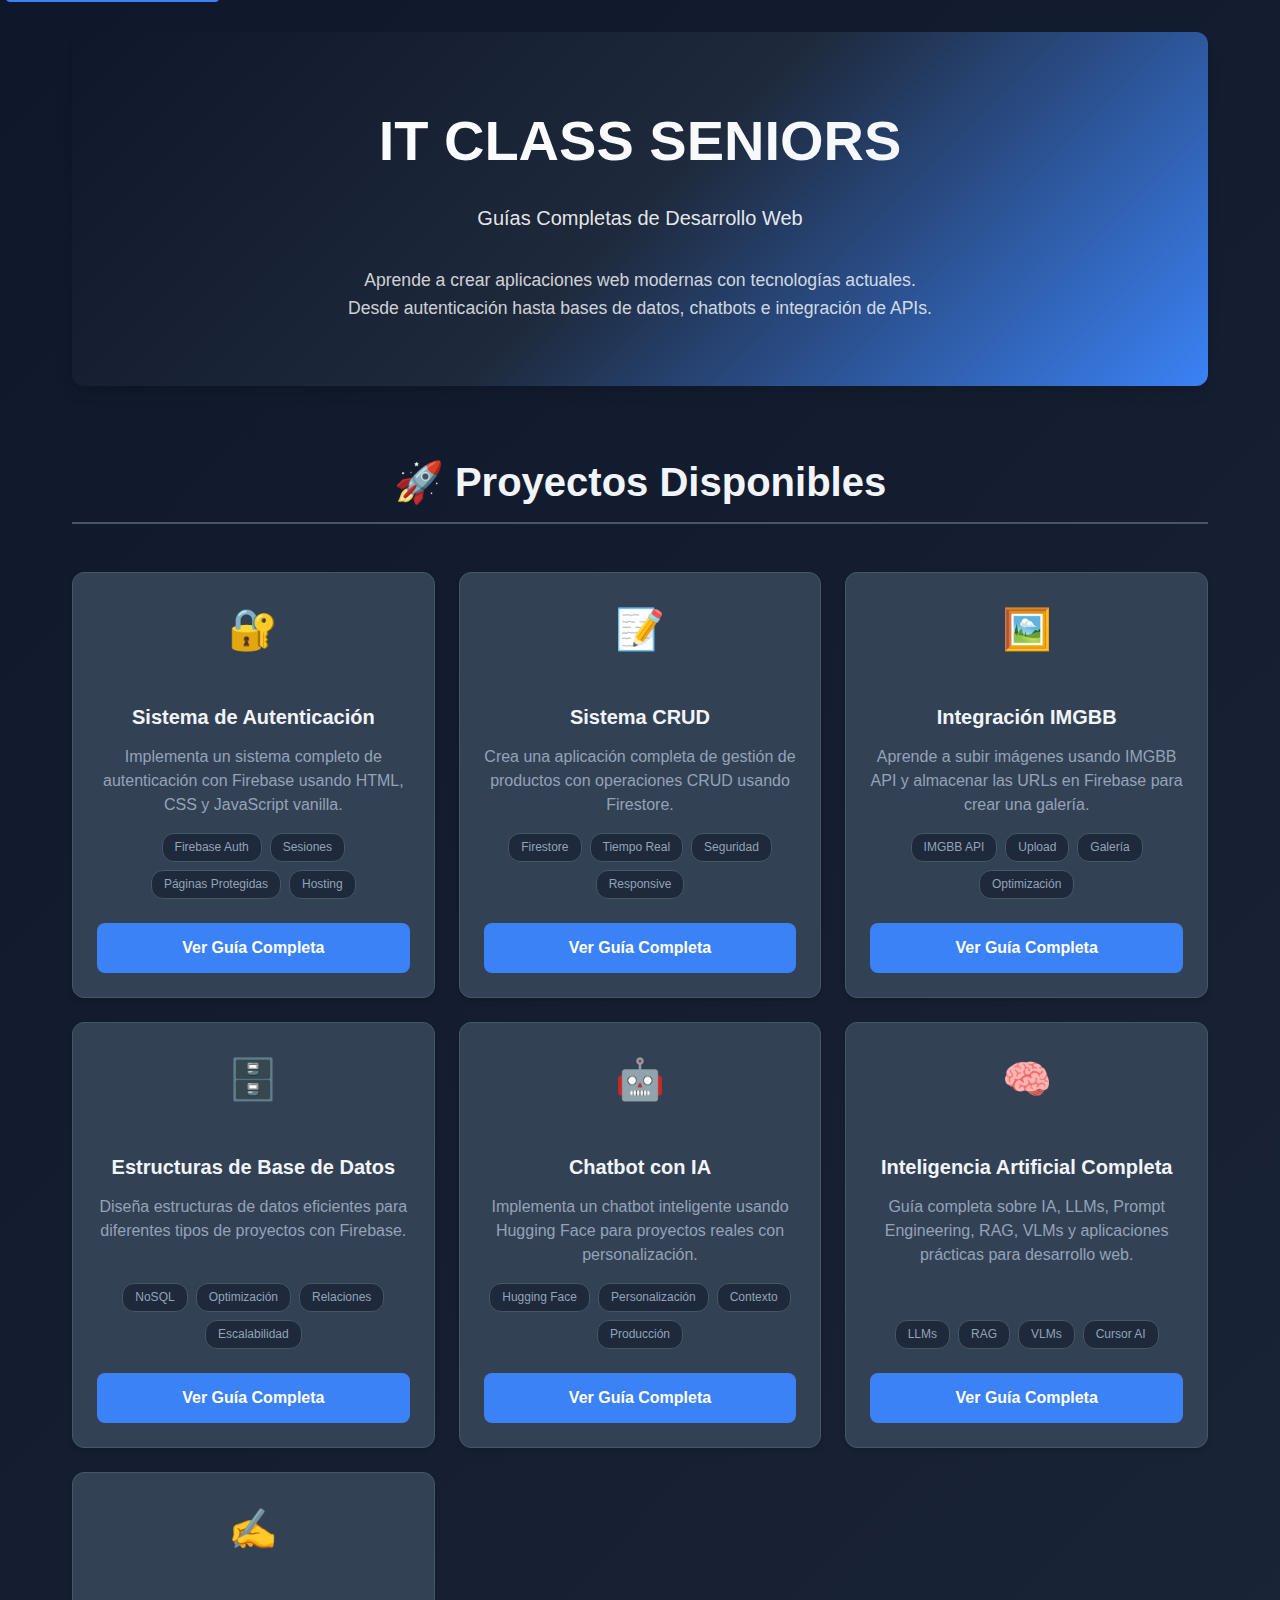
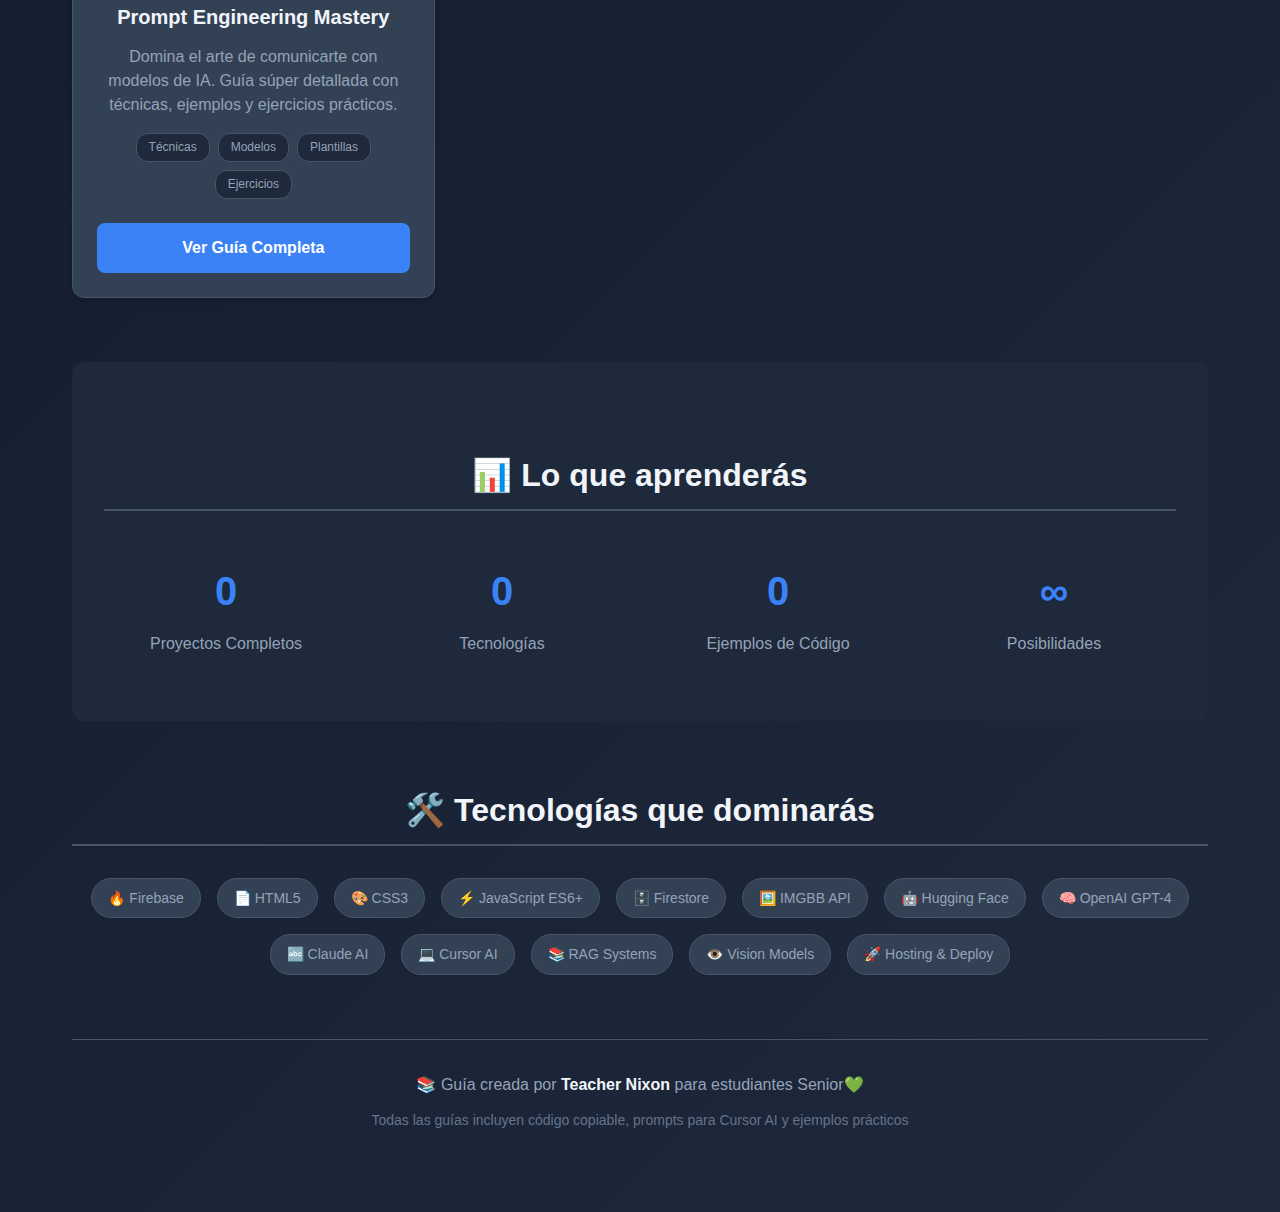
<file: index.html>
<!DOCTYPE html>
<html lang="es">
<head>
    <meta charset="UTF-8">
    <meta name="viewport" content="width=device-width, initial-scale=1.0">
    <title>IT CLASS SENIORS - Guías de Desarrollo</title>
    <!-- CSS Base -->
    <link href="css/variables.css" rel="stylesheet">
    <link href="css/typography.css" rel="stylesheet">
    
    <!-- CSS Específico -->
    <link href="css/index.css" rel="stylesheet">
</head>
<body>
    <!-- Mobile Header -->
    <header class="mobile-header">
        <div class="mobile-header-content">
            <button class="mobile-menu-btn" onclick="toggleMobileSidebar()">
                ☰
            </button>
            <h1 class="mobile-title">IT CLASS SENIORS</h1>
        </div>
    </header>

    <!-- Mobile Sidebar -->
    <nav class="mobile-sidebar" id="mobileSidebar">
        <div class="mobile-sidebar-header">
            <h2>📚 Guías Disponibles</h2>
            <button class="close-btn" onclick="closeMobileSidebar()">×</button>
        </div>
        <div class="mobile-sidebar-content">
            <a href="auth-guide.html" class="mobile-nav-link" onclick="closeMobileSidebar()">
                <span class="nav-icon">🔐</span>
                <span class="nav-text">Sistema de Autenticación</span>
            </a>
            <a href="crud-guide.html" class="mobile-nav-link" onclick="closeMobileSidebar()">
                <span class="nav-icon">📝</span>
                <span class="nav-text">Sistema CRUD</span>
            </a>
            <a href="imgbb-guide.html" class="mobile-nav-link" onclick="closeMobileSidebar()">
                <span class="nav-icon">🖼️</span>
                <span class="nav-text">Integración IMGBB</span>
            </a>
            <a href="database-guide.html" class="mobile-nav-link" onclick="closeMobileSidebar()">
                <span class="nav-icon">🗄️</span>
                <span class="nav-text">Estructuras de Base de Datos</span>
            </a>
            <a href="chatbot-guide.html" class="mobile-nav-link" onclick="closeMobileSidebar()">
                <span class="nav-icon">🤖</span>
                <span class="nav-text">Chatbot con IA</span>
            </a>
            <a href="ai-guide.html" class="mobile-nav-link" onclick="closeMobileSidebar()">
                <span class="nav-icon">🧠</span>
                <span class="nav-text">Inteligencia Artificial Completa</span>
            </a>
            <a href="prompt-engineering-guide.html" class="mobile-nav-link" onclick="closeMobileSidebar()">
                <span class="nav-icon">✍️</span>
                <span class="nav-text">Prompt Engineering Mastery</span>
            </a>
        </div>
    </nav>

    <!-- Mobile Sidebar Overlay -->
    <div class="mobile-sidebar-overlay" id="mobileSidebarOverlay" onclick="closeMobileSidebar()"></div>

    <!-- Scroll to Top Button -->
    <button class="scroll-to-top" id="scrollToTop" onclick="scrollToTop()" title="Volver arriba">
        ↑
    </button>

    <div class="homepage-container">
        <main class="homepage-main">
            <div class="homepage-content">
                <!-- Hero Section -->
                <section class="hero-section">
                    <h1 class="hero-title">IT CLASS SENIORS</h1>
                    <p style="font-size: 1.25rem; color: rgba(255, 255, 255, 0.9); margin-bottom: 2rem;">Guías Completas de Desarrollo Web</p>
                    <p style="font-size: 1.1rem; color: rgba(255, 255, 255, 0.8); max-width: 600px; margin: 0 auto; line-height: 1.6;">
                        Aprende a crear aplicaciones web modernas con tecnologías actuales. 
                        Desde autenticación hasta bases de datos, chatbots e integración de APIs.
                    </p>
                </section>
                
                <!-- Projects Grid -->
                <section class="projects-section">
                    <h2 style="text-align: center; margin-bottom: 3rem; font-size: 2.5rem;">🚀 Proyectos Disponibles</h2>
                    
                    <div class="projects-grid">
                        <!-- Auth System Card -->
                        <div class="project-card">
                            <div class="card-icon">🔐</div>
                            <h3 class="card-title">Sistema de Autenticación</h3>
                            <p class="card-description">
                                Implementa un sistema completo de autenticación con Firebase usando HTML, CSS y JavaScript vanilla.
                            </p>
                            <div class="card-tags">
                                <span class="tag">Firebase Auth</span>
                                <span class="tag">Sesiones</span>
                                <span class="tag">Páginas Protegidas</span>
                                <span class="tag">Hosting</span>
                            </div>
                            <a href="auth-guide.html" class="project-button">Ver Guía Completa</a>
                        </div>

                        <!-- CRUD System Card -->
                        <div class="project-card">
                            <div class="card-icon">📝</div>
                            <h3 class="card-title">Sistema CRUD</h3>
                            <p class="card-description">
                                Crea una aplicación completa de gestión de productos con operaciones CRUD usando Firestore.
                            </p>
                            <div class="card-tags">
                                <span class="tag">Firestore</span>
                                <span class="tag">Tiempo Real</span>
                                <span class="tag">Seguridad</span>
                                <span class="tag">Responsive</span>
                            </div>
                            <a href="crud-guide.html" class="project-button">Ver Guía Completa</a>
                        </div>

                        <!-- IMGBB Integration Card -->
                        <div class="project-card">
                            <div class="card-icon">🖼️</div>
                            <h3 class="card-title">Integración IMGBB</h3>
                            <p class="card-description">
                                Aprende a subir imágenes usando IMGBB API y almacenar las URLs en Firebase para crear una galería.
                            </p>
                            <div class="card-tags">
                                <span class="tag">IMGBB API</span>
                                <span class="tag">Upload</span>
                                <span class="tag">Galería</span>
                                <span class="tag">Optimización</span>
                            </div>
                            <a href="imgbb-guide.html" class="project-button">Ver Guía Completa</a>
                        </div>

                        <!-- Database Structure Card -->
                        <div class="project-card">
                            <div class="card-icon">🗄️</div>
                            <h3 class="card-title">Estructuras de Base de Datos</h3>
                            <p class="card-description">
                                Diseña estructuras de datos eficientes para diferentes tipos de proyectos con Firebase.
                            </p>
                            <div class="card-tags">
                                <span class="tag">NoSQL</span>
                                <span class="tag">Optimización</span>
                                <span class="tag">Relaciones</span>
                                <span class="tag">Escalabilidad</span>
                            </div>
                            <a href="database-guide.html" class="project-button">Ver Guía Completa</a>
                        </div>

                        <!-- Chatbot Card -->
                        <div class="project-card">
                            <div class="card-icon">🤖</div>
                            <h3 class="card-title">Chatbot con IA</h3>
                            <p class="card-description">
                                Implementa un chatbot inteligente usando Hugging Face para proyectos reales con personalización.
                            </p>
                            <div class="card-tags">
                                <span class="tag">Hugging Face</span>
                                <span class="tag">Personalización</span>
                                <span class="tag">Contexto</span>
                                <span class="tag">Producción</span>
                            </div>
                            <a href="chatbot-guide.html" class="project-button">Ver Guía Completa</a>
                        </div>

                        <!-- AI Guide Card -->
                        <div class="project-card">
                            <div class="card-icon">🧠</div>
                            <h3 class="card-title">Inteligencia Artificial Completa</h3>
                            <p class="card-description">
                                Guía completa sobre IA, LLMs, Prompt Engineering, RAG, VLMs y aplicaciones prácticas para desarrollo web.
                            </p>
                            <div class="card-tags">
                                <span class="tag">LLMs</span>
                                <span class="tag">RAG</span>
                                <span class="tag">VLMs</span>
                                <span class="tag">Cursor AI</span>
                            </div>
                            <a href="ai-guide.html" class="project-button">Ver Guía Completa</a>
                        </div>

                        <!-- Prompt Engineering Guide Card -->
                        <div class="project-card">
                            <div class="card-icon">✍️</div>
                            <h3 class="card-title">Prompt Engineering Mastery</h3>
                            <p class="card-description">
                                Domina el arte de comunicarte con modelos de IA. Guía súper detallada con técnicas, ejemplos y ejercicios prácticos.
                            </p>
                            <div class="card-tags">
                                <span class="tag">Técnicas</span>
                                <span class="tag">Modelos</span>
                                <span class="tag">Plantillas</span>
                                <span class="tag">Ejercicios</span>
                            </div>
                            <a href="prompt-engineering-guide.html" class="project-button">Ver Guía Completa</a>
                        </div>
                    </div>
                </section>

                <!-- Stats Section -->
                <section class="stats-section">
                    <h2>📊 Lo que aprenderás</h2>
                    <div class="stats-grid">
                        <div class="stat-item">
                            <div class="stat-number" id="projectsCount">0</div>
                            <div class="stat-label">Proyectos Completos</div>
                        </div>
                        <div class="stat-item">
                            <div class="stat-number" id="technologiesCount">0</div>
                            <div class="stat-label">Tecnologías</div>
                        </div>
                        <div class="stat-item">
                            <div class="stat-number" id="examplesCount">0</div>
                            <div class="stat-label">Ejemplos de Código</div>
                        </div>
                        <div class="stat-item">
                            <div class="stat-number" id="possibilitiesCount">∞</div>
                            <div class="stat-label">Posibilidades</div>
                        </div>
                    </div>
                </section>

                <!-- Technologies Section -->
                <section class="technologies-section">
                    <h2>🛠️ Tecnologías que dominarás</h2>
                    <div class="tech-badges">
                        <span class="tech-badge">🔥 Firebase</span>
                        <span class="tech-badge">📄 HTML5</span>
                        <span class="tech-badge">🎨 CSS3</span>
                        <span class="tech-badge">⚡ JavaScript ES6+</span>
                        <span class="tech-badge">🗄️ Firestore</span>
                        <span class="tech-badge">🖼️ IMGBB API</span>
                        <span class="tech-badge">🤖 Hugging Face</span>
                        <span class="tech-badge">🧠 OpenAI GPT-4</span>
                        <span class="tech-badge">🔤 Claude AI</span>
                        <span class="tech-badge">💻 Cursor AI</span>
                        <span class="tech-badge">📚 RAG Systems</span>
                        <span class="tech-badge">👁️ Vision Models</span>
                        <span class="tech-badge">🚀 Hosting & Deploy</span>
                    </div>
                </section>

                <!-- Footer -->
                <footer class="homepage-footer">
                    <p class="footer-main-text">
                        📚 Guía creada por <strong>Teacher Nixon</strong> para estudiantes Senior💚
                    </p>
                    <p class="footer-sub-text">
                        Todas las guías incluyen código copiable, prompts para Cursor AI y ejemplos prácticos
                    </p>
                </footer>
        </div>
        </main>
    </div>

    <!-- Scripts -->
    <script src="assets/script.js"></script>
    <script>
        // Mobile Sidebar Functions
        function toggleMobileSidebar() {
            const sidebar = document.getElementById('mobileSidebar');
            const overlay = document.getElementById('mobileSidebarOverlay');
            
            sidebar.classList.toggle('open');
            overlay.classList.toggle('active');
        }

        function closeMobileSidebar() {
            const sidebar = document.getElementById('mobileSidebar');
            const overlay = document.getElementById('mobileSidebarOverlay');
            
            sidebar.classList.remove('open');
            overlay.classList.remove('active');
        }

        // Close sidebar when pressing Escape key
        document.addEventListener('keydown', function(e) {
            if (e.key === 'Escape') {
                closeMobileSidebar();
            }
        });

        // Animated Counter Function
        function animateCounter(element, target, duration = 2000) {
            let start = 0;
            const increment = target / (duration / 16);
            
            function updateCounter() {
                start += increment;
                if (start < target) {
                    element.textContent = Math.floor(start);
                    requestAnimationFrame(updateCounter);
                } else {
                    element.textContent = target;
                }
            }
            
            updateCounter();
        }

        // Intersection Observer for animations
        const observerOptions = {
            threshold: 0.5,
            rootMargin: '0px 0px -100px 0px'
        };

        const observer = new IntersectionObserver((entries) => {
            entries.forEach(entry => {
                if (entry.isIntersecting) {
                    const target = entry.target;
                    
                    if (target.id === 'projectsCount') {
                        animateCounter(target, 7);
                    } else if (target.id === 'technologiesCount') {
                        animateCounter(target, 15);
                    } else if (target.id === 'examplesCount') {
                        animateCounter(target, 100);
                    }
                    
                    observer.unobserve(target);
                }
            });
        }, observerOptions);

        // Start observing when DOM is loaded
        document.addEventListener('DOMContentLoaded', function() {
            const projectsCount = document.getElementById('projectsCount');
            const technologiesCount = document.getElementById('technologiesCount');
            const examplesCount = document.getElementById('examplesCount');
            
            if (projectsCount) observer.observe(projectsCount);
            if (technologiesCount) observer.observe(technologiesCount);
            if (examplesCount) observer.observe(examplesCount);
        });

        // Scroll to Top Function
        function scrollToTop() {
            window.scrollTo({
                top: 0,
                behavior: 'smooth'
            });
        }

        // Show/Hide Scroll to Top Button
        window.addEventListener('scroll', function() {
            const scrollToTopBtn = document.getElementById('scrollToTop');
            if (window.pageYOffset > 300) {
                scrollToTopBtn.classList.add('show');
            } else {
                scrollToTopBtn.classList.remove('show');
            }
        });
    </script>
</body>
</html>
</file>
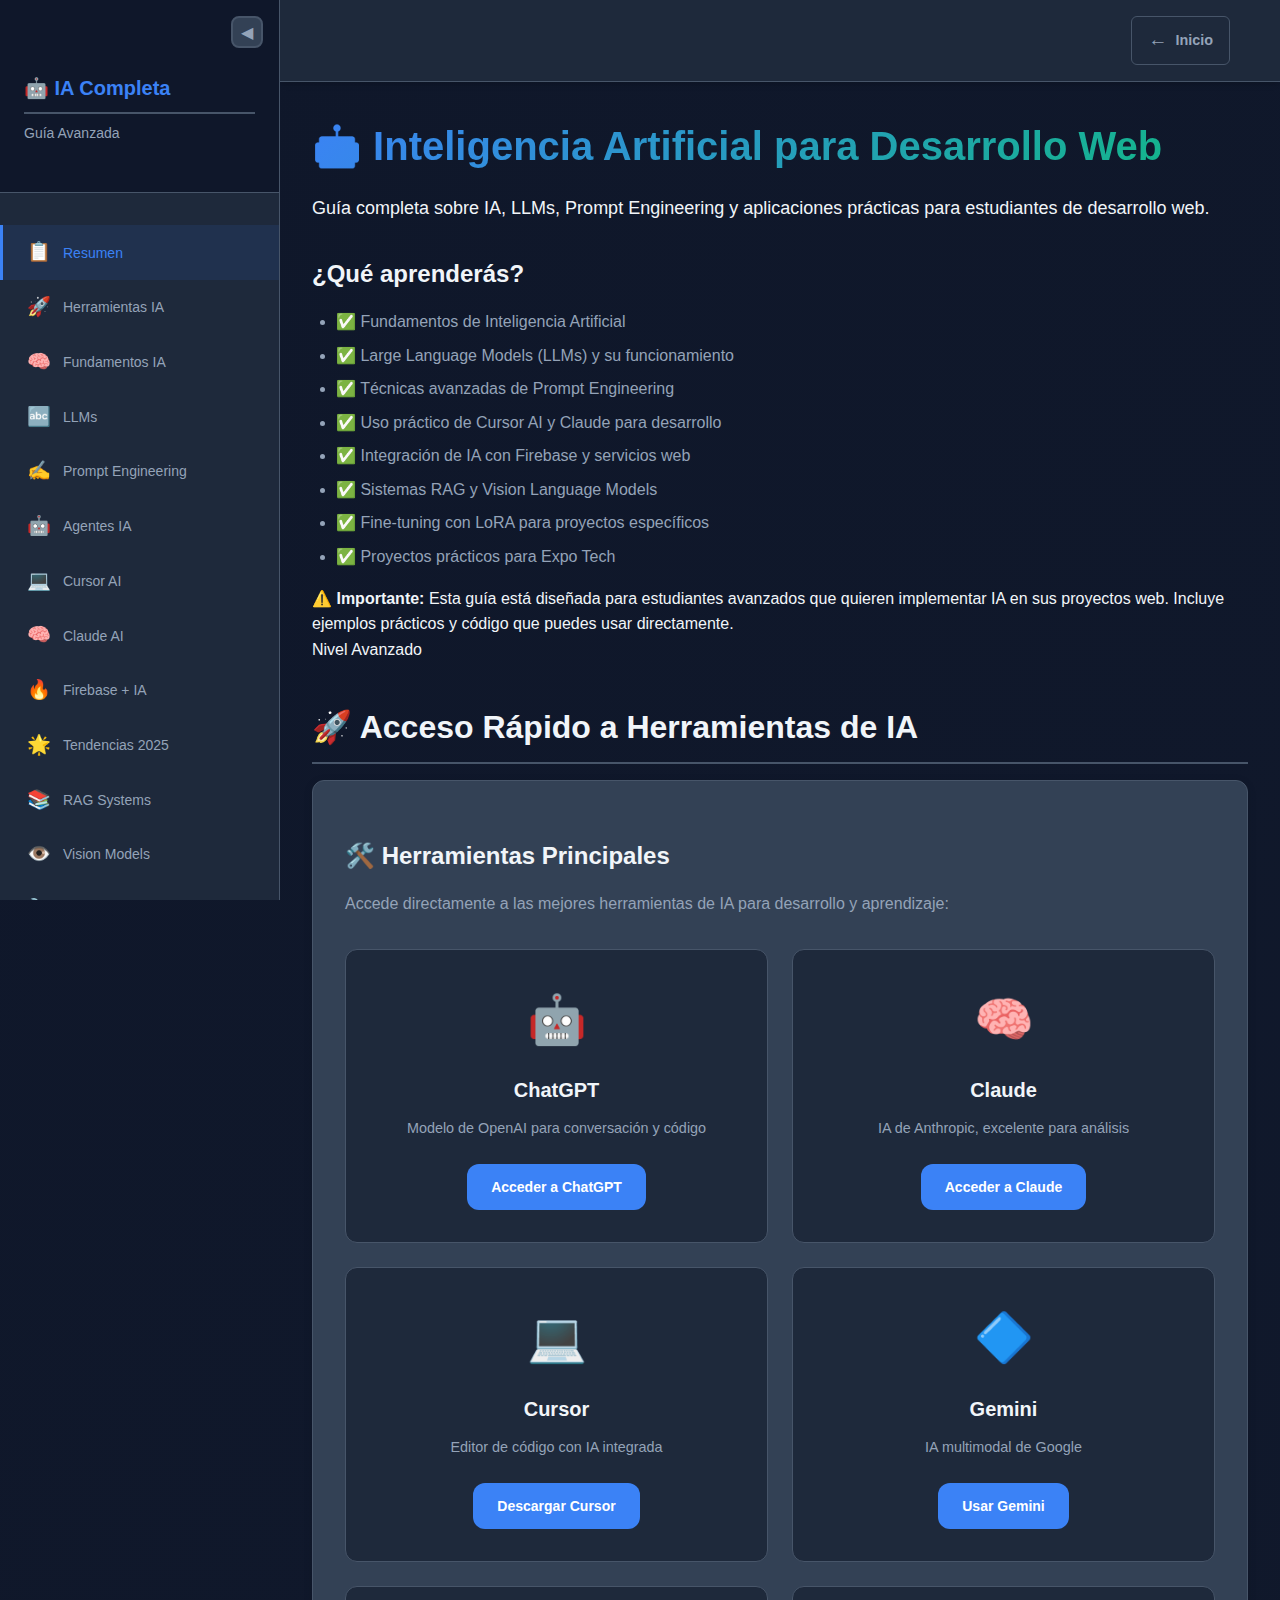
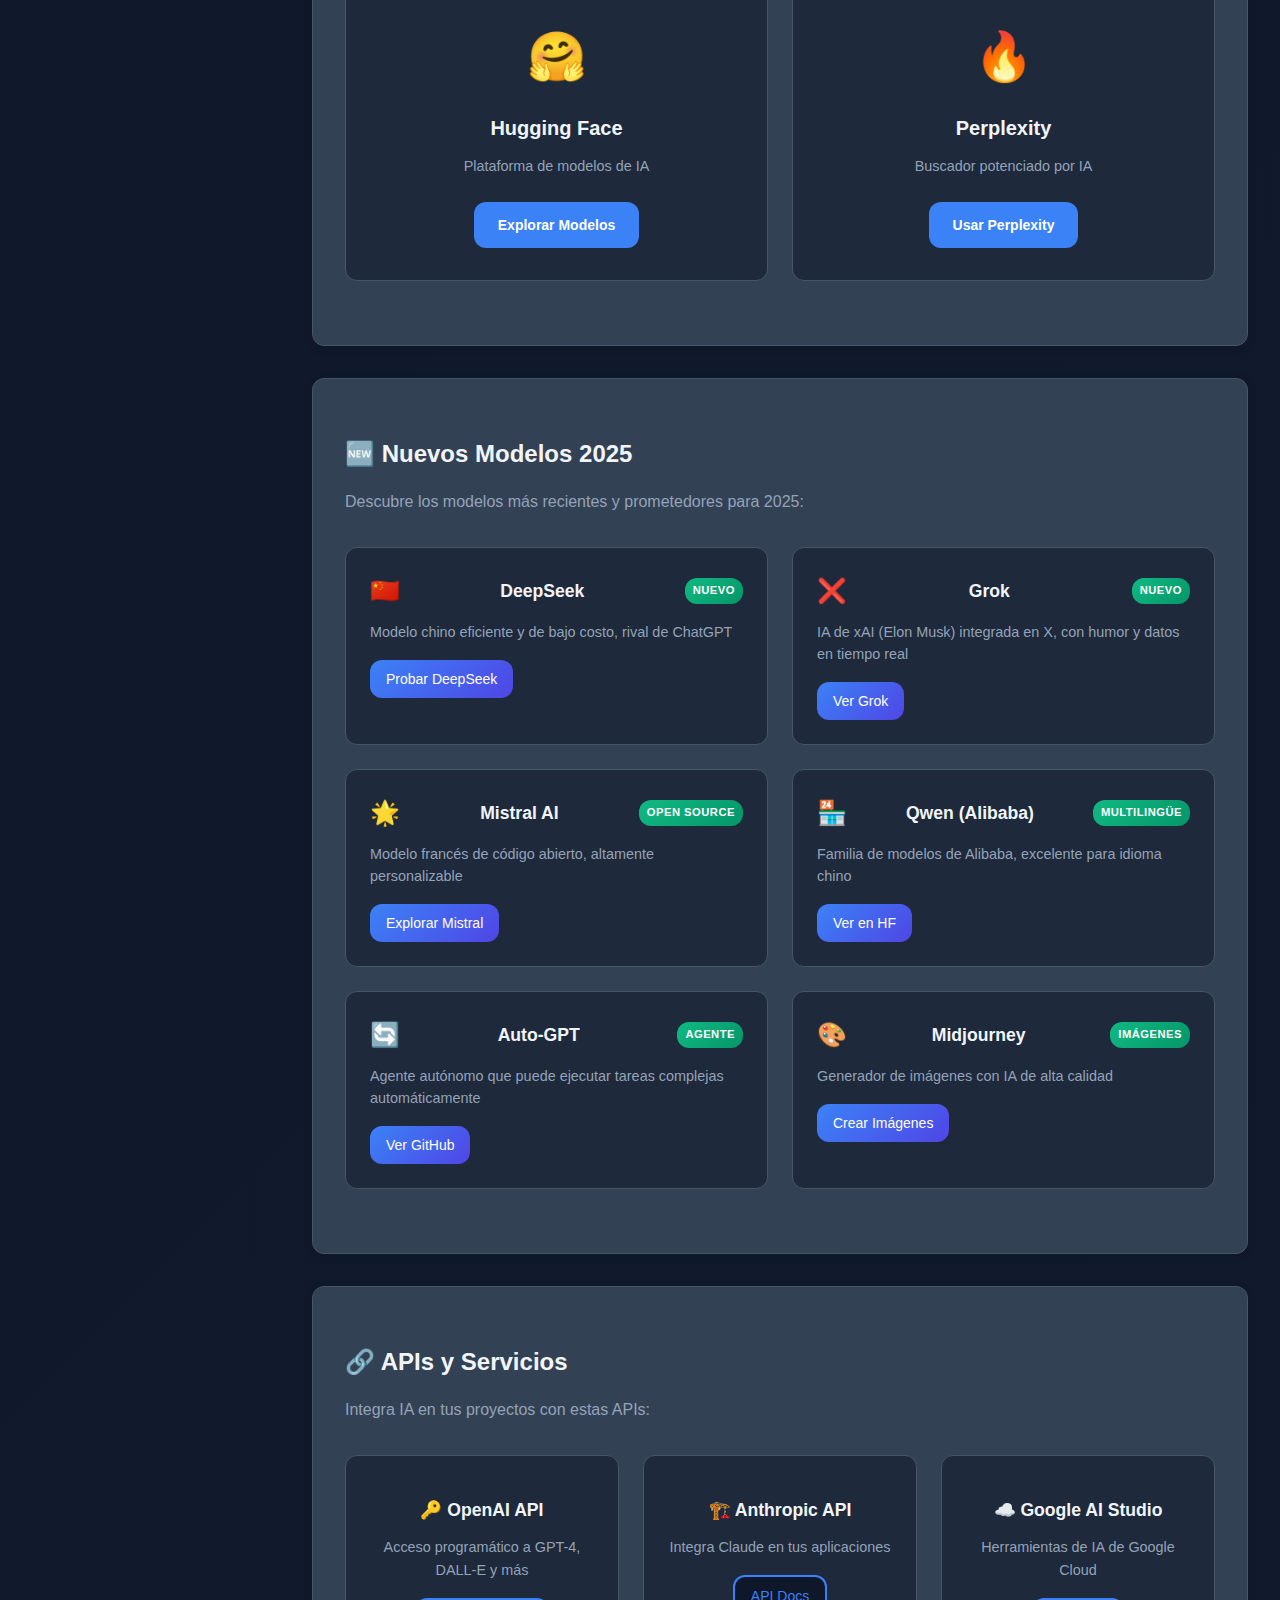
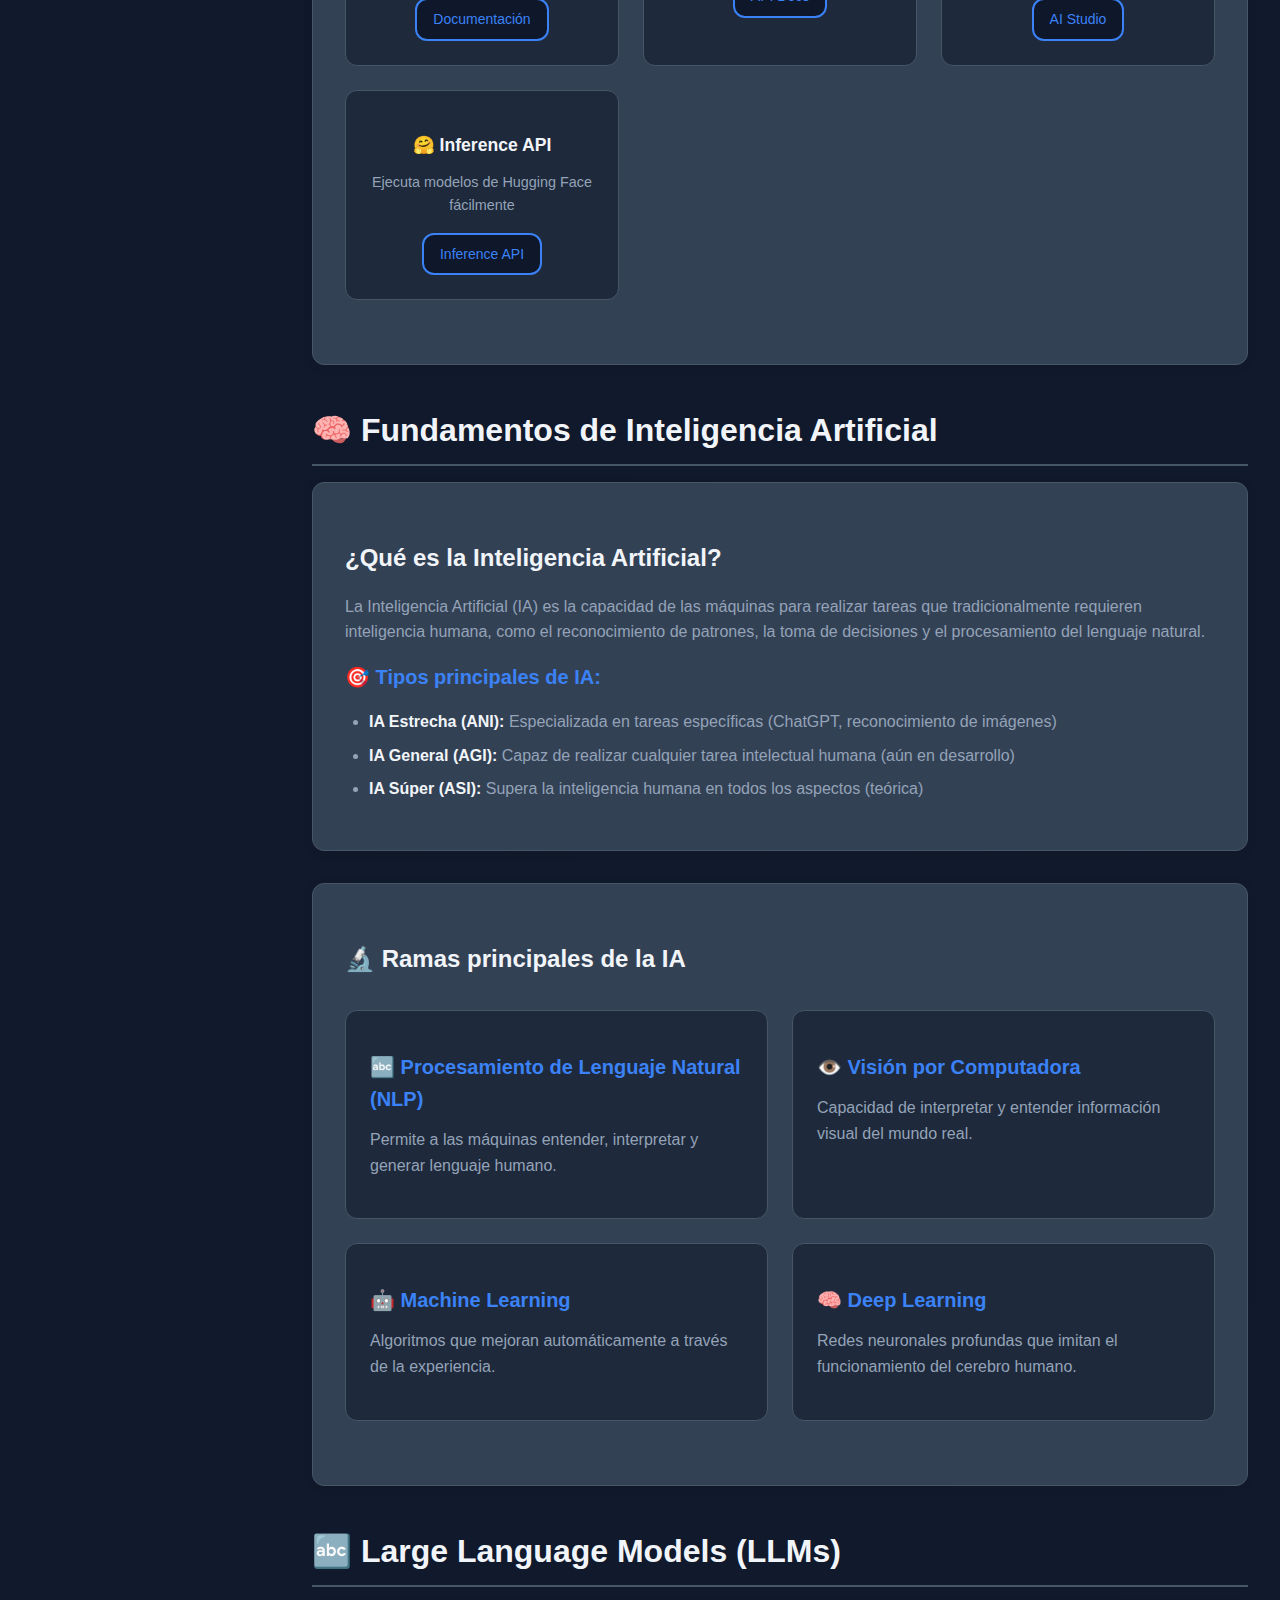
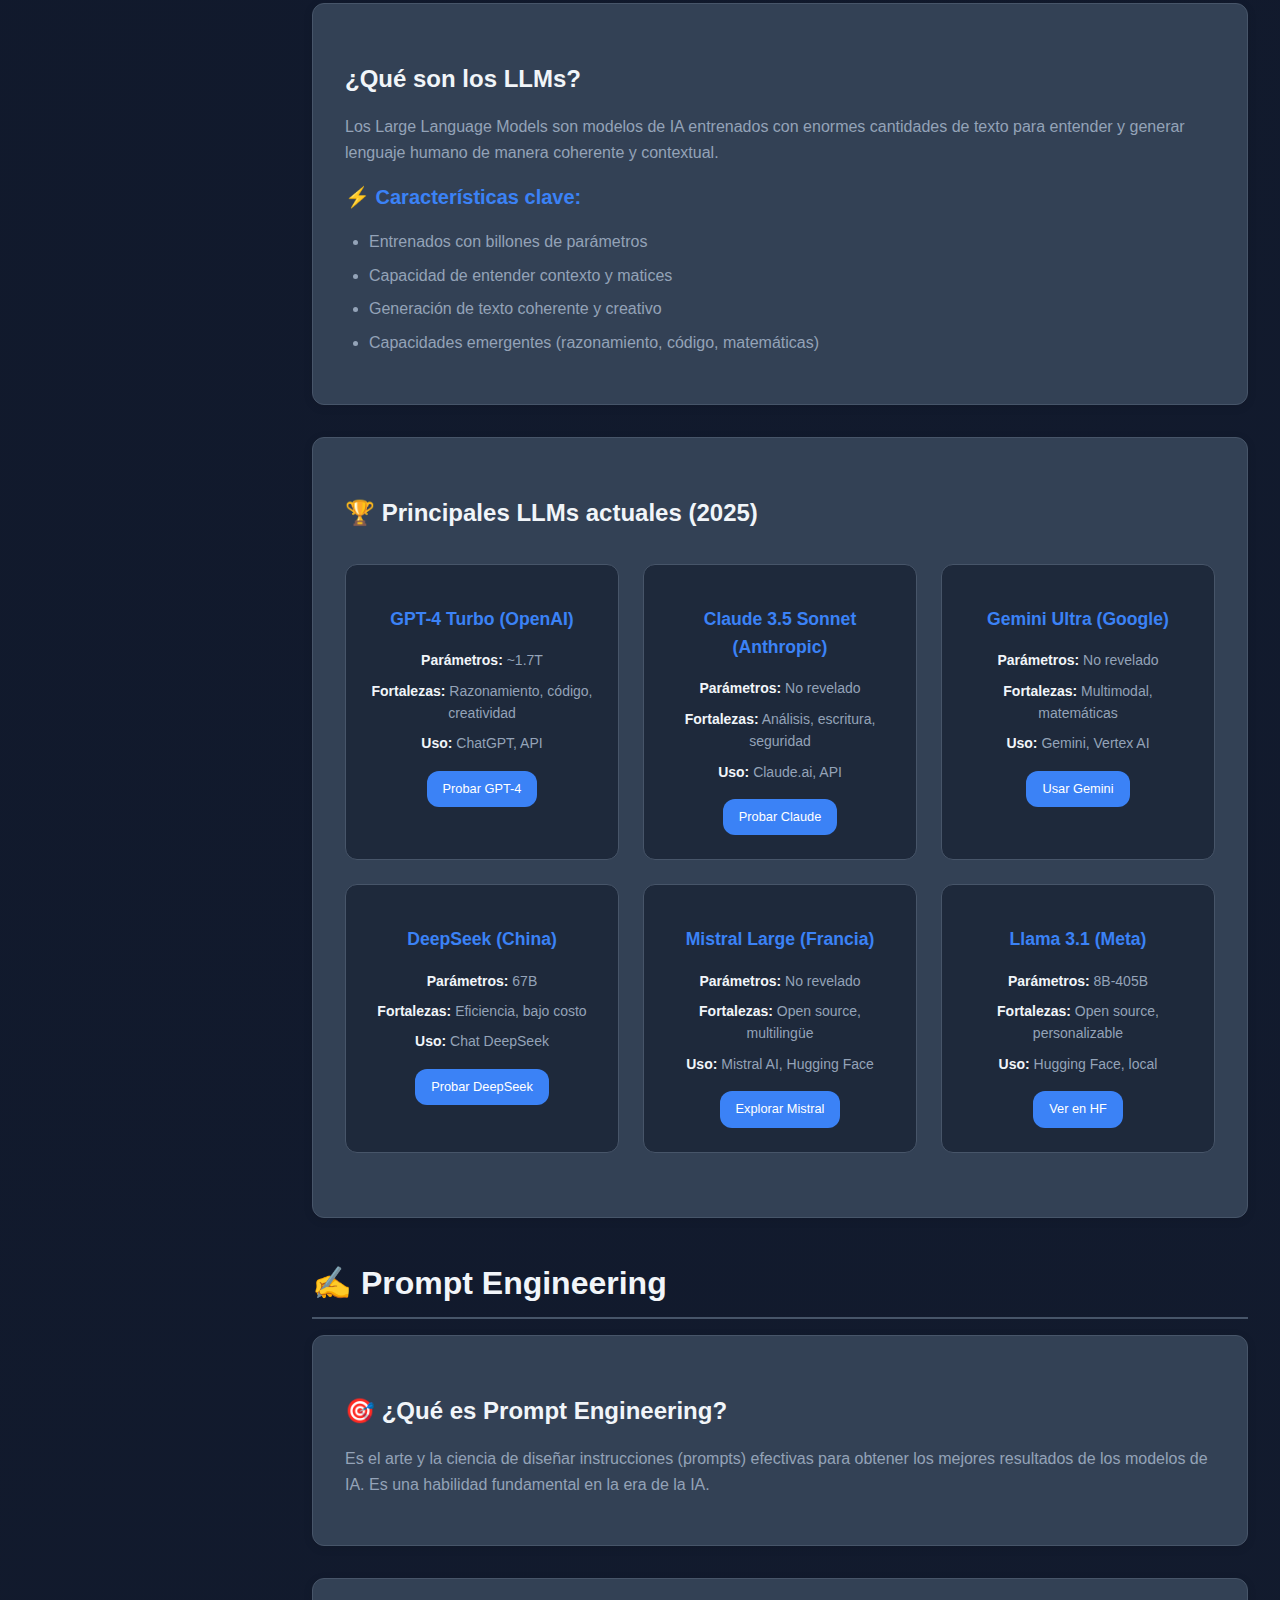
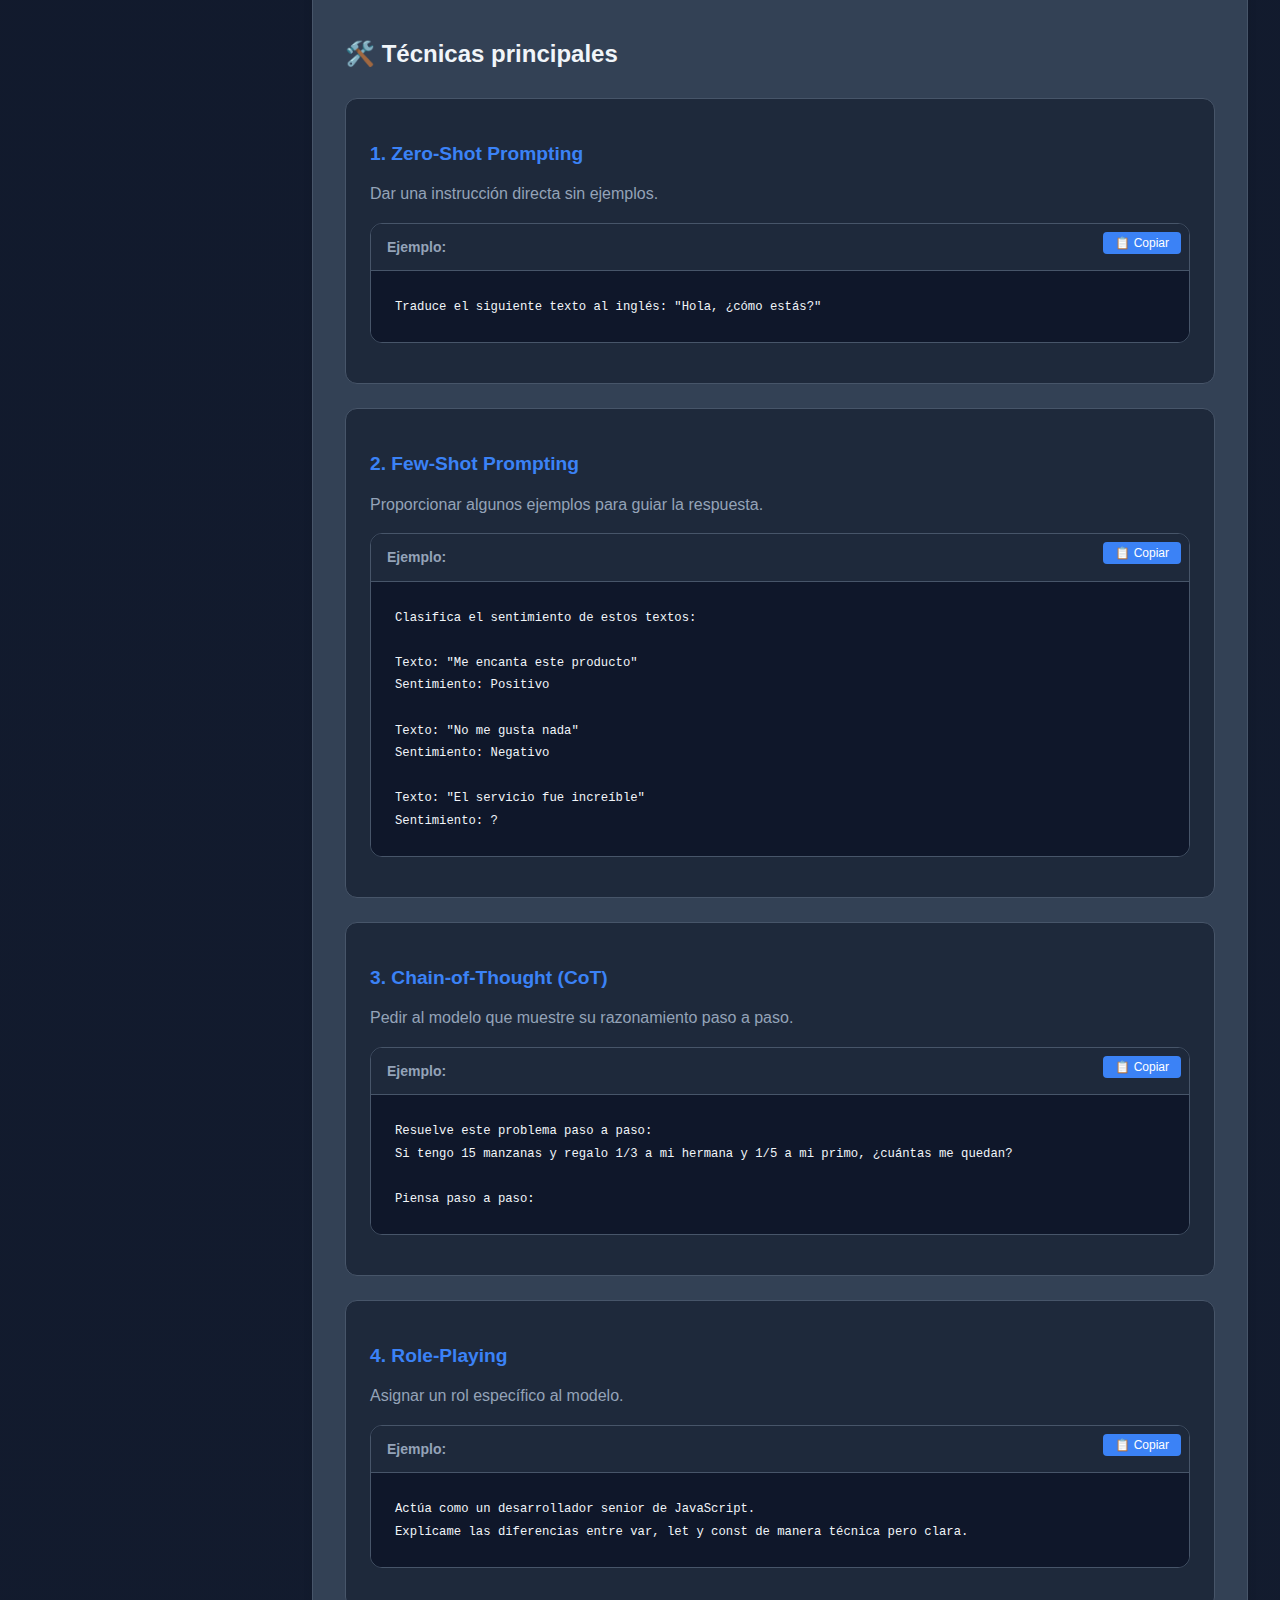
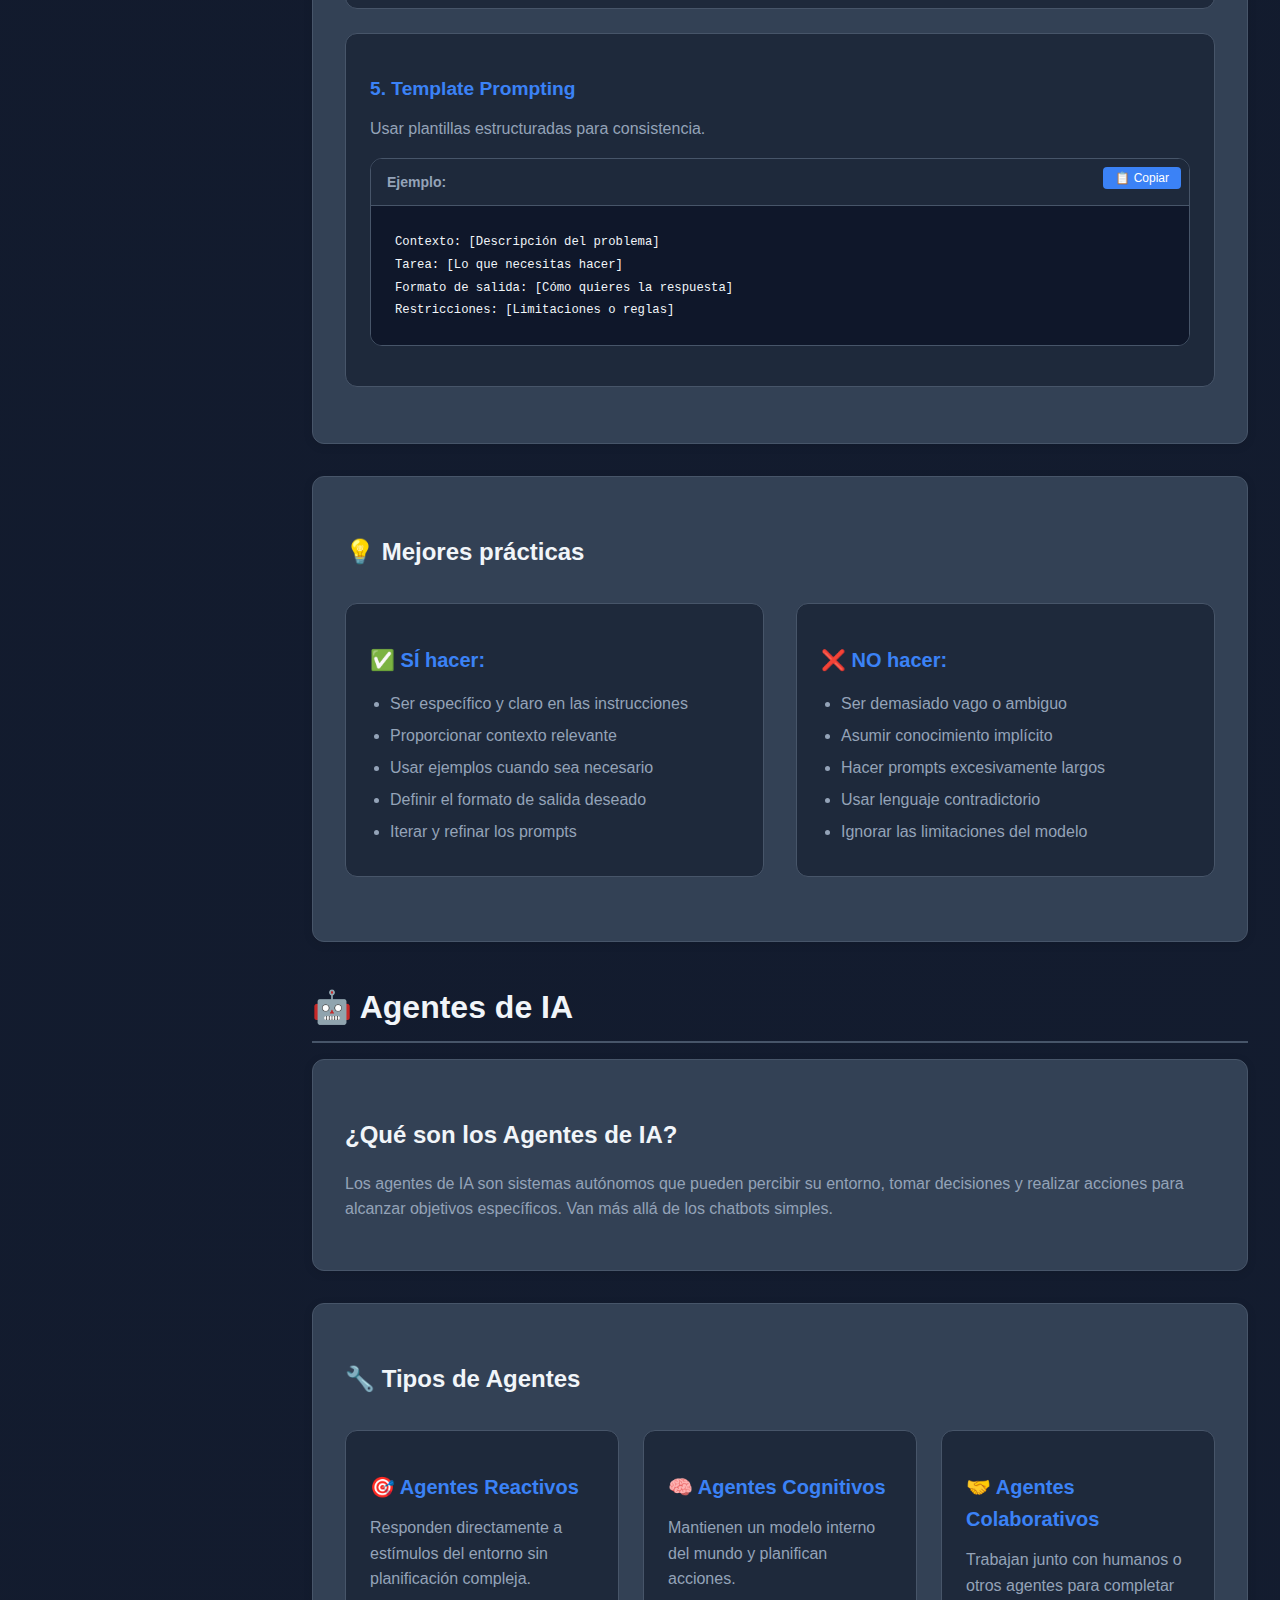
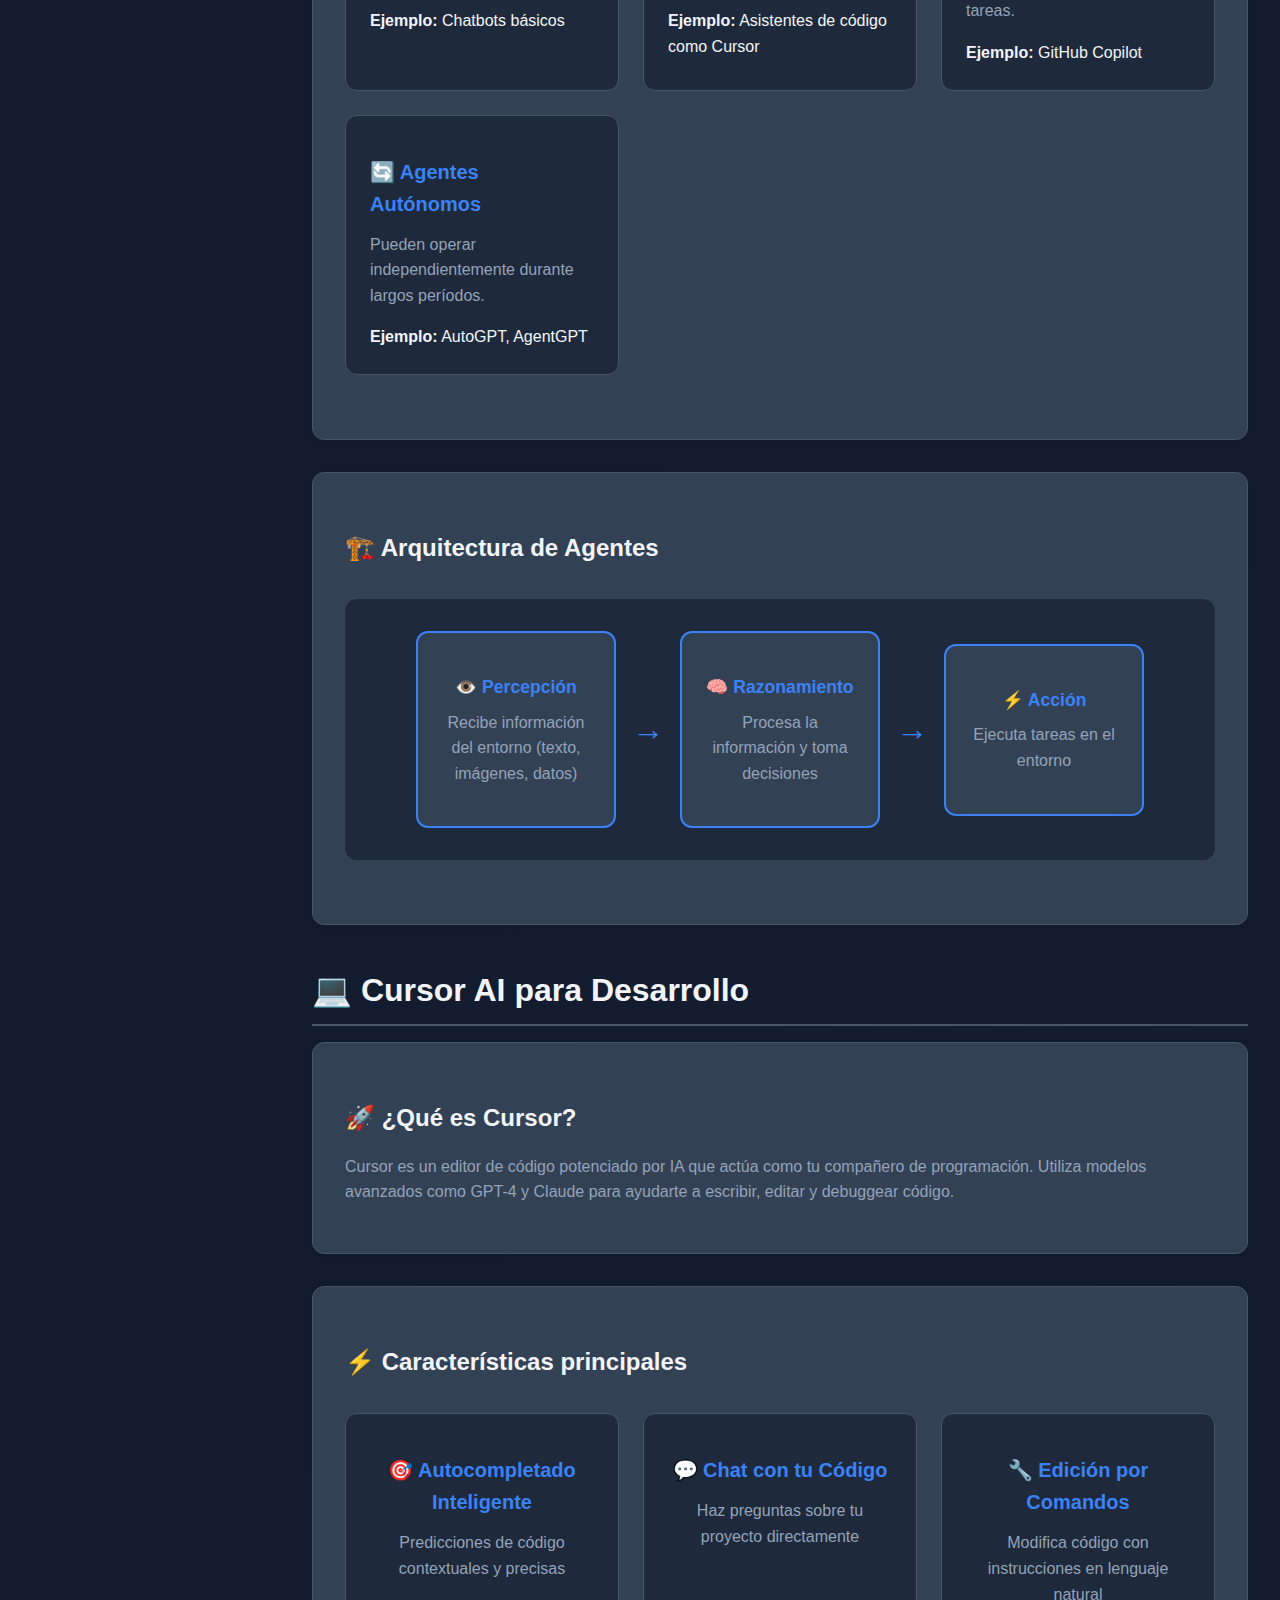
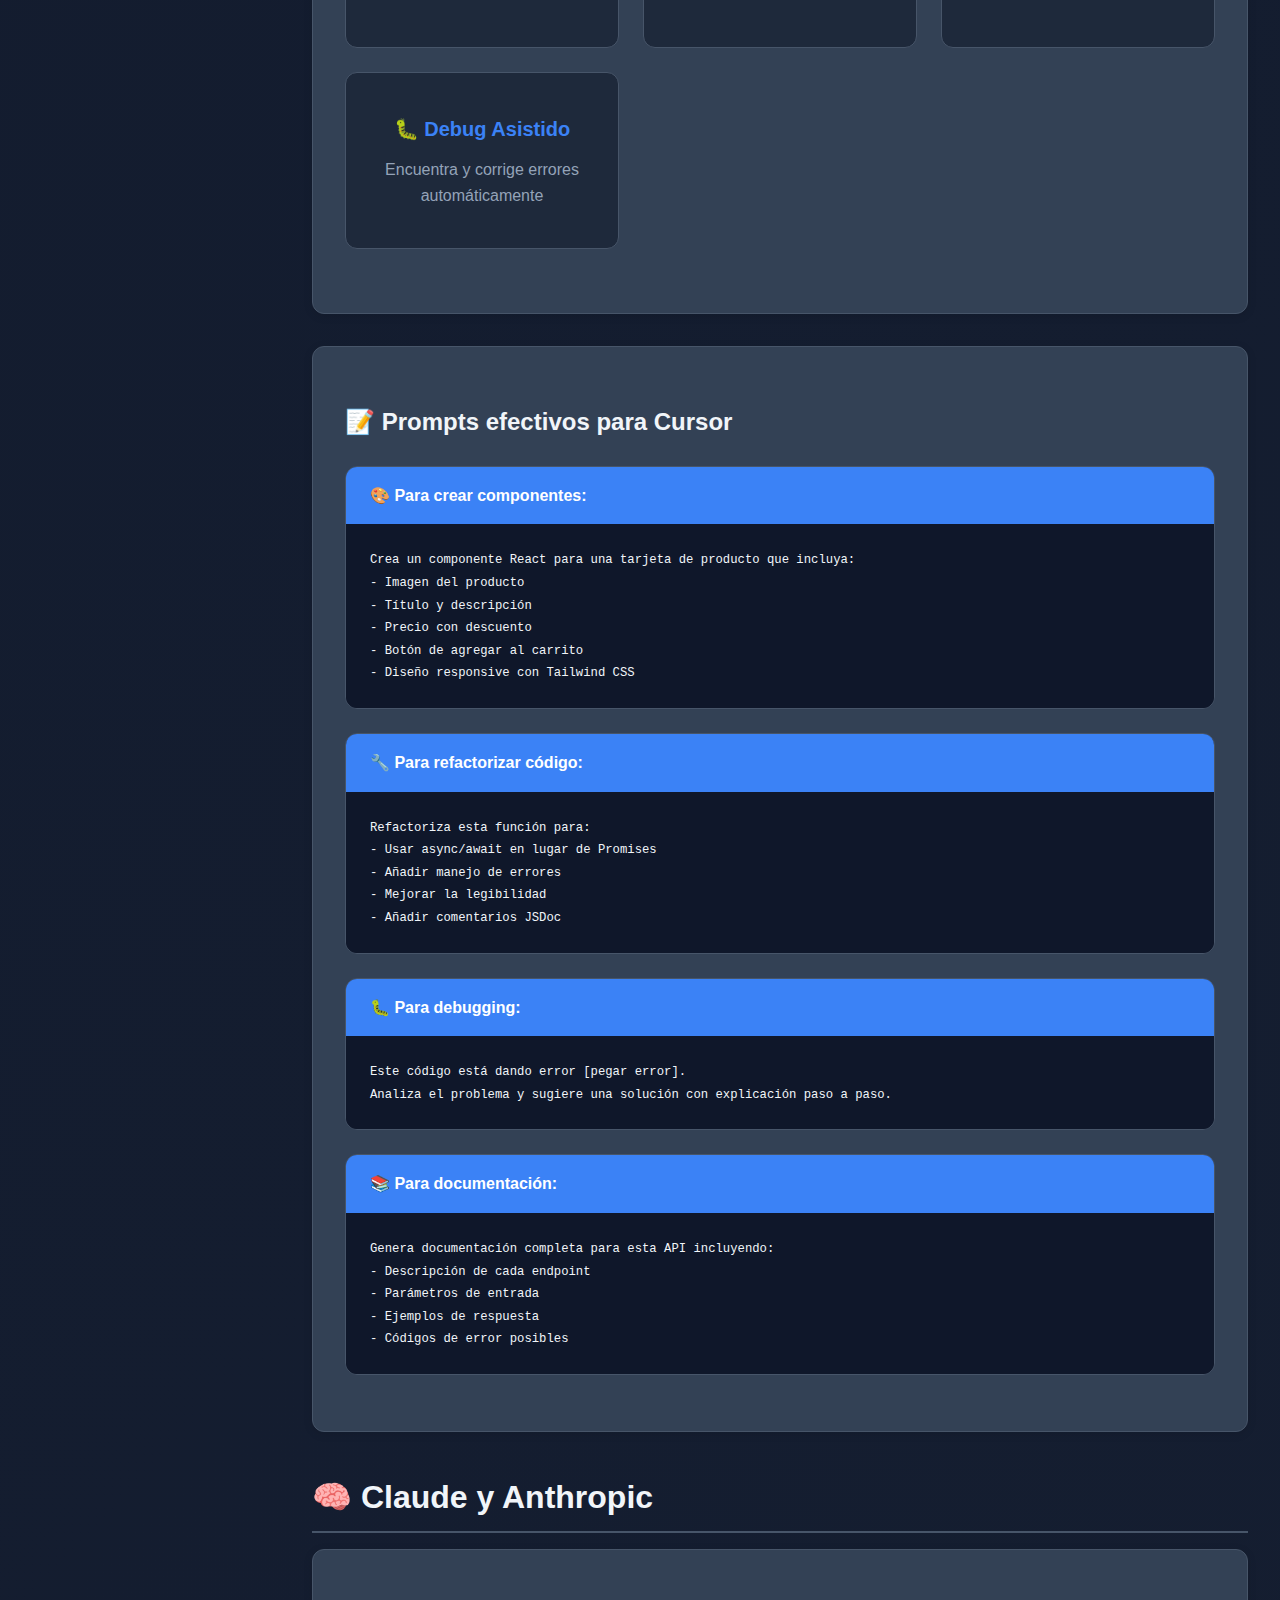
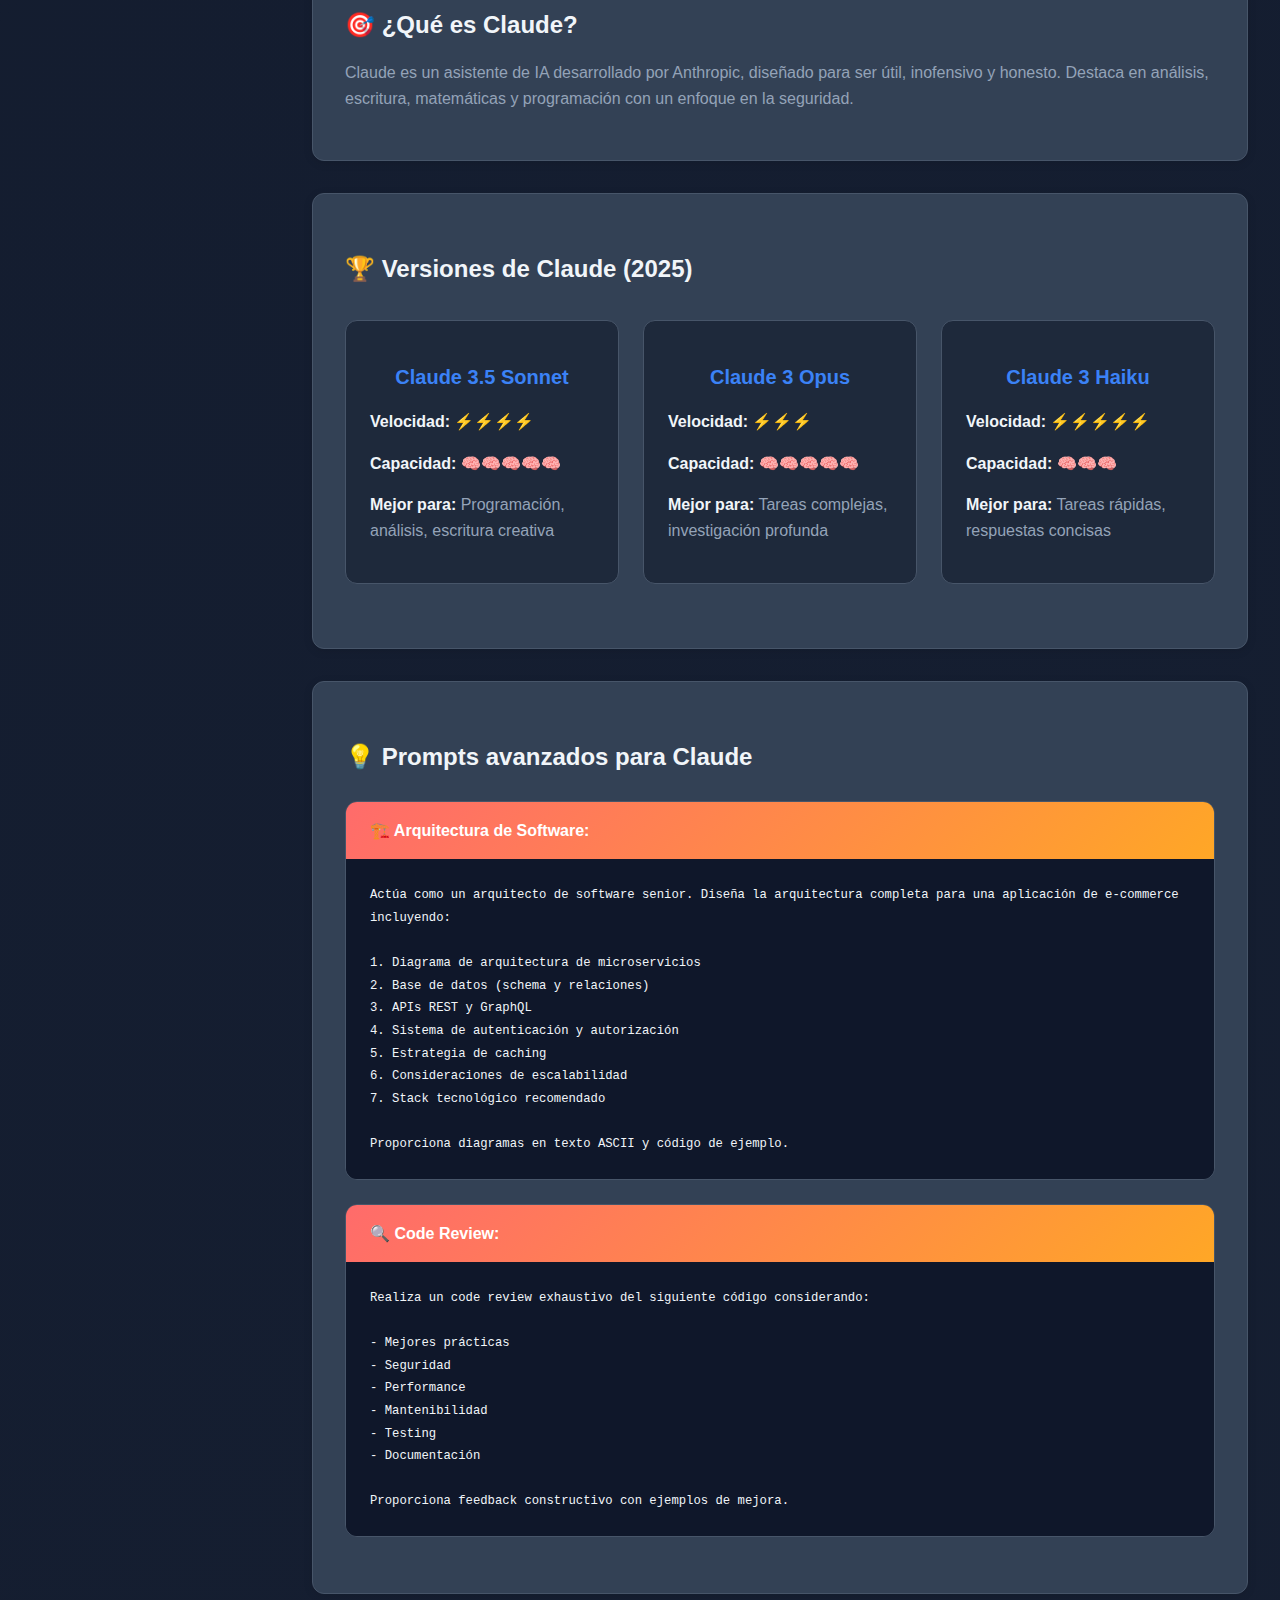
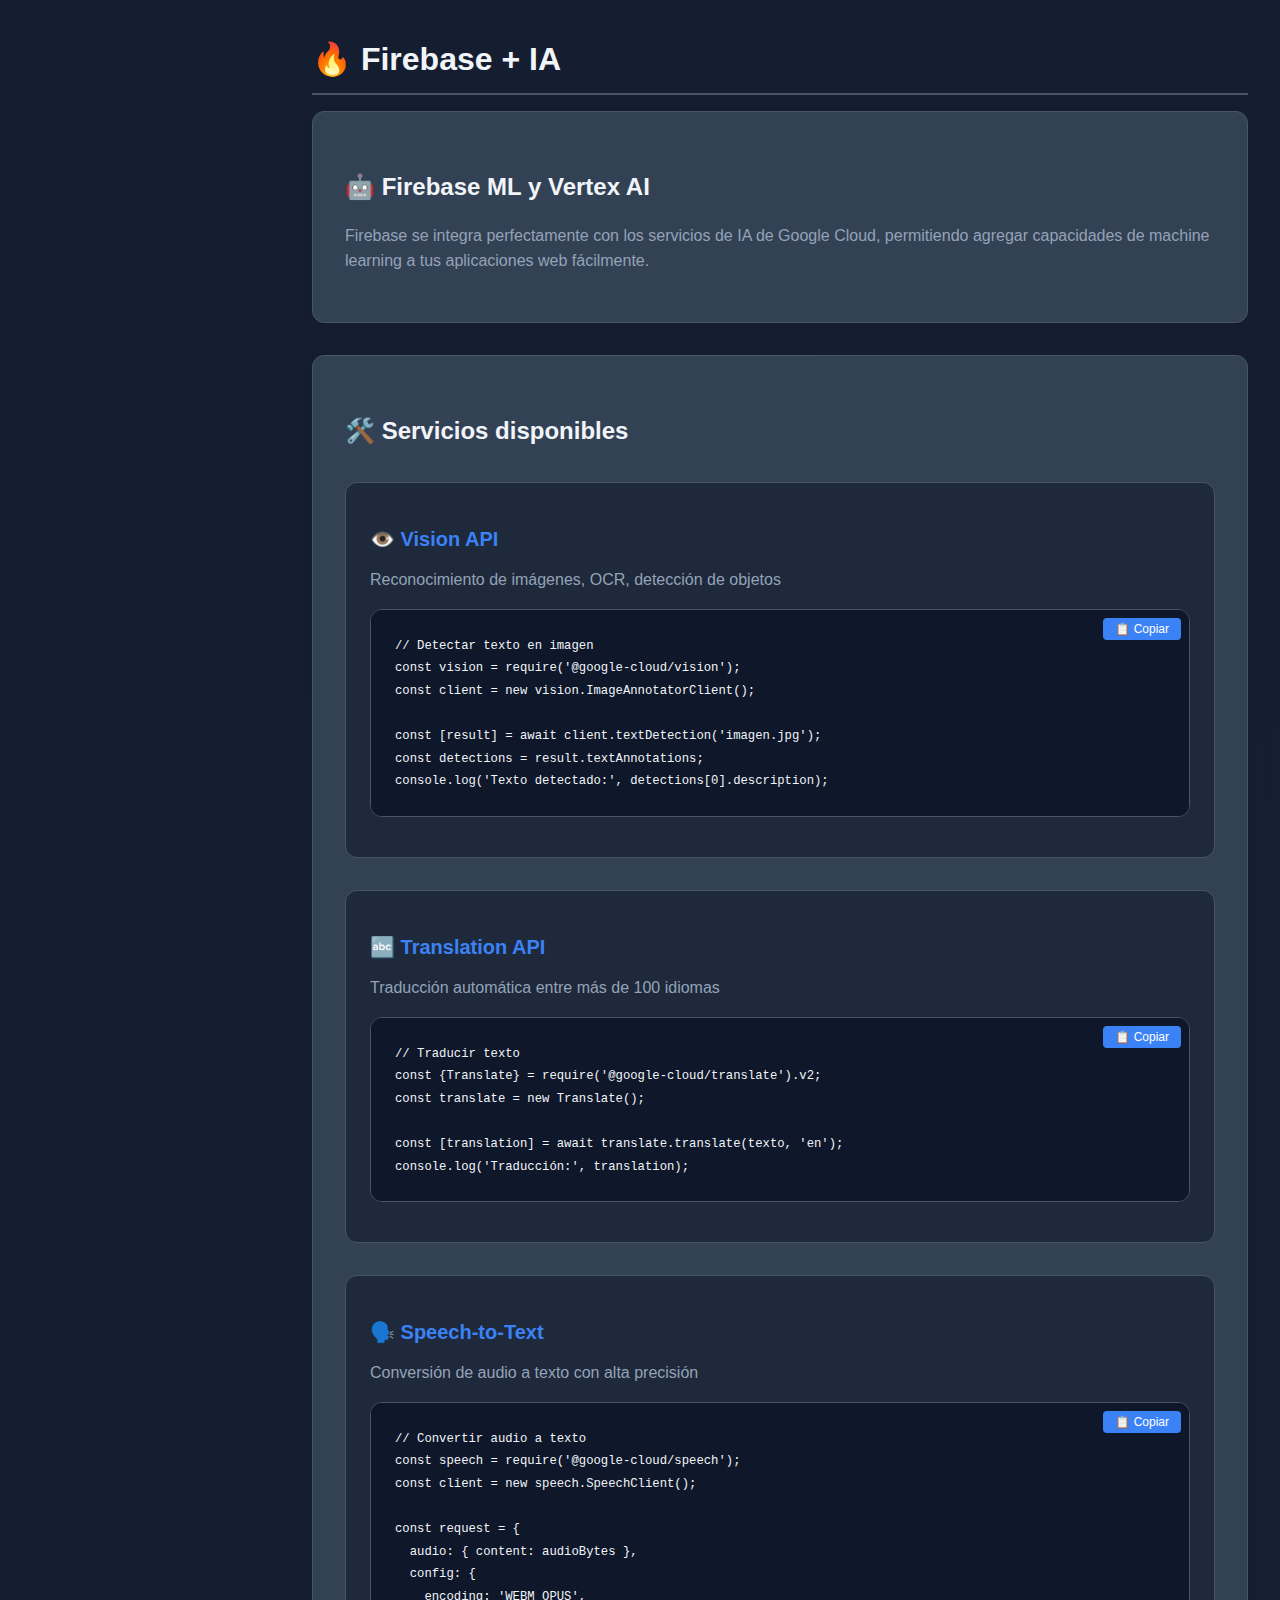
<file: ai-guide.html>
<!DOCTYPE html>
<html lang="es">
<head>
    <meta charset="UTF-8">
    <meta name="viewport" content="width=device-width, initial-scale=1.0">
    <title>Guía Completa de Inteligencia Artificial - IT CLASS SENIORS</title>
    
    <!-- CSS Base -->
    <link href="css/variables.css" rel="stylesheet">
    <link href="css/typography.css" rel="stylesheet">
    <link href="css/layout.css" rel="stylesheet">
    
    <!-- CSS Componentes -->
    <link href="components/header.css" rel="stylesheet">
    <link href="components/footer.css" rel="stylesheet">
    
    <!-- CSS Específico -->
    <link href="css/ai-guide.css" rel="stylesheet">
</head>
<body>
    <div class="layout">
        <!-- Sidebar Navigation -->
        <nav class="sidebar">
            <div class="sidebar-header">
                <h2>🤖 IA Completa</h2>
                <p>Guía Avanzada</p>
            </div>
            <ul class="nav-links">
                <li><a href="#overview" class="nav-link active">
                    <span class="nav-icon">📋</span>
                    <span class="nav-text">Resumen</span>
                </a></li>
                <li><a href="#quick-access" class="nav-link">
                    <span class="nav-icon">🚀</span>
                    <span class="nav-text">Herramientas IA</span>
                </a></li>
                <li><a href="#fundamentos" class="nav-link">
                    <span class="nav-icon">🧠</span>
                    <span class="nav-text">Fundamentos IA</span>
                </a></li>
                <li><a href="#llms" class="nav-link">
                    <span class="nav-icon">🔤</span>
                    <span class="nav-text">LLMs</span>
                </a></li>
                <li><a href="#prompt-engineering" class="nav-link">
                    <span class="nav-icon">✍️</span>
                    <span class="nav-text">Prompt Engineering</span>
                </a></li>
                <li><a href="#agentes-ia" class="nav-link">
                    <span class="nav-icon">🤖</span>
                    <span class="nav-text">Agentes IA</span>
                </a></li>
                <li><a href="#cursor-ai" class="nav-link">
                    <span class="nav-icon">💻</span>
                    <span class="nav-text">Cursor AI</span>
                </a></li>
                <li><a href="#claude" class="nav-link">
                    <span class="nav-icon">🧠</span>
                    <span class="nav-text">Claude AI</span>
                </a></li>
                <li><a href="#firebase-ia" class="nav-link">
                    <span class="nav-icon">🔥</span>
                    <span class="nav-text">Firebase + IA</span>
                </a></li>
                <li><a href="#tendencias-2025" class="nav-link">
                    <span class="nav-icon">🌟</span>
                    <span class="nav-text">Tendencias 2025</span>
                </a></li>
                <li><a href="#rag" class="nav-link">
                    <span class="nav-icon">📚</span>
                    <span class="nav-text">RAG Systems</span>
                </a></li>
                <li><a href="#vlms" class="nav-link">
                    <span class="nav-icon">👁️</span>
                    <span class="nav-text">Vision Models</span>
                </a></li>
                <li><a href="#lora" class="nav-link">
                    <span class="nav-icon">🔧</span>
                    <span class="nav-text">LoRA & Fine-tuning</span>
                </a></li>
                <li><a href="#proyectos" class="nav-link">
                    <span class="nav-icon">🚀</span>
                    <span class="nav-text">Proyectos</span>
                </a></li>
                <li><a href="#expo-tech" class="nav-link">
                    <span class="nav-icon">🎯</span>
                    <span class="nav-text">Expo Tech</span>
                </a></li>
            </ul>
        </nav>

        <!-- Main Content -->
        <main class="main-content">
            <!-- Header Component -->
            <div id="header-container"></div>
            
            <div class="content">
                <div class="content-wrapper">
                
                <!-- Overview Section -->
                <section id="overview" class="section">
                    <h1>🤖 Inteligencia Artificial para Desarrollo Web</h1>
                    <p class="lead">Guía completa sobre IA, LLMs, Prompt Engineering y aplicaciones prácticas para estudiantes de desarrollo web.</p>
                    
                    <div class="info-box">
                        <h3>¿Qué aprenderás?</h3>
                        <ul>
                            <li>✅ Fundamentos de Inteligencia Artificial</li>
                            <li>✅ Large Language Models (LLMs) y su funcionamiento</li>
                            <li>✅ Técnicas avanzadas de Prompt Engineering</li>
                            <li>✅ Uso práctico de Cursor AI y Claude para desarrollo</li>
                            <li>✅ Integración de IA con Firebase y servicios web</li>
                            <li>✅ Sistemas RAG y Vision Language Models</li>
                            <li>✅ Fine-tuning con LoRA para proyectos específicos</li>
                            <li>✅ Proyectos prácticos para Expo Tech</li>
                        </ul>
                    </div>

                    <div class="warning-box">
                        <strong>⚠️ Importante:</strong> Esta guía está diseñada para estudiantes avanzados que quieren implementar IA en sus proyectos web. Incluye ejemplos prácticos y código que puedes usar directamente.
                    </div>

                    <div class="difficulty-badge difficulty-advanced">Nivel Avanzado</div>
                </section>

                <!-- Quick Access Section -->
                <section id="quick-access" class="section">
                    <h2>🚀 Acceso Rápido a Herramientas de IA</h2>
                    
                    <div class="content-card">
                        <h3>🛠️ Herramientas Principales</h3>
                        <p>Accede directamente a las mejores herramientas de IA para desarrollo y aprendizaje:</p>
                        
                        <div class="ai-tools-grid">
                            <div class="tool-button-card">
                                <div class="tool-icon">🤖</div>
                                <h4>ChatGPT</h4>
                                <p>Modelo de OpenAI para conversación y código</p>
                                <a href="https://chat.openai.com" target="_blank" class="tool-button">Acceder a ChatGPT</a>
                            </div>
                            
                            <div class="tool-button-card">
                                <div class="tool-icon">🧠</div>
                                <h4>Claude</h4>
                                <p>IA de Anthropic, excelente para análisis</p>
                                <a href="https://claude.ai" target="_blank" class="tool-button">Acceder a Claude</a>
                            </div>
                            
                            <div class="tool-button-card">
                                <div class="tool-icon">💻</div>
                                <h4>Cursor</h4>
                                <p>Editor de código con IA integrada</p>
                                <a href="https://cursor.sh" target="_blank" class="tool-button">Descargar Cursor</a>
                            </div>
                            
                            <div class="tool-button-card">
                                <div class="tool-icon">🔷</div>
                                <h4>Gemini</h4>
                                <p>IA multimodal de Google</p>
                                <a href="https://gemini.google.com" target="_blank" class="tool-button">Usar Gemini</a>
                            </div>
                            
                            <div class="tool-button-card">
                                <div class="tool-icon">🤗</div>
                                <h4>Hugging Face</h4>
                                <p>Plataforma de modelos de IA</p>
                                <a href="https://huggingface.co" target="_blank" class="tool-button">Explorar Modelos</a>
                            </div>
                            
                            <div class="tool-button-card">
                                <div class="tool-icon">🔥</div>
                                <h4>Perplexity</h4>
                                <p>Buscador potenciado por IA</p>
                                <a href="https://perplexity.ai" target="_blank" class="tool-button">Usar Perplexity</a>
                            </div>
                        </div>
                    </div>

                    <div class="content-card">
                        <h3>🆕 Nuevos Modelos 2025</h3>
                        <p>Descubre los modelos más recientes y prometedores para 2025:</p>
                        
                        <div class="new-models-grid">
                            <div class="model-card">
                                <div class="model-header">
                                    <span class="model-icon">🇨🇳</span>
                                    <h4>DeepSeek</h4>
                                    <span class="new-badge">NUEVO</span>
                                </div>
                                <p>Modelo chino eficiente y de bajo costo, rival de ChatGPT</p>
                                <a href="https://chat.deepseek.com" target="_blank" class="model-button">Probar DeepSeek</a>
                            </div>
                            
                            <div class="model-card">
                                <div class="model-header">
                                    <span class="model-icon">❌</span>
                                    <h4>Grok</h4>
                                    <span class="new-badge">NUEVO</span>
                                </div>
                                <p>IA de xAI (Elon Musk) integrada en X, con humor y datos en tiempo real</p>
                                <a href="https://x.ai" target="_blank" class="model-button">Ver Grok</a>
                            </div>
                            
                            <div class="model-card">
                                <div class="model-header">
                                    <span class="model-icon">🌟</span>
                                    <h4>Mistral AI</h4>
                                    <span class="new-badge">OPEN SOURCE</span>
                                </div>
                                <p>Modelo francés de código abierto, altamente personalizable</p>
                                <a href="https://mistral.ai" target="_blank" class="model-button">Explorar Mistral</a>
                            </div>
                            
                            <div class="model-card">
                                <div class="model-header">
                                    <span class="model-icon">🏪</span>
                                    <h4>Qwen (Alibaba)</h4>
                                    <span class="new-badge">MULTILINGÜE</span>
                                </div>
                                <p>Familia de modelos de Alibaba, excelente para idioma chino</p>
                                <a href="https://huggingface.co/Qwen" target="_blank" class="model-button">Ver en HF</a>
                            </div>
                            
                            <div class="model-card">
                                <div class="model-header">
                                    <span class="model-icon">🔄</span>
                                    <h4>Auto-GPT</h4>
                                    <span class="new-badge">AGENTE</span>
                                </div>
                                <p>Agente autónomo que puede ejecutar tareas complejas automáticamente</p>
                                <a href="https://github.com/Significant-Gravitas/AutoGPT" target="_blank" class="model-button">Ver GitHub</a>
                            </div>
                            
                            <div class="model-card">
                                <div class="model-header">
                                    <span class="model-icon">🎨</span>
                                    <h4>Midjourney</h4>
                                    <span class="new-badge">IMÁGENES</span>
                                </div>
                                <p>Generador de imágenes con IA de alta calidad</p>
                                <a href="https://midjourney.com" target="_blank" class="model-button">Crear Imágenes</a>
                            </div>
                        </div>
                    </div>

                    <div class="content-card">
                        <h3>🔗 APIs y Servicios</h3>
                        <p>Integra IA en tus proyectos con estas APIs:</p>
                        
                        <div class="api-services-grid">
                            <div class="api-card">
                                <h4>🔑 OpenAI API</h4>
                                <p>Acceso programático a GPT-4, DALL-E y más</p>
                                <a href="https://platform.openai.com" target="_blank" class="api-button">Documentación</a>
                            </div>
                            
                            <div class="api-card">
                                <h4>🏗️ Anthropic API</h4>
                                <p>Integra Claude en tus aplicaciones</p>
                                <a href="https://docs.anthropic.com" target="_blank" class="api-button">API Docs</a>
                            </div>
                            
                            <div class="api-card">
                                <h4>☁️ Google AI Studio</h4>
                                <p>Herramientas de IA de Google Cloud</p>
                                <a href="https://aistudio.google.com" target="_blank" class="api-button">AI Studio</a>
                            </div>
                            
                            <div class="api-card">
                                <h4>🤗 Inference API</h4>
                                <p>Ejecuta modelos de Hugging Face fácilmente</p>
                                <a href="https://huggingface.co/inference-api" target="_blank" class="api-button">Inference API</a>
                            </div>
                        </div>
                    </div>
                </section>

                <!-- Fundamentos de IA -->
            <section id="fundamentos" class="section">
                <h2>🧠 Fundamentos de Inteligencia Artificial</h2>
                
                <div class="content-card">
                    <h3>¿Qué es la Inteligencia Artificial?</h3>
                    <p>
                        La Inteligencia Artificial (IA) es la capacidad de las máquinas para realizar tareas que tradicionalmente 
                        requieren inteligencia humana, como el reconocimiento de patrones, la toma de decisiones y el procesamiento 
                        del lenguaje natural.
                    </p>
                    
                    <div class="info-box">
                        <h4>🎯 Tipos principales de IA:</h4>
                        <ul>
                            <li><strong>IA Estrecha (ANI):</strong> Especializada en tareas específicas (ChatGPT, reconocimiento de imágenes)</li>
                            <li><strong>IA General (AGI):</strong> Capaz de realizar cualquier tarea intelectual humana (aún en desarrollo)</li>
                            <li><strong>IA Súper (ASI):</strong> Supera la inteligencia humana en todos los aspectos (teórica)</li>
                        </ul>
                    </div>
                </div>

                <div class="content-card">
                    <h3>🔬 Ramas principales de la IA</h3>
                    <div class="ai-branches">
                        <div class="branch-item">
                            <h4>🔤 Procesamiento de Lenguaje Natural (NLP)</h4>
                            <p>Permite a las máquinas entender, interpretar y generar lenguaje humano.</p>
                        </div>
                        <div class="branch-item">
                            <h4>👁️ Visión por Computadora</h4>
                            <p>Capacidad de interpretar y entender información visual del mundo real.</p>
                        </div>
                        <div class="branch-item">
                            <h4>🤖 Machine Learning</h4>
                            <p>Algoritmos que mejoran automáticamente a través de la experiencia.</p>
                        </div>
                        <div class="branch-item">
                            <h4>🧠 Deep Learning</h4>
                            <p>Redes neuronales profundas que imitan el funcionamiento del cerebro humano.</p>
                        </div>
                    </div>
                </div>
            </section>

            <!-- Large Language Models -->
            <section id="llms" class="section">
                <h2>🔤 Large Language Models (LLMs)</h2>
                
                <div class="content-card">
                    <h3>¿Qué son los LLMs?</h3>
                    <p>
                        Los Large Language Models son modelos de IA entrenados con enormes cantidades de texto para 
                        entender y generar lenguaje humano de manera coherente y contextual.
                    </p>
                    
                    <div class="warning-box">
                        <h4>⚡ Características clave:</h4>
                        <ul>
                            <li>Entrenados con billones de parámetros</li>
                            <li>Capacidad de entender contexto y matices</li>
                            <li>Generación de texto coherente y creativo</li>
                            <li>Capacidades emergentes (razonamiento, código, matemáticas)</li>
                        </ul>
                    </div>
                </div>

                <div class="content-card">
                    <h3>🏆 Principales LLMs actuales (2025)</h3>
                    <div class="llms-grid">
                        <div class="llm-card">
                            <h4>GPT-4 Turbo (OpenAI)</h4>
                            <p><strong>Parámetros:</strong> ~1.7T</p>
                            <p><strong>Fortalezas:</strong> Razonamiento, código, creatividad</p>
                            <p><strong>Uso:</strong> ChatGPT, API</p>
                            <a href="https://chat.openai.com" target="_blank" class="llm-link">Probar GPT-4</a>
                        </div>
                        <div class="llm-card">
                            <h4>Claude 3.5 Sonnet (Anthropic)</h4>
                            <p><strong>Parámetros:</strong> No revelado</p>
                            <p><strong>Fortalezas:</strong> Análisis, escritura, seguridad</p>
                            <p><strong>Uso:</strong> Claude.ai, API</p>
                            <a href="https://claude.ai" target="_blank" class="llm-link">Probar Claude</a>
                        </div>
                        <div class="llm-card">
                            <h4>Gemini Ultra (Google)</h4>
                            <p><strong>Parámetros:</strong> No revelado</p>
                            <p><strong>Fortalezas:</strong> Multimodal, matemáticas</p>
                            <p><strong>Uso:</strong> Gemini, Vertex AI</p>
                            <a href="https://gemini.google.com" target="_blank" class="llm-link">Usar Gemini</a>
                        </div>
                        <div class="llm-card">
                            <h4>DeepSeek (China)</h4>
                            <p><strong>Parámetros:</strong> 67B</p>
                            <p><strong>Fortalezas:</strong> Eficiencia, bajo costo</p>
                            <p><strong>Uso:</strong> Chat DeepSeek</p>
                            <a href="https://chat.deepseek.com" target="_blank" class="llm-link">Probar DeepSeek</a>
                        </div>
                        <div class="llm-card">
                            <h4>Mistral Large (Francia)</h4>
                            <p><strong>Parámetros:</strong> No revelado</p>
                            <p><strong>Fortalezas:</strong> Open source, multilingüe</p>
                            <p><strong>Uso:</strong> Mistral AI, Hugging Face</p>
                            <a href="https://mistral.ai" target="_blank" class="llm-link">Explorar Mistral</a>
                        </div>
                        <div class="llm-card">
                            <h4>Llama 3.1 (Meta)</h4>
                            <p><strong>Parámetros:</strong> 8B-405B</p>
                            <p><strong>Fortalezas:</strong> Open source, personalizable</p>
                            <p><strong>Uso:</strong> Hugging Face, local</p>
                            <a href="https://huggingface.co/meta-llama" target="_blank" class="llm-link">Ver en HF</a>
                        </div>
                    </div>
                </div>
            </section>

            <!-- Prompt Engineering -->
            <section id="prompt-engineering" class="section">
                <h2>✍️ Prompt Engineering</h2>
                
                <div class="content-card">
                    <h3>🎯 ¿Qué es Prompt Engineering?</h3>
                    <p>
                        Es el arte y la ciencia de diseñar instrucciones (prompts) efectivas para obtener los mejores 
                        resultados de los modelos de IA. Es una habilidad fundamental en la era de la IA.
                    </p>
                </div>

                <div class="content-card">
                    <h3>🛠️ Técnicas principales</h3>
                    
                    <div class="technique-card">
                        <h4>1. Zero-Shot Prompting</h4>
                        <p>Dar una instrucción directa sin ejemplos.</p>
                        <div class="code-example">
                            <h5>Ejemplo:</h5>
                            <pre><code>Traduce el siguiente texto al inglés: "Hola, ¿cómo estás?"</code></pre>
                        </div>
                    </div>

                    <div class="technique-card">
                        <h4>2. Few-Shot Prompting</h4>
                        <p>Proporcionar algunos ejemplos para guiar la respuesta.</p>
                        <div class="code-example">
                            <h5>Ejemplo:</h5>
                            <pre><code>Clasifica el sentimiento de estos textos:

Texto: "Me encanta este producto"
Sentimiento: Positivo

Texto: "No me gusta nada"
Sentimiento: Negativo

Texto: "El servicio fue increíble"
Sentimiento: ?</code></pre>
                        </div>
                    </div>

                    <div class="technique-card">
                        <h4>3. Chain-of-Thought (CoT)</h4>
                        <p>Pedir al modelo que muestre su razonamiento paso a paso.</p>
                        <div class="code-example">
                            <h5>Ejemplo:</h5>
                            <pre><code>Resuelve este problema paso a paso:
Si tengo 15 manzanas y regalo 1/3 a mi hermana y 1/5 a mi primo, ¿cuántas me quedan?

Piensa paso a paso:</code></pre>
                        </div>
                    </div>

                    <div class="technique-card">
                        <h4>4. Role-Playing</h4>
                        <p>Asignar un rol específico al modelo.</p>
                        <div class="code-example">
                            <h5>Ejemplo:</h5>
                            <pre><code>Actúa como un desarrollador senior de JavaScript. 
Explícame las diferencias entre var, let y const de manera técnica pero clara.</code></pre>
                        </div>
                    </div>

                    <div class="technique-card">
                        <h4>5. Template Prompting</h4>
                        <p>Usar plantillas estructuradas para consistencia.</p>
                        <div class="code-example">
                            <h5>Ejemplo:</h5>
                            <pre><code>Contexto: [Descripción del problema]
Tarea: [Lo que necesitas hacer]
Formato de salida: [Cómo quieres la respuesta]
Restricciones: [Limitaciones o reglas]</code></pre>
                        </div>
                    </div>
                </div>

                <div class="content-card">
                    <h3>💡 Mejores prácticas</h3>
                    <div class="best-practices">
                        <div class="practice-item">
                            <h4>✅ SÍ hacer:</h4>
                            <ul>
                                <li>Ser específico y claro en las instrucciones</li>
                                <li>Proporcionar contexto relevante</li>
                                <li>Usar ejemplos cuando sea necesario</li>
                                <li>Definir el formato de salida deseado</li>
                                <li>Iterar y refinar los prompts</li>
                            </ul>
                        </div>
                        <div class="practice-item">
                            <h4>❌ NO hacer:</h4>
                            <ul>
                                <li>Ser demasiado vago o ambiguo</li>
                                <li>Asumir conocimiento implícito</li>
                                <li>Hacer prompts excesivamente largos</li>
                                <li>Usar lenguaje contradictorio</li>
                                <li>Ignorar las limitaciones del modelo</li>
                            </ul>
                        </div>
                    </div>
                </div>
            </section>

            <!-- Agentes de IA -->
            <section id="agentes-ia" class="section">
                <h2>🤖 Agentes de IA</h2>
                
                <div class="content-card">
                    <h3>¿Qué son los Agentes de IA?</h3>
                    <p>
                        Los agentes de IA son sistemas autónomos que pueden percibir su entorno, tomar decisiones 
                        y realizar acciones para alcanzar objetivos específicos. Van más allá de los chatbots simples.
                    </p>
                </div>

                <div class="content-card">
                    <h3>🔧 Tipos de Agentes</h3>
                    <div class="agents-grid">
                        <div class="agent-card">
                            <h4>🎯 Agentes Reactivos</h4>
                            <p>Responden directamente a estímulos del entorno sin planificación compleja.</p>
                            <strong>Ejemplo:</strong> Chatbots básicos
                        </div>
                        <div class="agent-card">
                            <h4>🧠 Agentes Cognitivos</h4>
                            <p>Mantienen un modelo interno del mundo y planifican acciones.</p>
                            <strong>Ejemplo:</strong> Asistentes de código como Cursor
                        </div>
                        <div class="agent-card">
                            <h4>🤝 Agentes Colaborativos</h4>
                            <p>Trabajan junto con humanos o otros agentes para completar tareas.</p>
                            <strong>Ejemplo:</strong> GitHub Copilot
                        </div>
                        <div class="agent-card">
                            <h4>🔄 Agentes Autónomos</h4>
                            <p>Pueden operar independientemente durante largos períodos.</p>
                            <strong>Ejemplo:</strong> AutoGPT, AgentGPT
                        </div>
                    </div>
                </div>

                <div class="content-card">
                    <h3>🏗️ Arquitectura de Agentes</h3>
                    <div class="architecture-diagram">
                        <div class="arch-component">
                            <h4>👁️ Percepción</h4>
                            <p>Recibe información del entorno (texto, imágenes, datos)</p>
                        </div>
                        <div class="arch-arrow">→</div>
                        <div class="arch-component">
                            <h4>🧠 Razonamiento</h4>
                            <p>Procesa la información y toma decisiones</p>
                        </div>
                        <div class="arch-arrow">→</div>
                        <div class="arch-component">
                            <h4>⚡ Acción</h4>
                            <p>Ejecuta tareas en el entorno</p>
                        </div>
                    </div>
                </div>
            </section>

            <!-- Cursor AI -->
            <section id="cursor-ai" class="section">
                <h2>💻 Cursor AI para Desarrollo</h2>
                
                <div class="content-card">
                    <h3>🚀 ¿Qué es Cursor?</h3>
                    <p>
                        Cursor es un editor de código potenciado por IA que actúa como tu compañero de programación. 
                        Utiliza modelos avanzados como GPT-4 y Claude para ayudarte a escribir, editar y debuggear código.
                    </p>
                </div>

                <div class="content-card">
                    <h3>⚡ Características principales</h3>
                    <div class="features-grid">
                        <div class="feature-item">
                            <h4>🎯 Autocompletado Inteligente</h4>
                            <p>Predicciones de código contextuales y precisas</p>
                        </div>
                        <div class="feature-item">
                            <h4>💬 Chat con tu Código</h4>
                            <p>Haz preguntas sobre tu proyecto directamente</p>
                        </div>
                        <div class="feature-item">
                            <h4>🔧 Edición por Comandos</h4>
                            <p>Modifica código con instrucciones en lenguaje natural</p>
                        </div>
                        <div class="feature-item">
                            <h4>🐛 Debug Asistido</h4>
                            <p>Encuentra y corrige errores automáticamente</p>
                        </div>
                    </div>
                </div>

                <div class="content-card">
                    <h3>📝 Prompts efectivos para Cursor</h3>
                    
                    <div class="prompt-example">
                        <h4>🎨 Para crear componentes:</h4>
                        <pre><code>Crea un componente React para una tarjeta de producto que incluya:
- Imagen del producto
- Título y descripción
- Precio con descuento
- Botón de agregar al carrito
- Diseño responsive con Tailwind CSS</code></pre>
                    </div>

                    <div class="prompt-example">
                        <h4>🔧 Para refactorizar código:</h4>
                        <pre><code>Refactoriza esta función para:
- Usar async/await en lugar de Promises
- Añadir manejo de errores
- Mejorar la legibilidad
- Añadir comentarios JSDoc</code></pre>
                    </div>

                    <div class="prompt-example">
                        <h4>🐛 Para debugging:</h4>
                        <pre><code>Este código está dando error [pegar error]. 
Analiza el problema y sugiere una solución con explicación paso a paso.</code></pre>
                    </div>

                    <div class="prompt-example">
                        <h4>📚 Para documentación:</h4>
                        <pre><code>Genera documentación completa para esta API incluyendo:
- Descripción de cada endpoint
- Parámetros de entrada
- Ejemplos de respuesta
- Códigos de error posibles</code></pre>
                    </div>
                </div>
            </section>

            <!-- Claude -->
            <section id="claude" class="section">
                <h2>🧠 Claude y Anthropic</h2>
                
                <div class="content-card">
                    <h3>🎯 ¿Qué es Claude?</h3>
                    <p>
                        Claude es un asistente de IA desarrollado por Anthropic, diseñado para ser útil, inofensivo y honesto. 
                        Destaca en análisis, escritura, matemáticas y programación con un enfoque en la seguridad.
                    </p>
                </div>

                <div class="content-card">
                    <h3>🏆 Versiones de Claude (2025)</h3>
                    <div class="claude-versions">
                        <div class="version-card">
                            <h4>Claude 3.5 Sonnet</h4>
                            <p><strong>Velocidad:</strong> ⚡⚡⚡⚡</p>
                            <p><strong>Capacidad:</strong> 🧠🧠🧠🧠🧠</p>
                            <p><strong>Mejor para:</strong> Programación, análisis, escritura creativa</p>
                        </div>
                        <div class="version-card">
                            <h4>Claude 3 Opus</h4>
                            <p><strong>Velocidad:</strong> ⚡⚡⚡</p>
                            <p><strong>Capacidad:</strong> 🧠🧠🧠🧠🧠</p>
                            <p><strong>Mejor para:</strong> Tareas complejas, investigación profunda</p>
                        </div>
                        <div class="version-card">
                            <h4>Claude 3 Haiku</h4>
                            <p><strong>Velocidad:</strong> ⚡⚡⚡⚡⚡</p>
                            <p><strong>Capacidad:</strong> 🧠🧠🧠</p>
                            <p><strong>Mejor para:</strong> Tareas rápidas, respuestas concisas</p>
                        </div>
                    </div>
                </div>

                <div class="content-card">
                    <h3>💡 Prompts avanzados para Claude</h3>
                    
                    <div class="claude-prompt">
                        <h4>🏗️ Arquitectura de Software:</h4>
                        <pre><code>Actúa como un arquitecto de software senior. Diseña la arquitectura completa para una aplicación de e-commerce incluyendo:

1. Diagrama de arquitectura de microservicios
2. Base de datos (schema y relaciones)
3. APIs REST y GraphQL
4. Sistema de autenticación y autorización
5. Estrategia de caching
6. Consideraciones de escalabilidad
7. Stack tecnológico recomendado

Proporciona diagramas en texto ASCII y código de ejemplo.</code></pre>
                    </div>

                    <div class="claude-prompt">
                        <h4>🔍 Code Review:</h4>
                        <pre><code>Realiza un code review exhaustivo del siguiente código considerando:

- Mejores prácticas
- Seguridad
- Performance
- Mantenibilidad
- Testing
- Documentación

Proporciona feedback constructivo con ejemplos de mejora.</code></pre>
                    </div>
                </div>
            </section>

            <!-- Firebase + IA -->
            <section id="firebase-ia" class="section">
                <h2>🔥 Firebase + IA</h2>
                
                <div class="content-card">
                    <h3>🤖 Firebase ML y Vertex AI</h3>
                    <p>
                        Firebase se integra perfectamente con los servicios de IA de Google Cloud, permitiendo 
                        agregar capacidades de machine learning a tus aplicaciones web fácilmente.
                    </p>
                </div>

                <div class="content-card">
                    <h3>🛠️ Servicios disponibles</h3>
                    <div class="firebase-ai-services">
                        <div class="service-card">
                            <h4>👁️ Vision API</h4>
                            <p>Reconocimiento de imágenes, OCR, detección de objetos</p>
                            <div class="code-example">
                                <pre><code>// Detectar texto en imagen
const vision = require('@google-cloud/vision');
const client = new vision.ImageAnnotatorClient();

const [result] = await client.textDetection('imagen.jpg');
const detections = result.textAnnotations;
console.log('Texto detectado:', detections[0].description);</code></pre>
                            </div>
                        </div>

                        <div class="service-card">
                            <h4>🔤 Translation API</h4>
                            <p>Traducción automática entre más de 100 idiomas</p>
                            <div class="code-example">
                                <pre><code>// Traducir texto
const {Translate} = require('@google-cloud/translate').v2;
const translate = new Translate();

const [translation] = await translate.translate(texto, 'en');
console.log('Traducción:', translation);</code></pre>
                            </div>
                        </div>

                        <div class="service-card">
                            <h4>🗣️ Speech-to-Text</h4>
                            <p>Conversión de audio a texto con alta precisión</p>
                            <div class="code-example">
                                <pre><code>// Convertir audio a texto
const speech = require('@google-cloud/speech');
const client = new speech.SpeechClient();

const request = {
  audio: { content: audioBytes },
  config: {
    encoding: 'WEBM_OPUS',
    sampleRateHertz: 48000,
    languageCode: 'es-ES',
  },
};

const [response] = await client.recognize(request);</code></pre>
                            </div>
                        </div>

                        <div class="service-card">
                            <h4>💭 Natural Language API</h4>
                            <p>Análisis de sentimientos y entidades en texto</p>
                            <div class="code-example">
                                <pre><code>// Análisis de sentimientos
const language = require('@google-cloud/language');
const client = new language.LanguageServiceClient();

const document = {
  content: texto,
  type: 'PLAIN_TEXT',
};

const [result] = await client.analyzeSentiment({document});</code></pre>
                            </div>
                        </div>
                    </div>
                </div>

                <div class="content-card">
                    <h3>🚀 Proyecto práctico: Chatbot con Firebase</h3>
                    <div class="project-example">
                        <h4>📋 Estructura del proyecto:</h4>
                        <pre><code>proyecto-chatbot/
├── public/
│   ├── index.html
│   ├── style.css
│   └── app.js
├── functions/
│   ├── index.js
│   └── package.json
└── firebase.json</code></pre>

                        <h4>🔧 Configuración en functions/index.js:</h4>
                        <div class="code-example">
                            <pre><code>const functions = require('firebase-functions');
const admin = require('firebase-admin');
const { Configuration, OpenAIApi } = require('openai');

admin.initializeApp();

const configuration = new Configuration({
  apiKey: functions.config().openai.key,
});
const openai = new OpenAIApi(configuration);

exports.chatbot = functions.https.onCall(async (data, context) => {
  try {
    const { message, userId } = data;
    
    // Guardar mensaje del usuario
    await admin.firestore()
      .collection('conversations')
      .doc(userId)
      .collection('messages')
      .add({
        role: 'user',
        content: message,
        timestamp: admin.firestore.FieldValue.serverTimestamp()
      });

    // Obtener respuesta de OpenAI
    const response = await openai.createChatCompletion({
      model: "gpt-3.5-turbo",
      messages: [
        {
          role: "system", 
          content: "Eres un asistente útil para estudiantes de programación."
        },
        {
          role: "user", 
          content: message
        }
      ],
      max_tokens: 500
    });

    const aiResponse = response.data.choices[0].message.content;

    // Guardar respuesta de la IA
    await admin.firestore()
      .collection('conversations')
      .doc(userId)
      .collection('messages')
      .add({
        role: 'assistant',
        content: aiResponse,
        timestamp: admin.firestore.FieldValue.serverTimestamp()
      });

    return { response: aiResponse };
    
  } catch (error) {
    console.error('Error:', error);
    throw new functions.https.HttpsError('internal', 'Error al procesar la solicitud');
  }
});</code></pre>
                        </div>
                    </div>
                </div>
            </section>

            <!-- Tendencias IA 2025 -->
            <section id="tendencias-2025" class="section">
                <h2>🌟 Tendencias de IA para 2025</h2>
                
                <div class="content-card">
                    <h3>🚀 Tecnologías Emergentes</h3>
                    <div class="trends-grid">
                        <div class="trend-card">
                            <h4>🤖 Agentes Autónomos</h4>
                            <p>IA que puede ejecutar tareas complejas de forma independiente, desde programación hasta análisis de datos.</p>
                            <div class="trend-examples">
                                <span class="example-tag">AutoGPT</span>
                                <span class="example-tag">LangChain Agents</span>
                                <span class="example-tag">Microsoft Copilot</span>
                            </div>
                        </div>
                        
                        <div class="trend-card">
                            <h4>🧠 Multimodalidad Avanzada</h4>
                            <p>Modelos que procesan texto, imágenes, audio y video simultáneamente para tareas complejas.</p>
                            <div class="trend-examples">
                                <span class="example-tag">GPT-4V</span>
                                <span class="example-tag">Claude 3.5 Sonnet</span>
                                <span class="example-tag">Gemini Pro Vision</span>
                            </div>
                        </div>
                        
                        <div class="trend-card">
                            <h4>⚡ Edge AI</h4>
                            <p>Ejecución de modelos de IA directamente en dispositivos móviles y IoT sin conexión a internet.</p>
                            <div class="trend-examples">
                                <span class="example-tag">TensorFlow Lite</span>
                                <span class="example-tag">Core ML</span>
                                <span class="example-tag">ONNX Runtime</span>
                            </div>
                        </div>
                        
                        <div class="trend-card">
                            <h4>🔒 IA Explicable (XAI)</h4>
                            <p>Modelos que pueden explicar sus decisiones y procesos de razonamiento de forma comprensible.</p>
                            <div class="trend-examples">
                                <span class="example-tag">LIME</span>
                                <span class="example-tag">SHAP</span>
                                <span class="example-tag">Attention Maps</span>
                            </div>
                        </div>
                    </div>
                </div>

                <div class="content-card">
                    <h3>📈 Impacto en Desarrollo Web</h3>
                    <ul class="impact-list">
                        <li><strong>🧑‍💻 Desarrollo Asistido por IA:</strong> Código generado automáticamente con contexto completo</li>
                        <li><strong>🎨 Diseño Inteligente:</strong> Interfaces generadas basadas en descripciones naturales</li>
                        <li><strong>🔍 Testing Automatizado:</strong> Pruebas generadas y ejecutadas por IA</li>
                        <li><strong>📊 Análisis Predictivo:</strong> Optimización de rendimiento y UX basada en datos</li>
                        <li><strong>🌐 Personalización Extrema:</strong> Experiencias adaptadas a cada usuario en tiempo real</li>
                    </ul>
                </div>

                <div class="content-card">
                    <h3>🎯 Preparación para el Futuro</h3>
                    <div class="preparation-steps">
                        <div class="step">
                            <div class="step-number">1</div>
                            <div class="step-content">
                                <h4>Aprende las Bases</h4>
                                <p>Domina los conceptos fundamentales de IA, ML y prompt engineering</p>
                            </div>
                        </div>
                        <div class="step">
                            <div class="step-number">2</div>
                            <div class="step-content">
                                <h4>Experimenta con APIs</h4>
                                <p>Integra servicios de IA en proyectos reales usando OpenAI, Claude, etc.</p>
                            </div>
                        </div>
                        <div class="step">
                            <div class="step-number">3</div>
                            <div class="step-content">
                                <h4>Desarrolla Proyectos</h4>
                                <p>Crea aplicaciones que combinen IA con tecnologías web modernas</p>
                            </div>
                        </div>
                        <div class="step">
                            <div class="step-number">4</div>
                            <div class="step-content">
                                <h4>Mantente Actualizado</h4>
                                <p>Sigue las últimas tendencias y actualiza tus conocimientos constantemente</p>
                            </div>
                        </div>
                    </div>
                </div>
            </section>

            <!-- RAG -->
            <section id="rag" class="section">
                <h2>📚 RAG (Retrieval-Augmented Generation)</h2>
                
                <div class="content-card">
                    <h3>🎯 ¿Qué es RAG?</h3>
                    <p>
                        RAG es una técnica que combina la recuperación de información con la generación de texto. 
                        Permite a los LLMs acceder a información actualizada y específica de tu dominio sin reentrenamiento.
                    </p>
                </div>

                <div class="content-card">
                    <h3>🏗️ Arquitectura RAG</h3>
                    <div class="rag-diagram">
                        <div class="rag-step">
                            <h4>1. 📄 Preparación</h4>
                            <p>Dividir documentos en chunks y crear embeddings</p>
                        </div>
                        <div class="rag-arrow">↓</div>
                        <div class="rag-step">
                            <h4>2. 🗄️ Almacenamiento</h4>
                            <p>Guardar embeddings en base de datos vectorial</p>
                        </div>
                        <div class="rag-arrow">↓</div>
                        <div class="rag-step">
                            <h4>3. 🔍 Búsqueda</h4>
                            <p>Encontrar documentos relevantes por similitud</p>
                        </div>
                        <div class="rag-arrow">↓</div>
                        <div class="rag-step">
                            <h4>4. 🤖 Generación</h4>
                            <p>Usar contexto recuperado para generar respuesta</p>
                        </div>
                    </div>
                </div>

                <div class="content-card">
                    <h3>💻 Implementación RAG con JavaScript</h3>
                    <div class="code-example">
                        <h4>🔧 Configuración básica:</h4>
                        <pre><code>// Instalar dependencias
npm install @xenova/transformers openai pinecone-client

// rag-system.js
import { pipeline } from '@xenova/transformers';
import OpenAI from 'openai';
import { PineconeClient } from 'pinecone-client';

class RAGSystem {
  constructor() {
    this.openai = new OpenAI({ apiKey: process.env.OPENAI_API_KEY });
    this.pinecone = new PineconeClient({ apiKey: process.env.PINECONE_API_KEY });
    this.embedder = null;
  }

  async initialize() {
    // Cargar modelo de embeddings
    this.embedder = await pipeline('feature-extraction', 
      'sentence-transformers/all-MiniLM-L6-v2');
  }

  async createEmbedding(text) {
    const embedding = await this.embedder(text);
    return Array.from(embedding.data);
  }

  async addDocument(text, metadata = {}) {
    // Dividir documento en chunks
    const chunks = this.splitText(text, 500);
    
    for (let i = 0; i < chunks.length; i++) {
      const embedding = await this.createEmbedding(chunks[i]);
      
      // Almacenar en Pinecone
      await this.pinecone.upsert({
        vectors: [{
          id: `${metadata.id || 'doc'}_${i}`,
          values: embedding,
          metadata: {
            text: chunks[i],
            ...metadata
          }
        }]
      });
    }
  }

  async query(question, topK = 3) {
    // Crear embedding de la pregunta
    const questionEmbedding = await this.createEmbedding(question);
    
    // Buscar documentos similares
    const searchResults = await this.pinecone.query({
      vector: questionEmbedding,
      topK,
      includeMetadata: true
    });

    // Extraer contexto relevante
    const context = searchResults.matches
      .map(match => match.metadata.text)
      .join('\n\n');

    // Generar respuesta con contexto
    const response = await this.openai.chat.completions.create({
      model: "gpt-3.5-turbo",
      messages: [
        {
          role: "system",
          content: `Eres un asistente experto. Usa el siguiente contexto para responder la pregunta del usuario. Si la información no está en el contexto, dilo claramente.

Contexto:
${context}`
        },
        {
          role: "user",
          content: question
        }
      ],
      max_tokens: 500
    });

    return {
      answer: response.choices[0].message.content,
      sources: searchResults.matches.map(match => match.metadata)
    };
  }

  splitText(text, chunkSize) {
    const chunks = [];
    for (let i = 0; i < text.length; i += chunkSize) {
      chunks.push(text.slice(i, i + chunkSize));
    }
    return chunks;
  }
}

// Uso del sistema
const rag = new RAGSystem();
await rag.initialize();

// Agregar documentos
await rag.addDocument("Firebase es una plataforma de desarrollo...", {
  id: "firebase-doc",
  category: "tutorial"
});

// Hacer consultas
const result = await rag.query("¿Cómo funciona Firebase?");
console.log(result.answer);</code></pre>
                    </div>
                </div>

                <div class="content-card">
                    <h3>🛠️ Herramientas para RAG</h3>
                    <div class="tools-grid">
                        <div class="tool-card">
                            <h4>📊 Bases de Datos Vectoriales</h4>
                            <ul>
                                <li><strong>Pinecone:</strong> Servicio en la nube, fácil de usar</li>
                                <li><strong>Weaviate:</strong> Open source, muy flexible</li>
                                <li><strong>Qdrant:</strong> Rápido y eficiente</li>
                                <li><strong>Chroma:</strong> Simple para desarrollo local</li>
                            </ul>
                        </div>
                        <div class="tool-card">
                            <h4>🔤 Modelos de Embeddings</h4>
                            <ul>
                                <li><strong>OpenAI ada-002:</strong> Muy bueno, pero de pago</li>
                                <li><strong>Sentence Transformers:</strong> Open source, eficiente</li>
                                <li><strong>Cohere:</strong> Especializado en búsqueda</li>
                                <li><strong>E5:</strong> Modelo multilingual</li>
                            </ul>
                        </div>
                    </div>
                </div>
            </section>

            <!-- Vision Language Models -->
            <section id="vlms" class="section">
                <h2>👁️ Vision Language Models (VLMs)</h2>
                
                <div class="content-card">
                    <h3>🎯 ¿Qué son los VLMs?</h3>
                    <p>
                        Los Vision Language Models son modelos de IA que pueden procesar y entender tanto texto como imágenes, 
                        permitiendo tareas como descripción de imágenes, respuesta a preguntas visuales y análisis multimodal.
                    </p>
                </div>

                <div class="content-card">
                    <h3>🏆 Principales VLMs (2025)</h3>
                    <div class="vlms-grid">
                        <div class="vlm-card">
                            <h4>GPT-4 Vision (GPT-4V)</h4>
                            <p><strong>Capacidades:</strong> Análisis de imágenes, OCR, diagramas</p>
                            <p><strong>Uso:</strong> API de OpenAI</p>
                        </div>
                        <div class="vlm-card">
                            <h4>Claude 3 (Anthropic)</h4>
                            <p><strong>Capacidades:</strong> Análisis detallado, gráficos, documentos</p>
                            <p><strong>Uso:</strong> Claude.ai, API</p>
                        </div>
                        <div class="vlm-card">
                            <h4>Gemini Pro Vision</h4>
                            <p><strong>Capacidades:</strong> Multimodal nativo, video</p>
                            <p><strong>Uso:</strong> Google AI Studio</p>
                        </div>
                        <div class="vlm-card">
                            <h4>LLaVA (Open Source)</h4>
                            <p><strong>Capacidades:</strong> Conversación visual, personalizable</p>
                            <p><strong>Uso:</strong> Hugging Face, local</p>
                        </div>
                    </div>
                </div>

                <div class="content-card">
                    <h3>💻 Implementación con GPT-4 Vision</h3>
                    <div class="code-example">
                        <pre><code>// Análisis de imagen con GPT-4 Vision
import OpenAI from 'openai';

const openai = new OpenAI({
  apiKey: process.env.OPENAI_API_KEY
});

async function analyzeImage(imageUrl, prompt) {
  const response = await openai.chat.completions.create({
    model: "gpt-4-vision-preview",
    messages: [
      {
        role: "user",
        content: [
          {
            type: "text",
            text: prompt
          },
          {
            type: "image_url",
            image_url: {
              url: imageUrl,
              detail: "high" // "low", "high", o "auto"
            }
          }
        ]
      }
    ],
    max_tokens: 500
  });

  return response.choices[0].message.content;
}

// Ejemplos de uso
const imageUrl = "https://ejemplo.com/imagen.jpg";

// Descripción general
const description = await analyzeImage(
  imageUrl, 
  "Describe detalladamente esta imagen"
);

// Análisis técnico
const analysis = await analyzeImage(
  imageUrl,
  "Analiza el código en esta imagen y explica qué hace"
);

// OCR (reconocimiento de texto)
const text = await analyzeImage(
  imageUrl,
  "Extrae todo el texto visible en esta imagen"
);

// Análisis de UI/UX
const uiAnalysis = await analyzeImage(
  imageUrl,
  "Analiza el diseño de esta interfaz y sugiere mejoras de UX"
);</code></pre>
                    </div>
                </div>

                <div class="content-card">
                    <h3>🚀 Casos de uso prácticos</h3>
                    <div class="use-cases-grid">
                        <div class="use-case-card">
                            <h4>📊 Análisis de Gráficos</h4>
                            <p>Extraer datos de gráficos y crear resúmenes automáticos</p>
                        </div>
                        <div class="use-case-card">
                            <h4>🔍 Moderación de Contenido</h4>
                            <p>Detectar contenido inapropiado en imágenes automáticamente</p>
                        </div>
                        <div class="use-case-card">
                            <h4>🛍️ E-commerce</h4>
                            <p>Generar descripciones de productos a partir de imágenes</p>
                        </div>
                        <div class="use-case-card">
                            <h4>📚 Educación</h4>
                            <p>Explicar diagramas y conceptos visuales a estudiantes</p>
                        </div>
                    </div>
                </div>
            </section>

            <!-- LoRA y Fine-tuning -->
            <section id="lora" class="section">
                <h2>🔧 LoRA y Fine-tuning</h2>
                
                <div class="content-card">
                    <h3>🎯 ¿Qué es LoRA?</h3>
                    <p>
                        LoRA (Low-Rank Adaptation) es una técnica eficiente para personalizar modelos de IA grandes 
                        sin necesidad de reentrenar todo el modelo. Permite crear versiones especializadas con menos recursos.
                    </p>
                </div>

                <div class="content-card">
                    <h3>💡 Ventajas de LoRA</h3>
                    <div class="advantages-grid">
                        <div class="advantage-item">
                            <h4>💰 Costo Eficiente</h4>
                            <p>Requiere 10-100x menos recursos que el fine-tuning tradicional</p>
                        </div>
                        <div class="advantage-item">
                            <h4>⚡ Entrenamiento Rápido</h4>
                            <p>Horas en lugar de días para entrenar adaptaciones</p>
                        </div>
                        <div class="advantage-item">
                            <h4>🎯 Especialización</h4>
                            <p>Adapta el modelo a tu dominio específico</p>
                        </div>
                        <div class="advantage-item">
                            <h4>🔄 Intercambiable</h4>
                            <p>Puedes cambiar entre diferentes adaptaciones fácilmente</p>
                        </div>
                    </div>
                </div>

                <div class="content-card">
                    <h3>🛠️ Herramientas para LoRA</h3>
                    <div class="lora-tools">
                        <div class="tool-section">
                            <h4>🤗 Hugging Face PEFT</h4>
                            <p>Librería principal para Parameter-Efficient Fine-Tuning</p>
                            <div class="code-example">
                                <pre><code>pip install peft transformers datasets

from peft import LoraConfig, get_peft_model, TaskType
from transformers import AutoModelForCausalLM, AutoTokenizer

# Configurar LoRA
lora_config = LoraConfig(
    task_type=TaskType.CAUSAL_LM,
    inference_mode=False,
    r=16,  # rango de la adaptación
    lora_alpha=32,
    lora_dropout=0.1,
    target_modules=["q_proj", "v_proj"]
)

# Cargar modelo base
model = AutoModelForCausalLM.from_pretrained("microsoft/DialoGPT-medium")
model = get_peft_model(model, lora_config)

# Entrenar solo los parámetros LoRA
model.print_trainable_parameters()
# Salida: trainable params: 294,912 || all params: 117,489,408 || trainable%: 0.25</code></pre>
                            </div>
                        </div>

                        <div class="tool-section">
                            <h4>🚀 Servicios en la Nube</h4>
                            <ul>
                                <li><strong>Replicate:</strong> Fine-tuning sin código</li>
                                <li><strong>Modal:</strong> Infraestructura para ML</li>
                                <li><strong>RunPod:</strong> GPUs económicas</li>
                                <li><strong>Google Colab Pro:</strong> Para experimentación</li>
                            </ul>
                        </div>
                    </div>
                </div>

                <div class="content-card">
                    <h3>📝 Casos de uso para estudiantes</h3>
                    <div class="student-cases">
                        <div class="case-item">
                            <h4>🤖 Chatbot Especializado</h4>
                            <p>Crear un asistente para tu área de estudio específica</p>
                            <div class="example-prompt">
                                <strong>Ejemplo:</strong> Chatbot para ayudar con problemas de programación en JavaScript
                            </div>
                        </div>
                        <div class="case-item">
                            <h4>✍️ Generador de Código</h4>
                            <p>Adaptar un modelo para generar código en tu stack tecnológico</p>
                            <div class="example-prompt">
                                <strong>Ejemplo:</strong> Modelo especializado en React + Firebase
                            </div>
                        </div>
                        <div class="case-item">
                            <h4>📚 Tutor Personalizado</h4>
                            <p>Crear un tutor que explique conceptos en tu estilo preferido</p>
                            <div class="example-prompt">
                                <strong>Ejemplo:</strong> Tutor que explica con analogías y ejemplos prácticos
                            </div>
                        </div>
                    </div>
                </div>
            </section>

            <!-- Proyectos Prácticos -->
            <section id="proyectos" class="section">
                <h2>🚀 Proyectos Prácticos</h2>
                
                <div class="content-card">
                    <h3>🎯 Proyecto 1: Asistente de Código con RAG</h3>
                    <div class="project-description">
                        <p>Crea un asistente que puede responder preguntas sobre tu código base usando RAG.</p>
                        
                        <h4>📋 Funcionalidades:</h4>
                        <ul>
                            <li>Indexar archivos de código en una base de datos vectorial</li>
                            <li>Búsqueda semántica de funciones y componentes</li>
                            <li>Generación de documentación automática</li>
                            <li>Sugerencias de mejoras de código</li>
                        </ul>

                        <h4>🛠️ Stack tecnológico:</h4>
                        <div class="tech-stack">
                            <span class="tech-tag">Node.js</span>
                            <span class="tech-tag">OpenAI API</span>
                            <span class="tech-tag">Pinecone</span>
                            <span class="tech-tag">Express</span>
                            <span class="tech-tag">React</span>
                        </div>
                    </div>
                </div>

                <div class="content-card">
                    <h3>🎯 Proyecto 2: Generador de Contenido Visual</h3>
                    <div class="project-description">
                        <p>Aplicación que genera descripciones, alt-text y metadatos para imágenes automáticamente.</p>
                        
                        <h4>📋 Funcionalidades:</h4>
                        <ul>
                            <li>Upload de imágenes con drag & drop</li>
                            <li>Análisis automático con GPT-4 Vision</li>
                            <li>Generación de títulos SEO-friendly</li>
                            <li>Detección de texto en imágenes (OCR)</li>
                            <li>Clasificación automática por categorías</li>
                        </ul>

                        <h4>🛠️ Stack tecnológico:</h4>
                        <div class="tech-stack">
                            <span class="tech-tag">React</span>
                            <span class="tech-tag">Firebase Storage</span>
                            <span class="tech-tag">GPT-4 Vision</span>
                            <span class="tech-tag">Tailwind CSS</span>
                        </div>
                    </div>
                </div>

                <div class="content-card">
                    <h3>🎯 Proyecto 3: Sistema de Recomendaciones Inteligente</h3>
                    <div class="project-description">
                        <p>E-commerce con sistema de recomendaciones usando embeddings y análisis de comportamiento.</p>
                        
                        <h4>📋 Funcionalidades:</h4>
                        <ul>
                            <li>Recomendaciones basadas en historial de navegación</li>
                            <li>Búsqueda semántica de productos</li>
                            <li>Análisis de sentimientos en reseñas</li>
                            <li>Chatbot para atención al cliente</li>
                        </ul>

                        <h4>🛠️ Stack tecnológico:</h4>
                        <div class="tech-stack">
                            <span class="tech-tag">Next.js</span>
                            <span class="tech-tag">Firebase</span>
                            <span class="tech-tag">OpenAI</span>
                            <span class="tech-tag">Sentence Transformers</span>
                        </div>
                    </div>
                </div>
            </section>

            <!-- Para Expo Tech -->
            <section id="expo-tech" class="section">
                <h2>🎯 Para Expo Tech</h2>
                
                <div class="content-card">
                    <h3>🏆 Ideas de Proyectos para Expo Tech</h3>
                    <div class="expo-projects">
                        <div class="expo-project">
                            <h4>🎓 EduAI - Tutor Personalizado</h4>
                            <p><strong>Problema:</strong> Estudiantes necesitan ayuda personalizada 24/7</p>
                            <p><strong>Solución:</strong> Tutor IA que se adapta al estilo de aprendizaje de cada estudiante</p>
                            <div class="features-list">
                                <h5>Características:</h5>
                                <ul>
                                    <li>Análisis del estilo de aprendizaje</li>
                                    <li>Generación de ejercicios personalizados</li>
                                    <li>Explicaciones adaptativas</li>
                                    <li>Seguimiento del progreso</li>
                                </ul>
                            </div>
                        </div>

                        <div class="expo-project">
                            <h4>🌱 EcoScan - Análisis Ambiental</h4>
                            <p><strong>Problema:</strong> Falta de conciencia sobre el impacto ambiental</p>
                            <p><strong>Solución:</strong> App que analiza productos y sugiere alternativas ecológicas</p>
                            <div class="features-list">
                                <h5>Características:</h5>
                                <ul>
                                    <li>Escaneo de códigos de barras</li>
                                    <li>Análisis de ingredientes con IA</li>
                                    <li>Puntuación de sostenibilidad</li>
                                    <li>Recomendaciones de productos eco-friendly</li>
                                </ul>
                            </div>
                        </div>

                        <div class="expo-project">
                            <h4>🏥 HealthBot - Asistente Médico</h4>
                            <p><strong>Problema:</strong> Acceso limitado a información médica confiable</p>
                            <p><strong>Solución:</strong> Chatbot médico con RAG entrenado en literatura médica</p>
                            <div class="features-list">
                                <h5>Características:</h5>
                                <ul>
                                    <li>Consultas médicas básicas</li>
                                    <li>Análisis de síntomas</li>
                                    <li>Recordatorios de medicamentos</li>
                                    <li>Información respaldada por fuentes médicas</li>
                                </ul>
                            </div>
                        </div>
                    </div>
                </div>

                <div class="content-card">
                    <h3>📊 Criterios de Evaluación</h3>
                    <div class="evaluation-criteria">
                        <div class="criterion">
                            <h4>🚀 Innovación (25%)</h4>
                            <ul>
                                <li>Uso creativo de tecnologías de IA</li>
                                <li>Solución original a un problema real</li>
                                <li>Implementación de técnicas avanzadas</li>
                            </ul>
                        </div>
                        <div class="criterion">
                            <h4>⚡ Funcionalidad (25%)</h4>
                            <ul>
                                <li>La aplicación funciona correctamente</li>
                                <li>Interfaz intuitiva y responsive</li>
                                <li>Manejo adecuado de errores</li>
                            </ul>
                        </div>
                        <div class="criterion">
                            <h4>🎯 Impacto (25%)</h4>
                            <ul>
                                <li>Soluciona un problema significativo</li>
                                <li>Potencial de escalabilidad</li>
                                <li>Beneficio para la comunidad</li>
                            </ul>
                        </div>
                        <div class="criterion">
                            <h4>🛠️ Implementación Técnica (25%)</h4>
                            <ul>
                                <li>Calidad del código</li>
                                <li>Arquitectura bien diseñada</li>
                                <li>Uso apropiado de APIs y servicios</li>
                            </ul>
                        </div>
                    </div>
                </div>

                <div class="content-card">
                    <h3>📝 Tips para la Presentación</h3>
                    <div class="presentation-tips">
                        <div class="tip-category">
                            <h4>🎯 Estructura de la Presentación</h4>
                            <ol>
                                <li><strong>Problema (2 min):</strong> Define claramente el problema que resuelves</li>
                                <li><strong>Solución (3 min):</strong> Explica tu enfoque y por qué es innovador</li>
                                <li><strong>Demo (4 min):</strong> Muestra tu aplicación en funcionamiento</li>
                                <li><strong>Tecnología (2 min):</strong> Explica las tecnologías de IA utilizadas</li>
                                <li><strong>Impacto (2 min):</strong> Discute el potencial y próximos pasos</li>
                                <li><strong>Q&A (2 min):</strong> Responde preguntas del jurado</li>
                            </ol>
                        </div>
                        <div class="tip-category">
                            <h4>💡 Consejos Clave</h4>
                            <ul>
                                <li>Practica tu demo múltiples veces</li>
                                <li>Prepara un plan B si falla la conexión</li>
                                <li>Enfócate en el valor, no solo en la tecnología</li>
                                <li>Usa visualizaciones para explicar conceptos complejos</li>
                                <li>Mantén un ritmo dinámico y energético</li>
                            </ul>
                        </div>
                    </div>
                </div>
            </section>
                </div>
            </div>
            
            <!-- Footer Component -->
            <div id="footer-container"></div>
        </main>
    </div>

    <!-- Scroll to Top Button Container -->
    <div id="scroll-to-top-container"></div>

    <!-- Scripts -->
    <script src="components/components.js"></script>
    <script>
        // Smooth scrolling para navegación
        document.querySelectorAll('a[href^="#"]').forEach(anchor => {
            anchor.addEventListener('click', function (e) {
                e.preventDefault();
                document.querySelector(this.getAttribute('href')).scrollIntoView({
                    behavior: 'smooth'
                });
            });
        });

        // Highlight activo en navegación
        window.addEventListener('scroll', () => {
            let current = '';
            const sections = document.querySelectorAll('.section');
            
            sections.forEach(section => {
                const sectionTop = section.offsetTop;
                const sectionHeight = section.clientHeight;
                if (scrollY >= (sectionTop - 200)) {
                    current = section.getAttribute('id');
                }
            });

            document.querySelectorAll('.nav-link').forEach(link => {
                link.classList.remove('active');
                if (link.getAttribute('href') === '#' + current) {
                    link.classList.add('active');
                }
            });
        });

        // Copy code functionality
        document.querySelectorAll('.code-example pre').forEach(block => {
            const button = document.createElement('button');
            button.className = 'copy-btn';
            button.textContent = '📋 Copiar';
            button.addEventListener('click', () => {
                navigator.clipboard.writeText(block.textContent);
                button.textContent = '✅ Copiado!';
                setTimeout(() => {
                    button.textContent = '📋 Copiar';
                }, 2000);
            });
            block.parentNode.insertBefore(button, block);
        });

        // Inicializar componentes
        document.addEventListener('DOMContentLoaded', function() {
            GuideComponents.initializeComponents('Inteligencia Artificial Completa', '🤖');
        });
    </script>
</body>
</html>
</file>
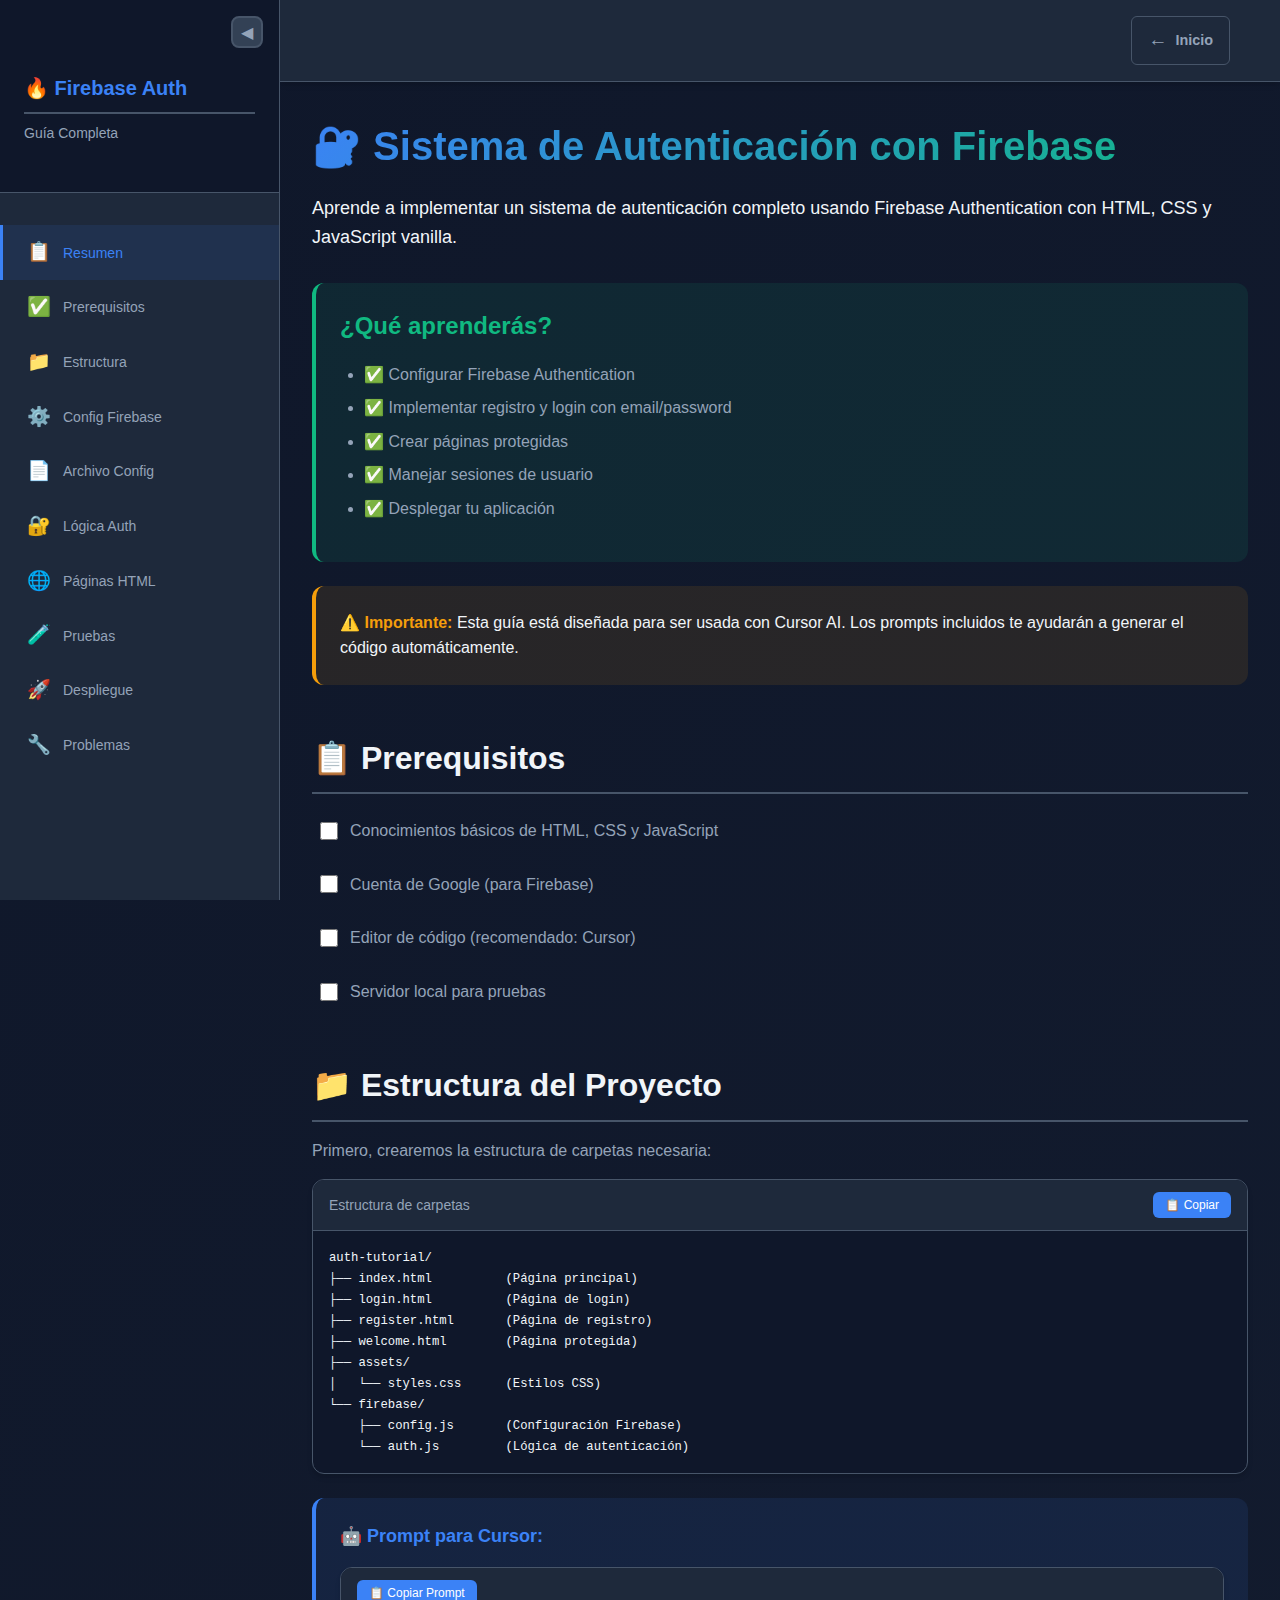
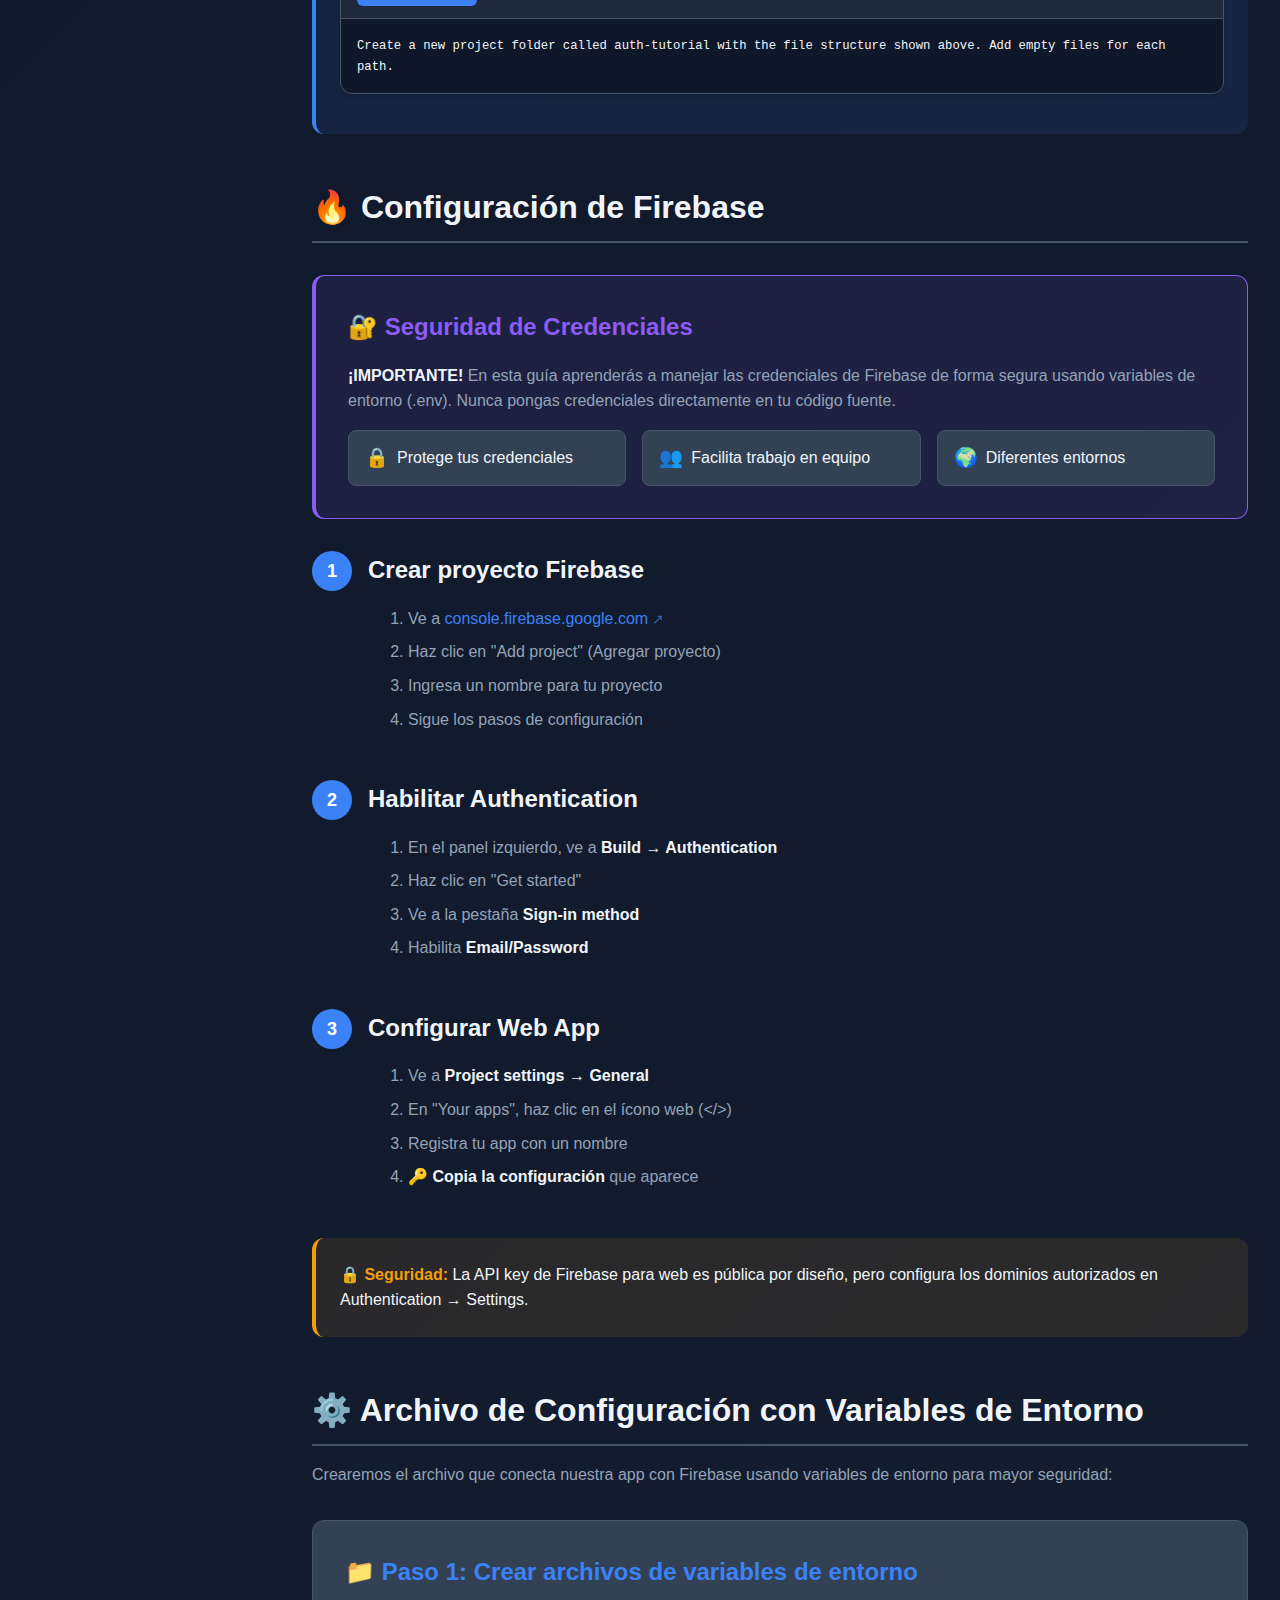
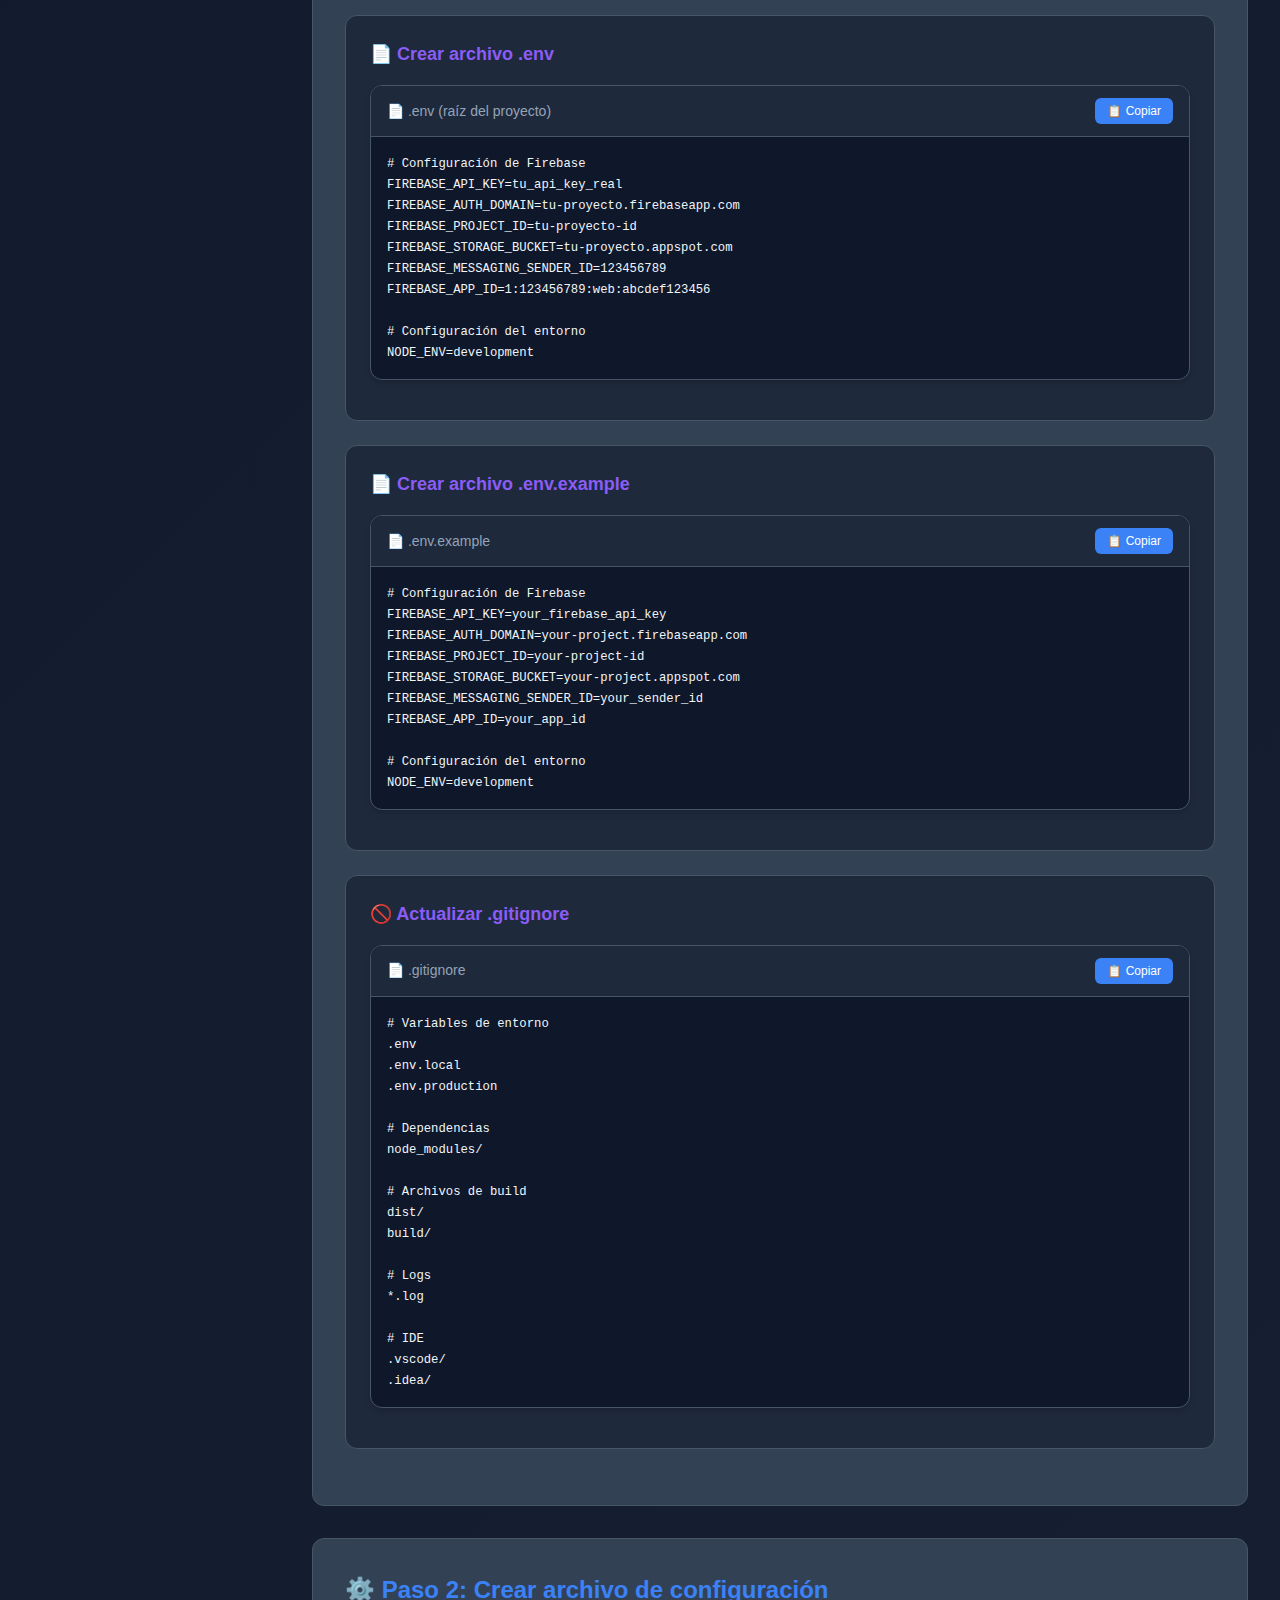
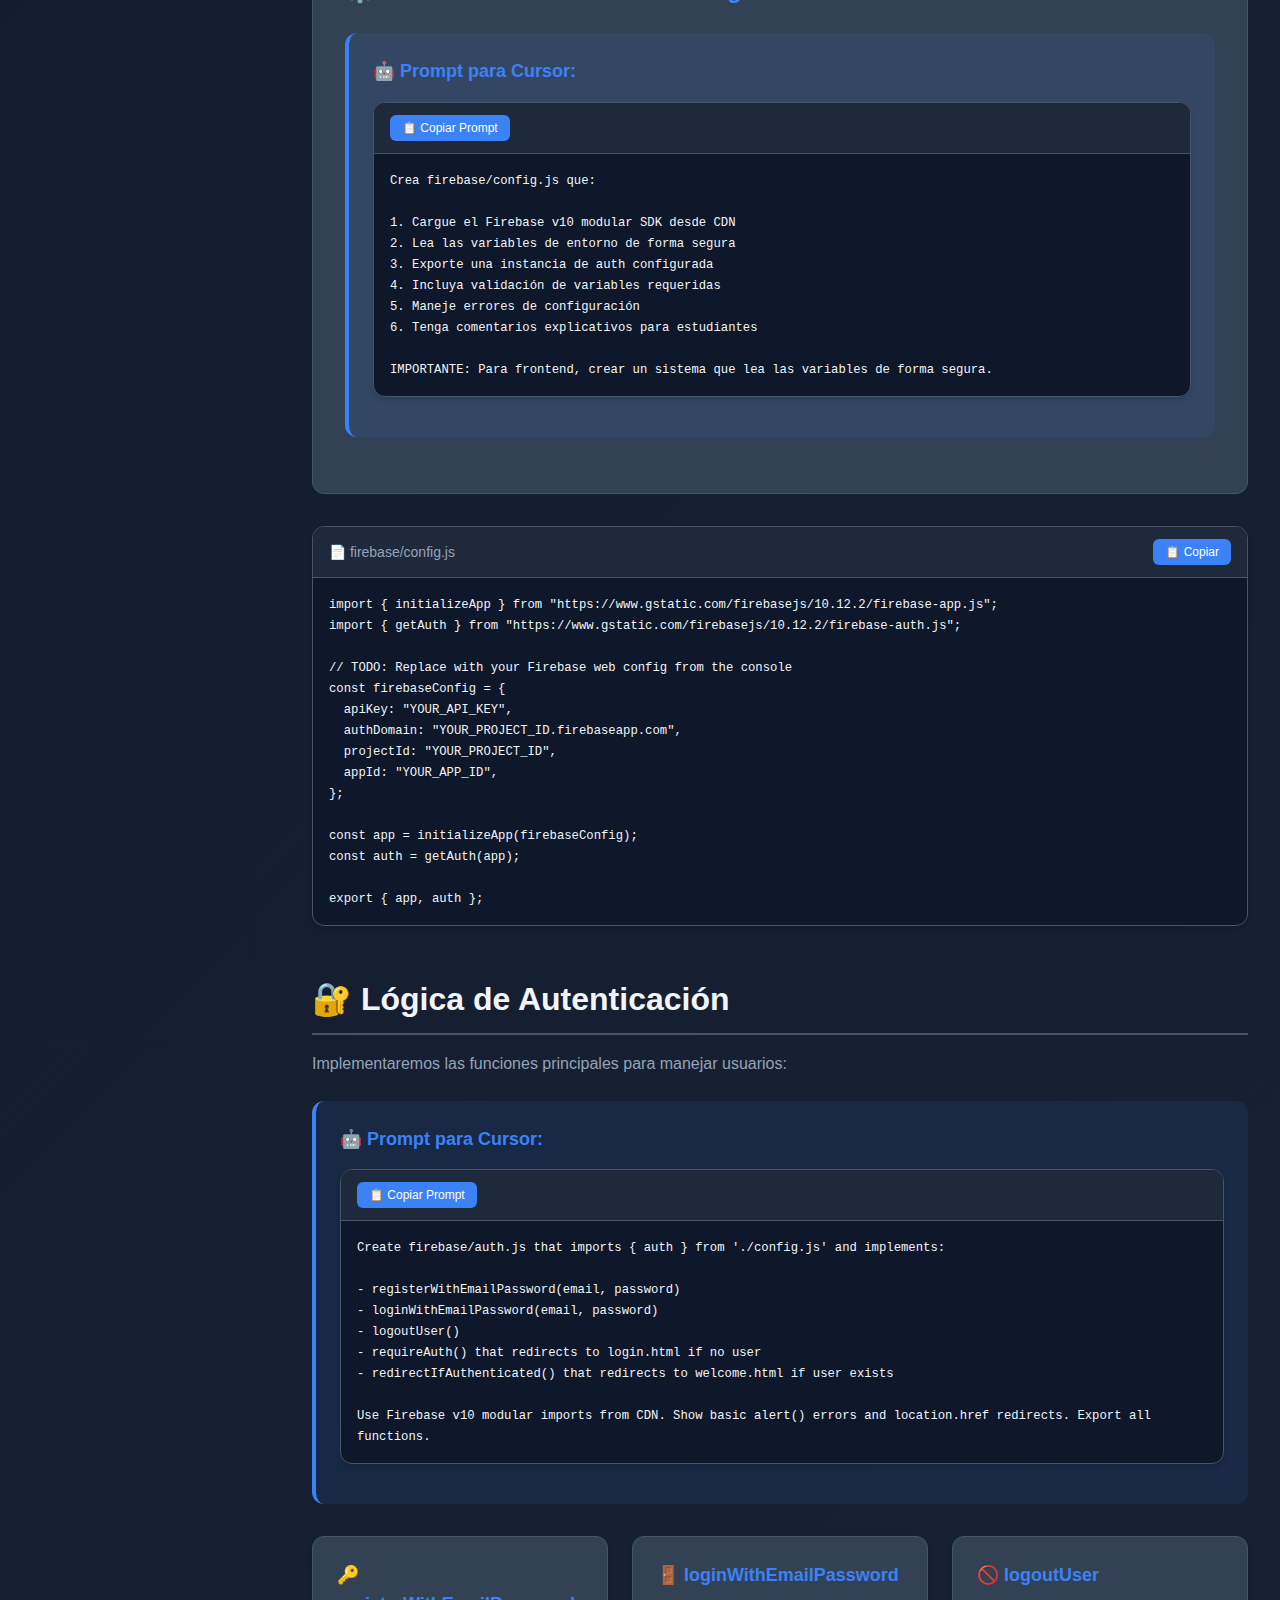
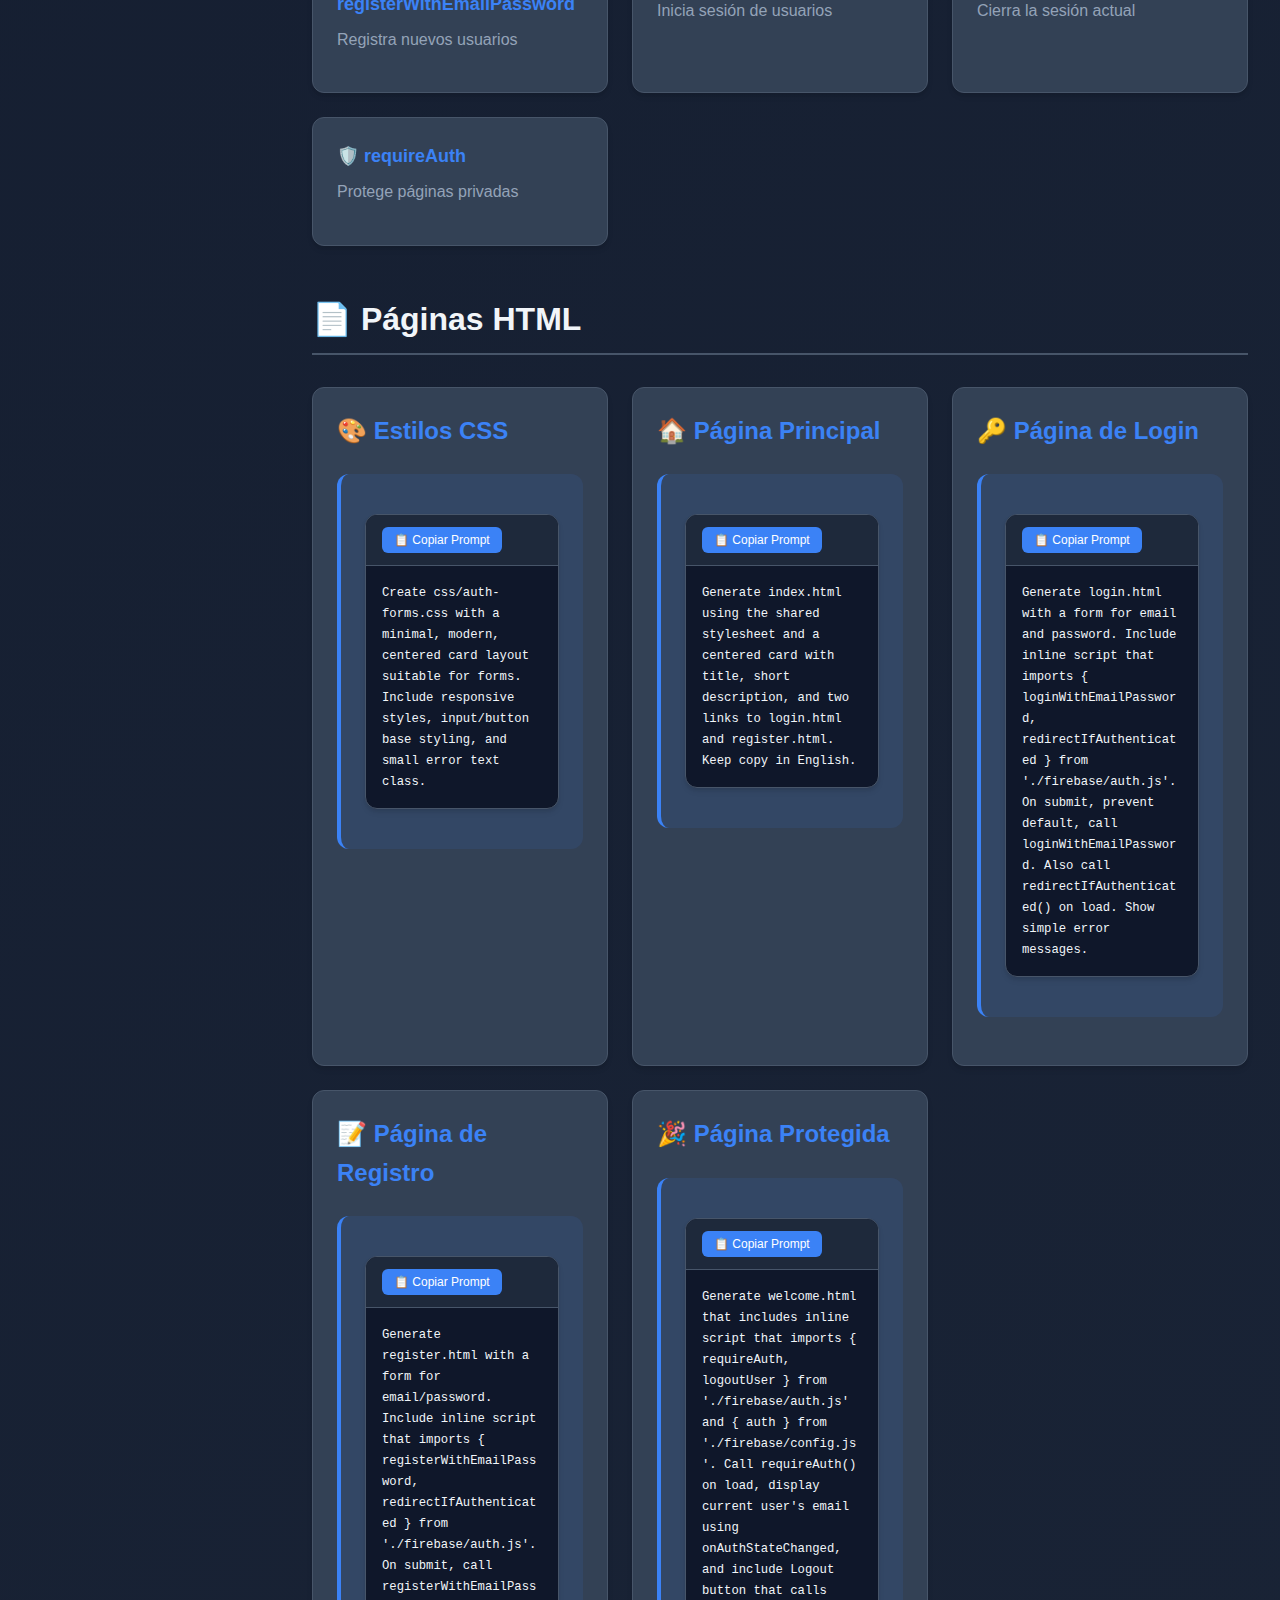
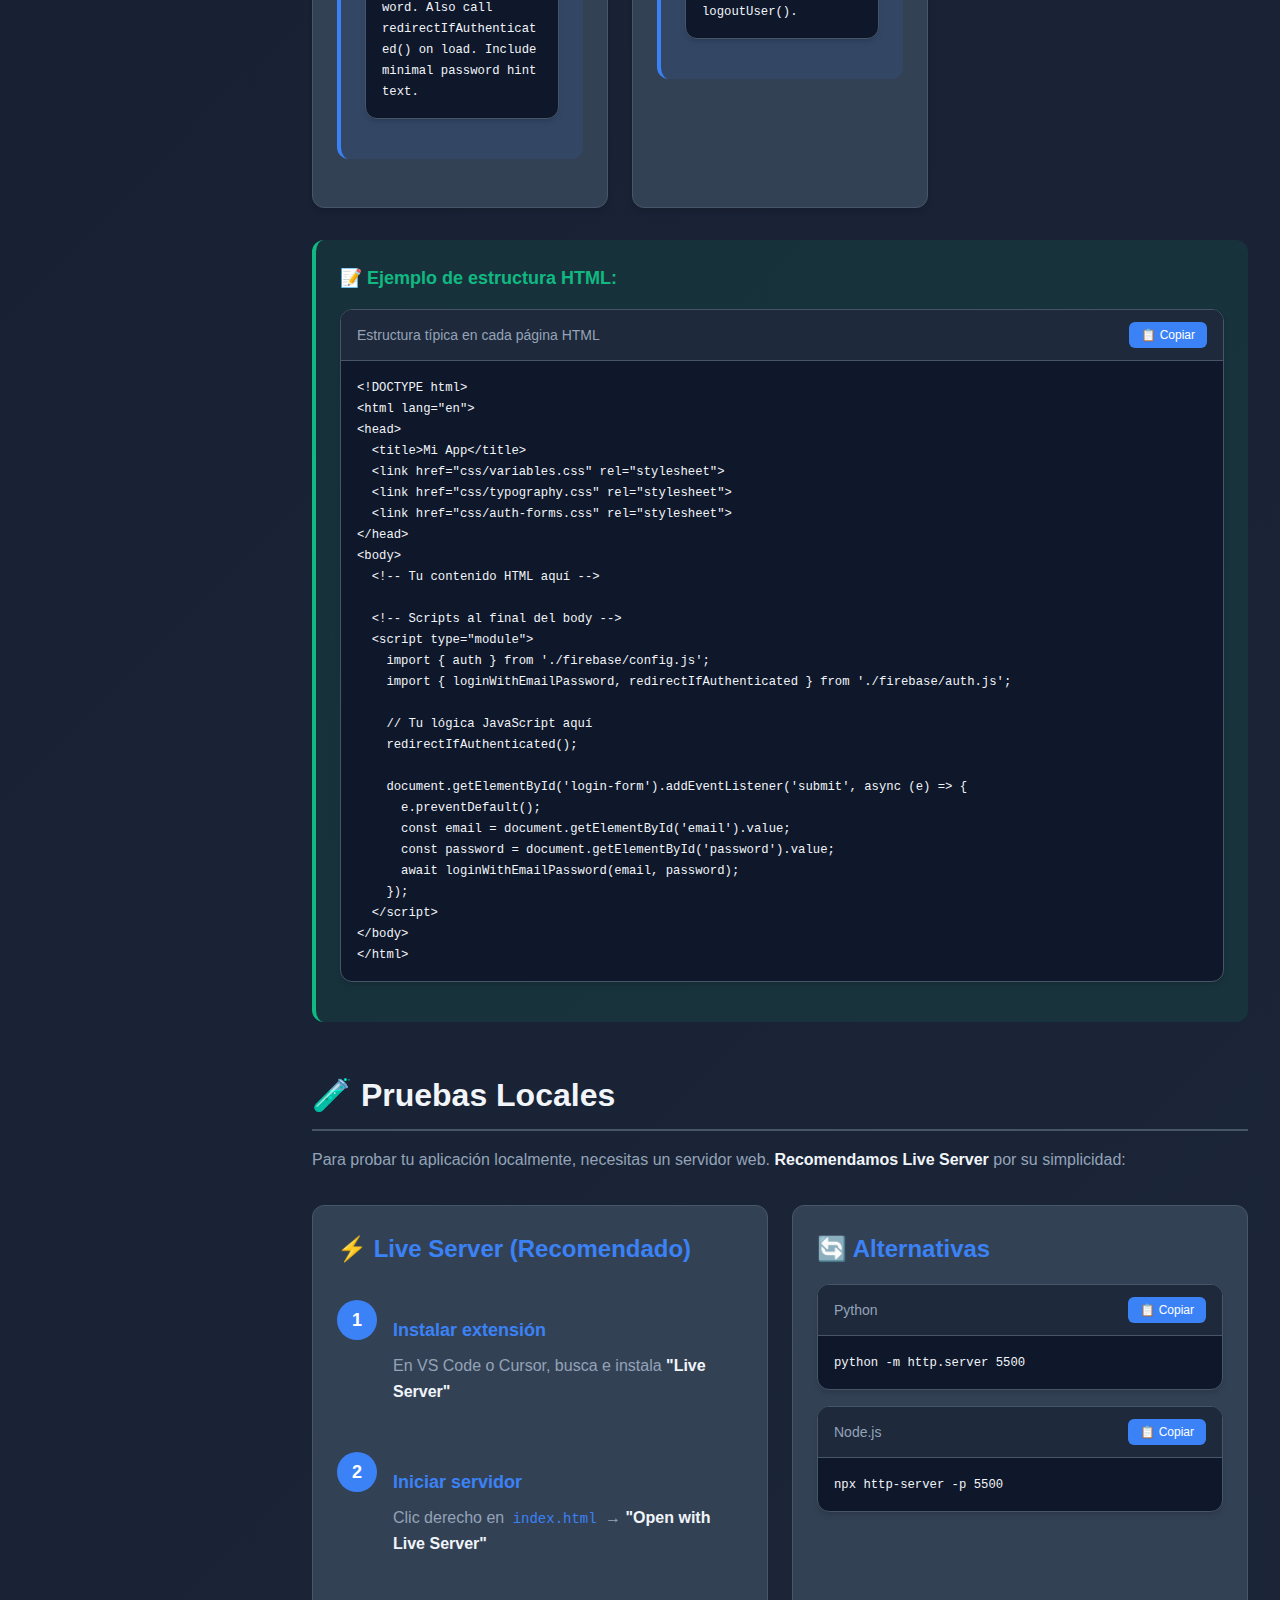
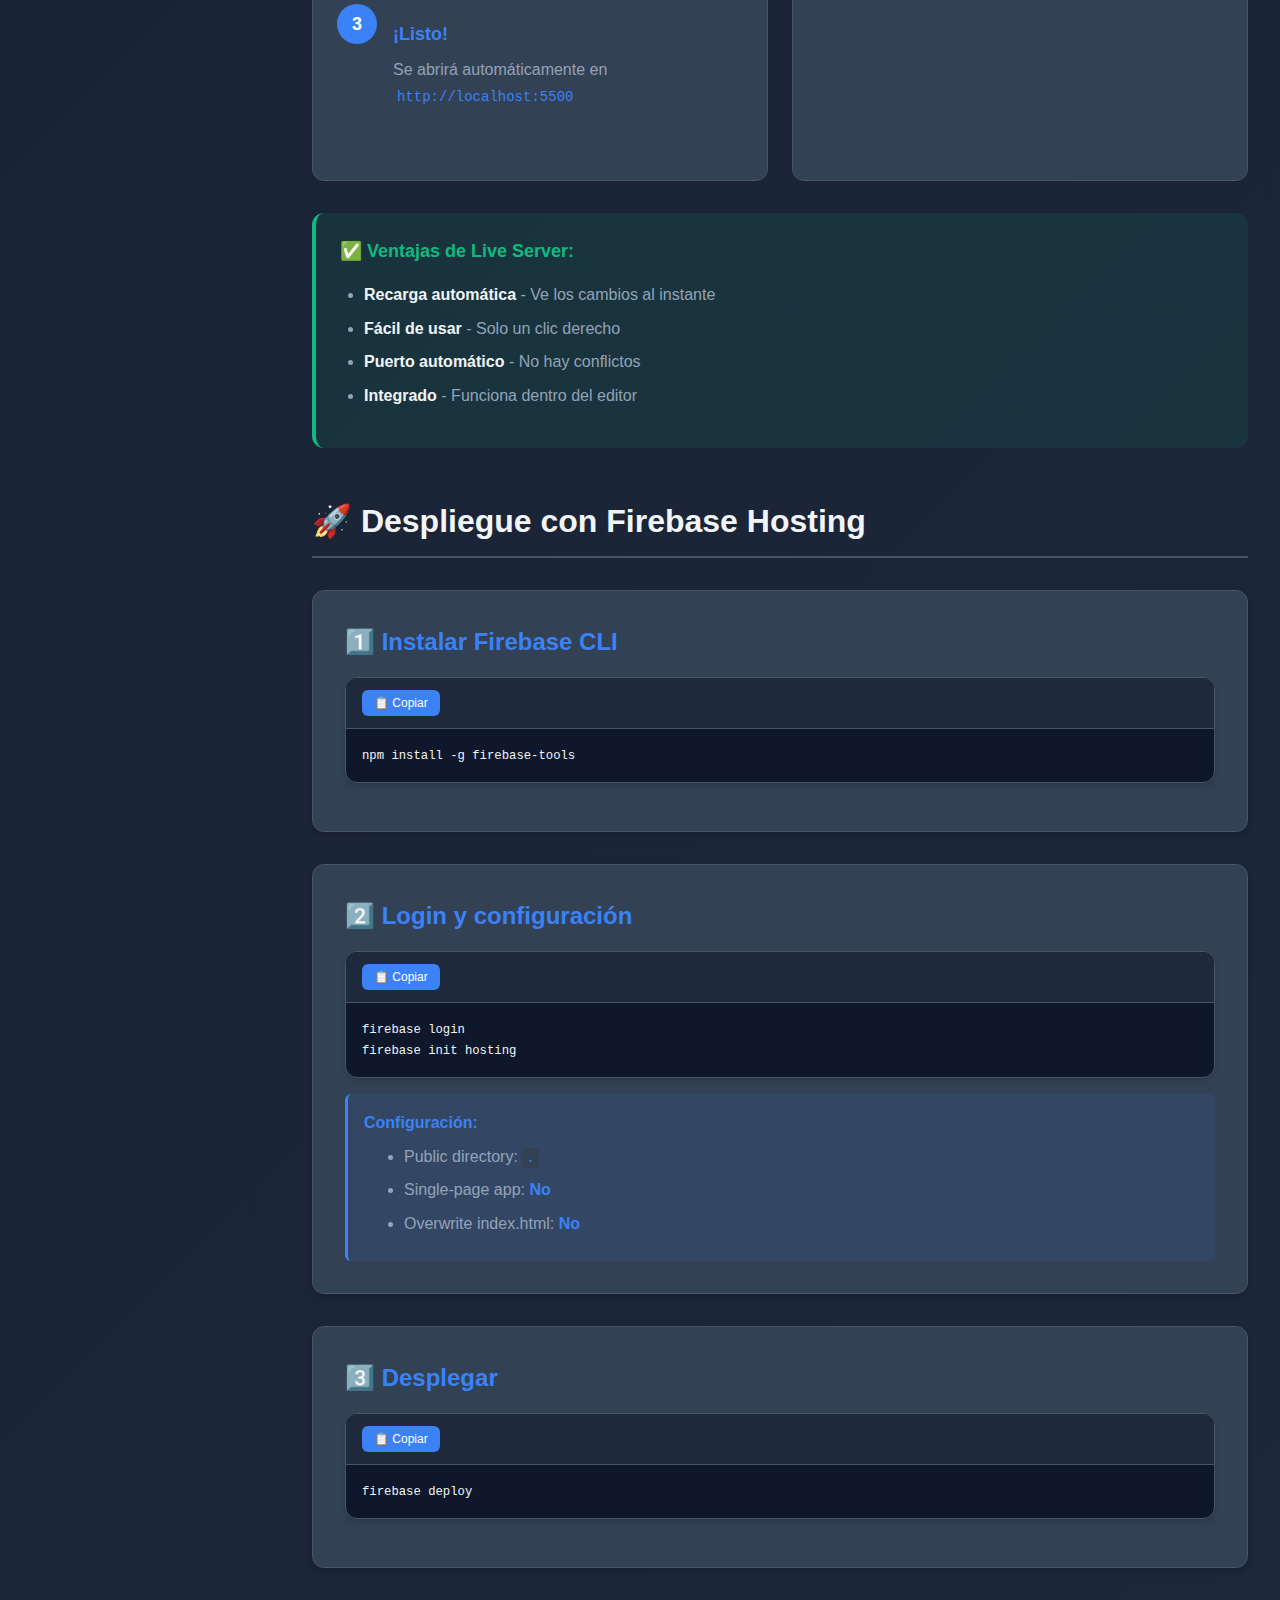
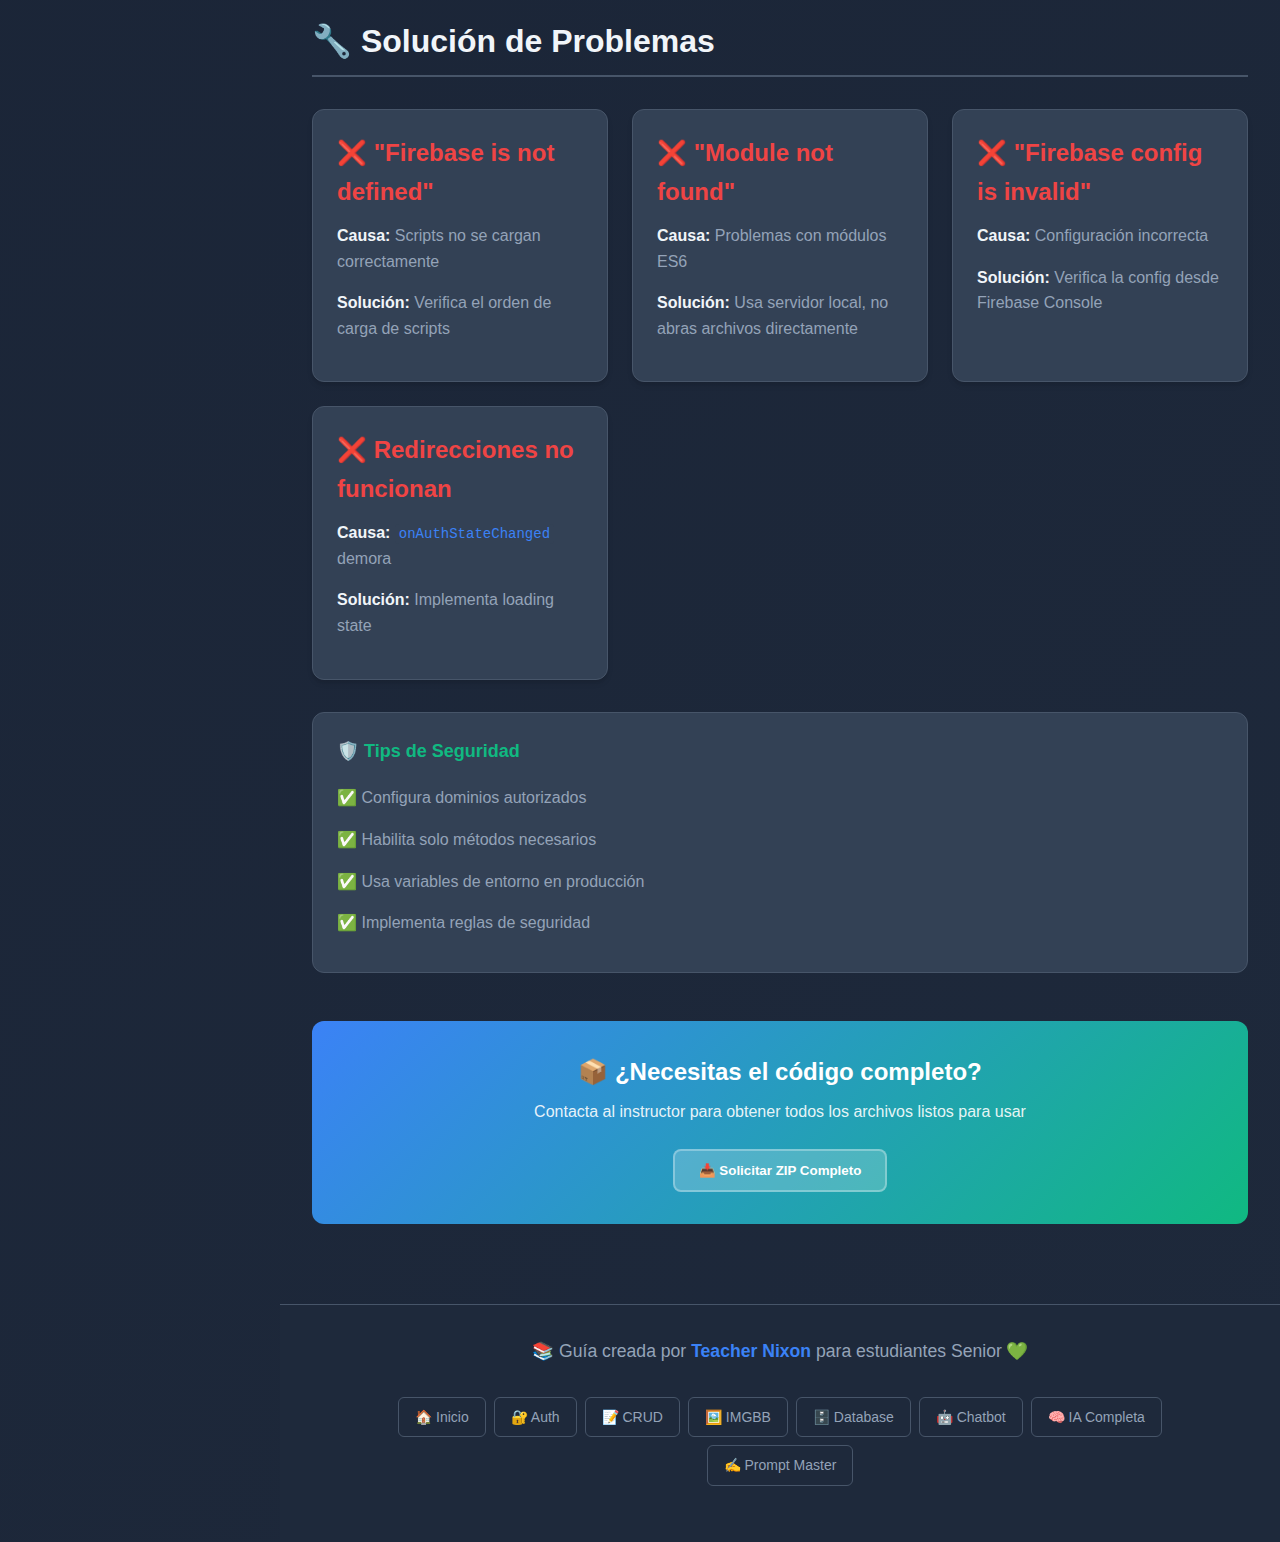
<file: auth-guide.html>
<!DOCTYPE html>
<html lang="es">
<head>
    <meta charset="UTF-8">
    <meta name="viewport" content="width=device-width, initial-scale=1.0">
    <title>Firebase Auth Tutorial - Guía Completa</title>
    <!-- CSS Base -->
    <link href="css/variables.css" rel="stylesheet">
    <link href="css/typography.css" rel="stylesheet">
    <link href="css/layout.css" rel="stylesheet">
    
    <!-- CSS Componentes -->
    <link href="components/header.css" rel="stylesheet">
    <link href="components/footer.css" rel="stylesheet">
    
    <!-- CSS Específico -->
    <link href="css/auth-guide.css" rel="stylesheet">
</head>
<body>
    <div class="layout">
        <!-- Sidebar Navigation -->
        <nav class="sidebar">
            <div class="sidebar-header">
                <h2>🔥 Firebase Auth</h2>
                <p>Guía Completa</p>
            </div>
            <ul class="nav-links">
                <li><a href="#overview" class="nav-link active">
                    <span class="nav-icon">📋</span>
                    <span class="nav-text">Resumen</span>
                </a></li>
                <li><a href="#prerequisites" class="nav-link">
                    <span class="nav-icon">✅</span>
                    <span class="nav-text">Prerequisitos</span>
                </a></li>
                <li><a href="#structure" class="nav-link">
                    <span class="nav-icon">📁</span>
                    <span class="nav-text">Estructura</span>
                </a></li>
                <li><a href="#firebase-setup" class="nav-link">
                    <span class="nav-icon">⚙️</span>
                    <span class="nav-text">Config Firebase</span>
                </a></li>
                <li><a href="#config-file" class="nav-link">
                    <span class="nav-icon">📄</span>
                    <span class="nav-text">Archivo Config</span>
                </a></li>
                <li><a href="#auth-logic" class="nav-link">
                    <span class="nav-icon">🔐</span>
                    <span class="nav-text">Lógica Auth</span>
                </a></li>
                <li><a href="#pages" class="nav-link">
                    <span class="nav-icon">🌐</span>
                    <span class="nav-text">Páginas HTML</span>
                </a></li>
                <li><a href="#testing" class="nav-link">
                    <span class="nav-icon">🧪</span>
                    <span class="nav-text">Pruebas</span>
                </a></li>
                <li><a href="#deploy" class="nav-link">
                    <span class="nav-icon">🚀</span>
                    <span class="nav-text">Despliegue</span>
                </a></li>
                <li><a href="#troubleshooting" class="nav-link">
                    <span class="nav-icon">🔧</span>
                    <span class="nav-text">Problemas</span>
                </a></li>
            </ul>
        </nav>

        <!-- Main Content -->
        <main class="main-content">
            <!-- Header Component -->
            <div id="header-container"></div>
            
            <div class="content">
                <div class="content-wrapper">
                <!-- Overview Section -->
                <section id="overview" class="section">
                    <h1>🔐 Sistema de Autenticación con Firebase</h1>
                    <p class="lead">Aprende a implementar un sistema de autenticación completo usando Firebase Authentication con HTML, CSS y JavaScript vanilla.</p>
                    
                    <div class="info-box">
                        <h3>¿Qué aprenderás?</h3>
                        <ul>
                            <li>✅ Configurar Firebase Authentication</li>
                            <li>✅ Implementar registro y login con email/password</li>
                            <li>✅ Crear páginas protegidas</li>
                            <li>✅ Manejar sesiones de usuario</li>
                            <li>✅ Desplegar tu aplicación</li>
                        </ul>
                    </div>

                    <div class="warning-box">
                        <strong>⚠️ Importante:</strong> Esta guía está diseñada para ser usada con Cursor AI. Los prompts incluidos te ayudarán a generar el código automáticamente.
                    </div>
                </section>

                <!-- Prerequisites Section -->
                <section id="prerequisites" class="section">
                    <h2>📋 Prerequisitos</h2>
                    <div class="checklist">
                        <label><input type="checkbox"> Conocimientos básicos de HTML, CSS y JavaScript</label>
                        <label><input type="checkbox"> Cuenta de Google (para Firebase)</label>
                        <label><input type="checkbox"> Editor de código (recomendado: Cursor)</label>
                        <label><input type="checkbox"> Servidor local para pruebas</label>
                    </div>
                </section>

                <!-- Project Structure Section -->
                <section id="structure" class="section">
                    <h2>📁 Estructura del Proyecto</h2>
                    <p>Primero, crearemos la estructura de carpetas necesaria:</p>
                    
                    <div class="code-block">
                        <div class="code-header">
                            <span>Estructura de carpetas</span>
                            <button class="copy-btn" onclick="copyCode(this)">📋 Copiar</button>
                        </div>
                        <pre><code>auth-tutorial/
├── index.html          (Página principal)
├── login.html          (Página de login)
├── register.html       (Página de registro)
├── welcome.html        (Página protegida)
├── assets/
│   └── styles.css      (Estilos CSS)
└── firebase/
    ├── config.js       (Configuración Firebase)
    └── auth.js         (Lógica de autenticación)</code></pre>
                    </div>

                    <div class="prompt-box">
                        <h4>🤖 Prompt para Cursor:</h4>
                        <div class="code-block">
                            <div class="code-header">
                                <button class="copy-btn" onclick="copyCode(this)">📋 Copiar Prompt</button>
                            </div>
                            <pre><code>Create a new project folder called auth-tutorial with the file structure shown above. Add empty files for each path.</code></pre>
                        </div>
                    </div>
                </section>

                <!-- Firebase Setup Section -->
                <section id="firebase-setup" class="section">
                    <h2>🔥 Configuración de Firebase</h2>
                    
                    <div class="env-security-notice">
                        <h3>🔐 Seguridad de Credenciales</h3>
                        <p>
                            <strong>¡IMPORTANTE!</strong> En esta guía aprenderás a manejar las credenciales de Firebase 
                            de forma segura usando variables de entorno (.env). Nunca pongas credenciales directamente 
                            en tu código fuente.
                        </p>
                        <div class="security-benefits">
                            <div class="security-item">
                                <span class="security-icon">🔒</span>
                                <span>Protege tus credenciales</span>
                            </div>
                            <div class="security-item">
                                <span class="security-icon">👥</span>
                                <span>Facilita trabajo en equipo</span>
                            </div>
                            <div class="security-item">
                                <span class="security-icon">🌍</span>
                                <span>Diferentes entornos</span>
                            </div>
                        </div>
                    </div>
                    
                    <div class="step-container">
                        <div class="step">
                            <div class="step-number">1</div>
                            <div class="step-content">
                                <h3>Crear proyecto Firebase</h3>
                                <ol>
                                    <li>Ve a <a href="https://console.firebase.google.com" target="_blank" class="external-link">console.firebase.google.com</a></li>
                                    <li>Haz clic en "Add project" (Agregar proyecto)</li>
                                    <li>Ingresa un nombre para tu proyecto</li>
                                    <li>Sigue los pasos de configuración</li>
                                </ol>
                            </div>
                        </div>

                        <div class="step">
                            <div class="step-number">2</div>
                            <div class="step-content">
                                <h3>Habilitar Authentication</h3>
                                <ol>
                                    <li>En el panel izquierdo, ve a <strong>Build → Authentication</strong></li>
                                    <li>Haz clic en "Get started"</li>
                                    <li>Ve a la pestaña <strong>Sign-in method</strong></li>
                                    <li>Habilita <strong>Email/Password</strong></li>
                                </ol>
                            </div>
                        </div>

                        <div class="step">
                            <div class="step-number">3</div>
                            <div class="step-content">
                                <h3>Configurar Web App</h3>
                                <ol>
                                    <li>Ve a <strong>Project settings → General</strong></li>
                                    <li>En "Your apps", haz clic en el ícono web (&lt;/&gt;)</li>
                                    <li>Registra tu app con un nombre</li>
                                    <li><strong>🔑 Copia la configuración</strong> que aparece</li>
                                </ol>
                            </div>
                        </div>
                    </div>

                    <div class="warning-box">
                        <strong>🔒 Seguridad:</strong> La API key de Firebase para web es pública por diseño, pero configura los dominios autorizados en Authentication → Settings.
                    </div>
                </section>

                <!-- Config File Section -->
                <section id="config-file" class="section">
                    <h2>⚙️ Archivo de Configuración con Variables de Entorno</h2>
                    <p>Crearemos el archivo que conecta nuestra app con Firebase usando variables de entorno para mayor seguridad:</p>

                    <div class="env-setup-steps">
                        <h3>📁 Paso 1: Crear archivos de variables de entorno</h3>
                        
                        <div class="env-file-setup">
                            <h4>📄 Crear archivo .env</h4>
                            <div class="code-block">
                                <div class="code-header">
                                    <span>📄 .env (raíz del proyecto)</span>
                                    <button class="copy-btn" onclick="copyCode(this)">📋 Copiar</button>
                                </div>
                                <pre><code># Configuración de Firebase
FIREBASE_API_KEY=tu_api_key_real
FIREBASE_AUTH_DOMAIN=tu-proyecto.firebaseapp.com
FIREBASE_PROJECT_ID=tu-proyecto-id
FIREBASE_STORAGE_BUCKET=tu-proyecto.appspot.com
FIREBASE_MESSAGING_SENDER_ID=123456789
FIREBASE_APP_ID=1:123456789:web:abcdef123456

# Configuración del entorno
NODE_ENV=development</code></pre>
                            </div>
                        </div>

                        <div class="env-file-setup">
                            <h4>📄 Crear archivo .env.example</h4>
                            <div class="code-block">
                                <div class="code-header">
                                    <span>📄 .env.example</span>
                                    <button class="copy-btn" onclick="copyCode(this)">📋 Copiar</button>
                                </div>
                                <pre><code># Configuración de Firebase
FIREBASE_API_KEY=your_firebase_api_key
FIREBASE_AUTH_DOMAIN=your-project.firebaseapp.com
FIREBASE_PROJECT_ID=your-project-id
FIREBASE_STORAGE_BUCKET=your-project.appspot.com
FIREBASE_MESSAGING_SENDER_ID=your_sender_id
FIREBASE_APP_ID=your_app_id

# Configuración del entorno
NODE_ENV=development</code></pre>
                            </div>
                        </div>

                        <div class="env-file-setup">
                            <h4>🚫 Actualizar .gitignore</h4>
                            <div class="code-block">
                                <div class="code-header">
                                    <span>📄 .gitignore</span>
                                    <button class="copy-btn" onclick="copyCode(this)">📋 Copiar</button>
                                </div>
                                <pre><code># Variables de entorno
.env
.env.local
.env.production

# Dependencias
node_modules/

# Archivos de build
dist/
build/

# Logs
*.log

# IDE
.vscode/
.idea/</code></pre>
                            </div>
                        </div>
                    </div>

                    <div class="config-step">
                        <h3>⚙️ Paso 2: Crear archivo de configuración</h3>
                        
                        <div class="prompt-box">
                            <h4>🤖 Prompt para Cursor:</h4>
                            <div class="code-block">
                                <div class="code-header">
                                    <button class="copy-btn" onclick="copyCode(this)">📋 Copiar Prompt</button>
                                </div>
                                <pre><code>Crea firebase/config.js que:

1. Cargue el Firebase v10 modular SDK desde CDN
2. Lea las variables de entorno de forma segura
3. Exporte una instancia de auth configurada
4. Incluya validación de variables requeridas
5. Maneje errores de configuración
6. Tenga comentarios explicativos para estudiantes

IMPORTANTE: Para frontend, crear un sistema que lea las variables de forma segura.</code></pre>
                            </div>
                        </div>
                    </div>

                    <div class="code-block">
                        <div class="code-header">
                            <span>📄 firebase/config.js</span>
                            <button class="copy-btn" onclick="copyCode(this)">📋 Copiar</button>
                        </div>
                        <pre><code>import { initializeApp } from "https://www.gstatic.com/firebasejs/10.12.2/firebase-app.js";
import { getAuth } from "https://www.gstatic.com/firebasejs/10.12.2/firebase-auth.js";

// TODO: Replace with your Firebase web config from the console
const firebaseConfig = {
  apiKey: "YOUR_API_KEY",
  authDomain: "YOUR_PROJECT_ID.firebaseapp.com",
  projectId: "YOUR_PROJECT_ID",
  appId: "YOUR_APP_ID",
};

const app = initializeApp(firebaseConfig);
const auth = getAuth(app);

export { app, auth };</code></pre>
                    </div>
                </section>

                <!-- Auth Logic Section -->
                <section id="auth-logic" class="section">
                    <h2>🔐 Lógica de Autenticación</h2>
                    <p>Implementaremos las funciones principales para manejar usuarios:</p>

                    <div class="prompt-box">
                        <h4>🤖 Prompt para Cursor:</h4>
                        <div class="code-block">
                            <div class="code-header">
                                <button class="copy-btn" onclick="copyCode(this)">📋 Copiar Prompt</button>
                            </div>
                            <pre><code>Create firebase/auth.js that imports { auth } from './config.js' and implements:

- registerWithEmailPassword(email, password)
- loginWithEmailPassword(email, password)  
- logoutUser()
- requireAuth() that redirects to login.html if no user
- redirectIfAuthenticated() that redirects to welcome.html if user exists

Use Firebase v10 modular imports from CDN. Show basic alert() errors and location.href redirects. Export all functions.</code></pre>
                        </div>
                    </div>

                    <div class="functions-grid">
                        <div class="function-card">
                            <h4>🔑 registerWithEmailPassword</h4>
                            <p>Registra nuevos usuarios</p>
                        </div>
                        <div class="function-card">
                            <h4>🚪 loginWithEmailPassword</h4>
                            <p>Inicia sesión de usuarios</p>
                        </div>
                        <div class="function-card">
                            <h4>🚫 logoutUser</h4>
                            <p>Cierra la sesión actual</p>
                        </div>
                        <div class="function-card">
                            <h4>🛡️ requireAuth</h4>
                            <p>Protege páginas privadas</p>
                        </div>
                    </div>
                </section>

                <!-- Pages Section -->
                <section id="pages" class="section">
                    <h2>📄 Páginas HTML</h2>
                    
                    <div class="pages-grid">
                        <div class="page-card">
                            <h3>🎨 Estilos CSS</h3>
                            <div class="prompt-box">
                                <div class="code-block">
                                    <div class="code-header">
                                        <button class="copy-btn" onclick="copyCode(this)">📋 Copiar Prompt</button>
                                    </div>
                                    <pre><code>Create css/auth-forms.css with a minimal, modern, centered card layout suitable for forms. Include responsive styles, input/button base styling, and small error text class.</code></pre>
                                </div>
                            </div>
                        </div>

                        <div class="page-card">
                            <h3>🏠 Página Principal</h3>
                            <div class="prompt-box">
                                <div class="code-block">
                                    <div class="code-header">
                                        <button class="copy-btn" onclick="copyCode(this)">📋 Copiar Prompt</button>
                                    </div>
                                    <pre><code>Generate index.html using the shared stylesheet and a centered card with title, short description, and two links to login.html and register.html. Keep copy in English.</code></pre>
                                </div>
                            </div>
                        </div>

                        <div class="page-card">
                            <h3>🔑 Página de Login</h3>
                            <div class="prompt-box">
                                <div class="code-block">
                                    <div class="code-header">
                                        <button class="copy-btn" onclick="copyCode(this)">📋 Copiar Prompt</button>
                                    </div>
                                    <pre><code>Generate login.html with a form for email and password. Include inline script that imports { loginWithEmailPassword, redirectIfAuthenticated } from './firebase/auth.js'. On submit, prevent default, call loginWithEmailPassword. Also call redirectIfAuthenticated() on load. Show simple error messages.</code></pre>
                                </div>
                            </div>
                        </div>

                        <div class="page-card">
                            <h3>📝 Página de Registro</h3>
                            <div class="prompt-box">
                                <div class="code-block">
                                    <div class="code-header">
                                        <button class="copy-btn" onclick="copyCode(this)">📋 Copiar Prompt</button>
                                    </div>
                                    <pre><code>Generate register.html with a form for email/password. Include inline script that imports { registerWithEmailPassword, redirectIfAuthenticated } from './firebase/auth.js'. On submit, call registerWithEmailPassword. Also call redirectIfAuthenticated() on load. Include minimal password hint text.</code></pre>
                                </div>
                            </div>
                        </div>

                        <div class="page-card">
                            <h3>🎉 Página Protegida</h3>
                            <div class="prompt-box">
                                <div class="code-block">
                                    <div class="code-header">
                                        <button class="copy-btn" onclick="copyCode(this)">📋 Copiar Prompt</button>
                                    </div>
                                    <pre><code>Generate welcome.html that includes inline script that imports { requireAuth, logoutUser } from './firebase/auth.js' and { auth } from './firebase/config.js'. Call requireAuth() on load, display current user's email using onAuthStateChanged, and include Logout button that calls logoutUser().</code></pre>
                                </div>
                            </div>
                        </div>
                    </div>

                    <div class="info-box">
                        <h4>📝 Ejemplo de estructura HTML:</h4>
                        <div class="code-block">
                            <div class="code-header">
                                <span>Estructura típica en cada página HTML</span>
                                <button class="copy-btn" onclick="copyCode(this)">📋 Copiar</button>
                            </div>
                            <pre><code>&lt;!DOCTYPE html&gt;
&lt;html lang="en"&gt;
&lt;head&gt;
  &lt;title&gt;Mi App&lt;/title&gt;
  &lt;link href="css/variables.css" rel="stylesheet"&gt;
  &lt;link href="css/typography.css" rel="stylesheet"&gt;
  &lt;link href="css/auth-forms.css" rel="stylesheet"&gt;
&lt;/head&gt;
&lt;body&gt;
  &lt;!-- Tu contenido HTML aquí --&gt;
  
  &lt;!-- Scripts al final del body --&gt;
  &lt;script type="module"&gt;
    import { auth } from './firebase/config.js';
    import { loginWithEmailPassword, redirectIfAuthenticated } from './firebase/auth.js';
    
    // Tu lógica JavaScript aquí
    redirectIfAuthenticated();
    
    document.getElementById('login-form').addEventListener('submit', async (e) =&gt; {
      e.preventDefault();
      const email = document.getElementById('email').value;
      const password = document.getElementById('password').value;
      await loginWithEmailPassword(email, password);
    });
  &lt;/script&gt;
&lt;/body&gt;
&lt;/html&gt;</code></pre>
                        </div>
                    </div>
                </section>

                <!-- Testing Section -->
                <section id="testing" class="section">
                    <h2>🧪 Pruebas Locales</h2>
                    <p>Para probar tu aplicación localmente, necesitas un servidor web. <strong>Recomendamos Live Server</strong> por su simplicidad:</p>

                    <div class="server-options">
                        <div class="server-option">
                            <h3>⚡ Live Server (Recomendado)</h3>
                            <div class="step-container">
                                <div class="step">
                                    <div class="step-number">1</div>
                                    <div class="step-content">
                                        <h4>Instalar extensión</h4>
                                        <p>En VS Code o Cursor, busca e instala <strong>"Live Server"</strong></p>
                                    </div>
                                </div>
                                <div class="step">
                                    <div class="step-number">2</div>
                                    <div class="step-content">
                                        <h4>Iniciar servidor</h4>
                                        <p>Clic derecho en <code>index.html</code> → <strong>"Open with Live Server"</strong></p>
                                    </div>
                                </div>
                                <div class="step">
                                    <div class="step-number">3</div>
                                    <div class="step-content">
                                        <h4>¡Listo!</h4>
                                        <p>Se abrirá automáticamente en <code>http://localhost:5500</code></p>
                                    </div>
                                </div>
                            </div>
                        </div>

                        <div class="server-option">
                            <h3>🔄 Alternativas</h3>
                            <div class="code-block">
                                <div class="code-header">
                                    <span>Python</span>
                                    <button class="copy-btn" onclick="copyCode(this)">📋 Copiar</button>
                                </div>
                                <pre><code>python -m http.server 5500</code></pre>
                            </div>
                            <div class="code-block">
                                <div class="code-header">
                                    <span>Node.js</span>
                                    <button class="copy-btn" onclick="copyCode(this)">📋 Copiar</button>
                                </div>
                                <pre><code>npx http-server -p 5500</code></pre>
                            </div>
                        </div>
                    </div>

                    <div class="info-box">
                        <h4>✅ Ventajas de Live Server:</h4>
                        <ul>
                            <li><strong>Recarga automática</strong> - Ve los cambios al instante</li>
                            <li><strong>Fácil de usar</strong> - Solo un clic derecho</li>
                            <li><strong>Puerto automático</strong> - No hay conflictos</li>
                            <li><strong>Integrado</strong> - Funciona dentro del editor</li>
                        </ul>
                    </div>
                </section>

                <!-- Deploy Section -->
                <section id="deploy" class="section">
                    <h2>🚀 Despliegue con Firebase Hosting</h2>
                    
                    <div class="deploy-steps">
                        <div class="deploy-step">
                            <h3>1️⃣ Instalar Firebase CLI</h3>
                            <div class="code-block">
                                <div class="code-header">
                                    <button class="copy-btn" onclick="copyCode(this)">📋 Copiar</button>
                                </div>
                                <pre><code>npm install -g firebase-tools</code></pre>
                            </div>
                        </div>

                        <div class="deploy-step">
                            <h3>2️⃣ Login y configuración</h3>
                            <div class="code-block">
                                <div class="code-header">
                                    <button class="copy-btn" onclick="copyCode(this)">📋 Copiar</button>
                                </div>
                                <pre><code>firebase login
firebase init hosting</code></pre>
                            </div>
                            <div class="config-note">
                                <strong>Configuración:</strong>
                                <ul>
                                    <li>Public directory: <code>.</code></li>
                                    <li>Single-page app: <strong>No</strong></li>
                                    <li>Overwrite index.html: <strong>No</strong></li>
                                </ul>
                            </div>
                        </div>

                        <div class="deploy-step">
                            <h3>3️⃣ Desplegar</h3>
                            <div class="code-block">
                                <div class="code-header">
                                    <button class="copy-btn" onclick="copyCode(this)">📋 Copiar</button>
                                </div>
                                <pre><code>firebase deploy</code></pre>
                            </div>
                        </div>
                    </div>
                </section>

                <!-- Troubleshooting Section -->
                <section id="troubleshooting" class="section">
                    <h2>🔧 Solución de Problemas</h2>
                    
                    <div class="problems-grid">
                        <div class="problem">
                            <h3>❌ "Firebase is not defined"</h3>
                            <p><strong>Causa:</strong> Scripts no se cargan correctamente</p>
                            <p><strong>Solución:</strong> Verifica el orden de carga de scripts</p>
                        </div>

                        <div class="problem">
                            <h3>❌ "Module not found"</h3>
                            <p><strong>Causa:</strong> Problemas con módulos ES6</p>
                            <p><strong>Solución:</strong> Usa servidor local, no abras archivos directamente</p>
                        </div>

                        <div class="problem">
                            <h3>❌ "Firebase config is invalid"</h3>
                            <p><strong>Causa:</strong> Configuración incorrecta</p>
                            <p><strong>Solución:</strong> Verifica la config desde Firebase Console</p>
                        </div>

                        <div class="problem">
                            <h3>❌ Redirecciones no funcionan</h3>
                            <p><strong>Causa:</strong> <code>onAuthStateChanged</code> demora</p>
                            <p><strong>Solución:</strong> Implementa loading state</p>
                        </div>
                    </div>

                    <div class="security-tips">
                        <h4>🛡️ Tips de Seguridad</h4>
                        <ul>
                            <li>✅ Configura dominios autorizados</li>
                            <li>✅ Habilita solo métodos necesarios</li>
                            <li>✅ Usa variables de entorno en producción</li>
                            <li>✅ Implementa reglas de seguridad</li>
                        </ul>
                    </div>
                </section>

                <!-- Download Section -->
                <div class="download-section">
                    <h3>📦 ¿Necesitas el código completo?</h3>
                    <p>Contacta al instructor para obtener todos los archivos listos para usar</p>
                    <button class="download-btn" onclick="alert('Contacta al instructor para el ZIP completo 📧')">
                        📥 Solicitar ZIP Completo
                    </button>
                </div>
                </div>
                
                <!-- Footer Component -->
                <div id="footer-container"></div>
            </div>
        </main>
    </div>

    <!-- Scroll to Top Button Container -->
    <div id="scroll-to-top-container"></div>

    <!-- Scripts -->
    <script src="assets/script.js"></script>
    <script src="components/components.js"></script>
    <script>
        // Inicializar componentes cuando el DOM esté listo
        document.addEventListener('DOMContentLoaded', function() {
            GuideComponents.initializeComponents('Sistema de Autenticación Firebase', '🔐');
        });
    </script>
</body>
</html>
</file>
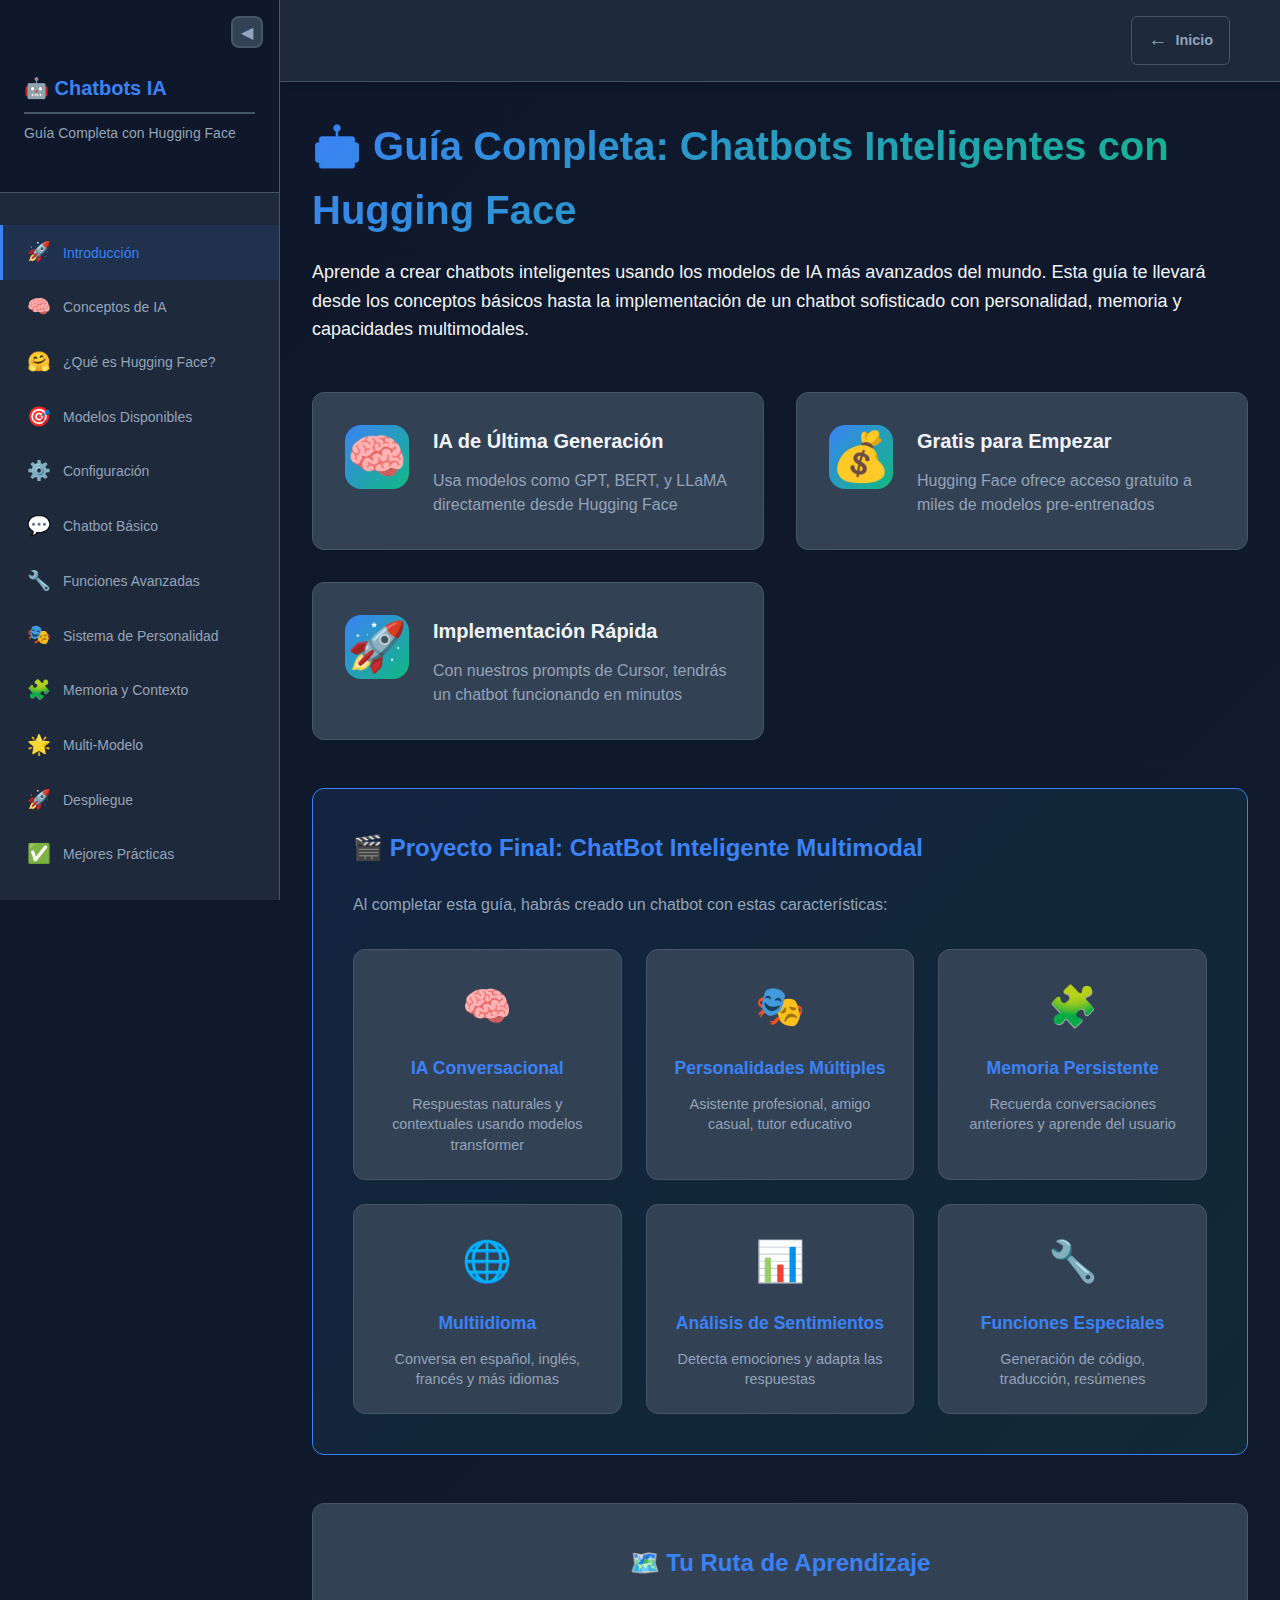
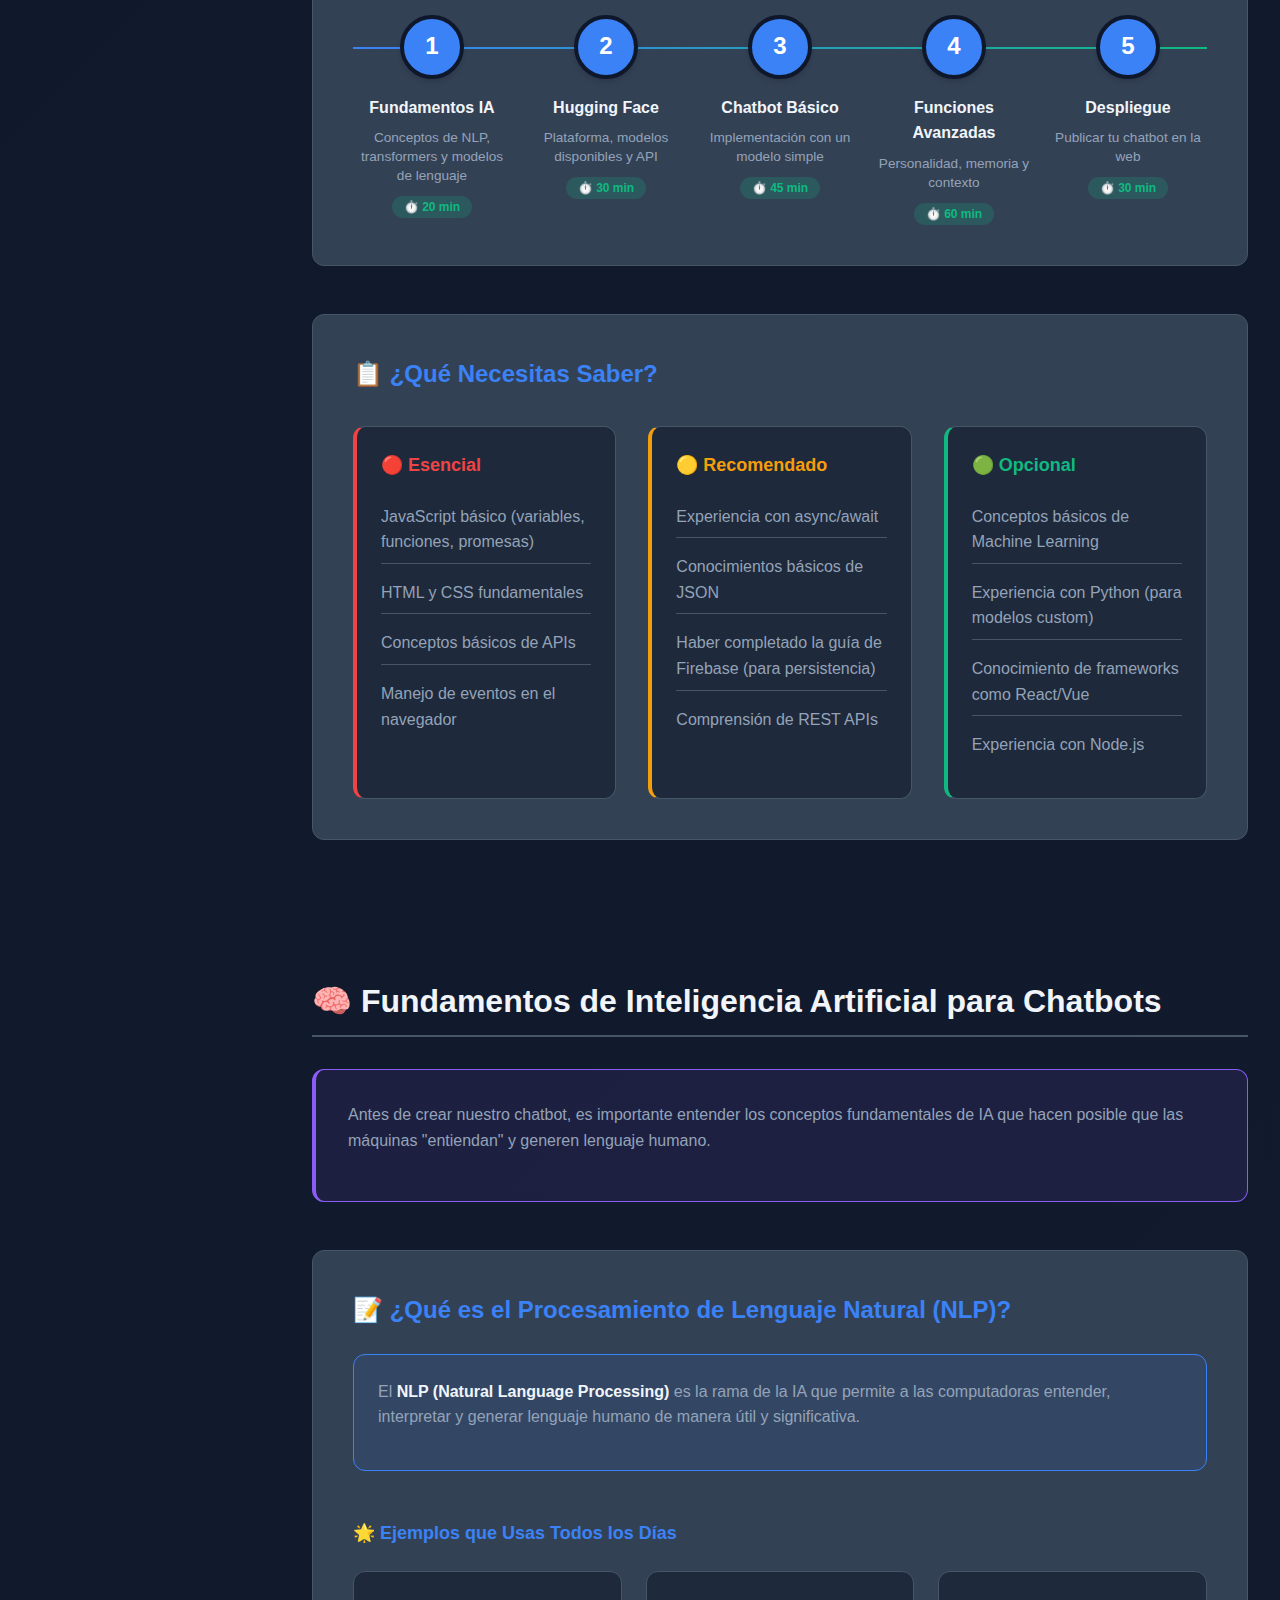
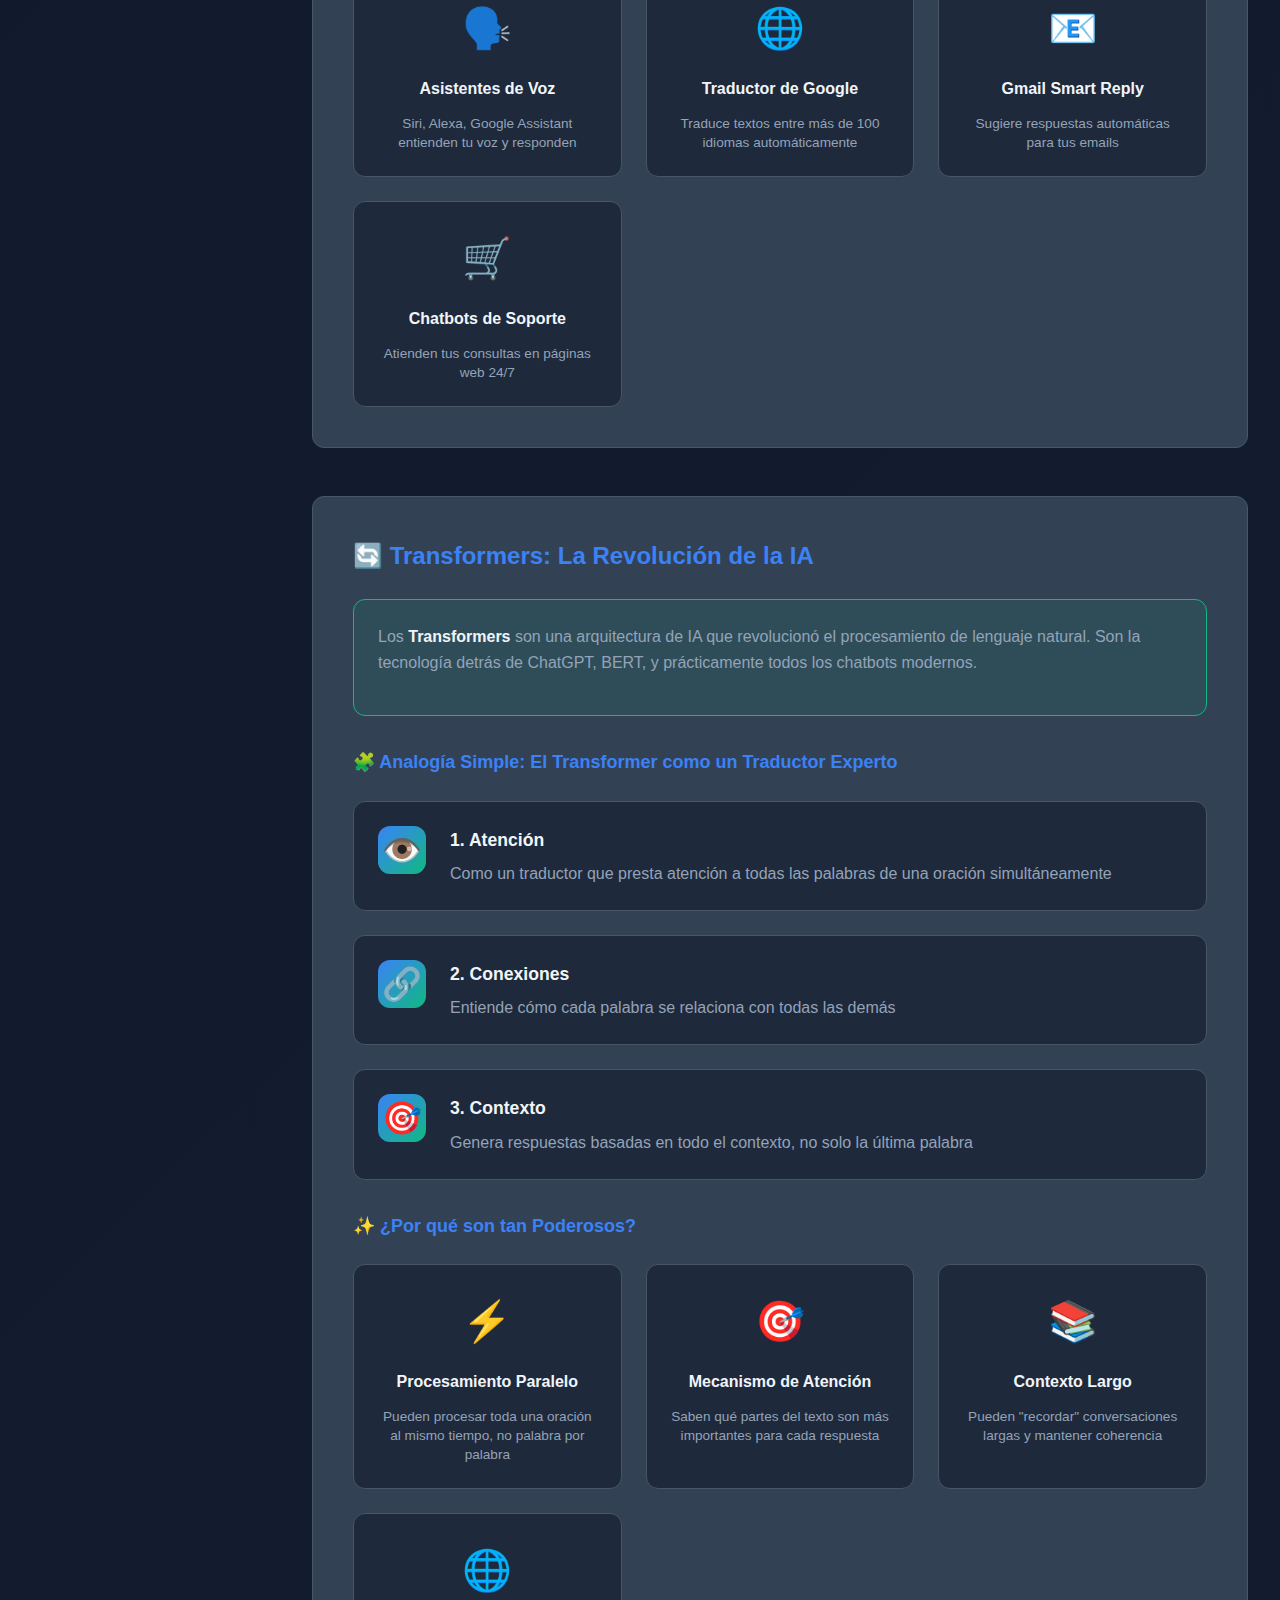
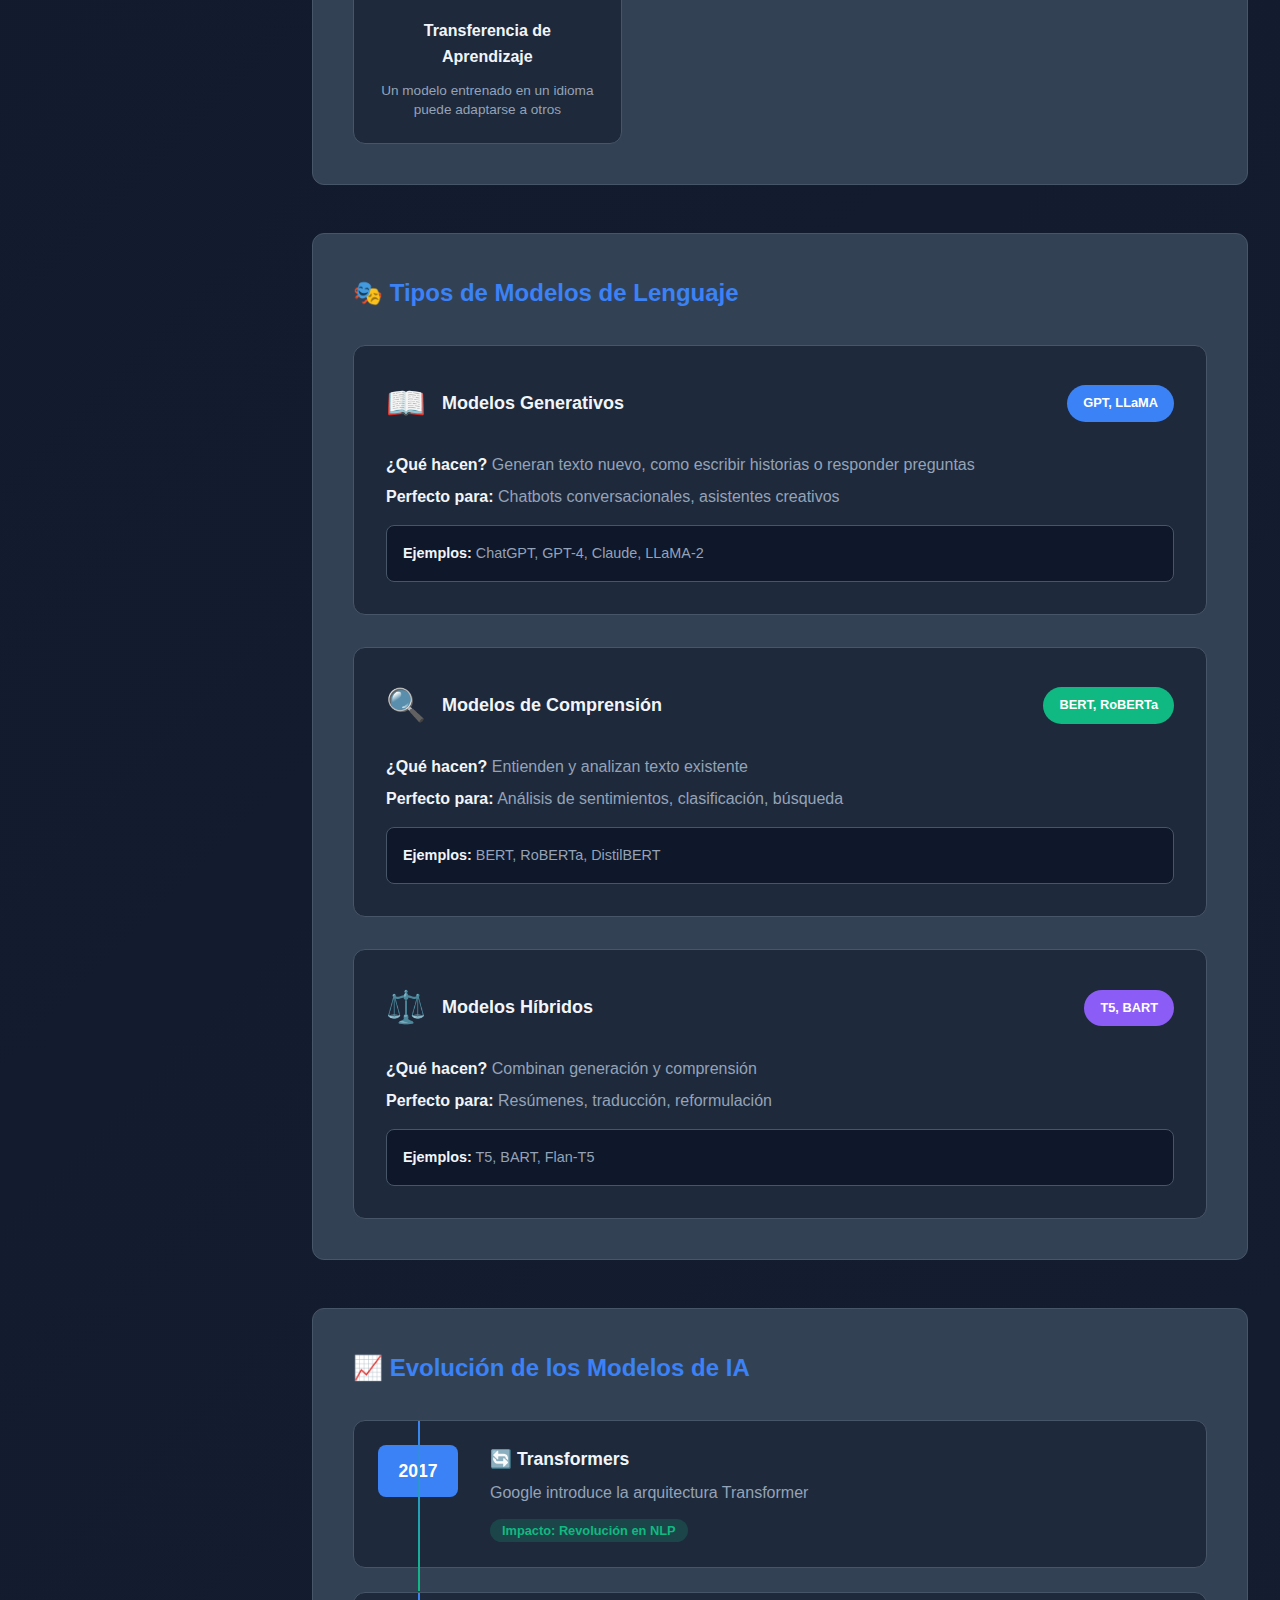
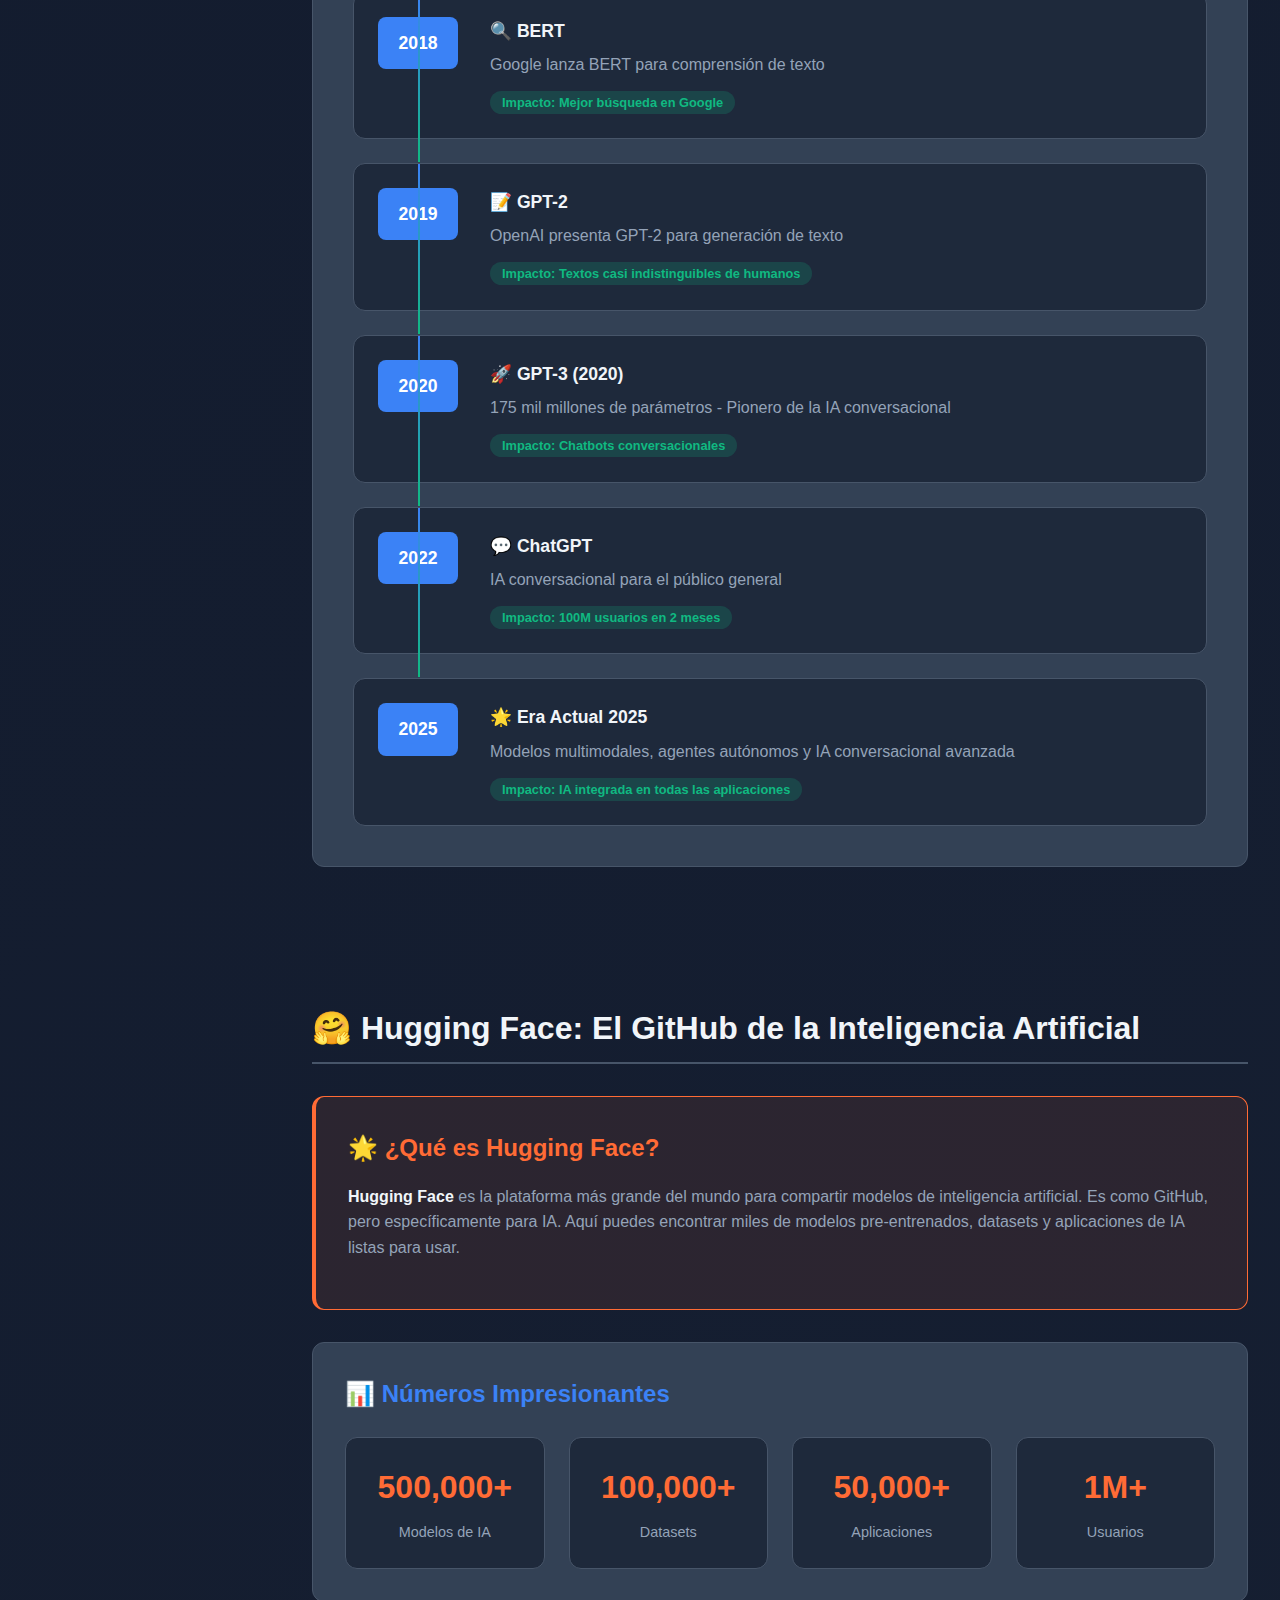
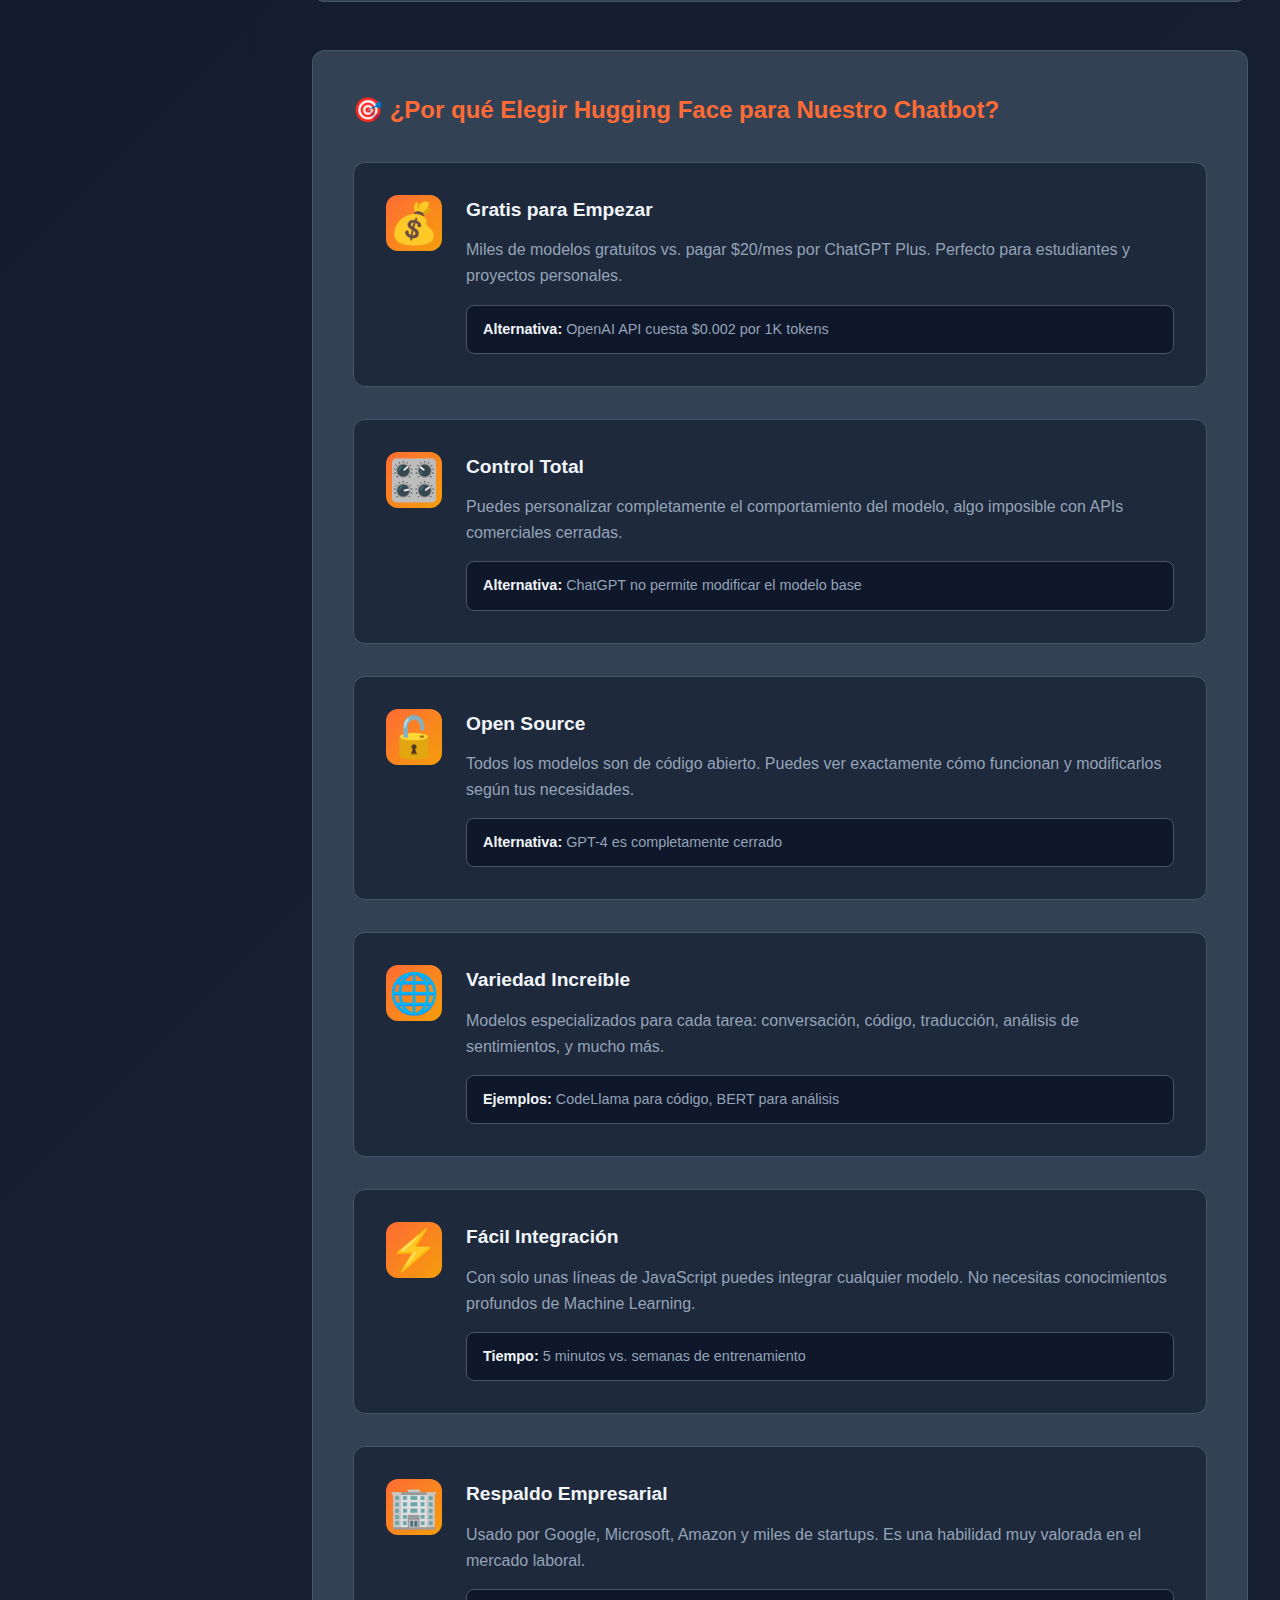
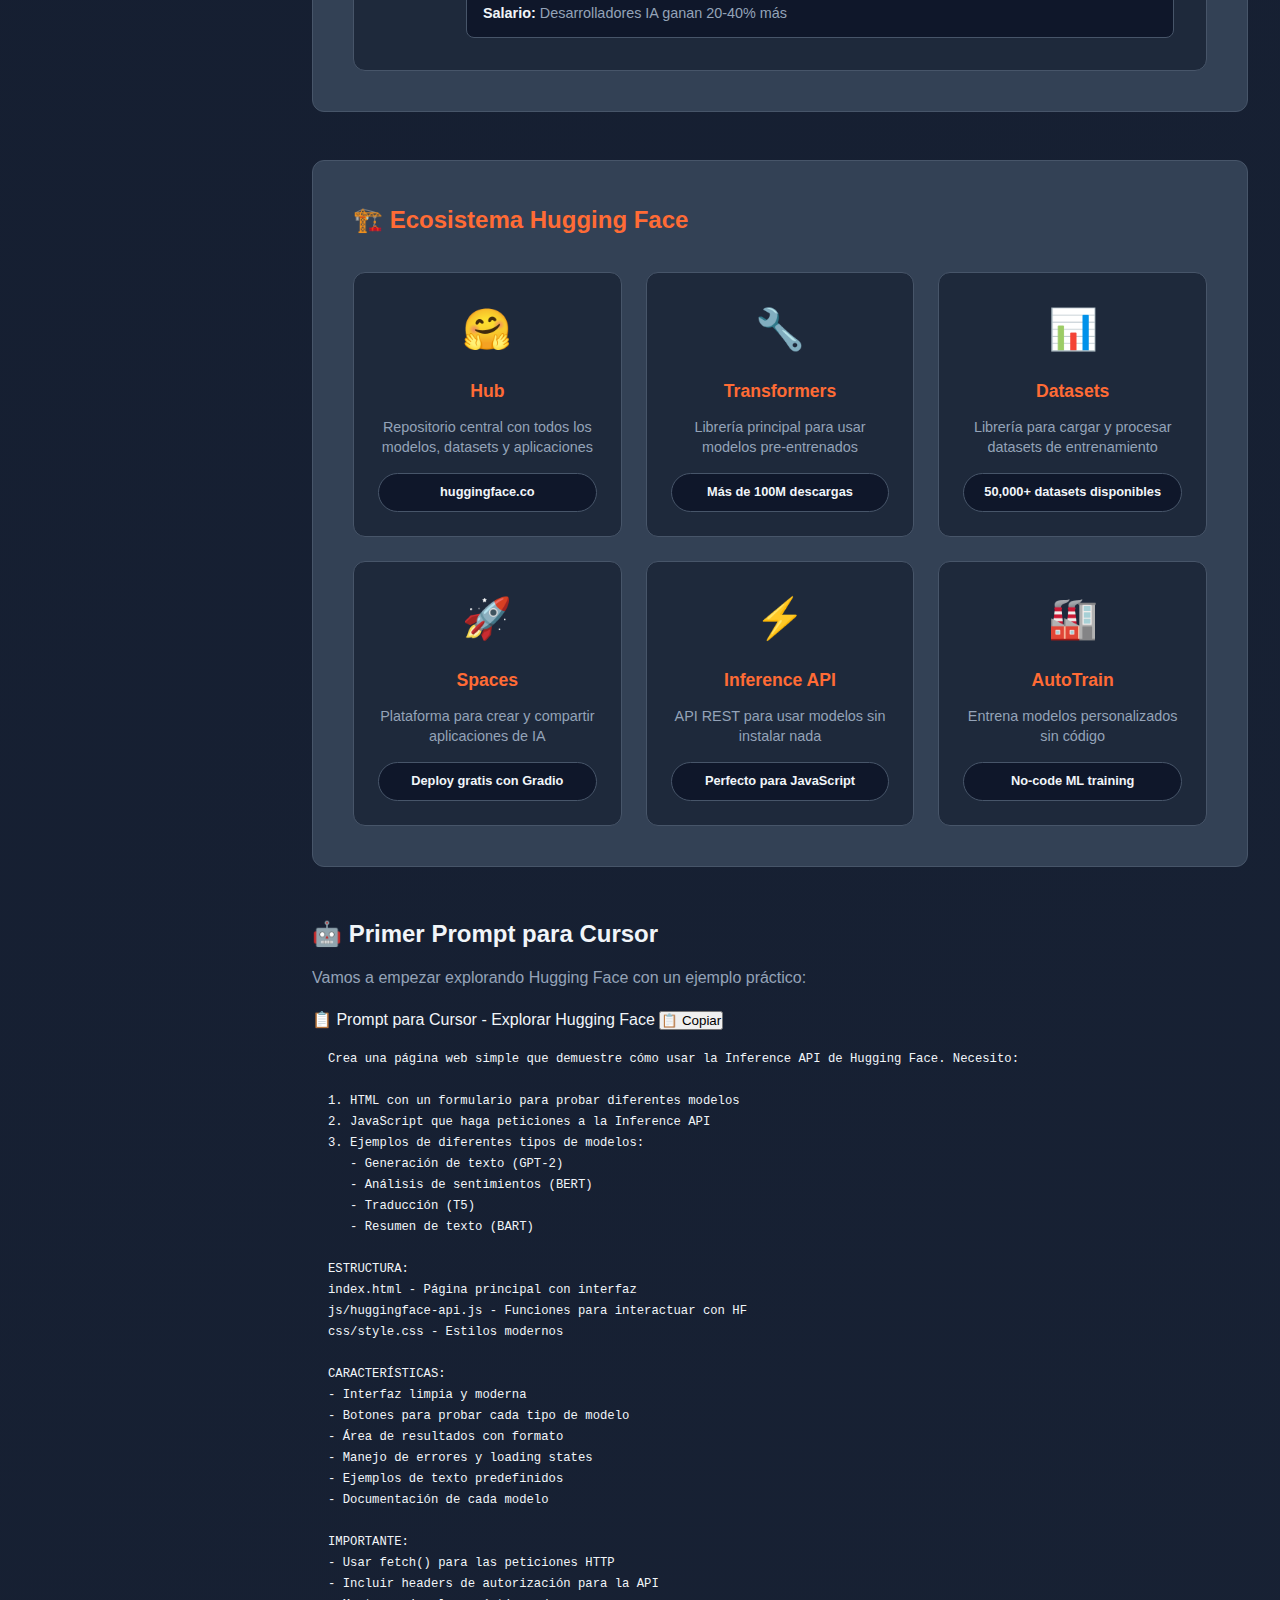
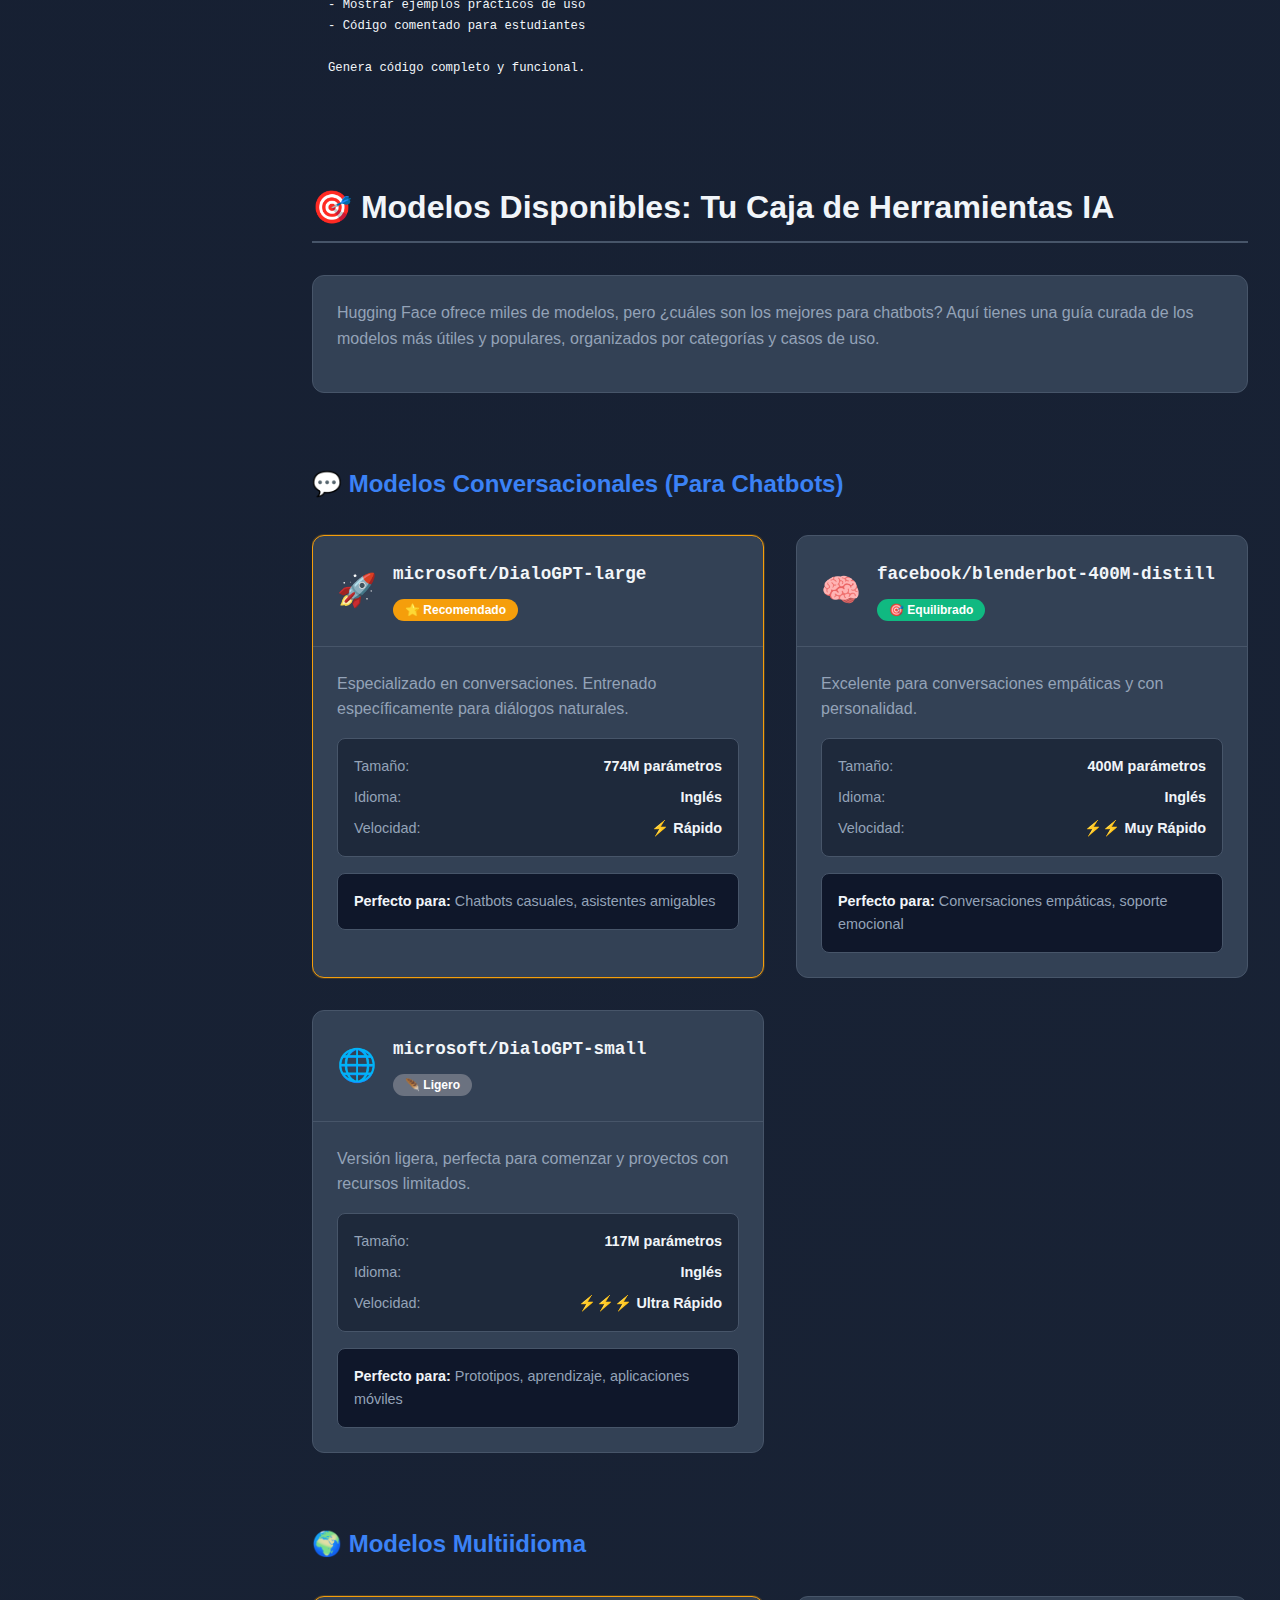
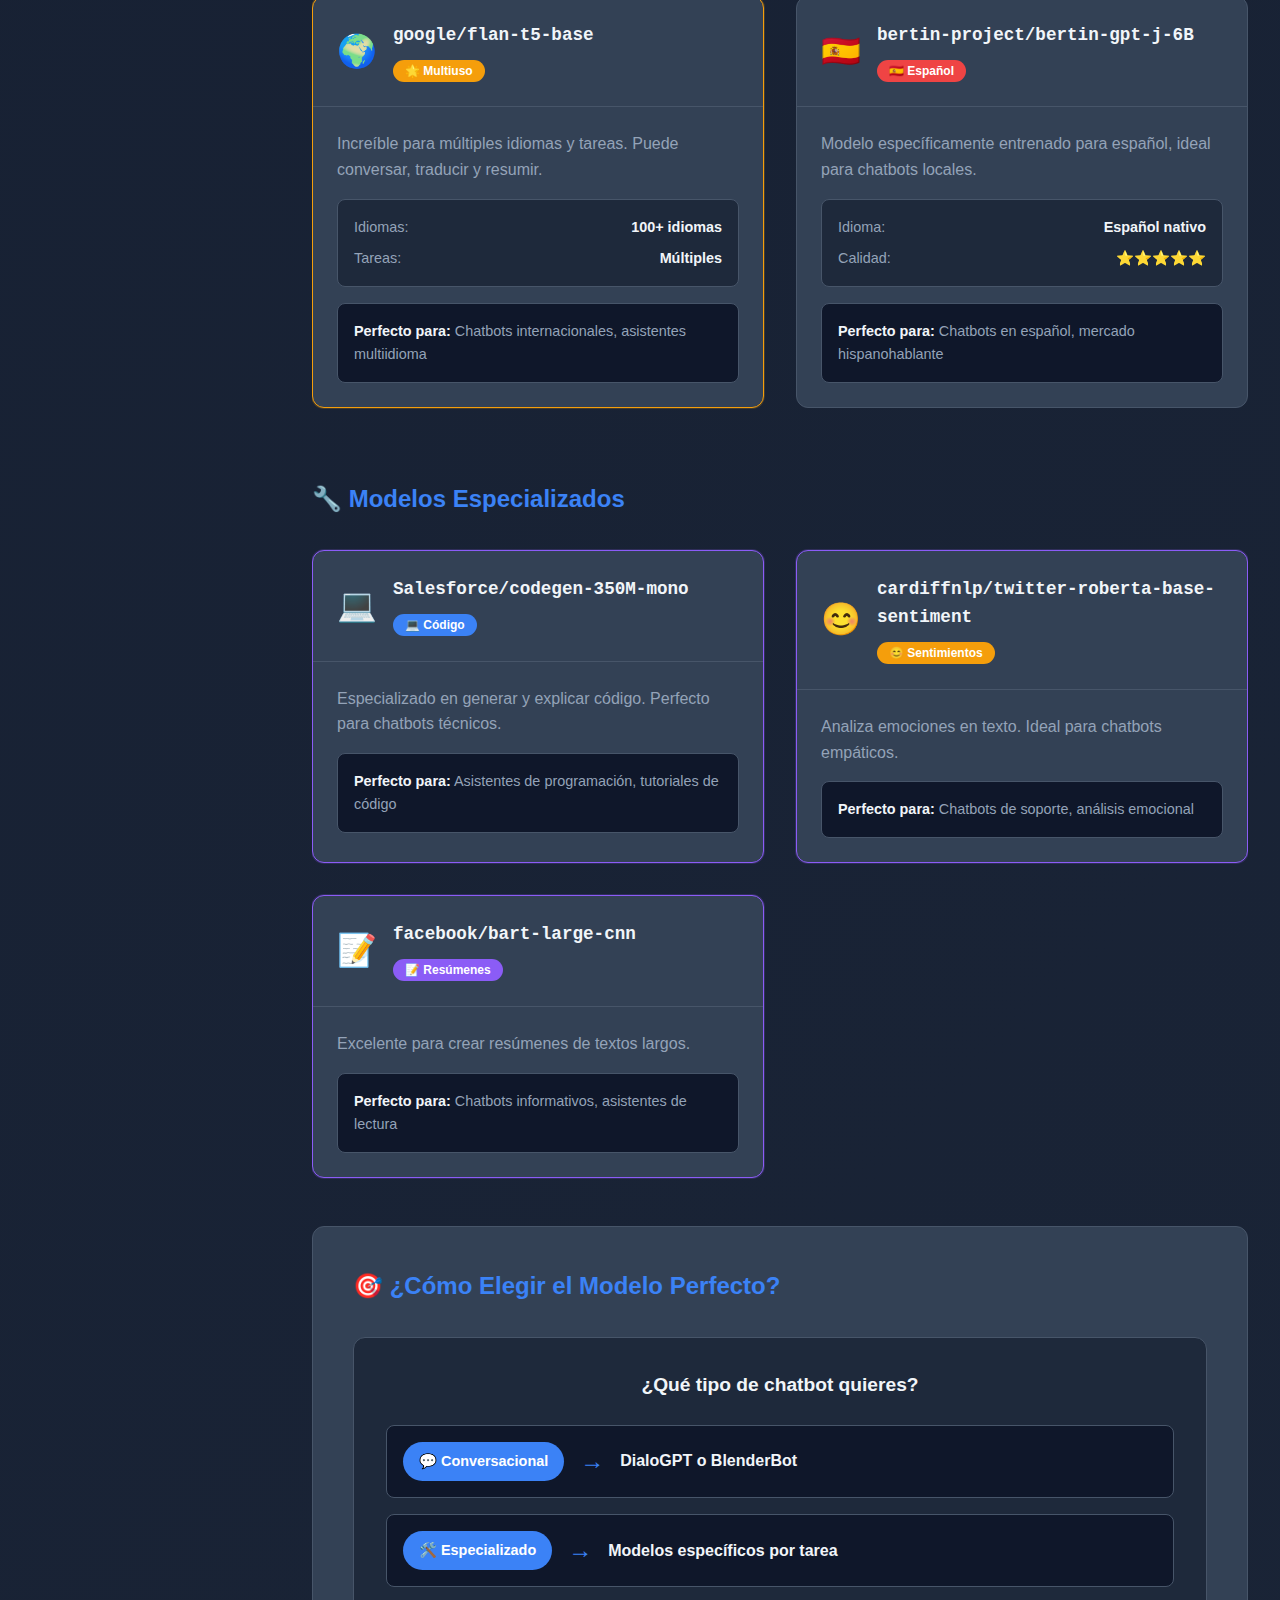
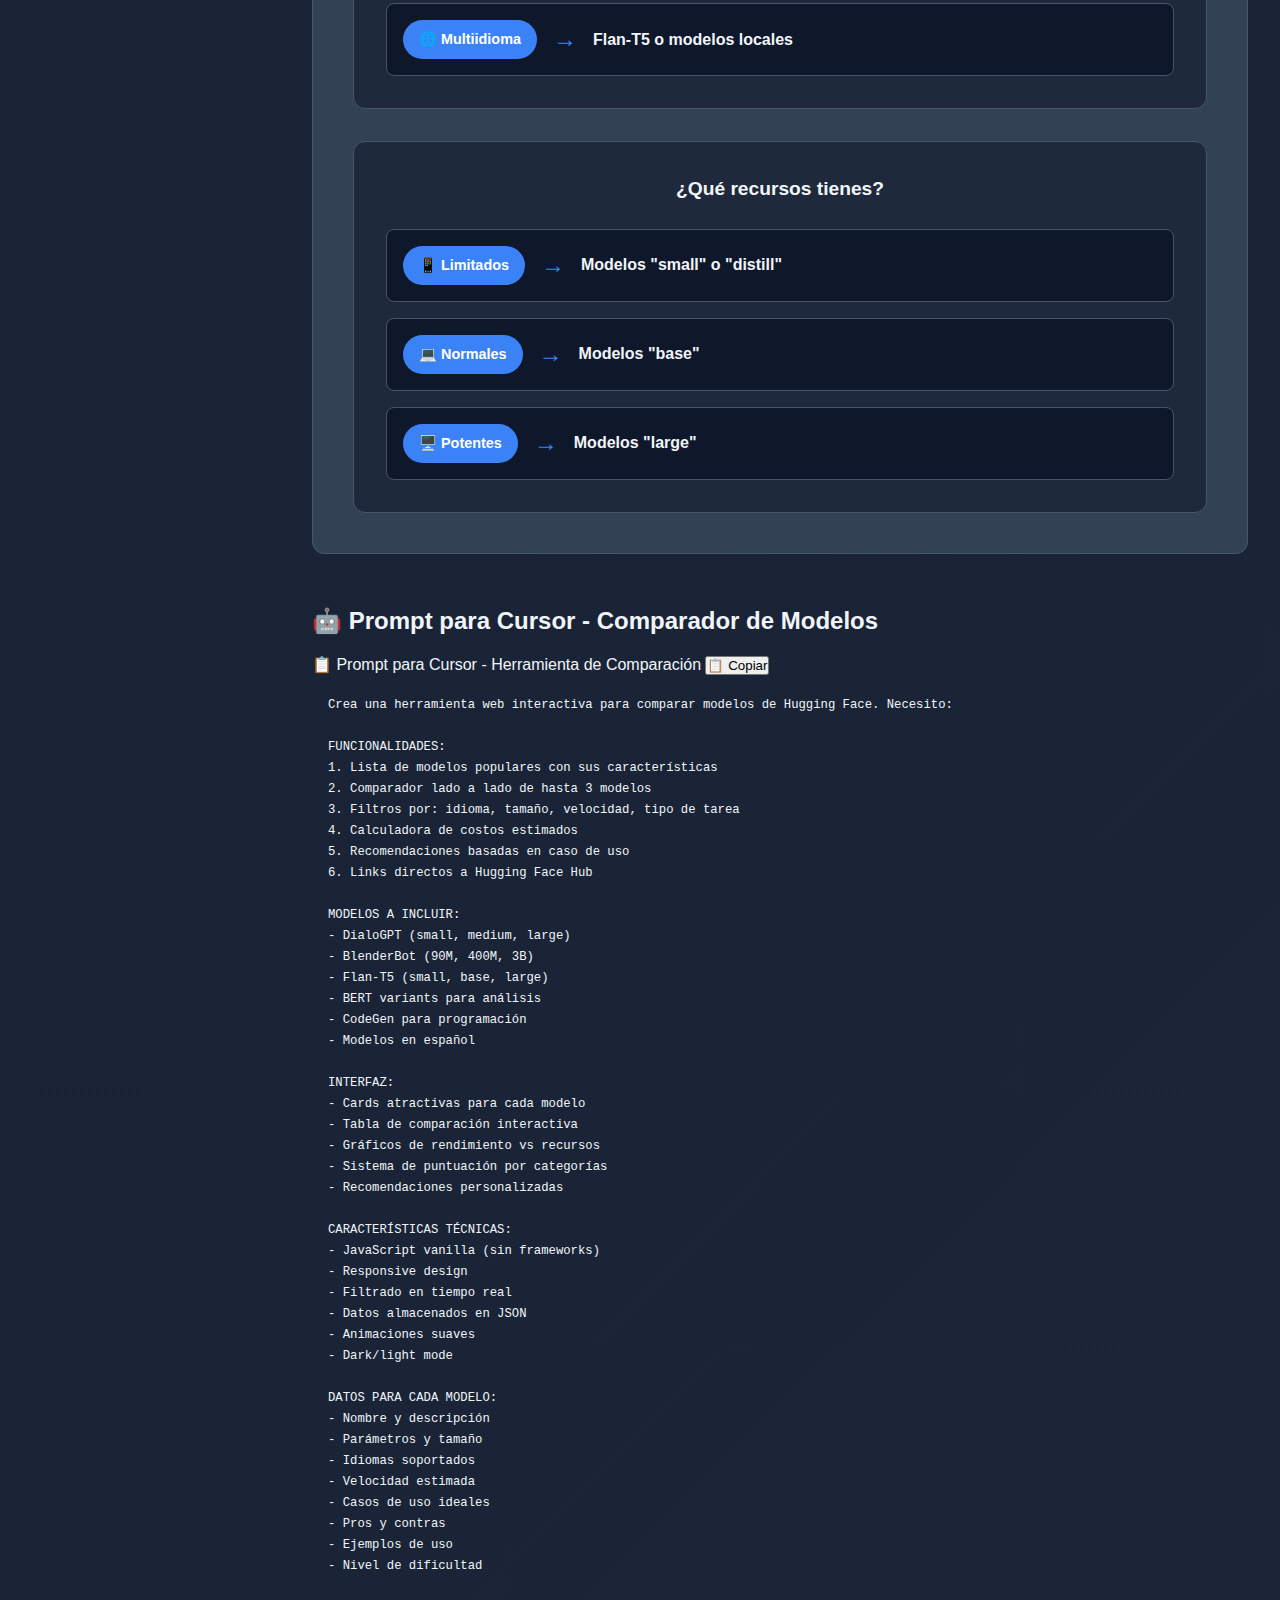
<file: chatbot-guide.html>
<!DOCTYPE html>
<html lang="es">
<head>
    <meta charset="UTF-8">
    <meta name="viewport" content="width=device-width, initial-scale=1.0">
    <title>Guía Completa de Chatbots con Hugging Face - IT CLASS SENIORS</title>
    <!-- CSS Base -->
    <link href="css/variables.css" rel="stylesheet">
    <link href="css/typography.css" rel="stylesheet">
    <link href="css/layout.css" rel="stylesheet">
    
    <!-- CSS Componentes -->
    <link href="components/header.css" rel="stylesheet">
    <link href="components/footer.css" rel="stylesheet">
    
    <!-- CSS Específico -->
    <link href="css/chatbot-guide.css" rel="stylesheet">
</head>
<body class="has-header">
    <div class="layout">
        <!-- Sidebar Navigation -->
        <nav class="sidebar">
            <div class="sidebar-header">
                <h2>🤖 Chatbots IA</h2>
                <p>Guía Completa con Hugging Face</p>
            </div>
            <ul class="nav-links">
                <li><a href="#intro" class="nav-link active"><span class="nav-icon">🚀</span><span class="nav-text">Introducción</span></a></li>
                <li><a href="#ai-concepts" class="nav-link"><span class="nav-icon">🧠</span><span class="nav-text">Conceptos de IA</span></a></li>
                <li><a href="#hugging-face-intro" class="nav-link"><span class="nav-icon">🤗</span><span class="nav-text">¿Qué es Hugging Face?</span></a></li>
                <li><a href="#models-overview" class="nav-link"><span class="nav-icon">🎯</span><span class="nav-text">Modelos Disponibles</span></a></li>
                <li><a href="#project-setup" class="nav-link"><span class="nav-icon">⚙️</span><span class="nav-text">Configuración</span></a></li>
                <li><a href="#basic-chatbot" class="nav-link"><span class="nav-icon">💬</span><span class="nav-text">Chatbot Básico</span></a></li>
                <li><a href="#advanced-features" class="nav-link"><span class="nav-icon">🔧</span><span class="nav-text">Funciones Avanzadas</span></a></li>
                <li><a href="#personality-system" class="nav-link"><span class="nav-icon">🎭</span><span class="nav-text">Sistema de Personalidad</span></a></li>
                <li><a href="#memory-context" class="nav-link"><span class="nav-icon">🧩</span><span class="nav-text">Memoria y Contexto</span></a></li>
                <li><a href="#multi-model" class="nav-link"><span class="nav-icon">🌟</span><span class="nav-text">Multi-Modelo</span></a></li>
                <li><a href="#deployment" class="nav-link"><span class="nav-icon">🚀</span><span class="nav-text">Despliegue</span></a></li>
                <li><a href="#best-practices" class="nav-link"><span class="nav-icon">✅</span><span class="nav-text">Mejores Prácticas</span></a></li>
            </ul>
        </nav>

        <!-- Main Content -->
        <main class="main-content">
            <div class="content">
                <!-- Header Component -->
                <div id="header-container"></div>
                
                <div class="content-wrapper">
                    <!-- Introducción -->
                    <section id="intro" class="section">
                        <h1>🤖 Guía Completa: Chatbots Inteligentes con Hugging Face</h1>
                        <p class="lead">
                            Aprende a crear chatbots inteligentes usando los modelos de IA más avanzados del mundo. 
                            Esta guía te llevará desde los conceptos básicos hasta la implementación de un chatbot 
                            sofisticado con personalidad, memoria y capacidades multimodales.
                        </p>

                        <div class="intro-highlights">
                            <div class="highlight-item">
                                <span class="highlight-icon">🧠</span>
                                <div class="highlight-content">
                                    <h3>IA de Última Generación</h3>
                                    <p>Usa modelos como GPT, BERT, y LLaMA directamente desde Hugging Face</p>
                                </div>
                            </div>
                            <div class="highlight-item">
                                <span class="highlight-icon">💰</span>
                                <div class="highlight-content">
                                    <h3>Gratis para Empezar</h3>
                                    <p>Hugging Face ofrece acceso gratuito a miles de modelos pre-entrenados</p>
                                </div>
                            </div>
                            <div class="highlight-item">
                                <span class="highlight-icon">🚀</span>
                                <div class="highlight-content">
                                    <h3>Implementación Rápida</h3>
                                    <p>Con nuestros prompts de Cursor, tendrás un chatbot funcionando en minutos</p>
                                </div>
                            </div>
                        </div>

                        <div class="project-showcase">
                            <h3>🎬 Proyecto Final: ChatBot Inteligente Multimodal</h3>
                            <p>Al completar esta guía, habrás creado un chatbot con estas características:</p>
                            
                            <div class="showcase-features">
                                <div class="showcase-grid">
                                    <div class="feature-showcase">
                                        <div class="feature-icon">🧠</div>
                                        <h4>IA Conversacional</h4>
                                        <p>Respuestas naturales y contextuales usando modelos transformer</p>
                                    </div>
                                    <div class="feature-showcase">
                                        <div class="feature-icon">🎭</div>
                                        <h4>Personalidades Múltiples</h4>
                                        <p>Asistente profesional, amigo casual, tutor educativo</p>
                                    </div>
                                    <div class="feature-showcase">
                                        <div class="feature-icon">🧩</div>
                                        <h4>Memoria Persistente</h4>
                                        <p>Recuerda conversaciones anteriores y aprende del usuario</p>
                                    </div>
                                    <div class="feature-showcase">
                                        <div class="feature-icon">🌐</div>
                                        <h4>Multiidioma</h4>
                                        <p>Conversa en español, inglés, francés y más idiomas</p>
                                    </div>
                                    <div class="feature-showcase">
                                        <div class="feature-icon">📊</div>
                                        <h4>Análisis de Sentimientos</h4>
                                        <p>Detecta emociones y adapta las respuestas</p>
                                    </div>
                                    <div class="feature-showcase">
                                        <div class="feature-icon">🔧</div>
                                        <h4>Funciones Especiales</h4>
                                        <p>Generación de código, traducción, resúmenes</p>
                                    </div>
                                </div>
                            </div>
                        </div>

                        <div class="learning-path-chatbot">
                            <h3>🗺️ Tu Ruta de Aprendizaje</h3>
                            <div class="path-timeline">
                                <div class="timeline-step">
                                    <div class="step-marker">1</div>
                                    <div class="step-info">
                                        <h4>Fundamentos IA</h4>
                                        <p>Conceptos de NLP, transformers y modelos de lenguaje</p>
                                        <span class="time-estimate">⏱️ 20 min</span>
                                    </div>
                                </div>
                                <div class="timeline-step">
                                    <div class="step-marker">2</div>
                                    <div class="step-info">
                                        <h4>Hugging Face</h4>
                                        <p>Plataforma, modelos disponibles y API</p>
                                        <span class="time-estimate">⏱️ 30 min</span>
                                    </div>
                                </div>
                                <div class="timeline-step">
                                    <div class="step-marker">3</div>
                                    <div class="step-info">
                                        <h4>Chatbot Básico</h4>
                                        <p>Implementación con un modelo simple</p>
                                        <span class="time-estimate">⏱️ 45 min</span>
                                    </div>
                                </div>
                                <div class="timeline-step">
                                    <div class="step-marker">4</div>
                                    <div class="step-info">
                                        <h4>Funciones Avanzadas</h4>
                                        <p>Personalidad, memoria y contexto</p>
                                        <span class="time-estimate">⏱️ 60 min</span>
                                    </div>
                                </div>
                                <div class="timeline-step">
                                    <div class="step-marker">5</div>
                                    <div class="step-info">
                                        <h4>Despliegue</h4>
                                        <p>Publicar tu chatbot en la web</p>
                                        <span class="time-estimate">⏱️ 30 min</span>
                                    </div>
                                </div>
                            </div>
                        </div>

                        <div class="prerequisites-chatbot">
                            <h3>📋 ¿Qué Necesitas Saber?</h3>
                            <div class="prereq-grid">
                                <div class="prereq-essential">
                                    <h4>🔴 Esencial</h4>
                                    <ul>
                                        <li>JavaScript básico (variables, funciones, promesas)</li>
                                        <li>HTML y CSS fundamentales</li>
                                        <li>Conceptos básicos de APIs</li>
                                        <li>Manejo de eventos en el navegador</li>
                                    </ul>
                                </div>
                                <div class="prereq-recommended">
                                    <h4>🟡 Recomendado</h4>
                                    <ul>
                                        <li>Experiencia con async/await</li>
                                        <li>Conocimientos básicos de JSON</li>
                                        <li>Haber completado la guía de Firebase (para persistencia)</li>
                                        <li>Comprensión de REST APIs</li>
                                    </ul>
                                </div>
                                <div class="prereq-optional">
                                    <h4>🟢 Opcional</h4>
                                    <ul>
                                        <li>Conceptos básicos de Machine Learning</li>
                                        <li>Experiencia con Python (para modelos custom)</li>
                                        <li>Conocimiento de frameworks como React/Vue</li>
                                        <li>Experiencia con Node.js</li>
                                    </ul>
                                </div>
                            </div>
                        </div>
                    </section>

                    <!-- Conceptos de IA -->
                    <section id="ai-concepts" class="section">
                        <h2>🧠 Fundamentos de Inteligencia Artificial para Chatbots</h2>
                        
                        <div class="ai-intro">
                            <p>
                                Antes de crear nuestro chatbot, es importante entender los conceptos fundamentales 
                                de IA que hacen posible que las máquinas "entiendan" y generen lenguaje humano.
                            </p>
                        </div>

                        <div class="concept-nlp">
                            <h3>📝 ¿Qué es el Procesamiento de Lenguaje Natural (NLP)?</h3>
                            <div class="nlp-explanation">
                                <div class="nlp-definition">
                                    <p>
                                        El <strong>NLP (Natural Language Processing)</strong> es la rama de la IA que 
                                        permite a las computadoras entender, interpretar y generar lenguaje humano 
                                        de manera útil y significativa.
                                    </p>
                                </div>
                                
                                <div class="nlp-examples">
                                    <h4>🌟 Ejemplos que Usas Todos los Días</h4>
                                    <div class="examples-grid">
                                        <div class="example-card">
                                            <div class="example-icon">🗣️</div>
                                            <h5>Asistentes de Voz</h5>
                                            <p>Siri, Alexa, Google Assistant entienden tu voz y responden</p>
                                        </div>
                                        <div class="example-card">
                                            <div class="example-icon">🌐</div>
                                            <h5>Traductor de Google</h5>
                                            <p>Traduce textos entre más de 100 idiomas automáticamente</p>
                                        </div>
                                        <div class="example-card">
                                            <div class="example-icon">📧</div>
                                            <h5>Gmail Smart Reply</h5>
                                            <p>Sugiere respuestas automáticas para tus emails</p>
                                        </div>
                                        <div class="example-card">
                                            <div class="example-icon">🛒</div>
                                            <h5>Chatbots de Soporte</h5>
                                            <p>Atienden tus consultas en páginas web 24/7</p>
                                        </div>
                                    </div>
                                </div>
                            </div>
                        </div>

                        <div class="transformers-section">
                            <h3>🔄 Transformers: La Revolución de la IA</h3>
                            <div class="transformers-explanation">
                                <div class="transformer-intro">
                                    <p>
                                        Los <strong>Transformers</strong> son una arquitectura de IA que revolucionó 
                                        el procesamiento de lenguaje natural. Son la tecnología detrás de ChatGPT, 
                                        BERT, y prácticamente todos los chatbots modernos.
                                    </p>
                                </div>

                                <div class="transformer-analogy">
                                    <h4>🧩 Analogía Simple: El Transformer como un Traductor Experto</h4>
                                    <div class="analogy-content">
                                        <div class="analogy-step">
                                            <div class="step-icon">👁️</div>
                                            <div class="step-content">
                                                <h5>1. Atención</h5>
                                                <p>Como un traductor que presta atención a todas las palabras de una oración simultáneamente</p>
                                            </div>
                                        </div>
                                        <div class="analogy-step">
                                            <div class="step-icon">🔗</div>
                                            <div class="step-content">
                                                <h5>2. Conexiones</h5>
                                                <p>Entiende cómo cada palabra se relaciona con todas las demás</p>
                                            </div>
                                        </div>
                                        <div class="analogy-step">
                                            <div class="step-icon">🎯</div>
                                            <div class="step-content">
                                                <h5>3. Contexto</h5>
                                                <p>Genera respuestas basadas en todo el contexto, no solo la última palabra</p>
                                            </div>
                                        </div>
                                    </div>
                                </div>

                                <div class="transformer-benefits">
                                    <h4>✨ ¿Por qué son tan Poderosos?</h4>
                                    <div class="benefits-grid">
                                        <div class="benefit-card">
                                            <span class="benefit-icon">⚡</span>
                                            <h5>Procesamiento Paralelo</h5>
                                            <p>Pueden procesar toda una oración al mismo tiempo, no palabra por palabra</p>
                                        </div>
                                        <div class="benefit-card">
                                            <span class="benefit-icon">🎯</span>
                                            <h5>Mecanismo de Atención</h5>
                                            <p>Saben qué partes del texto son más importantes para cada respuesta</p>
                                        </div>
                                        <div class="benefit-card">
                                            <span class="benefit-icon">📚</span>
                                            <h5>Contexto Largo</h5>
                                            <p>Pueden "recordar" conversaciones largas y mantener coherencia</p>
                                        </div>
                                        <div class="benefit-card">
                                            <span class="benefit-icon">🌐</span>
                                            <h5>Transferencia de Aprendizaje</h5>
                                            <p>Un modelo entrenado en un idioma puede adaptarse a otros</p>
                                        </div>
                                    </div>
                                </div>
                            </div>
                        </div>

                        <div class="model-types">
                            <h3>🎭 Tipos de Modelos de Lenguaje</h3>
                            <div class="model-categories">
                                <div class="model-category">
                                    <div class="category-header">
                                        <div class="category-icon">📖</div>
                                        <h4>Modelos Generativos</h4>
                                        <span class="category-badge generative">GPT, LLaMA</span>
                                    </div>
                                    <div class="category-content">
                                        <p><strong>¿Qué hacen?</strong> Generan texto nuevo, como escribir historias o responder preguntas</p>
                                        <p><strong>Perfecto para:</strong> Chatbots conversacionales, asistentes creativos</p>
                                        <div class="category-examples">
                                            <strong>Ejemplos:</strong> ChatGPT, GPT-4, Claude, LLaMA-2
                                        </div>
                                    </div>
                                </div>

                                <div class="model-category">
                                    <div class="category-header">
                                        <div class="category-icon">🔍</div>
                                        <h4>Modelos de Comprensión</h4>
                                        <span class="category-badge understanding">BERT, RoBERTa</span>
                                    </div>
                                    <div class="category-content">
                                        <p><strong>¿Qué hacen?</strong> Entienden y analizan texto existente</p>
                                        <p><strong>Perfecto para:</strong> Análisis de sentimientos, clasificación, búsqueda</p>
                                        <div class="category-examples">
                                            <strong>Ejemplos:</strong> BERT, RoBERTa, DistilBERT
                                        </div>
                                    </div>
                                </div>

                                <div class="model-category">
                                    <div class="category-header">
                                        <div class="category-icon">⚖️</div>
                                        <h4>Modelos Híbridos</h4>
                                        <span class="category-badge hybrid">T5, BART</span>
                                    </div>
                                    <div class="category-content">
                                        <p><strong>¿Qué hacen?</strong> Combinan generación y comprensión</p>
                                        <p><strong>Perfecto para:</strong> Resúmenes, traducción, reformulación</p>
                                        <div class="category-examples">
                                            <strong>Ejemplos:</strong> T5, BART, Flan-T5
                                        </div>
                                    </div>
                                </div>
                            </div>
                        </div>

                        <div class="evolution-timeline">
                            <h3>📈 Evolución de los Modelos de IA</h3>
                            <div class="timeline-evolution">
                                <div class="evolution-era">
                                    <div class="era-year">2017</div>
                                    <div class="era-content">
                                        <h4>🔄 Transformers</h4>
                                        <p>Google introduce la arquitectura Transformer</p>
                                        <span class="era-impact">Impacto: Revolución en NLP</span>
                                    </div>
                                </div>
                                <div class="evolution-era">
                                    <div class="era-year">2018</div>
                                    <div class="era-content">
                                        <h4>🔍 BERT</h4>
                                        <p>Google lanza BERT para comprensión de texto</p>
                                        <span class="era-impact">Impacto: Mejor búsqueda en Google</span>
                                    </div>
                                </div>
                                <div class="evolution-era">
                                    <div class="era-year">2019</div>
                                    <div class="era-content">
                                        <h4>📝 GPT-2</h4>
                                        <p>OpenAI presenta GPT-2 para generación de texto</p>
                                        <span class="era-impact">Impacto: Textos casi indistinguibles de humanos</span>
                                    </div>
                                </div>
                                <div class="evolution-era">
                                    <div class="era-year">2020</div>
                                    <div class="era-content">
                                        <h4>🚀 GPT-3 (2020)</h4>
                                        <p>175 mil millones de parámetros - Pionero de la IA conversacional</p>
                                        <span class="era-impact">Impacto: Chatbots conversacionales</span>
                                    </div>
                                </div>
                                <div class="evolution-era">
                                    <div class="era-year">2022</div>
                                    <div class="era-content">
                                        <h4>💬 ChatGPT</h4>
                                        <p>IA conversacional para el público general</p>
                                        <span class="era-impact">Impacto: 100M usuarios en 2 meses</span>
                                    </div>
                                </div>
                                <div class="evolution-era">
                                    <div class="era-year">2025</div>
                                    <div class="era-content">
                                        <h4>🌟 Era Actual 2025</h4>
                                        <p>Modelos multimodales, agentes autónomos y IA conversacional avanzada</p>
                                        <span class="era-impact">Impacto: IA integrada en todas las aplicaciones</span>
                                    </div>
                                </div>
                            </div>
                        </div>
                    </section>

                    <!-- ¿Qué es Hugging Face? -->
                    <section id="hugging-face-intro" class="section">
                        <h2>🤗 Hugging Face: El GitHub de la Inteligencia Artificial</h2>
                        
                        <div class="hf-introduction">
                            <div class="hf-definition">
                                <h3>🌟 ¿Qué es Hugging Face?</h3>
                                <p>
                                    <strong>Hugging Face</strong> es la plataforma más grande del mundo para compartir 
                                    modelos de inteligencia artificial. Es como GitHub, pero específicamente para IA. 
                                    Aquí puedes encontrar miles de modelos pre-entrenados, datasets y aplicaciones 
                                    de IA listas para usar.
                                </p>
                            </div>

                            <div class="hf-numbers">
                                <h3>📊 Números Impresionantes</h3>
                                <div class="numbers-grid">
                                    <div class="number-stat">
                                        <div class="stat-number">500,000+</div>
                                        <div class="stat-label">Modelos de IA</div>
                                    </div>
                                    <div class="number-stat">
                                        <div class="stat-number">100,000+</div>
                                        <div class="stat-label">Datasets</div>
                                    </div>
                                    <div class="number-stat">
                                        <div class="stat-number">50,000+</div>
                                        <div class="stat-label">Aplicaciones</div>
                                    </div>
                                    <div class="number-stat">
                                        <div class="stat-number">1M+</div>
                                        <div class="stat-label">Usuarios</div>
                                    </div>
                                </div>
                            </div>
                        </div>

                        <div class="hf-benefits">
                            <h3>🎯 ¿Por qué Elegir Hugging Face para Nuestro Chatbot?</h3>
                            <div class="benefits-comparison">
                                <div class="benefit-item">
                                    <div class="benefit-icon">💰</div>
                                    <div class="benefit-content">
                                        <h4>Gratis para Empezar</h4>
                                        <p>
                                            Miles de modelos gratuitos vs. pagar $20/mes por ChatGPT Plus. 
                                            Perfecto para estudiantes y proyectos personales.
                                        </p>
                                        <div class="comparison-note">
                                            <strong>Alternativa:</strong> OpenAI API cuesta $0.002 por 1K tokens
                                        </div>
                                    </div>
                                </div>

                                <div class="benefit-item">
                                    <div class="benefit-icon">🎛️</div>
                                    <div class="benefit-content">
                                        <h4>Control Total</h4>
                                        <p>
                                            Puedes personalizar completamente el comportamiento del modelo, 
                                            algo imposible con APIs comerciales cerradas.
                                        </p>
                                        <div class="comparison-note">
                                            <strong>Alternativa:</strong> ChatGPT no permite modificar el modelo base
                                        </div>
                                    </div>
                                </div>

                                <div class="benefit-item">
                                    <div class="benefit-icon">🔓</div>
                                    <div class="benefit-content">
                                        <h4>Open Source</h4>
                                        <p>
                                            Todos los modelos son de código abierto. Puedes ver exactamente 
                                            cómo funcionan y modificarlos según tus necesidades.
                                        </p>
                                        <div class="comparison-note">
                                            <strong>Alternativa:</strong> GPT-4 es completamente cerrado
                                        </div>
                                    </div>
                                </div>

                                <div class="benefit-item">
                                    <div class="benefit-icon">🌐</div>
                                    <div class="benefit-content">
                                        <h4>Variedad Increíble</h4>
                                        <p>
                                            Modelos especializados para cada tarea: conversación, código, 
                                            traducción, análisis de sentimientos, y mucho más.
                                        </p>
                                        <div class="comparison-note">
                                            <strong>Ejemplos:</strong> CodeLlama para código, BERT para análisis
                                        </div>
                                    </div>
                                </div>

                                <div class="benefit-item">
                                    <div class="benefit-icon">⚡</div>
                                    <div class="benefit-content">
                                        <h4>Fácil Integración</h4>
                                        <p>
                                            Con solo unas líneas de JavaScript puedes integrar cualquier modelo. 
                                            No necesitas conocimientos profundos de Machine Learning.
                                        </p>
                                        <div class="comparison-note">
                                            <strong>Tiempo:</strong> 5 minutos vs. semanas de entrenamiento
                                        </div>
                                    </div>
                                </div>

                                <div class="benefit-item">
                                    <div class="benefit-icon">🏢</div>
                                    <div class="benefit-content">
                                        <h4>Respaldo Empresarial</h4>
                                        <p>
                                            Usado por Google, Microsoft, Amazon y miles de startups. 
                                            Es una habilidad muy valorada en el mercado laboral.
                                        </p>
                                        <div class="comparison-note">
                                            <strong>Salario:</strong> Desarrolladores IA ganan 20-40% más
                                        </div>
                                    </div>
                                </div>
                            </div>
                        </div>

                        <div class="hf-ecosystem">
                            <h3>🏗️ Ecosistema Hugging Face</h3>
                            <div class="ecosystem-components">
                                <div class="component-item">
                                    <div class="component-icon">🤗</div>
                                    <h4>Hub</h4>
                                    <p>Repositorio central con todos los modelos, datasets y aplicaciones</p>
                                    <div class="component-url">huggingface.co</div>
                                </div>

                                <div class="component-item">
                                    <div class="component-icon">🔧</div>
                                    <h4>Transformers</h4>
                                    <p>Librería principal para usar modelos pre-entrenados</p>
                                    <div class="component-url">Más de 100M descargas</div>
                                </div>

                                <div class="component-item">
                                    <div class="component-icon">📊</div>
                                    <h4>Datasets</h4>
                                    <p>Librería para cargar y procesar datasets de entrenamiento</p>
                                    <div class="component-url">50,000+ datasets disponibles</div>
                                </div>

                                <div class="component-item">
                                    <div class="component-icon">🚀</div>
                                    <h4>Spaces</h4>
                                    <p>Plataforma para crear y compartir aplicaciones de IA</p>
                                    <div class="component-url">Deploy gratis con Gradio</div>
                                </div>

                                <div class="component-item">
                                    <div class="component-icon">⚡</div>
                                    <h4>Inference API</h4>
                                    <p>API REST para usar modelos sin instalar nada</p>
                                    <div class="component-url">Perfecto para JavaScript</div>
                                </div>

                                <div class="component-item">
                                    <div class="component-icon">🏭</div>
                                    <h4>AutoTrain</h4>
                                    <p>Entrena modelos personalizados sin código</p>
                                    <div class="component-url">No-code ML training</div>
                                </div>
                            </div>
                        </div>

                        <div class="cursor-prompt-hf">
                            <h3>🤖 Primer Prompt para Cursor</h3>
                            <p>Vamos a empezar explorando Hugging Face con un ejemplo práctico:</p>
                            
                            <div class="code-block">
                                <div class="code-header">
                                    <span>📋 Prompt para Cursor - Explorar Hugging Face</span>
                                    <button class="copy-btn" onclick="copyCode(this)">📋 Copiar</button>
                                </div>
                                <pre><code>Crea una página web simple que demuestre cómo usar la Inference API de Hugging Face. Necesito:

1. HTML con un formulario para probar diferentes modelos
2. JavaScript que haga peticiones a la Inference API
3. Ejemplos de diferentes tipos de modelos:
   - Generación de texto (GPT-2)
   - Análisis de sentimientos (BERT)
   - Traducción (T5)
   - Resumen de texto (BART)

ESTRUCTURA:
index.html - Página principal con interfaz
js/huggingface-api.js - Funciones para interactuar con HF
css/style.css - Estilos modernos

CARACTERÍSTICAS:
- Interfaz limpia y moderna
- Botones para probar cada tipo de modelo
- Área de resultados con formato
- Manejo de errores y loading states
- Ejemplos de texto predefinidos
- Documentación de cada modelo

IMPORTANTE:
- Usar fetch() para las peticiones HTTP
- Incluir headers de autorización para la API
- Mostrar ejemplos prácticos de uso
- Código comentado para estudiantes

Genera código completo y funcional.</code></pre>
                            </div>
                        </div>
                    </section>

                    <!-- Modelos Disponibles -->
                    <section id="models-overview" class="section">
                        <h2>🎯 Modelos Disponibles: Tu Caja de Herramientas IA</h2>
                        
                        <div class="models-intro">
                            <p>
                                Hugging Face ofrece miles de modelos, pero ¿cuáles son los mejores para chatbots? 
                                Aquí tienes una guía curada de los modelos más útiles y populares, organizados 
                                por categorías y casos de uso.
                            </p>
                        </div>

                        <div class="models-categories">
                            <div class="model-category-section">
                                <h3>💬 Modelos Conversacionales (Para Chatbots)</h3>
                                <div class="models-grid">
                                    <div class="model-card featured">
                                        <div class="model-header">
                                            <div class="model-icon">🚀</div>
                                            <div class="model-info">
                                                <h4>microsoft/DialoGPT-large</h4>
                                                <span class="model-badge featured">⭐ Recomendado</span>
                                            </div>
                                        </div>
                                        <div class="model-description">
                                            <p>Especializado en conversaciones. Entrenado específicamente para diálogos naturales.</p>
                                            <div class="model-stats">
                                                <div class="stat-item">
                                                    <span class="stat-label">Tamaño:</span>
                                                    <span class="stat-value">774M parámetros</span>
                                                </div>
                                                <div class="stat-item">
                                                    <span class="stat-label">Idioma:</span>
                                                    <span class="stat-value">Inglés</span>
                                                </div>
                                                <div class="stat-item">
                                                    <span class="stat-label">Velocidad:</span>
                                                    <span class="stat-value">⚡ Rápido</span>
                                                </div>
                                            </div>
                                            <div class="model-use-cases">
                                                <strong>Perfecto para:</strong> Chatbots casuales, asistentes amigables
                                            </div>
                                        </div>
                                    </div>

                                    <div class="model-card">
                                        <div class="model-header">
                                            <div class="model-icon">🧠</div>
                                            <div class="model-info">
                                                <h4>facebook/blenderbot-400M-distill</h4>
                                                <span class="model-badge balanced">🎯 Equilibrado</span>
                                            </div>
                                        </div>
                                        <div class="model-description">
                                            <p>Excelente para conversaciones empáticas y con personalidad.</p>
                                            <div class="model-stats">
                                                <div class="stat-item">
                                                    <span class="stat-label">Tamaño:</span>
                                                    <span class="stat-value">400M parámetros</span>
                                                </div>
                                                <div class="stat-item">
                                                    <span class="stat-label">Idioma:</span>
                                                    <span class="stat-value">Inglés</span>
                                                </div>
                                                <div class="stat-item">
                                                    <span class="stat-label">Velocidad:</span>
                                                    <span class="stat-value">⚡⚡ Muy Rápido</span>
                                                </div>
                                            </div>
                                            <div class="model-use-cases">
                                                <strong>Perfecto para:</strong> Conversaciones empáticas, soporte emocional
                                            </div>
                                        </div>
                                    </div>

                                    <div class="model-card">
                                        <div class="model-header">
                                            <div class="model-icon">🌐</div>
                                            <div class="model-info">
                                                <h4>microsoft/DialoGPT-small</h4>
                                                <span class="model-badge lightweight">🪶 Ligero</span>
                                            </div>
                                        </div>
                                        <div class="model-description">
                                            <p>Versión ligera, perfecta para comenzar y proyectos con recursos limitados.</p>
                                            <div class="model-stats">
                                                <div class="stat-item">
                                                    <span class="stat-label">Tamaño:</span>
                                                    <span class="stat-value">117M parámetros</span>
                                                </div>
                                                <div class="stat-item">
                                                    <span class="stat-label">Idioma:</span>
                                                    <span class="stat-value">Inglés</span>
                                                </div>
                                                <div class="stat-item">
                                                    <span class="stat-label">Velocidad:</span>
                                                    <span class="stat-value">⚡⚡⚡ Ultra Rápido</span>
                                                </div>
                                            </div>
                                            <div class="model-use-cases">
                                                <strong>Perfecto para:</strong> Prototipos, aprendizaje, aplicaciones móviles
                                            </div>
                                        </div>
                                    </div>
                                </div>
                            </div>

                            <div class="model-category-section">
                                <h3>🌍 Modelos Multiidioma</h3>
                                <div class="models-grid">
                                    <div class="model-card featured">
                                        <div class="model-header">
                                            <div class="model-icon">🌍</div>
                                            <div class="model-info">
                                                <h4>google/flan-t5-base</h4>
                                                <span class="model-badge featured">🌟 Multiuso</span>
                                            </div>
                                        </div>
                                        <div class="model-description">
                                            <p>Increíble para múltiples idiomas y tareas. Puede conversar, traducir y resumir.</p>
                                            <div class="model-stats">
                                                <div class="stat-item">
                                                    <span class="stat-label">Idiomas:</span>
                                                    <span class="stat-value">100+ idiomas</span>
                                                </div>
                                                <div class="stat-item">
                                                    <span class="stat-label">Tareas:</span>
                                                    <span class="stat-value">Múltiples</span>
                                                </div>
                                            </div>
                                            <div class="model-use-cases">
                                                <strong>Perfecto para:</strong> Chatbots internacionales, asistentes multiidioma
                                            </div>
                                        </div>
                                    </div>

                                    <div class="model-card">
                                        <div class="model-header">
                                            <div class="model-icon">🇪🇸</div>
                                            <div class="model-info">
                                                <h4>bertin-project/bertin-gpt-j-6B</h4>
                                                <span class="model-badge spanish">🇪🇸 Español</span>
                                            </div>
                                        </div>
                                        <div class="model-description">
                                            <p>Modelo específicamente entrenado para español, ideal para chatbots locales.</p>
                                            <div class="model-stats">
                                                <div class="stat-item">
                                                    <span class="stat-label">Idioma:</span>
                                                    <span class="stat-value">Español nativo</span>
                                                </div>
                                                <div class="stat-item">
                                                    <span class="stat-label">Calidad:</span>
                                                    <span class="stat-value">⭐⭐⭐⭐⭐</span>
                                                </div>
                                            </div>
                                            <div class="model-use-cases">
                                                <strong>Perfecto para:</strong> Chatbots en español, mercado hispanohablante
                                            </div>
                                        </div>
                                    </div>
                                </div>
                            </div>

                            <div class="model-category-section">
                                <h3>🔧 Modelos Especializados</h3>
                                <div class="models-grid">
                                    <div class="model-card specialized">
                                        <div class="model-header">
                                            <div class="model-icon">💻</div>
                                            <div class="model-info">
                                                <h4>Salesforce/codegen-350M-mono</h4>
                                                <span class="model-badge code">💻 Código</span>
                                            </div>
                                        </div>
                                        <div class="model-description">
                                            <p>Especializado en generar y explicar código. Perfecto para chatbots técnicos.</p>
                                            <div class="model-use-cases">
                                                <strong>Perfecto para:</strong> Asistentes de programación, tutoriales de código
                                            </div>
                                        </div>
                                    </div>

                                    <div class="model-card specialized">
                                        <div class="model-header">
                                            <div class="model-icon">😊</div>
                                            <div class="model-info">
                                                <h4>cardiffnlp/twitter-roberta-base-sentiment</h4>
                                                <span class="model-badge sentiment">😊 Sentimientos</span>
                                            </div>
                                        </div>
                                        <div class="model-description">
                                            <p>Analiza emociones en texto. Ideal para chatbots empáticos.</p>
                                            <div class="model-use-cases">
                                                <strong>Perfecto para:</strong> Chatbots de soporte, análisis emocional
                                            </div>
                                        </div>
                                    </div>

                                    <div class="model-card specialized">
                                        <div class="model-header">
                                            <div class="model-icon">📝</div>
                                            <div class="model-info">
                                                <h4>facebook/bart-large-cnn</h4>
                                                <span class="model-badge summary">📝 Resúmenes</span>
                                            </div>
                                        </div>
                                        <div class="model-description">
                                            <p>Excelente para crear resúmenes de textos largos.</p>
                                            <div class="model-use-cases">
                                                <strong>Perfecto para:</strong> Chatbots informativos, asistentes de lectura
                                            </div>
                                        </div>
                                    </div>
                                </div>
                            </div>
                        </div>

                        <div class="model-selection-guide">
                            <h3>🎯 ¿Cómo Elegir el Modelo Perfecto?</h3>
                            <div class="selection-flowchart">
                                <div class="flowchart-step">
                                    <div class="step-question">¿Qué tipo de chatbot quieres?</div>
                                    <div class="step-options">
                                        <div class="option-path">
                                            <div class="option-choice">💬 Conversacional</div>
                                            <div class="option-arrow">→</div>
                                            <div class="option-result">DialoGPT o BlenderBot</div>
                                        </div>
                                        <div class="option-path">
                                            <div class="option-choice">🛠️ Especializado</div>
                                            <div class="option-arrow">→</div>
                                            <div class="option-result">Modelos específicos por tarea</div>
                                        </div>
                                        <div class="option-path">
                                            <div class="option-choice">🌐 Multiidioma</div>
                                            <div class="option-arrow">→</div>
                                            <div class="option-result">Flan-T5 o modelos locales</div>
                                        </div>
                                    </div>
                                </div>

                                <div class="flowchart-step">
                                    <div class="step-question">¿Qué recursos tienes?</div>
                                    <div class="step-options">
                                        <div class="option-path">
                                            <div class="option-choice">📱 Limitados</div>
                                            <div class="option-arrow">→</div>
                                            <div class="option-result">Modelos "small" o "distill"</div>
                                        </div>
                                        <div class="option-path">
                                            <div class="option-choice">💻 Normales</div>
                                            <div class="option-arrow">→</div>
                                            <div class="option-result">Modelos "base"</div>
                                        </div>
                                        <div class="option-path">
                                            <div class="option-choice">🖥️ Potentes</div>
                                            <div class="option-arrow">→</div>
                                            <div class="option-result">Modelos "large"</div>
                                        </div>
                                    </div>
                                </div>
                            </div>
                        </div>

                        <div class="cursor-prompt-models">
                            <h3>🤖 Prompt para Cursor - Comparador de Modelos</h3>
                            <div class="code-block">
                                <div class="code-header">
                                    <span>📋 Prompt para Cursor - Herramienta de Comparación</span>
                                    <button class="copy-btn" onclick="copyCode(this)">📋 Copiar</button>
                                </div>
                                <pre><code>Crea una herramienta web interactiva para comparar modelos de Hugging Face. Necesito:

FUNCIONALIDADES:
1. Lista de modelos populares con sus características
2. Comparador lado a lado de hasta 3 modelos
3. Filtros por: idioma, tamaño, velocidad, tipo de tarea
4. Calculadora de costos estimados
5. Recomendaciones basadas en caso de uso
6. Links directos a Hugging Face Hub

MODELOS A INCLUIR:
- DialoGPT (small, medium, large)
- BlenderBot (90M, 400M, 3B)
- Flan-T5 (small, base, large)
- BERT variants para análisis
- CodeGen para programación
- Modelos en español

INTERFAZ:
- Cards atractivas para cada modelo
- Tabla de comparación interactiva
- Gráficos de rendimiento vs recursos
- Sistema de puntuación por categorías
- Recomendaciones personalizadas

CARACTERÍSTICAS TÉCNICAS:
- JavaScript vanilla (sin frameworks)
- Responsive design
- Filtrado en tiempo real
- Datos almacenados en JSON
- Animaciones suaves
- Dark/light mode

DATOS PARA CADA MODELO:
- Nombre y descripción
- Parámetros y tamaño
- Idiomas soportados
- Velocidad estimada
- Casos de uso ideales
- Pros y contras
- Ejemplos de uso
- Nivel de dificultad

Genera código completo con datos reales de modelos populares.</code></pre>
                            </div>
                        </div>
                    </section>

                    <!-- Configuración del Proyecto -->
                    <section id="project-setup" class="section">
                        <h2>⚙️ Configuración del Proyecto: Chatbot Inteligente</h2>
                        
                        <div class="project-overview">
                            <h3>🎯 Nuestro Proyecto: "AI Assistant Pro"</h3>
                            <p>
                                Vamos a crear un chatbot completo llamado <strong>"AI Assistant Pro"</strong> que combina 
                                múltiples modelos de Hugging Face para ofrecer diferentes personalidades y capacidades. 
                                Será como tener varios asistentes especializados en una sola aplicación.
                            </p>
                            
                            <div class="project-features-detailed">
                                <div class="feature-category">
                                    <h4>🧠 Inteligencia Múltiple</h4>
                                    <ul>
                                        <li>Conversación natural con DialoGPT</li>
                                        <li>Análisis de sentimientos en tiempo real</li>
                                        <li>Generación de código con CodeGen</li>
                                        <li>Traducción automática multiidioma</li>
                                        <li>Resúmenes inteligentes de textos</li>
                                    </ul>
                                </div>
                                <div class="feature-category">
                                    <h4>🎭 Personalidades Dinámicas</h4>
                                    <ul>
                                        <li><strong>Alex:</strong> Asistente profesional y formal</li>
                                        <li><strong>Maya:</strong> Amiga casual y divertida</li>
                                        <li><strong>Dr. Code:</strong> Experto en programación</li>
                                        <li><strong>Sage:</strong> Tutor educativo paciente</li>
                                        <li><strong>Poly:</strong> Traductor multiidioma</li>
                                    </ul>
                                </div>
                                <div class="feature-category">
                                    <h4>💾 Funciones Avanzadas</h4>
                                    <ul>
                                        <li>Memoria persistente de conversaciones</li>
                                        <li>Contexto inteligente entre mensajes</li>
                                        <li>Modo offline con modelos locales</li>
                                        <li>Exportar conversaciones</li>
                                        <li>Temas personalizables</li>
                                    </ul>
                                </div>
                            </div>
                        </div>

                        <div class="tech-stack">
                            <h3>🛠️ Stack Tecnológico</h3>
                            <div class="tech-categories">
                                <div class="tech-category">
                                    <h4>🎨 Frontend</h4>
                                    <div class="tech-items">
                                        <div class="tech-item">
                                            <span class="tech-icon">📄</span>
                                            <span class="tech-name">HTML5</span>
                                            <span class="tech-desc">Estructura semántica</span>
                                        </div>
                                        <div class="tech-item">
                                            <span class="tech-icon">🎨</span>
                                            <span class="tech-name">CSS3</span>
                                            <span class="tech-desc">Diseño moderno y responsive</span>
                                        </div>
                                        <div class="tech-item">
                                            <span class="tech-icon">⚡</span>
                                            <span class="tech-name">JavaScript ES6+</span>
                                            <span class="tech-desc">Lógica e interactividad</span>
                                        </div>
                                    </div>
                                </div>
                                <div class="tech-category">
                                    <h4>🤖 IA y APIs</h4>
                                    <div class="tech-items">
                                        <div class="tech-item">
                                            <span class="tech-icon">🤗</span>
                                            <span class="tech-name">Hugging Face</span>
                                            <span class="tech-desc">Modelos de IA</span>
                                        </div>
                                        <div class="tech-item">
                                            <span class="tech-icon">🌐</span>
                                            <span class="tech-name">Inference API</span>
                                            <span class="tech-desc">Conexión con modelos</span>
                                        </div>
                                        <div class="tech-item">
                                            <span class="tech-icon">🔄</span>
                                            <span class="tech-name">Fetch API</span>
                                            <span class="tech-desc">Peticiones HTTP</span>
                                        </div>
                                    </div>
                                </div>
                                <div class="tech-category">
                                    <h4>💾 Almacenamiento</h4>
                                    <div class="tech-items">
                                        <div class="tech-item">
                                            <span class="tech-icon">🏠</span>
                                            <span class="tech-name">localStorage</span>
                                            <span class="tech-desc">Memoria local</span>
                                        </div>
                                        <div class="tech-item">
                                            <span class="tech-icon">🔥</span>
                                            <span class="tech-name">Firebase</span>
                                            <span class="tech-desc">Sincronización cloud</span>
                                        </div>
                                        <div class="tech-item">
                                            <span class="tech-icon">📊</span>
                                            <span class="tech-name">IndexedDB</span>
                                            <span class="tech-desc">Base de datos local</span>
                                        </div>
                                    </div>
                                </div>
                            </div>
                        </div>

                        <div class="project-structure">
                            <h3>📁 Estructura del Proyecto</h3>
                            <div class="file-tree">
                                <div class="tree-item folder">
                                    <span class="tree-icon">📁</span>
                                    <span class="tree-name">ai-assistant-pro/</span>
                                </div>
                                <div class="tree-level-1">
                                    <div class="tree-item file">
                                        <span class="tree-icon">📄</span>
                                        <span class="tree-name">index.html</span>
                                        <span class="tree-desc">Interfaz principal</span>
                                    </div>
                                    <div class="tree-item file">
                                        <span class="tree-icon">🔧</span>
                                        <span class="tree-name">settings.html</span>
                                        <span class="tree-desc">Configuración del chatbot</span>
                                    </div>
                                    <div class="tree-item file">
                                        <span class="tree-icon">🔐</span>
                                        <span class="tree-name">.env</span>
                                        <span class="tree-desc">Variables de entorno</span>
                                    </div>
                                </div>
                                <div class="tree-item folder">
                                    <span class="tree-icon">📁</span>
                                    <span class="tree-name">css/</span>
                                </div>
                                <div class="tree-level-1">
                                    <div class="tree-item file">
                                        <span class="tree-icon">🎨</span>
                                        <span class="tree-name">variables.css</span>
                                        <span class="tree-desc">Variables CSS globales</span>
                                    </div>
                                    <div class="tree-item file">
                                        <span class="tree-icon">📐</span>
                                        <span class="tree-name">layout.css</span>
                                        <span class="tree-desc">Layout y estructura</span>
                                    </div>
                                    <div class="tree-item file">
                                        <span class="tree-icon">💬</span>
                                        <span class="tree-name">chat.css</span>
                                        <span class="tree-desc">Estilos del chat</span>
                                    </div>
                                    <div class="tree-item file">
                                        <span class="tree-icon">🎭</span>
                                        <span class="tree-name">personalities.css</span>
                                        <span class="tree-desc">Temas de personalidades</span>
                                    </div>
                                </div>
                                <div class="tree-item folder">
                                    <span class="tree-icon">📁</span>
                                    <span class="tree-name">js/</span>
                                </div>
                                <div class="tree-level-1">
                                    <div class="tree-item file">
                                        <span class="tree-icon">⚙️</span>
                                        <span class="tree-name">config.js</span>
                                        <span class="tree-desc">Configuración general</span>
                                    </div>
                                    <div class="tree-item file">
                                        <span class="tree-icon">🤗</span>
                                        <span class="tree-name">huggingface-api.js</span>
                                        <span class="tree-desc">Conexión con HF</span>
                                    </div>
                                    <div class="tree-item file">
                                        <span class="tree-icon">💬</span>
                                        <span class="tree-name">chat-engine.js</span>
                                        <span class="tree-desc">Motor de conversación</span>
                                    </div>
                                    <div class="tree-item file">
                                        <span class="tree-icon">🎭</span>
                                        <span class="tree-name">personalities.js</span>
                                        <span class="tree-desc">Sistema de personalidades</span>
                                    </div>
                                    <div class="tree-item file">
                                        <span class="tree-icon">🧠</span>
                                        <span class="tree-name">memory.js</span>
                                        <span class="tree-desc">Gestión de memoria</span>
                                    </div>
                                    <div class="tree-item file">
                                        <span class="tree-icon">🛠️</span>
                                        <span class="tree-name">utils.js</span>
                                        <span class="tree-desc">Utilidades generales</span>
                                    </div>
                                </div>
                            </div>
                        </div>

                        <div class="cursor-prompt-setup">
                            <h3>🤖 Prompt Maestro para Cursor</h3>
                            <p>Este prompt creará toda la estructura base de nuestro chatbot:</p>
                            
                            <div class="code-block">
                                <div class="code-header">
                                    <span>📋 Prompt para Cursor - Proyecto Completo</span>
                                    <button class="copy-btn" onclick="copyCode(this)">📋 Copiar</button>
                                </div>
                                <pre><code>Crea "AI Assistant Pro", un chatbot inteligente con múltiples personalidades usando Hugging Face. 

ESTRUCTURA COMPLETA:
ai-assistant-pro/
├── index.html (interfaz principal del chat)
├── settings.html (configuración y personalización)
├── .env (variables de entorno)
├── .env.example (plantilla de variables)
├── .gitignore (archivos a ignorar)
├── css/
│   ├── variables.css (colores, fuentes, espaciados)
│   ├── layout.css (estructura y responsive)
│   ├── chat.css (burbujas de chat, animaciones)
│   └── personalities.css (temas para cada personalidad)
└── js/
    ├── config.js (configuración y constantes)
    ├── huggingface-api.js (conexión con HF API)
    ├── chat-engine.js (lógica principal del chat)
    ├── personalities.js (sistema de personalidades)
    ├── memory.js (almacenamiento y contexto)
    └── utils.js (funciones auxiliares)

PERSONALIDADES A IMPLEMENTAR:
1. Alex (Profesional) - DialoGPT + tono formal
2. Maya (Casual) - BlenderBot + tono amigable
3. Dr. Code (Programador) - CodeGen + explicaciones técnicas
4. Sage (Educador) - Flan-T5 + estilo pedagógico
5. Poly (Traductor) - Modelos multiidioma

FUNCIONALIDADES CORE:
- Chat en tiempo real con respuestas de IA
- Cambio dinámico de personalidades
- Memoria de conversaciones (localStorage + Firebase)
- Análisis de sentimientos automático
- Modo oscuro/claro
- Exportar conversaciones
- Configuración de modelos
- Indicadores de escritura y estado
- Manejo de errores elegante

CARACTERÍSTICAS TÉCNICAS:
- Usar Hugging Face Inference API
- Variables de entorno para API keys
- Async/await para todas las operaciones
- Responsive design (mobile-first)
- Animaciones CSS suaves
- PWA (Progressive Web App)
- Offline fallbacks
- Lazy loading de modelos

DISEÑO UI/UX:
- Interfaz moderna tipo WhatsApp/Discord
- Burbujas de chat diferenciadas por personalidad
- Sidebar con lista de personalidades
- Área de configuración intuitiva
- Indicadores visuales de estado
- Transiciones fluidas
- Accesibilidad completa

INTEGRACIONES:
- Hugging Face Inference API
- Firebase para sincronización
- localStorage para datos locales
- Notification API para alertas
- Speech API (opcional)

SEGURIDAD:
- Variables de entorno para credenciales
- Validación de inputs
- Sanitización de respuestas
- Rate limiting básico
- Manejo seguro de errores

Genera código completo, funcional y bien comentado. Incluye ejemplos de uso y documentación inline para estudiantes.</code></pre>
                            </div>
                        </div>

                        <div class="setup-steps">
                            <h3>🚀 Pasos de Configuración</h3>
                            <div class="steps-timeline">
                                <div class="setup-step">
                                    <div class="step-number">1</div>
                                    <div class="step-content">
                                        <h4>Crear Estructura</h4>
                                        <p>Usa el prompt maestro para generar todos los archivos</p>
                                        <div class="step-time">⏱️ 2 minutos</div>
                                    </div>
                                </div>
                                <div class="setup-step">
                                    <div class="step-number">2</div>
                                    <div class="step-content">
                                        <h4>Configurar Variables</h4>
                                        <p>Obtén tu API key de Hugging Face y configura .env</p>
                                        <div class="step-time">⏱️ 5 minutos</div>
                                    </div>
                                </div>
                                <div class="setup-step">
                                    <div class="step-number">3</div>
                                    <div class="step-content">
                                        <h4>Probar Conexión</h4>
                                        <p>Verifica que la API funciona con un modelo simple</p>
                                        <div class="step-time">⏱️ 3 minutos</div>
                                    </div>
                                </div>
                                <div class="setup-step">
                                    <div class="step-number">4</div>
                                    <div class="step-content">
                                        <h4>Personalizar</h4>
                                        <p>Ajusta personalidades y configuraciones</p>
                                        <div class="step-time">⏱️ 10 minutos</div>
                                    </div>
                                </div>
                            </div>
                        </div>
                    </section>

                    <!-- Footer Component -->
                    <div id="footer-container"></div>
                </div>
            </div>
        </main>
    </div>

    <!-- Scroll to Top Button Container -->
    <div id="scroll-to-top-container"></div>

    <!-- Scripts -->
    <script src="assets/script.js"></script>
    <script src="components/components.js"></script>
    <script>
        // Inicializar componentes cuando el DOM esté listo
        document.addEventListener('DOMContentLoaded', function() {
            GuideComponents.initializeComponents('Guía de Chatbots IA', '🤖');
        });

        // Función para copiar código
        function copyCode(button) {
            const codeBlock = button.closest('.code-block').querySelector('code');
            const text = codeBlock.textContent;
            
            navigator.clipboard.writeText(text).then(() => {
                button.textContent = '✅ Copiado';
                button.style.background = 'var(--success)';
                
                setTimeout(() => {
                    button.textContent = '📋 Copiar';
                    button.style.background = 'var(--accent)';
                }, 2000);
            });
        }
    </script>
</body>
</html>
</file>
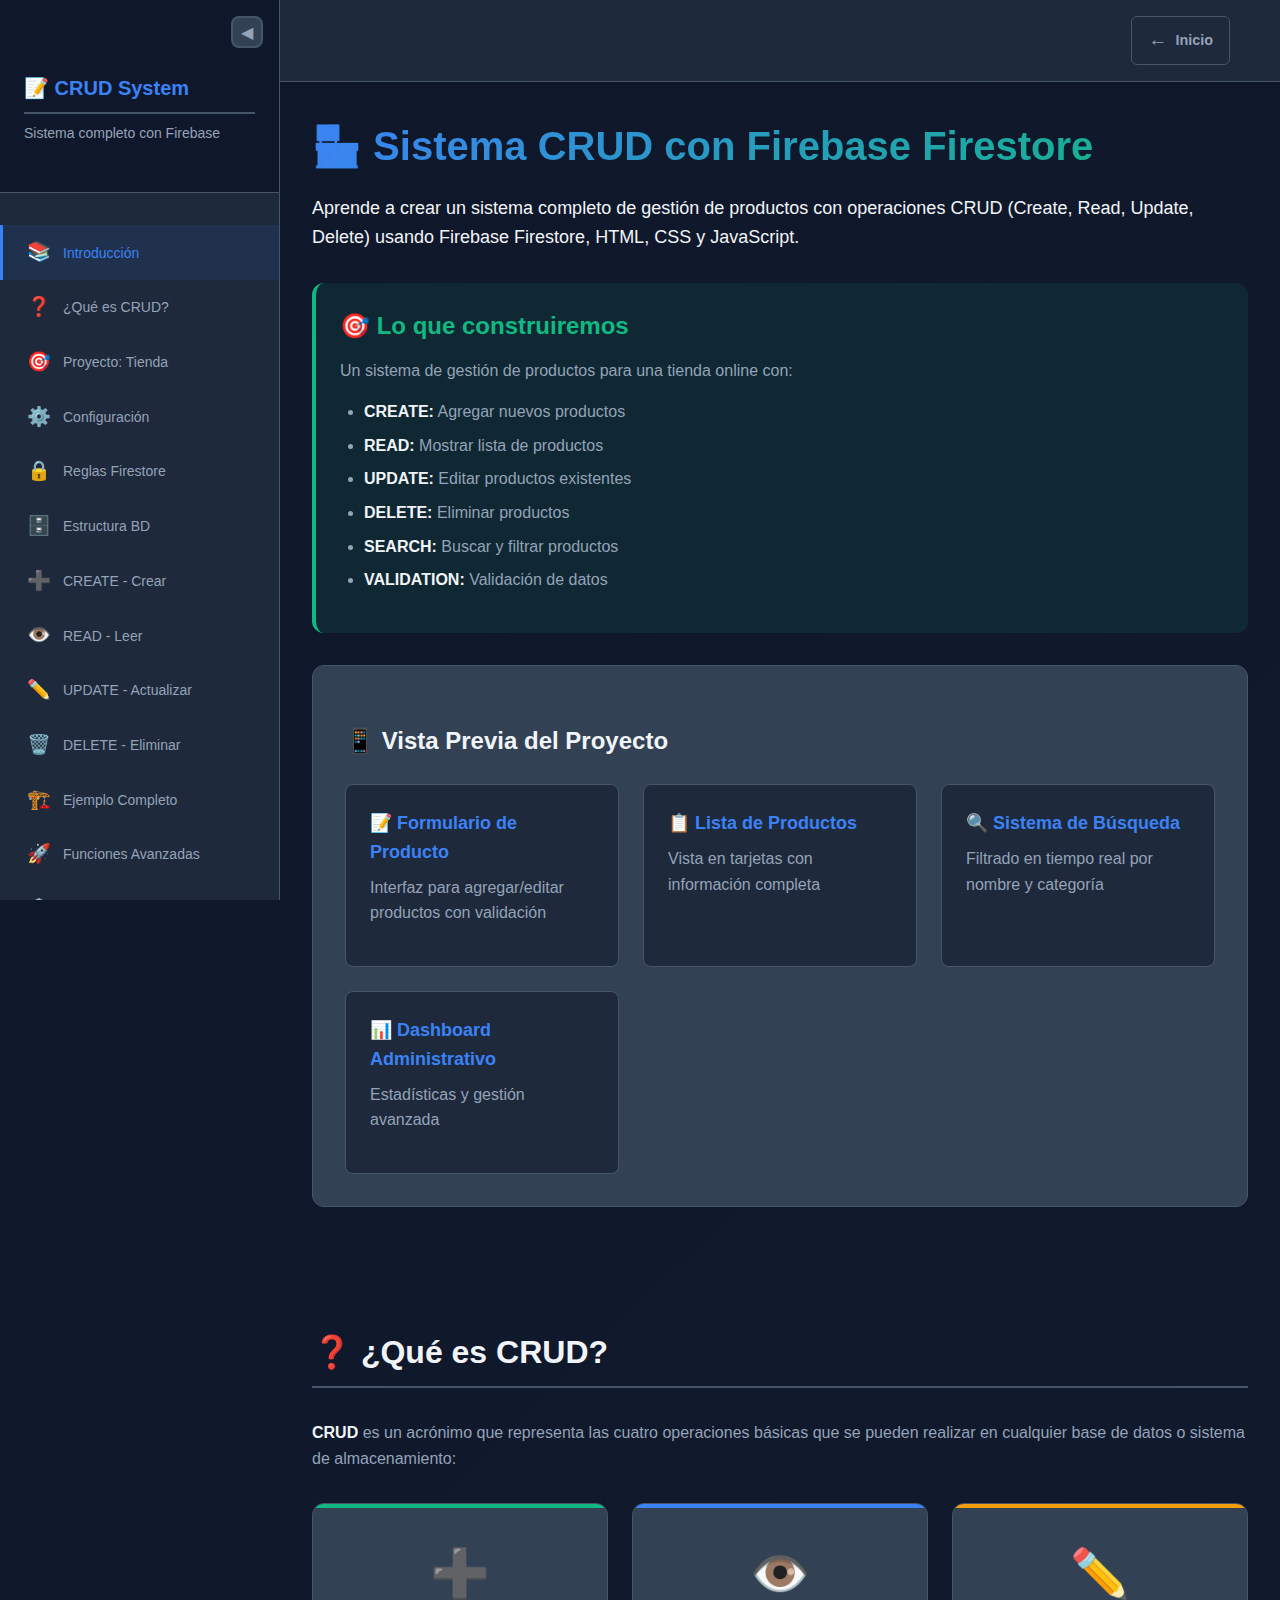
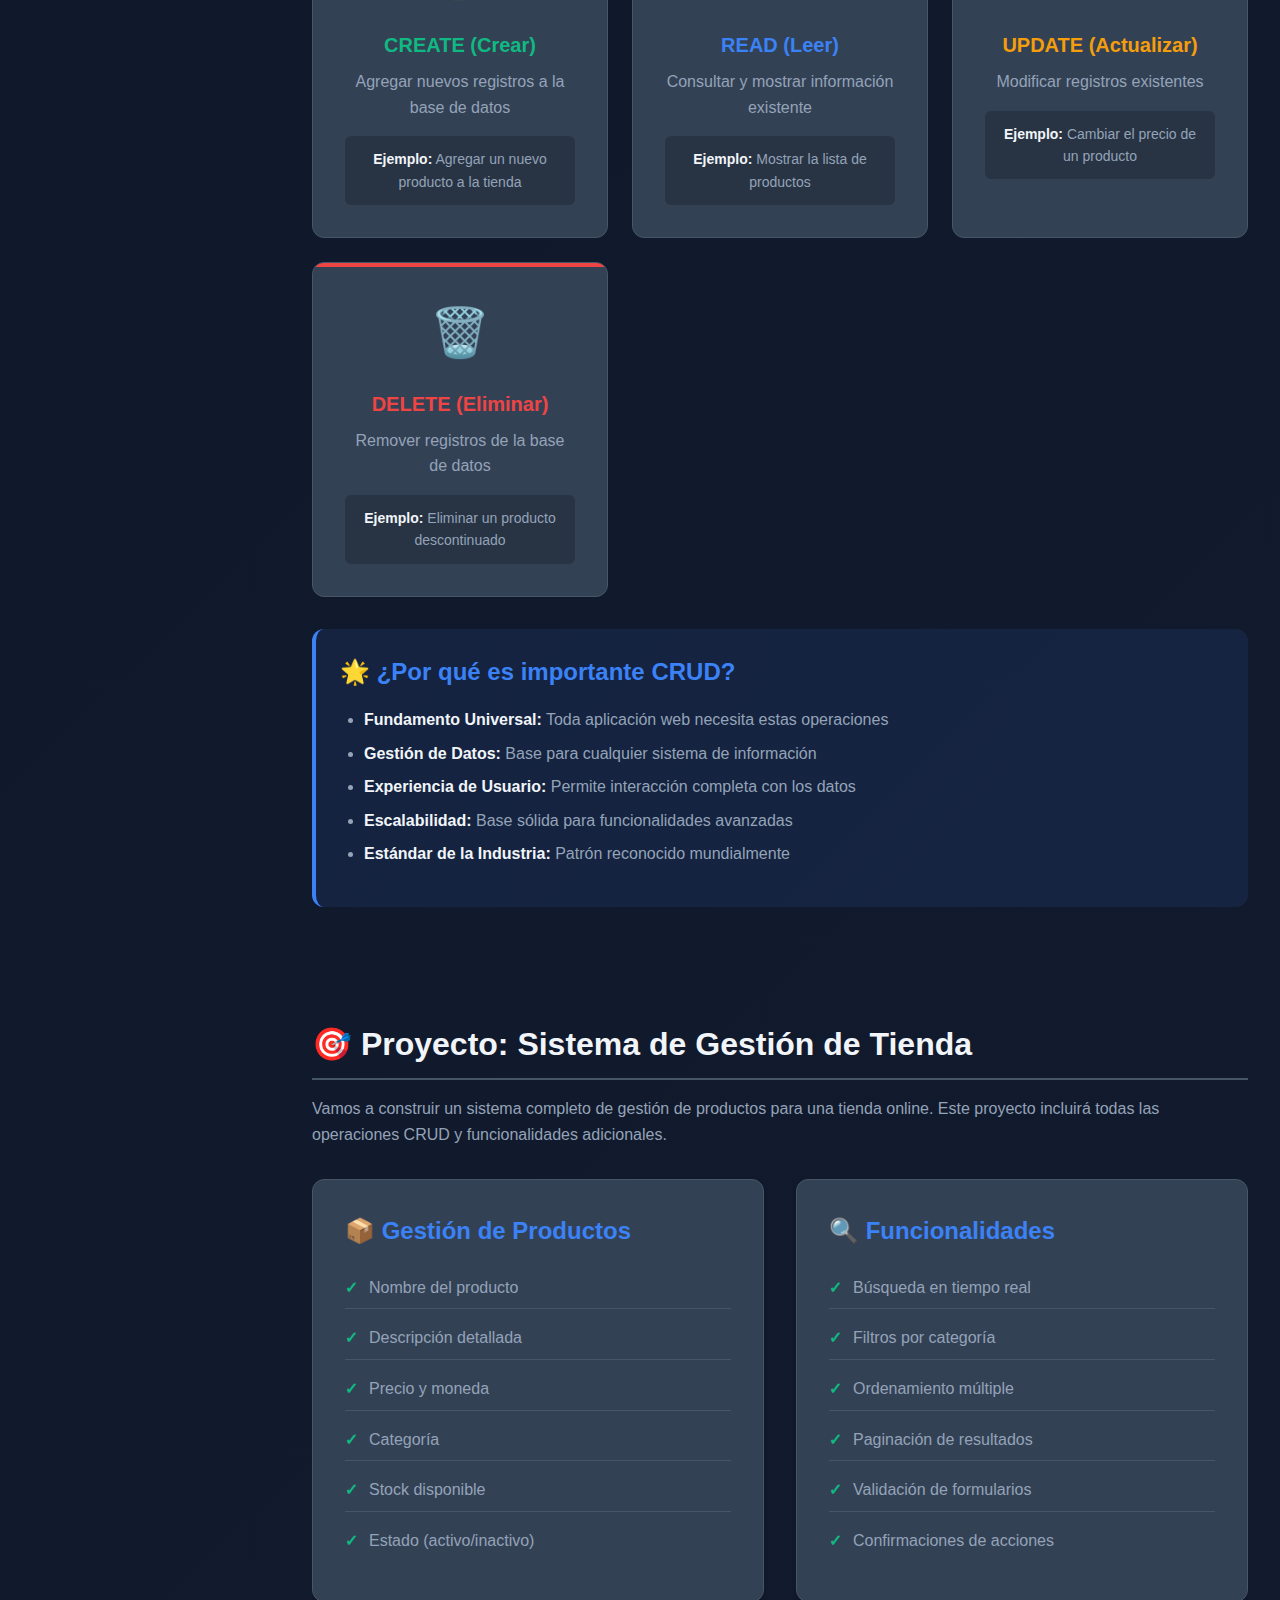
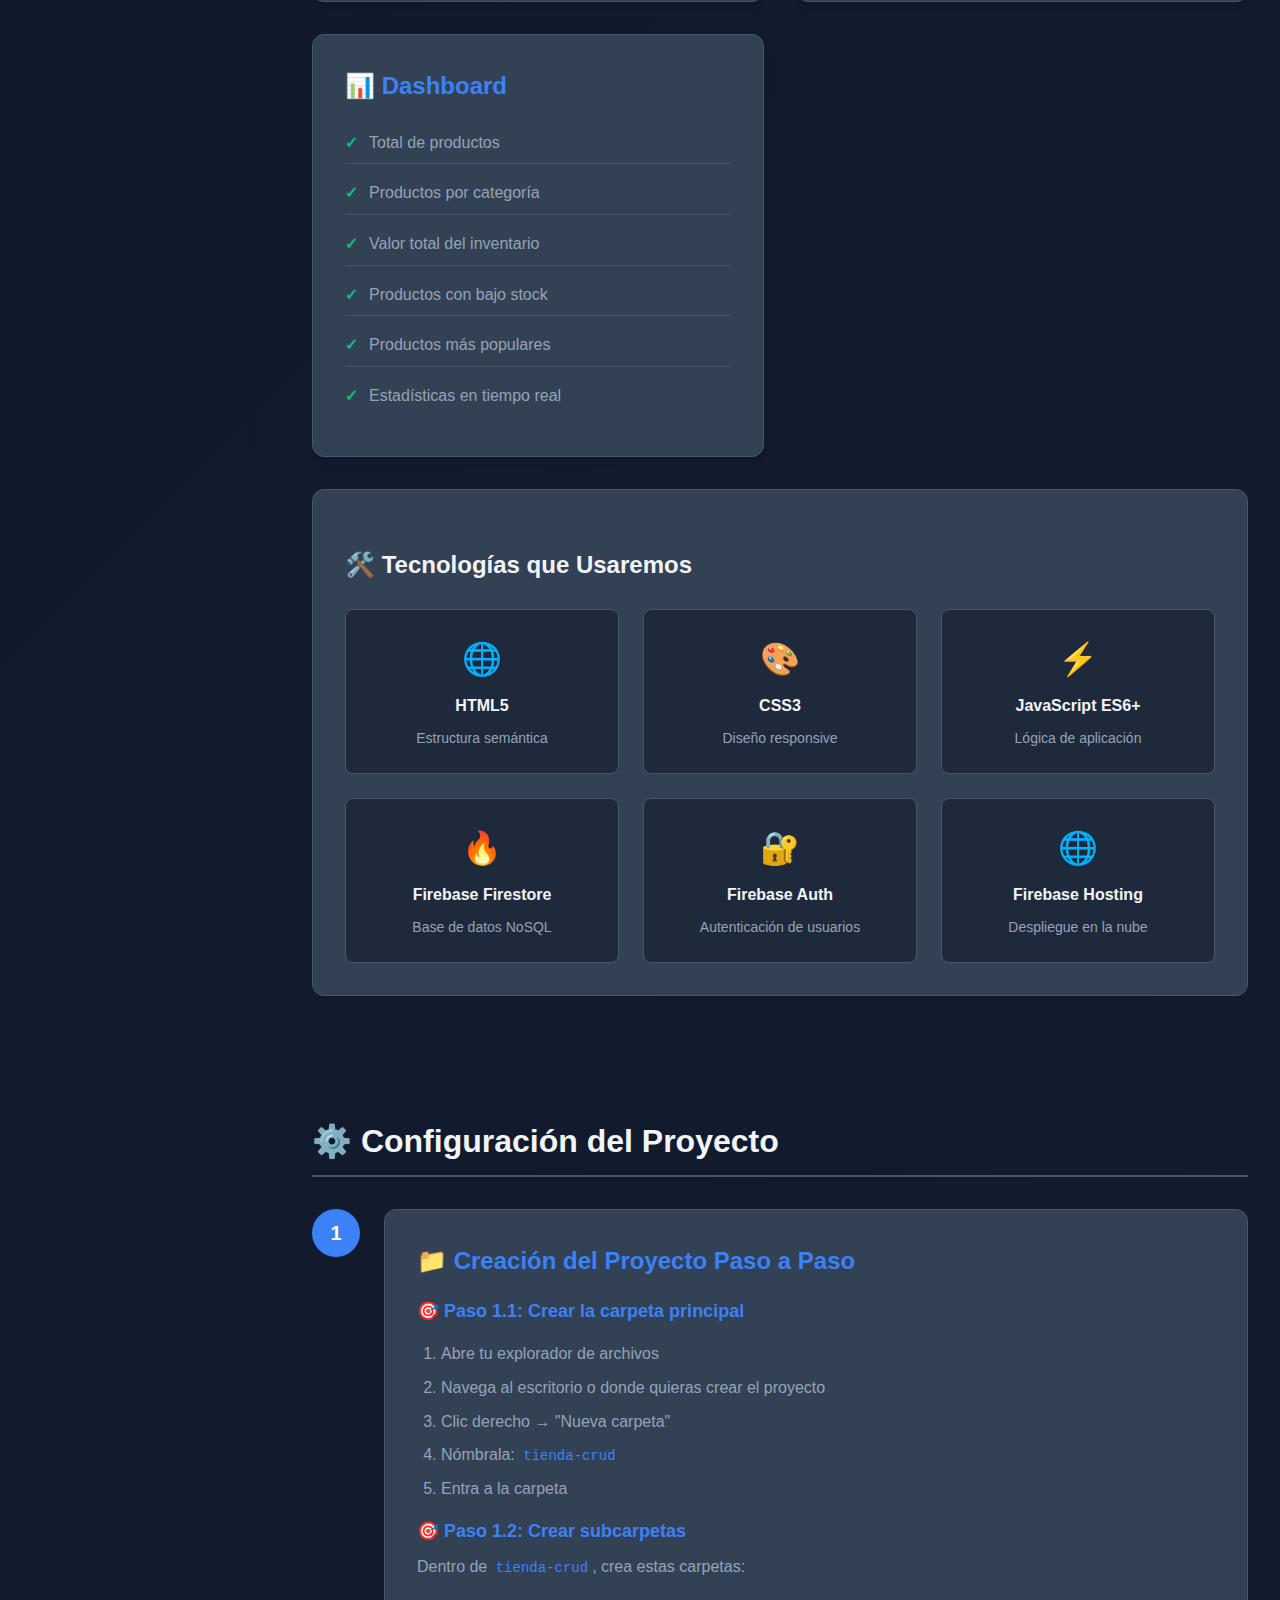
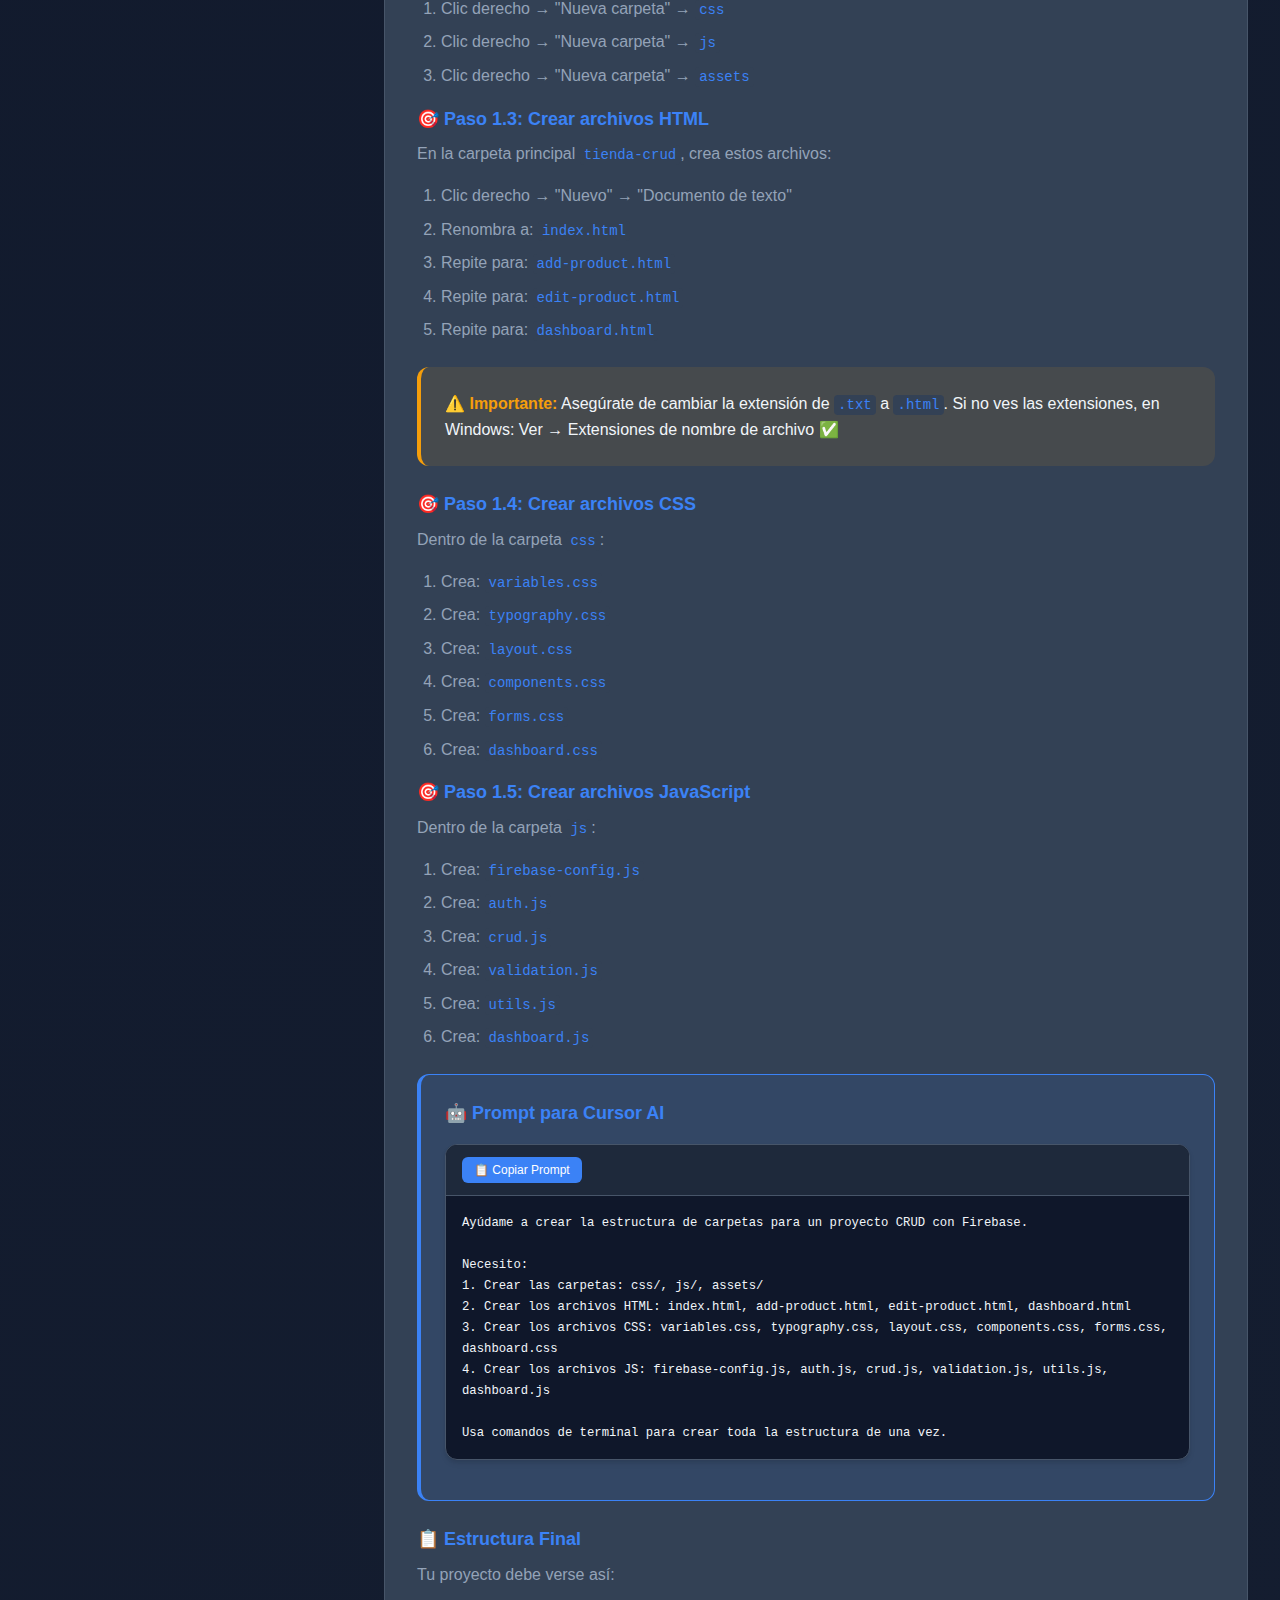
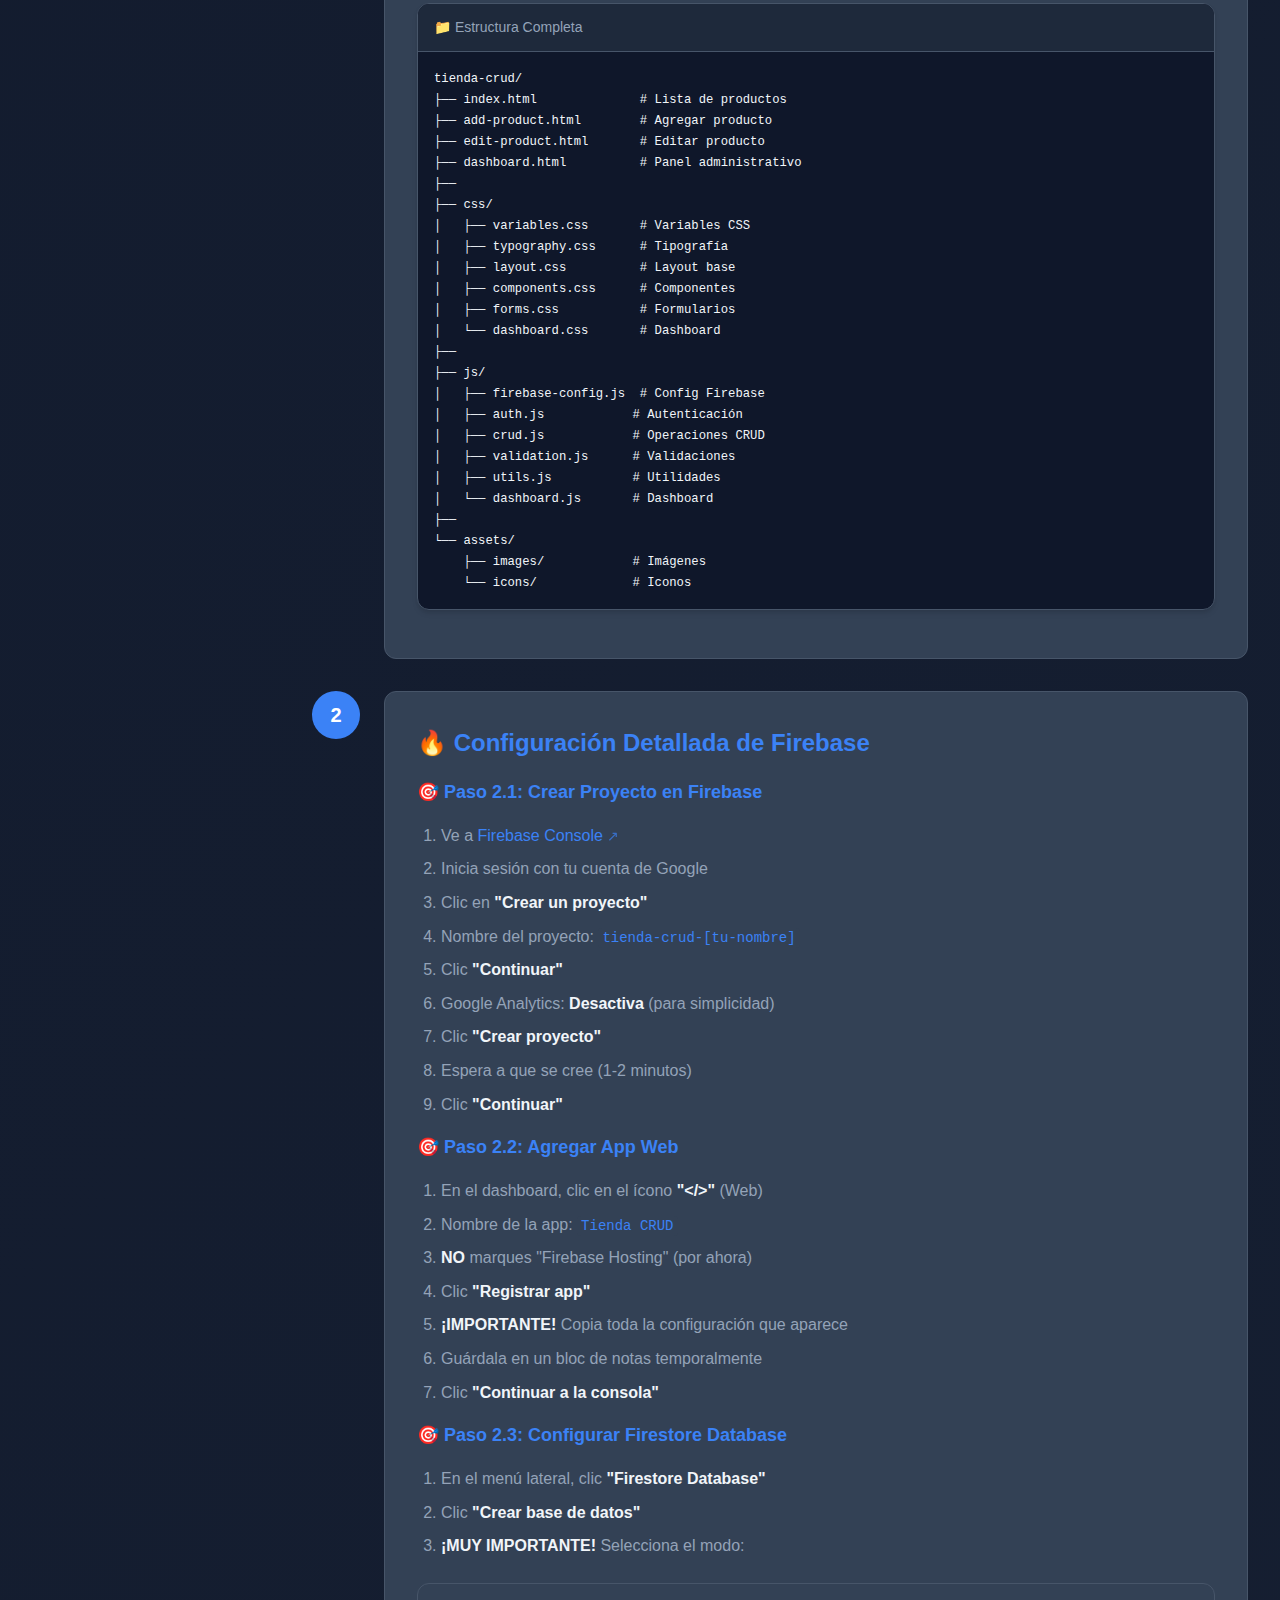
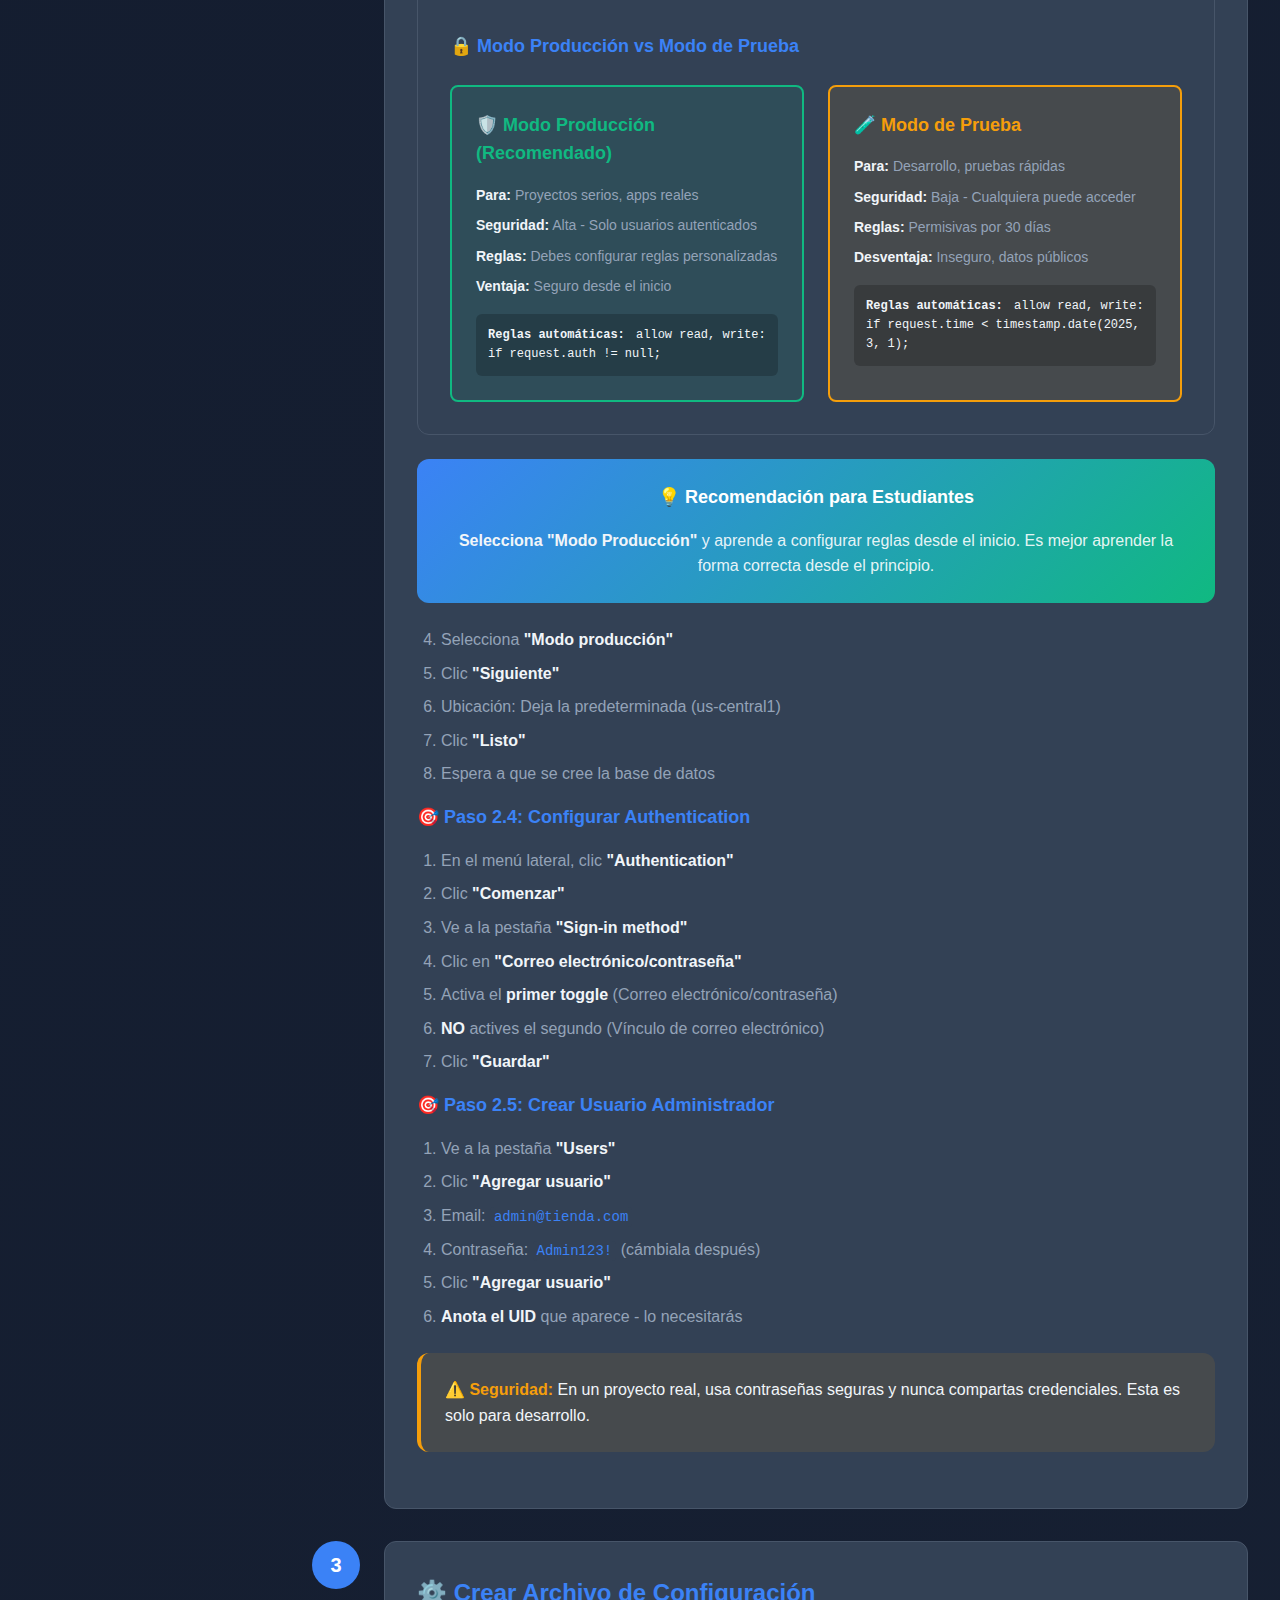
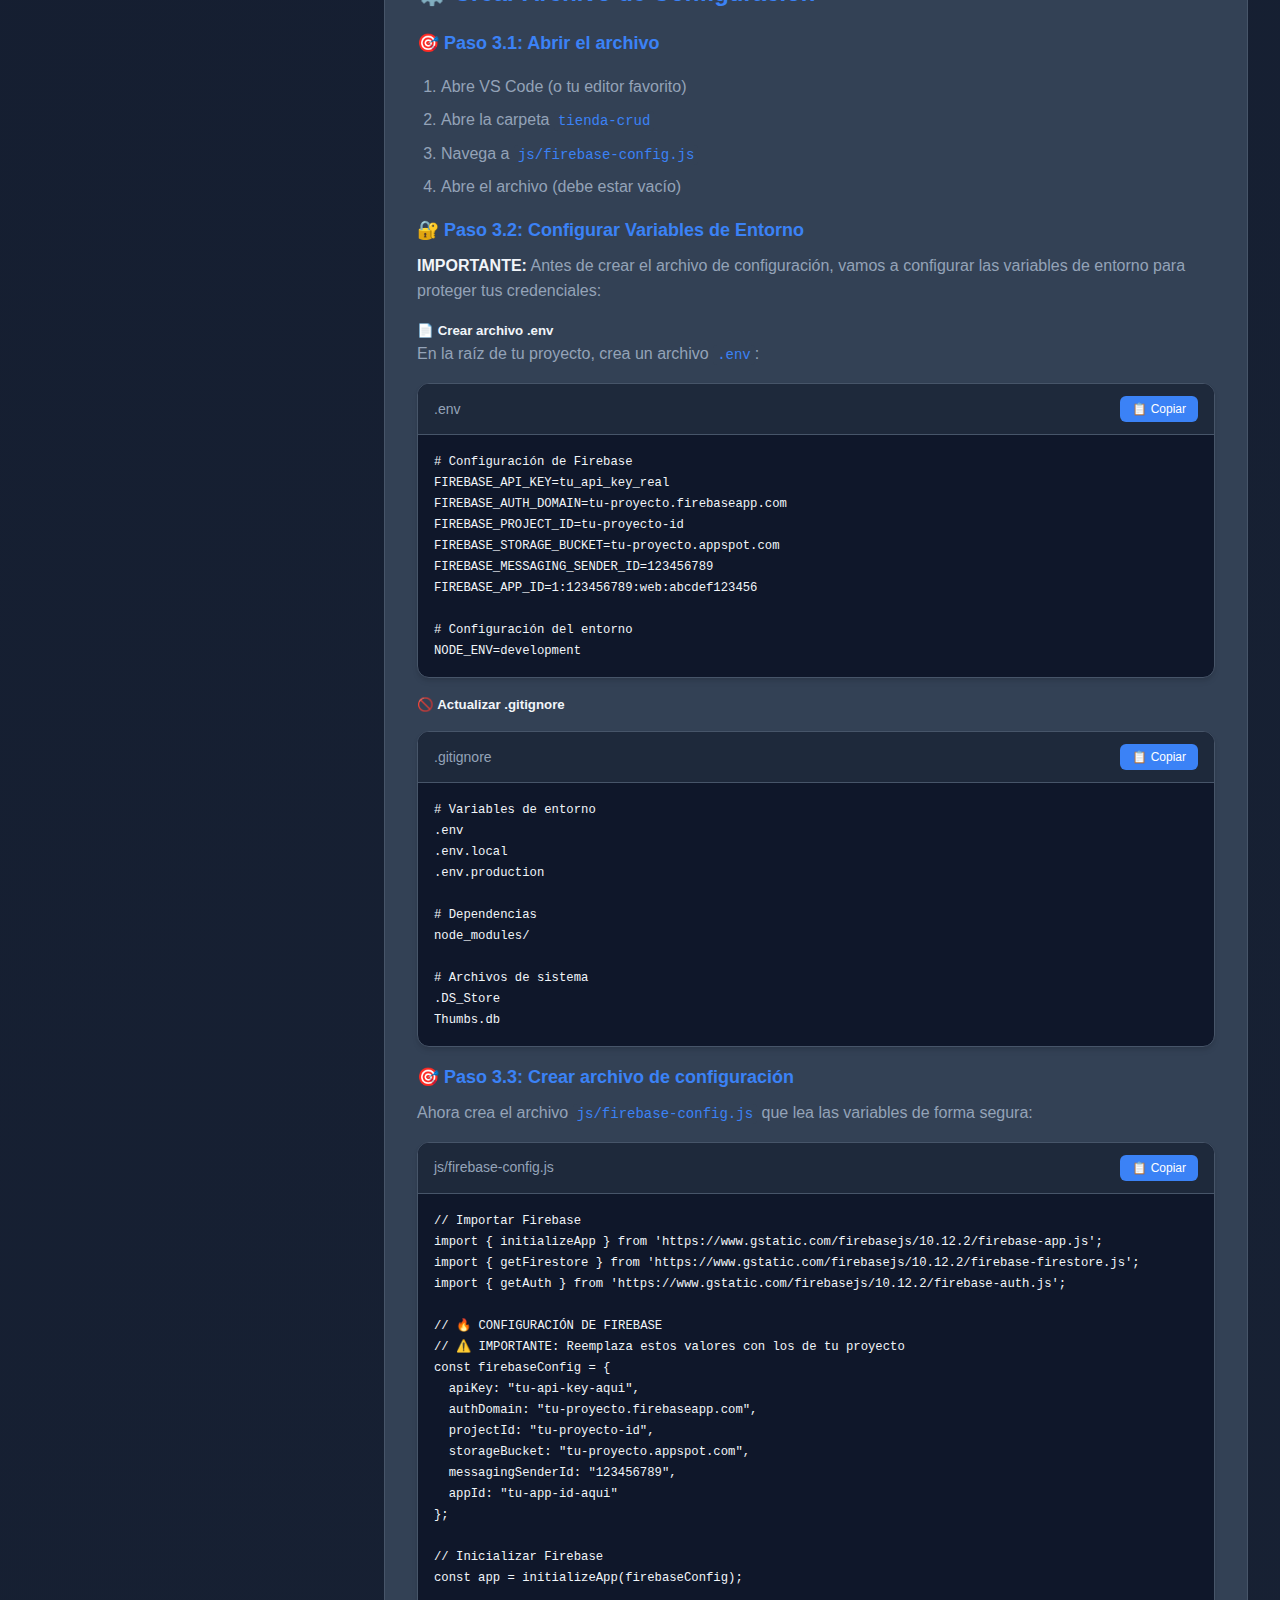
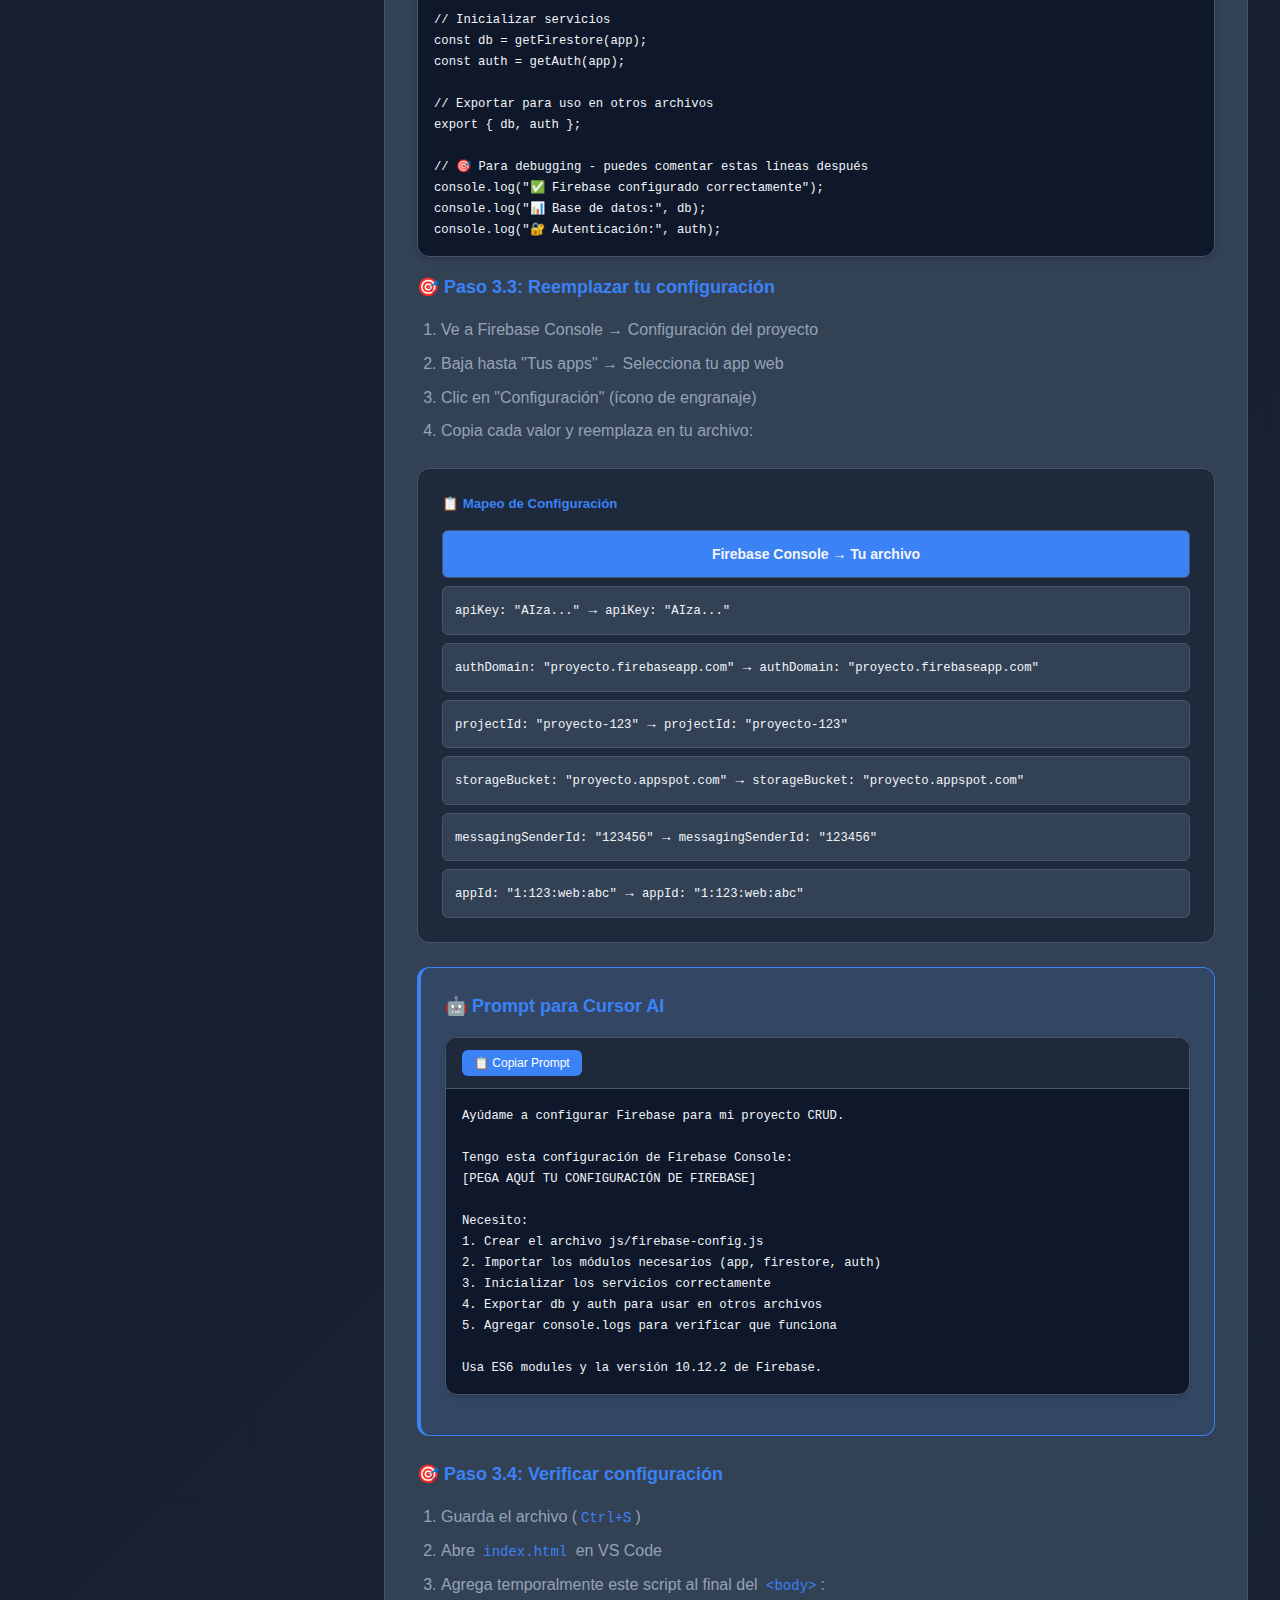
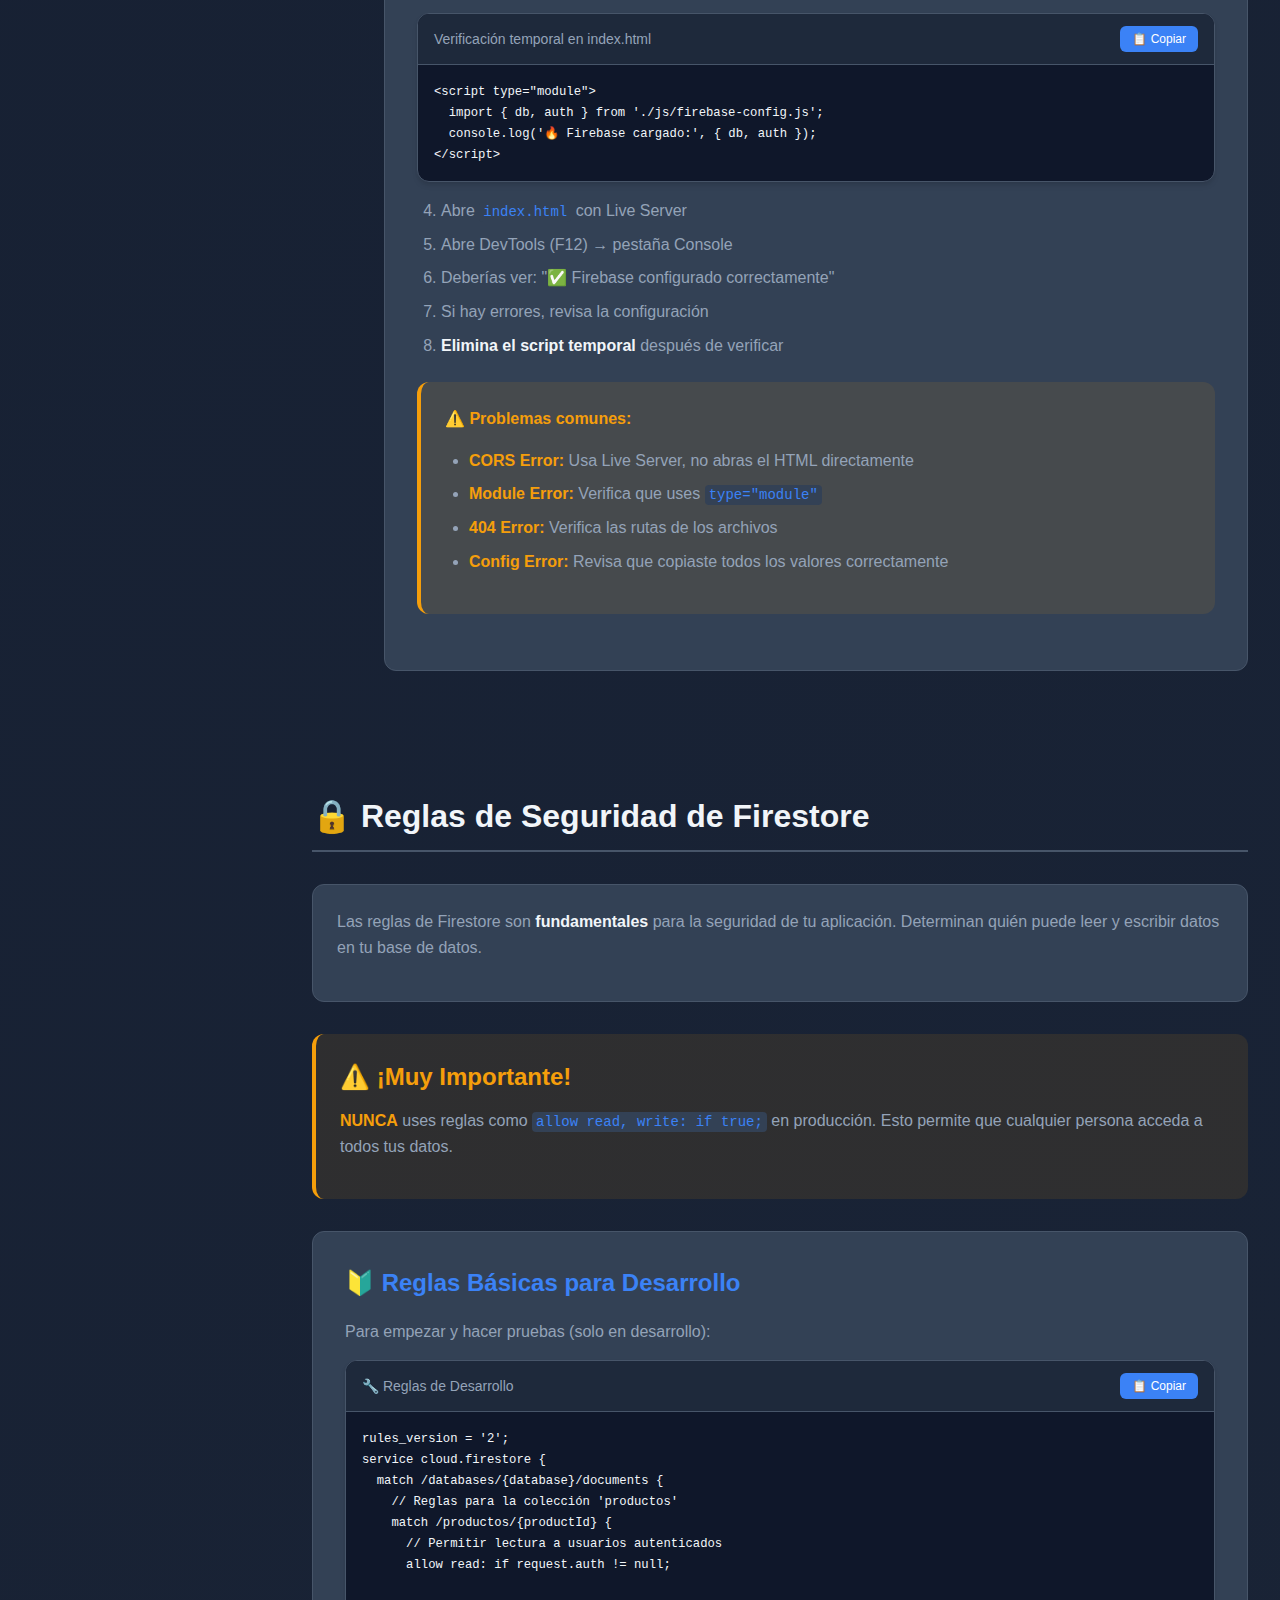
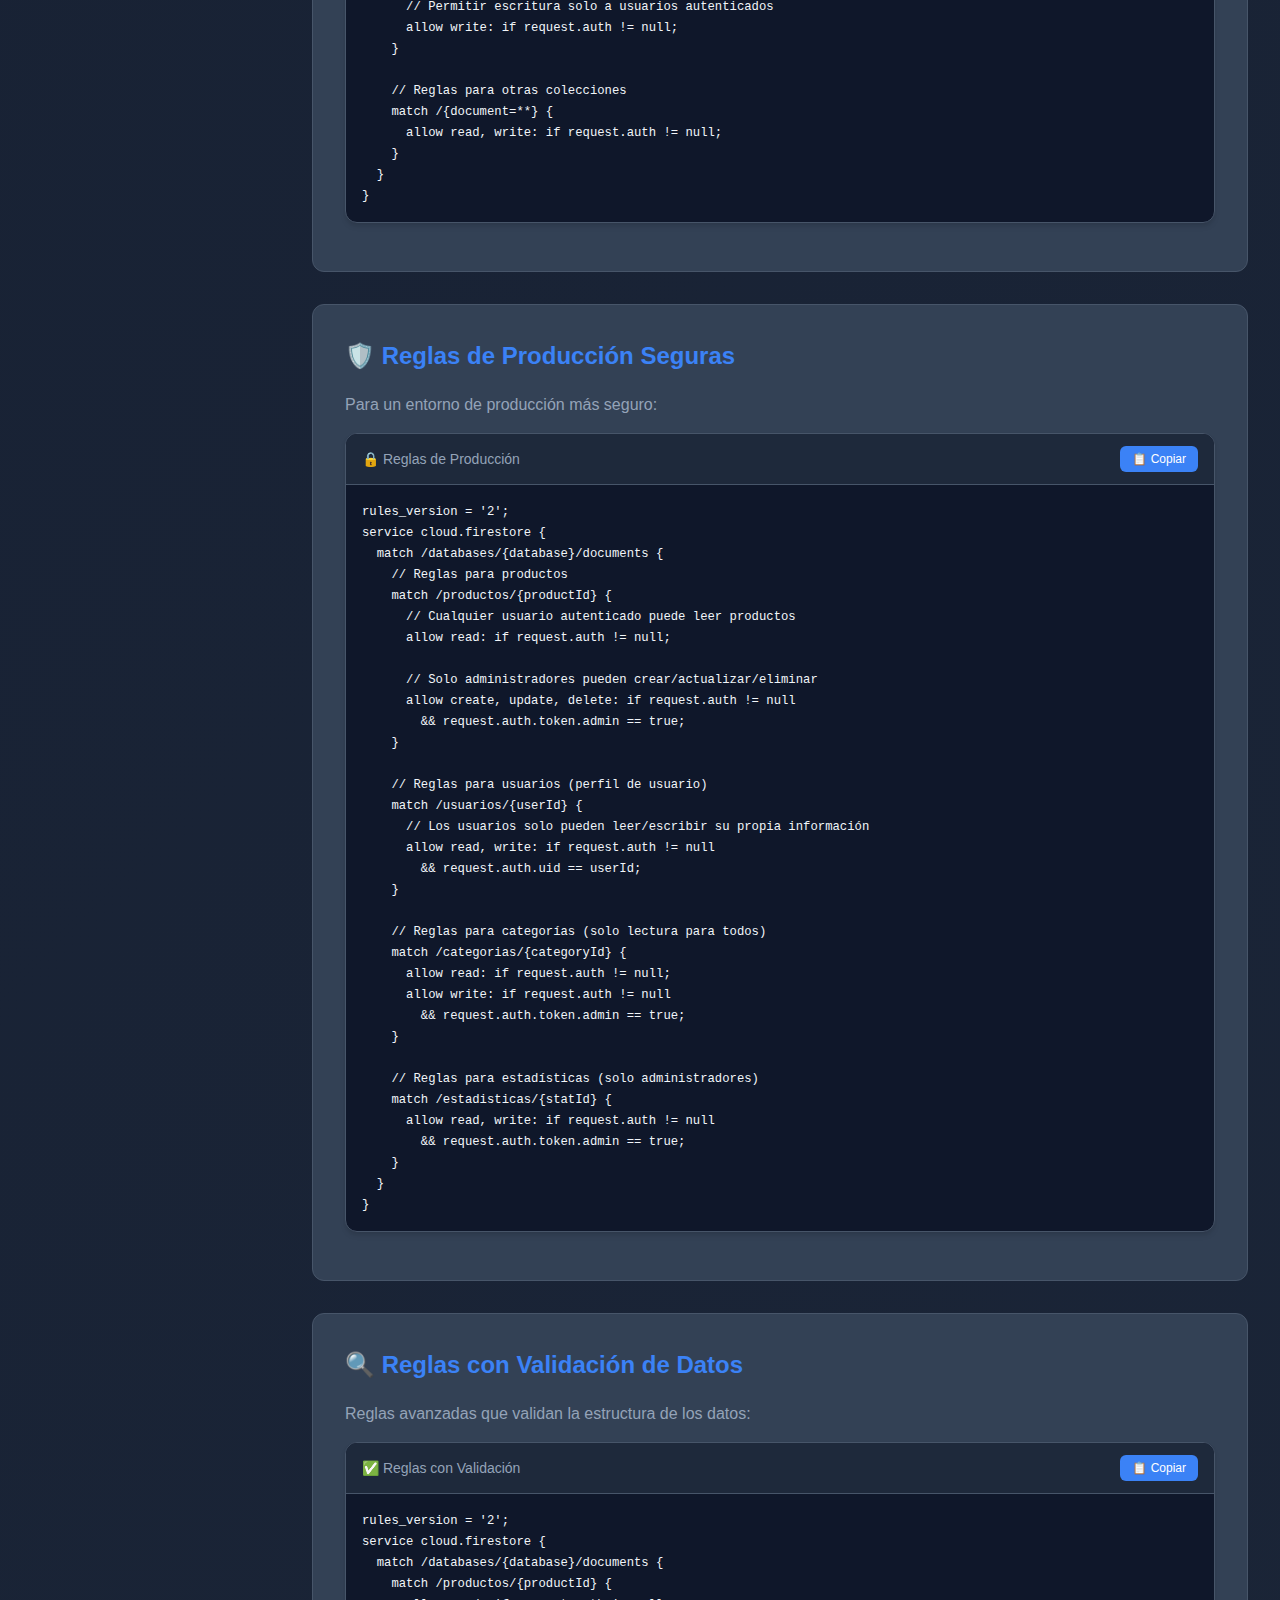
<file: crud-guide.html>
<!DOCTYPE html>
<html lang="es">
<head>
    <meta charset="UTF-8">
    <meta name="viewport" content="width=device-width, initial-scale=1.0">
    <title>CRUD System con Firebase - Guía Completa</title>
    <!-- CSS Base -->
    <link href="css/variables.css" rel="stylesheet">
    <link href="css/typography.css" rel="stylesheet">
    <link href="css/layout.css" rel="stylesheet">
    
    <!-- CSS Componentes -->
    <link href="components/header.css" rel="stylesheet">
    <link href="components/footer.css" rel="stylesheet">
    
    <!-- CSS Específico -->
    <link href="css/crud-guide.css" rel="stylesheet">
</head>
<body class="has-header">
    <div class="layout">
        <!-- Sidebar Navigation -->
        <nav class="sidebar">
            <div class="sidebar-header">
                <h2>📝 CRUD System</h2>
                <p>Sistema completo con Firebase</p>
            </div>
            <ul class="nav-links">
                <li><a href="#intro" class="nav-link active"><span class="nav-icon">📚</span><span class="nav-text">Introducción</span></a></li>
                <li><a href="#what-is-crud" class="nav-link"><span class="nav-icon">❓</span><span class="nav-text">¿Qué es CRUD?</span></a></li>
                <li><a href="#project-overview" class="nav-link"><span class="nav-icon">🎯</span><span class="nav-text">Proyecto: Tienda</span></a></li>
                <li><a href="#setup" class="nav-link"><span class="nav-icon">⚙️</span><span class="nav-text">Configuración</span></a></li>
                <li><a href="#firestore-rules" class="nav-link"><span class="nav-icon">🔒</span><span class="nav-text">Reglas Firestore</span></a></li>
                <li><a href="#database-structure" class="nav-link"><span class="nav-icon">🗄️</span><span class="nav-text">Estructura BD</span></a></li>
                <li><a href="#create-operation" class="nav-link"><span class="nav-icon">➕</span><span class="nav-text">CREATE - Crear</span></a></li>
                <li><a href="#read-operation" class="nav-link"><span class="nav-icon">👁️</span><span class="nav-text">READ - Leer</span></a></li>
                <li><a href="#update-operation" class="nav-link"><span class="nav-icon">✏️</span><span class="nav-text">UPDATE - Actualizar</span></a></li>
                <li><a href="#delete-operation" class="nav-link"><span class="nav-icon">🗑️</span><span class="nav-text">DELETE - Eliminar</span></a></li>
                <li><a href="#complete-example" class="nav-link"><span class="nav-icon">🏗️</span><span class="nav-text">Ejemplo Completo</span></a></li>
                <li><a href="#advanced-features" class="nav-link"><span class="nav-icon">🚀</span><span class="nav-text">Funciones Avanzadas</span></a></li>
                <li><a href="#security-best-practices" class="nav-link"><span class="nav-icon">🛡️</span><span class="nav-text">Seguridad</span></a></li>
                <li><a href="#testing" class="nav-link"><span class="nav-icon">🧪</span><span class="nav-text">Pruebas</span></a></li>
                <li><a href="#deployment" class="nav-link"><span class="nav-icon">🌐</span><span class="nav-text">Despliegue</span></a></li>
                <li><a href="#troubleshooting" class="nav-link"><span class="nav-icon">🔧</span><span class="nav-text">Solución Problemas</span></a></li>
            </ul>
        </nav>

        <!-- Main Content -->
        <main class="main-content">
            <div class="content">
                <!-- Header Component -->
                <div id="header-container"></div>
                
                <div class="content-wrapper">
                    <!-- Introducción -->
                    <section id="intro" class="section">
                        <h1>🏪 Sistema CRUD con Firebase Firestore</h1>
                        <p class="lead">
                            Aprende a crear un sistema completo de gestión de productos con operaciones CRUD 
                            (Create, Read, Update, Delete) usando Firebase Firestore, HTML, CSS y JavaScript.
                        </p>
                        
                        <div class="info-box">
                            <h3>🎯 Lo que construiremos</h3>
                            <p>Un sistema de gestión de productos para una tienda online con:</p>
                            <ul>
                                <li><strong>CREATE:</strong> Agregar nuevos productos</li>
                                <li><strong>READ:</strong> Mostrar lista de productos</li>
                                <li><strong>UPDATE:</strong> Editar productos existentes</li>
                                <li><strong>DELETE:</strong> Eliminar productos</li>
                                <li><strong>SEARCH:</strong> Buscar y filtrar productos</li>
                                <li><strong>VALIDATION:</strong> Validación de datos</li>
                            </ul>
                        </div>

                        <div class="project-preview">
                            <h3>📱 Vista Previa del Proyecto</h3>
                            <div class="preview-grid">
                                <div class="preview-item">
                                    <h4>📝 Formulario de Producto</h4>
                                    <p>Interfaz para agregar/editar productos con validación</p>
                                </div>
                                <div class="preview-item">
                                    <h4>📋 Lista de Productos</h4>
                                    <p>Vista en tarjetas con información completa</p>
                                </div>
                                <div class="preview-item">
                                    <h4>🔍 Sistema de Búsqueda</h4>
                                    <p>Filtrado en tiempo real por nombre y categoría</p>
                                </div>
                                <div class="preview-item">
                                    <h4>📊 Dashboard Administrativo</h4>
                                    <p>Estadísticas y gestión avanzada</p>
                                </div>
                            </div>
                        </div>
                    </section>

                    <!-- ¿Qué es CRUD? -->
                    <section id="what-is-crud" class="section">
                        <h2>❓ ¿Qué es CRUD?</h2>
                        
                        <div class="crud-explanation">
                            <p>
                                <strong>CRUD</strong> es un acrónimo que representa las cuatro operaciones básicas 
                                que se pueden realizar en cualquier base de datos o sistema de almacenamiento:
                            </p>
                            
                            <div class="crud-operations">
                                <div class="crud-item create">
                                    <div class="crud-icon">➕</div>
                                    <h3>CREATE (Crear)</h3>
                                    <p>Agregar nuevos registros a la base de datos</p>
                                    <div class="crud-example">
                                        <strong>Ejemplo:</strong> Agregar un nuevo producto a la tienda
                                    </div>
                                </div>
                                
                                <div class="crud-item read">
                                    <div class="crud-icon">👁️</div>
                                    <h3>READ (Leer)</h3>
                                    <p>Consultar y mostrar información existente</p>
                                    <div class="crud-example">
                                        <strong>Ejemplo:</strong> Mostrar la lista de productos
                                    </div>
                                </div>
                                
                                <div class="crud-item update">
                                    <div class="crud-icon">✏️</div>
                                    <h3>UPDATE (Actualizar)</h3>
                                    <p>Modificar registros existentes</p>
                                    <div class="crud-example">
                                        <strong>Ejemplo:</strong> Cambiar el precio de un producto
                                    </div>
                                </div>
                                
                                <div class="crud-item delete">
                                    <div class="crud-icon">🗑️</div>
                                    <h3>DELETE (Eliminar)</h3>
                                    <p>Remover registros de la base de datos</p>
                                    <div class="crud-example">
                                        <strong>Ejemplo:</strong> Eliminar un producto descontinuado
                                    </div>
                                </div>
                            </div>
                        </div>

                        <div class="importance-box">
                            <h3>🌟 ¿Por qué es importante CRUD?</h3>
                            <ul>
                                <li><strong>Fundamento Universal:</strong> Toda aplicación web necesita estas operaciones</li>
                                <li><strong>Gestión de Datos:</strong> Base para cualquier sistema de información</li>
                                <li><strong>Experiencia de Usuario:</strong> Permite interacción completa con los datos</li>
                                <li><strong>Escalabilidad:</strong> Base sólida para funcionalidades avanzadas</li>
                                <li><strong>Estándar de la Industria:</strong> Patrón reconocido mundialmente</li>
                            </ul>
                        </div>
                    </section>

                    <!-- Proyecto Overview -->
                    <section id="project-overview" class="section">
                        <h2>🎯 Proyecto: Sistema de Gestión de Tienda</h2>
                        
                        <div class="project-description">
                            <p>
                                Vamos a construir un sistema completo de gestión de productos para una tienda online. 
                                Este proyecto incluirá todas las operaciones CRUD y funcionalidades adicionales.
                            </p>
                        </div>

                        <div class="features-grid">
                            <div class="feature-card">
                                <h3>📦 Gestión de Productos</h3>
                                <ul>
                                    <li>Nombre del producto</li>
                                    <li>Descripción detallada</li>
                                    <li>Precio y moneda</li>
                                    <li>Categoría</li>
                                    <li>Stock disponible</li>
                                    <li>Estado (activo/inactivo)</li>
                                </ul>
                            </div>
                            
                            <div class="feature-card">
                                <h3>🔍 Funcionalidades</h3>
                                <ul>
                                    <li>Búsqueda en tiempo real</li>
                                    <li>Filtros por categoría</li>
                                    <li>Ordenamiento múltiple</li>
                                    <li>Paginación de resultados</li>
                                    <li>Validación de formularios</li>
                                    <li>Confirmaciones de acciones</li>
                                </ul>
                            </div>
                            
                            <div class="feature-card">
                                <h3>📊 Dashboard</h3>
                                <ul>
                                    <li>Total de productos</li>
                                    <li>Productos por categoría</li>
                                    <li>Valor total del inventario</li>
                                    <li>Productos con bajo stock</li>
                                    <li>Productos más populares</li>
                                    <li>Estadísticas en tiempo real</li>
                                </ul>
                            </div>
                        </div>

                        <div class="tech-stack">
                            <h3>🛠️ Tecnologías que Usaremos</h3>
                            <div class="tech-grid">
                                <div class="tech-item">
                                    <span class="tech-icon">🌐</span>
                                    <strong>HTML5</strong>
                                    <p>Estructura semántica</p>
                                </div>
                                <div class="tech-item">
                                    <span class="tech-icon">🎨</span>
                                    <strong>CSS3</strong>
                                    <p>Diseño responsive</p>
                                </div>
                                <div class="tech-item">
                                    <span class="tech-icon">⚡</span>
                                    <strong>JavaScript ES6+</strong>
                                    <p>Lógica de aplicación</p>
                                </div>
                                <div class="tech-item">
                                    <span class="tech-icon">🔥</span>
                                    <strong>Firebase Firestore</strong>
                                    <p>Base de datos NoSQL</p>
                                </div>
                                <div class="tech-item">
                                    <span class="tech-icon">🔐</span>
                                    <strong>Firebase Auth</strong>
                                    <p>Autenticación de usuarios</p>
                                </div>
                                <div class="tech-item">
                                    <span class="tech-icon">🌐</span>
                                    <strong>Firebase Hosting</strong>
                                    <p>Despliegue en la nube</p>
                                </div>
                            </div>
                        </div>
                    </section>

                    <!-- Configuración -->
                    <section id="setup" class="section">
                        <h2>⚙️ Configuración del Proyecto</h2>
                        
                        <div class="setup-steps">
                            <div class="step">
                                <div class="step-number">1</div>
                                <div class="step-content">
                                    <h3>📁 Creación del Proyecto Paso a Paso</h3>
                                    
                                    <h4>🎯 Paso 1.1: Crear la carpeta principal</h4>
                                    <ol>
                                        <li>Abre tu explorador de archivos</li>
                                        <li>Navega al escritorio o donde quieras crear el proyecto</li>
                                        <li>Clic derecho → "Nueva carpeta"</li>
                                        <li>Nómbrala: <code>tienda-crud</code></li>
                                        <li>Entra a la carpeta</li>
                                    </ol>

                                    <h4>🎯 Paso 1.2: Crear subcarpetas</h4>
                                    <p>Dentro de <code>tienda-crud</code>, crea estas carpetas:</p>
                                    <ol>
                                        <li>Clic derecho → "Nueva carpeta" → <code>css</code></li>
                                        <li>Clic derecho → "Nueva carpeta" → <code>js</code></li>
                                        <li>Clic derecho → "Nueva carpeta" → <code>assets</code></li>
                                    </ol>

                                    <h4>🎯 Paso 1.3: Crear archivos HTML</h4>
                                    <p>En la carpeta principal <code>tienda-crud</code>, crea estos archivos:</p>
                                    <ol>
                                        <li>Clic derecho → "Nuevo" → "Documento de texto"</li>
                                        <li>Renombra a: <code>index.html</code></li>
                                        <li>Repite para: <code>add-product.html</code></li>
                                        <li>Repite para: <code>edit-product.html</code></li>
                                        <li>Repite para: <code>dashboard.html</code></li>
                                    </ol>

                                    <div class="warning-box">
                                        <strong>⚠️ Importante:</strong> Asegúrate de cambiar la extensión de <code>.txt</code> a <code>.html</code>. 
                                        Si no ves las extensiones, en Windows: Ver → Extensiones de nombre de archivo ✅
                                    </div>

                                    <h4>🎯 Paso 1.4: Crear archivos CSS</h4>
                                    <p>Dentro de la carpeta <code>css</code>:</p>
                                    <ol>
                                        <li>Crea: <code>variables.css</code></li>
                                        <li>Crea: <code>typography.css</code></li>
                                        <li>Crea: <code>layout.css</code></li>
                                        <li>Crea: <code>components.css</code></li>
                                        <li>Crea: <code>forms.css</code></li>
                                        <li>Crea: <code>dashboard.css</code></li>
                                    </ol>

                                    <h4>🎯 Paso 1.5: Crear archivos JavaScript</h4>
                                    <p>Dentro de la carpeta <code>js</code>:</p>
                                    <ol>
                                        <li>Crea: <code>firebase-config.js</code></li>
                                        <li>Crea: <code>auth.js</code></li>
                                        <li>Crea: <code>crud.js</code></li>
                                        <li>Crea: <code>validation.js</code></li>
                                        <li>Crea: <code>utils.js</code></li>
                                        <li>Crea: <code>dashboard.js</code></li>
                                    </ol>

                                    <div class="prompt-box">
                                        <h4>🤖 Prompt para Cursor AI</h4>
                                        <div class="code-block">
                                            <div class="code-header">
                                                <button class="copy-btn" onclick="copyCode(this)">📋 Copiar Prompt</button>
                                            </div>
                                            <pre><code>Ayúdame a crear la estructura de carpetas para un proyecto CRUD con Firebase. 

Necesito:
1. Crear las carpetas: css/, js/, assets/
2. Crear los archivos HTML: index.html, add-product.html, edit-product.html, dashboard.html
3. Crear los archivos CSS: variables.css, typography.css, layout.css, components.css, forms.css, dashboard.css
4. Crear los archivos JS: firebase-config.js, auth.js, crud.js, validation.js, utils.js, dashboard.js

Usa comandos de terminal para crear toda la estructura de una vez.</code></pre>
                                        </div>
                                    </div>

                                    <h4>📋 Estructura Final</h4>
                                    <p>Tu proyecto debe verse así:</p>
                                    <div class="code-block">
                                        <div class="code-header">
                                            <span>📁 Estructura Completa</span>
                                        </div>
                                        <pre><code>tienda-crud/
├── index.html              # Lista de productos
├── add-product.html        # Agregar producto
├── edit-product.html       # Editar producto  
├── dashboard.html          # Panel administrativo
├── 
├── css/
│   ├── variables.css       # Variables CSS
│   ├── typography.css      # Tipografía
│   ├── layout.css          # Layout base
│   ├── components.css      # Componentes
│   ├── forms.css           # Formularios
│   └── dashboard.css       # Dashboard
├── 
├── js/
│   ├── firebase-config.js  # Config Firebase
│   ├── auth.js            # Autenticación
│   ├── crud.js            # Operaciones CRUD
│   ├── validation.js      # Validaciones
│   ├── utils.js           # Utilidades
│   └── dashboard.js       # Dashboard
├── 
└── assets/
    ├── images/            # Imágenes
    └── icons/             # Iconos</code></pre>
                                    </div>
                                </div>
                            </div>

                            <div class="step">
                                <div class="step-number">2</div>
                                <div class="step-content">
                                    <h3>🔥 Configuración Detallada de Firebase</h3>
                                    
                                    <h4>🎯 Paso 2.1: Crear Proyecto en Firebase</h4>
                                    <ol>
                                        <li>Ve a <a href="https://console.firebase.google.com" target="_blank" class="external-link">Firebase Console</a></li>
                                        <li>Inicia sesión con tu cuenta de Google</li>
                                        <li>Clic en <strong>"Crear un proyecto"</strong></li>
                                        <li>Nombre del proyecto: <code>tienda-crud-[tu-nombre]</code></li>
                                        <li>Clic <strong>"Continuar"</strong></li>
                                        <li>Google Analytics: <strong>Desactiva</strong> (para simplicidad)</li>
                                        <li>Clic <strong>"Crear proyecto"</strong></li>
                                        <li>Espera a que se cree (1-2 minutos)</li>
                                        <li>Clic <strong>"Continuar"</strong></li>
                                    </ol>

                                    <h4>🎯 Paso 2.2: Agregar App Web</h4>
                                    <ol>
                                        <li>En el dashboard, clic en el ícono <strong>"&lt;/&gt;"</strong> (Web)</li>
                                        <li>Nombre de la app: <code>Tienda CRUD</code></li>
                                        <li><strong>NO</strong> marques "Firebase Hosting" (por ahora)</li>
                                        <li>Clic <strong>"Registrar app"</strong></li>
                                        <li><strong>¡IMPORTANTE!</strong> Copia toda la configuración que aparece</li>
                                        <li>Guárdala en un bloc de notas temporalmente</li>
                                        <li>Clic <strong>"Continuar a la consola"</strong></li>
                                    </ol>

                                    <h4>🎯 Paso 2.3: Configurar Firestore Database</h4>
                                    <ol>
                                        <li>En el menú lateral, clic <strong>"Firestore Database"</strong></li>
                                        <li>Clic <strong>"Crear base de datos"</strong></li>
                                        <li><strong>¡MUY IMPORTANTE!</strong> Selecciona el modo:</li>
                                    </ol>

                                    <div class="mode-comparison">
                                        <h4>🔒 Modo Producción vs Modo de Prueba</h4>
                                        
                                        <div class="mode-grid">
                                            <div class="mode-card production">
                                                <h5>🛡️ Modo Producción (Recomendado)</h5>
                                                <p><strong>Para:</strong> Proyectos serios, apps reales</p>
                                                <p><strong>Seguridad:</strong> Alta - Solo usuarios autenticados</p>
                                                <p><strong>Reglas:</strong> Debes configurar reglas personalizadas</p>
                                                <p><strong>Ventaja:</strong> Seguro desde el inicio</p>
                                                <div class="mode-rules">
                                                    <strong>Reglas automáticas:</strong>
                                                    <code>allow read, write: if request.auth != null;</code>
                                                </div>
                                            </div>
                                            
                                            <div class="mode-card test">
                                                <h5>🧪 Modo de Prueba</h5>
                                                <p><strong>Para:</strong> Desarrollo, pruebas rápidas</p>
                                                <p><strong>Seguridad:</strong> Baja - Cualquiera puede acceder</p>
                                                <p><strong>Reglas:</strong> Permisivas por 30 días</p>
                                                <p><strong>Desventaja:</strong> Inseguro, datos públicos</p>
                                                <div class="mode-rules">
                                                    <strong>Reglas automáticas:</strong>
                                                    <code>allow read, write: if request.time < timestamp.date(2025, 3, 1);</code>
                                                </div>
                                            </div>
                                        </div>
                                    </div>

                                    <div class="recommendation-box">
                                        <h4>💡 Recomendación para Estudiantes</h4>
                                        <p>
                                            <strong>Selecciona "Modo Producción"</strong> y aprende a configurar reglas desde el inicio. 
                                            Es mejor aprender la forma correcta desde el principio.
                                        </p>
                                    </div>

                                    <ol start="4">
                                        <li>Selecciona <strong>"Modo producción"</strong></li>
                                        <li>Clic <strong>"Siguiente"</strong></li>
                                        <li>Ubicación: Deja la predeterminada (us-central1)</li>
                                        <li>Clic <strong>"Listo"</strong></li>
                                        <li>Espera a que se cree la base de datos</li>
                                    </ol>

                                    <h4>🎯 Paso 2.4: Configurar Authentication</h4>
                                    <ol>
                                        <li>En el menú lateral, clic <strong>"Authentication"</strong></li>
                                        <li>Clic <strong>"Comenzar"</strong></li>
                                        <li>Ve a la pestaña <strong>"Sign-in method"</strong></li>
                                        <li>Clic en <strong>"Correo electrónico/contraseña"</strong></li>
                                        <li>Activa el <strong>primer toggle</strong> (Correo electrónico/contraseña)</li>
                                        <li><strong>NO</strong> actives el segundo (Vínculo de correo electrónico)</li>
                                        <li>Clic <strong>"Guardar"</strong></li>
                                    </ol>

                                    <h4>🎯 Paso 2.5: Crear Usuario Administrador</h4>
                                    <ol>
                                        <li>Ve a la pestaña <strong>"Users"</strong></li>
                                        <li>Clic <strong>"Agregar usuario"</strong></li>
                                        <li>Email: <code>admin@tienda.com</code></li>
                                        <li>Contraseña: <code>Admin123!</code> (cámbiala después)</li>
                                        <li>Clic <strong>"Agregar usuario"</strong></li>
                                        <li><strong>Anota el UID</strong> que aparece - lo necesitarás</li>
                                    </ol>

                                    <div class="warning-box">
                                        <strong>⚠️ Seguridad:</strong> En un proyecto real, usa contraseñas seguras y 
                                        nunca compartas credenciales. Esta es solo para desarrollo.
                                    </div>
                                </div>
                            </div>

                            <div class="step">
                                <div class="step-number">3</div>
                                <div class="step-content">
                                    <h3>⚙️ Crear Archivo de Configuración</h3>
                                    
                                    <h4>🎯 Paso 3.1: Abrir el archivo</h4>
                                    <ol>
                                        <li>Abre VS Code (o tu editor favorito)</li>
                                        <li>Abre la carpeta <code>tienda-crud</code></li>
                                        <li>Navega a <code>js/firebase-config.js</code></li>
                                        <li>Abre el archivo (debe estar vacío)</li>
                                    </ol>

                                    <h4>🔐 Paso 3.2: Configurar Variables de Entorno</h4>
                                    <p><strong>IMPORTANTE:</strong> Antes de crear el archivo de configuración, vamos a configurar las variables de entorno para proteger tus credenciales:</p>
                                    
                                    <div class="env-setup">
                                        <h5>📄 Crear archivo .env</h5>
                                        <p>En la raíz de tu proyecto, crea un archivo <code>.env</code>:</p>
                                        <div class="code-block">
                                            <div class="code-header">
                                                <span>.env</span>
                                                <button class="copy-btn" onclick="copyCode(this)">📋 Copiar</button>
                                            </div>
                                            <pre><code># Configuración de Firebase
FIREBASE_API_KEY=tu_api_key_real
FIREBASE_AUTH_DOMAIN=tu-proyecto.firebaseapp.com
FIREBASE_PROJECT_ID=tu-proyecto-id
FIREBASE_STORAGE_BUCKET=tu-proyecto.appspot.com
FIREBASE_MESSAGING_SENDER_ID=123456789
FIREBASE_APP_ID=1:123456789:web:abcdef123456

# Configuración del entorno
NODE_ENV=development</code></pre>
                                        </div>
                                        
                                        <h5>🚫 Actualizar .gitignore</h5>
                                        <div class="code-block">
                                            <div class="code-header">
                                                <span>.gitignore</span>
                                                <button class="copy-btn" onclick="copyCode(this)">📋 Copiar</button>
                                            </div>
                                            <pre><code># Variables de entorno
.env
.env.local
.env.production

# Dependencias
node_modules/

# Archivos de sistema
.DS_Store
Thumbs.db</code></pre>
                                        </div>
                                    </div>

                                    <h4>🎯 Paso 3.3: Crear archivo de configuración</h4>
                                    <p>Ahora crea el archivo <code>js/firebase-config.js</code> que lea las variables de forma segura:</p>
                                    
                                    <div class="code-block">
                                        <div class="code-header">
                                            <span>js/firebase-config.js</span>
                                            <button class="copy-btn" onclick="copyCode(this)">📋 Copiar</button>
                                        </div>
                                        <pre><code>// Importar Firebase
import { initializeApp } from 'https://www.gstatic.com/firebasejs/10.12.2/firebase-app.js';
import { getFirestore } from 'https://www.gstatic.com/firebasejs/10.12.2/firebase-firestore.js';
import { getAuth } from 'https://www.gstatic.com/firebasejs/10.12.2/firebase-auth.js';

// 🔥 CONFIGURACIÓN DE FIREBASE
// ⚠️ IMPORTANTE: Reemplaza estos valores con los de tu proyecto
const firebaseConfig = {
  apiKey: "tu-api-key-aqui",
  authDomain: "tu-proyecto.firebaseapp.com", 
  projectId: "tu-proyecto-id",
  storageBucket: "tu-proyecto.appspot.com",
  messagingSenderId: "123456789",
  appId: "tu-app-id-aqui"
};

// Inicializar Firebase
const app = initializeApp(firebaseConfig);

// Inicializar servicios
const db = getFirestore(app);
const auth = getAuth(app);

// Exportar para uso en otros archivos
export { db, auth };

// 🎯 Para debugging - puedes comentar estas líneas después
console.log("✅ Firebase configurado correctamente");
console.log("📊 Base de datos:", db);
console.log("🔐 Autenticación:", auth);</code></pre>
                                    </div>

                                    <h4>🎯 Paso 3.3: Reemplazar tu configuración</h4>
                                    <ol>
                                        <li>Ve a Firebase Console → Configuración del proyecto</li>
                                        <li>Baja hasta "Tus apps" → Selecciona tu app web</li>
                                        <li>Clic en "Configuración" (ícono de engranaje)</li>
                                        <li>Copia cada valor y reemplaza en tu archivo:</li>
                                    </ol>

                                    <div class="config-mapping">
                                        <h5>📋 Mapeo de Configuración</h5>
                                        <div class="mapping-grid">
                                            <div class="mapping-item">
                                                <strong>Firebase Console</strong> → <strong>Tu archivo</strong>
                                            </div>
                                            <div class="mapping-item">
                                                <code>apiKey: "AIza..."</code> → <code>apiKey: "AIza..."</code>
                                            </div>
                                            <div class="mapping-item">
                                                <code>authDomain: "proyecto.firebaseapp.com"</code> → <code>authDomain: "proyecto.firebaseapp.com"</code>
                                            </div>
                                            <div class="mapping-item">
                                                <code>projectId: "proyecto-123"</code> → <code>projectId: "proyecto-123"</code>
                                            </div>
                                            <div class="mapping-item">
                                                <code>storageBucket: "proyecto.appspot.com"</code> → <code>storageBucket: "proyecto.appspot.com"</code>
                                            </div>
                                            <div class="mapping-item">
                                                <code>messagingSenderId: "123456"</code> → <code>messagingSenderId: "123456"</code>
                                            </div>
                                            <div class="mapping-item">
                                                <code>appId: "1:123:web:abc"</code> → <code>appId: "1:123:web:abc"</code>
                                            </div>
                                        </div>
                                    </div>

                                    <div class="prompt-box">
                                        <h4>🤖 Prompt para Cursor AI</h4>
                                        <div class="code-block">
                                            <div class="code-header">
                                                <button class="copy-btn" onclick="copyCode(this)">📋 Copiar Prompt</button>
                                            </div>
                                            <pre><code>Ayúdame a configurar Firebase para mi proyecto CRUD. 

Tengo esta configuración de Firebase Console:
[PEGA AQUÍ TU CONFIGURACIÓN DE FIREBASE]

Necesito:
1. Crear el archivo js/firebase-config.js
2. Importar los módulos necesarios (app, firestore, auth)
3. Inicializar los servicios correctamente
4. Exportar db y auth para usar en otros archivos
5. Agregar console.logs para verificar que funciona

Usa ES6 modules y la versión 10.12.2 de Firebase.</code></pre>
                                        </div>
                                    </div>

                                    <h4>🎯 Paso 3.4: Verificar configuración</h4>
                                    <ol>
                                        <li>Guarda el archivo (<code>Ctrl+S</code>)</li>
                                        <li>Abre <code>index.html</code> en VS Code</li>
                                        <li>Agrega temporalmente este script al final del <code>&lt;body&gt;</code>:</li>
                                    </ol>

                                    <div class="code-block">
                                        <div class="code-header">
                                            <span>Verificación temporal en index.html</span>
                                            <button class="copy-btn" onclick="copyCode(this)">📋 Copiar</button>
                                        </div>
                                        <pre><code>&lt;script type="module"&gt;
  import { db, auth } from './js/firebase-config.js';
  console.log('🔥 Firebase cargado:', { db, auth });
&lt;/script&gt;</code></pre>
                                    </div>

                                    <ol start="4">
                                        <li>Abre <code>index.html</code> con Live Server</li>
                                        <li>Abre DevTools (F12) → pestaña Console</li>
                                        <li>Deberías ver: "✅ Firebase configurado correctamente"</li>
                                        <li>Si hay errores, revisa la configuración</li>
                                        <li><strong>Elimina el script temporal</strong> después de verificar</li>
                                    </ol>

                                    <div class="warning-box">
                                        <strong>⚠️ Problemas comunes:</strong>
                                        <ul>
                                            <li><strong>CORS Error:</strong> Usa Live Server, no abras el HTML directamente</li>
                                            <li><strong>Module Error:</strong> Verifica que uses <code>type="module"</code></li>
                                            <li><strong>404 Error:</strong> Verifica las rutas de los archivos</li>
                                            <li><strong>Config Error:</strong> Revisa que copiaste todos los valores correctamente</li>
                                        </ul>
                                    </div>
                                </div>
                            </div>
                        </div>
                    </section>

                    <!-- Reglas de Firestore -->
                    <section id="firestore-rules" class="section">
                        <h2>🔒 Reglas de Seguridad de Firestore</h2>
                        
                        <div class="rules-explanation">
                            <p>
                                Las reglas de Firestore son <strong>fundamentales</strong> para la seguridad de tu aplicación. 
                                Determinan quién puede leer y escribir datos en tu base de datos.
                            </p>
                        </div>

                        <div class="warning-box">
                            <h3>⚠️ ¡Muy Importante!</h3>
                            <p>
                                <strong>NUNCA</strong> uses reglas como <code>allow read, write: if true;</code> en producción. 
                                Esto permite que cualquier persona acceda a todos tus datos.
                            </p>
                        </div>

                        <div class="rules-sections">
                            <div class="rule-section">
                                <h3>🔰 Reglas Básicas para Desarrollo</h3>
                                <p>Para empezar y hacer pruebas (solo en desarrollo):</p>
                                <div class="code-block">
                                    <div class="code-header">
                                        <span>🔧 Reglas de Desarrollo</span>
                                        <button class="copy-btn" onclick="copyCode(this)">📋 Copiar</button>
                                    </div>
                                    <pre><code>rules_version = '2';
service cloud.firestore {
  match /databases/{database}/documents {
    // Reglas para la colección 'productos'
    match /productos/{productId} {
      // Permitir lectura a usuarios autenticados
      allow read: if request.auth != null;
      
      // Permitir escritura solo a usuarios autenticados
      allow write: if request.auth != null;
    }
    
    // Reglas para otras colecciones
    match /{document=**} {
      allow read, write: if request.auth != null;
    }
  }
}</code></pre>
                                </div>
                            </div>

                            <div class="rule-section">
                                <h3>🛡️ Reglas de Producción Seguras</h3>
                                <p>Para un entorno de producción más seguro:</p>
                                <div class="code-block">
                                    <div class="code-header">
                                        <span>🔒 Reglas de Producción</span>
                                        <button class="copy-btn" onclick="copyCode(this)">📋 Copiar</button>
                                    </div>
                                    <pre><code>rules_version = '2';
service cloud.firestore {
  match /databases/{database}/documents {
    // Reglas para productos
    match /productos/{productId} {
      // Cualquier usuario autenticado puede leer productos
      allow read: if request.auth != null;
      
      // Solo administradores pueden crear/actualizar/eliminar
      allow create, update, delete: if request.auth != null 
        && request.auth.token.admin == true;
    }
    
    // Reglas para usuarios (perfil de usuario)
    match /usuarios/{userId} {
      // Los usuarios solo pueden leer/escribir su propia información
      allow read, write: if request.auth != null 
        && request.auth.uid == userId;
    }
    
    // Reglas para categorías (solo lectura para todos)
    match /categorias/{categoryId} {
      allow read: if request.auth != null;
      allow write: if request.auth != null 
        && request.auth.token.admin == true;
    }
    
    // Reglas para estadísticas (solo administradores)
    match /estadisticas/{statId} {
      allow read, write: if request.auth != null 
        && request.auth.token.admin == true;
    }
  }
}</code></pre>
                                </div>
                            </div>

                            <div class="rule-section">
                                <h3>🔍 Reglas con Validación de Datos</h3>
                                <p>Reglas avanzadas que validan la estructura de los datos:</p>
                                <div class="code-block">
                                    <div class="code-header">
                                        <span>✅ Reglas con Validación</span>
                                        <button class="copy-btn" onclick="copyCode(this)">📋 Copiar</button>
                                    </div>
                                    <pre><code>rules_version = '2';
service cloud.firestore {
  match /databases/{database}/documents {
    match /productos/{productId} {
      allow read: if request.auth != null;
      
      allow create: if request.auth != null 
        && validateProductData(request.resource.data);
      
      allow update: if request.auth != null 
        && validateProductData(request.resource.data)
        && resource.data.createdBy == request.auth.uid;
      
      allow delete: if request.auth != null 
        && (resource.data.createdBy == request.auth.uid 
            || request.auth.token.admin == true);
    }
    
    // Función para validar datos del producto
    function validateProductData(data) {
      return data.keys().hasAll(['nombre', 'precio', 'categoria', 'stock']) &&
             data.nombre is string &&
             data.nombre.size() > 0 &&
             data.precio is number &&
             data.precio > 0 &&
             data.categoria is string &&
             data.stock is number &&
             data.stock >= 0;
    }
  }
}</code></pre>
                                </div>
                            </div>
                        </div>

                        <div class="rules-best-practices">
                            <h3>💡 Mejores Prácticas para Reglas</h3>
                            <div class="practices-grid">
                                <div class="practice-item">
                                    <h4>🔐 Principio de Menor Privilegio</h4>
                                    <p>Otorga solo los permisos mínimos necesarios</p>
                                </div>
                                <div class="practice-item">
                                    <h4>✅ Validación de Datos</h4>
                                    <p>Valida estructura y tipos de datos en las reglas</p>
                                </div>
                                <div class="practice-item">
                                    <h4>👤 Autenticación Requerida</h4>
                                    <p>Siempre verifica que el usuario esté autenticado</p>
                                </div>
                                <div class="practice-item">
                                    <h4>🧪 Pruebas de Reglas</h4>
                                    <p>Usa el simulador de Firebase para probar reglas</p>
                                </div>
                            </div>
                        </div>
                    </section>

                    <!-- Estructura de Base de Datos -->
                    <section id="database-structure" class="section">
                        <h2>🗄️ Estructura de la Base de Datos</h2>
                        
                        <div class="db-explanation">
                            <p>
                                Firestore es una base de datos NoSQL que organiza los datos en 
                                <strong>colecciones</strong> y <strong>documentos</strong>. 
                                Vamos a diseñar una estructura eficiente para nuestro sistema de productos.
                            </p>
                        </div>

                        <div class="db-structure">
                            <h3>📋 Colecciones Principales</h3>
                            
                            <div class="collection-item">
                                <h4>📦 Colección: productos</h4>
                                <p>Almacena toda la información de los productos de la tienda.</p>
                                <div class="code-block">
                                    <div class="code-header">
                                        <span>📄 Documento de Producto</span>
                                        <button class="copy-btn" onclick="copyCode(this)">📋 Copiar</button>
                                    </div>
                                    <pre><code>{
  "id": "prod_001",
  "nombre": "Laptop Gaming Pro",
  "descripcion": "Laptop para gaming con procesador Intel i7, 16GB RAM, RTX 3070",
  "precio": 1299.99,
  "moneda": "USD",
  "categoria": "electronica",
  "subcategoria": "laptops",
  "stock": 15,
  "stockMinimo": 5,
  "activo": true,
  "destacado": false,
  "tags": ["gaming", "laptop", "intel", "nvidia"],
  "especificaciones": {
    "procesador": "Intel Core i7-11800H",
    "ram": "16GB DDR4",
    "almacenamiento": "512GB SSD",
    "grafica": "NVIDIA RTX 3070",
    "pantalla": "15.6\" Full HD 144Hz"
  },
  "imagenes": [
    "https://ejemplo.com/imagen1.jpg",
    "https://ejemplo.com/imagen2.jpg"
  ],
  "fechaCreacion": "2025-01-15T10:30:00Z",
  "fechaActualizacion": "2025-01-20T14:45:00Z",
  "creadoPor": "admin_user_id",
  "actualizadoPor": "admin_user_id"
}</code></pre>
                                </div>
                            </div>

                            <div class="collection-item">
                                <h4>📂 Colección: categorias</h4>
                                <p>Define las categorías disponibles para organizar productos.</p>
                                <div class="code-block">
                                    <div class="code-header">
                                        <span>📄 Documento de Categoría</span>
                                        <button class="copy-btn" onclick="copyCode(this)">📋 Copiar</button>
                                    </div>
                                    <pre><code>{
  "id": "electronica",
  "nombre": "Electrónica",
  "descripcion": "Dispositivos electrónicos y tecnología",
  "icono": "💻",
  "color": "#3b82f6",
  "activa": true,
  "orden": 1,
  "subcategorias": [
    {
      "id": "laptops",
      "nombre": "Laptops",
      "descripcion": "Computadoras portátiles"
    },
    {
      "id": "smartphones",
      "nombre": "Smartphones",
      "descripcion": "Teléfonos inteligentes"
    }
  ]
}</code></pre>
                                </div>
                            </div>

                            <div class="collection-item">
                                <h4>👥 Colección: usuarios</h4>
                                <p>Información adicional de los usuarios registrados.</p>
                                <div class="code-block">
                                    <div class="code-header">
                                        <span>📄 Documento de Usuario</span>
                                        <button class="copy-btn" onclick="copyCode(this)">📋 Copiar</button>
                                    </div>
                                    <pre><code>{
  "uid": "user_123",
  "email": "usuario@ejemplo.com",
  "nombre": "Juan Pérez",
  "rol": "admin", // "admin", "editor", "viewer"
  "activo": true,
  "fechaRegistro": "2025-01-10T08:00:00Z",
  "ultimoAcceso": "2025-01-25T16:30:00Z",
  "permisos": {
    "productos": {
      "crear": true,
      "leer": true,
      "actualizar": true,
      "eliminar": true
    },
    "categorias": {
      "crear": true,
      "leer": true,
      "actualizar": true,
      "eliminar": false
    }
  }
}</code></pre>
                                </div>
                            </div>

                            <div class="collection-item">
                                <h4>📊 Colección: estadisticas</h4>
                                <p>Métricas y estadísticas del sistema.</p>
                                <div class="code-block">
                                    <div class="code-header">
                                        <span>📄 Documento de Estadísticas</span>
                                        <button class="copy-btn" onclick="copyCode(this)">📋 Copiar</button>
                                    </div>
                                    <pre><code>{
  "fecha": "2025-01-25",
  "totalProductos": 156,
  "productosActivos": 142,
  "productosPorCategoria": {
    "electronica": 45,
    "ropa": 38,
    "hogar": 29,
    "deportes": 30,
    "otros": 14
  },
  "valorInventario": 45670.50,
  "productosStockBajo": 8,
  "ventasDelDia": 12,
  "ingresoDelDia": 2450.75
}</code></pre>
                                </div>
                            </div>
                        </div>

                        <div class="db-best-practices">
                            <h3>💡 Mejores Prácticas para Firestore</h3>
                            <div class="practices-list">
                                <div class="practice">
                                    <h4>🏷️ Nombres Descriptivos</h4>
                                    <p>Usa nombres claros para colecciones y campos (productos, no prods)</p>
                                </div>
                                <div class="practice">
                                    <h4>📏 Documentos Pequeños</h4>
                                    <p>Mantén documentos bajo 1MB, divide datos grandes en subcolecciones</p>
                                </div>
                                <div class="practice">
                                    <h4>🔍 Campos Indexables</h4>
                                    <p>Diseña campos pensando en las consultas que harás</p>
                                </div>
                                <div class="practice">
                                    <h4>⏰ Timestamps</h4>
                                    <p>Incluye fechas de creación y actualización en todos los documentos</p>
                                </div>
                                <div class="practice">
                                    <h4>🗂️ Estructura Consistente</h4>
                                    <p>Mantén la misma estructura en todos los documentos de una colección</p>
                                </div>
                            </div>
                        </div>
                    </section>

                    <!-- Footer Component -->
                    <div id="footer-container"></div>
                </div>
            </div>
        </main>
    </div>

    <!-- Scroll to Top Button Container -->
    <div id="scroll-to-top-container"></div>

    <!-- Scripts -->
    <script src="assets/script.js"></script>
    <script src="components/components.js"></script>
    <script>
        // Inicializar componentes cuando el DOM esté listo
        document.addEventListener('DOMContentLoaded', function() {
            GuideComponents.initializeComponents('Sistema CRUD Firebase', '📝');
        });

        // Función para copiar código
        function copyCode(button) {
            const codeBlock = button.closest('.code-block').querySelector('code');
            const text = codeBlock.textContent;
            
            navigator.clipboard.writeText(text).then(() => {
                button.textContent = '✅ Copiado';
                button.style.background = 'var(--success)';
                
                setTimeout(() => {
                    button.textContent = '📋 Copiar';
                    button.style.background = 'var(--accent)';
                }, 2000);
            });
        }
    </script>
</body>
</html>
</file>
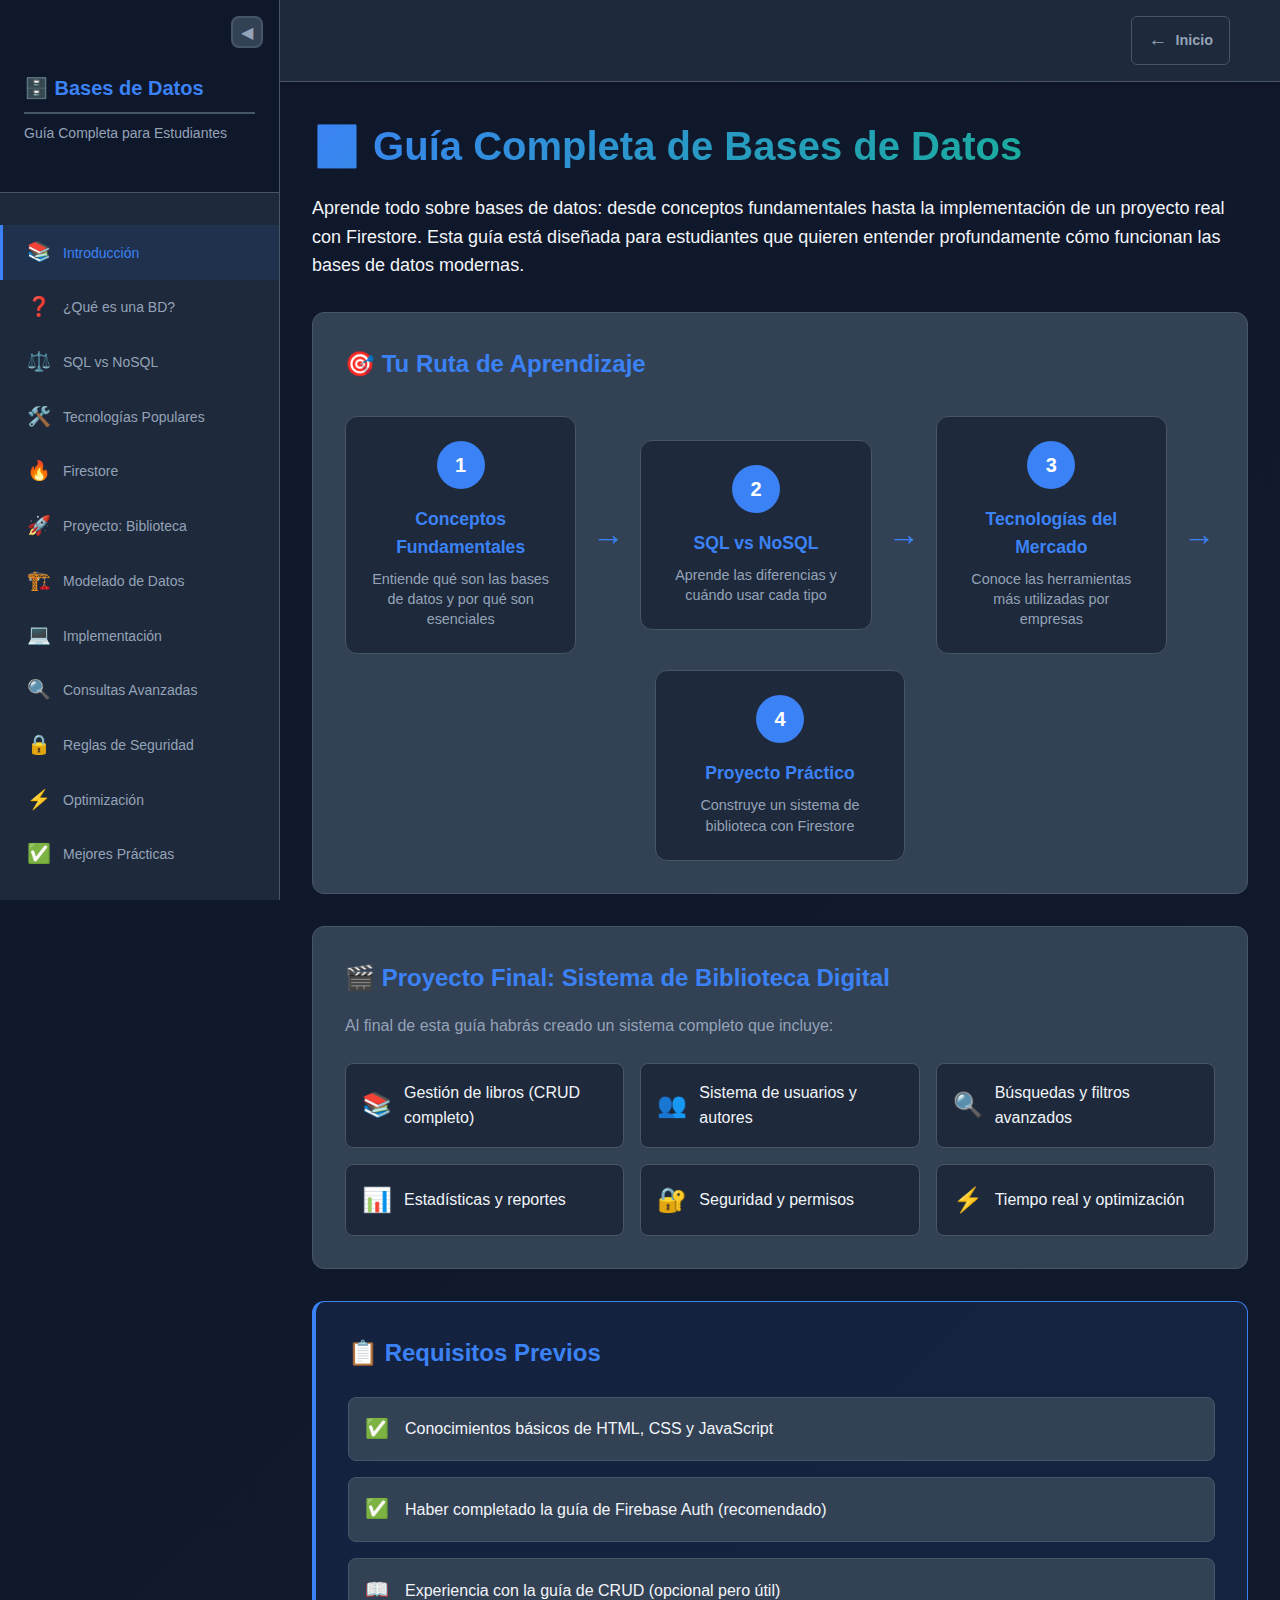
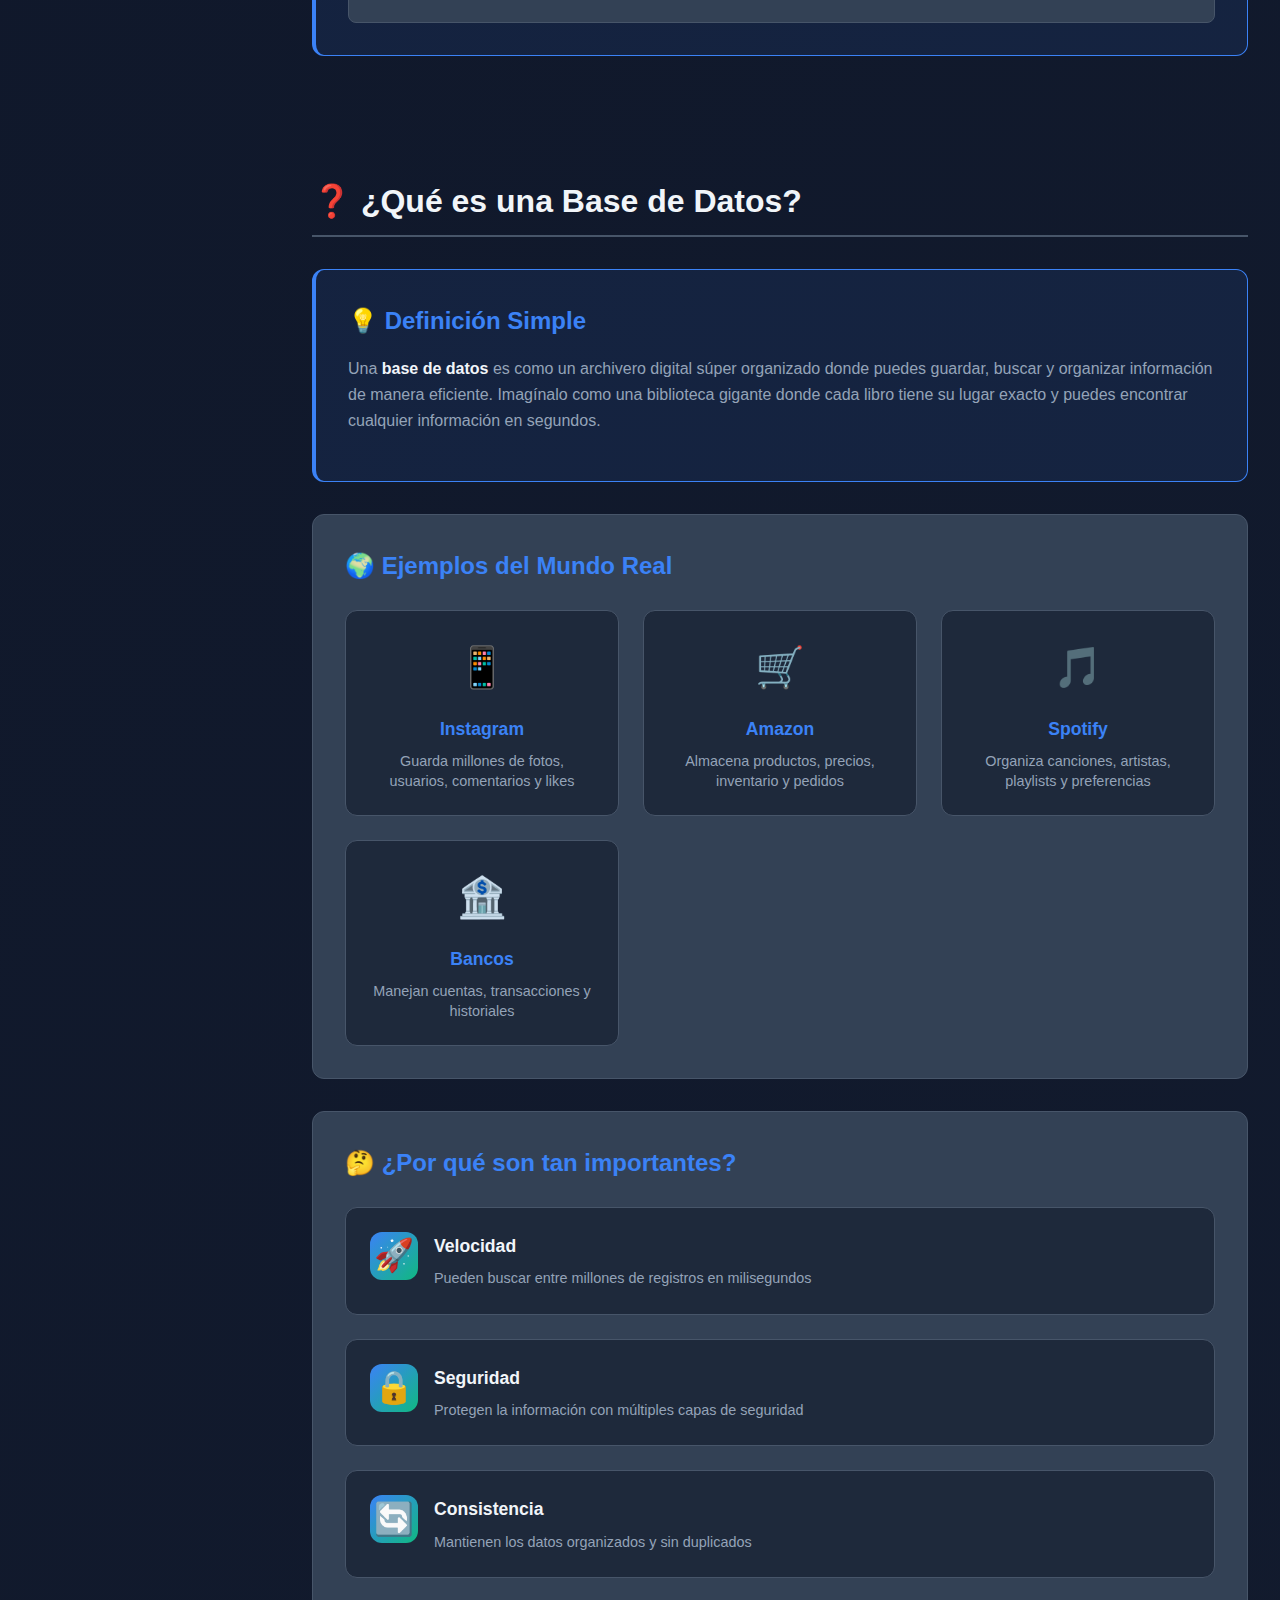
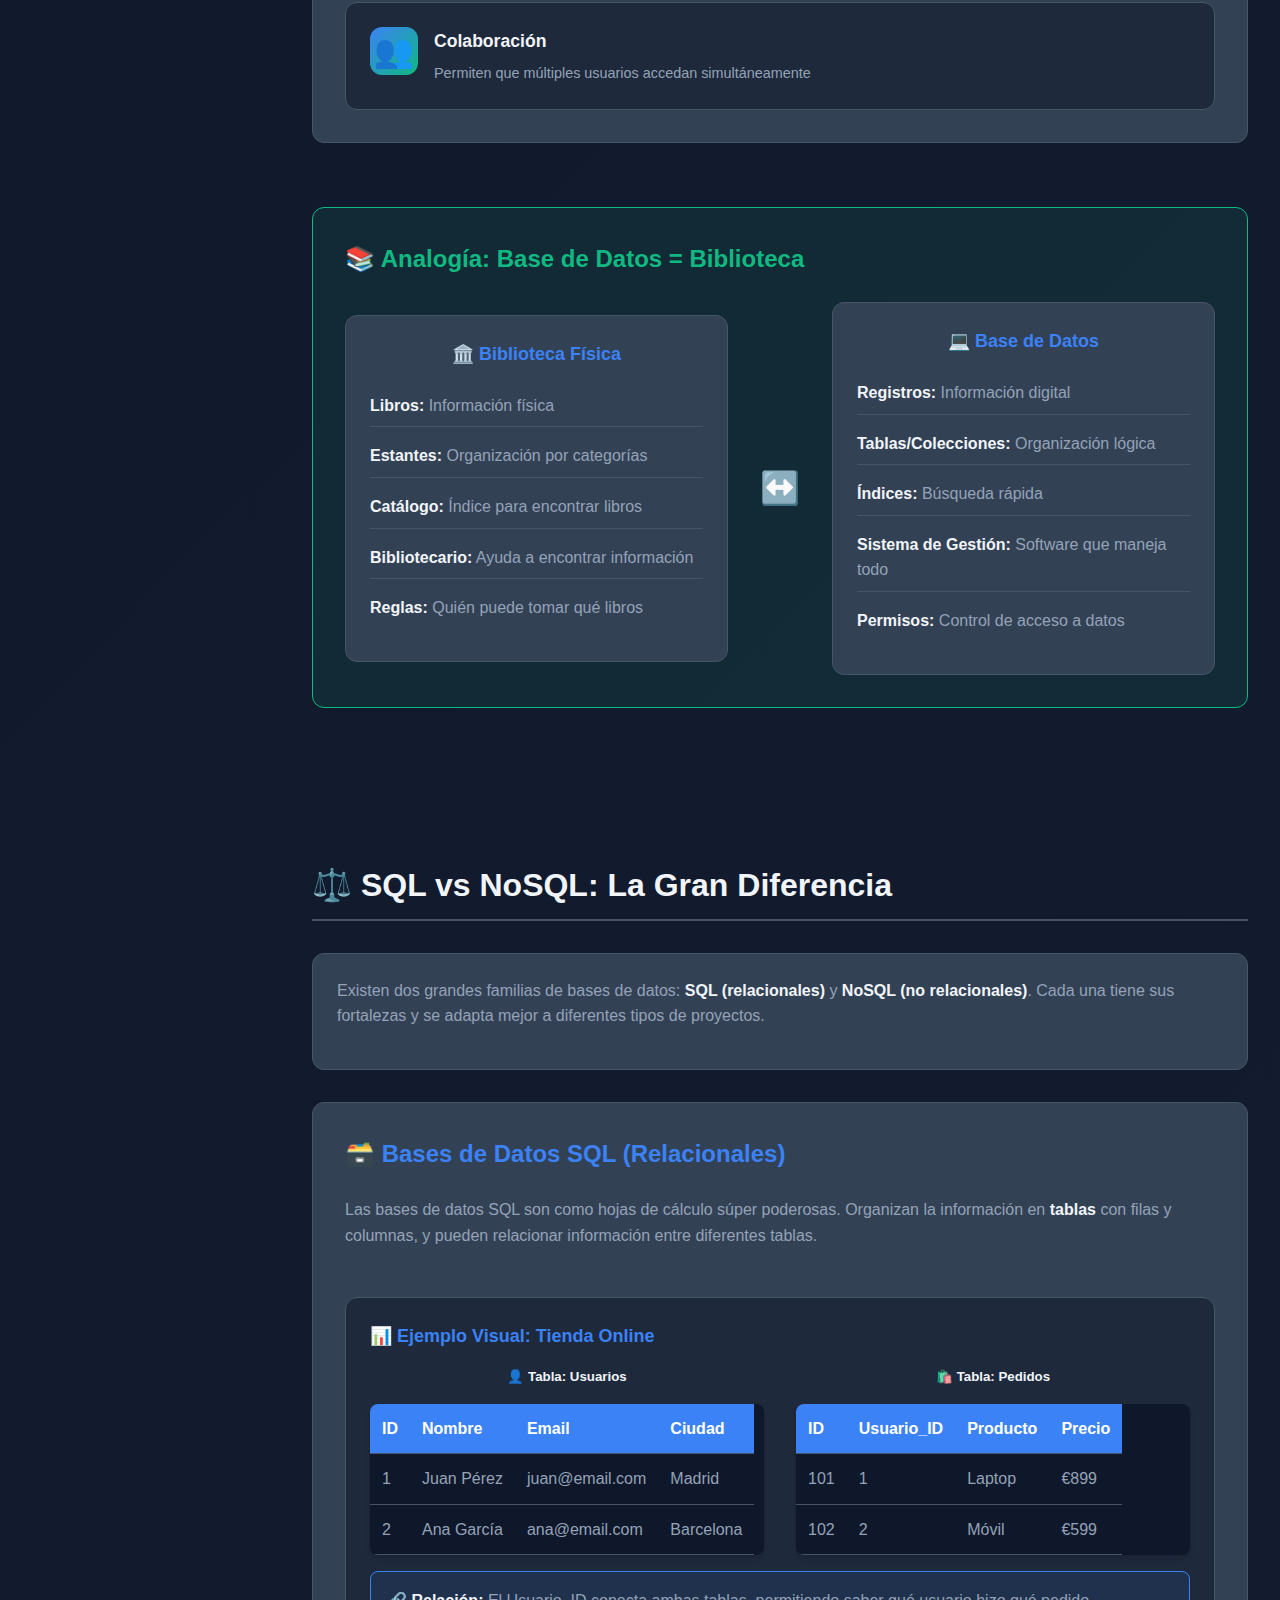
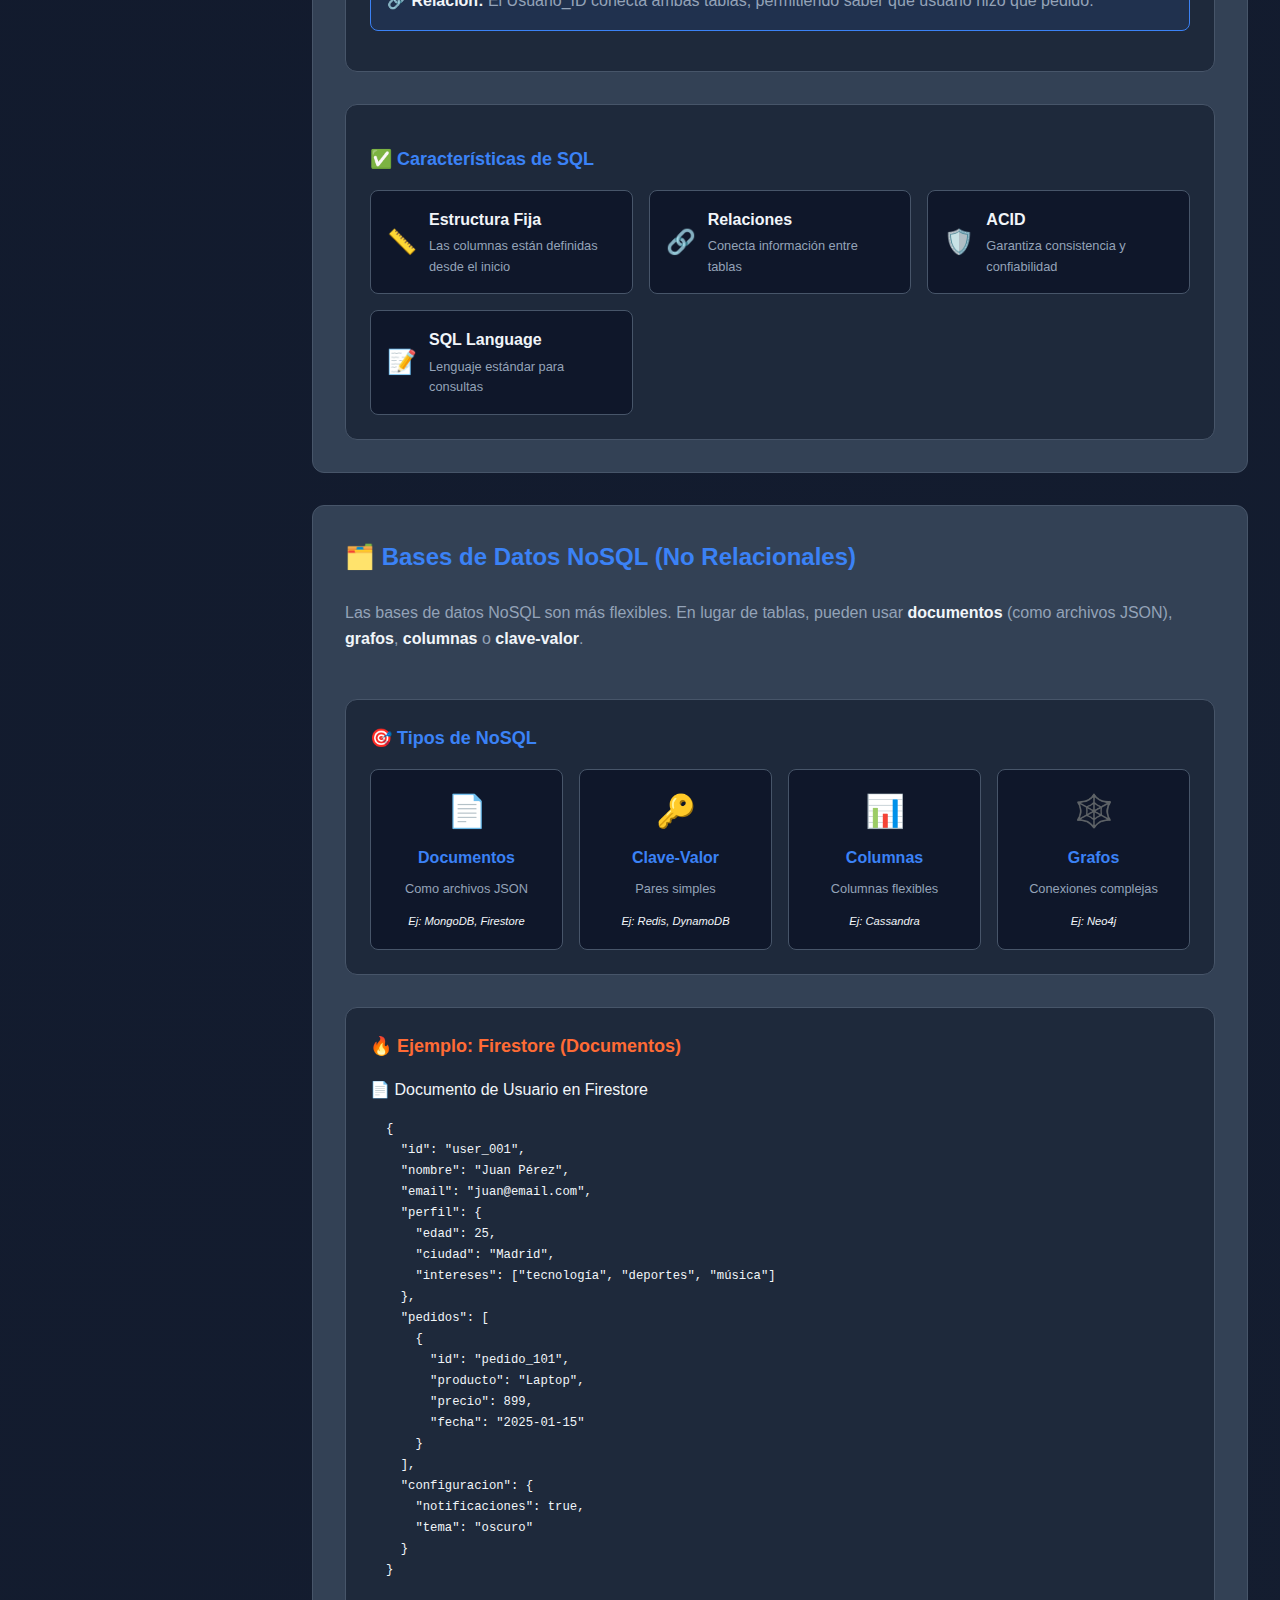
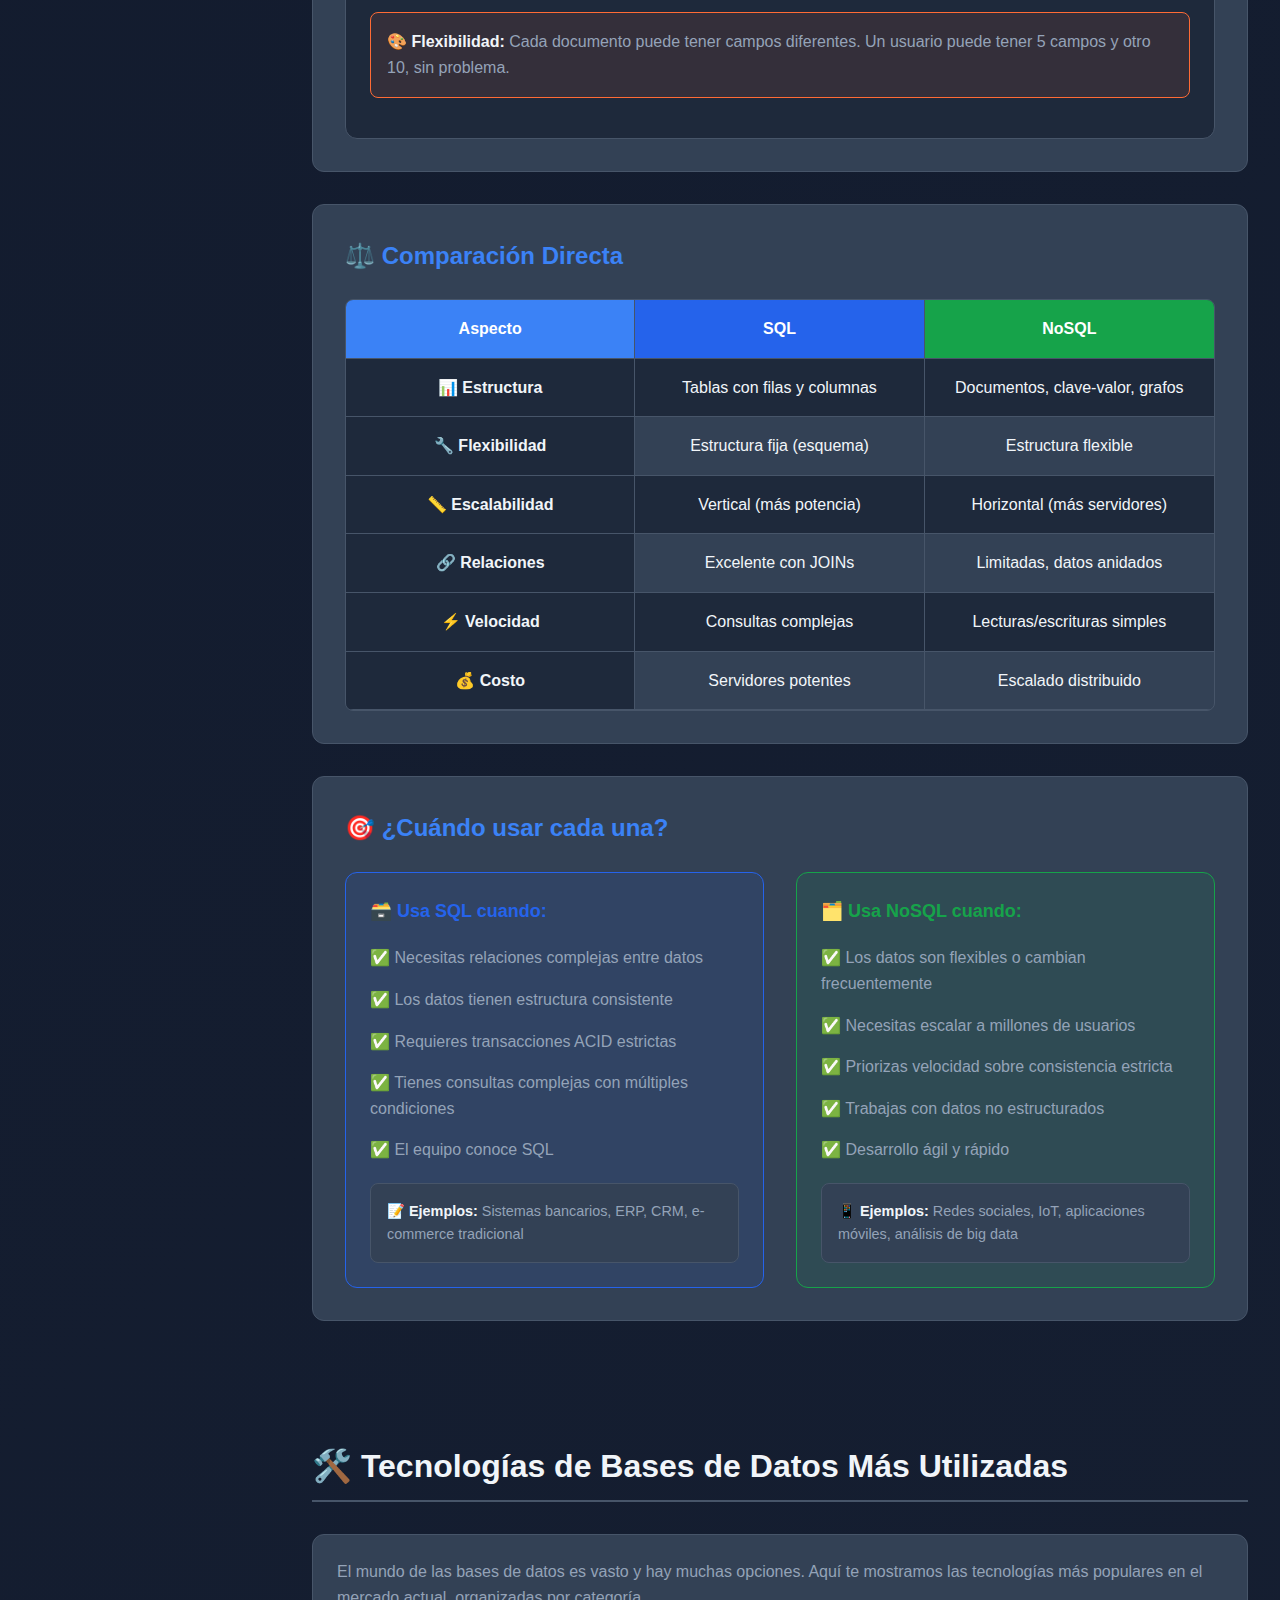
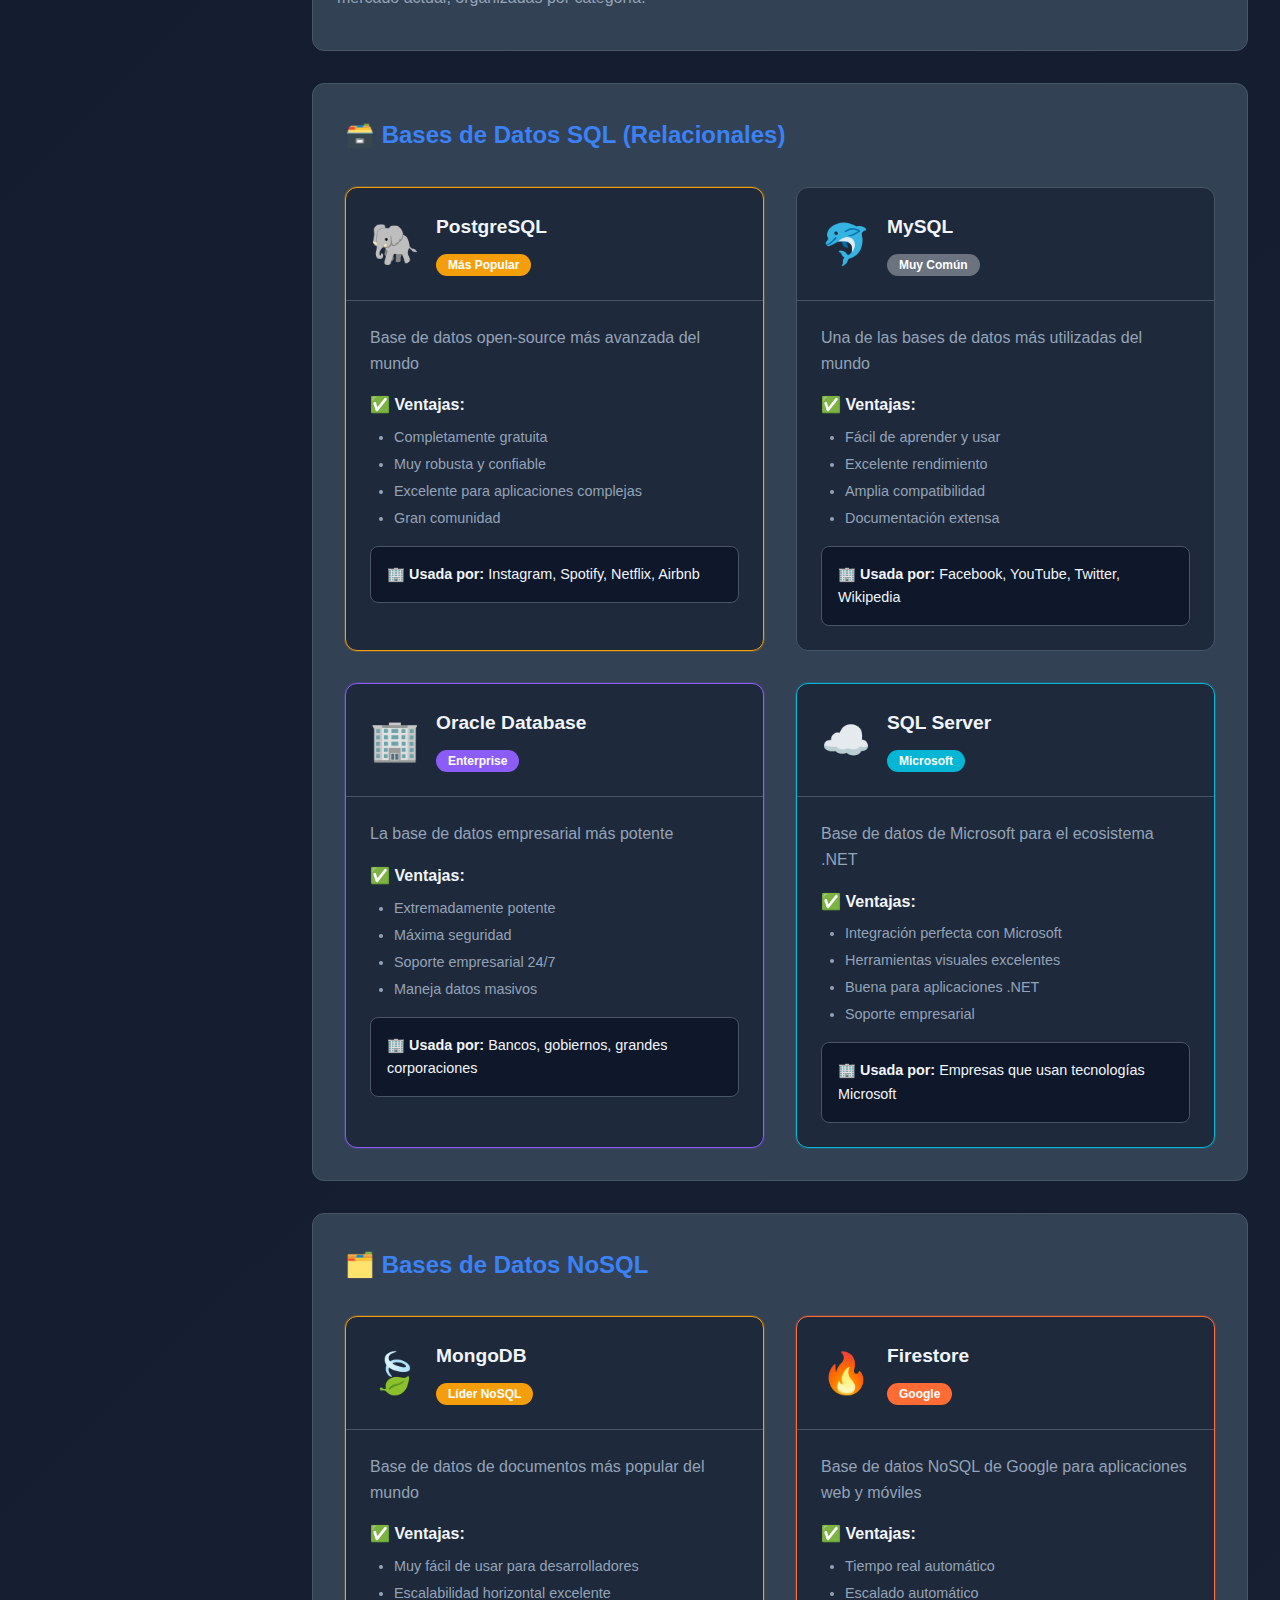
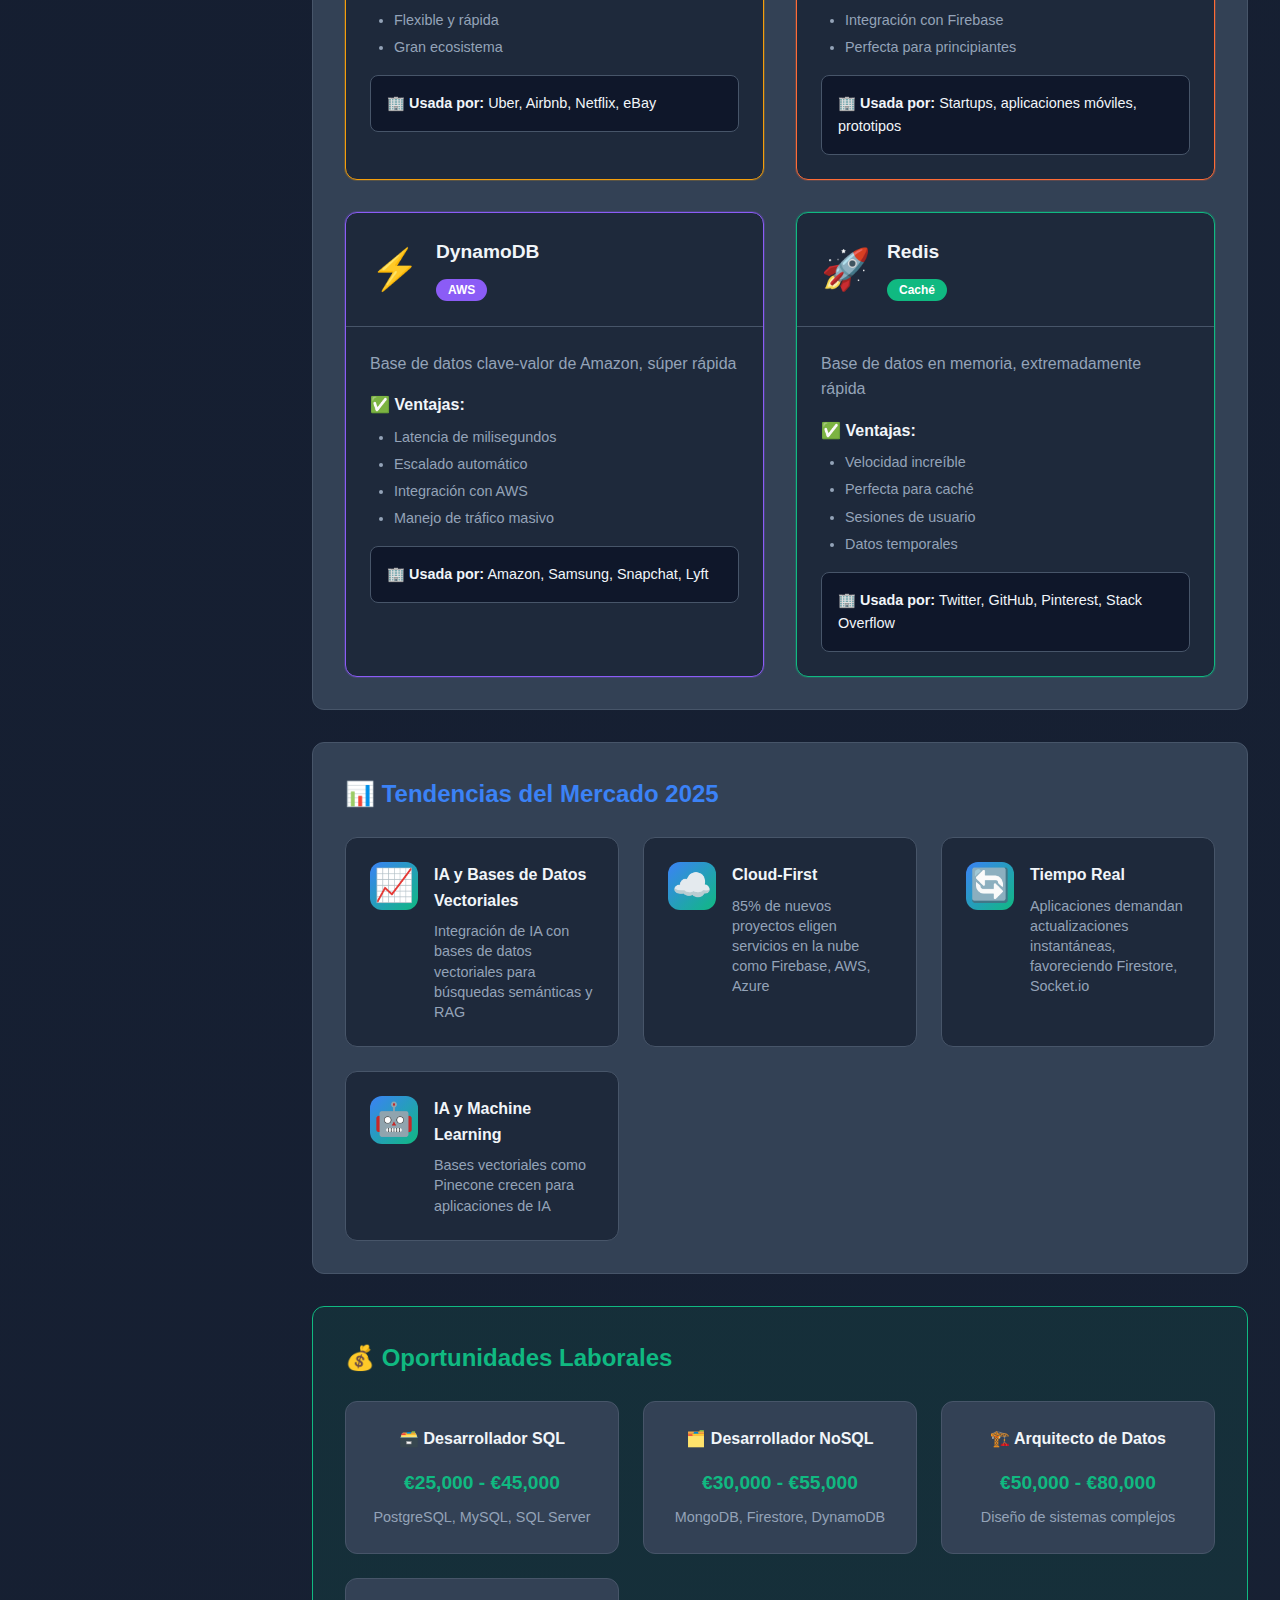
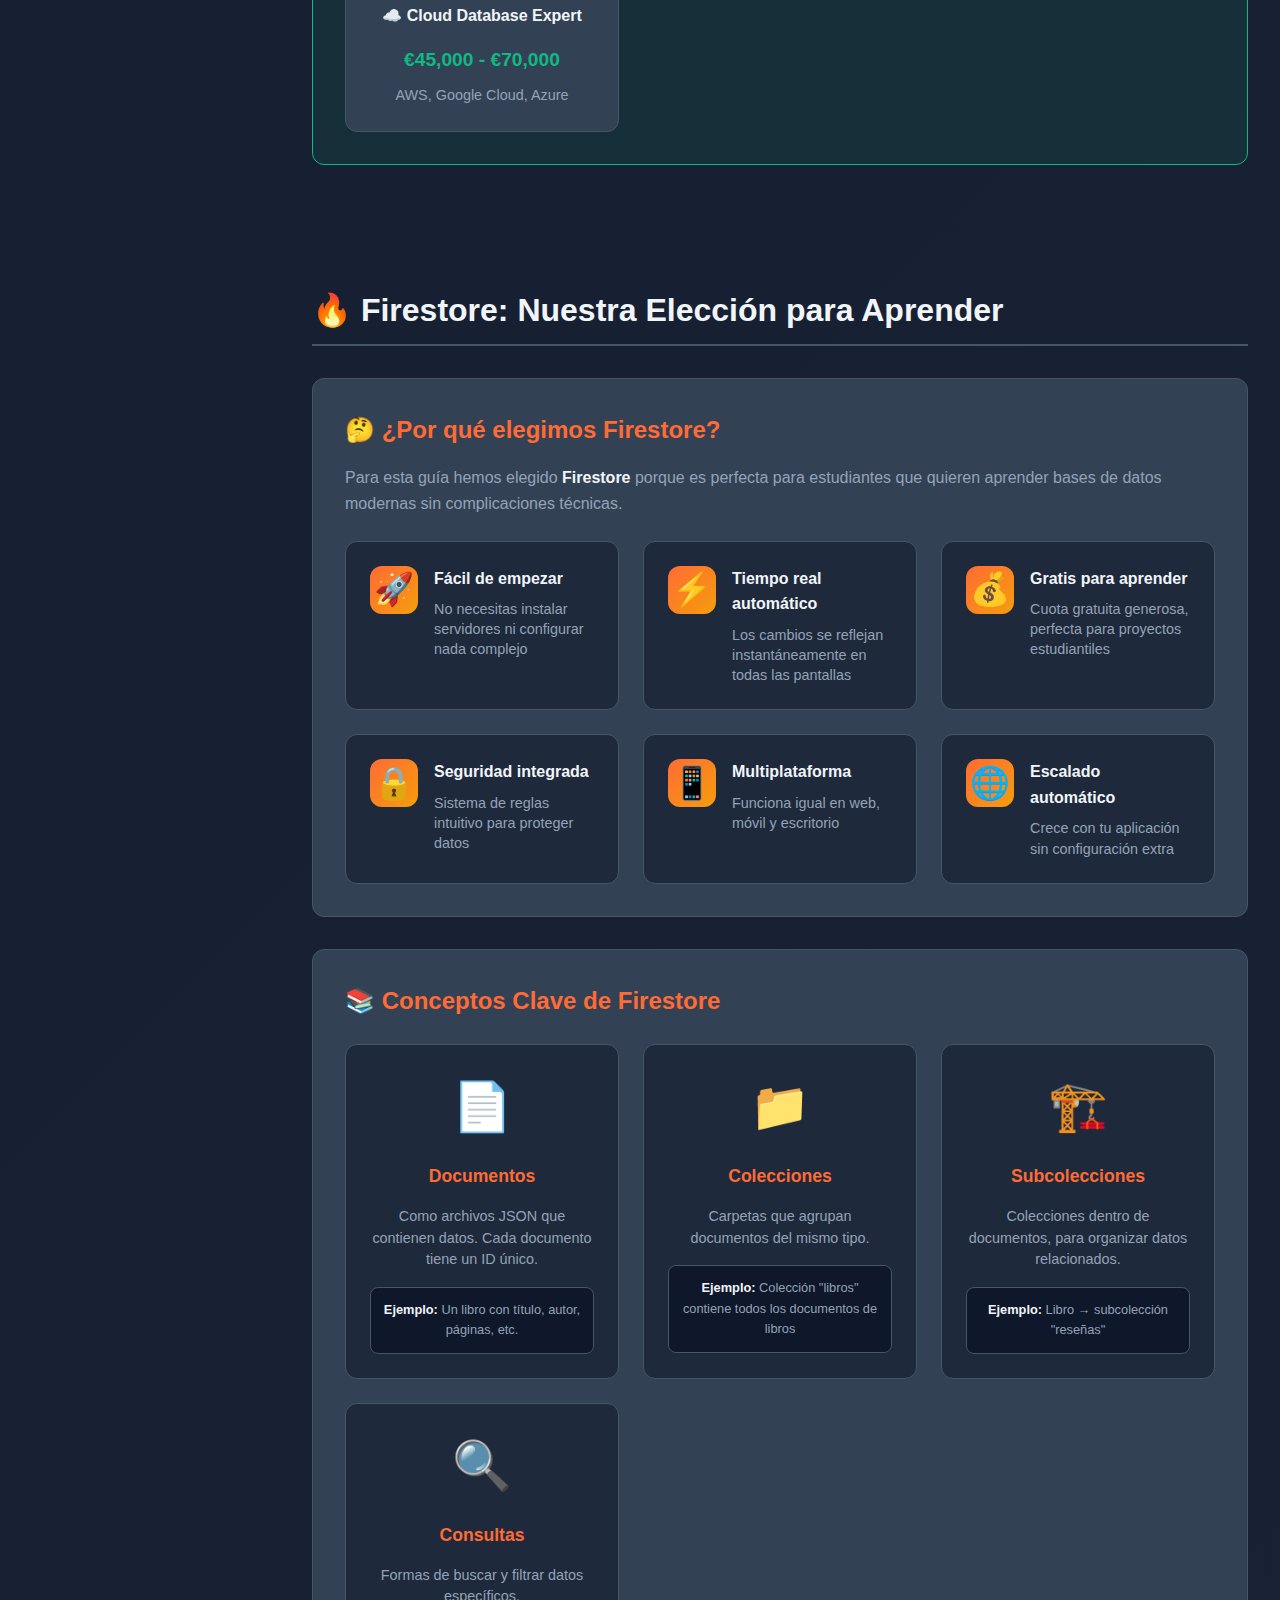
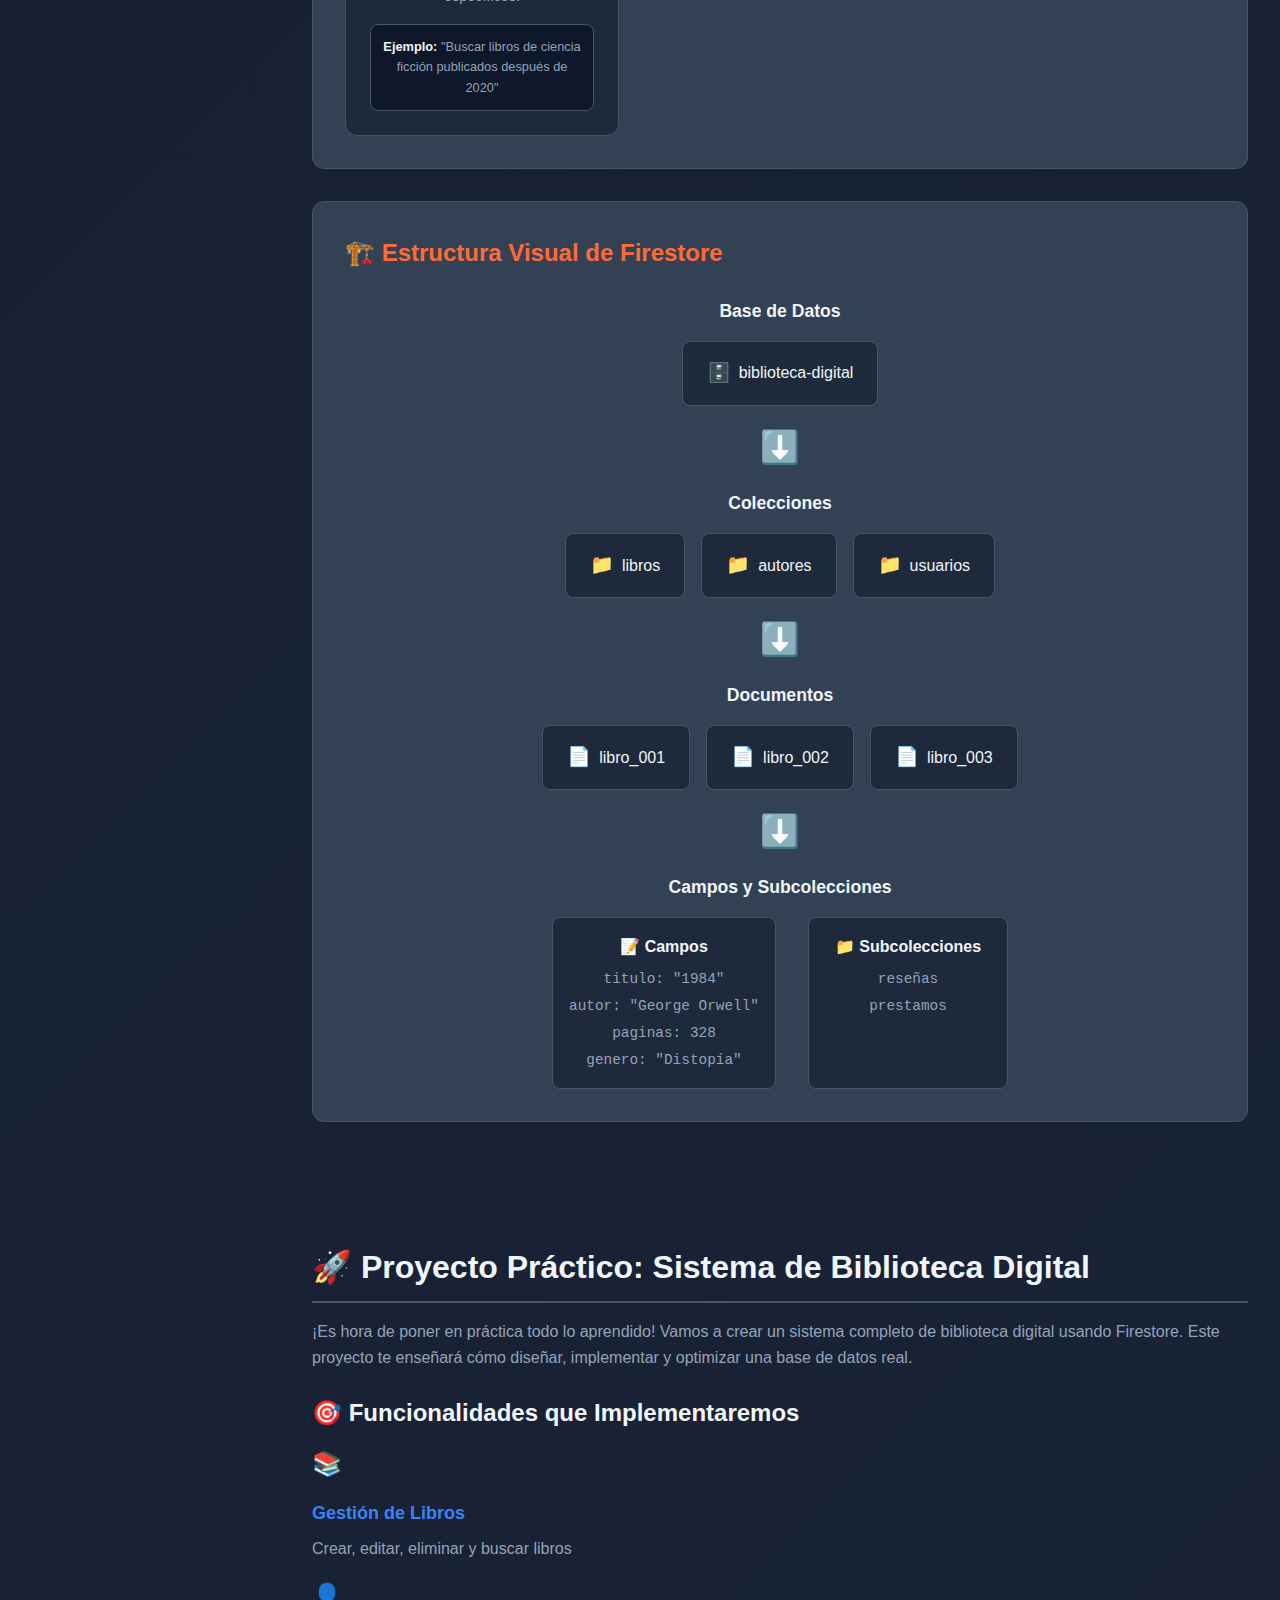
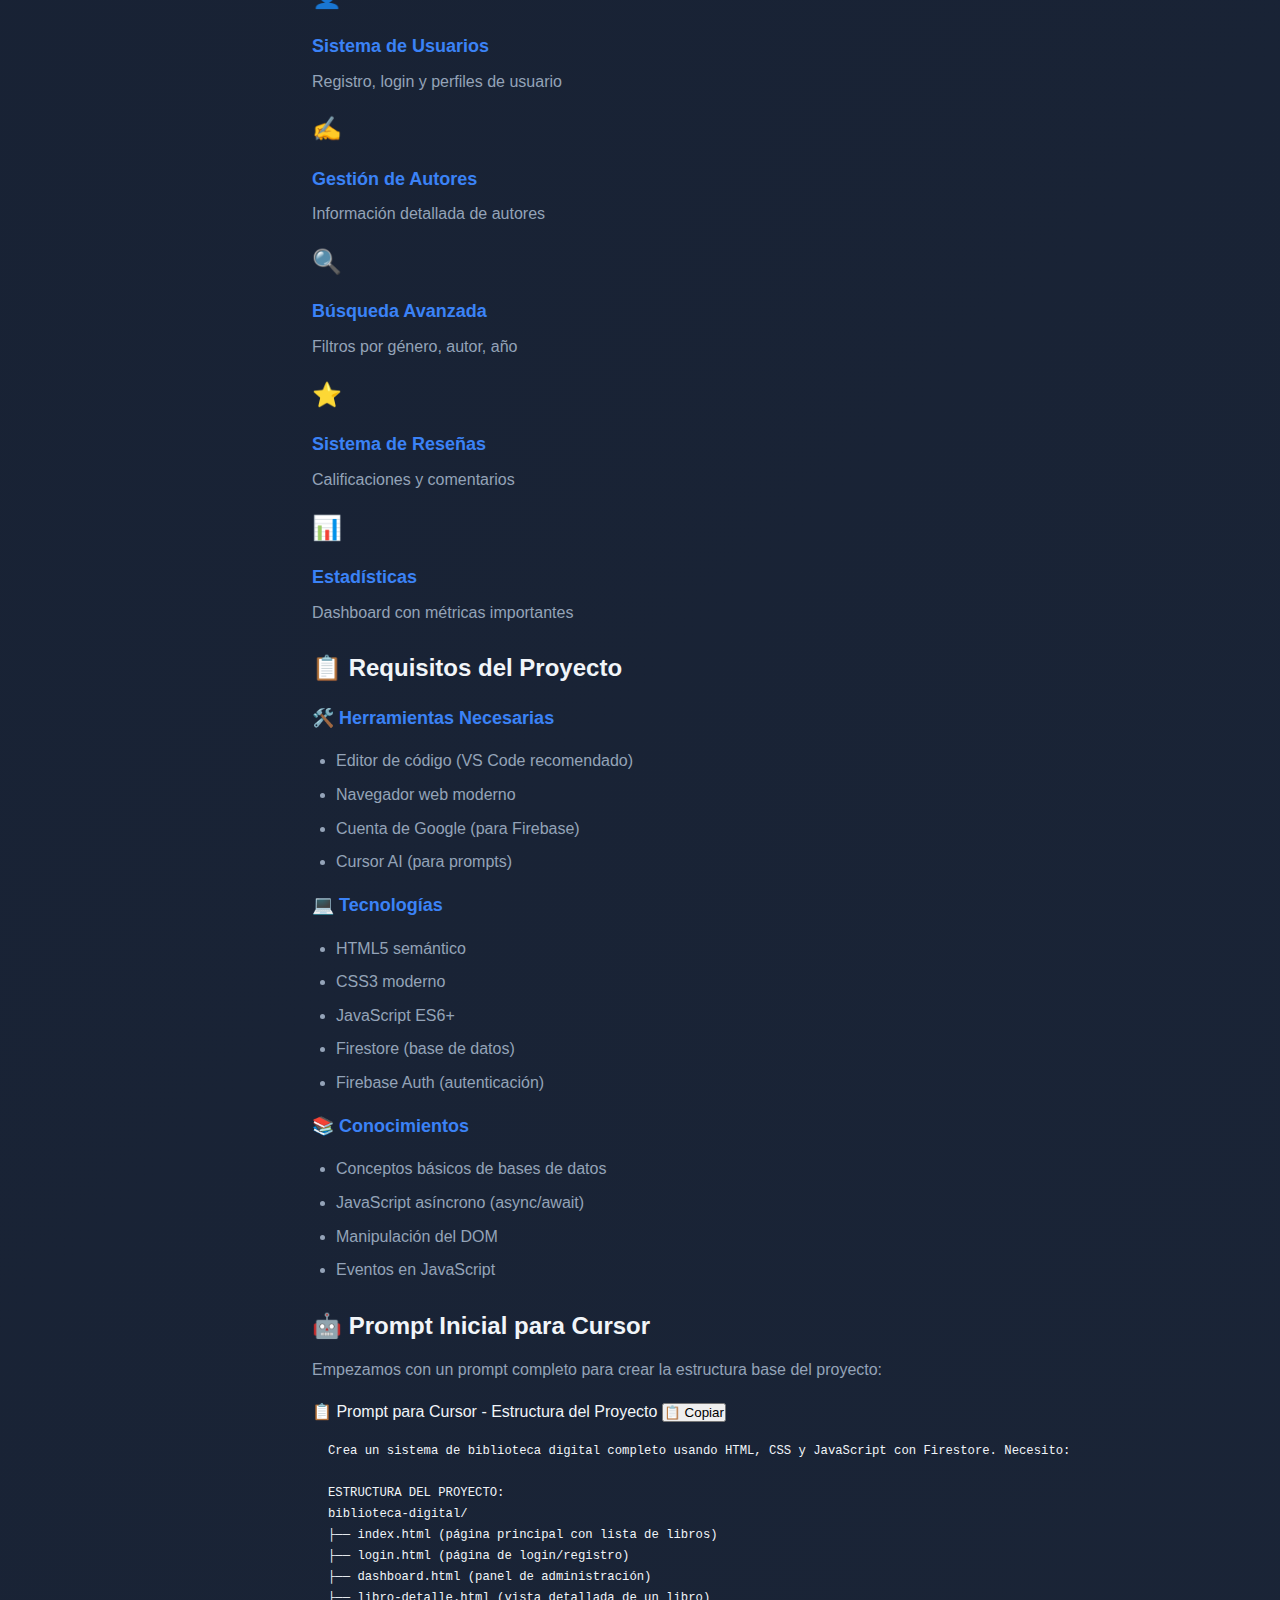
<file: database-guide.html>
<!DOCTYPE html>
<html lang="es">
<head>
    <meta charset="UTF-8">
    <meta name="viewport" content="width=device-width, initial-scale=1.0">
    <title>Guía Completa de Bases de Datos - IT CLASS SENIORS</title>
    <!-- CSS Base -->
    <link href="css/variables.css" rel="stylesheet">
    <link href="css/typography.css" rel="stylesheet">
    <link href="css/layout.css" rel="stylesheet">
    
    <!-- CSS Componentes -->
    <link href="components/header.css" rel="stylesheet">
    <link href="components/footer.css" rel="stylesheet">
    
    <!-- CSS Específico -->
    <link href="css/database-guide.css" rel="stylesheet">
</head>
<body class="has-header">
    <div class="layout">
        <!-- Sidebar Navigation -->
        <nav class="sidebar">
            <div class="sidebar-header">
                <h2>🗄️ Bases de Datos</h2>
                <p>Guía Completa para Estudiantes</p>
            </div>
            <ul class="nav-links">
                <li><a href="#intro" class="nav-link active"><span class="nav-icon">📚</span><span class="nav-text">Introducción</span></a></li>
                <li><a href="#what-is-database" class="nav-link"><span class="nav-icon">❓</span><span class="nav-text">¿Qué es una BD?</span></a></li>
                <li><a href="#sql-vs-nosql" class="nav-link"><span class="nav-icon">⚖️</span><span class="nav-text">SQL vs NoSQL</span></a></li>
                <li><a href="#technologies" class="nav-link"><span class="nav-icon">🛠️</span><span class="nav-text">Tecnologías Populares</span></a></li>
                <li><a href="#firestore-intro" class="nav-link"><span class="nav-icon">🔥</span><span class="nav-text">Firestore</span></a></li>
                <li><a href="#project-setup" class="nav-link"><span class="nav-icon">🚀</span><span class="nav-text">Proyecto: Biblioteca</span></a></li>
                <li><a href="#data-modeling" class="nav-link"><span class="nav-icon">🏗️</span><span class="nav-text">Modelado de Datos</span></a></li>
                <li><a href="#implementation" class="nav-link"><span class="nav-icon">💻</span><span class="nav-text">Implementación</span></a></li>
                <li><a href="#advanced-queries" class="nav-link"><span class="nav-icon">🔍</span><span class="nav-text">Consultas Avanzadas</span></a></li>
                <li><a href="#security-rules" class="nav-link"><span class="nav-icon">🔒</span><span class="nav-text">Reglas de Seguridad</span></a></li>
                <li><a href="#optimization" class="nav-link"><span class="nav-icon">⚡</span><span class="nav-text">Optimización</span></a></li>
                <li><a href="#best-practices" class="nav-link"><span class="nav-icon">✅</span><span class="nav-text">Mejores Prácticas</span></a></li>
            </ul>
        </nav>

        <!-- Main Content -->
        <main class="main-content">
            <div class="content">
                <!-- Header Component -->
                <div id="header-container"></div>
                
                <div class="content-wrapper">
                    <!-- Introducción -->
                    <section id="intro" class="section">
                        <h1>🗄️ Guía Completa de Bases de Datos</h1>
                        <p class="lead">
                            Aprende todo sobre bases de datos: desde conceptos fundamentales hasta la implementación 
                            de un proyecto real con Firestore. Esta guía está diseñada para estudiantes que quieren 
                            entender profundamente cómo funcionan las bases de datos modernas.
                        </p>

                        <div class="learning-path">
                            <h3>🎯 Tu Ruta de Aprendizaje</h3>
                            <div class="path-steps">
                                <div class="path-step">
                                    <div class="step-number">1</div>
                                    <div class="step-content">
                                        <h4>Conceptos Fundamentales</h4>
                                        <p>Entiende qué son las bases de datos y por qué son esenciales</p>
                                    </div>
                                </div>
                                <div class="path-arrow">→</div>
                                <div class="path-step">
                                    <div class="step-number">2</div>
                                    <div class="step-content">
                                        <h4>SQL vs NoSQL</h4>
                                        <p>Aprende las diferencias y cuándo usar cada tipo</p>
                                    </div>
                                </div>
                                <div class="path-arrow">→</div>
                                <div class="path-step">
                                    <div class="step-number">3</div>
                                    <div class="step-content">
                                        <h4>Tecnologías del Mercado</h4>
                                        <p>Conoce las herramientas más utilizadas por empresas</p>
                                    </div>
                                </div>
                                <div class="path-arrow">→</div>
                                <div class="path-step">
                                    <div class="step-number">4</div>
                                    <div class="step-content">
                                        <h4>Proyecto Práctico</h4>
                                        <p>Construye un sistema de biblioteca con Firestore</p>
                                    </div>
                                </div>
                            </div>
                        </div>

                        <div class="project-preview">
                            <h3>🎬 Proyecto Final: Sistema de Biblioteca Digital</h3>
                            <p>Al final de esta guía habrás creado un sistema completo que incluye:</p>
                            <div class="preview-features">
                                <div class="feature-preview">
                                    <span class="feature-icon">📚</span>
                                    <span>Gestión de libros (CRUD completo)</span>
                                </div>
                                <div class="feature-preview">
                                    <span class="feature-icon">👥</span>
                                    <span>Sistema de usuarios y autores</span>
                                </div>
                                <div class="feature-preview">
                                    <span class="feature-icon">🔍</span>
                                    <span>Búsquedas y filtros avanzados</span>
                                </div>
                                <div class="feature-preview">
                                    <span class="feature-icon">📊</span>
                                    <span>Estadísticas y reportes</span>
                                </div>
                                <div class="feature-preview">
                                    <span class="feature-icon">🔐</span>
                                    <span>Seguridad y permisos</span>
                                </div>
                                <div class="feature-preview">
                                    <span class="feature-icon">⚡</span>
                                    <span>Tiempo real y optimización</span>
                                </div>
                            </div>
                        </div>

                        <div class="prerequisites">
                            <h3>📋 Requisitos Previos</h3>
                            <div class="req-list">
                                <div class="req-item">
                                    <span class="req-status completed">✅</span>
                                    <span>Conocimientos básicos de HTML, CSS y JavaScript</span>
                                </div>
                                <div class="req-item">
                                    <span class="req-status completed">✅</span>
                                    <span>Haber completado la guía de Firebase Auth (recomendado)</span>
                                </div>
                                <div class="req-item">
                                    <span class="req-status optional">📖</span>
                                    <span>Experiencia con la guía de CRUD (opcional pero útil)</span>
                                </div>
                            </div>
                        </div>
                    </section>

                    <!-- ¿Qué es una Base de Datos? -->
                    <section id="what-is-database" class="section">
                        <h2>❓ ¿Qué es una Base de Datos?</h2>
                        
                        <div class="concept-explanation">
                            <div class="main-concept">
                                <h3>💡 Definición Simple</h3>
                                <p>
                                    Una <strong>base de datos</strong> es como un archivero digital súper organizado 
                                    donde puedes guardar, buscar y organizar información de manera eficiente. 
                                    Imagínalo como una biblioteca gigante donde cada libro tiene su lugar exacto 
                                    y puedes encontrar cualquier información en segundos.
                                </p>
                            </div>

                            <div class="real-world-examples">
                                <h3>🌍 Ejemplos del Mundo Real</h3>
                                <div class="examples-grid">
                                    <div class="example-item">
                                        <div class="example-icon">📱</div>
                                        <h4>Instagram</h4>
                                        <p>Guarda millones de fotos, usuarios, comentarios y likes</p>
                                    </div>
                                    <div class="example-item">
                                        <div class="example-icon">🛒</div>
                                        <h4>Amazon</h4>
                                        <p>Almacena productos, precios, inventario y pedidos</p>
                                    </div>
                                    <div class="example-item">
                                        <div class="example-icon">🎵</div>
                                        <h4>Spotify</h4>
                                        <p>Organiza canciones, artistas, playlists y preferencias</p>
                                    </div>
                                    <div class="example-item">
                                        <div class="example-icon">🏦</div>
                                        <h4>Bancos</h4>
                                        <p>Manejan cuentas, transacciones y historiales</p>
                                    </div>
                                </div>
                            </div>

                            <div class="why-important">
                                <h3>🤔 ¿Por qué son tan importantes?</h3>
                                <div class="importance-reasons">
                                    <div class="reason-item">
                                        <span class="reason-icon">🚀</span>
                                        <div class="reason-content">
                                            <h4>Velocidad</h4>
                                            <p>Pueden buscar entre millones de registros en milisegundos</p>
                                        </div>
                                    </div>
                                    <div class="reason-item">
                                        <span class="reason-icon">🔒</span>
                                        <div class="reason-content">
                                            <h4>Seguridad</h4>
                                            <p>Protegen la información con múltiples capas de seguridad</p>
                                        </div>
                                    </div>
                                    <div class="reason-item">
                                        <span class="reason-icon">🔄</span>
                                        <div class="reason-content">
                                            <h4>Consistencia</h4>
                                            <p>Mantienen los datos organizados y sin duplicados</p>
                                        </div>
                                    </div>
                                    <div class="reason-item">
                                        <span class="reason-icon">👥</span>
                                        <div class="reason-content">
                                            <h4>Colaboración</h4>
                                            <p>Permiten que múltiples usuarios accedan simultáneamente</p>
                                        </div>
                                    </div>
                                </div>
                            </div>

                            <div class="analogy-section">
                                <h3>📚 Analogía: Base de Datos = Biblioteca</h3>
                                <div class="analogy-comparison">
                                    <div class="analogy-side">
                                        <h4>🏛️ Biblioteca Física</h4>
                                        <ul>
                                            <li><strong>Libros:</strong> Información física</li>
                                            <li><strong>Estantes:</strong> Organización por categorías</li>
                                            <li><strong>Catálogo:</strong> Índice para encontrar libros</li>
                                            <li><strong>Bibliotecario:</strong> Ayuda a encontrar información</li>
                                            <li><strong>Reglas:</strong> Quién puede tomar qué libros</li>
                                        </ul>
                                    </div>
                                    <div class="analogy-arrow">↔️</div>
                                    <div class="analogy-side">
                                        <h4>💻 Base de Datos</h4>
                                        <ul>
                                            <li><strong>Registros:</strong> Información digital</li>
                                            <li><strong>Tablas/Colecciones:</strong> Organización lógica</li>
                                            <li><strong>Índices:</strong> Búsqueda rápida</li>
                                            <li><strong>Sistema de Gestión:</strong> Software que maneja todo</li>
                                            <li><strong>Permisos:</strong> Control de acceso a datos</li>
                                        </ul>
                                    </div>
                                </div>
                            </div>
                        </div>
                    </section>

                    <!-- SQL vs NoSQL -->
                    <section id="sql-vs-nosql" class="section">
                        <h2>⚖️ SQL vs NoSQL: La Gran Diferencia</h2>
                        
                        <div class="comparison-intro">
                            <p>
                                Existen dos grandes familias de bases de datos: <strong>SQL (relacionales)</strong> 
                                y <strong>NoSQL (no relacionales)</strong>. Cada una tiene sus fortalezas y se adapta 
                                mejor a diferentes tipos de proyectos.
                            </p>
                        </div>

                        <div class="sql-explanation">
                            <h3>🗃️ Bases de Datos SQL (Relacionales)</h3>
                            <div class="db-type-content">
                                <div class="db-description">
                                    <p>
                                        Las bases de datos SQL son como hojas de cálculo súper poderosas. 
                                        Organizan la información en <strong>tablas</strong> con filas y columnas, 
                                        y pueden relacionar información entre diferentes tablas.
                                    </p>
                                </div>

                                <div class="sql-example">
                                    <h4>📊 Ejemplo Visual: Tienda Online</h4>
                                    <div class="tables-example">
                                        <div class="table-demo">
                                            <h5>👤 Tabla: Usuarios</h5>
                                            <table class="demo-table">
                                                <thead>
                                                    <tr>
                                                        <th>ID</th>
                                                        <th>Nombre</th>
                                                        <th>Email</th>
                                                        <th>Ciudad</th>
                                                    </tr>
                                                </thead>
                                                <tbody>
                                                    <tr>
                                                        <td>1</td>
                                                        <td>Juan Pérez</td>
                                                        <td>juan@email.com</td>
                                                        <td>Madrid</td>
                                                    </tr>
                                                    <tr>
                                                        <td>2</td>
                                                        <td>Ana García</td>
                                                        <td>ana@email.com</td>
                                                        <td>Barcelona</td>
                                                    </tr>
                                                </tbody>
                                            </table>
                                        </div>
                                        <div class="table-demo">
                                            <h5>🛍️ Tabla: Pedidos</h5>
                                            <table class="demo-table">
                                                <thead>
                                                    <tr>
                                                        <th>ID</th>
                                                        <th>Usuario_ID</th>
                                                        <th>Producto</th>
                                                        <th>Precio</th>
                                                    </tr>
                                                </thead>
                                                <tbody>
                                                    <tr>
                                                        <td>101</td>
                                                        <td>1</td>
                                                        <td>Laptop</td>
                                                        <td>€899</td>
                                                    </tr>
                                                    <tr>
                                                        <td>102</td>
                                                        <td>2</td>
                                                        <td>Móvil</td>
                                                        <td>€599</td>
                                                    </tr>
                                                </tbody>
                                            </table>
                                        </div>
                                    </div>
                                    <p class="relationship-note">
                                        <strong>🔗 Relación:</strong> El Usuario_ID conecta ambas tablas, 
                                        permitiendo saber qué usuario hizo qué pedido.
                                    </p>
                                </div>

                                <div class="sql-characteristics">
                                    <h4>✅ Características de SQL</h4>
                                    <div class="characteristics-grid">
                                        <div class="char-item">
                                            <span class="char-icon">📏</span>
                                            <div>
                                                <strong>Estructura Fija</strong>
                                                <p>Las columnas están definidas desde el inicio</p>
                                            </div>
                                        </div>
                                        <div class="char-item">
                                            <span class="char-icon">🔗</span>
                                            <div>
                                                <strong>Relaciones</strong>
                                                <p>Conecta información entre tablas</p>
                                            </div>
                                        </div>
                                        <div class="char-item">
                                            <span class="char-icon">🛡️</span>
                                            <div>
                                                <strong>ACID</strong>
                                                <p>Garantiza consistencia y confiabilidad</p>
                                            </div>
                                        </div>
                                        <div class="char-item">
                                            <span class="char-icon">📝</span>
                                            <div>
                                                <strong>SQL Language</strong>
                                                <p>Lenguaje estándar para consultas</p>
                                            </div>
                                        </div>
                                    </div>
                                </div>
                            </div>
                        </div>

                        <div class="nosql-explanation">
                            <h3>🗂️ Bases de Datos NoSQL (No Relacionales)</h3>
                            <div class="db-type-content">
                                <div class="db-description">
                                    <p>
                                        Las bases de datos NoSQL son más flexibles. En lugar de tablas, 
                                        pueden usar <strong>documentos</strong> (como archivos JSON), 
                                        <strong>grafos</strong>, <strong>columnas</strong> o <strong>clave-valor</strong>.
                                    </p>
                                </div>

                                <div class="nosql-types">
                                    <h4>🎯 Tipos de NoSQL</h4>
                                    <div class="nosql-types-grid">
                                        <div class="nosql-type">
                                            <div class="type-icon">📄</div>
                                            <h5>Documentos</h5>
                                            <p>Como archivos JSON</p>
                                            <span class="example">Ej: MongoDB, Firestore</span>
                                        </div>
                                        <div class="nosql-type">
                                            <div class="type-icon">🔑</div>
                                            <h5>Clave-Valor</h5>
                                            <p>Pares simples</p>
                                            <span class="example">Ej: Redis, DynamoDB</span>
                                        </div>
                                        <div class="nosql-type">
                                            <div class="type-icon">📊</div>
                                            <h5>Columnas</h5>
                                            <p>Columnas flexibles</p>
                                            <span class="example">Ej: Cassandra</span>
                                        </div>
                                        <div class="nosql-type">
                                            <div class="type-icon">🕸️</div>
                                            <h5>Grafos</h5>
                                            <p>Conexiones complejas</p>
                                            <span class="example">Ej: Neo4j</span>
                                        </div>
                                    </div>
                                </div>

                                <div class="firestore-example">
                                    <h4>🔥 Ejemplo: Firestore (Documentos)</h4>
                                    <div class="code-block">
                                        <div class="code-header">
                                            <span>📄 Documento de Usuario en Firestore</span>
                                        </div>
                                        <pre><code>{
  "id": "user_001",
  "nombre": "Juan Pérez",
  "email": "juan@email.com",
  "perfil": {
    "edad": 25,
    "ciudad": "Madrid",
    "intereses": ["tecnología", "deportes", "música"]
  },
  "pedidos": [
    {
      "id": "pedido_101",
      "producto": "Laptop",
      "precio": 899,
      "fecha": "2025-01-15"
    }
  ],
  "configuracion": {
    "notificaciones": true,
    "tema": "oscuro"
  }
}</code></pre>
                                    </div>
                                    <p class="flexibility-note">
                                        <strong>🎨 Flexibilidad:</strong> Cada documento puede tener campos diferentes. 
                                        Un usuario puede tener 5 campos y otro 10, sin problema.
                                    </p>
                                </div>
                            </div>
                        </div>

                        <div class="comparison-table">
                            <h3>⚖️ Comparación Directa</h3>
                            <div class="comparison-grid">
                                <div class="comparison-header">
                                    <div class="comparison-cell header">Aspecto</div>
                                    <div class="comparison-cell header sql">SQL</div>
                                    <div class="comparison-cell header nosql">NoSQL</div>
                                </div>
                                
                                <div class="comparison-row">
                                    <div class="comparison-cell aspect">📊 Estructura</div>
                                    <div class="comparison-cell">Tablas con filas y columnas</div>
                                    <div class="comparison-cell">Documentos, clave-valor, grafos</div>
                                </div>
                                
                                <div class="comparison-row">
                                    <div class="comparison-cell aspect">🔧 Flexibilidad</div>
                                    <div class="comparison-cell">Estructura fija (esquema)</div>
                                    <div class="comparison-cell">Estructura flexible</div>
                                </div>
                                
                                <div class="comparison-row">
                                    <div class="comparison-cell aspect">📏 Escalabilidad</div>
                                    <div class="comparison-cell">Vertical (más potencia)</div>
                                    <div class="comparison-cell">Horizontal (más servidores)</div>
                                </div>
                                
                                <div class="comparison-row">
                                    <div class="comparison-cell aspect">🔗 Relaciones</div>
                                    <div class="comparison-cell">Excelente con JOINs</div>
                                    <div class="comparison-cell">Limitadas, datos anidados</div>
                                </div>
                                
                                <div class="comparison-row">
                                    <div class="comparison-cell aspect">⚡ Velocidad</div>
                                    <div class="comparison-cell">Consultas complejas</div>
                                    <div class="comparison-cell">Lecturas/escrituras simples</div>
                                </div>
                                
                                <div class="comparison-row">
                                    <div class="comparison-cell aspect">💰 Costo</div>
                                    <div class="comparison-cell">Servidores potentes</div>
                                    <div class="comparison-cell">Escalado distribuido</div>
                                </div>
                            </div>
                        </div>

                        <div class="when-to-use">
                            <h3>🎯 ¿Cuándo usar cada una?</h3>
                            <div class="use-cases">
                                <div class="use-case sql">
                                    <h4>🗃️ Usa SQL cuando:</h4>
                                    <ul>
                                        <li>✅ Necesitas relaciones complejas entre datos</li>
                                        <li>✅ Los datos tienen estructura consistente</li>
                                        <li>✅ Requieres transacciones ACID estrictas</li>
                                        <li>✅ Tienes consultas complejas con múltiples condiciones</li>
                                        <li>✅ El equipo conoce SQL</li>
                                    </ul>
                                    <div class="examples">
                                        <strong>📝 Ejemplos:</strong> Sistemas bancarios, ERP, CRM, e-commerce tradicional
                                    </div>
                                </div>
                                
                                <div class="use-case nosql">
                                    <h4>🗂️ Usa NoSQL cuando:</h4>
                                    <ul>
                                        <li>✅ Los datos son flexibles o cambian frecuentemente</li>
                                        <li>✅ Necesitas escalar a millones de usuarios</li>
                                        <li>✅ Priorizas velocidad sobre consistencia estricta</li>
                                        <li>✅ Trabajas con datos no estructurados</li>
                                        <li>✅ Desarrollo ágil y rápido</li>
                                    </ul>
                                    <div class="examples">
                                        <strong>📱 Ejemplos:</strong> Redes sociales, IoT, aplicaciones móviles, análisis de big data
                                    </div>
                                </div>
                            </div>
                        </div>
                    </section>

                    <!-- Tecnologías Populares -->
                    <section id="technologies" class="section">
                        <h2>🛠️ Tecnologías de Bases de Datos Más Utilizadas</h2>
                        
                        <div class="tech-intro">
                            <p>
                                El mundo de las bases de datos es vasto y hay muchas opciones. Aquí te mostramos 
                                las tecnologías más populares en el mercado actual, organizadas por categoría.
                            </p>
                        </div>

                        <div class="sql-technologies">
                            <h3>🗃️ Bases de Datos SQL (Relacionales)</h3>
                            <div class="tech-grid">
                                <div class="tech-card popular">
                                    <div class="tech-header">
                                        <div class="tech-logo">🐘</div>
                                        <div class="tech-info">
                                            <h4>PostgreSQL</h4>
                                            <span class="tech-badge popular">Más Popular</span>
                                        </div>
                                    </div>
                                    <div class="tech-description">
                                        <p>Base de datos open-source más avanzada del mundo</p>
                                        <div class="tech-pros">
                                            <strong>✅ Ventajas:</strong>
                                            <ul>
                                                <li>Completamente gratuita</li>
                                                <li>Muy robusta y confiable</li>
                                                <li>Excelente para aplicaciones complejas</li>
                                                <li>Gran comunidad</li>
                                            </ul>
                                        </div>
                                        <div class="tech-usage">
                                            <strong>🏢 Usada por:</strong> Instagram, Spotify, Netflix, Airbnb
                                        </div>
                                    </div>
                                </div>

                                <div class="tech-card">
                                    <div class="tech-header">
                                        <div class="tech-logo">🐬</div>
                                        <div class="tech-info">
                                            <h4>MySQL</h4>
                                            <span class="tech-badge common">Muy Común</span>
                                        </div>
                                    </div>
                                    <div class="tech-description">
                                        <p>Una de las bases de datos más utilizadas del mundo</p>
                                        <div class="tech-pros">
                                            <strong>✅ Ventajas:</strong>
                                            <ul>
                                                <li>Fácil de aprender y usar</li>
                                                <li>Excelente rendimiento</li>
                                                <li>Amplia compatibilidad</li>
                                                <li>Documentación extensa</li>
                                            </ul>
                                        </div>
                                        <div class="tech-usage">
                                            <strong>🏢 Usada por:</strong> Facebook, YouTube, Twitter, Wikipedia
                                        </div>
                                    </div>
                                </div>

                                <div class="tech-card enterprise">
                                    <div class="tech-header">
                                        <div class="tech-logo">🏢</div>
                                        <div class="tech-info">
                                            <h4>Oracle Database</h4>
                                            <span class="tech-badge enterprise">Enterprise</span>
                                        </div>
                                    </div>
                                    <div class="tech-description">
                                        <p>La base de datos empresarial más potente</p>
                                        <div class="tech-pros">
                                            <strong>✅ Ventajas:</strong>
                                            <ul>
                                                <li>Extremadamente potente</li>
                                                <li>Máxima seguridad</li>
                                                <li>Soporte empresarial 24/7</li>
                                                <li>Maneja datos masivos</li>
                                            </ul>
                                        </div>
                                        <div class="tech-usage">
                                            <strong>🏢 Usada por:</strong> Bancos, gobiernos, grandes corporaciones
                                        </div>
                                    </div>
                                </div>

                                <div class="tech-card cloud">
                                    <div class="tech-header">
                                        <div class="tech-logo">☁️</div>
                                        <div class="tech-info">
                                            <h4>SQL Server</h4>
                                            <span class="tech-badge cloud">Microsoft</span>
                                        </div>
                                    </div>
                                    <div class="tech-description">
                                        <p>Base de datos de Microsoft para el ecosistema .NET</p>
                                        <div class="tech-pros">
                                            <strong>✅ Ventajas:</strong>
                                            <ul>
                                                <li>Integración perfecta con Microsoft</li>
                                                <li>Herramientas visuales excelentes</li>
                                                <li>Buena para aplicaciones .NET</li>
                                                <li>Soporte empresarial</li>
                                            </ul>
                                        </div>
                                        <div class="tech-usage">
                                            <strong>🏢 Usada por:</strong> Empresas que usan tecnologías Microsoft
                                        </div>
                                    </div>
                                </div>
                            </div>
                        </div>

                        <div class="nosql-technologies">
                            <h3>🗂️ Bases de Datos NoSQL</h3>
                            <div class="tech-grid">
                                <div class="tech-card popular">
                                    <div class="tech-header">
                                        <div class="tech-logo">🍃</div>
                                        <div class="tech-info">
                                            <h4>MongoDB</h4>
                                            <span class="tech-badge popular">Líder NoSQL</span>
                                        </div>
                                    </div>
                                    <div class="tech-description">
                                        <p>Base de datos de documentos más popular del mundo</p>
                                        <div class="tech-pros">
                                            <strong>✅ Ventajas:</strong>
                                            <ul>
                                                <li>Muy fácil de usar para desarrolladores</li>
                                                <li>Escalabilidad horizontal excelente</li>
                                                <li>Flexible y rápida</li>
                                                <li>Gran ecosistema</li>
                                            </ul>
                                        </div>
                                        <div class="tech-usage">
                                            <strong>🏢 Usada por:</strong> Uber, Airbnb, Netflix, eBay
                                        </div>
                                    </div>
                                </div>

                                <div class="tech-card firebase">
                                    <div class="tech-header">
                                        <div class="tech-logo">🔥</div>
                                        <div class="tech-info">
                                            <h4>Firestore</h4>
                                            <span class="tech-badge firebase">Google</span>
                                        </div>
                                    </div>
                                    <div class="tech-description">
                                        <p>Base de datos NoSQL de Google para aplicaciones web y móviles</p>
                                        <div class="tech-pros">
                                            <strong>✅ Ventajas:</strong>
                                            <ul>
                                                <li>Tiempo real automático</li>
                                                <li>Escalado automático</li>
                                                <li>Integración con Firebase</li>
                                                <li>Perfecta para principiantes</li>
                                            </ul>
                                        </div>
                                        <div class="tech-usage">
                                            <strong>🏢 Usada por:</strong> Startups, aplicaciones móviles, prototipos
                                        </div>
                                    </div>
                                </div>

                                <div class="tech-card enterprise">
                                    <div class="tech-header">
                                        <div class="tech-logo">⚡</div>
                                        <div class="tech-info">
                                            <h4>DynamoDB</h4>
                                            <span class="tech-badge enterprise">AWS</span>
                                        </div>
                                    </div>
                                    <div class="tech-description">
                                        <p>Base de datos clave-valor de Amazon, súper rápida</p>
                                        <div class="tech-pros">
                                            <strong>✅ Ventajas:</strong>
                                            <ul>
                                                <li>Latencia de milisegundos</li>
                                                <li>Escalado automático</li>
                                                <li>Integración con AWS</li>
                                                <li>Manejo de tráfico masivo</li>
                                            </ul>
                                        </div>
                                        <div class="tech-usage">
                                            <strong>🏢 Usada por:</strong> Amazon, Samsung, Snapchat, Lyft
                                        </div>
                                    </div>
                                </div>

                                <div class="tech-card specialized">
                                    <div class="tech-header">
                                        <div class="tech-logo">🚀</div>
                                        <div class="tech-info">
                                            <h4>Redis</h4>
                                            <span class="tech-badge specialized">Caché</span>
                                        </div>
                                    </div>
                                    <div class="tech-description">
                                        <p>Base de datos en memoria, extremadamente rápida</p>
                                        <div class="tech-pros">
                                            <strong>✅ Ventajas:</strong>
                                            <ul>
                                                <li>Velocidad increíble</li>
                                                <li>Perfecta para caché</li>
                                                <li>Sesiones de usuario</li>
                                                <li>Datos temporales</li>
                                            </ul>
                                        </div>
                                        <div class="tech-usage">
                                            <strong>🏢 Usada por:</strong> Twitter, GitHub, Pinterest, Stack Overflow
                                        </div>
                                    </div>
                                </div>
                            </div>
                        </div>

                        <div class="market-trends">
                            <h3>📊 Tendencias del Mercado 2025</h3>
                            <div class="trends-container">
                                <div class="trend-item">
                                    <div class="trend-icon">📈</div>
                                    <div class="trend-content">
                                        <h4>IA y Bases de Datos Vectoriales</h4>
                                        <p>Integración de IA con bases de datos vectoriales para búsquedas semánticas y RAG</p>
                                    </div>
                                </div>
                                <div class="trend-item">
                                    <div class="trend-icon">☁️</div>
                                    <div class="trend-content">
                                        <h4>Cloud-First</h4>
                                        <p>85% de nuevos proyectos eligen servicios en la nube como Firebase, AWS, Azure</p>
                                    </div>
                                </div>
                                <div class="trend-item">
                                    <div class="trend-icon">🔄</div>
                                    <div class="trend-content">
                                        <h4>Tiempo Real</h4>
                                        <p>Aplicaciones demandan actualizaciones instantáneas, favoreciendo Firestore, Socket.io</p>
                                    </div>
                                </div>
                                <div class="trend-item">
                                    <div class="trend-icon">🤖</div>
                                    <div class="trend-content">
                                        <h4>IA y Machine Learning</h4>
                                        <p>Bases vectoriales como Pinecone crecen para aplicaciones de IA</p>
                                    </div>
                                </div>
                            </div>
                        </div>

                        <div class="salary-info">
                            <h3>💰 Oportunidades Laborales</h3>
                            <div class="salary-grid">
                                <div class="salary-item">
                                    <h4>🗃️ Desarrollador SQL</h4>
                                    <div class="salary-range">€25,000 - €45,000</div>
                                    <p>PostgreSQL, MySQL, SQL Server</p>
                                </div>
                                <div class="salary-item">
                                    <h4>🗂️ Desarrollador NoSQL</h4>
                                    <div class="salary-range">€30,000 - €55,000</div>
                                    <p>MongoDB, Firestore, DynamoDB</p>
                                </div>
                                <div class="salary-item">
                                    <h4>🏗️ Arquitecto de Datos</h4>
                                    <div class="salary-range">€50,000 - €80,000</div>
                                    <p>Diseño de sistemas complejos</p>
                                </div>
                                <div class="salary-item">
                                    <h4>☁️ Cloud Database Expert</h4>
                                    <div class="salary-range">€45,000 - €70,000</div>
                                    <p>AWS, Google Cloud, Azure</p>
                                </div>
                            </div>
                        </div>
                    </section>

                    <!-- Introducción a Firestore -->
                    <section id="firestore-intro" class="section">
                        <h2>🔥 Firestore: Nuestra Elección para Aprender</h2>
                        
                        <div class="firestore-why">
                            <h3>🤔 ¿Por qué elegimos Firestore?</h3>
                            <p>
                                Para esta guía hemos elegido <strong>Firestore</strong> porque es perfecta para estudiantes 
                                que quieren aprender bases de datos modernas sin complicaciones técnicas.
                            </p>
                            
                            <div class="firestore-benefits">
                                <div class="benefit-item">
                                    <span class="benefit-icon">🚀</span>
                                    <div class="benefit-content">
                                        <h4>Fácil de empezar</h4>
                                        <p>No necesitas instalar servidores ni configurar nada complejo</p>
                                    </div>
                                </div>
                                <div class="benefit-item">
                                    <span class="benefit-icon">⚡</span>
                                    <div class="benefit-content">
                                        <h4>Tiempo real automático</h4>
                                        <p>Los cambios se reflejan instantáneamente en todas las pantallas</p>
                                    </div>
                                </div>
                                <div class="benefit-item">
                                    <span class="benefit-icon">💰</span>
                                    <div class="benefit-content">
                                        <h4>Gratis para aprender</h4>
                                        <p>Cuota gratuita generosa, perfecta para proyectos estudiantiles</p>
                                    </div>
                                </div>
                                <div class="benefit-item">
                                    <span class="benefit-icon">🔒</span>
                                    <div class="benefit-content">
                                        <h4>Seguridad integrada</h4>
                                        <p>Sistema de reglas intuitivo para proteger datos</p>
                                    </div>
                                </div>
                                <div class="benefit-item">
                                    <span class="benefit-icon">📱</span>
                                    <div class="benefit-content">
                                        <h4>Multiplataforma</h4>
                                        <p>Funciona igual en web, móvil y escritorio</p>
                                    </div>
                                </div>
                                <div class="benefit-item">
                                    <span class="benefit-icon">🌐</span>
                                    <div class="benefit-content">
                                        <h4>Escalado automático</h4>
                                        <p>Crece con tu aplicación sin configuración extra</p>
                                    </div>
                                </div>
                            </div>
                        </div>

                        <div class="firestore-concepts">
                            <h3>📚 Conceptos Clave de Firestore</h3>
                            <div class="concepts-grid">
                                <div class="concept-card">
                                    <div class="concept-icon">📄</div>
                                    <h4>Documentos</h4>
                                    <p>Como archivos JSON que contienen datos. Cada documento tiene un ID único.</p>
                                    <div class="concept-example">
                                        <strong>Ejemplo:</strong> Un libro con título, autor, páginas, etc.
                                    </div>
                                </div>
                                
                                <div class="concept-card">
                                    <div class="concept-icon">📁</div>
                                    <h4>Colecciones</h4>
                                    <p>Carpetas que agrupan documentos del mismo tipo.</p>
                                    <div class="concept-example">
                                        <strong>Ejemplo:</strong> Colección "libros" contiene todos los documentos de libros
                                    </div>
                                </div>
                                
                                <div class="concept-card">
                                    <div class="concept-icon">🏗️</div>
                                    <h4>Subcolecciones</h4>
                                    <p>Colecciones dentro de documentos, para organizar datos relacionados.</p>
                                    <div class="concept-example">
                                        <strong>Ejemplo:</strong> Libro → subcolección "reseñas"
                                    </div>
                                </div>
                                
                                <div class="concept-card">
                                    <div class="concept-icon">🔍</div>
                                    <h4>Consultas</h4>
                                    <p>Formas de buscar y filtrar datos específicos.</p>
                                    <div class="concept-example">
                                        <strong>Ejemplo:</strong> "Buscar libros de ciencia ficción publicados después de 2020"
                                    </div>
                                </div>
                            </div>
                        </div>

                        <div class="firestore-structure">
                            <h3>🏗️ Estructura Visual de Firestore</h3>
                            <div class="structure-diagram">
                                <div class="structure-level">
                                    <div class="level-label">Base de Datos</div>
                                    <div class="level-content">
                                        <div class="database-box">
                                            <span class="db-icon">🗄️</span>
                                            <span>biblioteca-digital</span>
                                        </div>
                                    </div>
                                </div>
                                
                                <div class="structure-arrow">⬇️</div>
                                
                                <div class="structure-level">
                                    <div class="level-label">Colecciones</div>
                                    <div class="level-content collections">
                                        <div class="collection-box">
                                            <span class="collection-icon">📁</span>
                                            <span>libros</span>
                                        </div>
                                        <div class="collection-box">
                                            <span class="collection-icon">📁</span>
                                            <span>autores</span>
                                        </div>
                                        <div class="collection-box">
                                            <span class="collection-icon">📁</span>
                                            <span>usuarios</span>
                                        </div>
                                    </div>
                                </div>
                                
                                <div class="structure-arrow">⬇️</div>
                                
                                <div class="structure-level">
                                    <div class="level-label">Documentos</div>
                                    <div class="level-content documents">
                                        <div class="document-box">
                                            <span class="document-icon">📄</span>
                                            <span>libro_001</span>
                                        </div>
                                        <div class="document-box">
                                            <span class="document-icon">📄</span>
                                            <span>libro_002</span>
                                        </div>
                                        <div class="document-box">
                                            <span class="document-icon">📄</span>
                                            <span>libro_003</span>
                                        </div>
                                    </div>
                                </div>
                                
                                <div class="structure-arrow">⬇️</div>
                                
                                <div class="structure-level">
                                    <div class="level-label">Campos y Subcolecciones</div>
                                    <div class="level-content fields">
                                        <div class="field-group">
                                            <div class="fields-box">
                                                <div class="field-title">📝 Campos</div>
                                                <div class="field-list">
                                                    <div>titulo: "1984"</div>
                                                    <div>autor: "George Orwell"</div>
                                                    <div>paginas: 328</div>
                                                    <div>genero: "Distopía"</div>
                                                </div>
                                            </div>
                                            <div class="subcollection-box">
                                                <div class="subcollection-title">📁 Subcolecciones</div>
                                                <div class="subcollection-list">
                                                    <div>reseñas</div>
                                                    <div>prestamos</div>
                                                </div>
                                            </div>
                                        </div>
                                    </div>
                                </div>
                            </div>
                        </div>
                    </section>

                    <!-- Proyecto: Sistema de Biblioteca -->
                    <section id="project-setup" class="section">
                        <h2>🚀 Proyecto Práctico: Sistema de Biblioteca Digital</h2>
                        
                        <div class="project-intro">
                            <p>
                                ¡Es hora de poner en práctica todo lo aprendido! Vamos a crear un sistema completo 
                                de biblioteca digital usando Firestore. Este proyecto te enseñará cómo diseñar, 
                                implementar y optimizar una base de datos real.
                            </p>
                            
                            <div class="project-features">
                                <h3>🎯 Funcionalidades que Implementaremos</h3>
                                <div class="features-grid">
                                    <div class="feature-item">
                                        <span class="feature-icon">📚</span>
                                        <div class="feature-content">
                                            <h4>Gestión de Libros</h4>
                                            <p>Crear, editar, eliminar y buscar libros</p>
                                        </div>
                                    </div>
                                    <div class="feature-item">
                                        <span class="feature-icon">👤</span>
                                        <div class="feature-content">
                                            <h4>Sistema de Usuarios</h4>
                                            <p>Registro, login y perfiles de usuario</p>
                                        </div>
                                    </div>
                                    <div class="feature-item">
                                        <span class="feature-icon">✍️</span>
                                        <div class="feature-content">
                                            <h4>Gestión de Autores</h4>
                                            <p>Información detallada de autores</p>
                                        </div>
                                    </div>
                                    <div class="feature-item">
                                        <span class="feature-icon">🔍</span>
                                        <div class="feature-content">
                                            <h4>Búsqueda Avanzada</h4>
                                            <p>Filtros por género, autor, año</p>
                                        </div>
                                    </div>
                                    <div class="feature-item">
                                        <span class="feature-icon">⭐</span>
                                        <div class="feature-content">
                                            <h4>Sistema de Reseñas</h4>
                                            <p>Calificaciones y comentarios</p>
                                        </div>
                                    </div>
                                    <div class="feature-item">
                                        <span class="feature-icon">📊</span>
                                        <div class="feature-content">
                                            <h4>Estadísticas</h4>
                                            <p>Dashboard con métricas importantes</p>
                                        </div>
                                    </div>
                                </div>
                            </div>
                        </div>

                        <div class="setup-requirements">
                            <h3>📋 Requisitos del Proyecto</h3>
                            <div class="requirements-grid">
                                <div class="req-category">
                                    <h4>🛠️ Herramientas Necesarias</h4>
                                    <ul>
                                        <li>Editor de código (VS Code recomendado)</li>
                                        <li>Navegador web moderno</li>
                                        <li>Cuenta de Google (para Firebase)</li>
                                        <li>Cursor AI (para prompts)</li>
                                    </ul>
                                </div>
                                <div class="req-category">
                                    <h4>💻 Tecnologías</h4>
                                    <ul>
                                        <li>HTML5 semántico</li>
                                        <li>CSS3 moderno</li>
                                        <li>JavaScript ES6+</li>
                                        <li>Firestore (base de datos)</li>
                                        <li>Firebase Auth (autenticación)</li>
                                    </ul>
                                </div>
                                <div class="req-category">
                                    <h4>📚 Conocimientos</h4>
                                    <ul>
                                        <li>Conceptos básicos de bases de datos</li>
                                        <li>JavaScript asíncrono (async/await)</li>
                                        <li>Manipulación del DOM</li>
                                        <li>Eventos en JavaScript</li>
                                    </ul>
                                </div>
                            </div>
                        </div>

                        <div class="cursor-prompt-setup">
                            <h3>🤖 Prompt Inicial para Cursor</h3>
                            <p>Empezamos con un prompt completo para crear la estructura base del proyecto:</p>
                            
                            <div class="code-block">
                                <div class="code-header">
                                    <span>📋 Prompt para Cursor - Estructura del Proyecto</span>
                                    <button class="copy-btn" onclick="copyCode(this)">📋 Copiar</button>
                                </div>
                                <pre><code>Crea un sistema de biblioteca digital completo usando HTML, CSS y JavaScript con Firestore. Necesito:

ESTRUCTURA DEL PROYECTO:
biblioteca-digital/
├── index.html (página principal con lista de libros)
├── login.html (página de login/registro)
├── dashboard.html (panel de administración)
├── libro-detalle.html (vista detallada de un libro)
├── css/
│   ├── variables.css (variables CSS)
│   ├── layout.css (layout general)
│   ├── components.css (componentes reutilizables)
│   └── pages.css (estilos específicos de páginas)
├── js/
│   ├── config.js (configuración Firebase con variables de entorno)
│   ├── auth.js (autenticación)
│   ├── database.js (operaciones CRUD)
│   ├── search.js (funciones de búsqueda)
│   └── utils.js (utilidades)
└── .env (variables de entorno)

FUNCIONALIDADES PRINCIPALES:
1. Sistema de autenticación completo
2. CRUD completo para libros (crear, leer, actualizar, eliminar)
3. Sistema de búsqueda y filtros
4. Reseñas y calificaciones
5. Dashboard con estadísticas
6. Diseño responsive y moderno

CARACTERÍSTICAS TÉCNICAS:
- Usar Firebase v10 modular SDK
- Variables de entorno para credenciales
- Código JavaScript moderno (ES6+)
- CSS Grid y Flexbox para layouts
- Validación de formularios
- Manejo de errores completo
- Tiempo real con Firestore listeners

DISEÑO:
- Interfaz moderna y limpia
- Colores: azul (#3B82F6), verde (#10B981), gris (#6B7280)
- Tipografía clara y legible
- Cards para mostrar libros
- Formularios intuitivos
- Responsive design

Genera todos los archivos con código completo y funcional. Incluye comentarios explicativos para estudiantes.</code></pre>
                            </div>
                        </div>

                        <div class="project-timeline">
                            <h3>⏱️ Timeline del Proyecto</h3>
                            <div class="timeline-container">
                                <div class="timeline-item">
                                    <div class="timeline-marker">1</div>
                                    <div class="timeline-content">
                                        <h4>Configuración Inicial (30 min)</h4>
                                        <p>Estructura de archivos, Firebase setup, variables de entorno</p>
                                    </div>
                                </div>
                                <div class="timeline-item">
                                    <div class="timeline-marker">2</div>
                                    <div class="timeline-content">
                                        <h4>Autenticación (45 min)</h4>
                                        <p>Login, registro, protección de rutas</p>
                                    </div>
                                </div>
                                <div class="timeline-item">
                                    <div class="timeline-marker">3</div>
                                    <div class="timeline-content">
                                        <h4>CRUD de Libros (60 min)</h4>
                                        <p>Crear, leer, actualizar y eliminar libros</p>
                                    </div>
                                </div>
                                <div class="timeline-item">
                                    <div class="timeline-marker">4</div>
                                    <div class="timeline-content">
                                        <h4>Búsqueda y Filtros (45 min)</h4>
                                        <p>Sistema de búsqueda avanzada</p>
                                    </div>
                                </div>
                                <div class="timeline-item">
                                    <div class="timeline-marker">5</div>
                                    <div class="timeline-content">
                                        <h4>Reseñas y Dashboard (60 min)</h4>
                                        <p>Sistema de calificaciones y estadísticas</p>
                                    </div>
                                </div>
                            </div>
                        </div>
                    </section>

                    <!-- Modelado de Datos -->
                    <section id="data-modeling" class="section">
                        <h2>🏗️ Modelado de Datos para Firestore</h2>
                        
                        <div class="modeling-intro">
                            <p>
                                Antes de escribir código, necesitamos diseñar cómo organizaremos los datos en Firestore. 
                                Un buen diseño de base de datos es la clave del éxito de cualquier aplicación.
                            </p>
                        </div>

                        <div class="data-structure">
                            <h3>📊 Estructura de Datos Propuesta</h3>
                            
                            <div class="collection-design">
                                <div class="collection-item">
                                    <h4>📁 Colección: usuarios</h4>
                                    <div class="code-block">
                                        <div class="code-header">
                                            <span>📄 Documento de Usuario</span>
                                        </div>
                                        <pre><code>{
  "uid": "user_12345",
  "nombre": "Ana García",
  "email": "ana@email.com",
  "rol": "usuario", // "admin" | "usuario"
  "fechaRegistro": "2025-01-15T10:30:00Z",
  "avatar": "https://...",
  "preferencias": {
    "generosPreferidos": ["ficción", "misterio"],
    "notificaciones": true,
    "tema": "claro"
  },
  "estadisticas": {
    "librosLeidos": 15,
    "reseñasEscritas": 8,
    "fechaUltimaActividad": "2025-01-20T15:45:00Z"
  }
}</code></pre>
                                    </div>
                                </div>

                                <div class="collection-item">
                                    <h4>📁 Colección: libros</h4>
                                    <div class="code-block">
                                        <div class="code-header">
                                            <span>📄 Documento de Libro</span>
                                        </div>
                                        <pre><code>{
  "id": "libro_001",
  "titulo": "Cien años de soledad",
  "autor": {
    "nombre": "Gabriel García Márquez",
    "id": "autor_001"
  },
  "isbn": "978-0-307-38934-7",
  "genero": ["realismo mágico", "literatura latinoamericana"],
  "fechaPublicacion": "1967-05-30",
  "paginas": 417,
  "idioma": "español",
  "editorial": "Editorial Sudamericana",
  "descripcion": "Una novela del escritor colombiano...",
  "portada": "https://imagen-url.com/portada.jpg",
  "disponible": true,
  "precio": 15.99,
  "fechaAgregado": "2025-01-10T09:00:00Z",
  "estadisticas": {
    "vistas": 245,
    "calificacionPromedio": 4.6,
    "totalReseñas": 23,
    "vecesLeido": 89
  },
  "etiquetas": ["clásico", "bestseller", "premio nobel"]
}</code></pre>
                                    </div>
                                </div>

                                <div class="collection-item">
                                    <h4>📁 Colección: autores</h4>
                                    <div class="code-block">
                                        <div class="code-header">
                                            <span>📄 Documento de Autor</span>
                                        </div>
                                        <pre><code>{
  "id": "autor_001",
  "nombre": "Gabriel García Márquez",
  "fechaNacimiento": "1927-03-06",
  "fechaMuerte": "2014-04-17",
  "nacionalidad": "Colombia",
  "biografia": "Escritor, periodista, editor y premio Nobel...",
  "foto": "https://imagen-url.com/autor.jpg",
  "premios": ["Premio Nobel de Literatura (1982)", "Premio Cervantes (1982)"],
  "generosPrincipales": ["realismo mágico", "literatura latinoamericana"],
  "obrasPrincipales": ["Cien años de soledad", "El amor en los tiempos del cólera"],
  "estadisticas": {
    "totalLibros": 12,
    "totalLectores": 1250,
    "calificacionPromedio": 4.7
  },
  "fechaAgregado": "2025-01-10T09:00:00Z"
}</code></pre>
                                    </div>
                                </div>

                                <div class="collection-item">
                                    <h4>📁 Subcolección: libros/{libroId}/reseñas</h4>
                                    <div class="code-block">
                                        <div class="code-header">
                                            <span>📄 Documento de Reseña</span>
                                        </div>
                                        <pre><code>{
  "id": "reseña_001",
  "usuarioId": "user_12345",
  "usuarioNombre": "Ana García",
  "usuarioAvatar": "https://...",
  "calificacion": 5, // 1-5 estrellas
  "titulo": "Una obra maestra",
  "comentario": "Este libro cambió mi perspectiva sobre la literatura...",
  "fechaCreacion": "2025-01-18T14:30:00Z",
  "fechaActualizacion": "2025-01-18T14:30:00Z",
  "likes": 12,
  "reportes": 0,
  "verificado": true // si el usuario realmente leyó el libro
}</code></pre>
                                    </div>
                                </div>

                                <div class="collection-item">
                                    <h4>📁 Colección: categorias</h4>
                                    <div class="code-block">
                                        <div class="code-header">
                                            <span>📄 Documento de Categoría</span>
                                        </div>
                                        <pre><code>{
  "id": "categoria_001",
  "nombre": "Ciencia Ficción",
  "descripcion": "Libros que exploran futuros posibles...",
  "icono": "🚀",
  "color": "#3B82F6",
  "activa": true,
  "orden": 1,
  "estadisticas": {
    "totalLibros": 156,
    "popularidad": 8.5
  }
}</code></pre>
                                    </div>
                                </div>
                            </div>
                        </div>

                        <div class="design-decisions">
                            <h3>🤔 Decisiones de Diseño Explicadas</h3>
                            <div class="decisions-grid">
                                <div class="decision-item">
                                    <h4>📄 ¿Por qué duplicar datos?</h4>
                                    <p>
                                        En NoSQL es común duplicar datos para optimizar lecturas. Por ejemplo, 
                                        guardamos el nombre del usuario en cada reseña para no tener que hacer 
                                        consultas adicionales.
                                    </p>
                                    <div class="decision-pros">
                                        <strong>✅ Ventajas:</strong> Consultas más rápidas, menos peticiones
                                    </div>
                                    <div class="decision-cons">
                                        <strong>⚠️ Desventajas:</strong> Hay que actualizar en varios lugares
                                    </div>
                                </div>

                                <div class="decision-item">
                                    <h4>📁 ¿Subcolecciones o referencias?</h4>
                                    <p>
                                        Usamos subcolecciones para reseñas porque están fuertemente relacionadas 
                                        con cada libro específico y facilita consultas como "todas las reseñas 
                                        de este libro".
                                    </p>
                                    <div class="decision-pros">
                                        <strong>✅ Ventajas:</strong> Organización lógica, consultas eficientes
                                    </div>
                                    <div class="decision-cons">
                                        <strong>⚠️ Desventajas:</strong> Más complejo para consultas globales
                                    </div>
                                </div>

                                <div class="decision-item">
                                    <h4>📊 ¿Estadísticas precalculadas?</h4>
                                    <p>
                                        Guardamos estadísticas como "calificación promedio" y "total reseñas" 
                                        para evitar calcular estos valores en cada consulta.
                                    </p>
                                    <div class="decision-pros">
                                        <strong>✅ Ventajas:</strong> Respuesta instantánea, menos procesamiento
                                    </div>
                                    <div class="decision-cons">
                                        <strong>⚠️ Desventajas:</strong> Hay que mantenerlas actualizadas
                                    </div>
                                </div>

                                <div class="decision-item">
                                    <h4>🔍 ¿Arrays para búsquedas?</h4>
                                    <p>
                                        Usamos arrays para géneros y etiquetas porque Firestore permite 
                                        consultas eficientes con "array-contains".
                                    </p>
                                    <div class="decision-pros">
                                        <strong>✅ Ventajas:</strong> Búsquedas flexibles, fácil filtrado
                                    </div>
                                    <div class="decision-cons">
                                        <strong>⚠️ Desventajas:</strong> Limitado a 10 elementos por array
                                    </div>
                                </div>
                            </div>
                        </div>

                        <div class="cursor-prompt-modeling">
                            <h3>🤖 Prompt para Cursor - Funciones de Base de Datos</h3>
                            <div class="code-block">
                                <div class="code-header">
                                    <span>📋 Prompt para Cursor - Database Operations</span>
                                    <button class="copy-btn" onclick="copyCode(this)">📋 Copiar</button>
                                </div>
                                <pre><code>Crea js/database.js con todas las operaciones CRUD para el sistema de biblioteca usando Firestore v10:

FUNCIONES PARA LIBROS:
- crearLibro(libroData) - Crear nuevo libro con validación
- obtenerLibros(filtros, limite) - Obtener lista de libros con filtros
- obtenerLibroPorId(id) - Obtener un libro específico
- actualizarLibro(id, cambios) - Actualizar datos de libro
- eliminarLibro(id) - Eliminar libro y sus reseñas
- buscarLibros(termino, filtros) - Búsqueda por título, autor, género

FUNCIONES PARA USUARIOS:
- crearPerfilUsuario(uid, datos) - Crear perfil después del registro
- obtenerPerfilUsuario(uid) - Obtener datos del usuario
- actualizarPerfilUsuario(uid, cambios) - Actualizar perfil
- actualizarEstadisticasUsuario(uid, cambios) - Actualizar estadísticas

FUNCIONES PARA RESEÑAS:
- crearReseña(libroId, usuarioId, reseñaData) - Crear nueva reseña
- obtenerReseñasLibro(libroId, limite) - Obtener reseñas de un libro
- actualizarReseña(libroId, reseñaId, cambios) - Actualizar reseña
- eliminarReseña(libroId, reseñaId, usuarioId) - Eliminar reseña
- calcularEstadisticasLibro(libroId) - Recalcular promedio y totales

FUNCIONES PARA ESTADÍSTICAS:
- obtenerEstadisticasGenerales() - Dashboard principal
- obtenerLibrosMasPopulares(limite) - Top libros
- obtenerAutoresMasLeidos(limite) - Top autores
- obtenerEstadisticasUsuario(uid) - Estadísticas personales

CARACTERÍSTICAS TÉCNICAS:
- Usar async/await y try/catch
- Validación de datos antes de guardar
- Manejo de errores descriptivos
- Optimización de consultas (usar índices)
- Transacciones para operaciones críticas
- Listeners para tiempo real cuando sea necesario
- Paginación para listas grandes
- Caché local cuando sea apropiado

VALIDACIONES:
- Campos requeridos
- Formatos de datos (email, fechas, URLs)
- Límites de texto
- Permisos de usuario

Incluye comentarios detallados explicando cada función y ejemplos de uso.</code></pre>
                            </div>
                        </div>
                    </section>

                    <!-- Footer Component -->
                    <div id="footer-container"></div>
                </div>
            </div>
        </main>
    </div>

    <!-- Scroll to Top Button Container -->
    <div id="scroll-to-top-container"></div>

    <!-- Scripts -->
    <script src="assets/script.js"></script>
    <script src="components/components.js"></script>
    <script>
        // Inicializar componentes cuando el DOM esté listo
        document.addEventListener('DOMContentLoaded', function() {
            GuideComponents.initializeComponents('Guía de Bases de Datos', '🗄️');
        });

        // Función para copiar código
        function copyCode(button) {
            const codeBlock = button.closest('.code-block').querySelector('code');
            const text = codeBlock.textContent;
            
            navigator.clipboard.writeText(text).then(() => {
                button.textContent = '✅ Copiado';
                button.style.background = 'var(--success)';
                
                setTimeout(() => {
                    button.textContent = '📋 Copiar';
                    button.style.background = 'var(--accent)';
                }, 2000);
            });
        }
    </script>
</body>
</html>
</file>
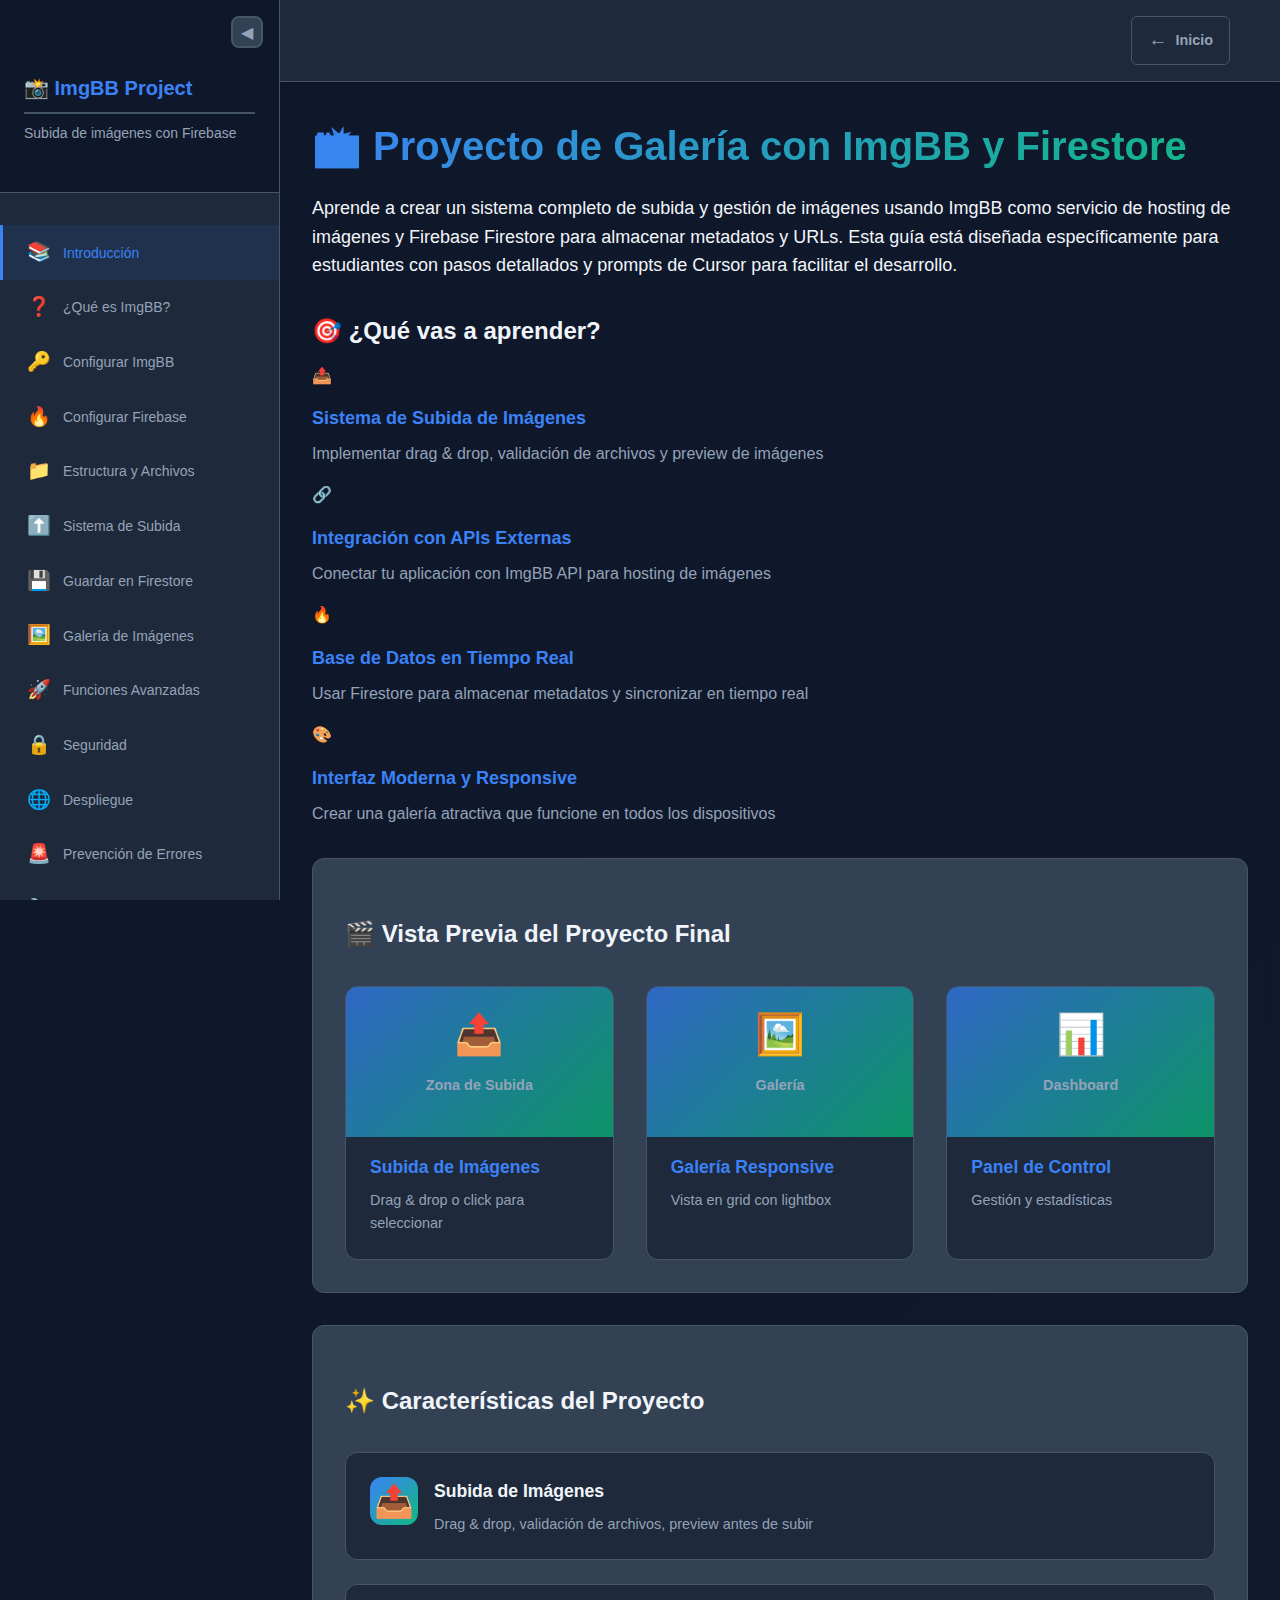
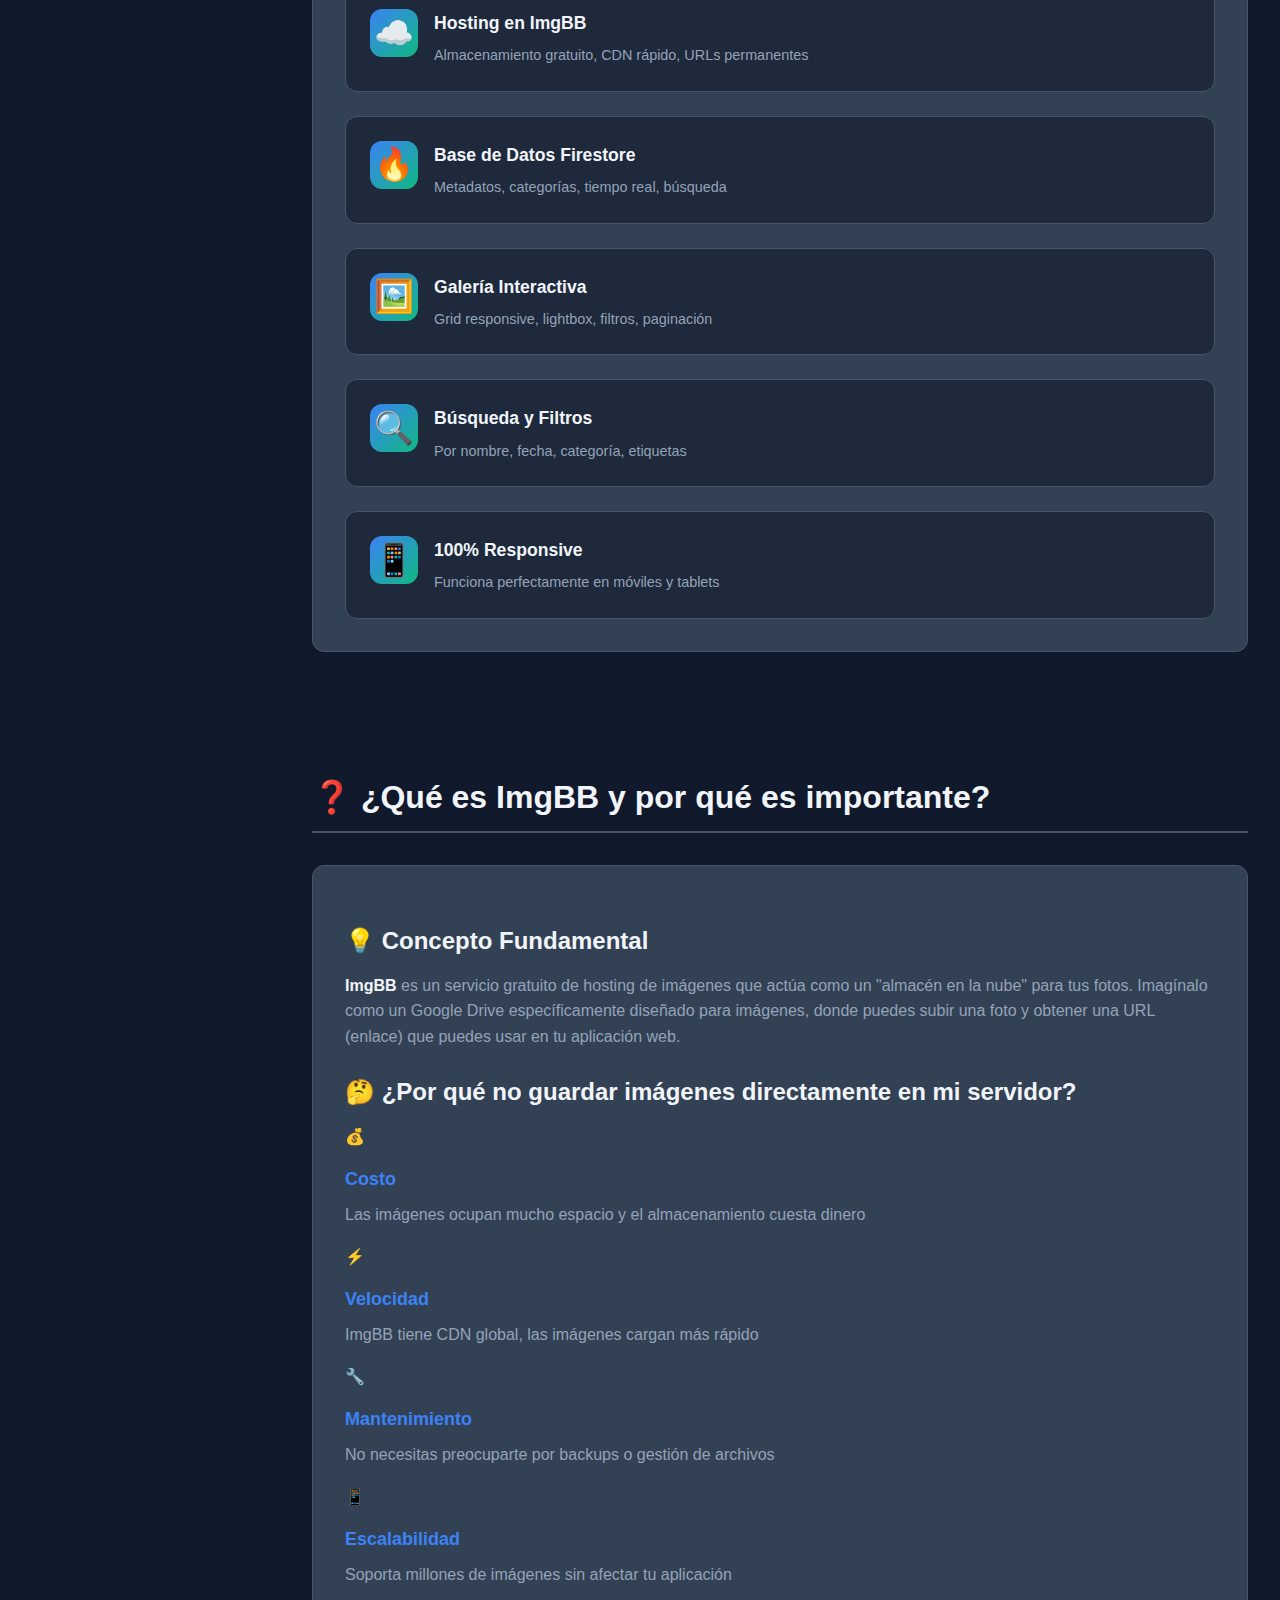
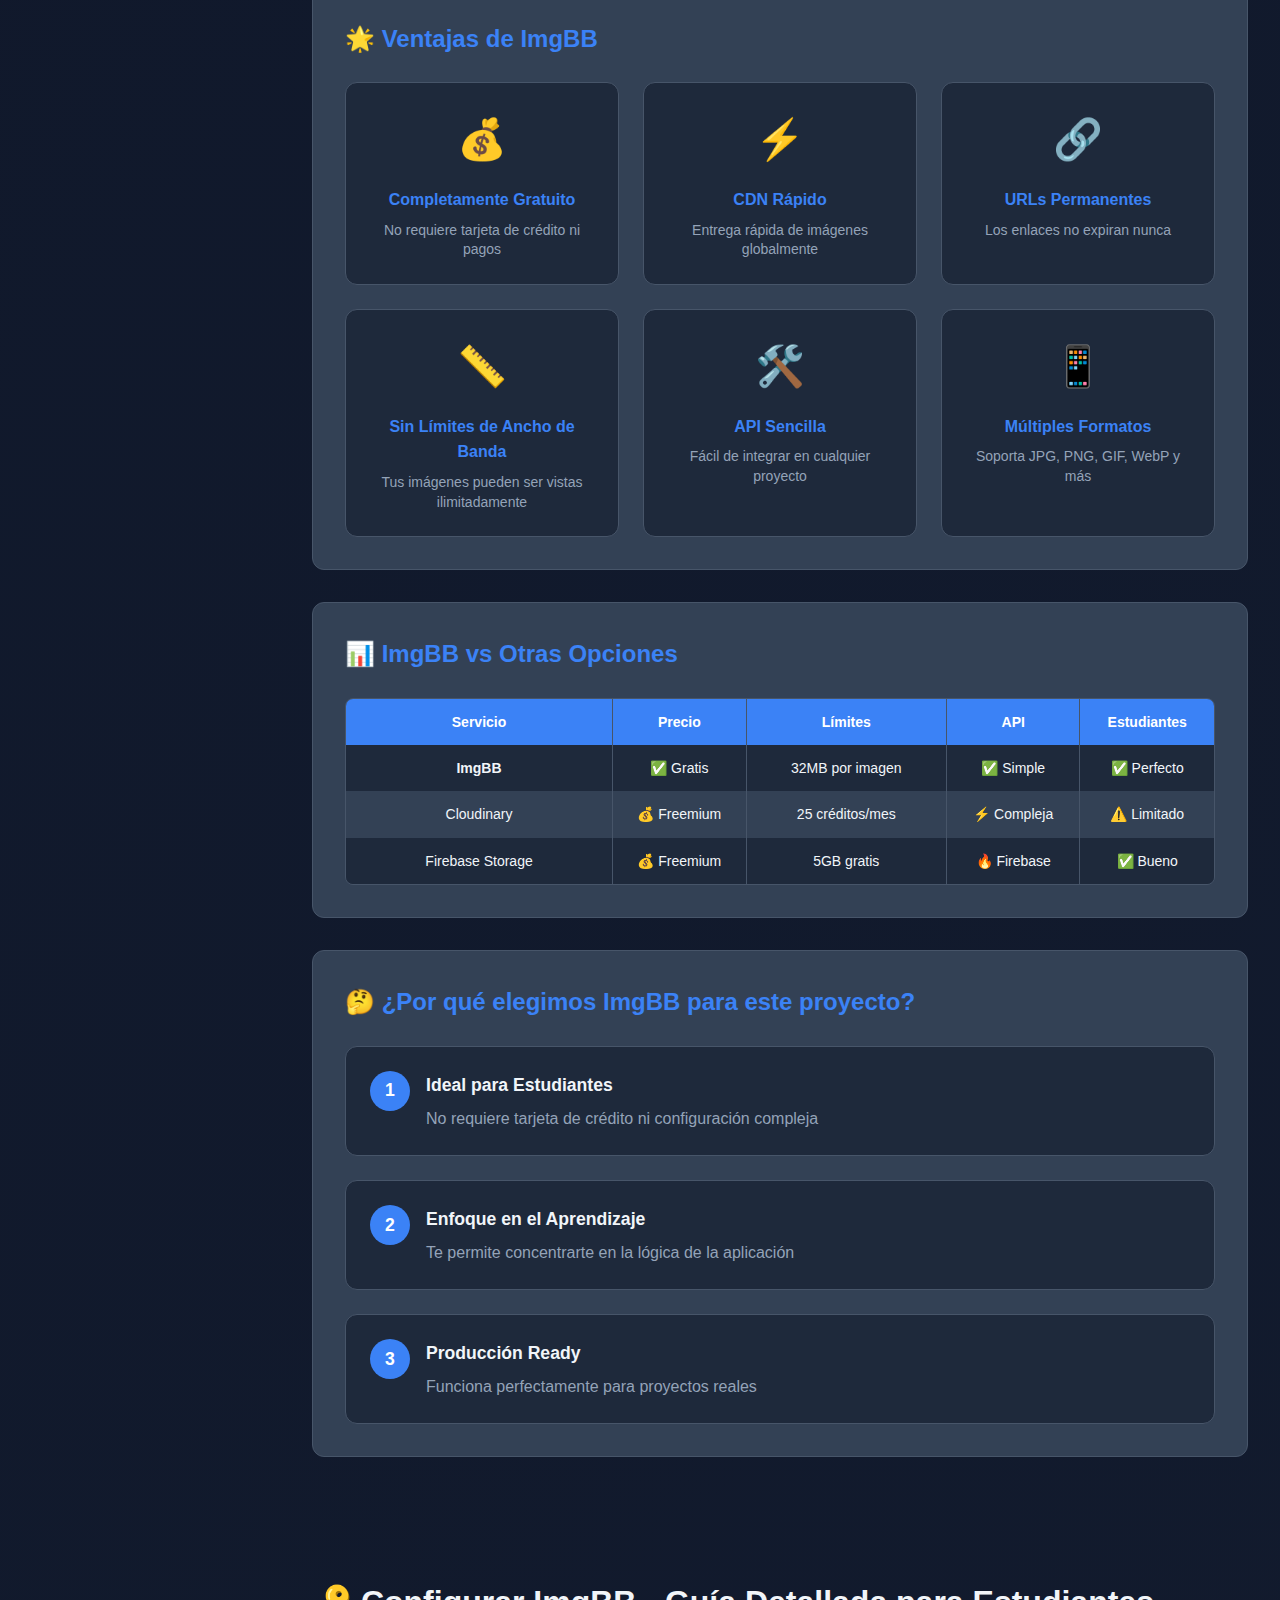
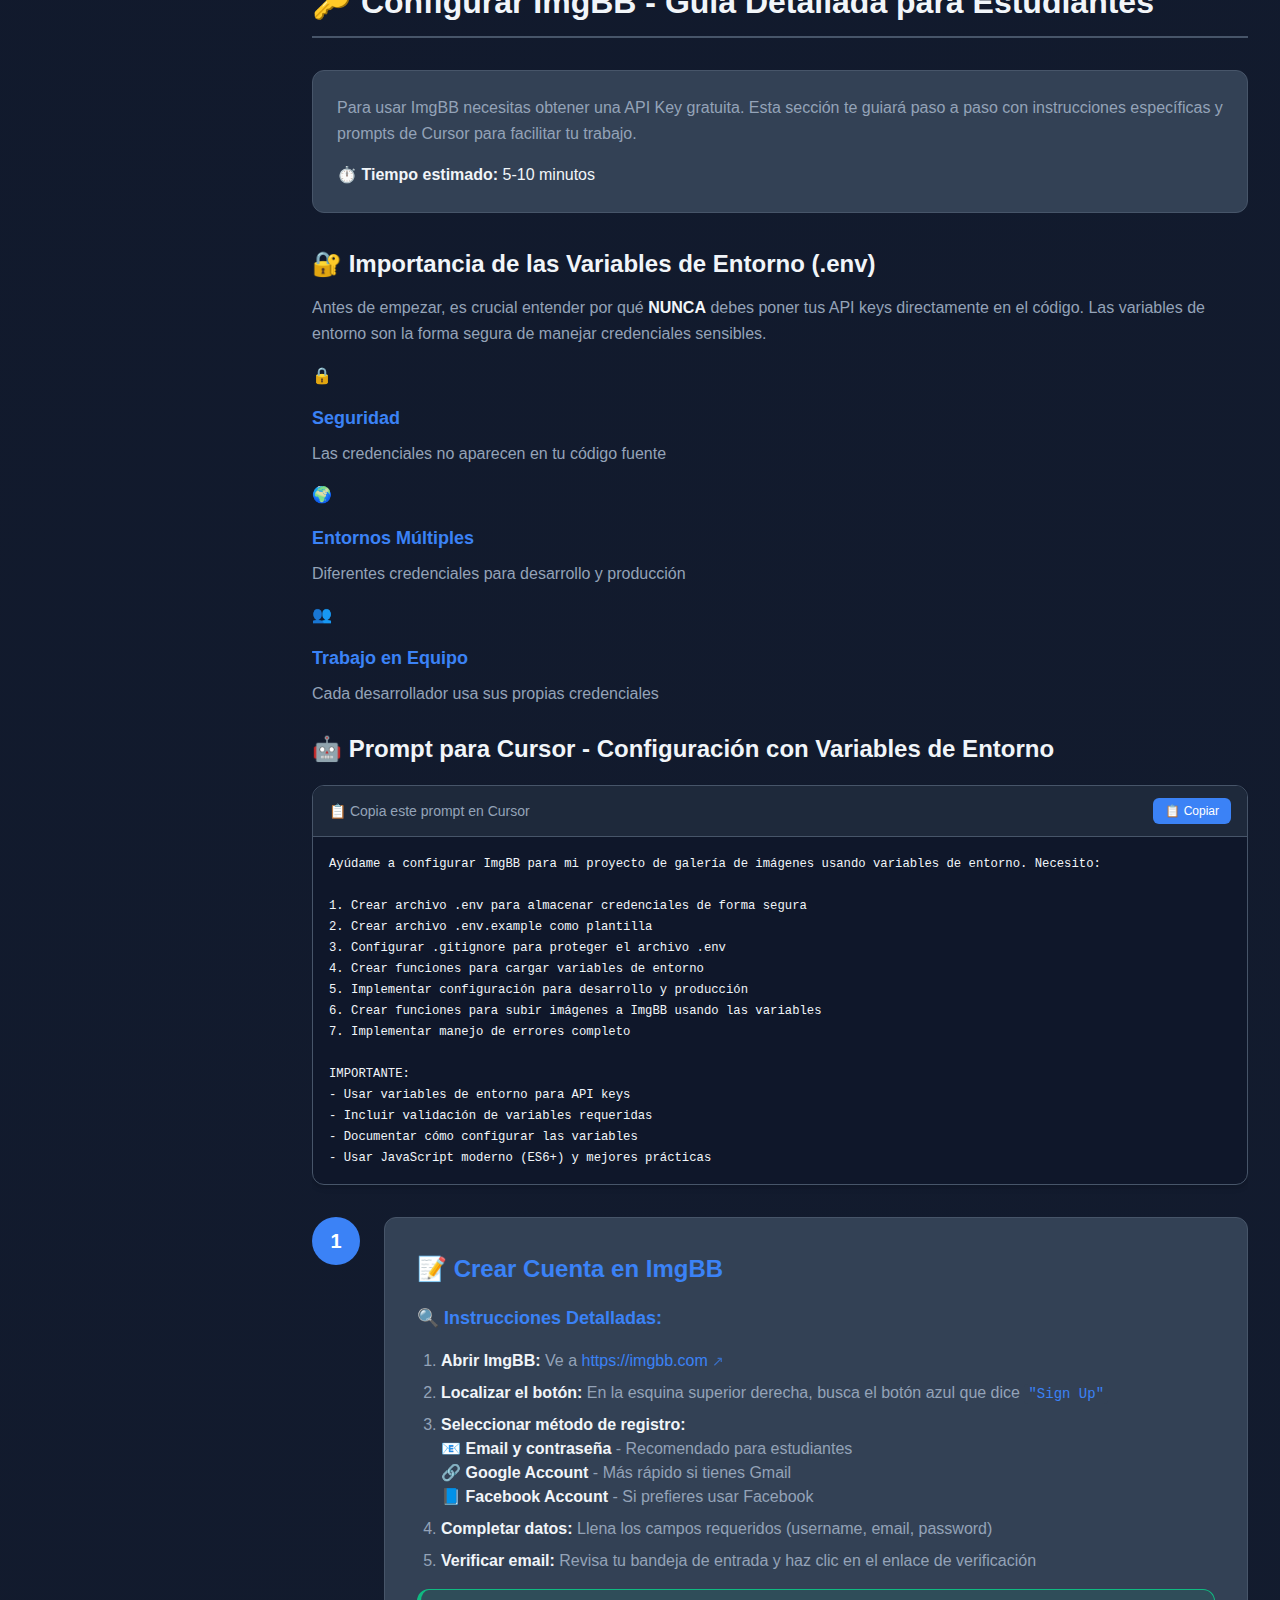
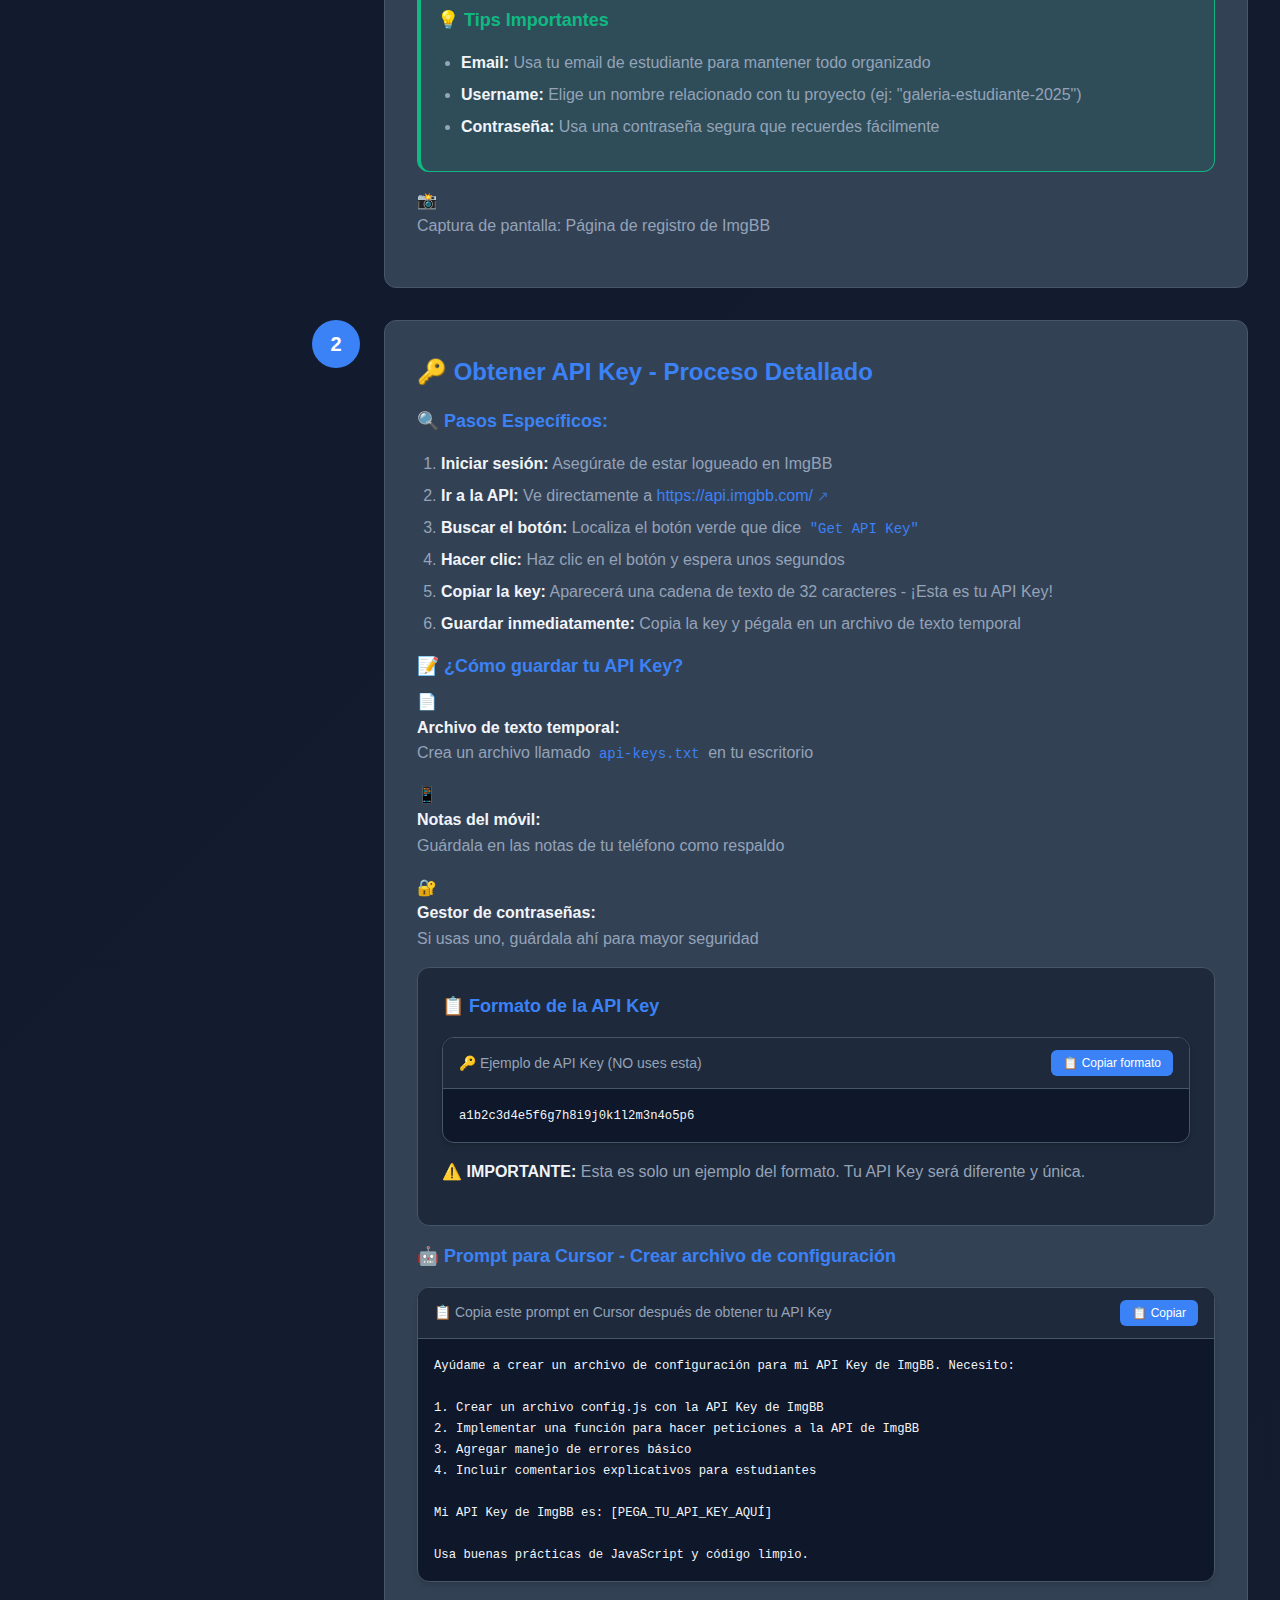
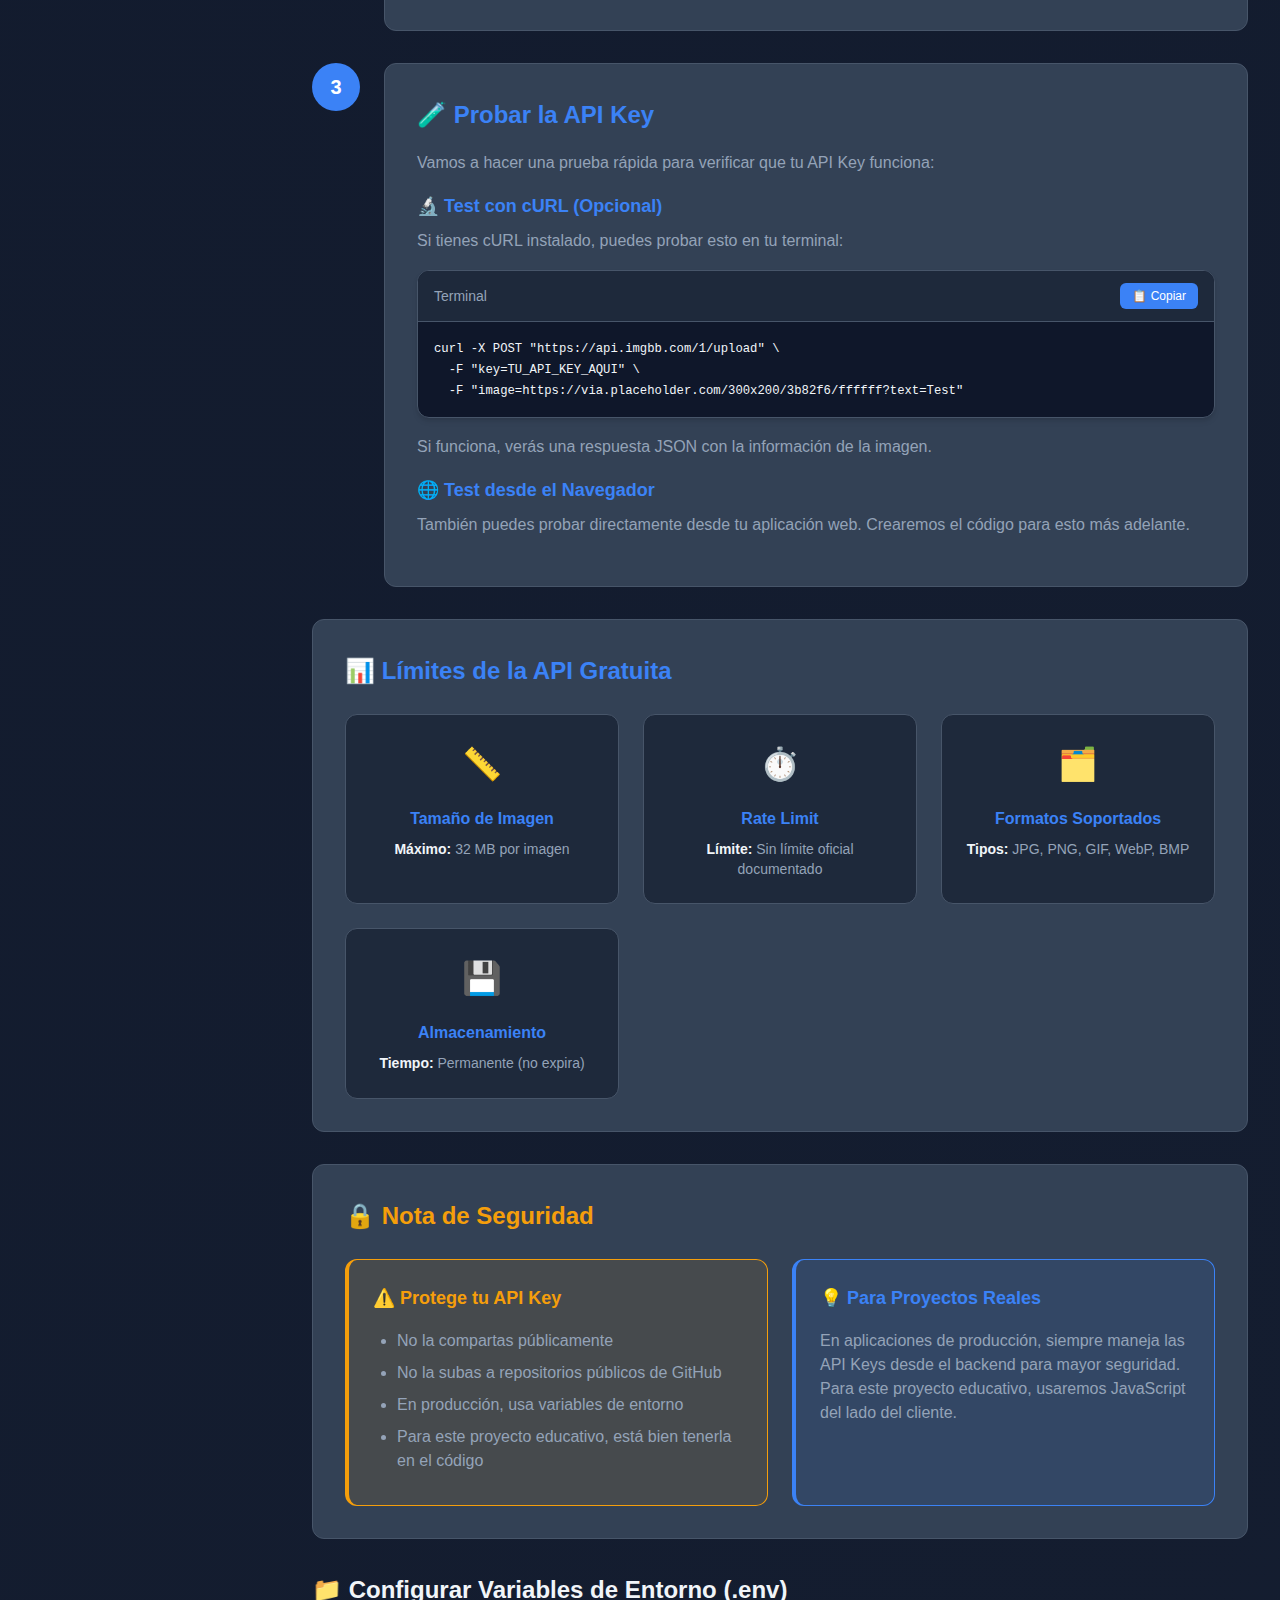
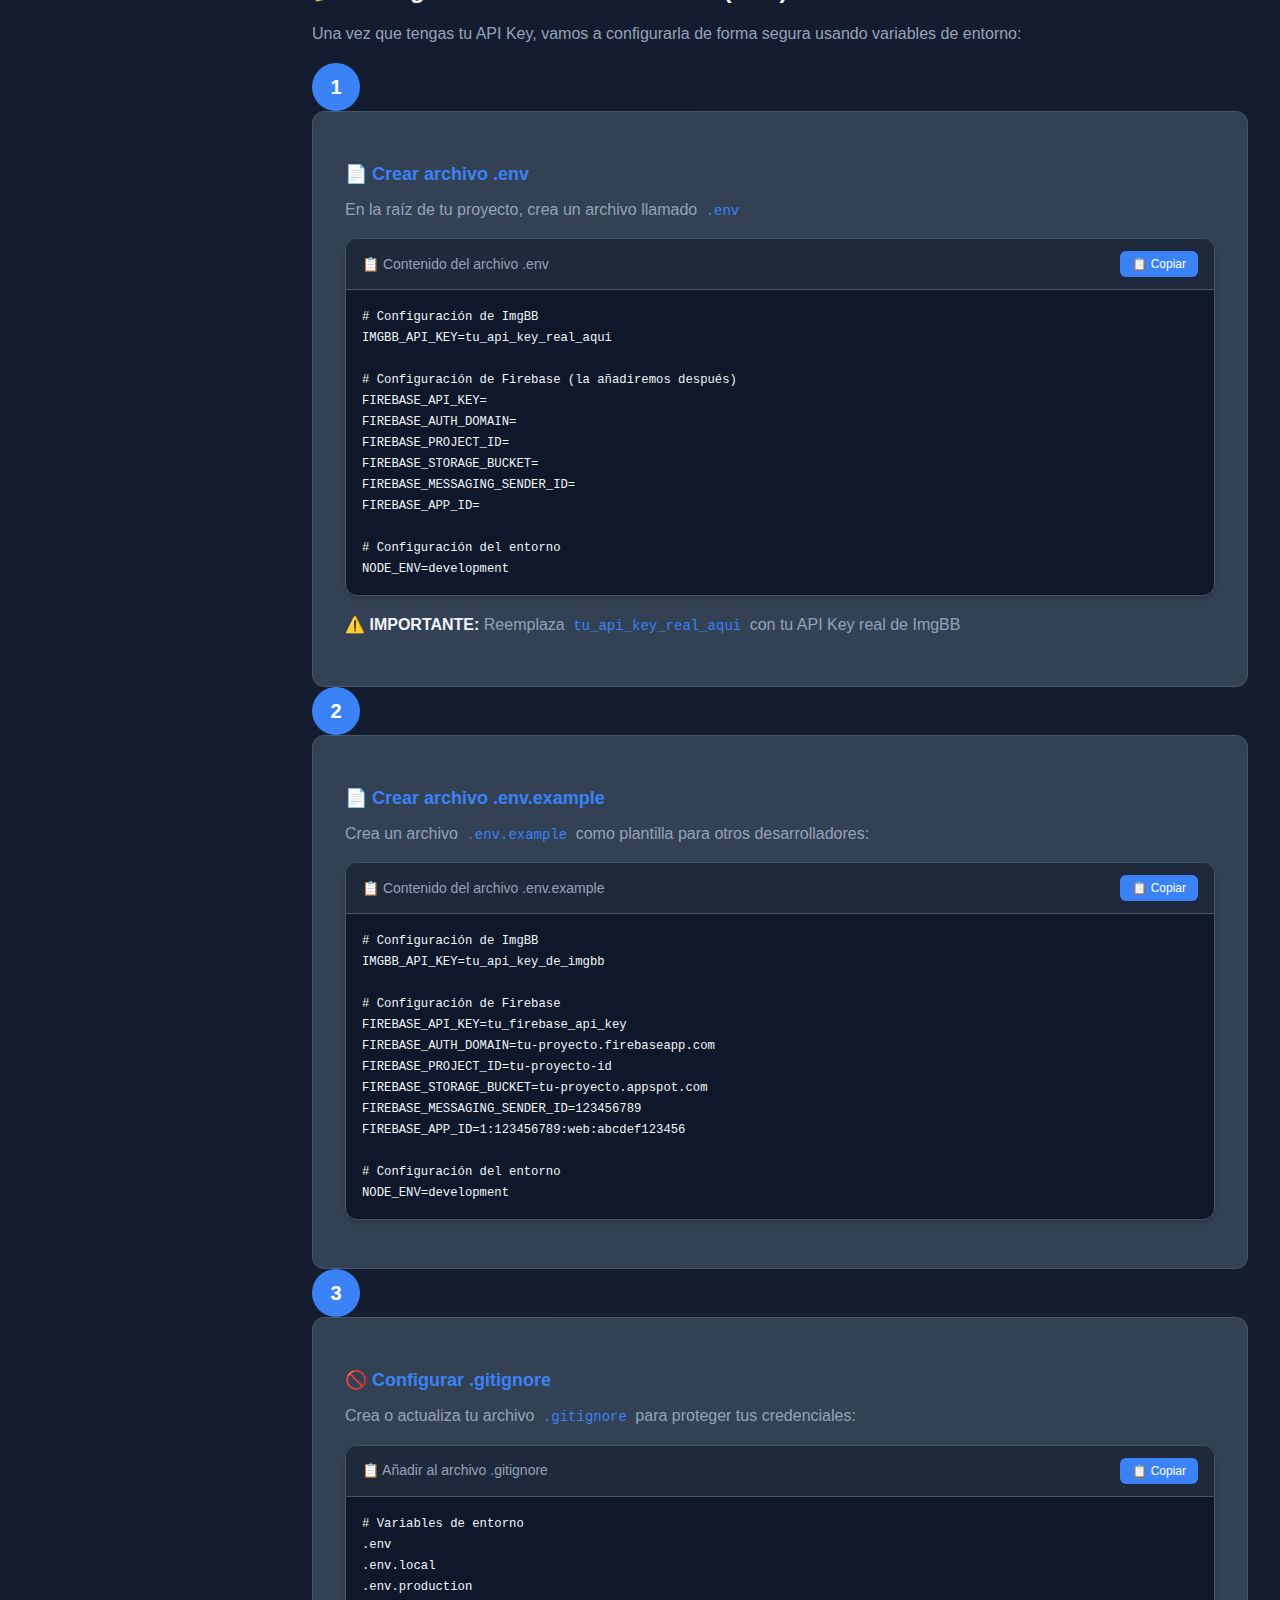
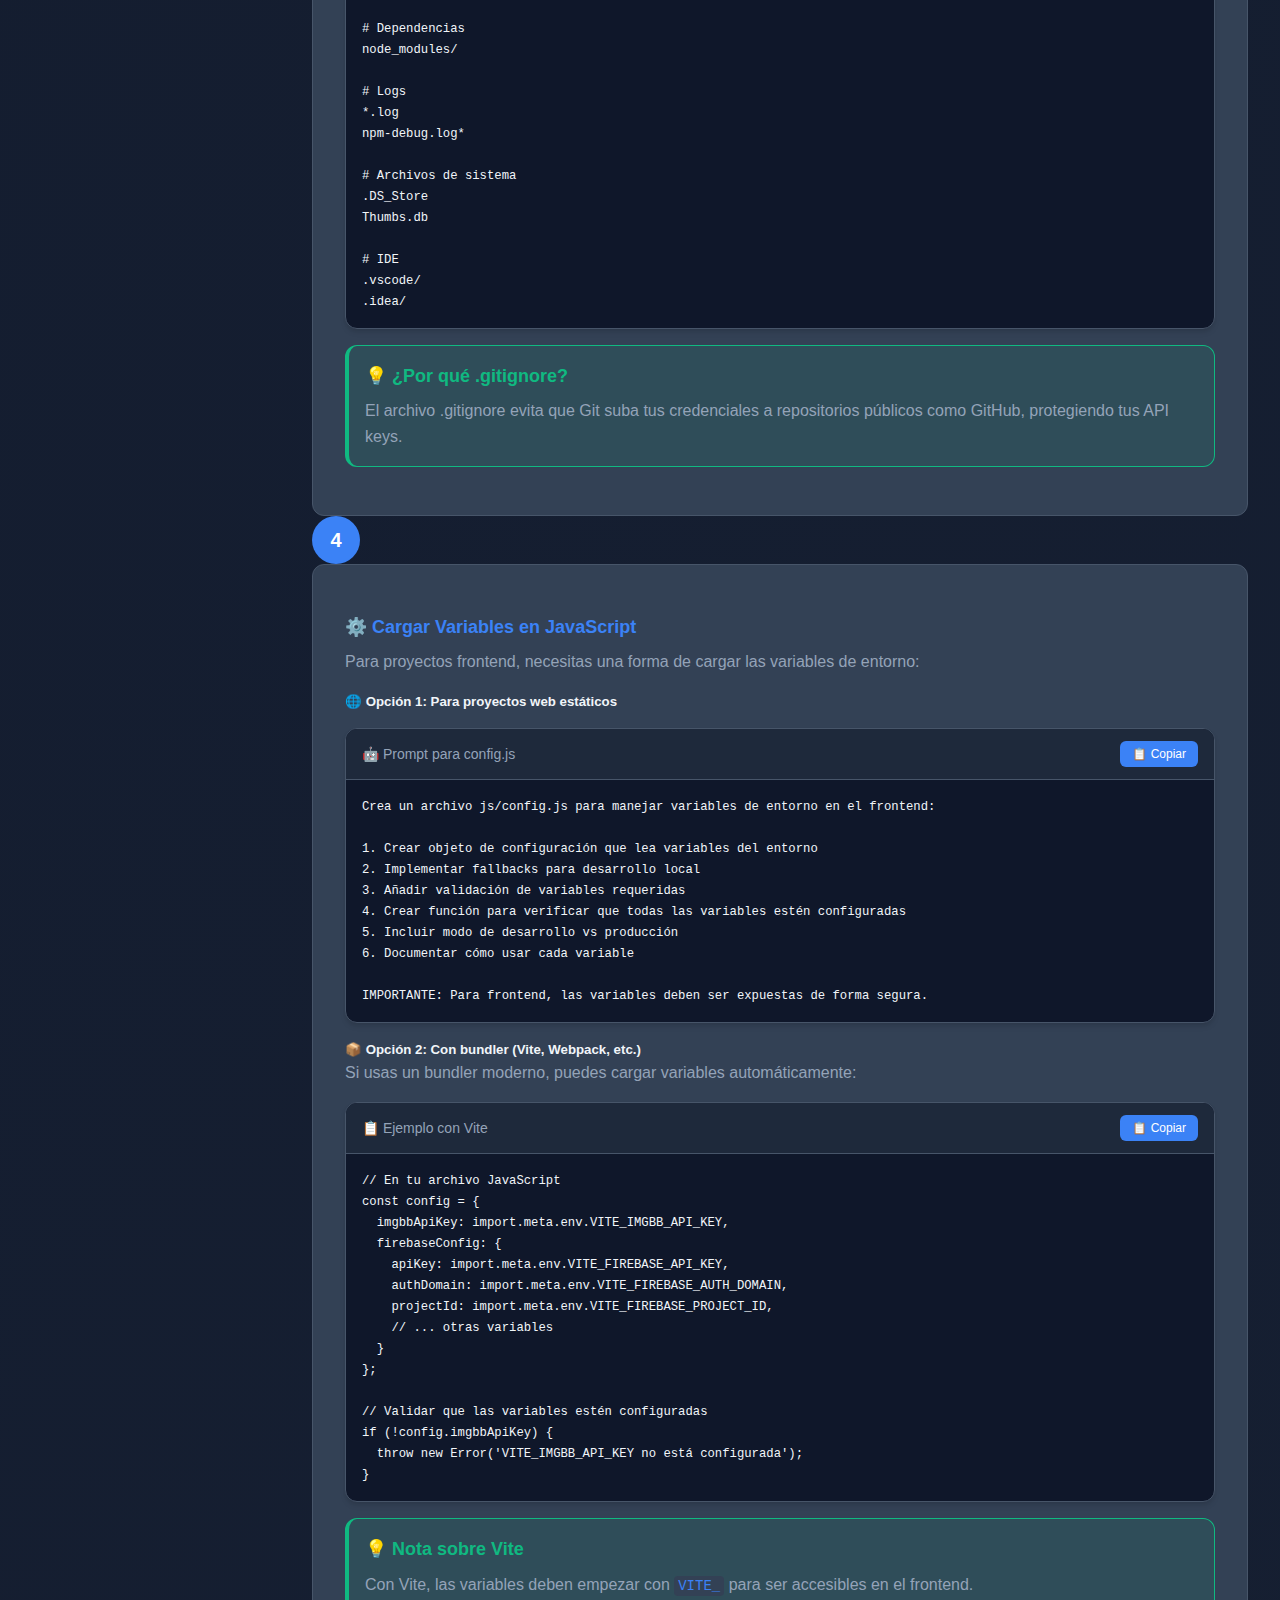
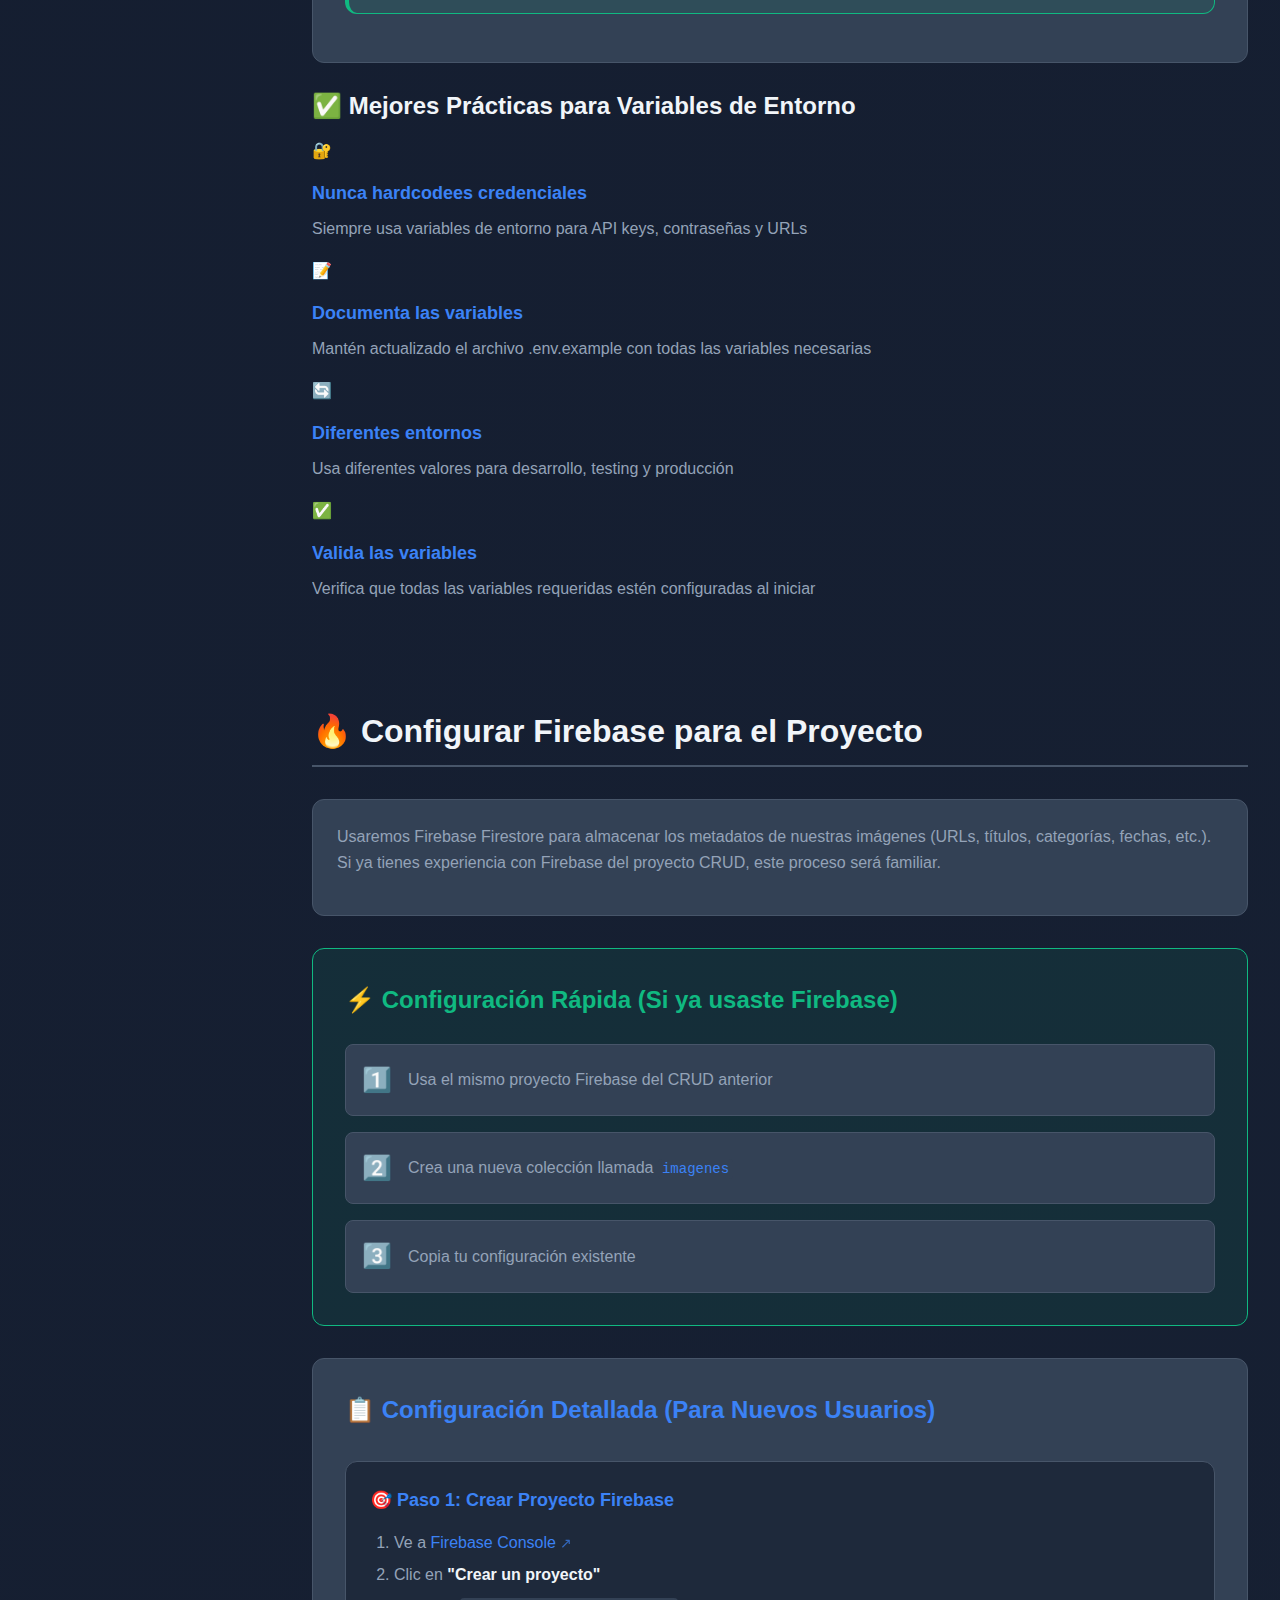
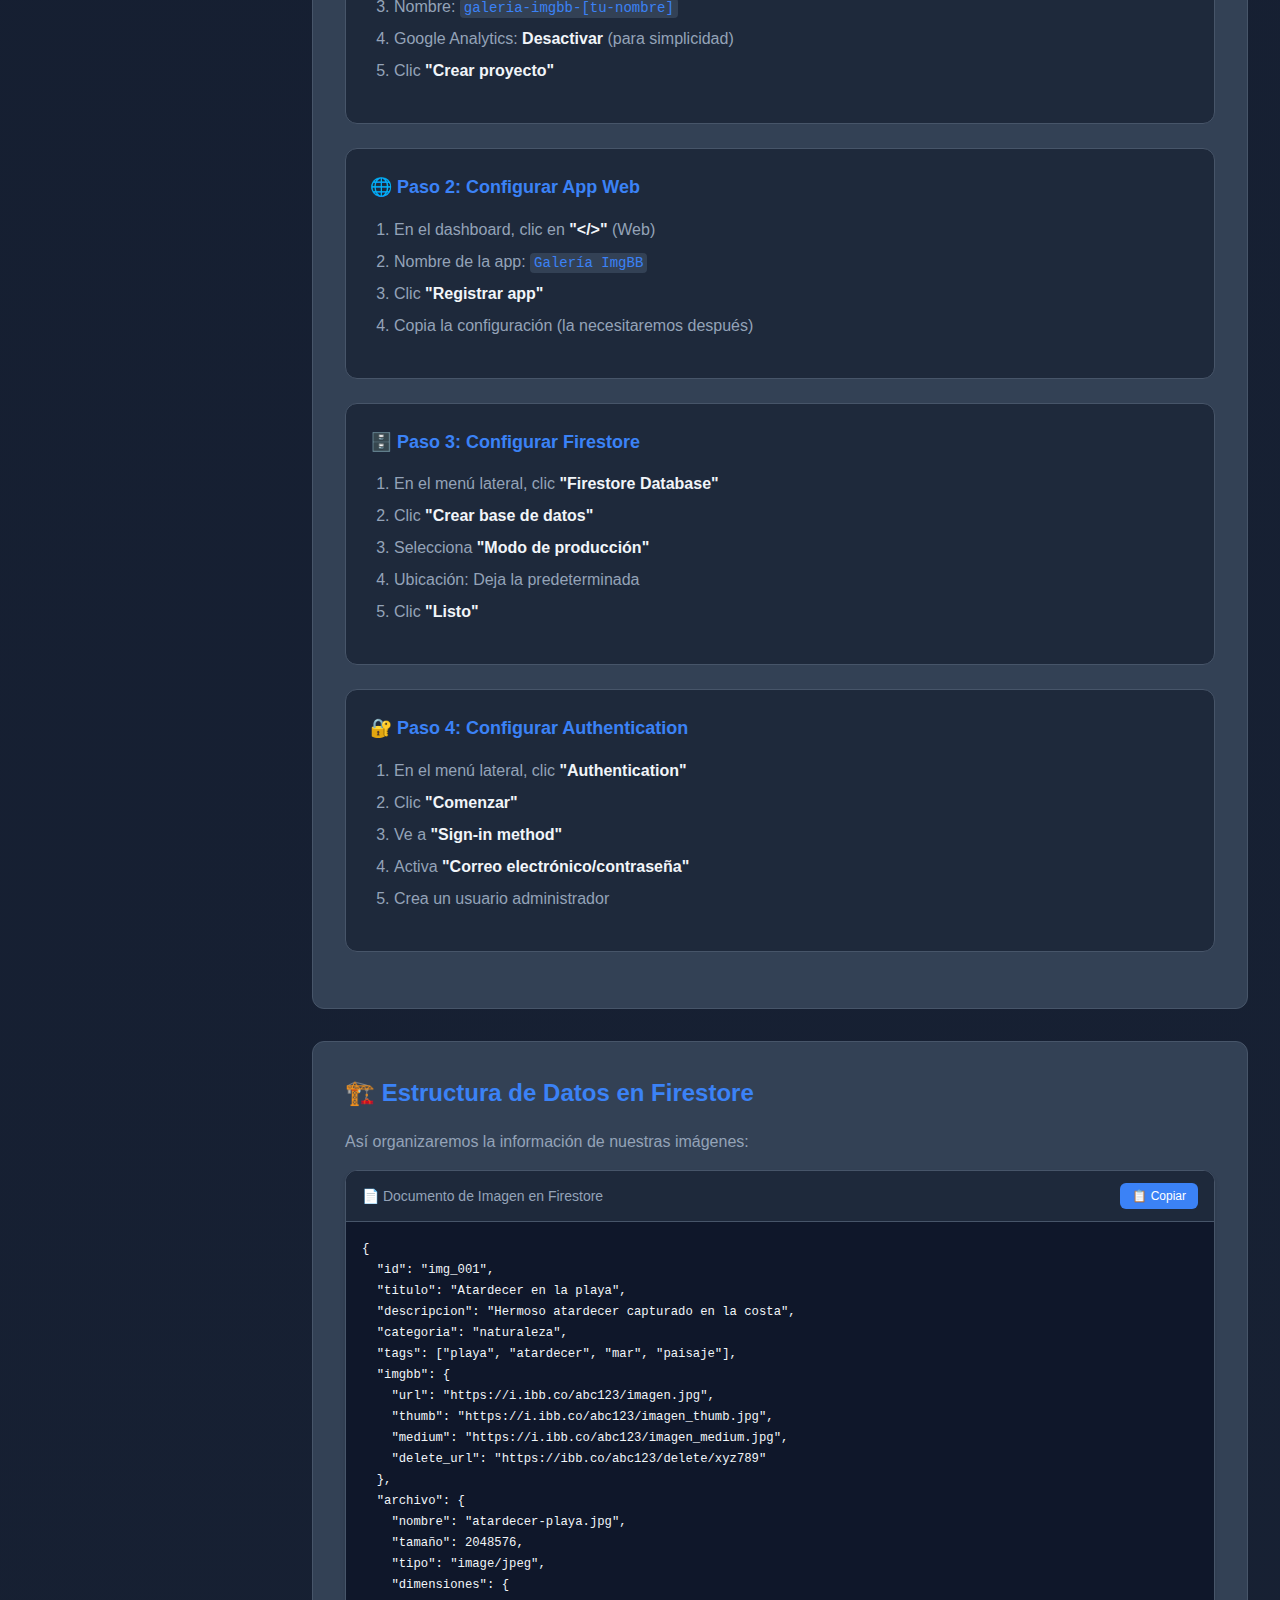
<file: imgbb-guide.html>
<!DOCTYPE html>
<html lang="es">
<head>
    <meta charset="UTF-8">
    <meta name="viewport" content="width=device-width, initial-scale=1.0">
    <title>Proyecto ImgBB con Firestore - Guía Completa</title>
    <!-- CSS Base -->
    <link href="css/variables.css" rel="stylesheet">
    <link href="css/typography.css" rel="stylesheet">
    <link href="css/layout.css" rel="stylesheet">
    
    <!-- CSS Componentes -->
    <link href="components/header.css" rel="stylesheet">
    <link href="components/footer.css" rel="stylesheet">
    
    <!-- CSS Específico -->
    <link href="css/imgbb-guide.css" rel="stylesheet">
</head>
<body class="has-header">
    <div class="layout">
        <!-- Sidebar Navigation -->
        <nav class="sidebar">
            <div class="sidebar-header">
                <h2>📸 ImgBB Project</h2>
                <p>Subida de imágenes con Firebase</p>
            </div>
            <ul class="nav-links">
                <li><a href="#intro" class="nav-link active"><span class="nav-icon">📚</span><span class="nav-text">Introducción</span></a></li>
                <li><a href="#what-is-imgbb" class="nav-link"><span class="nav-icon">❓</span><span class="nav-text">¿Qué es ImgBB?</span></a></li>

                <li><a href="#setup-imgbb" class="nav-link"><span class="nav-icon">🔑</span><span class="nav-text">Configurar ImgBB</span></a></li>
                <li><a href="#setup-firebase" class="nav-link"><span class="nav-icon">🔥</span><span class="nav-text">Configurar Firebase</span></a></li>
                <li><a href="#project-structure" class="nav-link"><span class="nav-icon">📁</span><span class="nav-text">Estructura y Archivos</span></a></li>
                <li><a href="#upload-system" class="nav-link"><span class="nav-icon">⬆️</span><span class="nav-text">Sistema de Subida</span></a></li>
                <li><a href="#firestore-save" class="nav-link"><span class="nav-icon">💾</span><span class="nav-text">Guardar en Firestore</span></a></li>
                <li><a href="#image-gallery" class="nav-link"><span class="nav-icon">🖼️</span><span class="nav-text">Galería de Imágenes</span></a></li>
                <li><a href="#advanced-features" class="nav-link"><span class="nav-icon">🚀</span><span class="nav-text">Funciones Avanzadas</span></a></li>
                <li><a href="#security" class="nav-link"><span class="nav-icon">🔒</span><span class="nav-text">Seguridad</span></a></li>
                <li><a href="#deployment" class="nav-link"><span class="nav-icon">🌐</span><span class="nav-text">Despliegue</span></a></li>
                <li><a href="#error-prevention" class="nav-link"><span class="nav-icon">🚨</span><span class="nav-text">Prevención de Errores</span></a></li>
                <li><a href="#troubleshooting" class="nav-link"><span class="nav-icon">🔧</span><span class="nav-text">Solución Problemas</span></a></li>
            </ul>
        </nav>

        <!-- Main Content -->
        <main class="main-content">
            <div class="content">
                <!-- Header Component -->
                <div id="header-container"></div>
                
                <div class="content-wrapper">
                    <!-- Introducción -->
                    <section id="intro" class="section">
                        <h1>📸 Proyecto de Galería con ImgBB y Firestore</h1>
                        <p class="lead">
                            Aprende a crear un sistema completo de subida y gestión de imágenes usando 
                            ImgBB como servicio de hosting de imágenes y Firebase Firestore para almacenar 
                            metadatos y URLs. Esta guía está diseñada específicamente para estudiantes con 
                            pasos detallados y prompts de Cursor para facilitar el desarrollo.
                        </p>

                        <div class="learning-objectives">
                            <h3>🎯 ¿Qué vas a aprender?</h3>
                            <div class="objectives-grid">
                                <div class="objective-item">
                                    <span class="objective-icon">📤</span>
                                    <div class="objective-content">
                                        <h4>Sistema de Subida de Imágenes</h4>
                                        <p>Implementar drag & drop, validación de archivos y preview de imágenes</p>
                                    </div>
                                </div>
                                <div class="objective-item">
                                    <span class="objective-icon">🔗</span>
                                    <div class="objective-content">
                                        <h4>Integración con APIs Externas</h4>
                                        <p>Conectar tu aplicación con ImgBB API para hosting de imágenes</p>
                                    </div>
                                </div>
                                <div class="objective-item">
                                    <span class="objective-icon">🔥</span>
                                    <div class="objective-content">
                                        <h4>Base de Datos en Tiempo Real</h4>
                                        <p>Usar Firestore para almacenar metadatos y sincronizar en tiempo real</p>
                                    </div>
                                </div>
                                <div class="objective-item">
                                    <span class="objective-icon">🎨</span>
                                    <div class="objective-content">
                                        <h4>Interfaz Moderna y Responsive</h4>
                                        <p>Crear una galería atractiva que funcione en todos los dispositivos</p>
                                    </div>
                                </div>
                            </div>
                        </div>
                        
                        <div class="project-demo">
                            <h3>🎬 Vista Previa del Proyecto Final</h3>
                            <div class="demo-grid">
                                <div class="demo-item">
                                    <div class="demo-screenshot">
                                        <div class="demo-placeholder">
                                            <span class="demo-icon">📤</span>
                                            <p>Zona de Subida</p>
                                        </div>
                                    </div>
                                    <h4>Subida de Imágenes</h4>
                                    <p>Drag & drop o click para seleccionar</p>
                                </div>
                                <div class="demo-item">
                                    <div class="demo-screenshot">
                                        <div class="demo-placeholder">
                                            <span class="demo-icon">🖼️</span>
                                            <p>Galería</p>
                                        </div>
                                    </div>
                                    <h4>Galería Responsive</h4>
                                    <p>Vista en grid con lightbox</p>
                                </div>
                                <div class="demo-item">
                                    <div class="demo-screenshot">
                                        <div class="demo-placeholder">
                                            <span class="demo-icon">📊</span>
                                            <p>Dashboard</p>
                                        </div>
                                    </div>
                                    <h4>Panel de Control</h4>
                                    <p>Gestión y estadísticas</p>
                                </div>
                            </div>
                        </div>

                        <div class="features-overview">
                            <h3>✨ Características del Proyecto</h3>
                            <div class="features-list">
                                <div class="feature-item">
                                    <span class="feature-icon">📤</span>
                                    <div class="feature-content">
                                        <h4>Subida de Imágenes</h4>
                                        <p>Drag & drop, validación de archivos, preview antes de subir</p>
                                    </div>
                                </div>
                                <div class="feature-item">
                                    <span class="feature-icon">☁️</span>
                                    <div class="feature-content">
                                        <h4>Hosting en ImgBB</h4>
                                        <p>Almacenamiento gratuito, CDN rápido, URLs permanentes</p>
                                    </div>
                                </div>
                                <div class="feature-item">
                                    <span class="feature-icon">🔥</span>
                                    <div class="feature-content">
                                        <h4>Base de Datos Firestore</h4>
                                        <p>Metadatos, categorías, tiempo real, búsqueda</p>
                                    </div>
                                </div>
                                <div class="feature-item">
                                    <span class="feature-icon">🖼️</span>
                                    <div class="feature-content">
                                        <h4>Galería Interactiva</h4>
                                        <p>Grid responsive, lightbox, filtros, paginación</p>
                                    </div>
                                </div>
                                <div class="feature-item">
                                    <span class="feature-icon">🔍</span>
                                    <div class="feature-content">
                                        <h4>Búsqueda y Filtros</h4>
                                        <p>Por nombre, fecha, categoría, etiquetas</p>
                                    </div>
                                </div>
                                <div class="feature-item">
                                    <span class="feature-icon">📱</span>
                                    <div class="feature-content">
                                        <h4>100% Responsive</h4>
                                        <p>Funciona perfectamente en móviles y tablets</p>
                                    </div>
                                </div>
                            </div>
                        </div>
                    </section>

                    <!-- ¿Qué es ImgBB? -->
                    <section id="what-is-imgbb" class="section">
                        <h2>❓ ¿Qué es ImgBB y por qué es importante?</h2>
                        
                        <div class="service-explanation">
                            <div class="service-info">
                                <div class="concept-box">
                                    <h3>💡 Concepto Fundamental</h3>
                                    <p>
                                        <strong>ImgBB</strong> es un servicio gratuito de hosting de imágenes que actúa como un 
                                        "almacén en la nube" para tus fotos. Imagínalo como un Google Drive específicamente 
                                        diseñado para imágenes, donde puedes subir una foto y obtener una URL (enlace) 
                                        que puedes usar en tu aplicación web.
                                    </p>
                                </div>

                                <div class="why-important">
                                    <h3>🤔 ¿Por qué no guardar imágenes directamente en mi servidor?</h3>
                                    <div class="importance-grid">
                                        <div class="importance-item">
                                            <span class="importance-icon">💰</span>
                                            <h4>Costo</h4>
                                            <p>Las imágenes ocupan mucho espacio y el almacenamiento cuesta dinero</p>
                                        </div>
                                        <div class="importance-item">
                                            <span class="importance-icon">⚡</span>
                                            <h4>Velocidad</h4>
                                            <p>ImgBB tiene CDN global, las imágenes cargan más rápido</p>
                                        </div>
                                        <div class="importance-item">
                                            <span class="importance-icon">🔧</span>
                                            <h4>Mantenimiento</h4>
                                            <p>No necesitas preocuparte por backups o gestión de archivos</p>
                                        </div>
                                        <div class="importance-item">
                                            <span class="importance-icon">📱</span>
                                            <h4>Escalabilidad</h4>
                                            <p>Soporta millones de imágenes sin afectar tu aplicación</p>
                                        </div>
                                    </div>
                                </div>
                                
                                <div class="service-benefits">
                                    <h3>🌟 Ventajas de ImgBB</h3>
                                    <div class="benefits-grid">
                                        <div class="benefit-item">
                                            <span class="benefit-icon">💰</span>
                                            <h4>Completamente Gratuito</h4>
                                            <p>No requiere tarjeta de crédito ni pagos</p>
                                        </div>
                                        <div class="benefit-item">
                                            <span class="benefit-icon">⚡</span>
                                            <h4>CDN Rápido</h4>
                                            <p>Entrega rápida de imágenes globalmente</p>
                                        </div>
                                        <div class="benefit-item">
                                            <span class="benefit-icon">🔗</span>
                                            <h4>URLs Permanentes</h4>
                                            <p>Los enlaces no expiran nunca</p>
                                        </div>
                                        <div class="benefit-item">
                                            <span class="benefit-icon">📏</span>
                                            <h4>Sin Límites de Ancho de Banda</h4>
                                            <p>Tus imágenes pueden ser vistas ilimitadamente</p>
                                        </div>
                                        <div class="benefit-item">
                                            <span class="benefit-icon">🛠️</span>
                                            <h4>API Sencilla</h4>
                                            <p>Fácil de integrar en cualquier proyecto</p>
                                        </div>
                                        <div class="benefit-item">
                                            <span class="benefit-icon">📱</span>
                                            <h4>Múltiples Formatos</h4>
                                            <p>Soporta JPG, PNG, GIF, WebP y más</p>
                                        </div>
                                    </div>
                                </div>
                            </div>
                            
                            <div class="comparison-box">
                                <h3>📊 ImgBB vs Otras Opciones</h3>
                                <div class="comparison-table">
                                    <div class="comparison-header">
                                        <div class="comparison-cell">Servicio</div>
                                        <div class="comparison-cell">Precio</div>
                                        <div class="comparison-cell">Límites</div>
                                        <div class="comparison-cell">API</div>
                                        <div class="comparison-cell">Estudiantes</div>
                                    </div>
                                    <div class="comparison-row">
                                        <div class="comparison-cell"><strong>ImgBB</strong></div>
                                        <div class="comparison-cell">✅ Gratis</div>
                                        <div class="comparison-cell">32MB por imagen</div>
                                        <div class="comparison-cell">✅ Simple</div>
                                        <div class="comparison-cell">✅ Perfecto</div>
                                    </div>
                                    <div class="comparison-row">
                                        <div class="comparison-cell">Cloudinary</div>
                                        <div class="comparison-cell">💰 Freemium</div>
                                        <div class="comparison-cell">25 créditos/mes</div>
                                        <div class="comparison-cell">⚡ Compleja</div>
                                        <div class="comparison-cell">⚠️ Limitado</div>
                                    </div>
                                    <div class="comparison-row">
                                        <div class="comparison-cell">Firebase Storage</div>
                                        <div class="comparison-cell">💰 Freemium</div>
                                        <div class="comparison-cell">5GB gratis</div>
                                        <div class="comparison-cell">🔥 Firebase</div>
                                        <div class="comparison-cell">✅ Bueno</div>
                                    </div>
                                </div>
                            </div>
                        </div>

                        <div class="why-imgbb">
                            <h3>🤔 ¿Por qué elegimos ImgBB para este proyecto?</h3>
                            <div class="reasons-list">
                                <div class="reason-item">
                                    <span class="reason-number">1</span>
                                    <div class="reason-content">
                                        <h4>Ideal para Estudiantes</h4>
                                        <p>No requiere tarjeta de crédito ni configuración compleja</p>
                                    </div>
                                </div>
                                <div class="reason-item">
                                    <span class="reason-number">2</span>
                                    <div class="reason-content">
                                        <h4>Enfoque en el Aprendizaje</h4>
                                        <p>Te permite concentrarte en la lógica de la aplicación</p>
                                    </div>
                                </div>
                                <div class="reason-item">
                                    <span class="reason-number">3</span>
                                    <div class="reason-content">
                                        <h4>Producción Ready</h4>
                                        <p>Funciona perfectamente para proyectos reales</p>
                                    </div>
                                </div>
                            </div>
                        </div>
                    </section>

                    <!-- Configurar ImgBB -->
                    <section id="setup-imgbb" class="section">
                        <h2>🔑 Configurar ImgBB - Guía Detallada para Estudiantes</h2>
                        
                        <div class="setup-intro">
                            <p>
                                Para usar ImgBB necesitas obtener una API Key gratuita. Esta sección te guiará paso a paso 
                                con instrucciones específicas y prompts de Cursor para facilitar tu trabajo.
                            </p>
                            <div class="time-estimate">
                                <span class="time-icon">⏱️</span>
                                <strong>Tiempo estimado:</strong> 5-10 minutos
                            </div>
                        </div>

                        <div class="env-importance">
                            <h3>🔐 Importancia de las Variables de Entorno (.env)</h3>
                            <div class="env-explanation">
                                <p>
                                    Antes de empezar, es crucial entender por qué <strong>NUNCA</strong> debes poner 
                                    tus API keys directamente en el código. Las variables de entorno son la forma 
                                    segura de manejar credenciales sensibles.
                                </p>
                                
                                <div class="env-benefits">
                                    <div class="env-benefit">
                                        <span class="env-icon">🔒</span>
                                        <div>
                                            <h4>Seguridad</h4>
                                            <p>Las credenciales no aparecen en tu código fuente</p>
                                        </div>
                                    </div>
                                    <div class="env-benefit">
                                        <span class="env-icon">🌍</span>
                                        <div>
                                            <h4>Entornos Múltiples</h4>
                                            <p>Diferentes credenciales para desarrollo y producción</p>
                                        </div>
                                    </div>
                                    <div class="env-benefit">
                                        <span class="env-icon">👥</span>
                                        <div>
                                            <h4>Trabajo en Equipo</h4>
                                            <p>Cada desarrollador usa sus propias credenciales</p>
                                        </div>
                                    </div>
                                </div>
                            </div>
                        </div>

                        <div class="cursor-prompt-box">
                            <h3>🤖 Prompt para Cursor - Configuración con Variables de Entorno</h3>
                            <div class="code-block">
                                <div class="code-header">
                                    <span>📋 Copia este prompt en Cursor</span>
                                    <button class="copy-btn" onclick="copyCode(this)">📋 Copiar</button>
                                </div>
                                <pre><code>Ayúdame a configurar ImgBB para mi proyecto de galería de imágenes usando variables de entorno. Necesito:

1. Crear archivo .env para almacenar credenciales de forma segura
2. Crear archivo .env.example como plantilla
3. Configurar .gitignore para proteger el archivo .env
4. Crear funciones para cargar variables de entorno
5. Implementar configuración para desarrollo y producción
6. Crear funciones para subir imágenes a ImgBB usando las variables
7. Implementar manejo de errores completo

IMPORTANTE: 
- Usar variables de entorno para API keys
- Incluir validación de variables requeridas
- Documentar cómo configurar las variables
- Usar JavaScript moderno (ES6+) y mejores prácticas</code></pre>
                            </div>
                        </div>

                        <div class="setup-steps">
                            <div class="setup-step">
                                <div class="step-number">1</div>
                                <div class="step-content">
                                    <h3>📝 Crear Cuenta en ImgBB</h3>
                                    <div class="detailed-instructions">
                                        <h4>🔍 Instrucciones Detalladas:</h4>
                                        <ol>
                                            <li><strong>Abrir ImgBB:</strong> Ve a <a href="https://imgbb.com" target="_blank" class="external-link">https://imgbb.com</a></li>
                                            <li><strong>Localizar el botón:</strong> En la esquina superior derecha, busca el botón azul que dice <code>"Sign Up"</code></li>
                                            <li><strong>Seleccionar método de registro:</strong>
                                                <div class="registration-options">
                                                    <div class="option-item">
                                                        <span class="option-icon">📧</span>
                                                        <strong>Email y contraseña</strong> - Recomendado para estudiantes
                                                    </div>
                                                    <div class="option-item">
                                                        <span class="option-icon">🔗</span>
                                                        <strong>Google Account</strong> - Más rápido si tienes Gmail
                                                    </div>
                                                    <div class="option-item">
                                                        <span class="option-icon">📘</span>
                                                        <strong>Facebook Account</strong> - Si prefieres usar Facebook
                                                    </div>
                                                </div>
                                            </li>
                                            <li><strong>Completar datos:</strong> Llena los campos requeridos (username, email, password)</li>
                                            <li><strong>Verificar email:</strong> Revisa tu bandeja de entrada y haz clic en el enlace de verificación</li>
                                        </ol>
                                    </div>
                                    
                                    <div class="tip-box">
                                        <h4>💡 Tips Importantes</h4>
                                        <ul>
                                            <li><strong>Email:</strong> Usa tu email de estudiante para mantener todo organizado</li>
                                            <li><strong>Username:</strong> Elige un nombre relacionado con tu proyecto (ej: "galeria-estudiante-2025")</li>
                                            <li><strong>Contraseña:</strong> Usa una contraseña segura que recuerdes fácilmente</li>
                                        </ul>
                                    </div>

                                    <div class="screenshot-placeholder">
                                        <div class="placeholder-content">
                                            <span class="placeholder-icon">📸</span>
                                            <p>Captura de pantalla: Página de registro de ImgBB</p>
                                        </div>
                                    </div>
                                </div>
                            </div>

                            <div class="setup-step">
                                <div class="step-number">2</div>
                                <div class="step-content">
                                    <h3>🔑 Obtener API Key - Proceso Detallado</h3>
                                    <div class="detailed-instructions">
                                        <h4>🔍 Pasos Específicos:</h4>
                                        <ol>
                                            <li><strong>Iniciar sesión:</strong> Asegúrate de estar logueado en ImgBB</li>
                                            <li><strong>Ir a la API:</strong> Ve directamente a <a href="https://api.imgbb.com/" target="_blank" class="external-link">https://api.imgbb.com/</a></li>
                                            <li><strong>Buscar el botón:</strong> Localiza el botón verde que dice <code>"Get API Key"</code></li>
                                            <li><strong>Hacer clic:</strong> Haz clic en el botón y espera unos segundos</li>
                                            <li><strong>Copiar la key:</strong> Aparecerá una cadena de texto de 32 caracteres - ¡Esta es tu API Key!</li>
                                            <li><strong>Guardar inmediatamente:</strong> Copia la key y pégala en un archivo de texto temporal</li>
                                        </ol>
                                    </div>

                                    <div class="api-key-guide">
                                        <h4>📝 ¿Cómo guardar tu API Key?</h4>
                                        <div class="storage-methods">
                                            <div class="method-item">
                                                <span class="method-icon">📄</span>
                                                <div class="method-content">
                                                    <strong>Archivo de texto temporal:</strong>
                                                    <p>Crea un archivo llamado <code>api-keys.txt</code> en tu escritorio</p>
                                                </div>
                                            </div>
                                            <div class="method-item">
                                                <span class="method-icon">📱</span>
                                                <div class="method-content">
                                                    <strong>Notas del móvil:</strong>
                                                    <p>Guárdala en las notas de tu teléfono como respaldo</p>
                                                </div>
                                            </div>
                                            <div class="method-item">
                                                <span class="method-icon">🔐</span>
                                                <div class="method-content">
                                                    <strong>Gestor de contraseñas:</strong>
                                                    <p>Si usas uno, guárdala ahí para mayor seguridad</p>
                                                </div>
                                            </div>
                                        </div>
                                    </div>

                                    <div class="api-key-example">
                                        <h4>📋 Formato de la API Key</h4>
                                        <div class="code-block">
                                            <div class="code-header">
                                                <span>🔑 Ejemplo de API Key (NO uses esta)</span>
                                                <button class="copy-btn" onclick="copyCode(this)">📋 Copiar formato</button>
                                            </div>
                                            <pre><code>a1b2c3d4e5f6g7h8i9j0k1l2m3n4o5p6</code></pre>
                                        </div>
                                        <div class="warning-box">
                                            <p><strong>⚠️ IMPORTANTE:</strong> Esta es solo un ejemplo del formato. Tu API Key será diferente y única.</p>
                                        </div>
                                    </div>

                                    <div class="cursor-prompt-box">
                                        <h4>🤖 Prompt para Cursor - Crear archivo de configuración</h4>
                                        <div class="code-block">
                                            <div class="code-header">
                                                <span>📋 Copia este prompt en Cursor después de obtener tu API Key</span>
                                                <button class="copy-btn" onclick="copyCode(this)">📋 Copiar</button>
                                            </div>
                                            <pre><code>Ayúdame a crear un archivo de configuración para mi API Key de ImgBB. Necesito:

1. Crear un archivo config.js con la API Key de ImgBB
2. Implementar una función para hacer peticiones a la API de ImgBB
3. Agregar manejo de errores básico
4. Incluir comentarios explicativos para estudiantes

Mi API Key de ImgBB es: [PEGA_TU_API_KEY_AQUÍ]

Usa buenas prácticas de JavaScript y código limpio.</code></pre>
                                        </div>
                                    </div>
                                </div>
                            </div>

                            <div class="setup-step">
                                <div class="step-number">3</div>
                                <div class="step-content">
                                    <h3>🧪 Probar la API Key</h3>
                                    <p>Vamos a hacer una prueba rápida para verificar que tu API Key funciona:</p>
                                    
                                    <div class="test-api">
                                        <h4>🔬 Test con cURL (Opcional)</h4>
                                        <p>Si tienes cURL instalado, puedes probar esto en tu terminal:</p>
                                        <div class="code-block">
                                            <div class="code-header">
                                                <span>Terminal</span>
                                                <button class="copy-btn" onclick="copyCode(this)">📋 Copiar</button>
                                            </div>
                                            <pre><code>curl -X POST "https://api.imgbb.com/1/upload" \
  -F "key=TU_API_KEY_AQUI" \
  -F "image=https://via.placeholder.com/300x200/3b82f6/ffffff?text=Test"</code></pre>
                                        </div>
                                        <p>Si funciona, verás una respuesta JSON con la información de la imagen.</p>
                                    </div>

                                    <div class="web-test">
                                        <h4>🌐 Test desde el Navegador</h4>
                                        <p>También puedes probar directamente desde tu aplicación web. Crearemos el código para esto más adelante.</p>
                                    </div>
                                </div>
                            </div>
                        </div>

                        <div class="api-limits">
                            <h3>📊 Límites de la API Gratuita</h3>
                            <div class="limits-grid">
                                <div class="limit-item">
                                    <span class="limit-icon">📏</span>
                                    <h4>Tamaño de Imagen</h4>
                                    <p><strong>Máximo:</strong> 32 MB por imagen</p>
                                </div>
                                <div class="limit-item">
                                    <span class="limit-icon">⏱️</span>
                                    <h4>Rate Limit</h4>
                                    <p><strong>Límite:</strong> Sin límite oficial documentado</p>
                                </div>
                                <div class="limit-item">
                                    <span class="limit-icon">🗂️</span>
                                    <h4>Formatos Soportados</h4>
                                    <p><strong>Tipos:</strong> JPG, PNG, GIF, WebP, BMP</p>
                                </div>
                                <div class="limit-item">
                                    <span class="limit-icon">💾</span>
                                    <h4>Almacenamiento</h4>
                                    <p><strong>Tiempo:</strong> Permanente (no expira)</p>
                                </div>
                            </div>
                        </div>

                        <div class="security-note">
                            <h3>🔒 Nota de Seguridad</h3>
                            <div class="security-content">
                                <div class="security-warning">
                                    <h4>⚠️ Protege tu API Key</h4>
                                    <ul>
                                        <li>No la compartas públicamente</li>
                                        <li>No la subas a repositorios públicos de GitHub</li>
                                        <li>En producción, usa variables de entorno</li>
                                        <li>Para este proyecto educativo, está bien tenerla en el código</li>
                                    </ul>
                                </div>
                                <div class="security-tip">
                                    <h4>💡 Para Proyectos Reales</h4>
                                    <p>
                                        En aplicaciones de producción, siempre maneja las API Keys desde el backend 
                                        para mayor seguridad. Para este proyecto educativo, usaremos JavaScript 
                                        del lado del cliente.
                                    </p>
                                </div>
                            </div>
                        </div>

                        <div class="env-setup-section">
                            <h3>📁 Configurar Variables de Entorno (.env)</h3>
                            <p>Una vez que tengas tu API Key, vamos a configurarla de forma segura usando variables de entorno:</p>
                            
                            <div class="env-steps">
                                <div class="env-step">
                                    <div class="step-number">1</div>
                                    <div class="step-content">
                                        <h4>📄 Crear archivo .env</h4>
                                        <p>En la raíz de tu proyecto, crea un archivo llamado <code>.env</code></p>
                                        <div class="cursor-prompt-box">
                                            <div class="code-block">
                                                <div class="code-header">
                                                    <span>📋 Contenido del archivo .env</span>
                                                    <button class="copy-btn" onclick="copyCode(this)">📋 Copiar</button>
                                                </div>
                                                <pre><code># Configuración de ImgBB
IMGBB_API_KEY=tu_api_key_real_aqui

# Configuración de Firebase (la añadiremos después)
FIREBASE_API_KEY=
FIREBASE_AUTH_DOMAIN=
FIREBASE_PROJECT_ID=
FIREBASE_STORAGE_BUCKET=
FIREBASE_MESSAGING_SENDER_ID=
FIREBASE_APP_ID=

# Configuración del entorno
NODE_ENV=development</code></pre>
                                            </div>
                                        </div>
                                        <div class="warning-box">
                                            <p><strong>⚠️ IMPORTANTE:</strong> Reemplaza <code>tu_api_key_real_aqui</code> con tu API Key real de ImgBB</p>
                                        </div>
                                    </div>
                                </div>

                                <div class="env-step">
                                    <div class="step-number">2</div>
                                    <div class="step-content">
                                        <h4>📄 Crear archivo .env.example</h4>
                                        <p>Crea un archivo <code>.env.example</code> como plantilla para otros desarrolladores:</p>
                                        <div class="code-block">
                                            <div class="code-header">
                                                <span>📋 Contenido del archivo .env.example</span>
                                                <button class="copy-btn" onclick="copyCode(this)">📋 Copiar</button>
                                            </div>
                                            <pre><code># Configuración de ImgBB
IMGBB_API_KEY=tu_api_key_de_imgbb

# Configuración de Firebase
FIREBASE_API_KEY=tu_firebase_api_key
FIREBASE_AUTH_DOMAIN=tu-proyecto.firebaseapp.com
FIREBASE_PROJECT_ID=tu-proyecto-id
FIREBASE_STORAGE_BUCKET=tu-proyecto.appspot.com
FIREBASE_MESSAGING_SENDER_ID=123456789
FIREBASE_APP_ID=1:123456789:web:abcdef123456

# Configuración del entorno
NODE_ENV=development</code></pre>
                                        </div>
                                    </div>
                                </div>

                                <div class="env-step">
                                    <div class="step-number">3</div>
                                    <div class="step-content">
                                        <h4>🚫 Configurar .gitignore</h4>
                                        <p>Crea o actualiza tu archivo <code>.gitignore</code> para proteger tus credenciales:</p>
                                        <div class="code-block">
                                            <div class="code-header">
                                                <span>📋 Añadir al archivo .gitignore</span>
                                                <button class="copy-btn" onclick="copyCode(this)">📋 Copiar</button>
                                            </div>
                                            <pre><code># Variables de entorno
.env
.env.local
.env.production

# Dependencias
node_modules/

# Logs
*.log
npm-debug.log*

# Archivos de sistema
.DS_Store
Thumbs.db

# IDE
.vscode/
.idea/</code></pre>
                                        </div>
                                        <div class="tip-box">
                                            <h4>💡 ¿Por qué .gitignore?</h4>
                                            <p>El archivo .gitignore evita que Git suba tus credenciales a repositorios públicos como GitHub, protegiendo tus API keys.</p>
                                        </div>
                                    </div>
                                </div>

                                <div class="env-step">
                                    <div class="step-number">4</div>
                                    <div class="step-content">
                                        <h4>⚙️ Cargar Variables en JavaScript</h4>
                                        <p>Para proyectos frontend, necesitas una forma de cargar las variables de entorno:</p>
                                        
                                        <div class="env-options">
                                            <div class="env-option">
                                                <h5>🌐 Opción 1: Para proyectos web estáticos</h5>
                                                <div class="cursor-prompt-box">
                                                    <div class="code-block">
                                                        <div class="code-header">
                                                            <span>🤖 Prompt para config.js</span>
                                                            <button class="copy-btn" onclick="copyCode(this)">📋 Copiar</button>
                                                        </div>
                                                        <pre><code>Crea un archivo js/config.js para manejar variables de entorno en el frontend:

1. Crear objeto de configuración que lea variables del entorno
2. Implementar fallbacks para desarrollo local
3. Añadir validación de variables requeridas
4. Crear función para verificar que todas las variables estén configuradas
5. Incluir modo de desarrollo vs producción
6. Documentar cómo usar cada variable

IMPORTANTE: Para frontend, las variables deben ser expuestas de forma segura.</code></pre>
                                                    </div>
                                                </div>
                                            </div>

                                            <div class="env-option">
                                                <h5>📦 Opción 2: Con bundler (Vite, Webpack, etc.)</h5>
                                                <p>Si usas un bundler moderno, puedes cargar variables automáticamente:</p>
                                                <div class="code-block">
                                                    <div class="code-header">
                                                        <span>📋 Ejemplo con Vite</span>
                                                        <button class="copy-btn" onclick="copyCode(this)">📋 Copiar</button>
                                                    </div>
                                                    <pre><code>// En tu archivo JavaScript
const config = {
  imgbbApiKey: import.meta.env.VITE_IMGBB_API_KEY,
  firebaseConfig: {
    apiKey: import.meta.env.VITE_FIREBASE_API_KEY,
    authDomain: import.meta.env.VITE_FIREBASE_AUTH_DOMAIN,
    projectId: import.meta.env.VITE_FIREBASE_PROJECT_ID,
    // ... otras variables
  }
};

// Validar que las variables estén configuradas
if (!config.imgbbApiKey) {
  throw new Error('VITE_IMGBB_API_KEY no está configurada');
}</code></pre>
                                                </div>
                                                <div class="tip-box">
                                                    <h4>💡 Nota sobre Vite</h4>
                                                    <p>Con Vite, las variables deben empezar con <code>VITE_</code> para ser accesibles en el frontend.</p>
                                                </div>
                                            </div>
                                        </div>
                                    </div>
                                </div>
                            </div>

                            <div class="env-best-practices">
                                <h3>✅ Mejores Prácticas para Variables de Entorno</h3>
                                <div class="practices-grid">
                                    <div class="practice-item">
                                        <span class="practice-icon">🔐</span>
                                        <div>
                                            <h4>Nunca hardcodees credenciales</h4>
                                            <p>Siempre usa variables de entorno para API keys, contraseñas y URLs</p>
                                        </div>
                                    </div>
                                    <div class="practice-item">
                                        <span class="practice-icon">📝</span>
                                        <div>
                                            <h4>Documenta las variables</h4>
                                            <p>Mantén actualizado el archivo .env.example con todas las variables necesarias</p>
                                        </div>
                                    </div>
                                    <div class="practice-item">
                                        <span class="practice-icon">🔄</span>
                                        <div>
                                            <h4>Diferentes entornos</h4>
                                            <p>Usa diferentes valores para desarrollo, testing y producción</p>
                                        </div>
                                    </div>
                                    <div class="practice-item">
                                        <span class="practice-icon">✅</span>
                                        <div>
                                            <h4>Valida las variables</h4>
                                            <p>Verifica que todas las variables requeridas estén configuradas al iniciar</p>
                                        </div>
                                    </div>
                                </div>
                            </div>
                        </div>
                    </section>

                    <!-- Configurar Firebase -->
                    <section id="setup-firebase" class="section">
                        <h2>🔥 Configurar Firebase para el Proyecto</h2>
                        
                        <div class="firebase-intro">
                            <p>
                                Usaremos Firebase Firestore para almacenar los metadatos de nuestras imágenes 
                                (URLs, títulos, categorías, fechas, etc.). Si ya tienes experiencia con Firebase 
                                del proyecto CRUD, este proceso será familiar.
                            </p>
                        </div>

                        <div class="firebase-quick-setup">
                            <h3>⚡ Configuración Rápida (Si ya usaste Firebase)</h3>
                            <div class="quick-steps">
                                <div class="quick-step">
                                    <span class="quick-icon">1️⃣</span>
                                    <p>Usa el mismo proyecto Firebase del CRUD anterior</p>
                                </div>
                                <div class="quick-step">
                                    <span class="quick-icon">2️⃣</span>
                                    <p>Crea una nueva colección llamada <code>imagenes</code></p>
                                </div>
                                <div class="quick-step">
                                    <span class="quick-icon">3️⃣</span>
                                    <p>Copia tu configuración existente</p>
                                </div>
                            </div>
                        </div>

                        <div class="firebase-detailed-setup">
                            <h3>📋 Configuración Detallada (Para Nuevos Usuarios)</h3>
                            
                            <div class="firebase-step">
                                <h4>🎯 Paso 1: Crear Proyecto Firebase</h4>
                                <ol>
                                    <li>Ve a <a href="https://console.firebase.google.com" target="_blank" class="external-link">Firebase Console</a></li>
                                    <li>Clic en <strong>"Crear un proyecto"</strong></li>
                                    <li>Nombre: <code>galeria-imgbb-[tu-nombre]</code></li>
                                    <li>Google Analytics: <strong>Desactivar</strong> (para simplicidad)</li>
                                    <li>Clic <strong>"Crear proyecto"</strong></li>
                                </ol>
                            </div>

                            <div class="firebase-step">
                                <h4>🌐 Paso 2: Configurar App Web</h4>
                                <ol>
                                    <li>En el dashboard, clic en <strong>"&lt;/&gt;"</strong> (Web)</li>
                                    <li>Nombre de la app: <code>Galería ImgBB</code></li>
                                    <li>Clic <strong>"Registrar app"</strong></li>
                                    <li>Copia la configuración (la necesitaremos después)</li>
                                </ol>
                            </div>

                            <div class="firebase-step">
                                <h4>🗄️ Paso 3: Configurar Firestore</h4>
                                <ol>
                                    <li>En el menú lateral, clic <strong>"Firestore Database"</strong></li>
                                    <li>Clic <strong>"Crear base de datos"</strong></li>
                                    <li>Selecciona <strong>"Modo de producción"</strong></li>
                                    <li>Ubicación: Deja la predeterminada</li>
                                    <li>Clic <strong>"Listo"</strong></li>
                                </ol>
                            </div>

                            <div class="firebase-step">
                                <h4>🔐 Paso 4: Configurar Authentication</h4>
                                <ol>
                                    <li>En el menú lateral, clic <strong>"Authentication"</strong></li>
                                    <li>Clic <strong>"Comenzar"</strong></li>
                                    <li>Ve a <strong>"Sign-in method"</strong></li>
                                    <li>Activa <strong>"Correo electrónico/contraseña"</strong></li>
                                    <li>Crea un usuario administrador</li>
                                </ol>
                            </div>
                        </div>

                        <div class="firestore-structure">
                            <h3>🏗️ Estructura de Datos en Firestore</h3>
                            <p>Así organizaremos la información de nuestras imágenes:</p>
                            
                            <div class="code-block">
                                <div class="code-header">
                                    <span>📄 Documento de Imagen en Firestore</span>
                                    <button class="copy-btn" onclick="copyCode(this)">📋 Copiar</button>
                                </div>
                                <pre><code>{
  "id": "img_001",
  "titulo": "Atardecer en la playa",
  "descripcion": "Hermoso atardecer capturado en la costa",
  "categoria": "naturaleza",
  "tags": ["playa", "atardecer", "mar", "paisaje"],
  "imgbb": {
    "url": "https://i.ibb.co/abc123/imagen.jpg",
    "thumb": "https://i.ibb.co/abc123/imagen_thumb.jpg",
    "medium": "https://i.ibb.co/abc123/imagen_medium.jpg",
    "delete_url": "https://ibb.co/abc123/delete/xyz789"
  },
  "archivo": {
    "nombre": "atardecer-playa.jpg",
    "tamaño": 2048576,
    "tipo": "image/jpeg",
    "dimensiones": {
      "ancho": 1920,
      "alto": 1080
    }
  },
  "fechas": {
    "subida": "2025-01-25T14:30:00Z",
    "actualizacion": "2025-01-25T14:30:00Z"
  },
  "usuario": {
    "uid": "user123",
    "email": "usuario@ejemplo.com",
    "nombre": "Juan Pérez"
  },
  "estadisticas": {
    "vistas": 0,
    "likes": 0,
    "compartidas": 0
  },
  "privacidad": {
    "publico": true,
    "visible_en_galeria": true
  }
}</code></pre>
                            </div>
                        </div>

                        <div class="firestore-rules">
                            <h3>🔒 Reglas de Seguridad para Firestore</h3>
                            <p>Configuración de reglas para la colección de imágenes:</p>
                            
                            <div class="code-block">
                                <div class="code-header">
                                    <span>🛡️ Reglas de Firestore</span>
                                    <button class="copy-btn" onclick="copyCode(this)">📋 Copiar</button>
                                </div>
                                <pre><code>rules_version = '2';
service cloud.firestore {
  match /databases/{database}/documents {
    // Reglas para la colección de imágenes
    match /imagenes/{imageId} {
      // Lectura: usuarios autenticados pueden leer imágenes públicas
      allow read: if request.auth != null && resource.data.privacidad.publico == true;
      
      // Lectura propia: usuarios pueden leer sus propias imágenes
      allow read: if request.auth != null && request.auth.uid == resource.data.usuario.uid;
      
      // Escritura: usuarios autenticados pueden crear imágenes
      allow create: if request.auth != null && 
        request.auth.uid == request.resource.data.usuario.uid &&
        validateImageData(request.resource.data);
      
      // Actualización: solo el propietario puede actualizar
      allow update: if request.auth != null && 
        request.auth.uid == resource.data.usuario.uid &&
        validateImageData(request.resource.data);
      
      // Eliminación: solo el propietario puede eliminar
      allow delete: if request.auth != null && 
        request.auth.uid == resource.data.usuario.uid;
    }
    
    // Función de validación
    function validateImageData(data) {
      return data.keys().hasAll(['titulo', 'imgbb', 'archivo', 'fechas', 'usuario']) &&
             data.titulo is string &&
             data.titulo.size() > 0 &&
             data.imgbb.url is string &&
             data.archivo.nombre is string &&
             data.usuario.uid is string;
    }
  }
}</code></pre>
                            </div>
                        </div>
                    </section>

                    <!-- Estructura del Proyecto -->
                    <section id="project-structure" class="section">
                        <h2>📁 Estructura del Proyecto y Archivos Necesarios</h2>
                        
                        <div class="structure-intro">
                            <p>
                                Antes de empezar a programar, es crucial organizar correctamente los archivos del proyecto. 
                                Esta sección te guiará paso a paso para crear la estructura completa con todos los archivos necesarios.
                            </p>
                            <div class="time-estimate">
                                <span class="time-icon">⏱️</span>
                                <strong>Tiempo estimado:</strong> 15-20 minutos
                            </div>
                        </div>

                        <div class="cursor-prompt-box">
                            <h3>🤖 Prompt Principal para Cursor - Crear Proyecto Completo</h3>
                            <div class="code-block">
                                <div class="code-header">
                                    <span>📋 Copia este prompt en Cursor para crear todo el proyecto</span>
                                    <button class="copy-btn" onclick="copyCode(this)">📋 Copiar</button>
                                </div>
                                <pre><code>Ayúdame a crear un proyecto completo de galería de imágenes con ImgBB y Firebase. Necesito:

ESTRUCTURA DEL PROYECTO:
- HTML principal con interfaz moderna y responsive
- CSS organizado en módulos (variables, layout, componentes)
- JavaScript modular para manejo de imágenes y Firebase
- Configuración de Firebase
- Sistema de subida con drag & drop
- Galería con filtros y búsqueda
- Integración con ImgBB API

CARACTERÍSTICAS TÉCNICAS:
- HTML5 semántico
- CSS Grid y Flexbox
- JavaScript ES6+ (async/await, modules)
- Firebase v9+ (modular SDK)
- Responsive design (mobile-first)
- Accesibilidad básica
- Manejo de errores completo

FUNCIONALIDADES:
1. Subida de imágenes (drag & drop + selector)
2. Preview antes de subir
3. Validación de archivos
4. Integración con ImgBB API
5. Almacenamiento en Firestore
6. Galería responsive con lightbox
7. Filtros por categoría
8. Búsqueda por texto
9. Eliminación de imágenes

Crea todos los archivos necesarios con código completo y comentarios explicativos.</code></pre>
                            </div>
                        </div>

                        <div class="project-tree">
                            <h3>🌳 Estructura de Archivos del Proyecto</h3>
                            <div class="file-tree">
                                <div class="code-block">
                                    <div class="code-header">
                                        <span>📂 Estructura de carpetas y archivos</span>
                                        <button class="copy-btn" onclick="copyCode(this)">📋 Copiar</button>
                                    </div>
                                    <pre><code>galeria-imgbb/
├── 📄 index.html              # Página principal
├── 📂 css/
│   ├── 📄 variables.css       # Variables CSS (colores, tamaños)
│   ├── 📄 reset.css          # Reset/normalize CSS
│   ├── 📄 layout.css         # Layout principal y grid
│   ├── 📄 components.css     # Componentes reutilizables
│   ├── 📄 gallery.css        # Estilos de la galería
│   └── 📄 responsive.css     # Media queries
├── 📂 js/
│   ├── 📄 config.js          # Configuración Firebase e ImgBB
│   ├── 📄 firebase.js        # Funciones de Firebase
│   ├── 📄 imgbb.js           # Funciones de ImgBB API
│   ├── 📄 upload.js          # Sistema de subida
│   ├── 📄 gallery.js         # Lógica de la galería
│   ├── 📄 utils.js           # Funciones auxiliares
│   └── 📄 main.js            # Archivo principal
├── 📂 assets/
│   ├── 📂 icons/             # Iconos SVG
│   └── 📂 images/            # Imágenes del proyecto
├── 📄 README.md              # Documentación del proyecto
└── 📄 .gitignore             # Archivos a ignorar en Git</code></pre>
                                </div>
                            </div>
                        </div>

                        <div class="file-creation-steps">
                            <h3>📝 Pasos para Crear la Estructura</h3>
                            
                            <div class="creation-step">
                                <div class="step-number">1</div>
                                <div class="step-content">
                                    <h4>🗂️ Crear Carpeta Principal</h4>
                                    <div class="detailed-instructions">
                                        <ol>
                                            <li><strong>Crear carpeta:</strong> En tu escritorio, crea una carpeta llamada <code>galeria-imgbb</code></li>
                                            <li><strong>Abrir en Cursor:</strong> Arrastra la carpeta a Cursor o usa File → Open Folder</li>
                                            <li><strong>Verificar:</strong> Asegúrate de que Cursor muestre la carpeta en el explorador lateral</li>
                                        </ol>
                                    </div>
                                </div>
                            </div>

                            <div class="creation-step">
                                <div class="step-number">2</div>
                                <div class="step-content">
                                    <h4>📄 Crear Archivo HTML Principal</h4>
                                    <div class="cursor-prompt-box">
                                        <h5>🤖 Prompt para Cursor</h5>
                                        <div class="code-block">
                                            <div class="code-header">
                                                <span>📋 Crear index.html</span>
                                                <button class="copy-btn" onclick="copyCode(this)">📋 Copiar</button>
                                            </div>
                                            <pre><code>Crea un archivo index.html para mi galería de imágenes con ImgBB. Incluye:

1. HTML5 semántico con estructura clara
2. Meta tags para responsive y SEO
3. Enlaces a archivos CSS (en carpeta css/)
4. Scripts de JavaScript (en carpeta js/)
5. Estructura principal:
   - Header con título y navegación
   - Zona de subida (drag & drop)
   - Filtros y búsqueda
   - Galería de imágenes
   - Modal/lightbox para vista completa
   - Footer

6. Elementos para Firebase y ImgBB
7. Comentarios explicativos
8. Accesibilidad básica (alt, aria-labels)

Usa clases CSS descriptivas y estructura semántica.</code></pre>
                                        </div>
                                    </div>
                                </div>
                            </div>

                            <div class="creation-step">
                                <div class="step-number">3</div>
                                <div class="step-content">
                                    <h4>🎨 Crear Archivos CSS</h4>
                                    <div class="css-files">
                                        <div class="css-file-item">
                                            <h5>📄 variables.css</h5>
                                            <div class="cursor-prompt-box">
                                                <div class="code-block">
                                                    <div class="code-header">
                                                        <span>🤖 Prompt para variables.css</span>
                                                        <button class="copy-btn" onclick="copyCode(this)">📋 Copiar</button>
                                                    </div>
                                                    <pre><code>Crea un archivo css/variables.css con variables CSS personalizadas para mi galería. Incluye:

1. Paleta de colores moderna (primarios, secundarios, neutros)
2. Tipografía (tamaños, pesos, familias)
3. Espaciados y márgenes
4. Breakpoints para responsive
5. Sombras y efectos
6. Transiciones y animaciones
7. Bordes y border-radius
8. Z-index organizados

Usa una paleta profesional y moderna, con buen contraste para accesibilidad.</code></pre>
                                                </div>
                                            </div>
                                        </div>

                                        <div class="css-file-item">
                                            <h5>📄 layout.css</h5>
                                            <div class="cursor-prompt-box">
                                                <div class="code-block">
                                                    <div class="code-header">
                                                        <span>🤖 Prompt para layout.css</span>
                                                        <button class="copy-btn" onclick="copyCode(this)">📋 Copiar</button>
                                                    </div>
                                                    <pre><code>Crea css/layout.css para el layout principal de mi galería. Incluye:

1. Reset CSS básico
2. Layout principal con CSS Grid
3. Header fijo/sticky
4. Área principal de contenido
5. Sidebar para filtros (opcional)
6. Footer
7. Layout de la galería (CSS Grid responsive)
8. Zona de subida destacada
9. Contenedores y wrappers
10. Espaciado y alineación

Usa CSS Grid y Flexbox, mobile-first approach.</code></pre>
                                                </div>
                                            </div>
                                        </div>

                                        <div class="css-file-item">
                                            <h5>📄 components.css</h5>
                                            <div class="cursor-prompt-box">
                                                <div class="code-block">
                                                    <div class="code-header">
                                                        <span>🤖 Prompt para components.css</span>
                                                        <button class="copy-btn" onclick="copyCode(this)">📋 Copiar</button>
                                                    </div>
                                                    <pre><code>Crea css/components.css con componentes reutilizables:

1. Botones (primarios, secundarios, con iconos)
2. Cards para las imágenes
3. Modal/lightbox
4. Formularios y inputs
5. Zona de drag & drop
6. Filtros y tags
7. Barra de búsqueda
8. Loading spinners
9. Alertas y notificaciones
10. Tooltips

Incluye estados hover, focus, active y disabled.</code></pre>
                                                </div>
                                            </div>
                                        </div>
                                    </div>
                                </div>
                            </div>

                            <div class="creation-step">
                                <div class="step-number">4</div>
                                <div class="step-content">
                                    <h4>⚙️ Crear Archivos JavaScript</h4>
                                    <div class="js-files">
                                        <div class="js-file-item">
                                            <h5>📄 config.js</h5>
                                            <div class="cursor-prompt-box">
                                                <div class="code-block">
                                                    <div class="code-header">
                                                        <span>🤖 Prompt para config.js</span>
                                                        <button class="copy-btn" onclick="copyCode(this)">📋 Copiar</button>
                                                    </div>
                                                    <pre><code>Crea js/config.js con la configuración del proyecto:

1. Configuración de Firebase (firebaseConfig object)
2. API Key de ImgBB 
3. URLs de las APIs
4. Constantes del proyecto (límites de archivo, formatos permitidos)
5. Configuración de la galería (imágenes por página, etc.)
6. Mensajes de error y éxito
7. Configuración de validación

IMPORTANTE: Deja placeholders para las API keys reales que el estudiante debe llenar.
Incluye comentarios explicativos sobre cada configuración.</code></pre>
                                                </div>
                                            </div>
                                        </div>

                                        <div class="js-file-item">
                                            <h5>📄 firebase.js</h5>
                                            <div class="cursor-prompt-box">
                                                <div class="code-block">
                                                    <div class="code-header">
                                                        <span>🤖 Prompt para firebase.js</span>
                                                        <button class="copy-btn" onclick="copyCode(this)">📋 Copiar</button>
                                                    </div>
                                                    <pre><code>Crea js/firebase.js con funciones para Firebase Firestore:

1. Inicialización de Firebase (import modular v9+)
2. Función para guardar imagen en Firestore
3. Función para obtener todas las imágenes
4. Función para obtener imágenes con filtros
5. Función para eliminar imagen
6. Función para actualizar metadatos
7. Listener para cambios en tiempo real
8. Manejo de errores específicos de Firebase
9. Funciones de autenticación básica

Usa async/await, manejo de errores completo y comentarios explicativos.</code></pre>
                                                </div>
                                            </div>
                                        </div>

                                        <div class="js-file-item">
                                            <h5>📄 imgbb.js</h5>
                                            <div class="cursor-prompt-box">
                                                <div class="code-block">
                                                    <div class="code-header">
                                                        <span>🤖 Prompt para imgbb.js</span>
                                                        <button class="copy-btn" onclick="copyCode(this)">📋 Copiar</button>
                                                    </div>
                                                    <pre><code>Crea js/imgbb.js para manejar la API de ImgBB:

1. Función principal para subir imagen a ImgBB
2. Función para preparar FormData
3. Función para validar archivo (tamaño, tipo)
4. Función para redimensionar imagen (opcional)
5. Manejo de respuesta de ImgBB
6. Extracción de URLs (original, thumb, medium)
7. Manejo de errores específicos de ImgBB
8. Función para eliminar imagen de ImgBB (si disponible)
9. Utilidades para trabajar con archivos

Usa fetch API, async/await y manejo completo de errores.</code></pre>
                                                </div>
                                            </div>
                                        </div>
                                    </div>
                                </div>
                            </div>
                        </div>

                        <div class="quick-setup">
                            <h3>⚡ Setup Rápido con un Solo Prompt</h3>
                            <p>Si prefieres crear todo de una vez, usa este prompt completo:</p>
                            <div class="code-block">
                                <div class="code-header">
                                    <span>🚀 Prompt Completo para Todo el Proyecto</span>
                                    <button class="copy-btn" onclick="copyCode(this)">📋 Copiar</button>
                                </div>
                                <pre><code>Crea un proyecto completo de galería de imágenes con ImgBB y Firebase. 

CREAR ESTOS ARCHIVOS:

1. index.html - Página principal con:
   - Header con título
   - Zona de drag & drop para subir imágenes
   - Filtros y búsqueda
   - Galería responsive
   - Modal lightbox
   - Footer

2. css/variables.css - Variables CSS modernas
3. css/layout.css - Layout principal y responsive
4. css/components.css - Componentes (botones, cards, modal)
5. css/gallery.css - Estilos específicos de galería

6. js/config.js - Configuración Firebase e ImgBB (con placeholders)
7. js/firebase.js - Funciones Firestore (CRUD, tiempo real)
8. js/imgbb.js - Integración con ImgBB API
9. js/upload.js - Sistema de subida con drag & drop
10. js/gallery.js - Lógica de galería, filtros, búsqueda
11. js/main.js - Inicialización y eventos principales

CARACTERÍSTICAS:
- HTML5 semántico
- CSS Grid/Flexbox responsive
- JavaScript ES6+ modular
- Firebase v9+ modular SDK
- Drag & drop funcional
- Validación de archivos
- Preview de imágenes
- Lightbox modal
- Filtros y búsqueda
- Tiempo real con Firestore
- Manejo completo de errores
- Comentarios explicativos
- Accesibilidad básica

Crea código completo, funcional y bien comentado para estudiantes.</code></pre>
                            </div>
                        </div>

                        <div class="common-errors">
                            <h3>🚨 Errores Comunes al Crear la Estructura</h3>
                            <div class="error-list">
                                <div class="error-item">
                                    <span class="error-icon">❌</span>
                                    <div class="error-content">
                                        <h4>Rutas de archivos incorrectas</h4>
                                        <p><strong>Error:</strong> <code>&lt;link href="variables.css"&gt;</code></p>
                                        <p><strong>Correcto:</strong> <code>&lt;link href="css/variables.css"&gt;</code></p>
                                    </div>
                                </div>
                                <div class="error-item">
                                    <span class="error-icon">❌</span>
                                    <div class="error-content">
                                        <h4>Archivos CSS en orden incorrecto</h4>
                                        <p><strong>Orden correcto:</strong> variables.css → reset.css → layout.css → components.css</p>
                                    </div>
                                </div>
                                <div class="error-item">
                                    <span class="error-icon">❌</span>
                                    <div class="error-content">
                                        <h4>Olvidar crear carpetas</h4>
                                        <p>Crear las carpetas <code>css/</code>, <code>js/</code> y <code>assets/</code> antes de los archivos</p>
                                    </div>
                                </div>
                            </div>
                        </div>
                    </section>

                    <!-- Prevención de Errores Comunes -->
                    <section id="error-prevention" class="section">
                        <h2>🚨 Prevención de Errores Comunes y Soluciones</h2>
                        
                        <div class="error-prevention-intro">
                            <p>
                                Esta sección te ayudará a evitar los errores más comunes que cometen los estudiantes 
                                al desarrollar proyectos con ImgBB y Firebase, junto con sus soluciones.
                            </p>
                        </div>

                        <div class="error-categories">
                            <div class="error-category">
                                <h3>🔑 Errores con API Keys</h3>
                                <div class="error-solutions">
                                    <div class="error-solution">
                                        <div class="error-header">
                                            <span class="error-badge">❌ Error Común</span>
                                            <h4>API Key inválida o expirada</h4>
                                        </div>
                                        <div class="error-details">
                                            <p><strong>Síntomas:</strong></p>
                                            <ul>
                                                <li>Error 401 Unauthorized</li>
                                                <li>Mensaje: "Invalid API key"</li>
                                                <li>Las imágenes no se suben</li>
                                            </ul>
                                            <p><strong>Causas comunes:</strong></p>
                                            <ul>
                                                <li>API Key copiada incorrectamente</li>
                                                <li>Espacios extra al copiar</li>
                                                <li>Usar la API Key de ejemplo de la guía</li>
                                                <li>Cuenta de ImgBB suspendida</li>
                                            </ul>
                                        </div>
                                        <div class="solution-box">
                                            <h5>✅ Solución</h5>
                                            <div class="cursor-prompt-box">
                                                <div class="code-block">
                                                    <div class="code-header">
                                                        <span>🤖 Prompt para verificar API Key</span>
                                                        <button class="copy-btn" onclick="copyCode(this)">📋 Copiar</button>
                                                    </div>
                                                    <pre><code>Ayúdame a verificar y solucionar problemas con mi API Key de ImgBB:

1. Crear una función de prueba para verificar si la API Key funciona
2. Implementar manejo de errores específicos para API Key inválida
3. Mostrar mensajes de error claros al usuario
4. Agregar validación de formato de API Key

Mi API Key actual es: [PEGA_TU_API_KEY_AQUÍ]

Incluye console.log para debugging y comentarios explicativos.</code></pre>
                                                </div>
                                            </div>
                                            <div class="manual-steps">
                                                <p><strong>Pasos manuales:</strong></p>
                                                <ol>
                                                    <li>Ve a <a href="https://api.imgbb.com/" target="_blank">api.imgbb.com</a></li>
                                                    <li>Genera una nueva API Key</li>
                                                    <li>Copia la key completa (32 caracteres)</li>
                                                    <li>Reemplaza en tu código</li>
                                                    <li>Prueba con una imagen pequeña</li>
                                                </ol>
                                            </div>
                                        </div>
                                    </div>

                                    <div class="error-solution">
                                        <div class="error-header">
                                            <span class="error-badge">❌ Error Común</span>
                                            <h4>API Key expuesta en código público</h4>
                                        </div>
                                        <div class="error-details">
                                            <p><strong>Problema:</strong> Subir API Key a GitHub público</p>
                                            <p><strong>Riesgos:</strong> Otros pueden usar tu API Key</p>
                                        </div>
                                        <div class="solution-box">
                                            <h5>✅ Solución para Proyectos Reales</h5>
                                            <div class="cursor-prompt-box">
                                                <div class="code-block">
                                                    <div class="code-header">
                                                        <span>🤖 Prompt para variables de entorno</span>
                                                        <button class="copy-btn" onclick="copyCode(this)">📋 Copiar</button>
                                                    </div>
                                                    <pre><code>Ayúdame a implementar variables de entorno para proteger mi API Key de ImgBB:

1. Crear archivo .env para variables de entorno
2. Configurar .gitignore para excluir .env
3. Crear archivo .env.example con placeholders
4. Modificar el código para usar process.env
5. Documentar cómo configurar las variables

Incluye instrucciones para desarrollo y producción.</code></pre>
                                                </div>
                                            </div>
                                        </div>
                                    </div>
                                </div>
                            </div>

                            <div class="error-category">
                                <h3>🔥 Errores con Firebase</h3>
                                <div class="error-solutions">
                                    <div class="error-solution">
                                        <div class="error-header">
                                            <span class="error-badge">❌ Error Común</span>
                                            <h4>Reglas de Firestore muy restrictivas</h4>
                                        </div>
                                        <div class="error-details">
                                            <p><strong>Síntomas:</strong></p>
                                            <ul>
                                                <li>Error: "Missing or insufficient permissions"</li>
                                                <li>No se pueden leer/escribir documentos</li>
                                                <li>Funciona en modo test pero no en producción</li>
                                            </ul>
                                        </div>
                                        <div class="solution-box">
                                            <h5>✅ Solución</h5>
                                            <div class="cursor-prompt-box">
                                                <div class="code-block">
                                                    <div class="code-header">
                                                        <span>🤖 Prompt para reglas de Firestore</span>
                                                        <button class="copy-btn" onclick="copyCode(this)">📋 Copiar</button>
                                                    </div>
                                                    <pre><code>Ayúdame a configurar reglas de Firestore para mi galería de imágenes:

1. Crear reglas que permitan lectura pública de imágenes
2. Permitir escritura solo a usuarios autenticados
3. Validar estructura de datos antes de escribir
4. Implementar reglas de seguridad básicas
5. Incluir reglas para desarrollo y producción

Explica cada regla con comentarios detallados.</code></pre>
                                                </div>
                                            </div>
                                        </div>
                                    </div>

                                    <div class="error-solution">
                                        <div class="error-header">
                                            <span class="error-badge">❌ Error Común</span>
                                            <h4>Configuración de Firebase incorrecta</h4>
                                        </div>
                                        <div class="error-details">
                                            <p><strong>Síntomas:</strong></p>
                                            <ul>
                                                <li>Error: "Firebase App named '[DEFAULT]' already exists"</li>
                                                <li>Error: "No Firebase App '[DEFAULT]' has been created"</li>
                                                <li>Funciones de Firebase no definidas</li>
                                            </ul>
                                        </div>
                                        <div class="solution-box">
                                            <h5>✅ Solución</h5>
                                            <div class="cursor-prompt-box">
                                                <div class="code-block">
                                                    <div class="code-header">
                                                        <span>🤖 Prompt para configurar Firebase correctamente</span>
                                                        <button class="copy-btn" onclick="copyCode(this)">📋 Copiar</button>
                                                    </div>
                                                    <pre><code>Ayúdame a configurar Firebase v9+ correctamente para mi proyecto:

1. Configurar inicialización de Firebase una sola vez
2. Implementar importaciones modulares correctas
3. Crear funciones helper para Firestore
4. Manejar errores de inicialización
5. Verificar que todas las dependencias estén instaladas

Usa la sintaxis modular de Firebase v9+ y mejores prácticas.</code></pre>
                                                </div>
                                            </div>
                                        </div>
                                    </div>
                                </div>
                            </div>

                            <div class="error-category">
                                <h3>📤 Errores en Subida de Imágenes</h3>
                                <div class="error-solutions">
                                    <div class="error-solution">
                                        <div class="error-header">
                                            <span class="error-badge">❌ Error Común</span>
                                            <h4>Archivo demasiado grande o formato no soportado</h4>
                                        </div>
                                        <div class="error-details">
                                            <p><strong>Síntomas:</strong></p>
                                            <ul>
                                                <li>Error 413: Request Entity Too Large</li>
                                                <li>Error 400: Bad Request</li>
                                                <li>Imagen no se sube sin mensaje de error</li>
                                            </ul>
                                        </div>
                                        <div class="solution-box">
                                            <h5>✅ Solución</h5>
                                            <div class="cursor-prompt-box">
                                                <div class="code-block">
                                                    <div class="code-header">
                                                        <span>🤖 Prompt para validación de archivos</span>
                                                        <button class="copy-btn" onclick="copyCode(this)">📋 Copiar</button>
                                                    </div>
                                                    <pre><code>Ayúdame a implementar validación completa de archivos para subida de imágenes:

1. Validar tipo de archivo (MIME type y extensión)
2. Validar tamaño de archivo (máx 32MB para ImgBB)
3. Validar dimensiones de imagen
4. Comprimir imagen si es necesario
5. Mostrar mensajes de error específicos
6. Implementar preview antes de subir
7. Barra de progreso durante la subida

Incluye validación tanto en cliente como mensajes claros para el usuario.</code></pre>
                                                </div>
                                            </div>
                                        </div>
                                    </div>

                                    <div class="error-solution">
                                        <div class="error-header">
                                            <span class="error-badge">❌ Error Común</span>
                                            <h4>CORS (Cross-Origin) errors</h4>
                                        </div>
                                        <div class="error-details">
                                            <p><strong>Síntomas:</strong></p>
                                            <ul>
                                                <li>Error en consola: "blocked by CORS policy"</li>
                                                <li>Funciona en desarrollo pero no en producción</li>
                                                <li>Requests fallan sin respuesta</li>
                                            </ul>
                                        </div>
                                        <div class="solution-box">
                                            <h5>✅ Solución</h5>
                                            <div class="explanation-box">
                                                <p><strong>¿Por qué pasa esto?</strong></p>
                                                <p>CORS es una medida de seguridad del navegador. ImgBB permite CORS, pero algunos servidores de desarrollo no.</p>
                                            </div>
                                            <div class="manual-steps">
                                                <p><strong>Soluciones:</strong></p>
                                                <ol>
                                                    <li><strong>Desarrollo:</strong> Usa Live Server o similar (no abras el HTML directamente)</li>
                                                    <li><strong>Producción:</strong> Sube a un hosting real (Netlify, Vercel, GitHub Pages)</li>
                                                    <li><strong>Local:</strong> Usa Python: <code>python -m http.server 8000</code></li>
                                                </ol>
                                            </div>
                                        </div>
                                    </div>
                                </div>
                            </div>

                            <div class="error-category">
                                <h3>🎨 Errores de Interfaz y UX</h3>
                                <div class="error-solutions">
                                    <div class="error-solution">
                                        <div class="error-header">
                                            <span class="error-badge">❌ Error Común</span>
                                            <h4>Galería no responsive o se rompe en móviles</h4>
                                        </div>
                                        <div class="solution-box">
                                            <h5>✅ Solución</h5>
                                            <div class="cursor-prompt-box">
                                                <div class="code-block">
                                                    <div class="code-header">
                                                        <span>🤖 Prompt para CSS responsive</span>
                                                        <button class="copy-btn" onclick="copyCode(this)">📋 Copiar</button>
                                                    </div>
                                                    <pre><code>Ayúdame a crear CSS completamente responsive para mi galería de imágenes:

1. Grid de imágenes que se adapte a cualquier pantalla
2. Breakpoints para móvil, tablet y desktop
3. Imágenes que mantengan proporción
4. Navegación touch-friendly para móviles
5. Modal/lightbox responsive
6. Botones y controles adaptados para touch
7. Tipografía escalable

Usa CSS Grid, Flexbox y mobile-first approach.</code></pre>
                                                </div>
                                            </div>
                                        </div>
                                    </div>

                                    <div class="error-solution">
                                        <div class="error-header">
                                            <span class="error-badge">❌ Error Común</span>
                                            <h4>Falta de feedback al usuario</h4>
                                        </div>
                                        <div class="error-details">
                                            <p><strong>Problemas:</strong></p>
                                            <ul>
                                                <li>Usuario no sabe si la imagen se está subiendo</li>
                                                <li>No hay mensajes de error claros</li>
                                                <li>No hay confirmación de éxito</li>
                                            </ul>
                                        </div>
                                        <div class="solution-box">
                                            <h5>✅ Solución</h5>
                                            <div class="cursor-prompt-box">
                                                <div class="code-block">
                                                    <div class="code-header">
                                                        <span>🤖 Prompt para feedback de usuario</span>
                                                        <button class="copy-btn" onclick="copyCode(this)">📋 Copiar</button>
                                                    </div>
                                                    <pre><code>Ayúdame a implementar feedback completo para el usuario en mi galería:

1. Loading spinner durante subida
2. Barra de progreso con porcentaje
3. Notificaciones toast para éxito/error
4. Estados de carga en botones
5. Placeholder mientras cargan imágenes
6. Mensajes de error específicos y útiles
7. Confirmaciones para acciones destructivas

Incluye animaciones suaves y UX intuitiva.</code></pre>
                                                </div>
                                            </div>
                                        </div>
                                    </div>
                                </div>
                            </div>
                        </div>

                        <div class="debugging-tips">
                            <h3>🔍 Tips de Debugging</h3>
                            <div class="tips-grid">
                                <div class="tip-item">
                                    <span class="tip-icon">🛠️</span>
                                    <div class="tip-content">
                                        <h4>Usa las Developer Tools</h4>
                                        <p>F12 → Console para ver errores JavaScript</p>
                                        <p>Network tab para ver requests fallidos</p>
                                    </div>
                                </div>
                                <div class="tip-item">
                                    <span class="tip-icon">📝</span>
                                    <div class="tip-content">
                                        <h4>Console.log es tu amigo</h4>
                                        <p>Añade logs en cada paso importante</p>
                                        <p>Verifica que las variables tengan los valores esperados</p>
                                    </div>
                                </div>
                                <div class="tip-item">
                                    <span class="tip-icon">🔄</span>
                                    <div class="tip-content">
                                        <h4>Prueba paso a paso</h4>
                                        <p>No implementes todo de una vez</p>
                                        <p>Prueba cada función por separado</p>
                                    </div>
                                </div>
                                <div class="tip-item">
                                    <span class="tip-icon">📖</span>
                                    <div class="tip-content">
                                        <h4>Lee los mensajes de error</h4>
                                        <p>Los errores suelen ser específicos</p>
                                        <p>Googlea el mensaje exacto si no lo entiendes</p>
                                    </div>
                                </div>
                            </div>
                        </div>

                        <div class="testing-checklist">
                            <h3>✅ Checklist de Pruebas</h3>
                            <div class="checklist-content">
                                <div class="checklist-section">
                                    <h4>🔧 Configuración</h4>
                                    <div class="checklist-items">
                                        <label class="checklist-item">
                                            <input type="checkbox"> API Key de ImgBB válida
                                        </label>
                                        <label class="checklist-item">
                                            <input type="checkbox"> Configuración de Firebase correcta
                                        </label>
                                        <label class="checklist-item">
                                            <input type="checkbox"> Reglas de Firestore configuradas
                                        </label>
                                        <label class="checklist-item">
                                            <input type="checkbox"> Todos los archivos CSS y JS enlazados
                                        </label>
                                    </div>
                                </div>
                                <div class="checklist-section">
                                    <h4>📤 Subida de Imágenes</h4>
                                    <div class="checklist-items">
                                        <label class="checklist-item">
                                            <input type="checkbox"> Drag & drop funciona
                                        </label>
                                        <label class="checklist-item">
                                            <input type="checkbox"> Selector de archivos funciona
                                        </label>
                                        <label class="checklist-item">
                                            <input type="checkbox"> Validación de tipos de archivo
                                        </label>
                                        <label class="checklist-item">
                                            <input type="checkbox"> Validación de tamaño
                                        </label>
                                        <label class="checklist-item">
                                            <input type="checkbox"> Preview antes de subir
                                        </label>
                                        <label class="checklist-item">
                                            <input type="checkbox"> Barra de progreso
                                        </label>
                                    </div>
                                </div>
                                <div class="checklist-section">
                                    <h4>🖼️ Galería</h4>
                                    <div class="checklist-items">
                                        <label class="checklist-item">
                                            <input type="checkbox"> Imágenes se muestran correctamente
                                        </label>
                                        <label class="checklist-item">
                                            <input type="checkbox"> Responsive en móviles
                                        </label>
                                        <label class="checklist-item">
                                            <input type="checkbox"> Lightbox/modal funciona
                                        </label>
                                        <label class="checklist-item">
                                            <input type="checkbox"> Filtros funcionan
                                        </label>
                                        <label class="checklist-item">
                                            <input type="checkbox"> Búsqueda funciona
                                        </label>
                                        <label class="checklist-item">
                                            <input type="checkbox"> Eliminación de imágenes
                                        </label>
                                    </div>
                                </div>
                            </div>
                        </div>
                    </section>

                    <!-- Footer Component -->
                    <div id="footer-container"></div>
                </div>
            </div>
        </main>
    </div>

    <!-- Scroll to Top Button Container -->
    <div id="scroll-to-top-container"></div>

    <!-- Scripts -->
    <script src="assets/script.js"></script>
    <script src="components/components.js"></script>
    <script>
        // Inicializar componentes cuando el DOM esté listo
        document.addEventListener('DOMContentLoaded', function() {
            GuideComponents.initializeComponents('Proyecto ImgBB Firebase', '📸');
        });

        // Función para copiar código
        function copyCode(button) {
            const codeBlock = button.closest('.code-block').querySelector('code');
            const text = codeBlock.textContent;
            
            navigator.clipboard.writeText(text).then(() => {
                button.textContent = '✅ Copiado';
                button.style.background = 'var(--success)';
                
                setTimeout(() => {
                    button.textContent = '📋 Copiar';
                    button.style.background = 'var(--accent)';
                }, 2000);
            });
        }
    </script>
</body>
</html>
</file>
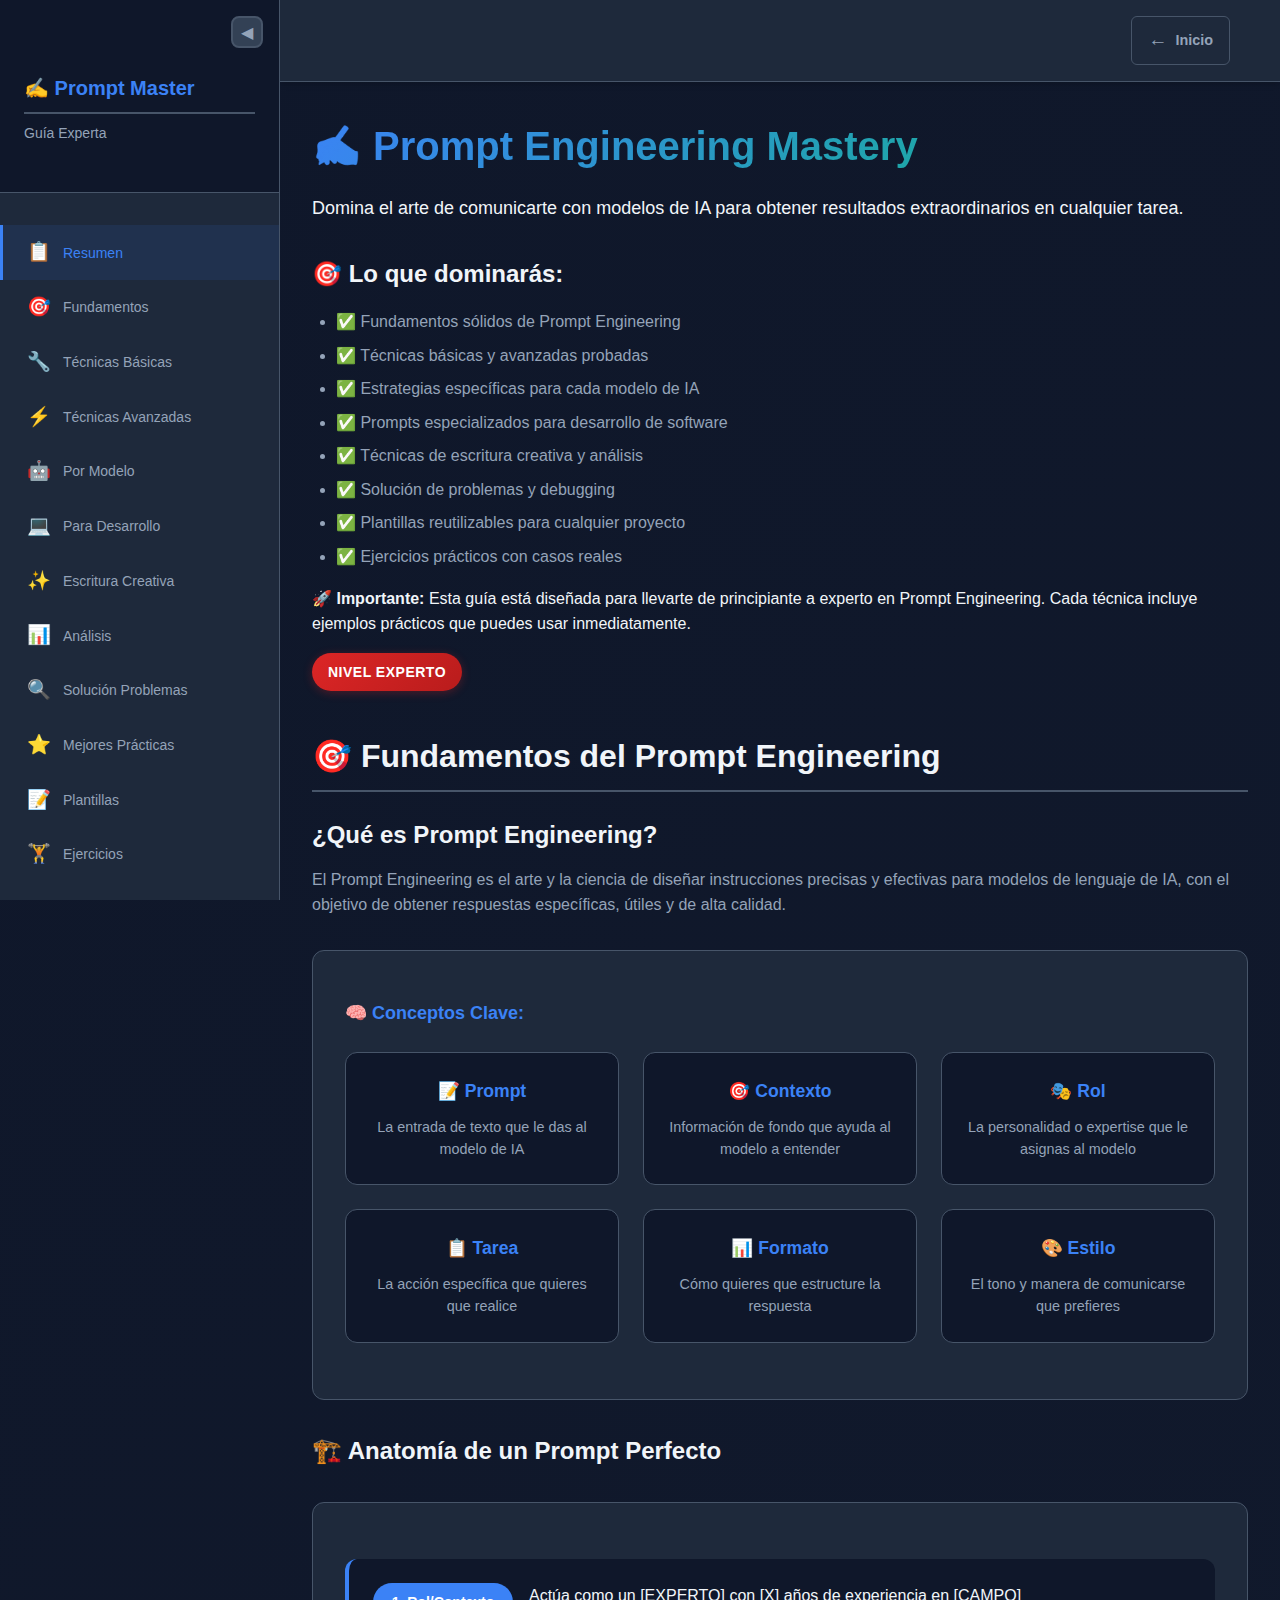
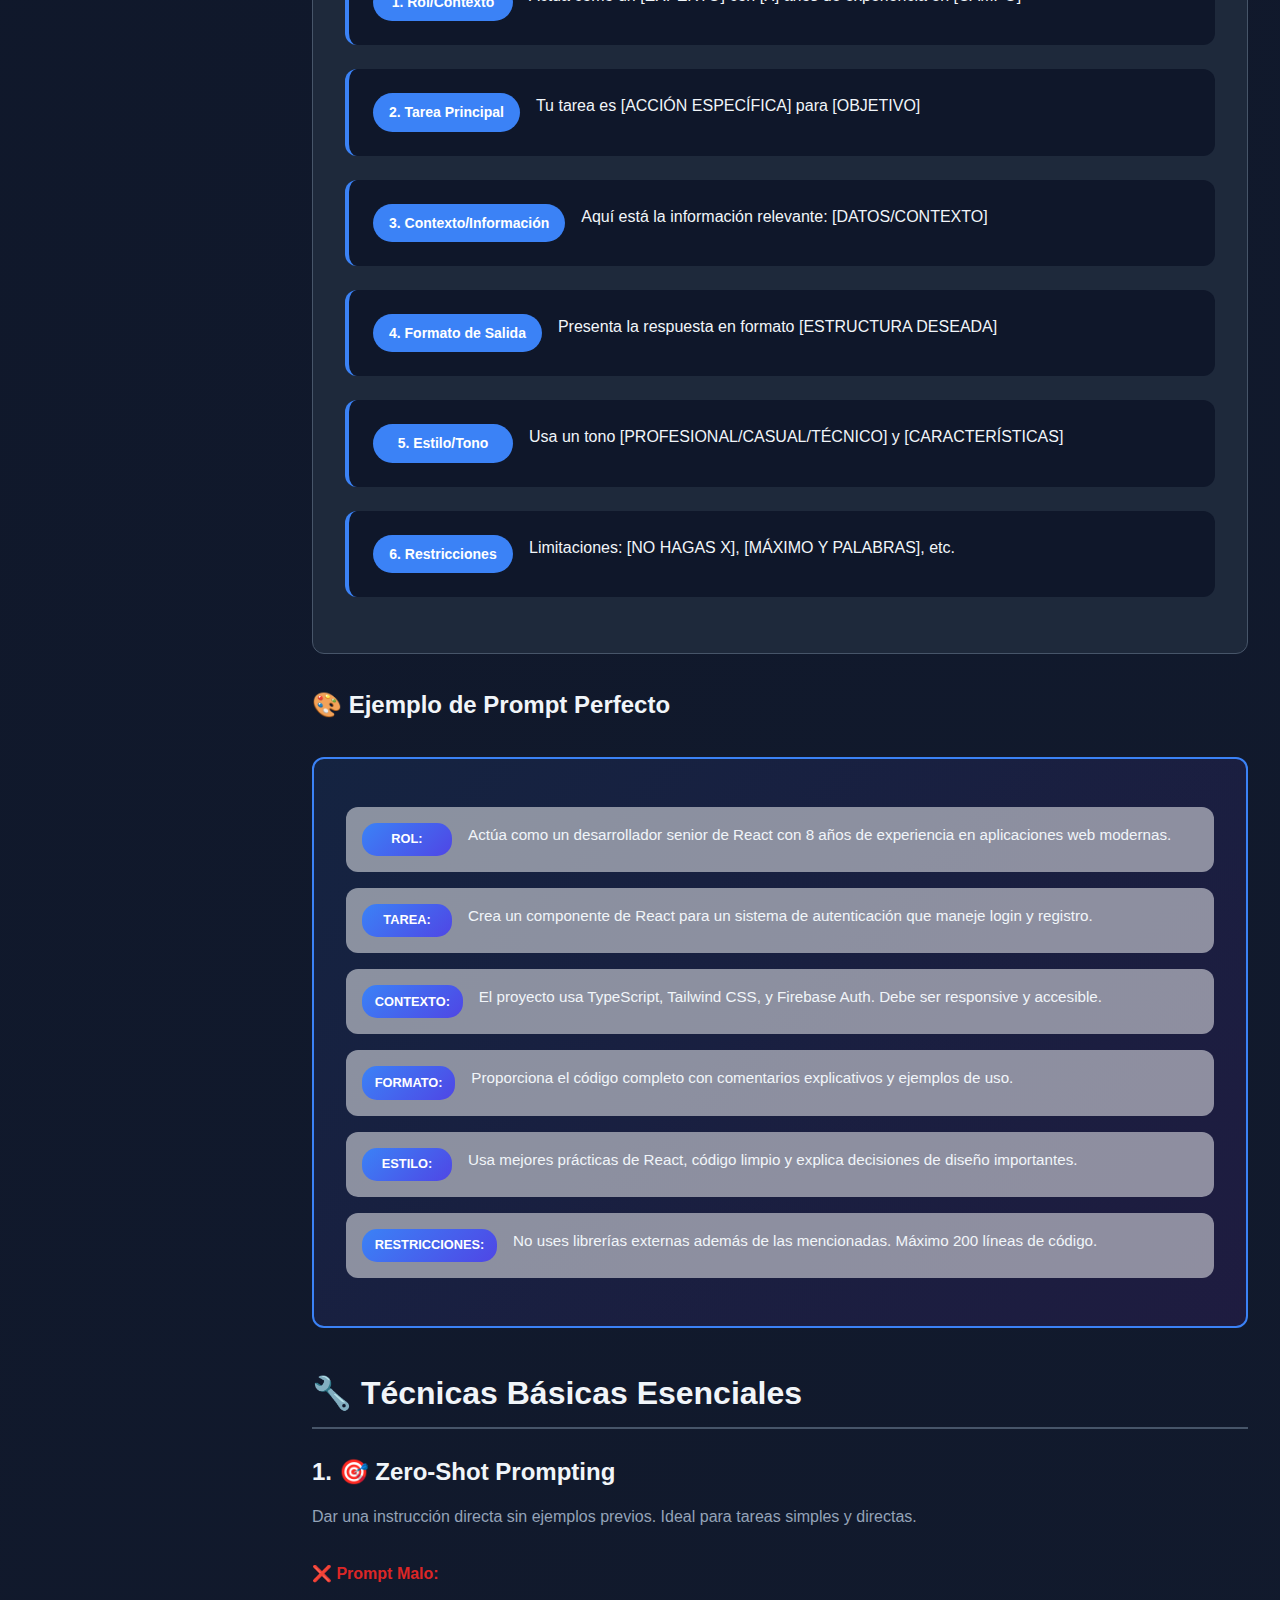
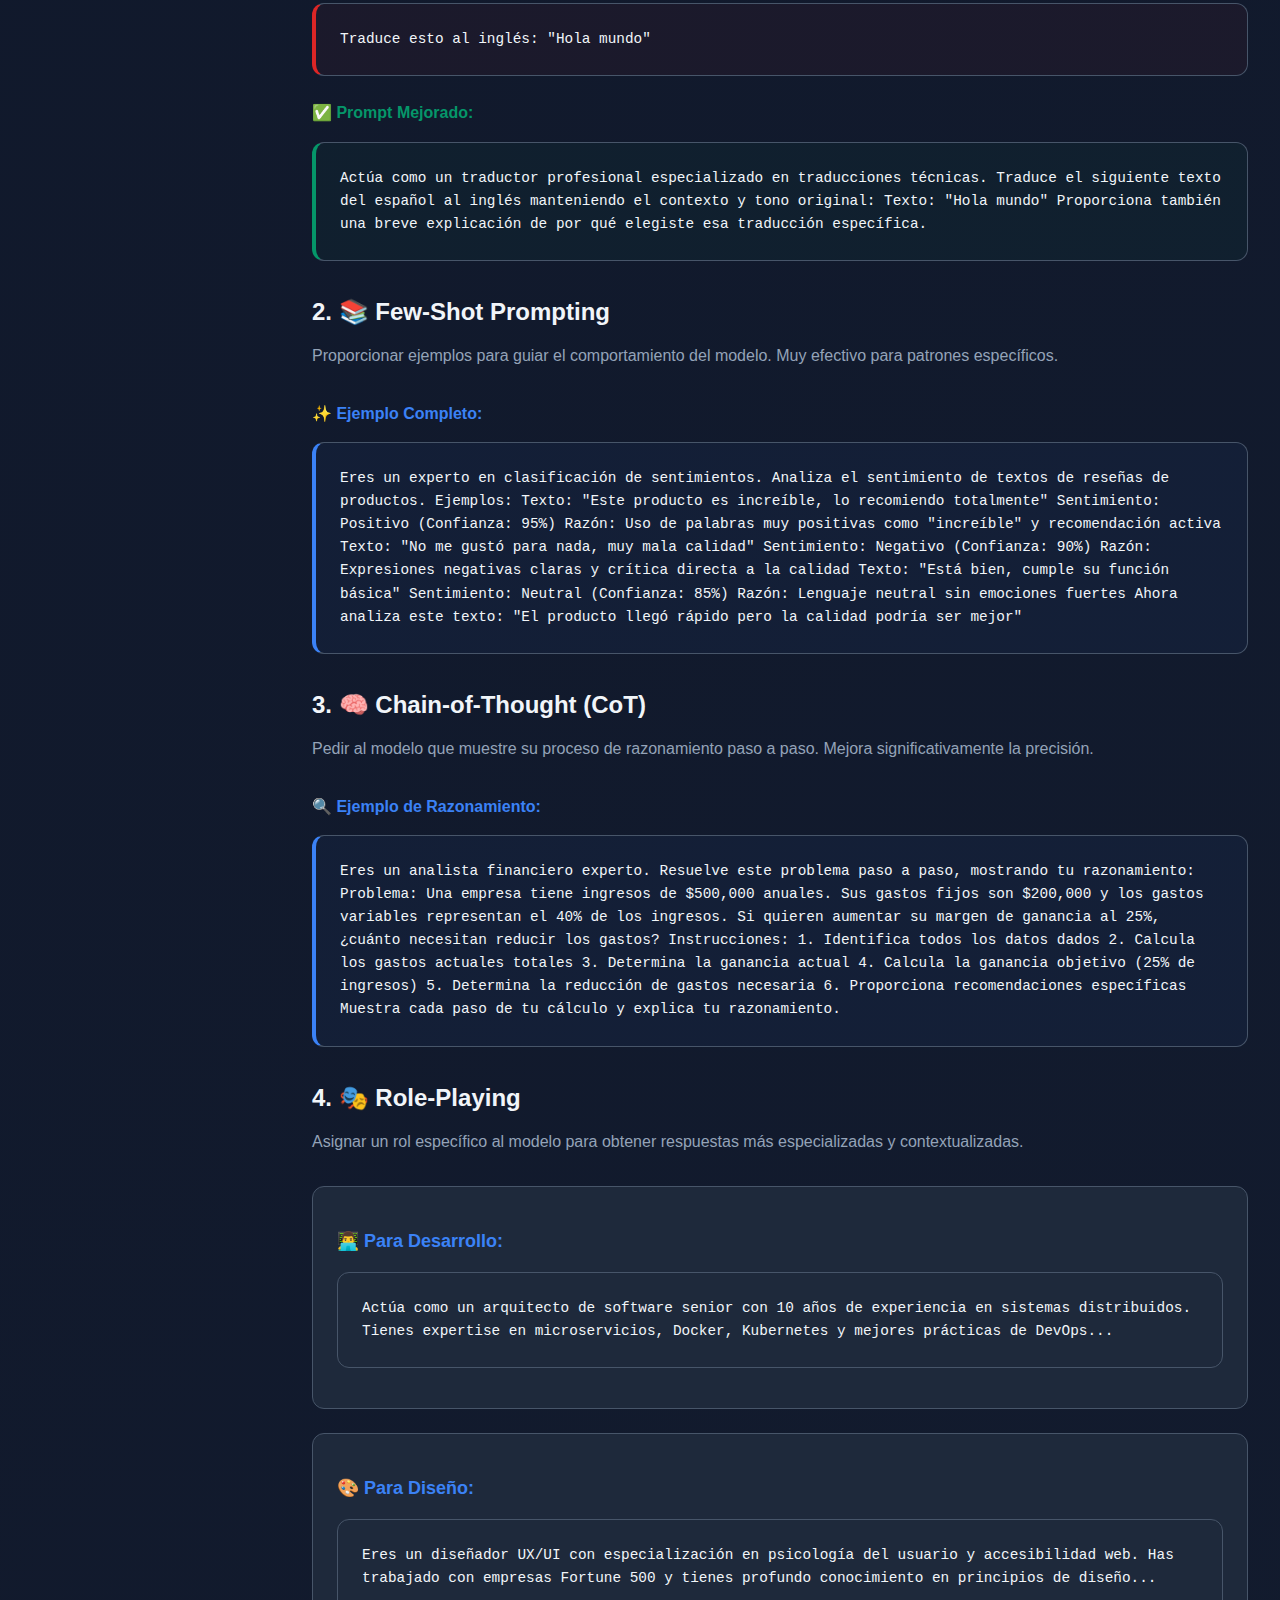
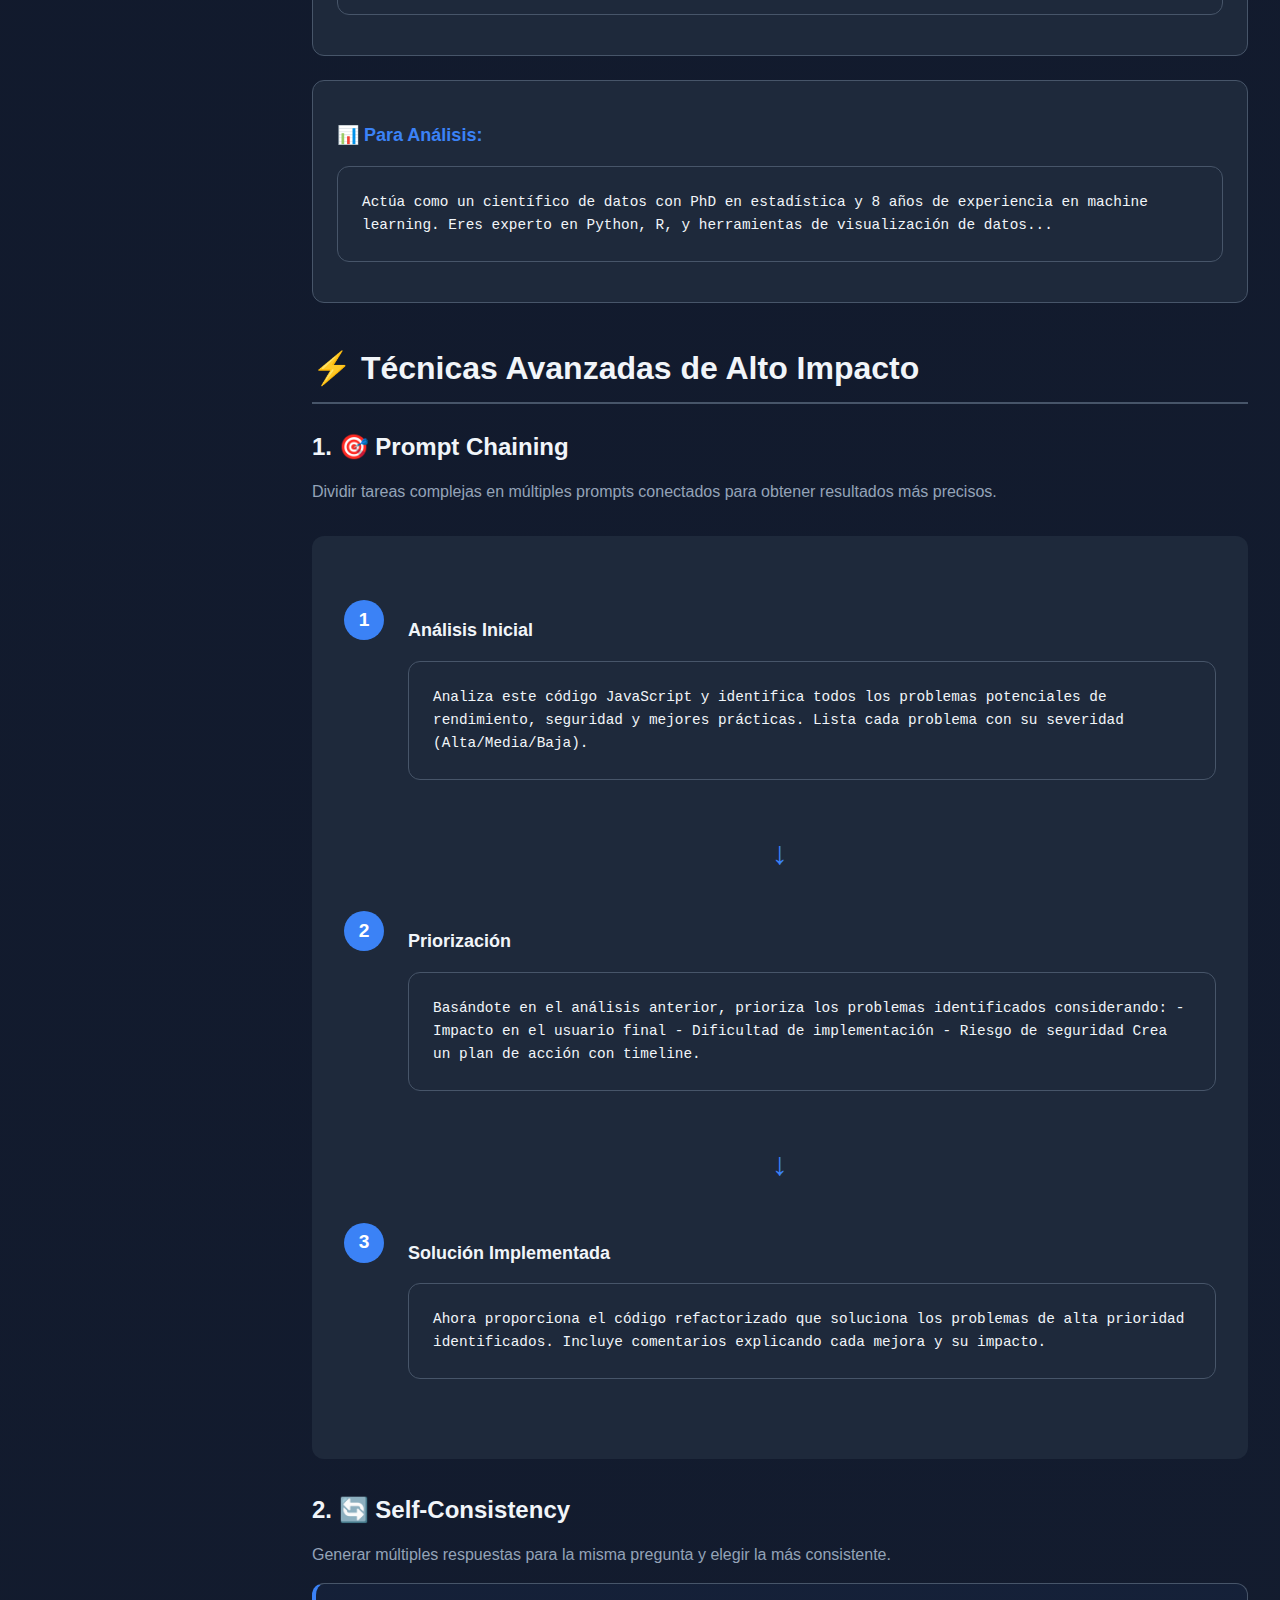
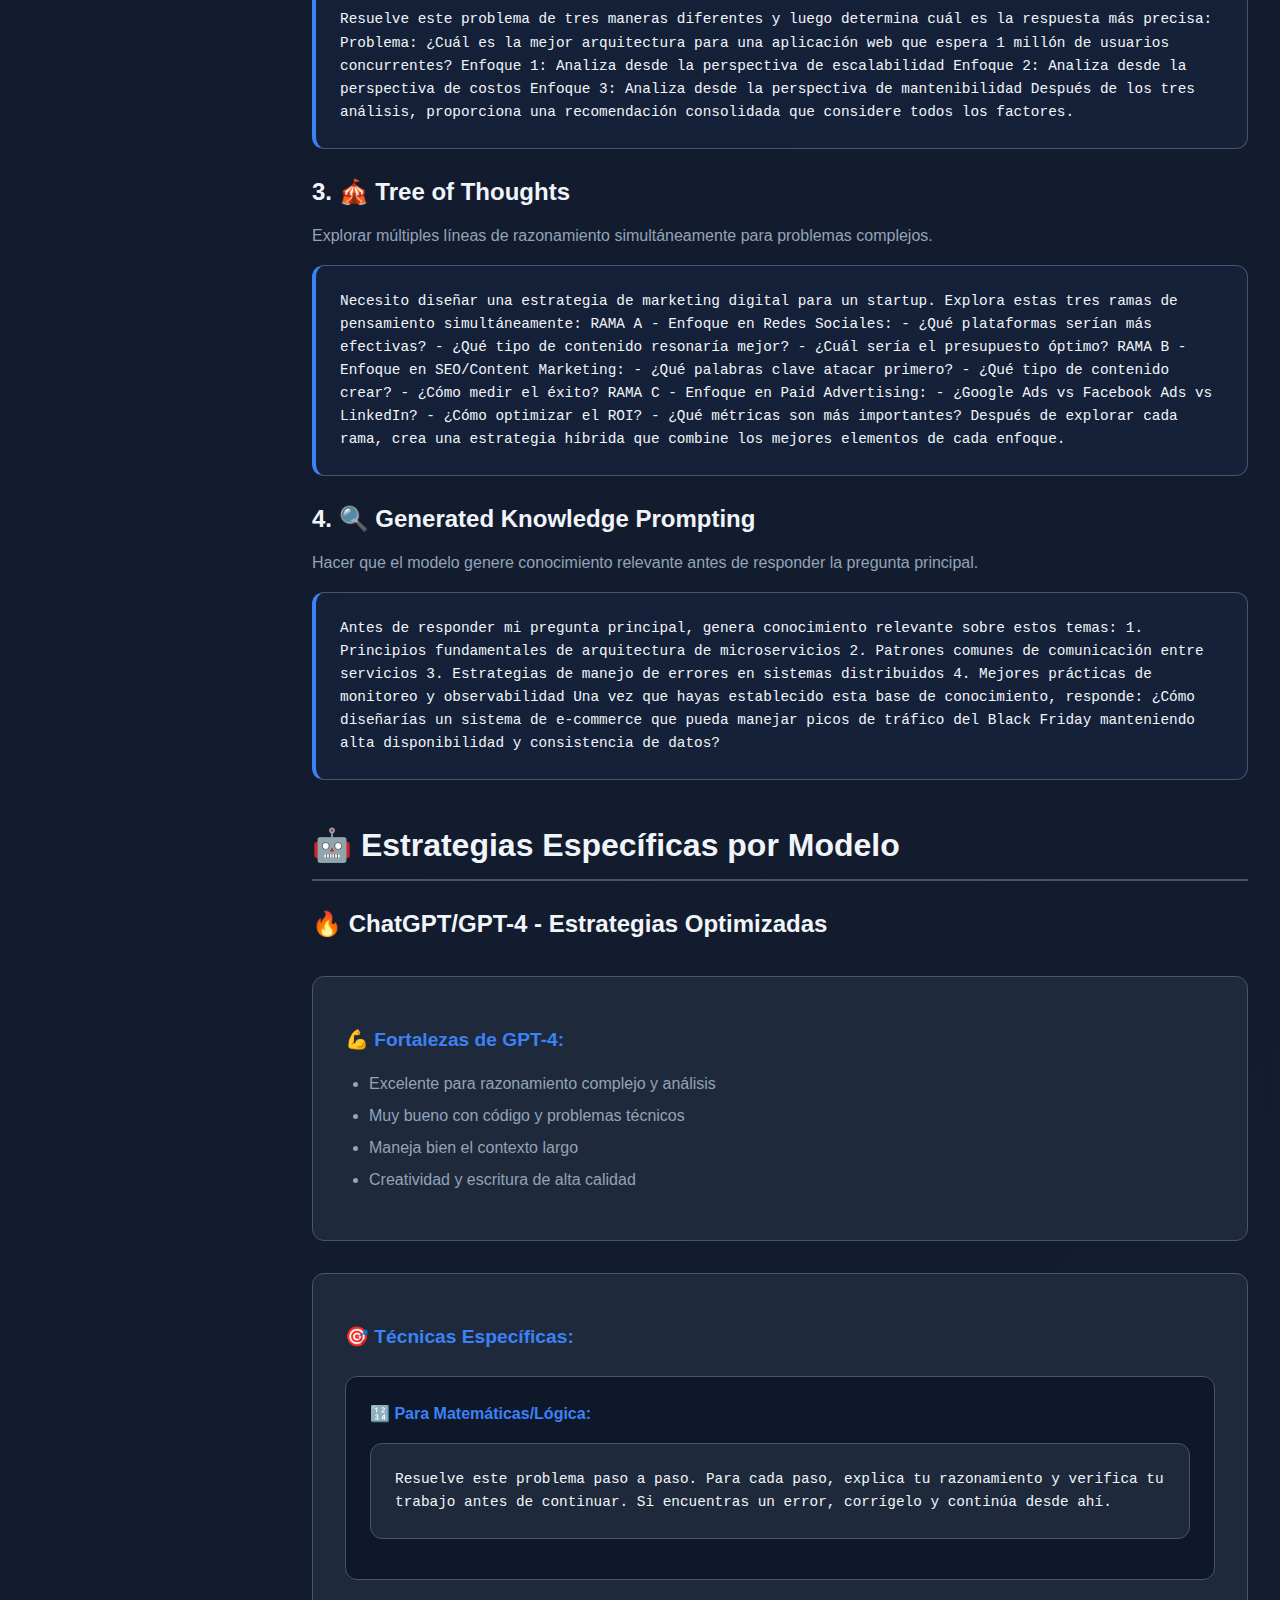
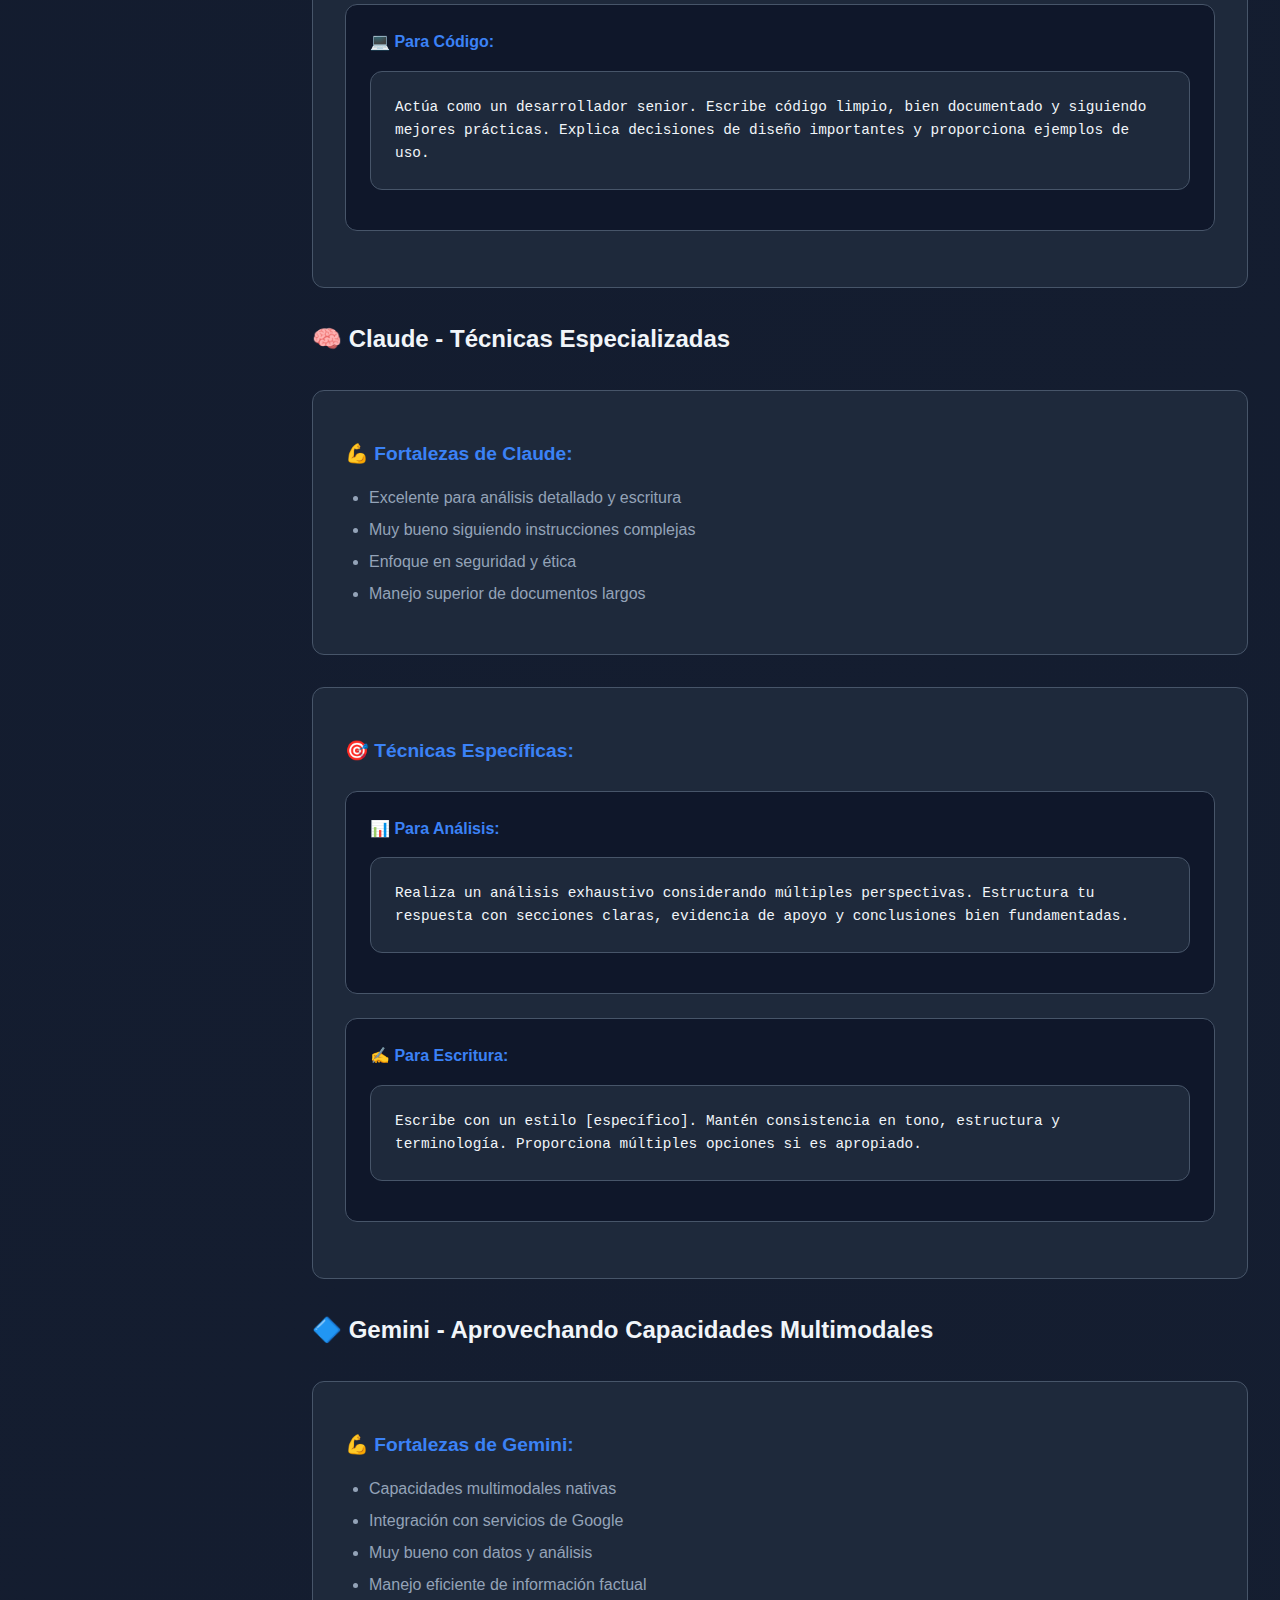
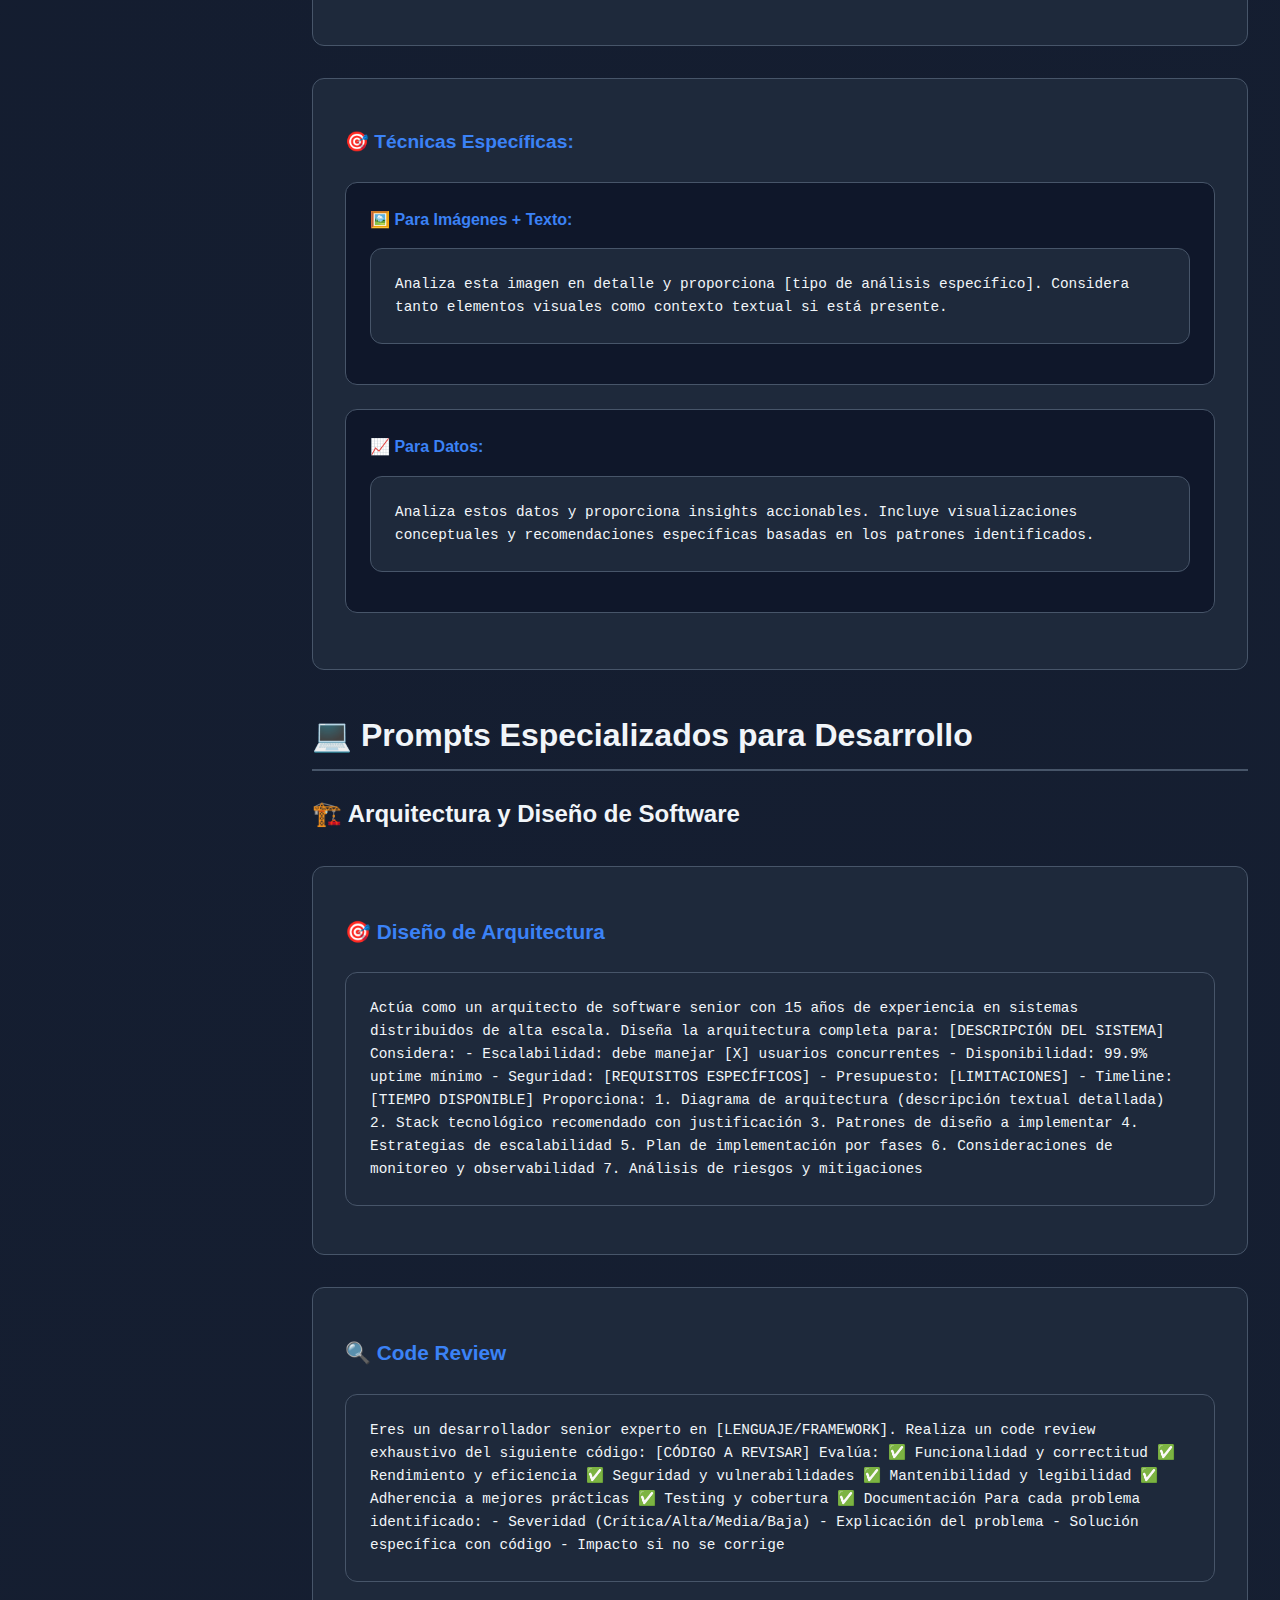
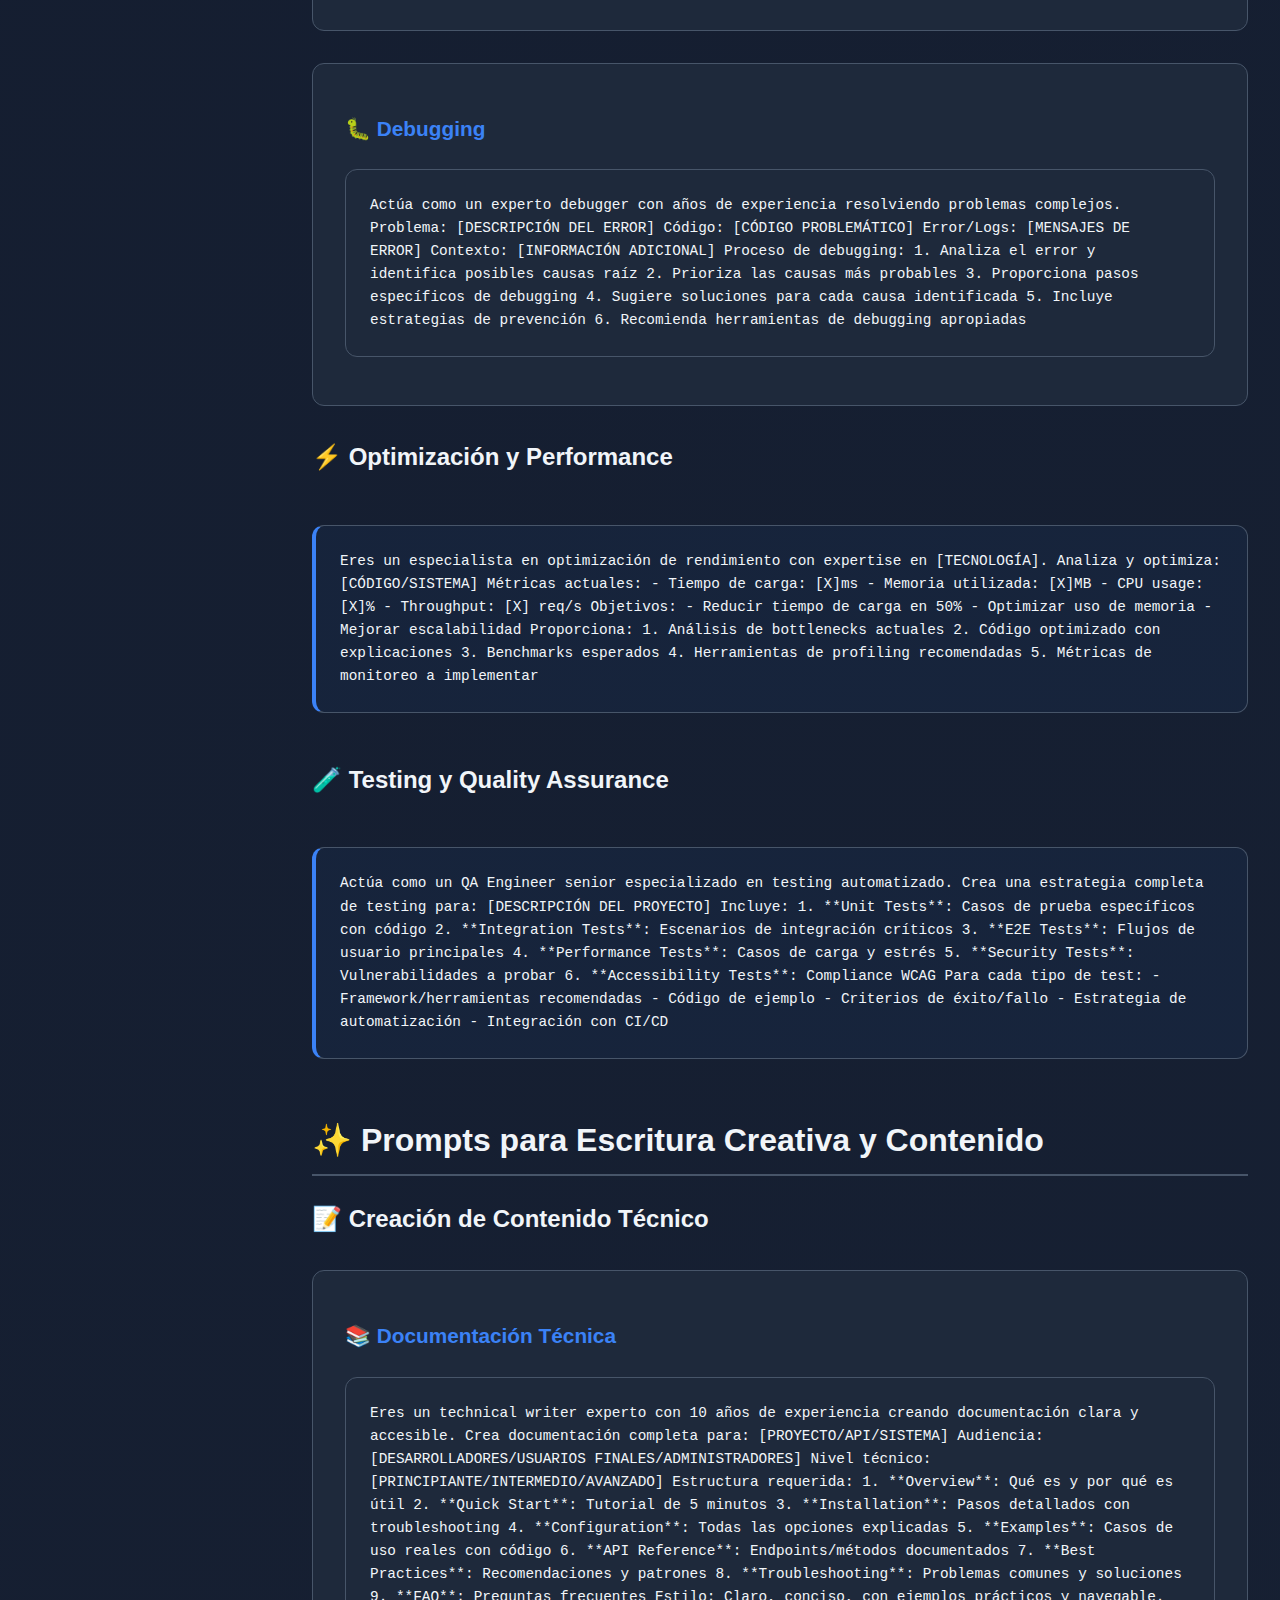
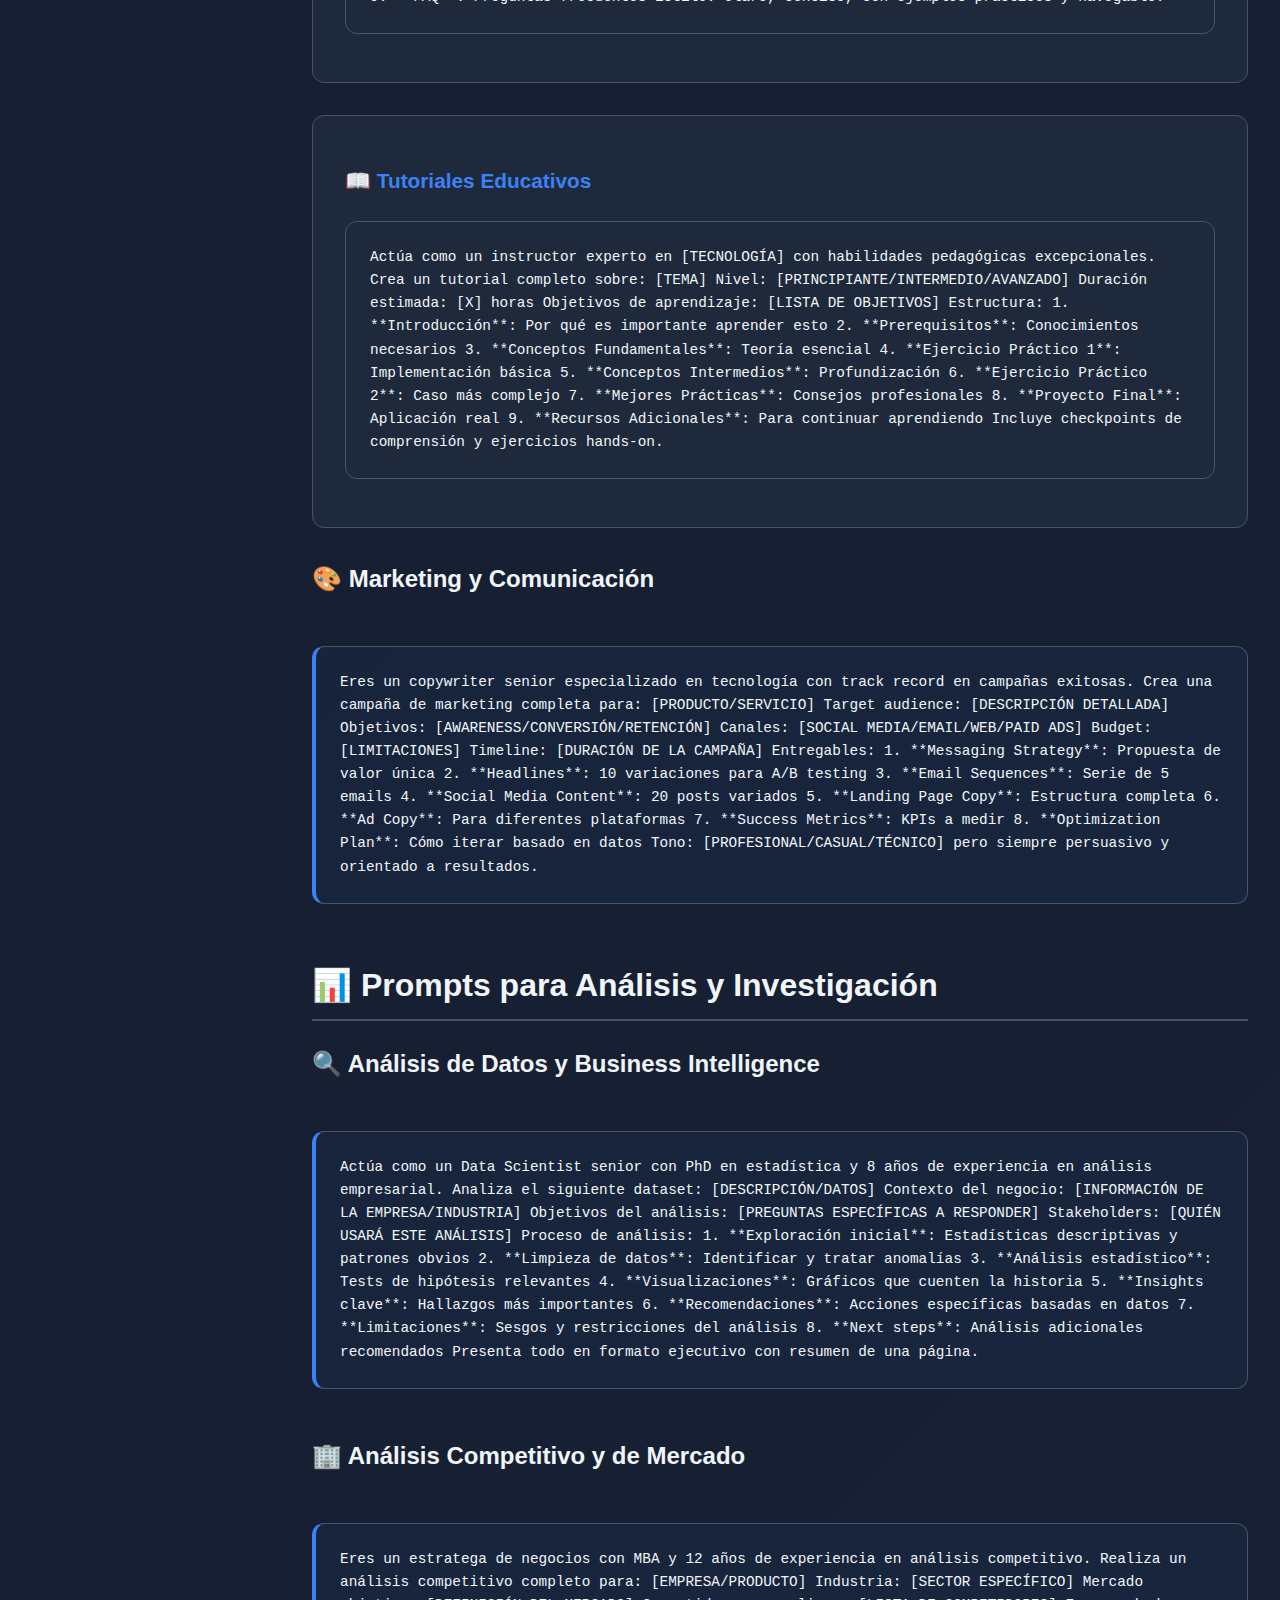
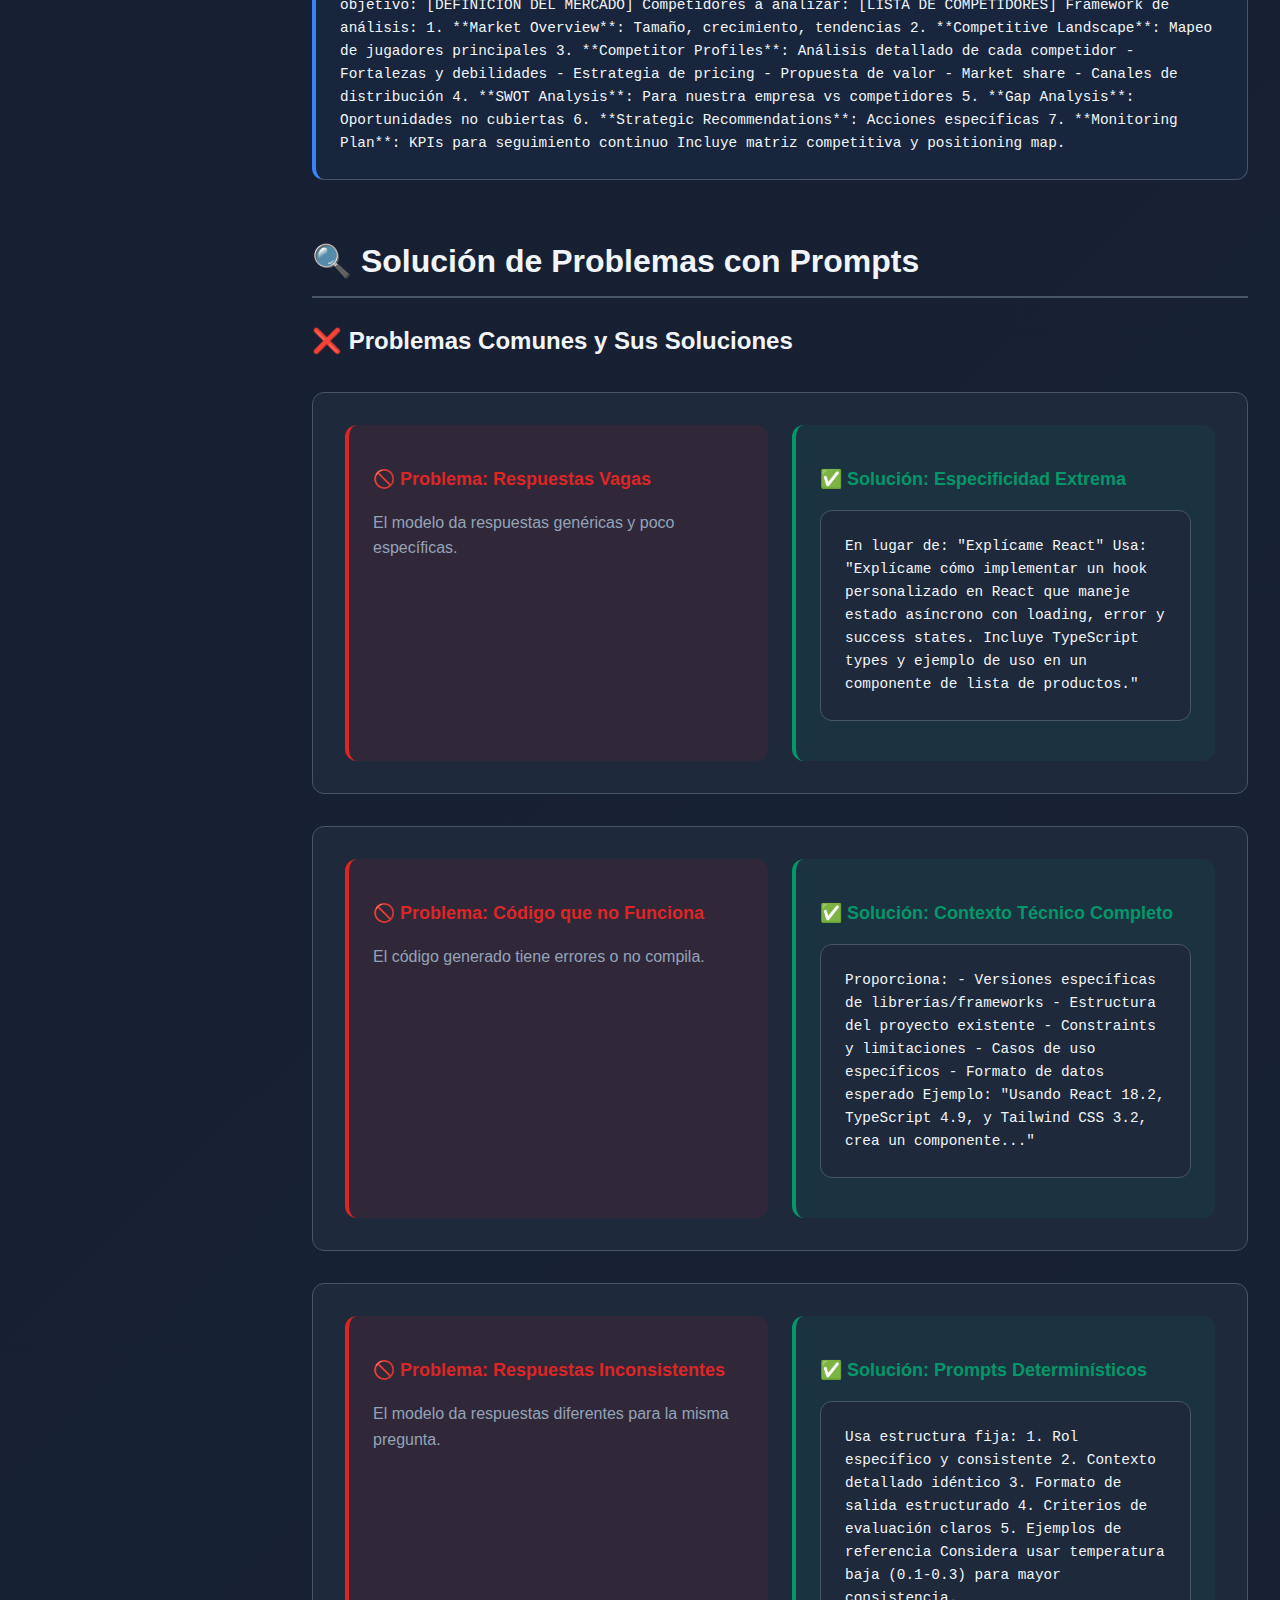
<file: prompt-engineering-guide.html>
<!DOCTYPE html>
<html lang="es">
<head>
    <meta charset="UTF-8">
    <meta name="viewport" content="width=device-width, initial-scale=1.0">
    <title>Prompt Engineering Mastery - IT CLASS SENIORS</title>
    
    <!-- CSS Base -->
    <link href="css/variables.css" rel="stylesheet">
    <link href="css/typography.css" rel="stylesheet">
    <link href="css/layout.css" rel="stylesheet">
    
    <!-- CSS Componentes -->
    <link href="components/header.css" rel="stylesheet">
    <link href="components/footer.css" rel="stylesheet">
    
    <!-- CSS Específico -->
    <link href="css/prompt-engineering-guide.css" rel="stylesheet">
</head>
<body>
    <div class="layout">
        <!-- Sidebar Navigation -->
        <nav class="sidebar">
            <div class="sidebar-header">
                <h2>✍️ Prompt Master</h2>
                <p>Guía Experta</p>
            </div>
            <ul class="nav-links">
                <li><a href="#overview" class="nav-link active">
                    <span class="nav-icon">📋</span>
                    <span class="nav-text">Resumen</span>
                </a></li>
                <li><a href="#fundamentals" class="nav-link">
                    <span class="nav-icon">🎯</span>
                    <span class="nav-text">Fundamentos</span>
                </a></li>
                <li><a href="#basic-techniques" class="nav-link">
                    <span class="nav-icon">🔧</span>
                    <span class="nav-text">Técnicas Básicas</span>
                </a></li>
                <li><a href="#advanced-techniques" class="nav-link">
                    <span class="nav-icon">⚡</span>
                    <span class="nav-text">Técnicas Avanzadas</span>
                </a></li>
                <li><a href="#model-specific" class="nav-link">
                    <span class="nav-icon">🤖</span>
                    <span class="nav-text">Por Modelo</span>
                </a></li>
                <li><a href="#development" class="nav-link">
                    <span class="nav-icon">💻</span>
                    <span class="nav-text">Para Desarrollo</span>
                </a></li>
                <li><a href="#creative-writing" class="nav-link">
                    <span class="nav-icon">✨</span>
                    <span class="nav-text">Escritura Creativa</span>
                </a></li>
                <li><a href="#analysis" class="nav-link">
                    <span class="nav-icon">📊</span>
                    <span class="nav-text">Análisis</span>
                </a></li>
                <li><a href="#troubleshooting" class="nav-link">
                    <span class="nav-icon">🔍</span>
                    <span class="nav-text">Solución Problemas</span>
                </a></li>
                <li><a href="#best-practices" class="nav-link">
                    <span class="nav-icon">⭐</span>
                    <span class="nav-text">Mejores Prácticas</span>
                </a></li>
                <li><a href="#templates" class="nav-link">
                    <span class="nav-icon">📝</span>
                    <span class="nav-text">Plantillas</span>
                </a></li>
                <li><a href="#exercises" class="nav-link">
                    <span class="nav-icon">🏋️</span>
                    <span class="nav-text">Ejercicios</span>
                </a></li>
            </ul>
        </nav>

        <!-- Main Content -->
        <main class="main-content">
            <!-- Header Component -->
            <div id="header-container"></div>
            
            <div class="content">
                <div class="content-wrapper">
                
                <!-- Overview Section -->
                <section id="overview" class="section">
                    <h1>✍️ Prompt Engineering Mastery</h1>
                    <p class="lead">Domina el arte de comunicarte con modelos de IA para obtener resultados extraordinarios en cualquier tarea.</p>
                    
                    <div class="info-box">
                        <h3>🎯 Lo que dominarás:</h3>
                        <ul>
                            <li>✅ Fundamentos sólidos de Prompt Engineering</li>
                            <li>✅ Técnicas básicas y avanzadas probadas</li>
                            <li>✅ Estrategias específicas para cada modelo de IA</li>
                            <li>✅ Prompts especializados para desarrollo de software</li>
                            <li>✅ Técnicas de escritura creativa y análisis</li>
                            <li>✅ Solución de problemas y debugging</li>
                            <li>✅ Plantillas reutilizables para cualquier proyecto</li>
                            <li>✅ Ejercicios prácticos con casos reales</li>
                        </ul>
                    </div>

                    <div class="warning-box">
                        <strong>🚀 Importante:</strong> Esta guía está diseñada para llevarte de principiante a experto en Prompt Engineering. Cada técnica incluye ejemplos prácticos que puedes usar inmediatamente.
                    </div>

                    <div class="difficulty-badge difficulty-expert">Nivel Experto</div>
                </section>

                <!-- Fundamentals Section -->
                <section id="fundamentals" class="section">
                    <h2>🎯 Fundamentos del Prompt Engineering</h2>
                    
                    <div class="content-card">
                        <h3>¿Qué es Prompt Engineering?</h3>
                        <p>
                            El Prompt Engineering es el arte y la ciencia de diseñar instrucciones precisas y efectivas 
                            para modelos de lenguaje de IA, con el objetivo de obtener respuestas específicas, útiles y de alta calidad.
                        </p>
                        
                        <div class="concept-box">
                            <h4>🧠 Conceptos Clave:</h4>
                            <div class="concepts-grid">
                                <div class="concept-item">
                                    <h5>📝 Prompt</h5>
                                    <p>La entrada de texto que le das al modelo de IA</p>
                                </div>
                                <div class="concept-item">
                                    <h5>🎯 Contexto</h5>
                                    <p>Información de fondo que ayuda al modelo a entender</p>
                                </div>
                                <div class="concept-item">
                                    <h5>🎭 Rol</h5>
                                    <p>La personalidad o expertise que le asignas al modelo</p>
                                </div>
                                <div class="concept-item">
                                    <h5>📋 Tarea</h5>
                                    <p>La acción específica que quieres que realice</p>
                                </div>
                                <div class="concept-item">
                                    <h5>📊 Formato</h5>
                                    <p>Cómo quieres que estructure la respuesta</p>
                                </div>
                                <div class="concept-item">
                                    <h5>🎨 Estilo</h5>
                                    <p>El tono y manera de comunicarse que prefieres</p>
                                </div>
                            </div>
                        </div>
                    </div>

                    <div class="content-card">
                        <h3>🏗️ Anatomía de un Prompt Perfecto</h3>
                        <div class="prompt-anatomy">
                            <div class="anatomy-section">
                                <div class="anatomy-label">1. Rol/Contexto</div>
                                <div class="anatomy-content">Actúa como un [EXPERTO] con [X] años de experiencia en [CAMPO]</div>
                            </div>
                            <div class="anatomy-section">
                                <div class="anatomy-label">2. Tarea Principal</div>
                                <div class="anatomy-content">Tu tarea es [ACCIÓN ESPECÍFICA] para [OBJETIVO]</div>
                            </div>
                            <div class="anatomy-section">
                                <div class="anatomy-label">3. Contexto/Información</div>
                                <div class="anatomy-content">Aquí está la información relevante: [DATOS/CONTEXTO]</div>
                            </div>
                            <div class="anatomy-section">
                                <div class="anatomy-label">4. Formato de Salida</div>
                                <div class="anatomy-content">Presenta la respuesta en formato [ESTRUCTURA DESEADA]</div>
                            </div>
                            <div class="anatomy-section">
                                <div class="anatomy-label">5. Estilo/Tono</div>
                                <div class="anatomy-content">Usa un tono [PROFESIONAL/CASUAL/TÉCNICO] y [CARACTERÍSTICAS]</div>
                            </div>
                            <div class="anatomy-section">
                                <div class="anatomy-label">6. Restricciones</div>
                                <div class="anatomy-content">Limitaciones: [NO HAGAS X], [MÁXIMO Y PALABRAS], etc.</div>
                            </div>
                        </div>
                    </div>

                    <div class="content-card">
                        <h3>🎨 Ejemplo de Prompt Perfecto</h3>
                        <div class="perfect-prompt-example">
                            <div class="prompt-section">
                                <span class="prompt-label">ROL:</span>
                                <span class="prompt-text">Actúa como un desarrollador senior de React con 8 años de experiencia en aplicaciones web modernas.</span>
                            </div>
                            <div class="prompt-section">
                                <span class="prompt-label">TAREA:</span>
                                <span class="prompt-text">Crea un componente de React para un sistema de autenticación que maneje login y registro.</span>
                            </div>
                            <div class="prompt-section">
                                <span class="prompt-label">CONTEXTO:</span>
                                <span class="prompt-text">El proyecto usa TypeScript, Tailwind CSS, y Firebase Auth. Debe ser responsive y accesible.</span>
                            </div>
                            <div class="prompt-section">
                                <span class="prompt-label">FORMATO:</span>
                                <span class="prompt-text">Proporciona el código completo con comentarios explicativos y ejemplos de uso.</span>
                            </div>
                            <div class="prompt-section">
                                <span class="prompt-label">ESTILO:</span>
                                <span class="prompt-text">Usa mejores prácticas de React, código limpio y explica decisiones de diseño importantes.</span>
                            </div>
                            <div class="prompt-section">
                                <span class="prompt-label">RESTRICCIONES:</span>
                                <span class="prompt-text">No uses librerías externas además de las mencionadas. Máximo 200 líneas de código.</span>
                            </div>
                        </div>
                    </div>
                </section>

                <!-- Basic Techniques Section -->
                <section id="basic-techniques" class="section">
                    <h2>🔧 Técnicas Básicas Esenciales</h2>
                    
                    <div class="content-card">
                        <h3>1. 🎯 Zero-Shot Prompting</h3>
                        <p>Dar una instrucción directa sin ejemplos previos. Ideal para tareas simples y directas.</p>
                        
                        <div class="technique-examples">
                            <div class="example-bad">
                                <h4>❌ Prompt Malo:</h4>
                                <div class="prompt-box bad">
                                    Traduce esto al inglés: "Hola mundo"
                                </div>
                            </div>
                            
                            <div class="example-good">
                                <h4>✅ Prompt Mejorado:</h4>
                                <div class="prompt-box good">
                                    Actúa como un traductor profesional especializado en traducciones técnicas. 
                                    Traduce el siguiente texto del español al inglés manteniendo el contexto y tono original:
                                    
                                    Texto: "Hola mundo"
                                    
                                    Proporciona también una breve explicación de por qué elegiste esa traducción específica.
                                </div>
                            </div>
                        </div>
                    </div>

                    <div class="content-card">
                        <h3>2. 📚 Few-Shot Prompting</h3>
                        <p>Proporcionar ejemplos para guiar el comportamiento del modelo. Muy efectivo para patrones específicos.</p>
                        
                        <div class="technique-examples">
                            <div class="example-showcase">
                                <h4>✨ Ejemplo Completo:</h4>
                                <div class="prompt-box showcase">
                                    Eres un experto en clasificación de sentimientos. Analiza el sentimiento de textos de reseñas de productos.

                                    Ejemplos:
                                    Texto: "Este producto es increíble, lo recomiendo totalmente"
                                    Sentimiento: Positivo (Confianza: 95%)
                                    Razón: Uso de palabras muy positivas como "increíble" y recomendación activa

                                    Texto: "No me gustó para nada, muy mala calidad"
                                    Sentimiento: Negativo (Confianza: 90%)
                                    Razón: Expresiones negativas claras y crítica directa a la calidad

                                    Texto: "Está bien, cumple su función básica"
                                    Sentimiento: Neutral (Confianza: 85%)
                                    Razón: Lenguaje neutral sin emociones fuertes

                                    Ahora analiza este texto:
                                    "El producto llegó rápido pero la calidad podría ser mejor"
                                </div>
                            </div>
                        </div>
                    </div>

                    <div class="content-card">
                        <h3>3. 🧠 Chain-of-Thought (CoT)</h3>
                        <p>Pedir al modelo que muestre su proceso de razonamiento paso a paso. Mejora significativamente la precisión.</p>
                        
                        <div class="technique-examples">
                            <div class="example-showcase">
                                <h4>🔍 Ejemplo de Razonamiento:</h4>
                                <div class="prompt-box showcase">
                                    Eres un analista financiero experto. Resuelve este problema paso a paso, mostrando tu razonamiento:

                                    Problema: Una empresa tiene ingresos de $500,000 anuales. Sus gastos fijos son $200,000 y los gastos variables representan el 40% de los ingresos. Si quieren aumentar su margen de ganancia al 25%, ¿cuánto necesitan reducir los gastos?

                                    Instrucciones:
                                    1. Identifica todos los datos dados
                                    2. Calcula los gastos actuales totales
                                    3. Determina la ganancia actual
                                    4. Calcula la ganancia objetivo (25% de ingresos)
                                    5. Determina la reducción de gastos necesaria
                                    6. Proporciona recomendaciones específicas

                                    Muestra cada paso de tu cálculo y explica tu razonamiento.
                                </div>
                            </div>
                        </div>
                    </div>

                    <div class="content-card">
                        <h3>4. 🎭 Role-Playing</h3>
                        <p>Asignar un rol específico al modelo para obtener respuestas más especializadas y contextualizadas.</p>
                        
                        <div class="role-examples">
                            <div class="role-card">
                                <h4>👨‍💻 Para Desarrollo:</h4>
                                <div class="prompt-box">
                                    Actúa como un arquitecto de software senior con 10 años de experiencia en sistemas distribuidos. 
                                    Tienes expertise en microservicios, Docker, Kubernetes y mejores prácticas de DevOps...
                                </div>
                            </div>
                            
                            <div class="role-card">
                                <h4>🎨 Para Diseño:</h4>
                                <div class="prompt-box">
                                    Eres un diseñador UX/UI con especialización en psicología del usuario y accesibilidad web. 
                                    Has trabajado con empresas Fortune 500 y tienes profundo conocimiento en principios de diseño...
                                </div>
                            </div>
                            
                            <div class="role-card">
                                <h4>📊 Para Análisis:</h4>
                                <div class="prompt-box">
                                    Actúa como un científico de datos con PhD en estadística y 8 años de experiencia en machine learning. 
                                    Eres experto en Python, R, y herramientas de visualización de datos...
                                </div>
                            </div>
                        </div>
                    </div>
                </section>

                <!-- Advanced Techniques Section -->
                <section id="advanced-techniques" class="section">
                    <h2>⚡ Técnicas Avanzadas de Alto Impacto</h2>
                    
                    <div class="content-card">
                        <h3>1. 🎯 Prompt Chaining</h3>
                        <p>Dividir tareas complejas en múltiples prompts conectados para obtener resultados más precisos.</p>
                        
                        <div class="chain-example">
                            <div class="chain-step">
                                <div class="step-number">1</div>
                                <div class="step-content">
                                    <h4>Análisis Inicial</h4>
                                    <div class="prompt-box">
                                        Analiza este código JavaScript y identifica todos los problemas potenciales de rendimiento, 
                                        seguridad y mejores prácticas. Lista cada problema con su severidad (Alta/Media/Baja).
                                    </div>
                                </div>
                            </div>
                            
                            <div class="chain-arrow">↓</div>
                            
                            <div class="chain-step">
                                <div class="step-number">2</div>
                                <div class="step-content">
                                    <h4>Priorización</h4>
                                    <div class="prompt-box">
                                        Basándote en el análisis anterior, prioriza los problemas identificados considerando:
                                        - Impacto en el usuario final
                                        - Dificultad de implementación
                                        - Riesgo de seguridad
                                        Crea un plan de acción con timeline.
                                    </div>
                                </div>
                            </div>
                            
                            <div class="chain-arrow">↓</div>
                            
                            <div class="chain-step">
                                <div class="step-number">3</div>
                                <div class="step-content">
                                    <h4>Solución Implementada</h4>
                                    <div class="prompt-box">
                                        Ahora proporciona el código refactorizado que soluciona los problemas de alta prioridad 
                                        identificados. Incluye comentarios explicando cada mejora y su impacto.
                                    </div>
                                </div>
                            </div>
                        </div>
                    </div>

                    <div class="content-card">
                        <h3>2. 🔄 Self-Consistency</h3>
                        <p>Generar múltiples respuestas para la misma pregunta y elegir la más consistente.</p>
                        
                        <div class="consistency-example">
                            <div class="prompt-box showcase">
                                Resuelve este problema de tres maneras diferentes y luego determina cuál es la respuesta más precisa:

                                Problema: ¿Cuál es la mejor arquitectura para una aplicación web que espera 1 millón de usuarios concurrentes?

                                Enfoque 1: Analiza desde la perspectiva de escalabilidad
                                Enfoque 2: Analiza desde la perspectiva de costos
                                Enfoque 3: Analiza desde la perspectiva de mantenibilidad

                                Después de los tres análisis, proporciona una recomendación consolidada que considere todos los factores.
                            </div>
                        </div>
                    </div>

                    <div class="content-card">
                        <h3>3. 🎪 Tree of Thoughts</h3>
                        <p>Explorar múltiples líneas de razonamiento simultáneamente para problemas complejos.</p>
                        
                        <div class="tree-example">
                            <div class="prompt-box showcase">
                                Necesito diseñar una estrategia de marketing digital para un startup. Explora estas tres ramas de pensamiento simultáneamente:

                                RAMA A - Enfoque en Redes Sociales:
                                - ¿Qué plataformas serían más efectivas?
                                - ¿Qué tipo de contenido resonaría mejor?
                                - ¿Cuál sería el presupuesto óptimo?

                                RAMA B - Enfoque en SEO/Content Marketing:
                                - ¿Qué palabras clave atacar primero?
                                - ¿Qué tipo de contenido crear?
                                - ¿Cómo medir el éxito?

                                RAMA C - Enfoque en Paid Advertising:
                                - ¿Google Ads vs Facebook Ads vs LinkedIn?
                                - ¿Cómo optimizar el ROI?
                                - ¿Qué métricas son más importantes?

                                Después de explorar cada rama, crea una estrategia híbrida que combine los mejores elementos de cada enfoque.
                            </div>
                        </div>
                    </div>

                    <div class="content-card">
                        <h3>4. 🔍 Generated Knowledge Prompting</h3>
                        <p>Hacer que el modelo genere conocimiento relevante antes de responder la pregunta principal.</p>
                        
                        <div class="knowledge-example">
                            <div class="prompt-box showcase">
                                Antes de responder mi pregunta principal, genera conocimiento relevante sobre estos temas:

                                1. Principios fundamentales de arquitectura de microservicios
                                2. Patrones comunes de comunicación entre servicios
                                3. Estrategias de manejo de errores en sistemas distribuidos
                                4. Mejores prácticas de monitoreo y observabilidad

                                Una vez que hayas establecido esta base de conocimiento, responde:
                                ¿Cómo diseñarías un sistema de e-commerce que pueda manejar picos de tráfico del Black Friday manteniendo alta disponibilidad y consistencia de datos?
                            </div>
                        </div>
                    </div>
                </section>

                <!-- Model Specific Section -->
                <section id="model-specific" class="section">
                    <h2>🤖 Estrategias Específicas por Modelo</h2>
                    
                    <div class="content-card">
                        <h3>🔥 ChatGPT/GPT-4 - Estrategias Optimizadas</h3>
                        
                        <div class="model-strategies">
                            <div class="strategy-item">
                                <h4>💪 Fortalezas de GPT-4:</h4>
                                <ul>
                                    <li>Excelente para razonamiento complejo y análisis</li>
                                    <li>Muy bueno con código y problemas técnicos</li>
                                    <li>Maneja bien el contexto largo</li>
                                    <li>Creatividad y escritura de alta calidad</li>
                                </ul>
                            </div>
                            
                            <div class="strategy-item">
                                <h4>🎯 Técnicas Específicas:</h4>
                                <div class="gpt-techniques">
                                    <div class="technique-box">
                                        <h5>🔢 Para Matemáticas/Lógica:</h5>
                                        <div class="prompt-box">
                                            Resuelve este problema paso a paso. Para cada paso, explica tu razonamiento y verifica tu trabajo antes de continuar. Si encuentras un error, corrígelo y continúa desde ahí.
                                        </div>
                                    </div>
                                    
                                    <div class="technique-box">
                                        <h5>💻 Para Código:</h5>
                                        <div class="prompt-box">
                                            Actúa como un desarrollador senior. Escribe código limpio, bien documentado y siguiendo mejores prácticas. Explica decisiones de diseño importantes y proporciona ejemplos de uso.
                                        </div>
                                    </div>
                                </div>
                            </div>
                        </div>
                    </div>

                    <div class="content-card">
                        <h3>🧠 Claude - Técnicas Especializadas</h3>
                        
                        <div class="model-strategies">
                            <div class="strategy-item">
                                <h4>💪 Fortalezas de Claude:</h4>
                                <ul>
                                    <li>Excelente para análisis detallado y escritura</li>
                                    <li>Muy bueno siguiendo instrucciones complejas</li>
                                    <li>Enfoque en seguridad y ética</li>
                                    <li>Manejo superior de documentos largos</li>
                                </ul>
                            </div>
                            
                            <div class="strategy-item">
                                <h4>🎯 Técnicas Específicas:</h4>
                                <div class="claude-techniques">
                                    <div class="technique-box">
                                        <h5>📊 Para Análisis:</h5>
                                        <div class="prompt-box">
                                            Realiza un análisis exhaustivo considerando múltiples perspectivas. Estructura tu respuesta con secciones claras, evidencia de apoyo y conclusiones bien fundamentadas.
                                        </div>
                                    </div>
                                    
                                    <div class="technique-box">
                                        <h5>✍️ Para Escritura:</h5>
                                        <div class="prompt-box">
                                            Escribe con un estilo [específico]. Mantén consistencia en tono, estructura y terminología. Proporciona múltiples opciones si es apropiado.
                                        </div>
                                    </div>
                                </div>
                            </div>
                        </div>
                    </div>

                    <div class="content-card">
                        <h3>🔷 Gemini - Aprovechando Capacidades Multimodales</h3>
                        
                        <div class="model-strategies">
                            <div class="strategy-item">
                                <h4>💪 Fortalezas de Gemini:</h4>
                                <ul>
                                    <li>Capacidades multimodales nativas</li>
                                    <li>Integración con servicios de Google</li>
                                    <li>Muy bueno con datos y análisis</li>
                                    <li>Manejo eficiente de información factual</li>
                                </ul>
                            </div>
                            
                            <div class="strategy-item">
                                <h4>🎯 Técnicas Específicas:</h4>
                                <div class="gemini-techniques">
                                    <div class="technique-box">
                                        <h5>🖼️ Para Imágenes + Texto:</h5>
                                        <div class="prompt-box">
                                            Analiza esta imagen en detalle y proporciona [tipo de análisis específico]. Considera tanto elementos visuales como contexto textual si está presente.
                                        </div>
                                    </div>
                                    
                                    <div class="technique-box">
                                        <h5>📈 Para Datos:</h5>
                                        <div class="prompt-box">
                                            Analiza estos datos y proporciona insights accionables. Incluye visualizaciones conceptuales y recomendaciones específicas basadas en los patrones identificados.
                                        </div>
                                    </div>
                                </div>
                            </div>
                        </div>
                    </div>
                </section>

                <!-- Development Section -->
                <section id="development" class="section">
                    <h2>💻 Prompts Especializados para Desarrollo</h2>
                    
                    <div class="content-card">
                        <h3>🏗️ Arquitectura y Diseño de Software</h3>
                        
                        <div class="dev-prompts">
                            <div class="prompt-category">
                                <h4>🎯 Diseño de Arquitectura</h4>
                                <div class="prompt-box">
                                    Actúa como un arquitecto de software senior con 15 años de experiencia en sistemas distribuidos de alta escala.

                                    Diseña la arquitectura completa para: [DESCRIPCIÓN DEL SISTEMA]

                                    Considera:
                                    - Escalabilidad: debe manejar [X] usuarios concurrentes
                                    - Disponibilidad: 99.9% uptime mínimo
                                    - Seguridad: [REQUISITOS ESPECÍFICOS]
                                    - Presupuesto: [LIMITACIONES]
                                    - Timeline: [TIEMPO DISPONIBLE]

                                    Proporciona:
                                    1. Diagrama de arquitectura (descripción textual detallada)
                                    2. Stack tecnológico recomendado con justificación
                                    3. Patrones de diseño a implementar
                                    4. Estrategias de escalabilidad
                                    5. Plan de implementación por fases
                                    6. Consideraciones de monitoreo y observabilidad
                                    7. Análisis de riesgos y mitigaciones
                                </div>
                            </div>
                            
                            <div class="prompt-category">
                                <h4>🔍 Code Review</h4>
                                <div class="prompt-box">
                                    Eres un desarrollador senior experto en [LENGUAJE/FRAMEWORK]. Realiza un code review exhaustivo del siguiente código:

                                    [CÓDIGO A REVISAR]

                                    Evalúa:
                                    ✅ Funcionalidad y correctitud
                                    ✅ Rendimiento y eficiencia
                                    ✅ Seguridad y vulnerabilidades
                                    ✅ Mantenibilidad y legibilidad
                                    ✅ Adherencia a mejores prácticas
                                    ✅ Testing y cobertura
                                    ✅ Documentación

                                    Para cada problema identificado:
                                    - Severidad (Crítica/Alta/Media/Baja)
                                    - Explicación del problema
                                    - Solución específica con código
                                    - Impacto si no se corrige
                                </div>
                            </div>
                            
                            <div class="prompt-category">
                                <h4>🐛 Debugging</h4>
                                <div class="prompt-box">
                                    Actúa como un experto debugger con años de experiencia resolviendo problemas complejos.

                                    Problema: [DESCRIPCIÓN DEL ERROR]
                                    Código: [CÓDIGO PROBLEMÁTICO]
                                    Error/Logs: [MENSAJES DE ERROR]
                                    Contexto: [INFORMACIÓN ADICIONAL]

                                    Proceso de debugging:
                                    1. Analiza el error y identifica posibles causas raíz
                                    2. Prioriza las causas más probables
                                    3. Proporciona pasos específicos de debugging
                                    4. Sugiere soluciones para cada causa identificada
                                    5. Incluye estrategias de prevención
                                    6. Recomienda herramientas de debugging apropiadas
                                </div>
                            </div>
                        </div>
                    </div>

                    <div class="content-card">
                        <h3>⚡ Optimización y Performance</h3>
                        
                        <div class="performance-prompts">
                            <div class="prompt-box showcase">
                                Eres un especialista en optimización de rendimiento con expertise en [TECNOLOGÍA].

                                Analiza y optimiza: [CÓDIGO/SISTEMA]

                                Métricas actuales:
                                - Tiempo de carga: [X]ms
                                - Memoria utilizada: [X]MB
                                - CPU usage: [X]%
                                - Throughput: [X] req/s

                                Objetivos:
                                - Reducir tiempo de carga en 50%
                                - Optimizar uso de memoria
                                - Mejorar escalabilidad

                                Proporciona:
                                1. Análisis de bottlenecks actuales
                                2. Código optimizado con explicaciones
                                3. Benchmarks esperados
                                4. Herramientas de profiling recomendadas
                                5. Métricas de monitoreo a implementar
                            </div>
                        </div>
                    </div>

                    <div class="content-card">
                        <h3>🧪 Testing y Quality Assurance</h3>
                        
                        <div class="testing-prompts">
                            <div class="prompt-box showcase">
                                Actúa como un QA Engineer senior especializado en testing automatizado.

                                Crea una estrategia completa de testing para: [DESCRIPCIÓN DEL PROYECTO]

                                Incluye:
                                1. **Unit Tests**: Casos de prueba específicos con código
                                2. **Integration Tests**: Escenarios de integración críticos
                                3. **E2E Tests**: Flujos de usuario principales
                                4. **Performance Tests**: Casos de carga y estrés
                                5. **Security Tests**: Vulnerabilidades a probar
                                6. **Accessibility Tests**: Compliance WCAG

                                Para cada tipo de test:
                                - Framework/herramientas recomendadas
                                - Código de ejemplo
                                - Criterios de éxito/fallo
                                - Estrategia de automatización
                                - Integración con CI/CD
                            </div>
                        </div>
                    </div>
                </section>

                <!-- Creative Writing Section -->
                <section id="creative-writing" class="section">
                    <h2>✨ Prompts para Escritura Creativa y Contenido</h2>
                    
                    <div class="content-card">
                        <h3>📝 Creación de Contenido Técnico</h3>
                        
                        <div class="writing-prompts">
                            <div class="prompt-category">
                                <h4>📚 Documentación Técnica</h4>
                                <div class="prompt-box">
                                    Eres un technical writer experto con 10 años de experiencia creando documentación clara y accesible.

                                    Crea documentación completa para: [PROYECTO/API/SISTEMA]

                                    Audiencia: [DESARROLLADORES/USUARIOS FINALES/ADMINISTRADORES]
                                    Nivel técnico: [PRINCIPIANTE/INTERMEDIO/AVANZADO]

                                    Estructura requerida:
                                    1. **Overview**: Qué es y por qué es útil
                                    2. **Quick Start**: Tutorial de 5 minutos
                                    3. **Installation**: Pasos detallados con troubleshooting
                                    4. **Configuration**: Todas las opciones explicadas
                                    5. **Examples**: Casos de uso reales con código
                                    6. **API Reference**: Endpoints/métodos documentados
                                    7. **Best Practices**: Recomendaciones y patrones
                                    8. **Troubleshooting**: Problemas comunes y soluciones
                                    9. **FAQ**: Preguntas frecuentes

                                    Estilo: Claro, conciso, con ejemplos prácticos y navegable.
                                </div>
                            </div>
                            
                            <div class="prompt-category">
                                <h4>📖 Tutoriales Educativos</h4>
                                <div class="prompt-box">
                                    Actúa como un instructor experto en [TECNOLOGÍA] con habilidades pedagógicas excepcionales.

                                    Crea un tutorial completo sobre: [TEMA]
                                    
                                    Nivel: [PRINCIPIANTE/INTERMEDIO/AVANZADO]
                                    Duración estimada: [X] horas
                                    Objetivos de aprendizaje: [LISTA DE OBJETIVOS]

                                    Estructura:
                                    1. **Introducción**: Por qué es importante aprender esto
                                    2. **Prerequisitos**: Conocimientos necesarios
                                    3. **Conceptos Fundamentales**: Teoría esencial
                                    4. **Ejercicio Práctico 1**: Implementación básica
                                    5. **Conceptos Intermedios**: Profundización
                                    6. **Ejercicio Práctico 2**: Caso más complejo
                                    7. **Mejores Prácticas**: Consejos profesionales
                                    8. **Proyecto Final**: Aplicación real
                                    9. **Recursos Adicionales**: Para continuar aprendiendo

                                    Incluye checkpoints de comprensión y ejercicios hands-on.
                                </div>
                            </div>
                        </div>
                    </div>

                    <div class="content-card">
                        <h3>🎨 Marketing y Comunicación</h3>
                        
                        <div class="marketing-prompts">
                            <div class="prompt-box showcase">
                                Eres un copywriter senior especializado en tecnología con track record en campañas exitosas.

                                Crea una campaña de marketing completa para: [PRODUCTO/SERVICIO]

                                Target audience: [DESCRIPCIÓN DETALLADA]
                                Objetivos: [AWARENESS/CONVERSIÓN/RETENCIÓN]
                                Canales: [SOCIAL MEDIA/EMAIL/WEB/PAID ADS]
                                Budget: [LIMITACIONES]
                                Timeline: [DURACIÓN DE LA CAMPAÑA]

                                Entregables:
                                1. **Messaging Strategy**: Propuesta de valor única
                                2. **Headlines**: 10 variaciones para A/B testing
                                3. **Email Sequences**: Serie de 5 emails
                                4. **Social Media Content**: 20 posts variados
                                5. **Landing Page Copy**: Estructura completa
                                6. **Ad Copy**: Para diferentes plataformas
                                7. **Success Metrics**: KPIs a medir
                                8. **Optimization Plan**: Cómo iterar basado en datos

                                Tono: [PROFESIONAL/CASUAL/TÉCNICO] pero siempre persuasivo y orientado a resultados.
                            </div>
                        </div>
                    </div>
                </section>

                <!-- Analysis Section -->
                <section id="analysis" class="section">
                    <h2>📊 Prompts para Análisis y Investigación</h2>
                    
                    <div class="content-card">
                        <h3>🔍 Análisis de Datos y Business Intelligence</h3>
                        
                        <div class="analysis-prompts">
                            <div class="prompt-box showcase">
                                Actúa como un Data Scientist senior con PhD en estadística y 8 años de experiencia en análisis empresarial.

                                Analiza el siguiente dataset: [DESCRIPCIÓN/DATOS]

                                Contexto del negocio: [INFORMACIÓN DE LA EMPRESA/INDUSTRIA]
                                Objetivos del análisis: [PREGUNTAS ESPECÍFICAS A RESPONDER]
                                Stakeholders: [QUIÉN USARÁ ESTE ANÁLISIS]

                                Proceso de análisis:
                                1. **Exploración inicial**: Estadísticas descriptivas y patrones obvios
                                2. **Limpieza de datos**: Identificar y tratar anomalías
                                3. **Análisis estadístico**: Tests de hipótesis relevantes
                                4. **Visualizaciones**: Gráficos que cuenten la historia
                                5. **Insights clave**: Hallazgos más importantes
                                6. **Recomendaciones**: Acciones específicas basadas en datos
                                7. **Limitaciones**: Sesgos y restricciones del análisis
                                8. **Next steps**: Análisis adicionales recomendados

                                Presenta todo en formato ejecutivo con resumen de una página.
                            </div>
                        </div>
                    </div>

                    <div class="content-card">
                        <h3>🏢 Análisis Competitivo y de Mercado</h3>
                        
                        <div class="competitive-prompts">
                            <div class="prompt-box showcase">
                                Eres un estratega de negocios con MBA y 12 años de experiencia en análisis competitivo.

                                Realiza un análisis competitivo completo para: [EMPRESA/PRODUCTO]
                                
                                Industria: [SECTOR ESPECÍFICO]
                                Mercado objetivo: [DEFINICIÓN DEL MERCADO]
                                Competidores a analizar: [LISTA DE COMPETIDORES]

                                Framework de análisis:
                                1. **Market Overview**: Tamaño, crecimiento, tendencias
                                2. **Competitive Landscape**: Mapeo de jugadores principales
                                3. **Competitor Profiles**: Análisis detallado de cada competidor
                                   - Fortalezas y debilidades
                                   - Estrategia de pricing
                                   - Propuesta de valor
                                   - Market share
                                   - Canales de distribución
                                4. **SWOT Analysis**: Para nuestra empresa vs competidores
                                5. **Gap Analysis**: Oportunidades no cubiertas
                                6. **Strategic Recommendations**: Acciones específicas
                                7. **Monitoring Plan**: KPIs para seguimiento continuo

                                Incluye matriz competitiva y positioning map.
                            </div>
                        </div>
                    </div>
                </section>

                <!-- Troubleshooting Section -->
                <section id="troubleshooting" class="section">
                    <h2>🔍 Solución de Problemas con Prompts</h2>
                    
                    <div class="content-card">
                        <h3>❌ Problemas Comunes y Sus Soluciones</h3>
                        
                        <div class="troubleshooting-grid">
                            <div class="problem-solution">
                                <div class="problem">
                                    <h4>🚫 Problema: Respuestas Vagas</h4>
                                    <p>El modelo da respuestas genéricas y poco específicas.</p>
                                </div>
                                <div class="solution">
                                    <h4>✅ Solución: Especificidad Extrema</h4>
                                    <div class="prompt-box">
                                        En lugar de: "Explícame React"
                                        
                                        Usa: "Explícame cómo implementar un hook personalizado en React que maneje estado asíncrono con loading, error y success states. Incluye TypeScript types y ejemplo de uso en un componente de lista de productos."
                                    </div>
                                </div>
                            </div>
                            
                            <div class="problem-solution">
                                <div class="problem">
                                    <h4>🚫 Problema: Código que no Funciona</h4>
                                    <p>El código generado tiene errores o no compila.</p>
                                </div>
                                <div class="solution">
                                    <h4>✅ Solución: Contexto Técnico Completo</h4>
                                    <div class="prompt-box">
                                        Proporciona:
                                        - Versiones específicas de librerías/frameworks
                                        - Estructura del proyecto existente
                                        - Constraints y limitaciones
                                        - Casos de uso específicos
                                        - Formato de datos esperado
                                        
                                        Ejemplo: "Usando React 18.2, TypeScript 4.9, y Tailwind CSS 3.2, crea un componente..."
                                    </div>
                                </div>
                            </div>
                            
                            <div class="problem-solution">
                                <div class="problem">
                                    <h4>🚫 Problema: Respuestas Inconsistentes</h4>
                                    <p>El modelo da respuestas diferentes para la misma pregunta.</p>
                                </div>
                                <div class="solution">
                                    <h4>✅ Solución: Prompts Determinísticos</h4>
                                    <div class="prompt-box">
                                        Usa estructura fija:
                                        1. Rol específico y consistente
                                        2. Contexto detallado idéntico
                                        3. Formato de salida estructurado
                                        4. Criterios de evaluación claros
                                        5. Ejemplos de referencia
                                        
                                        Considera usar temperatura baja (0.1-0.3) para mayor consistencia.
                                    </div>
                                </div>
                            </div>
                            
                            <div class="problem-solution">
                                <div class="problem">
                                    <h4>🚫 Problema: Información Desactualizada</h4>
                                    <p>El modelo usa información obsoleta o incorrecta.</p>
                                </div>
                                <div class="solution">
                                    <h4>✅ Solución: Contexto Actualizado</h4>
                                    <div class="prompt-box">
                                        Estrategias:
                                        - Proporciona información actualizada en el prompt
                                        - Especifica fechas: "Considerando las mejores prácticas de 2025..."
                                        - Usa web search cuando esté disponible
                                        - Verifica información crítica independientemente
                                        - Menciona versiones específicas de tecnologías
                                    </div>
                                </div>
                            </div>
                        </div>
                    </div>

                    <div class="content-card">
                        <h3>🔧 Debugging de Prompts</h3>
                        
                        <div class="debug-process">
                            <div class="debug-step">
                                <h4>1. 🎯 Identifica el Problema Específico</h4>
                                <ul>
                                    <li>¿La respuesta es incorrecta factualmente?</li>
                                    <li>¿No sigue el formato solicitado?</li>
                                    <li>¿Es demasiado genérica o específica?</li>
                                    <li>¿No entiende el contexto?</li>
                                    <li>¿Ignora parte de las instrucciones?</li>
                                </ul>
                            </div>
                            
                            <div class="debug-step">
                                <h4>2. 🔍 Analiza el Prompt Actual</h4>
                                <div class="prompt-analysis">
                                    <div class="analysis-item">
                                        <strong>Claridad:</strong> ¿Es ambiguo algún término?
                                    </div>
                                    <div class="analysis-item">
                                        <strong>Completitud:</strong> ¿Falta contexto importante?
                                    </div>
                                    <div class="analysis-item">
                                        <strong>Estructura:</strong> ¿Está bien organizado?
                                    </div>
                                    <div class="analysis-item">
                                        <strong>Longitud:</strong> ¿Es muy largo o muy corto?
                                    </div>
                                </div>
                            </div>
                            
                            <div class="debug-step">
                                <h4>3. 🛠️ Aplica Correcciones Iterativas</h4>
                                <div class="prompt-box">
                                    Proceso de refinamiento:
                                    
                                    Versión 1: Prompt básico
                                    → Problema identificado: Respuesta muy genérica
                                    
                                    Versión 2: Agregar contexto específico
                                    → Problema identificado: No sigue formato
                                    
                                    Versión 3: Especificar formato de salida
                                    → Problema identificado: Falta profundidad técnica
                                    
                                    Versión 4: Agregar rol de experto y ejemplos
                                    → ✅ Resultado satisfactorio
                                </div>
                            </div>
                        </div>
                    </div>
                </section>

                <!-- Best Practices Section -->
                <section id="best-practices" class="section">
                    <h2>⭐ Mejores Prácticas y Principios Universales</h2>
                    
                    <div class="content-card">
                        <h3>🎯 Los 10 Principios del Prompt Engineering Efectivo</h3>
                        
                        <div class="principles-grid">
                            <div class="principle-card">
                                <div class="principle-number">1</div>
                                <h4>🎭 Asigna un Rol Específico</h4>
                                <p>Siempre define quién es el modelo: "Actúa como un [EXPERTO] con [X] años de experiencia en [CAMPO]"</p>
                            </div>
                            
                            <div class="principle-card">
                                <div class="principle-number">2</div>
                                <h4>🎯 Define la Tarea Claramente</h4>
                                <p>Especifica exactamente qué quieres: acción, objetivo, y resultado esperado.</p>
                            </div>
                            
                            <div class="principle-card">
                                <div class="principle-number">3</div>
                                <h4>📚 Proporciona Contexto Relevante</h4>
                                <p>Incluye toda la información necesaria para entender la situación completa.</p>
                            </div>
                            
                            <div class="principle-card">
                                <div class="principle-number">4</div>
                                <h4>📊 Especifica el Formato</h4>
                                <p>Define cómo quieres la respuesta: lista, tabla, código, párrafos, etc.</p>
                            </div>
                            
                            <div class="principle-card">
                                <div class="principle-number">5</div>
                                <h4>🎨 Define el Estilo y Tono</h4>
                                <p>Especifica si quieres formal, casual, técnico, creativo, etc.</p>
                            </div>
                            
                            <div class="principle-card">
                                <div class="principle-number">6</div>
                                <h4>🚫 Establece Limitaciones</h4>
                                <p>Define qué NO hacer, límites de longitud, restricciones técnicas.</p>
                            </div>
                            
                            <div class="principle-card">
                                <div class="principle-number">7</div>
                                <h4>💡 Usa Ejemplos Cuando Sea Útil</h4>
                                <p>Proporciona ejemplos de entrada y salida para guiar el comportamiento.</p>
                            </div>
                            
                            <div class="principle-card">
                                <div class="principle-number">8</div>
                                <h4>🔄 Itera y Refina</h4>
                                <p>Mejora el prompt basándote en los resultados obtenidos.</p>
                            </div>
                            
                            <div class="principle-card">
                                <div class="principle-number">9</div>
                                <h4>✅ Verifica y Valida</h4>
                                <p>Siempre verifica la información crítica independientemente.</p>
                            </div>
                            
                            <div class="principle-card">
                                <div class="principle-number">10</div>
                                <h4>📝 Documenta Prompts Exitosos</h4>
                                <p>Guarda y reutiliza prompts que funcionen bien para tareas similares.</p>
                            </div>
                        </div>
                    </div>

                    <div class="content-card">
                        <h3>🚀 Checklist Pre-Prompt</h3>
                        
                        <div class="checklist-container">
                            <div class="checklist-section">
                                <h4>📋 Antes de Enviar tu Prompt:</h4>
                                <div class="checklist-items">
                                    <div class="checklist-item">
                                        <input type="checkbox" id="role">
                                        <label for="role">¿He definido un rol específico y relevante?</label>
                                    </div>
                                    <div class="checklist-item">
                                        <input type="checkbox" id="task">
                                        <label for="task">¿La tarea está claramente especificada?</label>
                                    </div>
                                    <div class="checklist-item">
                                        <input type="checkbox" id="context">
                                        <label for="context">¿He proporcionado todo el contexto necesario?</label>
                                    </div>
                                    <div class="checklist-item">
                                        <input type="checkbox" id="format">
                                        <label for="format">¿He especificado el formato de salida deseado?</label>
                                    </div>
                                    <div class="checklist-item">
                                        <input type="checkbox" id="style">
                                        <label for="style">¿He definido el estilo y tono apropiados?</label>
                                    </div>
                                    <div class="checklist-item">
                                        <input type="checkbox" id="constraints">
                                        <label for="constraints">¿He establecido limitaciones claras?</label>
                                    </div>
                                    <div class="checklist-item">
                                        <input type="checkbox" id="examples">
                                        <label for="examples">¿Necesito ejemplos para clarificar mi solicitud?</label>
                                    </div>
                                    <div class="checklist-item">
                                        <input type="checkbox" id="ambiguity">
                                        <label for="ambiguity">¿He eliminado toda ambigüedad posible?</label>
                                    </div>
                                </div>
                            </div>
                        </div>
                    </div>
                </section>

                <!-- Templates Section -->
                <section id="templates" class="section">
                    <h2>📝 Plantillas de Prompts Profesionales</h2>
                    
                    <div class="content-card">
                        <h3>🏗️ Template Universal de Alto Rendimiento</h3>
                        
                        <div class="template-showcase">
                            <div class="template-structure">
                                <div class="template-section">
                                    <div class="section-label">ROL & EXPERTISE</div>
                                    <div class="template-content">
                                        Actúa como un [TÍTULO PROFESIONAL] con [X] años de experiencia en [CAMPO ESPECÍFICO]. 
                                        Tienes expertise particular en [ESPECIALIZACIÓN] y has trabajado con [CONTEXTO RELEVANTE].
                                    </div>
                                </div>
                                
                                <div class="template-section">
                                    <div class="section-label">CONTEXTO & SITUACIÓN</div>
                                    <div class="template-content">
                                        Contexto: [INFORMACIÓN DE FONDO RELEVANTE]
                                        Situación actual: [ESTADO PRESENTE]
                                        Stakeholders: [QUIÉN ESTÁ INVOLUCRADO]
                                        Constraints: [LIMITACIONES TÉCNICAS/PRESUPUESTARIAS/TEMPORALES]
                                    </div>
                                </div>
                                
                                <div class="template-section">
                                    <div class="section-label">TAREA PRINCIPAL</div>
                                    <div class="template-content">
                                        Tu tarea es [ACCIÓN ESPECÍFICA] para [OBJETIVO CLARO].
                                        
                                        Criterios de éxito:
                                        - [CRITERIO 1]
                                        - [CRITERIO 2]
                                        - [CRITERIO 3]
                                    </div>
                                </div>
                                
                                <div class="template-section">
                                    <div class="section-label">FORMATO & ESTRUCTURA</div>
                                    <div class="template-content">
                                        Estructura tu respuesta de la siguiente manera:
                                        1. [SECCIÓN 1]: [DESCRIPCIÓN]
                                        2. [SECCIÓN 2]: [DESCRIPCIÓN]
                                        3. [SECCIÓN 3]: [DESCRIPCIÓN]
                                        
                                        Formato: [LISTA/TABLA/CÓDIGO/PÁRRAFOS/ETC.]
                                        Longitud: [ESPECIFICACIÓN DE LONGITUD]
                                    </div>
                                </div>
                                
                                <div class="template-section">
                                    <div class="section-label">ESTILO & TONO</div>
                                    <div class="template-content">
                                        Estilo: [PROFESIONAL/TÉCNICO/CASUAL/ACADÉMICO]
                                        Tono: [FORMAL/CONVERSACIONAL/AUTORITATIVO]
                                        Audiencia: [DESCRIPCIÓN DE LA AUDIENCIA OBJETIVO]
                                        Nivel técnico: [PRINCIPIANTE/INTERMEDIO/AVANZADO]
                                    </div>
                                </div>
                                
                                <div class="template-section">
                                    <div class="section-label">RESTRICCIONES & GUIDELINES</div>
                                    <div class="template-content">
                                        NO hagas:
                                        - [RESTRICCIÓN 1]
                                        - [RESTRICCIÓN 2]
                                        
                                        SÍ incluye:
                                        - [REQUERIMIENTO 1]
                                        - [REQUERIMIENTO 2]
                                        
                                        Consideraciones especiales: [NOTAS ADICIONALES]
                                    </div>
                                </div>
                            </div>
                        </div>
                    </div>

                    <div class="content-card">
                        <h3>📚 Biblioteca de Templates Específicos</h3>
                        
                        <div class="templates-library">
                            <div class="template-item">
                                <h4>💻 Template para Desarrollo de Software</h4>
                                <div class="prompt-box">
                                    Actúa como un [SENIOR DEVELOPER/ARCHITECT] especializado en [TECNOLOGÍA].

                                    Proyecto: [DESCRIPCIÓN DEL PROYECTO]
                                    Stack técnico: [TECNOLOGÍAS ESPECÍFICAS]
                                    Requisitos: [FUNCIONALIDADES NECESARIAS]
                                    Constraints: [LIMITACIONES TÉCNICAS]

                                    Tarea: [DESARROLLAR/REVISAR/OPTIMIZAR/DEBUGGEAR] [COMPONENTE ESPECÍFICO]

                                    Entrega:
                                    1. Código completo con comentarios
                                    2. Explicación de decisiones técnicas
                                    3. Tests unitarios (si aplica)
                                    4. Documentación de API (si aplica)
                                    5. Consideraciones de performance y seguridad

                                    Estilo: Código limpio siguiendo [CONVENCIONES ESPECÍFICAS]
                                </div>
                            </div>
                            
                            <div class="template-item">
                                <h4>📊 Template para Análisis de Datos</h4>
                                <div class="prompt-box">
                                    Actúa como un Data Scientist con expertise en [DOMINIO ESPECÍFICO].

                                    Dataset: [DESCRIPCIÓN DE LOS DATOS]
                                    Objetivo del análisis: [PREGUNTA DE NEGOCIO]
                                    Stakeholders: [AUDIENCIA OBJETIVO]
                                    Métricas clave: [KPIs RELEVANTES]

                                    Proceso requerido:
                                    1. Exploración y limpieza de datos
                                    2. Análisis estadístico descriptivo
                                    3. Identificación de patrones y anomalías
                                    4. Visualizaciones relevantes
                                    5. Insights accionables
                                    6. Recomendaciones específicas

                                    Formato: Reporte ejecutivo con resumen de una página
                                    Incluye: Metodología, limitaciones y next steps
                                </div>
                            </div>
                            
                            <div class="template-item">
                                <h4>✍️ Template para Contenido y Marketing</h4>
                                <div class="prompt-box">
                                    Actúa como un [COPYWRITER/CONTENT STRATEGIST] con experiencia en [INDUSTRIA].

                                    Producto/Servicio: [DESCRIPCIÓN]
                                    Target audience: [DEMOGRAFÍA Y PSICOGRAFÍA]
                                    Objetivo: [AWARENESS/CONVERSIÓN/RETENCIÓN]
                                    Canal: [PLATAFORMA ESPECÍFICA]
                                    Competencia: [PRINCIPALES COMPETIDORES]

                                    Crear:
                                    1. Hook principal (headline)
                                    2. Propuesta de valor única
                                    3. Beneficios clave (orientados al cliente)
                                    4. Call-to-action específico
                                    5. Variaciones para A/B testing

                                    Tono: [PROFESIONAL/CASUAL/TÉCNICO/INSPIRACIONAL]
                                    Longitud: [ESPECIFICACIÓN DE PALABRAS/CARACTERES]
                                </div>
                            </div>
                        </div>
                    </div>
                </section>

                <!-- Exercises Section -->
                <section id="exercises" class="section">
                    <h2>🏋️ Ejercicios Prácticos de Prompt Engineering</h2>
                    
                    <div class="content-card">
                        <h3>🎯 Ejercicios Progresivos</h3>
                        
                        <div class="exercises-container">
                            <div class="exercise-level">
                                <h4>🟢 Nivel Principiante</h4>
                                
                                <div class="exercise-item">
                                    <h5>Ejercicio 1: Mejorando Prompts Básicos</h5>
                                    <div class="exercise-content">
                                        <div class="exercise-bad">
                                            <strong>Prompt Original (Malo):</strong>
                                            <div class="prompt-box bad">Explícame JavaScript</div>
                                        </div>
                                        
                                        <div class="exercise-task">
                                            <strong>Tu Tarea:</strong>
                                            <p>Reescribe este prompt para obtener una explicación específica sobre closures en JavaScript dirigida a desarrolladores con 6 meses de experiencia.</p>
                                        </div>
                                        
                                        <div class="exercise-solution">
                                            <strong>Solución Sugerida:</strong>
                                            <div class="prompt-box good">
                                                Actúa como un instructor de JavaScript con 5 años de experiencia enseñando a desarrolladores junior.

                                                Explica el concepto de closures en JavaScript para un desarrollador con 6 meses de experiencia que ya conoce funciones básicas y scope.

                                                Incluye:
                                                1. Definición clara y simple
                                                2. Por qué son útiles los closures
                                                3. 3 ejemplos prácticos con código comentado
                                                4. Un caso de uso real en desarrollo web
                                                5. Errores comunes a evitar

                                                Usa un tono didáctico pero no condescendiente.
                                            </div>
                                        </div>
                                    </div>
                                </div>
                            </div>
                            
                            <div class="exercise-level">
                                <h4>🟡 Nivel Intermedio</h4>
                                
                                <div class="exercise-item">
                                    <h5>Ejercicio 2: Prompt Chaining para Desarrollo</h5>
                                    <div class="exercise-content">
                                        <div class="exercise-task">
                                            <strong>Escenario:</strong>
                                            <p>Necesitas crear un sistema de autenticación completo para una aplicación React. Diseña una secuencia de 4 prompts encadenados que cubran: 1) Arquitectura, 2) Backend API, 3) Frontend Components, 4) Testing Strategy.</p>
                                        </div>
                                        
                                        <div class="exercise-solution">
                                            <strong>Solución Sugerida:</strong>
                                            <div class="chain-solution">
                                                <div class="chain-prompt">
                                                    <strong>Prompt 1 - Arquitectura:</strong>
                                                    <div class="prompt-box">
                                                        Actúa como un arquitecto de software senior. Diseña la arquitectura completa de un sistema de autenticación para una aplicación React con Node.js backend. Incluye diagrama de componentes, flujo de datos, y decisiones de seguridad. Enfócate en JWT, refresh tokens, y protección de rutas.
                                                    </div>
                                                </div>
                                                
                                                <div class="chain-prompt">
                                                    <strong>Prompt 2 - Backend API:</strong>
                                                    <div class="prompt-box">
                                                        Basándote en la arquitectura anterior, crea la implementación completa del backend API usando Node.js y Express. Incluye endpoints de registro, login, refresh token, logout, y middleware de autenticación. Usa bcrypt para passwords y jsonwebtoken para JWT.
                                                    </div>
                                                </div>
                                                
                                                <div class="chain-prompt">
                                                    <strong>Prompt 3 - Frontend Components:</strong>
                                                    <div class="prompt-box">
                                                        Ahora crea los componentes React que consuman la API anterior. Incluye formularios de login/registro, context para manejo de estado de autenticación, protected routes, y manejo de errores. Usa TypeScript y React Hooks.
                                                    </div>
                                                </div>
                                                
                                                <div class="chain-prompt">
                                                    <strong>Prompt 4 - Testing Strategy:</strong>
                                                    <div class="prompt-box">
                                                        Finalmente, crea una estrategia completa de testing para el sistema anterior. Incluye unit tests para el backend, component tests para React, integration tests para la API, y E2E tests para flujos completos. Usa Jest, React Testing Library, y Cypress.
                                                    </div>
                                                </div>
                                            </div>
                                        </div>
                                    </div>
                                </div>
                            </div>
                            
                            <div class="exercise-level">
                                <h4>🔴 Nivel Avanzado</h4>
                                
                                <div class="exercise-item">
                                    <h5>Ejercicio 3: Prompt Complejo Multi-Dominio</h5>
                                    <div class="exercise-content">
                                        <div class="exercise-task">
                                            <strong>Desafío:</strong>
                                            <p>Crea un prompt que genere una estrategia completa de transformación digital para una empresa tradicional que quiere adoptar e-commerce. Debe cubrir aspectos técnicos, de negocio, marketing, y change management.</p>
                                        </div>
                                        
                                        <div class="exercise-solution">
                                            <strong>Solución Avanzada:</strong>
                                            <div class="prompt-box showcase">
                                                Actúa como un consultor senior de transformación digital con 15 años de experiencia ayudando a empresas tradicionales a adoptar tecnologías digitales.

                                                Cliente: Empresa manufacturera de 50 años con $10M en ventas anuales, 100 empleados, que vende principalmente a través de distribuidores pero quiere lanzar e-commerce directo al consumidor.

                                                Situación actual:
                                                - Sin presencia digital significativa
                                                - ERP legacy (sistema de 10 años)
                                                - Equipo IT de 2 personas
                                                - Resistencia al cambio en management
                                                - Presupuesto: $500K primer año
                                                - Timeline: 18 meses para lanzamiento

                                                Crea una estrategia de transformación digital completa que incluya:

                                                **ANÁLISIS INICIAL:**
                                                1. Assessment de capacidades actuales
                                                2. Gap analysis vs competencia digital
                                                3. Identificación de quick wins
                                                4. Risk assessment y mitigaciones

                                                **ESTRATEGIA TÉCNICA:**
                                                1. Arquitectura de e-commerce recomendada
                                                2. Integración con sistemas existentes
                                                3. Stack tecnológico y vendors
                                                4. Plan de migración de datos
                                                5. Estrategia de hosting y escalabilidad

                                                **ESTRATEGIA DE NEGOCIO:**
                                                1. Modelo de pricing para canal directo
                                                2. Estrategia de channel conflict
                                                3. Nuevos procesos operacionales
                                                4. KPIs y métricas de éxito
                                                5. Plan financiero y ROI esperado

                                                **MARKETING DIGITAL:**
                                                1. Estrategia de brand positioning online
                                                2. Plan de content marketing
                                                3. SEO/SEM strategy
                                                4. Social media approach
                                                5. Email marketing automation

                                                **CHANGE MANAGEMENT:**
                                                1. Stakeholder engagement plan
                                                2. Training y upskilling roadmap
                                                3. Communication strategy
                                                4. Resistance management
                                                5. Success celebration milestones

                                                **IMPLEMENTACIÓN:**
                                                1. Roadmap detallado de 18 meses
                                                2. Resource allocation plan
                                                3. Vendor selection criteria
                                                4. Go-live strategy
                                                5. Post-launch optimization plan

                                                Presenta todo en formato de propuesta ejecutiva con:
                                                - Executive summary (1 página)
                                                - Detailed plan (secciones específicas)
                                                - Budget breakdown
                                                - Timeline visual
                                                - Success metrics dashboard
                                                - Risk mitigation matrix

                                                Usa un tono profesional pero accesible para audiencia no técnica.
                                            </div>
                                        </div>
                                    </div>
                                </div>
                            </div>
                        </div>
                    </div>

                    <div class="content-card">
                        <h3>🎮 Desafíos Diarios</h3>
                        
                        <div class="daily-challenges">
                            <div class="challenge-item">
                                <h4>🌟 Lunes: Desafío de Precisión</h4>
                                <p>Crea un prompt que genere exactamente 5 ideas de features para una app móvil, cada una con exactamente 50 palabras, dirigidas a millennials urbanos.</p>
                            </div>
                            
                            <div class="challenge-item">
                                <h4>🔧 Martes: Desafío Técnico</h4>
                                <p>Diseña un prompt que genere un plan de refactoring para código legacy, incluyendo estimaciones de tiempo y análisis de riesgo.</p>
                            </div>
                            
                            <div class="challenge-item">
                                <h4>🎨 Miércoles: Desafío Creativo</h4>
                                <p>Crea un prompt que genere una campaña de marketing viral para un producto tech B2B, con 3 variaciones para diferentes audiencias.</p>
                            </div>
                            
                            <div class="challenge-item">
                                <h4>📊 Jueves: Desafío Analítico</h4>
                                <p>Diseña un prompt que analice métricas de una startup y proporcione recomendaciones específicas para mejorar cada KPI.</p>
                            </div>
                            
                            <div class="challenge-item">
                                <h4>🚀 Viernes: Desafío Integral</h4>
                                <p>Crea un prompt que combine múltiples técnicas avanzadas para resolver un problema de negocio complejo en menos de 1000 palabras.</p>
                            </div>
                        </div>
                    </div>
                </section>

                </div>
            </div>
            
            <!-- Footer Component -->
            <div id="footer-container"></div>
        </main>
    </div>

    <!-- Scroll to Top Button Container -->
    <div id="scroll-to-top-container"></div>

    <!-- Scripts -->
    <script src="components/components.js"></script>
    <script>
        // Smooth scrolling para navegación
        document.querySelectorAll('a[href^="#"]').forEach(anchor => {
            anchor.addEventListener('click', function (e) {
                e.preventDefault();
                document.querySelector(this.getAttribute('href')).scrollIntoView({
                    behavior: 'smooth'
                });
            });
        });

        // Highlight activo en navegación
        window.addEventListener('scroll', () => {
            let current = '';
            const sections = document.querySelectorAll('.section');
            
            sections.forEach(section => {
                const sectionTop = section.offsetTop;
                const sectionHeight = section.clientHeight;
                if (scrollY >= (sectionTop - 200)) {
                    current = section.getAttribute('id');
                }
            });

            document.querySelectorAll('.nav-link').forEach(link => {
                link.classList.remove('active');
                if (link.getAttribute('href') === '#' + current) {
                    link.classList.add('active');
                }
            });
        });

        // Copy code functionality
        document.querySelectorAll('.prompt-box').forEach(block => {
            const button = document.createElement('button');
            button.className = 'copy-btn';
            button.textContent = '📋 Copiar';
            button.addEventListener('click', () => {
                navigator.clipboard.writeText(block.textContent);
                button.textContent = '✅ Copiado!';
                setTimeout(() => {
                    button.textContent = '📋 Copiar';
                }, 2000);
            });
            block.parentNode.insertBefore(button, block);
        });

        // Interactive checklist
        document.querySelectorAll('.checklist-item input').forEach(checkbox => {
            checkbox.addEventListener('change', function() {
                const label = this.nextElementSibling;
                if (this.checked) {
                    label.style.textDecoration = 'line-through';
                    label.style.opacity = '0.7';
                } else {
                    label.style.textDecoration = 'none';
                    label.style.opacity = '1';
                }
            });
        });

        // Inicializar componentes
        document.addEventListener('DOMContentLoaded', function() {
            GuideComponents.initializeComponents('Prompt Engineering Mastery', '✍️');
        });
    </script>
</body>
</html>
</file>
<file: css/variables.css>
/* IT CLASS SENIORS - Variables CSS Base */

:root {
  /* Colores principales */
  --bg-primary: #0f172a;
  --bg-secondary: #1e293b;
  --bg-card: #334155;
  --text-primary: #f1f5f9;
  --text-secondary: #94a3b8;
  --text-muted: #64748b;
  --accent: #3b82f6;
  --accent-hover: #2563eb;
  --success: #10b981;
  --warning: #f59e0b;
  --error: #ef4444;
  --border: #475569;
  --border-light: #64748b;
  
  /* Dimensiones */
  --sidebar-width: 280px;
  --sidebar-collapsed-width: 70px;
  --header-height: 60px;
  --border-radius: 12px;
  
  /* Sombras */
  --shadow: 0 4px 6px -1px rgba(0, 0, 0, 0.1), 0 2px 4px -1px rgba(0, 0, 0, 0.06);
  --shadow-lg: 0 10px 15px -3px rgba(0, 0, 0, 0.1), 0 4px 6px -2px rgba(0, 0, 0, 0.05);
  --shadow-xl: 0 20px 25px -5px rgba(0, 0, 0, 0.1), 0 10px 10px -5px rgba(0, 0, 0, 0.04);
  
  /* Transiciones */
  --transition-fast: 0.15s ease;
  --transition-normal: 0.3s ease;
  --transition-slow: 0.5s ease;
  
  /* Z-index */
  --z-dropdown: 1000;
  --z-sticky: 1020;
  --z-fixed: 1030;
  --z-modal-backdrop: 1040;
  --z-modal: 1050;
  --z-popover: 1060;
  --z-tooltip: 1070;
}
</file>
<file: css/index.css>
/* IT CLASS SENIORS - Estilos específicos para index.html */

/* Layout específico del homepage (sin sidebar) */
.homepage-container {
  min-height: 100vh;
  width: 100%;
}

.homepage-main {
  width: 100%;
  min-height: 100vh;
  display: flex;
  flex-direction: column;
}

.homepage-content {
  flex: 1;
  max-width: 1200px;
  margin: 0 auto;
  padding: 2rem;
  width: 100%;
}

/* Hero Section */
.hero-section {
  text-align: center;
  padding: 4rem 2rem;
  background: linear-gradient(135deg, var(--bg-primary) 0%, var(--bg-secondary) 50%, var(--accent) 100%);
  margin-bottom: 4rem;
  border-radius: var(--border-radius);
  box-shadow: var(--shadow-lg);
}

.hero-title {
  font-size: 3.5rem;
  font-weight: 900;
  margin-bottom: 1rem;
  background: linear-gradient(135deg, #ffffff, var(--text-primary));
  -webkit-background-clip: text;
  -webkit-text-fill-color: transparent;
  background-clip: text;
}

/* Projects Grid */
.projects-grid {
  display: grid;
  grid-template-columns: repeat(auto-fit, minmax(320px, 1fr));
  gap: 1.5rem;
  margin: 2rem 0;
}

.project-card {
  background: var(--bg-card);
  border: 1px solid var(--border);
  border-radius: var(--border-radius);
  padding: 1.5rem;
  box-shadow: var(--shadow);
  transition: all var(--transition-normal);
  display: flex;
  flex-direction: column;
  height: 100%;
  min-height: 280px;
}

.project-card:hover {
  transform: translateY(-3px);
  box-shadow: var(--shadow-lg);
  border-color: var(--accent);
}

.card-icon {
  font-size: 2.5rem;
  margin-bottom: 1rem;
  text-align: center;
}

.card-title {
  font-size: 1.25rem;
  font-weight: 700;
  color: var(--text-primary);
  margin-bottom: 0.75rem;
  text-align: center;
}

.card-description {
  color: var(--text-secondary);
  margin-bottom: 1rem;
  line-height: 1.5;
  flex-grow: 1;
  text-align: center;
}

.card-tags {
  display: flex;
  flex-wrap: wrap;
  gap: 0.5rem;
  margin-bottom: 1.5rem;
  justify-content: center;
}

.tag {
  background: var(--bg-secondary);
  color: var(--text-secondary);
  padding: 0.25rem 0.75rem;
  border-radius: 12px;
  font-size: 0.75rem;
  font-weight: 500;
  border: 1px solid var(--border);
  transition: all var(--transition-fast);
}

.tag:hover {
  background: var(--accent);
  color: white;
  border-color: var(--accent);
}

.project-button {
  background: var(--accent);
  color: white;
  border: none;
  padding: 0.75rem 1.5rem;
  border-radius: 8px;
  font-weight: 600;
  cursor: pointer;
  transition: all var(--transition-fast);
  text-decoration: none;
  display: inline-block;
  width: 100%;
  text-align: center;
  margin-top: auto;
}

.project-button:hover {
  background: var(--accent-hover);
  color: white;
  text-decoration: none;
  transform: translateY(-1px);
}

/* Stats Section */
.stats-section {
  background: var(--bg-secondary);
  padding: 3rem 2rem;
  border-radius: var(--border-radius);
  margin: 4rem 0;
  text-align: center;
}

.stats-grid {
  display: grid;
  grid-template-columns: repeat(auto-fit, minmax(200px, 1fr));
  gap: 2rem;
  margin-top: 2rem;
}

.stat-item {
  padding: 1rem;
}

.stat-number {
  font-size: 2.5rem;
  font-weight: 800;
  color: var(--accent);
  margin-bottom: 0.5rem;
}

.stat-label {
  color: var(--text-secondary);
  font-weight: 500;
}

/* Technologies Section */
.technologies-section {
  text-align: center;
  margin: 4rem 0;
}

.technologies-section h2 {
  margin-bottom: 2rem;
}

.tech-badges {
  display: flex;
  flex-wrap: wrap;
  justify-content: center;
  gap: 1rem;
  margin: 2rem 0;
}

.tech-badge {
  background: var(--bg-card);
  padding: 0.5rem 1rem;
  border-radius: 20px;
  border: 1px solid var(--border);
  color: var(--text-secondary);
  font-size: 0.875rem;
  transition: all var(--transition-fast);
  cursor: pointer;
  position: relative;
  overflow: hidden;
}

.tech-badge::before {
  content: '';
  position: absolute;
  top: 0;
  left: -100%;
  width: 100%;
  height: 100%;
  background: linear-gradient(90deg, transparent, rgba(255, 255, 255, 0.1), transparent);
  transition: left 0.5s;
}

.tech-badge:hover::before {
  left: 100%;
}

.tech-badge:hover {
  border-color: var(--accent);
  color: var(--accent);
  transform: translateY(-3px) scale(1.05);
  box-shadow: 0 4px 12px rgba(0, 0, 0, 0.15);
}

/* Footer */
.homepage-footer {
  text-align: center;
  margin: 3rem 0 1rem 0;
  padding: 2rem;
  border-top: 1px solid var(--border);
}

.footer-main-text {
  color: var(--text-secondary);
  margin-bottom: 0.75rem;
  font-size: 1rem;
}

.footer-sub-text {
  color: var(--text-muted);
  font-size: 0.875rem;
  margin: 0;
}

/* Scroll to Top Button */
.scroll-to-top {
  position: fixed;
  bottom: 2rem;
  right: 2rem;
  width: 50px;
  height: 50px;
  background: var(--accent);
  color: white;
  border: none;
  border-radius: 50%;
  font-size: 1.5rem;
  font-weight: bold;
  cursor: pointer;
  box-shadow: 0 4px 12px rgba(0, 0, 0, 0.15);
  transition: all var(--transition-normal);
  opacity: 0;
  visibility: hidden;
  transform: translateY(20px);
  z-index: 1000;
}

.scroll-to-top.show {
  opacity: 1;
  visibility: visible;
  transform: translateY(0);
}

.scroll-to-top:hover {
  background: var(--accent-hover);
  transform: translateY(-2px);
  box-shadow: 0 6px 20px rgba(0, 0, 0, 0.2);
}

.scroll-to-top:active {
  transform: translateY(0);
}

/* Download Section */
.download-section {
  background: linear-gradient(135deg, var(--accent), var(--success));
  padding: 2rem;
  border-radius: var(--border-radius);
  text-align: center;
  margin: 3rem 0;
  color: white;
}

.download-section h3 {
  margin-top: 0;
  margin-bottom: 0.5rem;
  color: white;
}

.download-section p {
  color: rgba(255, 255, 255, 0.9);
  margin-bottom: 1.5rem;
}

.download-btn {
  background: rgba(255, 255, 255, 0.2);
  color: white;
  border: 2px solid rgba(255, 255, 255, 0.3);
  padding: 0.75rem 1.5rem;
  border-radius: 8px;
  font-weight: 600;
  cursor: pointer;
  transition: all var(--transition-fast);
  text-decoration: none;
  display: inline-block;
}

.download-btn:hover {
  background: rgba(255, 255, 255, 0.3);
  border-color: rgba(255, 255, 255, 0.5);
  transform: translateY(-1px);
  color: white;
  text-decoration: none;
}

/* Mobile Header */
.mobile-header {
  display: none;
  position: fixed;
  top: 0;
  left: 0;
  right: 0;
  background: var(--bg-primary);
  border-bottom: 1px solid var(--border);
  z-index: 1000;
  padding: 1rem;
}

.mobile-header-content {
  display: flex;
  align-items: center;
  justify-content: space-between;
  max-width: 1200px;
  margin: 0 auto;
}

.mobile-menu-btn {
  background: none;
  border: none;
  font-size: 1.5rem;
  color: var(--text-primary);
  cursor: pointer;
  padding: 0.5rem;
  border-radius: 4px;
  transition: all var(--transition-fast);
}

.mobile-menu-btn:hover {
  background: var(--bg-secondary);
}

.mobile-title {
  font-size: 1.25rem;
  font-weight: 700;
  color: var(--text-primary);
  margin: 0;
}

/* Mobile Sidebar */
.mobile-sidebar {
  position: fixed;
  top: 0;
  left: -300px;
  width: 300px;
  height: 100vh;
  background: var(--bg-primary);
  border-right: 1px solid var(--border);
  z-index: 1001;
  transition: left var(--transition-normal);
  overflow-y: auto;
}

.mobile-sidebar.open {
  left: 0;
}

.mobile-sidebar-header {
  display: flex;
  align-items: center;
  justify-content: space-between;
  padding: 1rem;
  border-bottom: 1px solid var(--border);
  background: var(--bg-secondary);
}

.mobile-sidebar-header h2 {
  font-size: 1.125rem;
  font-weight: 600;
  color: var(--text-primary);
  margin: 0;
}

.close-btn {
  background: none;
  border: none;
  font-size: 1.5rem;
  color: var(--text-secondary);
  cursor: pointer;
  padding: 0.25rem;
  border-radius: 4px;
  transition: all var(--transition-fast);
}

.close-btn:hover {
  background: var(--bg-primary);
  color: var(--text-primary);
}

.mobile-sidebar-content {
  padding: 1rem 0;
}

.mobile-nav-link {
  display: flex;
  align-items: center;
  padding: 1rem;
  color: var(--text-secondary);
  text-decoration: none;
  transition: all var(--transition-fast);
  border-bottom: 1px solid var(--border);
}

.mobile-nav-link:hover {
  background: var(--bg-secondary);
  color: var(--text-primary);
  text-decoration: none;
}

.nav-icon {
  font-size: 1.25rem;
  margin-right: 0.75rem;
  width: 24px;
  text-align: center;
}

.nav-text {
  font-weight: 500;
}

/* Mobile Sidebar Overlay */
.mobile-sidebar-overlay {
  position: fixed;
  top: 0;
  left: 0;
  right: 0;
  bottom: 0;
  background: rgba(0, 0, 0, 0.5);
  z-index: 1000;
  opacity: 0;
  visibility: hidden;
  transition: all var(--transition-normal);
}

.mobile-sidebar-overlay.active {
  opacity: 1;
  visibility: visible;
}

/* Responsive */
@media (max-width: 768px) {
  .mobile-header {
    display: block;
  }
  
  .homepage-content {
    padding-top: 5rem; /* Space for mobile header */
  }
  
  .hero-title {
    font-size: 2.5rem;
  }
  
  .projects-grid {
    grid-template-columns: 1fr;
    gap: 1.5rem;
  }
  
  .project-card {
    padding: 1.5rem;
  }
  
  .stats-grid {
    grid-template-columns: repeat(2, 1fr);
  }
  
  .tech-badges {
    flex-direction: column;
    align-items: center;
  }
}
</file>
<file: css/layout.css>
/* IT CLASS SENIORS - Layout Base */

/* Layout principal */
.layout {
  display: flex;
  min-height: 100vh;
}

/* Sidebar */
.sidebar {
  width: var(--sidebar-width);
  background: var(--bg-secondary);
  border-right: 1px solid var(--border);
  position: fixed;
  top: 0;
  left: 0;
  height: 100vh;
  overflow-y: auto;
  z-index: var(--z-fixed);
  transition: all var(--transition-normal);
}

/* Sidebar colapsado */
.sidebar.collapsed {
  width: var(--sidebar-collapsed-width);
  overflow-x: hidden;
}

.sidebar.collapsed .sidebar-header {
  display: none;
}

.sidebar.collapsed .nav-links {
  padding: 1rem 0;
  margin-top: 3rem;
}

.sidebar.collapsed .nav-text {
  display: none;
}

.sidebar.collapsed .nav-link {
  justify-content: center;
  padding: 0.75rem 0;
  margin: 0.25rem 0;
  border-left: none;
  border-bottom: 3px solid transparent;
  border-radius: 0;
}

.sidebar.collapsed .nav-link:hover,
.sidebar.collapsed .nav-link.active {
  border-left: none;
  border-bottom: 3px solid var(--accent);
  background: rgba(59, 130, 246, 0.15);
}

.sidebar.collapsed .nav-icon {
  font-size: 1.4rem;
  width: 100%;
  text-align: center;
}

/* Header del sidebar */
.sidebar-header {
  padding: 2rem 1.5rem;
  border-bottom: 1px solid var(--border);
  background: var(--bg-primary);
}

.sidebar-header h2 {
  color: var(--accent);
  font-size: 1.25rem;
  font-weight: 700;
  margin-bottom: 0.5rem;
}

.sidebar-header p {
  color: var(--text-secondary);
  font-size: 0.875rem;
}

/* Navegación del sidebar */
.nav-links {
  list-style: none;
  padding: 1rem 0;
}

.nav-links li {
  margin: 0;
}

.nav-link {
  display: flex;
  align-items: center;
  gap: 0.75rem;
  padding: 0.75rem 1.5rem;
  color: var(--text-secondary);
  text-decoration: none;
  font-size: 0.875rem;
  font-weight: 500;
  transition: all var(--transition-fast);
  border-left: 3px solid transparent;
  position: relative;
}

.nav-link:hover {
  color: var(--text-primary);
  background: rgba(59, 130, 246, 0.1);
  border-left-color: var(--accent);
}

.nav-link.active {
  color: var(--accent);
  background: rgba(59, 130, 246, 0.1);
  border-left-color: var(--accent);
}

.nav-icon {
  font-size: 1.2rem;
  min-width: 1.2rem;
  text-align: center;
}

.nav-text {
  transition: opacity var(--transition-normal), visibility var(--transition-normal);
}

/* Botón de toggle del sidebar */
.sidebar-toggle {
  position: absolute;
  top: 1rem;
  right: 1rem;
  width: 32px;
  height: 32px;
  background: var(--bg-card);
  border: 2px solid var(--border);
  border-radius: 8px;
  color: var(--text-secondary);
  font-size: 1rem;
  cursor: pointer;
  display: flex;
  align-items: center;
  justify-content: center;
  transition: all var(--transition-normal);
  z-index: calc(var(--z-fixed) + 1);
}

.sidebar-toggle:hover {
  background: var(--accent);
  color: white;
  border-color: var(--accent);
  transform: scale(1.05);
}

.sidebar.collapsed .sidebar-toggle {
  top: 1rem;
  right: 50%;
  transform: translateX(50%) rotate(180deg);
  border-radius: 50%;
  background: var(--accent);
  color: white;
  border-color: var(--accent);
  width: 36px;
  height: 36px;
}

.sidebar.collapsed .sidebar-toggle:hover {
  transform: translateX(50%) rotate(180deg) scale(1.1);
}

/* Contenido principal */
.main-content {
  flex: 1;
  margin-left: var(--sidebar-width);
  min-height: 100vh;
  transition: margin-left var(--transition-normal);
  display: flex;
  flex-direction: column;
}

.sidebar.collapsed ~ .main-content {
  margin-left: var(--sidebar-collapsed-width);
}

.content {
  flex: 1;
  max-width: none;
  margin: 0;
  padding: 0;
  display: flex;
  flex-direction: column;
}

.content-wrapper {
  flex: 1;
  max-width: 900px;
  margin: 0 auto;
  padding: 2rem;
  width: 100%;
  box-sizing: border-box;
  overflow-x: hidden;
}

/* Overlay para móvil */
.sidebar-overlay {
  display: none;
  position: fixed;
  top: 0;
  left: 0;
  right: 0;
  bottom: 0;
  background: rgba(0, 0, 0, 0.5);
  z-index: calc(var(--z-fixed) - 1);
  opacity: 0;
  transition: opacity var(--transition-normal);
}

.sidebar-overlay.active {
  display: block;
  opacity: 1;
}

/* Responsive */
@media (max-width: 1024px) {
  .content-wrapper {
    padding: 1.5rem;
    max-width: 100%;
  }
  
  .sidebar {
    width: 280px;
  }
  
  .main-content {
    margin-left: 280px;
  }
}

@media (max-width: 768px) {
  .sidebar {
    transform: translateX(-100%);
    width: 100%;
  }
  
  .sidebar.open {
    transform: translateX(0);
  }
  
  .sidebar.collapsed {
    width: 100%;
    transform: translateX(-100%);
  }
  
  .sidebar.collapsed.open {
    transform: translateX(0);
  }
  
  .main-content {
    margin-left: 0;
    overflow-x: hidden;
  }
  
  .sidebar.collapsed ~ .main-content {
    margin-left: 0;
  }
  
  .content-wrapper {
    padding: 1rem;
    max-width: 100%;
    overflow-x: hidden;
  }
  
  .sidebar.collapsed .sidebar-header {
    display: block;
  }
  
  .sidebar.collapsed .nav-links {
    margin-top: 0;
  }
  
  .sidebar.collapsed .nav-text {
    display: inline;
  }
  
  .sidebar.collapsed .nav-link {
    justify-content: flex-start;
    padding: 0.75rem 1.5rem;
    border-left: 3px solid transparent;
    border-bottom: none;
    margin: 0;
  }
  
  .sidebar.collapsed .nav-link:hover,
  .sidebar.collapsed .nav-link.active {
    border-left: 3px solid var(--accent);
    border-bottom: none;
    background: rgba(59, 130, 246, 0.1);
  }
  
  .sidebar.collapsed .nav-icon {
    font-size: 1.2rem;
    width: auto;
    text-align: left;
  }
  
  .sidebar-toggle {
    display: none;
  }
  
  .mobile-menu-btn {
    position: fixed;
    top: 1rem;
    left: 1rem;
    z-index: calc(var(--z-fixed) + 2);
    background: var(--accent);
    color: white;
    border: none;
    padding: 0.75rem;
    border-radius: 8px;
    font-size: 1.2rem;
    cursor: pointer;
    box-shadow: var(--shadow);
  }
}

@media (max-width: 480px) {
  .content-wrapper {
    padding: 0.75rem;
  }
  
  .sidebar-header {
    padding: 1rem;
  }
  
  .sidebar-header h2 {
    font-size: 1.1rem;
  }
  
  .nav-link {
    padding: 0.5rem 1rem;
    font-size: 0.8rem;
  }
  
  .nav-icon {
    font-size: 1rem;
  }
}

/* General responsive improvements */
* {
  box-sizing: border-box;
}

body {
  overflow-x: hidden;
}

/* Prevent horizontal overflow */
.content-wrapper,
.main-content,
.sidebar {
  max-width: 100%;
  overflow-x: hidden;
}

/* Tables responsive */
table {
  width: 100%;
  max-width: 100%;
  overflow-x: auto;
  display: block;
  white-space: nowrap;
}

@media (max-width: 768px) {
  table {
    font-size: 0.875rem;
  }
  
  th, td {
    padding: 0.5rem 0.25rem;
  }
}

/* Images responsive */
img {
  max-width: 100%;
  height: auto;
}

/* Long URLs and text */
.long-text {
  word-wrap: break-word;
  overflow-wrap: break-word;
  hyphens: auto;
}

/* Scroll to Top Button */
.scroll-to-top {
  position: fixed;
  bottom: 2rem;
  right: 2rem;
  width: 50px;
  height: 50px;
  background: var(--accent);
  color: white;
  border: none;
  border-radius: 50%;
  font-size: 1.5rem;
  font-weight: bold;
  cursor: pointer;
  box-shadow: 0 4px 12px rgba(0, 0, 0, 0.15);
  transition: all var(--transition-normal);
  opacity: 0;
  visibility: hidden;
  transform: translateY(20px);
  z-index: 1000;
}

.scroll-to-top.show {
  opacity: 1;
  visibility: visible;
  transform: translateY(0);
}

.scroll-to-top:hover {
  background: var(--accent-hover);
  transform: translateY(-2px);
  box-shadow: 0 6px 20px rgba(0, 0, 0, 0.2);
}

.scroll-to-top:active {
  transform: translateY(0);
}

/* Responsive adjustments for scroll to top button */
@media (max-width: 768px) {
  .scroll-to-top {
    bottom: 1.5rem;
    right: 1.5rem;
    width: 45px;
    height: 45px;
    font-size: 1.25rem;
  }
}
</file>
<file: components/header.css>
/* IT CLASS SENIORS - Header Component */

.guide-header {
  background: var(--bg-secondary);
  border-bottom: 1px solid var(--border);
  padding: 1rem 2rem;
  box-shadow: var(--shadow);
  position: sticky;
  top: 0;
  z-index: var(--z-sticky);
}

.header-content {
  display: flex;
  align-items: center;
  justify-content: space-between;
  max-width: 900px;
  margin: 0 auto;
  width: 100%;
}

.header-left {
  flex: 0 0 auto;
}

.back-btn {
  display: flex;
  align-items: center;
  gap: 0.5rem;
  color: var(--text-secondary);
  text-decoration: none;
  padding: 0.5rem 1rem;
  border-radius: 6px;
  transition: all var(--transition-fast);
  font-weight: 500;
  border: 1px solid var(--border);
}

.back-btn:hover {
  color: var(--accent);
  background: rgba(59, 130, 246, 0.1);
  border-color: var(--accent);
  text-decoration: none;
}

.back-icon {
  font-size: 1.2rem;
  font-weight: bold;
}

.back-text {
  font-size: 0.9rem;
  font-weight: 600;
}

.header-right {
  flex: 0 0 auto;
}

.logout-btn {
  background: var(--error);
  color: white;
  border: none;
  padding: 0.5rem 1rem;
  border-radius: 6px;
  cursor: pointer;
  transition: all var(--transition-fast);
  font-weight: 500;
  font-size: 0.875rem;
}

.logout-btn:hover {
  background: #dc2626;
  transform: translateY(-1px);
}

/* Responsive */
@media (max-width: 1024px) {
  .guide-header {
    padding: 0.75rem 1.5rem;
  }
  
  .header-content {
    max-width: 100%;
  }
}

@media (max-width: 768px) {
  .guide-header {
    padding: 0.75rem 1rem;
  }
  
  .header-content {
    flex-direction: row;
    gap: 0.5rem;
    align-items: center;
    justify-content: space-between;
  }
  
  .header-left {
    flex: 0 0 auto;
  }
  
  .header-right {
    flex: 0 0 auto;
  }
  
  .back-btn {
    padding: 0.5rem 0.75rem;
    font-size: 0.875rem;
  }
  
  .back-text {
    display: none;
  }
  
  .back-icon {
    font-size: 1.1rem;
  }
}

@media (max-width: 480px) {
  .guide-header {
    padding: 0.5rem 0.75rem;
  }
  
  .back-btn {
    padding: 0.4rem 0.6rem;
    font-size: 0.8rem;
  }
  
  .back-icon {
    font-size: 1rem;
  }
}
</file>
<file: components/footer.css>
/* IT CLASS SENIORS - Footer Component */

.guide-footer {
  background: var(--bg-secondary);
  border-top: 1px solid var(--border);
  margin-top: auto;
  padding: 2rem;
  text-align: center;
}

.footer-content {
  max-width: 900px;
  margin: 0 auto;
}

.footer-message {
  margin-bottom: 2rem;
}

.footer-message p {
  color: var(--text-secondary);
  font-size: 1.1rem;
  margin: 0;
  line-height: 1.6;
}

.footer-message strong {
  color: var(--accent);
  font-weight: 700;
}

.heart {
  display: inline-block;
  animation: heartbeat 2s ease-in-out infinite;
  margin-left: 0.25rem;
}

@keyframes heartbeat {
  0% { transform: scale(1); }
  50% { transform: scale(1.2); }
  100% { transform: scale(1); }
}

.footer-links {
  display: flex;
  flex-wrap: wrap;
  justify-content: center;
  gap: 0.5rem;
  margin-bottom: 1.5rem;
}

.footer-link {
  color: var(--text-secondary);
  text-decoration: none;
  padding: 0.5rem 1rem;
  border-radius: 6px;
  transition: all var(--transition-fast);
  font-size: 0.875rem;
  font-weight: 500;
  border: 1px solid var(--border);
}

.footer-link:hover {
  color: var(--accent);
  background: rgba(59, 130, 246, 0.1);
  border-color: var(--accent);
  transform: translateY(-1px);
  text-decoration: none;
}

/* Responsive */
@media (max-width: 768px) {
  .footer-links {
    flex-direction: column;
    gap: 0.5rem;
  }
  
  .footer-link {
    display: block;
    text-align: center;
  }
}
</file>
<file: css/ai-guide.css>
/* ===== AI GUIDE SPECIFIC STYLES ===== */

/* Content Cards */
.content-card {
    background: var(--bg-card);
    border: 1px solid var(--border);
    border-radius: var(--border-radius);
    padding: 2rem;
    margin-bottom: 2rem;
    box-shadow: 0 2px 10px rgba(0,0,0,0.1);
    transition: transform 0.3s ease, box-shadow 0.3s ease;
}

.content-card:hover {
    transform: translateY(-2px);
    box-shadow: 0 4px 20px rgba(0,0,0,0.15);
}

.content-card h3 {
    font-size: 1.5rem;
    font-weight: 600;
    margin-bottom: 1rem;
    color: var(--text-primary);
}

.content-card h4 {
    font-size: 1.25rem;
    font-weight: 600;
    margin-bottom: 0.75rem;
    color: var(--accent);
}

/* AI Tools Grid */
.ai-tools-grid {
    display: grid;
    grid-template-columns: repeat(auto-fit, minmax(280px, 1fr));
    gap: 1.5rem;
    margin: 2rem 0;
}

.tool-button-card {
    background: var(--bg-secondary);
    border: 1px solid var(--border);
    border-radius: var(--border-radius);
    padding: 2rem;
    text-align: center;
    transition: all 0.3s ease;
    position: relative;
    overflow: hidden;
}

.tool-button-card::before {
    content: '';
    position: absolute;
    top: 0;
    left: -100%;
    width: 100%;
    height: 100%;
    background: linear-gradient(90deg, transparent, rgba(59, 130, 246, 0.1), transparent);
    transition: left 0.5s ease;
}

.tool-button-card:hover::before {
    left: 100%;
}

.tool-button-card:hover {
    border-color: var(--accent);
    transform: translateY(-5px);
    box-shadow: 0 8px 25px rgba(59, 130, 246, 0.2);
}

.tool-icon {
    font-size: 3rem;
    margin-bottom: 1rem;
    display: block;
}

.tool-button-card h4 {
    color: var(--text-primary);
    margin-bottom: 0.75rem;
    font-size: 1.25rem;
}

.tool-button-card p {
    color: var(--text-secondary);
    margin-bottom: 1.5rem;
    font-size: 0.9rem;
    line-height: 1.5;
}

.tool-button {
    display: inline-block;
    background: var(--accent);
    color: white;
    padding: 0.75rem 1.5rem;
    border-radius: var(--border-radius);
    text-decoration: none;
    font-weight: 600;
    font-size: 0.875rem;
    transition: all 0.3s ease;
    border: none;
    cursor: pointer;
}

.tool-button:hover {
    background: var(--accent-hover);
    transform: scale(1.05);
    box-shadow: 0 4px 15px rgba(59, 130, 246, 0.4);
}

/* New Models Grid */
.new-models-grid {
    display: grid;
    grid-template-columns: repeat(auto-fit, minmax(300px, 1fr));
    gap: 1.5rem;
    margin: 2rem 0;
}

.model-card {
    background: var(--bg-secondary);
    border: 1px solid var(--border);
    border-radius: var(--border-radius);
    padding: 1.5rem;
    transition: all 0.3s ease;
    position: relative;
}

.model-card:hover {
    border-color: var(--accent);
    transform: translateY(-3px);
    box-shadow: 0 6px 20px rgba(0,0,0,0.15);
}

.model-header {
    display: flex;
    align-items: center;
    justify-content: space-between;
    margin-bottom: 0.75rem;
}

.model-header h4 {
    color: var(--text-primary);
    margin: 0;
    font-size: 1.1rem;
    display: flex;
    align-items: center;
    gap: 0.5rem;
}

.model-icon {
    font-size: 1.5rem;
}

.new-badge {
    background: linear-gradient(135deg, #10b981, #059669);
    color: white;
    padding: 0.25rem 0.5rem;
    border-radius: 12px;
    font-size: 0.7rem;
    font-weight: 700;
    text-transform: uppercase;
    letter-spacing: 0.5px;
}

.model-card p {
    color: var(--text-secondary);
    margin-bottom: 1rem;
    font-size: 0.9rem;
    line-height: 1.5;
}

.model-button {
    display: inline-block;
    background: linear-gradient(135deg, var(--accent), #4f46e5);
    color: white;
    padding: 0.5rem 1rem;
    border-radius: var(--border-radius);
    text-decoration: none;
    font-weight: 500;
    font-size: 0.875rem;
    transition: all 0.3s ease;
}

.model-button:hover {
    transform: scale(1.05);
    box-shadow: 0 4px 15px rgba(59, 130, 246, 0.3);
}

/* API Services Grid */
.api-services-grid {
    display: grid;
    grid-template-columns: repeat(auto-fit, minmax(250px, 1fr));
    gap: 1.5rem;
    margin: 2rem 0;
}

.api-card {
    background: var(--bg-secondary);
    border: 1px solid var(--border);
    border-radius: var(--border-radius);
    padding: 1.5rem;
    text-align: center;
    transition: all 0.3s ease;
}

.api-card:hover {
    border-color: var(--accent);
    transform: translateY(-2px);
    box-shadow: 0 4px 15px rgba(0,0,0,0.1);
}

.api-card h4 {
    color: var(--text-primary);
    margin-bottom: 0.75rem;
    font-size: 1.1rem;
}

.api-card p {
    color: var(--text-secondary);
    margin-bottom: 1rem;
    font-size: 0.9rem;
}

.api-button {
    display: inline-block;
    background: var(--bg-primary);
    color: var(--accent);
    padding: 0.5rem 1rem;
    border: 2px solid var(--accent);
    border-radius: var(--border-radius);
    text-decoration: none;
    font-weight: 500;
    font-size: 0.875rem;
    transition: all 0.3s ease;
}

.api-button:hover {
    background: var(--accent);
    color: white;
    transform: scale(1.05);
}

/* AI Branches Grid */
.ai-branches {
    display: grid;
    grid-template-columns: repeat(auto-fit, minmax(280px, 1fr));
    gap: 1.5rem;
    margin: 2rem 0;
}

.branch-item {
    background: var(--bg-secondary);
    padding: 1.5rem;
    border-radius: var(--border-radius);
    border: 1px solid var(--border);
    transition: all 0.3s ease;
}

.branch-item:hover {
    border-color: var(--accent);
    transform: translateY(-2px);
}

.branch-item h4 {
    color: var(--accent);
    margin-bottom: 0.75rem;
}

/* LLMs Grid */
.llms-grid {
    display: grid;
    grid-template-columns: repeat(auto-fit, minmax(250px, 1fr));
    gap: 1.5rem;
    margin: 2rem 0;
}

.llm-card {
    background: var(--bg-secondary);
    padding: 1.5rem;
    border-radius: var(--border-radius);
    border: 1px solid var(--border);
    text-align: center;
    transition: all 0.3s ease;
}

.llm-card:hover {
    border-color: var(--accent);
    box-shadow: 0 4px 15px rgba(99, 102, 241, 0.2);
    transform: translateY(-3px);
}

.llm-card h4 {
    color: var(--accent);
    margin-bottom: 1rem;
    font-size: 1.1rem;
}

.llm-card p {
    margin-bottom: 0.5rem;
    font-size: 0.875rem;
}

.llm-link {
    display: inline-block;
    background: var(--accent);
    color: white;
    padding: 0.5rem 1rem;
    border-radius: var(--border-radius);
    text-decoration: none;
    font-weight: 500;
    font-size: 0.8rem;
    margin-top: 0.5rem;
    transition: all 0.3s ease;
}

.llm-link:hover {
    background: var(--accent-hover);
    transform: scale(1.05);
}

/* Technique Cards */
.technique-card {
    background: var(--bg-secondary);
    border: 1px solid var(--border);
    border-radius: var(--border-radius);
    padding: 1.5rem;
    margin: 1.5rem 0;
    transition: all 0.3s ease;
}

.technique-card:hover {
    border-color: var(--accent);
    box-shadow: 0 2px 10px rgba(99, 102, 241, 0.1);
}

.technique-card h4 {
    color: var(--accent);
    margin-bottom: 0.75rem;
    font-size: 1.2rem;
}

/* Code Examples */
.code-example {
    background: var(--bg-primary);
    border: 1px solid var(--border);
    border-radius: var(--border-radius);
    margin: 1rem 0;
    overflow: hidden;
    position: relative;
}

.code-example h5 {
    background: var(--bg-secondary);
    padding: 0.75rem 1rem;
    margin: 0;
    font-size: 0.875rem;
    color: var(--text-secondary);
    border-bottom: 1px solid var(--border);
}

.code-example pre {
    margin: 0;
    padding: 1.5rem;
    background: var(--bg-primary);
    overflow-x: auto;
    font-family: 'Fira Code', 'Consolas', monospace;
    font-size: 0.875rem;
    line-height: 1.6;
}

.code-example code {
    color: var(--text-primary);
}

.copy-btn {
    position: absolute;
    top: 0.5rem;
    right: 0.5rem;
    background: var(--accent);
    color: white;
    border: none;
    padding: 0.25rem 0.75rem;
    border-radius: 4px;
    font-size: 0.75rem;
    cursor: pointer;
    transition: all 0.3s ease;
    z-index: 1;
}

.copy-btn:hover {
    background: var(--accent-hover);
    transform: scale(1.05);
}

/* Best Practices */
.best-practices {
    display: grid;
    grid-template-columns: repeat(auto-fit, minmax(300px, 1fr));
    gap: 2rem;
    margin: 2rem 0;
}

.practice-item {
    background: var(--bg-secondary);
    padding: 1.5rem;
    border-radius: var(--border-radius);
    border: 1px solid var(--border);
}

.practice-item h4 {
    margin-bottom: 1rem;
}

.practice-item ul {
    margin: 0;
    padding-left: 1.25rem;
}

.practice-item li {
    margin-bottom: 0.5rem;
    line-height: 1.5;
}

/* Agents Grid */
.agents-grid {
    display: grid;
    grid-template-columns: repeat(auto-fit, minmax(250px, 1fr));
    gap: 1.5rem;
    margin: 2rem 0;
}

.agent-card {
    background: var(--bg-secondary);
    padding: 1.5rem;
    border-radius: var(--border-radius);
    border: 1px solid var(--border);
    transition: all 0.3s ease;
}

.agent-card:hover {
    border-color: var(--accent);
    transform: translateY(-2px);
}

.agent-card h4 {
    color: var(--accent);
    margin-bottom: 0.75rem;
}

.agent-card strong {
    color: var(--text-primary);
}

/* Architecture Diagram */
.architecture-diagram {
    display: flex;
    align-items: center;
    justify-content: center;
    flex-wrap: wrap;
    gap: 1rem;
    margin: 2rem 0;
    padding: 2rem;
    background: var(--bg-secondary);
    border-radius: var(--border-radius);
}

.arch-component {
    background: var(--bg-card);
    padding: 1.5rem;
    border-radius: var(--border-radius);
    border: 2px solid var(--accent);
    text-align: center;
    min-width: 150px;
    flex: 1;
    max-width: 200px;
}

.arch-component h4 {
    color: var(--accent);
    margin-bottom: 0.5rem;
    font-size: 1.1rem;
}

.arch-arrow {
    font-size: 2rem;
    color: var(--accent);
    font-weight: bold;
}

/* Features Grid */
.features-grid {
    display: grid;
    grid-template-columns: repeat(auto-fit, minmax(250px, 1fr));
    gap: 1.5rem;
    margin: 2rem 0;
}

.feature-item {
    background: var(--bg-secondary);
    padding: 1.5rem;
    border-radius: var(--border-radius);
    border: 1px solid var(--border);
    text-align: center;
    transition: all 0.3s ease;
}

.feature-item:hover {
    border-color: var(--accent);
    transform: translateY(-2px);
}

.feature-item h4 {
    color: var(--accent);
    margin-bottom: 0.75rem;
}

/* Prompt Examples */
.prompt-example {
    background: var(--bg-secondary);
    border: 1px solid var(--border);
    border-radius: var(--border-radius);
    margin: 1.5rem 0;
    overflow: hidden;
}

.prompt-example h4 {
    background: var(--accent);
    color: white;
    padding: 1rem 1.5rem;
    margin: 0;
    font-size: 1rem;
}

.prompt-example pre {
    margin: 0;
    padding: 1.5rem;
    background: var(--bg-primary);
    overflow-x: auto;
    font-family: 'Fira Code', 'Consolas', monospace;
    font-size: 0.875rem;
    line-height: 1.6;
}

/* Claude Versions */
.claude-versions {
    display: grid;
    grid-template-columns: repeat(auto-fit, minmax(250px, 1fr));
    gap: 1.5rem;
    margin: 2rem 0;
}

.version-card {
    background: var(--bg-secondary);
    padding: 1.5rem;
    border-radius: var(--border-radius);
    border: 1px solid var(--border);
    transition: all 0.3s ease;
}

.version-card:hover {
    border-color: var(--accent);
    transform: translateY(-2px);
}

.version-card h4 {
    color: var(--accent);
    margin-bottom: 1rem;
    text-align: center;
}

/* Claude Prompts */
.claude-prompt {
    background: var(--bg-secondary);
    border: 1px solid var(--border);
    border-radius: var(--border-radius);
    margin: 1.5rem 0;
    overflow: hidden;
}

.claude-prompt h4 {
    background: linear-gradient(135deg, #ff6b6b, #ffa726);
    color: white;
    padding: 1rem 1.5rem;
    margin: 0;
    font-size: 1rem;
}

.claude-prompt pre {
    margin: 0;
    padding: 1.5rem;
    background: var(--bg-primary);
    overflow-x: auto;
    font-family: 'Fira Code', 'Consolas', monospace;
    font-size: 0.875rem;
    line-height: 1.6;
}

/* Firebase AI Services */
.firebase-ai-services {
    display: grid;
    gap: 2rem;
    margin: 2rem 0;
}

.service-card {
    background: var(--bg-secondary);
    border: 1px solid var(--border);
    border-radius: var(--border-radius);
    padding: 1.5rem;
    transition: all 0.3s ease;
}

.service-card:hover {
    border-color: var(--accent);
    transform: translateY(-2px);
}

.service-card h4 {
    color: var(--accent);
    margin-bottom: 0.75rem;
}

/* Project Example */
.project-example {
    background: var(--bg-secondary);
    border: 1px solid var(--border);
    border-radius: var(--border-radius);
    padding: 2rem;
    margin: 2rem 0;
}

.project-example h4 {
    color: var(--accent);
    margin-bottom: 1rem;
    font-size: 1.2rem;
}

/* RAG Diagram */
.rag-diagram {
    display: flex;
    flex-direction: column;
    align-items: center;
    gap: 1rem;
    margin: 2rem 0;
    padding: 2rem;
    background: var(--bg-secondary);
    border-radius: var(--border-radius);
}

.rag-step {
    background: var(--bg-card);
    padding: 1.5rem;
    border-radius: var(--border-radius);
    border: 2px solid var(--accent);
    text-align: center;
    width: 100%;
    max-width: 300px;
}

.rag-step h4 {
    color: var(--accent);
    margin-bottom: 0.5rem;
}

.rag-arrow {
    font-size: 2rem;
    color: var(--accent);
    font-weight: bold;
}

/* Tools Grid */
.tools-grid {
    display: grid;
    grid-template-columns: repeat(auto-fit, minmax(300px, 1fr));
    gap: 2rem;
    margin: 2rem 0;
}

.tool-card {
    background: var(--bg-secondary);
    padding: 1.5rem;
    border-radius: var(--border-radius);
    border: 1px solid var(--border);
    transition: all 0.3s ease;
}

.tool-card:hover {
    border-color: var(--accent);
    transform: translateY(-2px);
}

.tool-card h4 {
    color: var(--accent);
    margin-bottom: 1rem;
}

.tool-card ul {
    margin: 0;
    padding-left: 1.25rem;
}

.tool-card li {
    margin-bottom: 0.5rem;
    line-height: 1.5;
}

/* VLMs Grid */
.vlms-grid {
    display: grid;
    grid-template-columns: repeat(auto-fit, minmax(250px, 1fr));
    gap: 1.5rem;
    margin: 2rem 0;
}

.vlm-card {
    background: var(--bg-secondary);
    padding: 1.5rem;
    border-radius: var(--border-radius);
    border: 1px solid var(--border);
    transition: all 0.3s ease;
}

.vlm-card:hover {
    border-color: var(--accent);
    transform: translateY(-2px);
}

.vlm-card h4 {
    color: var(--accent);
    margin-bottom: 0.75rem;
}

/* Use Cases Grid */
.use-cases-grid {
    display: grid;
    grid-template-columns: repeat(auto-fit, minmax(250px, 1fr));
    gap: 1.5rem;
    margin: 2rem 0;
}

.use-case-card {
    background: var(--bg-secondary);
    padding: 1.5rem;
    border-radius: var(--border-radius);
    border: 1px solid var(--border);
    text-align: center;
    transition: all 0.3s ease;
}

.use-case-card:hover {
    border-color: var(--accent);
    transform: translateY(-2px);
}

.use-case-card h4 {
    color: var(--accent);
    margin-bottom: 0.75rem;
}

/* Advantages Grid */
.advantages-grid {
    display: grid;
    grid-template-columns: repeat(auto-fit, minmax(200px, 1fr));
    gap: 1.5rem;
    margin: 2rem 0;
}

.advantage-item {
    background: var(--bg-secondary);
    padding: 1.5rem;
    border-radius: var(--border-radius);
    border: 1px solid var(--border);
    text-align: center;
    transition: all 0.3s ease;
}

.advantage-item:hover {
    border-color: var(--accent);
    transform: translateY(-2px);
}

.advantage-item h4 {
    color: var(--accent);
    margin-bottom: 0.75rem;
}

/* LoRA Tools */
.lora-tools {
    display: grid;
    gap: 2rem;
    margin: 2rem 0;
}

.tool-section {
    background: var(--bg-secondary);
    padding: 1.5rem;
    border-radius: var(--border-radius);
    border: 1px solid var(--border);
}

.tool-section h4 {
    color: var(--accent);
    margin-bottom: 1rem;
}

/* Student Cases */
.student-cases {
    display: grid;
    gap: 2rem;
    margin: 2rem 0;
}

.case-item {
    background: var(--bg-secondary);
    padding: 1.5rem;
    border-radius: var(--border-radius);
    border: 1px solid var(--border);
    transition: all 0.3s ease;
}

.case-item:hover {
    border-color: var(--accent);
    transform: translateY(-2px);
}

.case-item h4 {
    color: var(--accent);
    margin-bottom: 0.75rem;
}

.example-prompt {
    background: var(--bg-primary);
    padding: 1rem;
    border-radius: var(--border-radius);
    border-left: 3px solid var(--accent);
    margin-top: 1rem;
    font-style: italic;
}

/* Project Descriptions */
.project-description {
    background: var(--bg-secondary);
    padding: 2rem;
    border-radius: var(--border-radius);
    border: 1px solid var(--border);
}

.project-description h4 {
    color: var(--accent);
    margin-bottom: 1rem;
}

.tech-stack {
    display: flex;
    flex-wrap: wrap;
    gap: 0.5rem;
    margin: 1rem 0;
}

.tech-tag {
    background: var(--accent);
    color: white;
    padding: 0.25rem 0.75rem;
    border-radius: 20px;
    font-size: 0.875rem;
    font-weight: 500;
}

/* Expo Projects */
.expo-projects {
    display: grid;
    gap: 2rem;
    margin: 2rem 0;
}

.expo-project {
    background: var(--bg-secondary);
    padding: 2rem;
    border-radius: var(--border-radius);
    border: 1px solid var(--border);
    transition: all 0.3s ease;
}

.expo-project:hover {
    border-color: var(--accent);
    transform: translateY(-2px);
}

.expo-project h4 {
    color: var(--accent);
    margin-bottom: 1rem;
    font-size: 1.3rem;
}

.features-list {
    margin-top: 1.5rem;
    background: var(--bg-primary);
    padding: 1.5rem;
    border-radius: var(--border-radius);
}

.features-list h5 {
    color: var(--accent);
    margin-bottom: 0.75rem;
}

.features-list ul {
    margin: 0;
    padding-left: 1.25rem;
}

/* Evaluation Criteria */
.evaluation-criteria {
    display: grid;
    grid-template-columns: repeat(auto-fit, minmax(250px, 1fr));
    gap: 1.5rem;
    margin: 2rem 0;
}

.criterion {
    background: var(--bg-secondary);
    padding: 1.5rem;
    border-radius: var(--border-radius);
    border: 1px solid var(--border);
    transition: all 0.3s ease;
}

.criterion:hover {
    border-color: var(--accent);
    transform: translateY(-2px);
}

.criterion h4 {
    color: var(--accent);
    margin-bottom: 1rem;
}

.criterion ul {
    margin: 0;
    padding-left: 1.25rem;
}

/* Presentation Tips */
.presentation-tips {
    display: grid;
    grid-template-columns: repeat(auto-fit, minmax(300px, 1fr));
    gap: 2rem;
    margin: 2rem 0;
}

.tip-category {
    background: var(--bg-secondary);
    padding: 1.5rem;
    border-radius: var(--border-radius);
    border: 1px solid var(--border);
}

.tip-category h4 {
    color: var(--accent);
    margin-bottom: 1rem;
}

.tip-category ol,
.tip-category ul {
    margin: 0;
    padding-left: 1.25rem;
}

.tip-category li {
    margin-bottom: 0.75rem;
    line-height: 1.5;
}



/* Responsive Design */
@media (max-width: 768px) {
    .content-card {
        padding: 1.5rem;
    }
    
    .architecture-diagram {
        flex-direction: column;
    }
    
    .arch-arrow {
        transform: rotate(90deg);
    }
    
    .rag-diagram {
        padding: 1rem;
    }
    
    .code-example pre {
        padding: 1rem;
        font-size: 0.8rem;
    }
}

@media (max-width: 480px) {
    .content-card {
        padding: 1rem;
    }
    
    .llms-grid,
    .agents-grid,
    .features-grid,
    .vlms-grid,
    .use-cases-grid,
    .advantages-grid {
        grid-template-columns: 1fr;
    }
    
    .best-practices,
    .tools-grid,
    .presentation-tips,
    .evaluation-criteria {
        grid-template-columns: 1fr;
    }
}

/* Tendencias 2025 Styles */
.trends-grid {
    display: grid;
    grid-template-columns: repeat(auto-fit, minmax(300px, 1fr));
    gap: 1.5rem;
    margin: 1.5rem 0;
}

.trend-card {
    background: var(--bg-card);
    border: 1px solid var(--border);
    border-radius: var(--border-radius);
    padding: 1.5rem;
    transition: all var(--transition-normal);
}

.trend-card:hover {
    transform: translateY(-2px);
    box-shadow: var(--shadow-lg);
    border-color: var(--accent);
}

.trend-card h4 {
    color: var(--accent);
    margin-bottom: 0.75rem;
    font-size: 1.1rem;
}

.trend-examples {
    display: flex;
    flex-wrap: wrap;
    gap: 0.5rem;
    margin-top: 1rem;
}

.example-tag {
    background: var(--bg-secondary);
    color: var(--text-secondary);
    padding: 0.25rem 0.75rem;
    border-radius: 12px;
    font-size: 0.75rem;
    font-weight: 500;
    border: 1px solid var(--border);
}

.impact-list {
    list-style: none;
    padding: 0;
}

.impact-list li {
    padding: 0.75rem 0;
    border-bottom: 1px solid var(--border);
}

.impact-list li:last-child {
    border-bottom: none;
}

.preparation-steps {
    display: grid;
    grid-template-columns: repeat(auto-fit, minmax(250px, 1fr));
    gap: 1.5rem;
    margin: 1.5rem 0;
}

.step {
    display: flex;
    align-items: flex-start;
    gap: 1rem;
    padding: 1rem;
    background: var(--bg-secondary);
    border-radius: var(--border-radius);
    border: 1px solid var(--border);
}

.step-number {
    background: var(--accent);
    color: white;
    width: 32px;
    height: 32px;
    border-radius: 50%;
    display: flex;
    align-items: center;
    justify-content: center;
    font-weight: bold;
    font-size: 0.9rem;
    flex-shrink: 0;
}

.step-content h4 {
    color: var(--text-primary);
    margin-bottom: 0.5rem;
    font-size: 1rem;
}

.step-content p {
    color: var(--text-secondary);
    font-size: 0.875rem;
    line-height: 1.5;
}

/* Responsive para tendencias */
@media (max-width: 768px) {
    .trends-grid {
        grid-template-columns: 1fr;
        gap: 1rem;
    }
    
    .preparation-steps {
        grid-template-columns: 1fr;
        gap: 1rem;
    }
    
    .step {
        padding: 0.75rem;
    }
}

/* Dark mode enhancements */
@media (prefers-color-scheme: dark) {
    .code-example {
        background: #1a1a1a;
        border-color: #333;
    }
    
    .code-example pre {
        background: #1a1a1a;
    }
    
    .copy-btn {
        background: var(--accent);
    }
    
    .copy-btn:hover {
        background: var(--accent-hover);
    }
}

/* Print styles */
@media print {
    .copy-btn {
        display: none;
    }
    
    .content-card {
        break-inside: avoid;
        box-shadow: none;
        border: 1px solid #ccc;
    }
    
    .section {
        break-inside: avoid;
    }
}

/* Accessibility improvements */
@media (prefers-reduced-motion: reduce) {
    * {
        animation-duration: 0.01ms !important;
        animation-iteration-count: 1 !important;
        transition-duration: 0.01ms !important;
        scroll-behavior: auto !important;
    }
}

/* High contrast mode */
@media (prefers-contrast: high) {
    .content-card {
        border-width: 2px;
    }
    
    .guide-nav a {
        border-width: 2px;
    }
    
    .technique-card,
    .agent-card,
    .llm-card,
    .vlm-card {
        border-width: 2px;
    }
}
</file>
<file: css/auth-guide.css>
/* IT CLASS SENIORS - Estilos específicos para auth-guide.html */

/* Secciones */
.section {
  margin-bottom: 3rem;
  scroll-margin-top: 2rem;
}

/* Info Boxes */
.info-box, .warning-box, .prompt-box {
  padding: 1.5rem;
  border-radius: var(--border-radius);
  margin: 1.5rem 0;
  border-left: 4px solid;
}

.info-box {
  background: rgba(16, 185, 129, 0.1);
  border-color: var(--success);
}

.info-box h3, .info-box h4 {
  color: var(--success);
  margin-top: 0;
}

.warning-box {
  background: rgba(245, 158, 11, 0.1);
  border-color: var(--warning);
}

.warning-box strong {
  color: var(--warning);
}

.prompt-box {
  background: rgba(59, 130, 246, 0.1);
  border-color: var(--accent);
}

.prompt-box h4 {
  color: var(--accent);
  margin-top: 0;
  margin-bottom: 1rem;
}

/* Code Blocks */
.code-block {
  background: var(--bg-primary);
  border: 1px solid var(--border);
  border-radius: var(--border-radius);
  margin: 1rem 0;
  overflow: hidden;
  box-shadow: var(--shadow);
}

.code-header {
  display: flex;
  justify-content: space-between;
  align-items: center;
  padding: 0.75rem 1rem;
  background: var(--bg-secondary);
  border-bottom: 1px solid var(--border);
  font-size: 0.875rem;
  font-weight: 500;
}

.code-header span {
  color: var(--text-secondary);
}

.copy-btn {
  background: var(--accent);
  color: white;
  border: none;
  padding: 0.375rem 0.75rem;
  border-radius: 6px;
  font-size: 0.75rem;
  font-weight: 500;
  cursor: pointer;
  transition: background var(--transition-fast);
}

.copy-btn:hover {
  background: var(--accent-hover);
}

/* Checklists */
.checklist {
  display: flex;
  flex-direction: column;
  gap: 0.75rem;
  margin: 1rem 0;
}

.checklist label {
  display: flex;
  align-items: center;
  gap: 0.75rem;
  color: var(--text-secondary);
  cursor: pointer;
  padding: 0.5rem;
  border-radius: 6px;
  transition: background var(--transition-fast);
}

.checklist label:hover {
  background: rgba(59, 130, 246, 0.05);
}

.checklist input[type="checkbox"] {
  width: 1.125rem;
  height: 1.125rem;
  accent-color: var(--accent);
}

/* Steps */
.step-container {
  display: flex;
  flex-direction: column;
  gap: 2rem;
  margin: 2rem 0;
}

.step {
  display: flex;
  gap: 1rem;
  align-items: flex-start;
}

.step-number {
  width: 2.5rem;
  height: 2.5rem;
  background: var(--accent);
  color: white;
  border-radius: 50%;
  display: flex;
  align-items: center;
  justify-content: center;
  font-weight: 700;
  font-size: 1.125rem;
  flex-shrink: 0;
}

.step-content {
  flex: 1;
}

.step-content h3 {
  margin-top: 0;
  margin-bottom: 0.75rem;
}

.step-content ol {
  margin-left: 1rem;
  color: var(--text-secondary);
}

.step-content ol li {
  margin-bottom: 0.5rem;
}

/* Grids */
.functions-grid, .pages-grid, .problems-grid {
  display: grid;
  grid-template-columns: repeat(auto-fit, minmax(280px, 1fr));
  gap: 1.5rem;
  margin: 2rem 0;
}

.function-card, .page-card, .problem {
  background: var(--bg-card);
  padding: 1.5rem;
  border-radius: var(--border-radius);
  border: 1px solid var(--border);
  box-shadow: var(--shadow);
  transition: transform var(--transition-fast), box-shadow var(--transition-fast);
}

.function-card:hover, .page-card:hover {
  transform: translateY(-2px);
  box-shadow: var(--shadow-lg);
}

.function-card h4 {
  margin-top: 0;
  margin-bottom: 0.5rem;
}

.page-card h3 {
  margin-top: 0;
  margin-bottom: 1rem;
  color: var(--accent);
}

.problem h3 {
  margin-top: 0;
  margin-bottom: 0.75rem;
  color: var(--error);
}

/* Server Options */
.server-options {
  display: grid;
  grid-template-columns: repeat(auto-fit, minmax(300px, 1fr));
  gap: 1.5rem;
  margin: 2rem 0;
}

.server-option {
  background: var(--bg-card);
  padding: 1.5rem;
  border-radius: var(--border-radius);
  border: 1px solid var(--border);
}

.server-option h3 {
  margin-top: 0;
  margin-bottom: 1rem;
  color: var(--accent);
}

/* Deploy Steps */
.deploy-steps {
  display: flex;
  flex-direction: column;
  gap: 2rem;
  margin: 2rem 0;
}

.deploy-step {
  background: var(--bg-card);
  padding: 2rem;
  border-radius: var(--border-radius);
  border: 1px solid var(--border);
  box-shadow: var(--shadow);
}

.deploy-step h3 {
  margin-top: 0;
  margin-bottom: 1rem;
  color: var(--accent);
}

.config-note {
  margin-top: 1rem;
  padding: 1rem;
  background: rgba(59, 130, 246, 0.1);
  border-radius: 6px;
  border-left: 3px solid var(--accent);
}

.config-note strong {
  color: var(--accent);
}

.config-note ul {
  margin: 0.5rem 0 0 1rem;
  color: var(--text-secondary);
}

/* Security Tips */
.security-tips {
  background: var(--bg-card);
  padding: 1.5rem;
  border-radius: var(--border-radius);
  border: 1px solid var(--border);
  margin-top: 2rem;
}

.security-tips h4 {
  margin-top: 0;
  margin-bottom: 1rem;
  color: var(--success);
}

.security-tips ul {
  list-style: none;
  margin: 0;
  padding: 0;
}

.security-tips li {
  padding: 0.25rem 0;
  color: var(--text-secondary);
}

/* Download Section específica para guías */
.download-section {
  background: linear-gradient(135deg, var(--accent), var(--success));
  padding: 2rem;
  border-radius: var(--border-radius);
  text-align: center;
  margin: 3rem 0;
  color: white;
}

.download-section h3 {
  margin-top: 0;
  margin-bottom: 0.5rem;
  color: white;
}

.download-section p {
  color: rgba(255, 255, 255, 0.9);
  margin-bottom: 1.5rem;
}

.download-btn {
  background: rgba(255, 255, 255, 0.2);
  color: white;
  border: 2px solid rgba(255, 255, 255, 0.3);
  padding: 0.75rem 1.5rem;
  border-radius: 8px;
  font-weight: 600;
  cursor: pointer;
  transition: all var(--transition-fast);
  text-decoration: none;
  display: inline-block;
}

.download-btn:hover {
  background: rgba(255, 255, 255, 0.3);
  border-color: rgba(255, 255, 255, 0.5);
  transform: translateY(-1px);
  color: white;
  text-decoration: none;
}

/* Focus styles para accesibilidad */
.copy-btn:focus,
.download-btn:focus {
  outline: 2px solid var(--accent);
  outline-offset: 2px;
}

/* Environment Variables Styles */
.env-security-notice {
  background: rgba(139, 92, 246, 0.1);
  border: 1px solid #8b5cf6;
  border-left: 4px solid #8b5cf6;
  border-radius: var(--border-radius);
  padding: 2rem;
  margin: 2rem 0;
}

.env-security-notice h3 {
  color: #8b5cf6;
  margin-top: 0;
  margin-bottom: 1rem;
}

.security-benefits {
  display: flex;
  gap: 1rem;
  margin-top: 1rem;
  flex-wrap: wrap;
}

.security-item {
  display: flex;
  align-items: center;
  gap: 0.5rem;
  padding: 0.75rem 1rem;
  background: var(--bg-card);
  border: 1px solid var(--border);
  border-radius: 8px;
  flex: 1;
  min-width: 150px;
}

.security-icon {
  font-size: 1.2rem;
}

.env-setup-steps {
  background: var(--bg-card);
  padding: 2rem;
  border-radius: var(--border-radius);
  border: 1px solid var(--border);
  margin: 2rem 0;
}

.env-setup-steps h3 {
  color: var(--accent);
  margin-top: 0;
  margin-bottom: 1.5rem;
}

.env-file-setup {
  background: var(--bg-secondary);
  padding: 1.5rem;
  border-radius: 12px;
  border: 1px solid var(--border);
  margin-bottom: 1.5rem;
}

.env-file-setup h4 {
  color: #8b5cf6;
  margin-top: 0;
  margin-bottom: 1rem;
}

.config-step {
  background: var(--bg-card);
  padding: 2rem;
  border-radius: var(--border-radius);
  border: 1px solid var(--border);
  margin: 2rem 0;
}

.config-step h3 {
  color: var(--accent);
  margin-top: 0;
  margin-bottom: 1.5rem;
}

/* Responsive for Environment Variables */
@media (max-width: 768px) {
  .security-benefits {
    flex-direction: column;
  }
  
  .security-item {
    flex: none;
  }
  
  .env-security-notice,
  .env-setup-steps,
  .config-step {
    padding: 1rem;
  }
  
  .env-file-setup {
    padding: 1rem;
  }
}

/* Responsive */
@media (max-width: 768px) {
  .functions-grid, .pages-grid, .problems-grid {
    grid-template-columns: 1fr;
  }
  
  .server-options {
    grid-template-columns: 1fr;
  }
  
  .step {
    flex-direction: column;
    text-align: center;
  }
  
  .step-number {
    align-self: center;
  }
  
  .code-header {
    flex-direction: column;
    gap: 0.5rem;
    align-items: flex-start;
  }
  
  .copy-btn {
    align-self: flex-end;
  }
}

/* Print styles */
@media print {
  .copy-btn {
    display: none;
  }
  
  .code-block {
    break-inside: avoid;
  }
}
</file>
<file: css/chatbot-guide.css>
/* IT CLASS SENIORS - Estilos específicos para chatbot-guide.html */

/* Base - Prevenir desbordamiento */
* {
  box-sizing: border-box;
}

.content-wrapper {
  overflow-x: hidden;
  max-width: 100%;
}

/* Secciones */
.section {
  margin-bottom: 3rem;
  scroll-margin-top: 2rem;
  max-width: 100%;
  overflow-x: hidden;
}

/* Intro Highlights */
.intro-highlights {
  display: grid;
  grid-template-columns: repeat(auto-fit, minmax(300px, 1fr));
  gap: 2rem;
  margin: 3rem 0;
}

.highlight-item {
  display: flex;
  align-items: flex-start;
  gap: 1.5rem;
  padding: 2rem;
  background: var(--bg-card);
  border-radius: var(--border-radius);
  border: 1px solid var(--border);
  transition: all var(--transition-fast);
}

.highlight-item:hover {
  transform: translateY(-5px);
  box-shadow: var(--shadow-lg);
  border-color: var(--accent);
}

.highlight-icon {
  font-size: 3rem;
  flex-shrink: 0;
  width: 4rem;
  height: 4rem;
  background: linear-gradient(135deg, var(--accent), var(--success));
  border-radius: 16px;
  display: flex;
  align-items: center;
  justify-content: center;
}

.highlight-content h3 {
  margin: 0 0 0.75rem 0;
  color: var(--text-primary);
  font-size: 1.25rem;
}

.highlight-content p {
  margin: 0;
  color: var(--text-secondary);
  line-height: 1.5;
}

/* Project Showcase */
.project-showcase {
  background: linear-gradient(135deg, rgba(59, 130, 246, 0.1), rgba(16, 185, 129, 0.1));
  border: 1px solid var(--accent);
  border-radius: var(--border-radius);
  padding: 2.5rem;
  margin: 3rem 0;
}

.project-showcase h3 {
  color: var(--accent);
  margin-top: 0;
  margin-bottom: 1.5rem;
  font-size: 1.5rem;
}

.showcase-features {
  margin-top: 2rem;
}

.showcase-grid {
  display: grid;
  grid-template-columns: repeat(auto-fit, minmax(250px, 1fr));
  gap: 1.5rem;
  margin-top: 1.5rem;
}

.feature-showcase {
  background: var(--bg-card);
  padding: 1.5rem;
  border-radius: 12px;
  border: 1px solid var(--border);
  text-align: center;
  transition: transform var(--transition-fast);
}

.feature-showcase:hover {
  transform: translateY(-3px);
  box-shadow: var(--shadow);
}

.feature-showcase .feature-icon {
  font-size: 2.5rem;
  display: block;
  margin-bottom: 1rem;
}

.feature-showcase h4 {
  margin: 0 0 0.75rem 0;
  color: var(--accent);
  font-size: 1.1rem;
}

.feature-showcase p {
  margin: 0;
  color: var(--text-secondary);
  font-size: 0.9rem;
  line-height: 1.4;
}

/* Learning Path Chatbot */
.learning-path-chatbot {
  background: var(--bg-card);
  padding: 2.5rem;
  border-radius: var(--border-radius);
  border: 1px solid var(--border);
  margin: 3rem 0;
}

.learning-path-chatbot h3 {
  color: var(--accent);
  margin-top: 0;
  margin-bottom: 2rem;
  text-align: center;
}

.path-timeline {
  display: flex;
  justify-content: space-between;
  align-items: flex-start;
  position: relative;
  flex-wrap: wrap;
  gap: 1rem;
}

.path-timeline::before {
  content: '';
  position: absolute;
  top: 2rem;
  left: 0;
  right: 0;
  height: 2px;
  background: linear-gradient(to right, var(--accent), var(--success));
  z-index: 1;
}

.timeline-step {
  display: flex;
  flex-direction: column;
  align-items: center;
  text-align: center;
  flex: 1;
  min-width: 150px;
  position: relative;
  z-index: 2;
}

.step-marker {
  width: 4rem;
  height: 4rem;
  background: var(--accent);
  color: white;
  border-radius: 50%;
  display: flex;
  align-items: center;
  justify-content: center;
  font-weight: 700;
  font-size: 1.5rem;
  margin-bottom: 1rem;
  border: 4px solid var(--bg-primary);
  box-shadow: var(--shadow);
}

.step-info h4 {
  margin: 0 0 0.5rem 0;
  color: var(--text-primary);
  font-size: 1rem;
}

.step-info p {
  margin: 0 0 0.5rem 0;
  color: var(--text-secondary);
  font-size: 0.85rem;
  line-height: 1.4;
}

.time-estimate {
  background: rgba(16, 185, 129, 0.2);
  color: var(--success);
  padding: 0.25rem 0.75rem;
  border-radius: 20px;
  font-size: 0.75rem;
  font-weight: 600;
}

/* Prerequisites Chatbot */
.prerequisites-chatbot {
  background: var(--bg-card);
  padding: 2.5rem;
  border-radius: var(--border-radius);
  border: 1px solid var(--border);
  margin: 3rem 0;
}

.prerequisites-chatbot h3 {
  color: var(--accent);
  margin-top: 0;
  margin-bottom: 2rem;
}

.prereq-grid {
  display: grid;
  grid-template-columns: repeat(auto-fit, minmax(250px, 1fr));
  gap: 2rem;
}

.prereq-essential,
.prereq-recommended,
.prereq-optional {
  background: var(--bg-secondary);
  padding: 1.5rem;
  border-radius: 12px;
  border: 1px solid var(--border);
}

.prereq-essential {
  border-left: 4px solid #ef4444;
}

.prereq-recommended {
  border-left: 4px solid #f59e0b;
}

.prereq-optional {
  border-left: 4px solid var(--success);
}

.prereq-essential h4 {
  color: #ef4444;
  margin-top: 0;
  margin-bottom: 1rem;
}

.prereq-recommended h4 {
  color: #f59e0b;
  margin-top: 0;
  margin-bottom: 1rem;
}

.prereq-optional h4 {
  color: var(--success);
  margin-top: 0;
  margin-bottom: 1rem;
}

.prereq-essential ul,
.prereq-recommended ul,
.prereq-optional ul {
  list-style: none;
  padding: 0;
  margin: 0;
}

.prereq-essential li,
.prereq-recommended li,
.prereq-optional li {
  padding: 0.5rem 0;
  color: var(--text-secondary);
  border-bottom: 1px solid var(--border);
}

.prereq-essential li:last-child,
.prereq-recommended li:last-child,
.prereq-optional li:last-child {
  border-bottom: none;
}

/* AI Concepts */
.ai-intro {
  background: rgba(139, 92, 246, 0.1);
  border: 1px solid #8b5cf6;
  border-left: 4px solid #8b5cf6;
  border-radius: var(--border-radius);
  padding: 2rem;
  margin: 2rem 0;
}

.concept-nlp {
  background: var(--bg-card);
  padding: 2.5rem;
  border-radius: var(--border-radius);
  border: 1px solid var(--border);
  margin: 3rem 0;
}

.concept-nlp h3 {
  color: var(--accent);
  margin-top: 0;
  margin-bottom: 1.5rem;
}

.nlp-explanation {
  display: flex;
  flex-direction: column;
  gap: 2rem;
}

.nlp-definition {
  background: rgba(59, 130, 246, 0.1);
  padding: 1.5rem;
  border-radius: 12px;
  border: 1px solid var(--accent);
}

.nlp-examples h4 {
  color: var(--accent);
  margin-bottom: 1.5rem;
}

.examples-grid {
  display: grid;
  grid-template-columns: repeat(auto-fit, minmax(200px, 1fr));
  gap: 1.5rem;
}

.example-card {
  background: var(--bg-secondary);
  padding: 1.5rem;
  border-radius: 12px;
  border: 1px solid var(--border);
  text-align: center;
  transition: transform var(--transition-fast);
}

.example-card:hover {
  transform: translateY(-3px);
  box-shadow: var(--shadow);
}

.example-icon {
  font-size: 2.5rem;
  display: block;
  margin-bottom: 1rem;
}

.example-card h5 {
  margin: 0 0 0.75rem 0;
  color: var(--text-primary);
  font-size: 1rem;
}

.example-card p {
  margin: 0;
  color: var(--text-secondary);
  font-size: 0.85rem;
  line-height: 1.4;
}

/* Transformers Section */
.transformers-section {
  background: var(--bg-card);
  padding: 2.5rem;
  border-radius: var(--border-radius);
  border: 1px solid var(--border);
  margin: 3rem 0;
}

.transformers-section h3 {
  color: var(--accent);
  margin-top: 0;
  margin-bottom: 1.5rem;
}

.transformer-intro {
  background: rgba(16, 185, 129, 0.1);
  padding: 1.5rem;
  border-radius: 12px;
  border: 1px solid var(--success);
  margin-bottom: 2rem;
}

.transformer-analogy {
  margin: 2rem 0;
}

.transformer-analogy h4 {
  color: var(--accent);
  margin-bottom: 1.5rem;
}

.analogy-content {
  display: flex;
  flex-direction: column;
  gap: 1.5rem;
}

.analogy-step {
  display: flex;
  align-items: flex-start;
  gap: 1.5rem;
  padding: 1.5rem;
  background: var(--bg-secondary);
  border-radius: 12px;
  border: 1px solid var(--border);
}

.step-icon {
  font-size: 2rem;
  flex-shrink: 0;
  width: 3rem;
  height: 3rem;
  background: linear-gradient(135deg, var(--accent), var(--success));
  border-radius: 12px;
  display: flex;
  align-items: center;
  justify-content: center;
}

.step-content h5 {
  margin: 0 0 0.5rem 0;
  color: var(--text-primary);
  font-size: 1.1rem;
}

.step-content p {
  margin: 0;
  color: var(--text-secondary);
  line-height: 1.5;
}

.transformer-benefits h4 {
  color: var(--accent);
  margin: 2rem 0 1.5rem 0;
}

.benefits-grid {
  display: grid;
  grid-template-columns: repeat(auto-fit, minmax(200px, 1fr));
  gap: 1.5rem;
}

.benefit-card {
  background: var(--bg-secondary);
  padding: 1.5rem;
  border-radius: 12px;
  border: 1px solid var(--border);
  text-align: center;
  transition: transform var(--transition-fast);
}

.benefit-card:hover {
  transform: translateY(-3px);
  box-shadow: var(--shadow);
}

.benefit-icon {
  font-size: 2.5rem;
  display: block;
  margin-bottom: 1rem;
}

.benefit-card h5 {
  margin: 0 0 0.75rem 0;
  color: var(--text-primary);
  font-size: 1rem;
}

.benefit-card p {
  margin: 0;
  color: var(--text-secondary);
  font-size: 0.85rem;
  line-height: 1.4;
}

/* Model Types */
.model-types {
  background: var(--bg-card);
  padding: 2.5rem;
  border-radius: var(--border-radius);
  border: 1px solid var(--border);
  margin: 3rem 0;
}

.model-types h3 {
  color: var(--accent);
  margin-top: 0;
  margin-bottom: 2rem;
}

.model-categories {
  display: flex;
  flex-direction: column;
  gap: 2rem;
}

.model-category {
  background: var(--bg-secondary);
  padding: 2rem;
  border-radius: 12px;
  border: 1px solid var(--border);
}

.category-header {
  display: flex;
  align-items: center;
  gap: 1rem;
  margin-bottom: 1.5rem;
}

.category-icon {
  font-size: 2rem;
  flex-shrink: 0;
}

.category-header h4 {
  margin: 0;
  color: var(--text-primary);
  flex: 1;
}

.category-badge {
  padding: 0.5rem 1rem;
  border-radius: 20px;
  font-size: 0.8rem;
  font-weight: 600;
}

.category-badge.generative {
  background: #3b82f6;
  color: white;
}

.category-badge.understanding {
  background: #10b981;
  color: white;
}

.category-badge.hybrid {
  background: #8b5cf6;
  color: white;
}

.category-content p {
  margin: 0.5rem 0;
  color: var(--text-secondary);
  line-height: 1.5;
}

.category-examples {
  background: var(--bg-primary);
  padding: 1rem;
  border-radius: 8px;
  border: 1px solid var(--border);
  margin-top: 1rem;
  font-size: 0.9rem;
  color: var(--text-secondary);
}

.category-examples strong {
  color: var(--text-primary);
}

/* Evolution Timeline */
.evolution-timeline {
  background: var(--bg-card);
  padding: 2.5rem;
  border-radius: var(--border-radius);
  border: 1px solid var(--border);
  margin: 3rem 0;
}

.evolution-timeline h3 {
  color: var(--accent);
  margin-top: 0;
  margin-bottom: 2rem;
}

.timeline-evolution {
  display: flex;
  flex-direction: column;
  gap: 1.5rem;
}

.evolution-era {
  display: flex;
  align-items: flex-start;
  gap: 2rem;
  padding: 1.5rem;
  background: var(--bg-secondary);
  border-radius: 12px;
  border: 1px solid var(--border);
  position: relative;
}

.evolution-era::before {
  content: '';
  position: absolute;
  left: 4rem;
  top: 0;
  bottom: -1.5rem;
  width: 2px;
  background: linear-gradient(to bottom, var(--accent), var(--success));
}

.evolution-era:last-child::before {
  display: none;
}

.era-year {
  background: var(--accent);
  color: white;
  padding: 0.75rem 1rem;
  border-radius: 8px;
  font-weight: 700;
  font-size: 1.1rem;
  flex-shrink: 0;
  text-align: center;
  min-width: 5rem;
}

.era-content h4 {
  margin: 0 0 0.5rem 0;
  color: var(--text-primary);
  font-size: 1.1rem;
}

.era-content p {
  margin: 0 0 0.75rem 0;
  color: var(--text-secondary);
  line-height: 1.5;
}

.era-impact {
  background: rgba(16, 185, 129, 0.2);
  color: var(--success);
  padding: 0.25rem 0.75rem;
  border-radius: 20px;
  font-size: 0.8rem;
  font-weight: 600;
}

/* Hugging Face Section */
.hf-introduction {
  display: flex;
  flex-direction: column;
  gap: 2rem;
  margin: 2rem 0;
}

.hf-definition {
  background: rgba(255, 107, 53, 0.1);
  border: 1px solid #ff6b35;
  border-left: 4px solid #ff6b35;
  border-radius: var(--border-radius);
  padding: 2rem;
}

.hf-definition h3 {
  color: #ff6b35;
  margin-top: 0;
  margin-bottom: 1rem;
}

.hf-numbers {
  background: var(--bg-card);
  padding: 2rem;
  border-radius: var(--border-radius);
  border: 1px solid var(--border);
}

.hf-numbers h3 {
  color: var(--accent);
  margin-top: 0;
  margin-bottom: 1.5rem;
}

.numbers-grid {
  display: grid;
  grid-template-columns: repeat(auto-fit, minmax(150px, 1fr));
  gap: 1.5rem;
}

.number-stat {
  text-align: center;
  padding: 1.5rem;
  background: var(--bg-secondary);
  border-radius: 12px;
  border: 1px solid var(--border);
  transition: transform var(--transition-fast);
}

.number-stat:hover {
  transform: translateY(-3px);
  box-shadow: var(--shadow);
}

.stat-number {
  font-size: 2rem;
  font-weight: 700;
  color: #ff6b35;
  display: block;
  margin-bottom: 0.5rem;
}

.stat-label {
  color: var(--text-secondary);
  font-size: 0.9rem;
}

/* HF Benefits */
.hf-benefits {
  background: var(--bg-card);
  padding: 2.5rem;
  border-radius: var(--border-radius);
  border: 1px solid var(--border);
  margin: 3rem 0;
}

.hf-benefits h3 {
  color: #ff6b35;
  margin-top: 0;
  margin-bottom: 2rem;
}

.benefits-comparison {
  display: flex;
  flex-direction: column;
  gap: 2rem;
}

.benefit-item {
  display: flex;
  align-items: flex-start;
  gap: 1.5rem;
  padding: 2rem;
  background: var(--bg-secondary);
  border-radius: 12px;
  border: 1px solid var(--border);
}

.benefit-item .benefit-icon {
  font-size: 2.5rem;
  flex-shrink: 0;
  width: 3.5rem;
  height: 3.5rem;
  background: linear-gradient(135deg, #ff6b35, #f59e0b);
  border-radius: 12px;
  display: flex;
  align-items: center;
  justify-content: center;
}

.benefit-content h4 {
  margin: 0 0 0.75rem 0;
  color: var(--text-primary);
  font-size: 1.2rem;
}

.benefit-content p {
  margin: 0 0 1rem 0;
  color: var(--text-secondary);
  line-height: 1.6;
}

.comparison-note {
  background: var(--bg-primary);
  padding: 0.75rem 1rem;
  border-radius: 8px;
  border: 1px solid var(--border);
  font-size: 0.9rem;
  color: var(--text-secondary);
}

.comparison-note strong {
  color: var(--text-primary);
}

/* HF Ecosystem */
.hf-ecosystem {
  background: var(--bg-card);
  padding: 2.5rem;
  border-radius: var(--border-radius);
  border: 1px solid var(--border);
  margin: 3rem 0;
}

.hf-ecosystem h3 {
  color: #ff6b35;
  margin-top: 0;
  margin-bottom: 2rem;
}

.ecosystem-components {
  display: grid;
  grid-template-columns: repeat(auto-fit, minmax(250px, 1fr));
  gap: 1.5rem;
}

.component-item {
  background: var(--bg-secondary);
  padding: 1.5rem;
  border-radius: 12px;
  border: 1px solid var(--border);
  text-align: center;
  transition: transform var(--transition-fast);
}

.component-item:hover {
  transform: translateY(-3px);
  box-shadow: var(--shadow);
}

.component-icon {
  font-size: 2.5rem;
  display: block;
  margin-bottom: 1rem;
}

.component-item h4 {
  margin: 0 0 0.75rem 0;
  color: #ff6b35;
  font-size: 1.1rem;
}

.component-item p {
  margin: 0 0 1rem 0;
  color: var(--text-secondary);
  font-size: 0.9rem;
  line-height: 1.4;
}

.component-url {
  background: var(--bg-primary);
  padding: 0.5rem 1rem;
  border-radius: 20px;
  border: 1px solid var(--border);
  font-size: 0.8rem;
  color: var(--text-primary);
  font-weight: 600;
}

/* Models Overview */
.models-intro {
  background: var(--bg-card);
  padding: 1.5rem;
  border-radius: var(--border-radius);
  border: 1px solid var(--border);
  margin: 2rem 0;
}

.models-categories {
  display: flex;
  flex-direction: column;
  gap: 3rem;
  margin: 3rem 0;
}

.model-category-section h3 {
  color: var(--accent);
  margin-bottom: 2rem;
}

.models-grid {
  display: grid;
  grid-template-columns: repeat(auto-fit, minmax(300px, 1fr));
  gap: 2rem;
}

.model-card {
  background: var(--bg-card);
  border-radius: 12px;
  border: 1px solid var(--border);
  overflow: hidden;
  transition: all var(--transition-fast);
}

.model-card:hover {
  transform: translateY(-5px);
  box-shadow: var(--shadow-lg);
}

.model-card.featured {
  border-color: #f59e0b;
  box-shadow: 0 0 0 1px rgba(245, 158, 11, 0.2);
}

.model-card.specialized {
  border-color: #8b5cf6;
  box-shadow: 0 0 0 1px rgba(139, 92, 246, 0.2);
}

.model-header {
  display: flex;
  align-items: center;
  gap: 1rem;
  padding: 1.5rem;
  border-bottom: 1px solid var(--border);
}

.model-icon {
  font-size: 2rem;
  flex-shrink: 0;
}

.model-info h4 {
  margin: 0 0 0.5rem 0;
  color: var(--text-primary);
  font-size: 1.1rem;
  font-family: 'SF Mono', Monaco, 'Cascadia Code', 'Roboto Mono', Consolas, 'Courier New', monospace;
}

.model-badge {
  padding: 0.25rem 0.75rem;
  border-radius: 20px;
  font-size: 0.75rem;
  font-weight: 600;
}

.model-badge.featured {
  background: #f59e0b;
  color: white;
}

.model-badge.balanced {
  background: #10b981;
  color: white;
}

.model-badge.lightweight {
  background: #6b7280;
  color: white;
}

.model-badge.spanish {
  background: #ef4444;
  color: white;
}

.model-badge.code {
  background: #3b82f6;
  color: white;
}

.model-badge.sentiment {
  background: #f59e0b;
  color: white;
}

.model-badge.summary {
  background: #8b5cf6;
  color: white;
}

.model-description {
  padding: 1.5rem;
}

.model-description > p {
  color: var(--text-secondary);
  margin-bottom: 1rem;
}

.model-stats {
  display: flex;
  flex-direction: column;
  gap: 0.5rem;
  margin: 1rem 0;
  padding: 1rem;
  background: var(--bg-secondary);
  border-radius: 8px;
  border: 1px solid var(--border);
}

.stat-item {
  display: flex;
  justify-content: space-between;
  font-size: 0.9rem;
}

.stat-label {
  color: var(--text-secondary);
}

.stat-value {
  color: var(--text-primary);
  font-weight: 600;
}

.model-use-cases {
  background: var(--bg-primary);
  padding: 1rem;
  border-radius: 8px;
  border: 1px solid var(--border);
  font-size: 0.9rem;
  color: var(--text-secondary);
}

.model-use-cases strong {
  color: var(--text-primary);
}

/* Model Selection Guide */
.model-selection-guide {
  background: var(--bg-card);
  padding: 2.5rem;
  border-radius: var(--border-radius);
  border: 1px solid var(--border);
  margin: 3rem 0;
}

.model-selection-guide h3 {
  color: var(--accent);
  margin-top: 0;
  margin-bottom: 2rem;
}

.selection-flowchart {
  display: flex;
  flex-direction: column;
  gap: 2rem;
}

.flowchart-step {
  background: var(--bg-secondary);
  padding: 2rem;
  border-radius: 12px;
  border: 1px solid var(--border);
}

.step-question {
  font-size: 1.2rem;
  font-weight: 600;
  color: var(--text-primary);
  margin-bottom: 1.5rem;
  text-align: center;
}

.step-options {
  display: flex;
  flex-direction: column;
  gap: 1rem;
}

.option-path {
  display: flex;
  align-items: center;
  gap: 1rem;
  padding: 1rem;
  background: var(--bg-primary);
  border-radius: 8px;
  border: 1px solid var(--border);
}

.option-choice {
  background: var(--accent);
  color: white;
  padding: 0.5rem 1rem;
  border-radius: 20px;
  font-size: 0.9rem;
  font-weight: 600;
  flex-shrink: 0;
}

.option-arrow {
  font-size: 1.5rem;
  color: var(--accent);
  flex-shrink: 0;
}

.option-result {
  color: var(--text-primary);
  font-weight: 600;
  flex: 1;
}

/* Project Overview */
.project-overview {
  background: linear-gradient(135deg, rgba(59, 130, 246, 0.1), rgba(16, 185, 129, 0.1));
  border: 1px solid var(--accent);
  border-radius: var(--border-radius);
  padding: 2.5rem;
  margin: 3rem 0;
}

.project-overview h3 {
  color: var(--accent);
  margin-top: 0;
  margin-bottom: 1.5rem;
}

.project-features-detailed {
  display: grid;
  grid-template-columns: repeat(auto-fit, minmax(250px, 1fr));
  gap: 2rem;
  margin-top: 2rem;
}

.feature-category {
  background: var(--bg-card);
  padding: 1.5rem;
  border-radius: 12px;
  border: 1px solid var(--border);
}

.feature-category h4 {
  color: var(--accent);
  margin-top: 0;
  margin-bottom: 1rem;
}

.feature-category ul {
  list-style: none;
  padding: 0;
  margin: 0;
}

.feature-category li {
  padding: 0.5rem 0;
  color: var(--text-secondary);
  border-bottom: 1px solid var(--border);
}

.feature-category li:last-child {
  border-bottom: none;
}

.feature-category strong {
  color: var(--text-primary);
}

/* Tech Stack */
.tech-stack {
  background: var(--bg-card);
  padding: 2.5rem;
  border-radius: var(--border-radius);
  border: 1px solid var(--border);
  margin: 3rem 0;
}

.tech-stack h3 {
  color: var(--accent);
  margin-top: 0;
  margin-bottom: 2rem;
}

.tech-categories {
  display: grid;
  grid-template-columns: repeat(auto-fit, minmax(250px, 1fr));
  gap: 2rem;
}

.tech-category {
  background: var(--bg-secondary);
  padding: 1.5rem;
  border-radius: 12px;
  border: 1px solid var(--border);
}

.tech-category h4 {
  color: var(--text-primary);
  margin-top: 0;
  margin-bottom: 1.5rem;
}

.tech-items {
  display: flex;
  flex-direction: column;
  gap: 1rem;
}

.tech-item {
  display: flex;
  align-items: center;
  gap: 1rem;
  padding: 1rem;
  background: var(--bg-primary);
  border-radius: 8px;
  border: 1px solid var(--border);
}

.tech-icon {
  font-size: 1.5rem;
  flex-shrink: 0;
}

.tech-name {
  font-weight: 600;
  color: var(--text-primary);
  flex-shrink: 0;
}

.tech-desc {
  color: var(--text-secondary);
  font-size: 0.9rem;
}

/* Project Structure */
.project-structure {
  background: var(--bg-card);
  padding: 2.5rem;
  border-radius: var(--border-radius);
  border: 1px solid var(--border);
  margin: 3rem 0;
}

.project-structure h3 {
  color: var(--accent);
  margin-top: 0;
  margin-bottom: 2rem;
}

.file-tree {
  background: var(--bg-secondary);
  padding: 2rem;
  border-radius: 12px;
  border: 1px solid var(--border);
  font-family: 'SF Mono', Monaco, 'Cascadia Code', 'Roboto Mono', Consolas, 'Courier New', monospace;
}

.tree-item {
  display: flex;
  align-items: center;
  gap: 0.75rem;
  padding: 0.5rem 0;
  color: var(--text-primary);
}

.tree-item.folder {
  font-weight: 600;
  color: var(--accent);
}

.tree-level-1 {
  margin-left: 2rem;
}

.tree-icon {
  font-size: 1rem;
  flex-shrink: 0;
}

.tree-name {
  font-weight: 500;
  flex-shrink: 0;
}

.tree-desc {
  color: var(--text-secondary);
  font-size: 0.8rem;
  margin-left: auto;
}

/* Setup Steps */
.setup-steps {
  background: var(--bg-card);
  padding: 2.5rem;
  border-radius: var(--border-radius);
  border: 1px solid var(--border);
  margin: 3rem 0;
}

.setup-steps h3 {
  color: var(--accent);
  margin-top: 0;
  margin-bottom: 2rem;
}

.steps-timeline {
  display: flex;
  justify-content: space-between;
  align-items: flex-start;
  position: relative;
  flex-wrap: wrap;
  gap: 1rem;
}

.steps-timeline::before {
  content: '';
  position: absolute;
  top: 2rem;
  left: 0;
  right: 0;
  height: 2px;
  background: linear-gradient(to right, var(--accent), var(--success));
  z-index: 1;
}

.setup-step {
  display: flex;
  flex-direction: column;
  align-items: center;
  text-align: center;
  flex: 1;
  min-width: 150px;
  position: relative;
  z-index: 2;
}

.setup-step .step-number {
  width: 4rem;
  height: 4rem;
  background: var(--accent);
  color: white;
  border-radius: 50%;
  display: flex;
  align-items: center;
  justify-content: center;
  font-weight: 700;
  font-size: 1.5rem;
  margin-bottom: 1rem;
  border: 4px solid var(--bg-primary);
  box-shadow: var(--shadow);
}

.setup-step .step-content h4 {
  margin: 0 0 0.5rem 0;
  color: var(--text-primary);
  font-size: 1rem;
}

.setup-step .step-content p {
  margin: 0 0 0.5rem 0;
  color: var(--text-secondary);
  font-size: 0.85rem;
  line-height: 1.4;
}

.setup-step .step-time {
  background: rgba(16, 185, 129, 0.2);
  color: var(--success);
  padding: 0.25rem 0.75rem;
  border-radius: 20px;
  font-size: 0.75rem;
  font-weight: 600;
}

/* Responsive Design */
@media (max-width: 768px) {
  .intro-highlights {
    grid-template-columns: 1fr;
  }
  
  .highlight-item {
    flex-direction: column;
    text-align: center;
    gap: 1rem;
  }
  
  .showcase-grid {
    grid-template-columns: 1fr;
  }
  
  .path-timeline {
    flex-direction: column;
    align-items: center;
  }
  
  .path-timeline::before {
    display: none;
  }
  
  .prereq-grid {
    grid-template-columns: 1fr;
  }
  
  .examples-grid {
    grid-template-columns: repeat(2, 1fr);
  }
  
  .analogy-content {
    gap: 1rem;
  }
  
  .analogy-step {
    flex-direction: column;
    text-align: center;
    gap: 1rem;
  }
  
  .benefits-grid {
    grid-template-columns: 1fr;
  }
  
  .numbers-grid {
    grid-template-columns: repeat(2, 1fr);
  }
  
  .benefits-comparison {
    gap: 1.5rem;
  }
  
  .benefit-item {
    flex-direction: column;
    text-align: center;
    gap: 1rem;
  }
  
  .ecosystem-components {
    grid-template-columns: 1fr;
  }
  
  .models-grid {
    grid-template-columns: 1fr;
  }
  
  .project-features-detailed {
    grid-template-columns: 1fr;
  }
  
  .tech-categories {
    grid-template-columns: 1fr;
  }
  
  .steps-timeline {
    flex-direction: column;
    align-items: center;
  }
  
  .steps-timeline::before {
    display: none;
  }
}

@media (max-width: 480px) {
  .examples-grid {
    grid-template-columns: 1fr;
  }
  
  .numbers-grid {
    grid-template-columns: 1fr;
  }
  
  .timeline-evolution {
    gap: 1rem;
  }
  
  .evolution-era {
    flex-direction: column;
    text-align: center;
    gap: 1rem;
  }
  
  .evolution-era::before {
    display: none;
  }
  
  .step-options {
    gap: 0.5rem;
  }
  
  .option-path {
    flex-direction: column;
    text-align: center;
    gap: 0.5rem;
  }
  
  .option-arrow {
    transform: rotate(90deg);
  }
  
  .tree-level-1 {
    margin-left: 1rem;
  }
  
  .tree-desc {
    display: none;
  }
}

/* Print styles */
@media print {
  .highlight-item,
  .feature-showcase,
  .example-card,
  .benefit-card,
  .model-card,
  .component-item,
  .benefit-item {
    break-inside: avoid;
  }
  
  .highlight-icon,
  .step-icon,
  .benefit-icon,
  .step-marker,
  .setup-step .step-number {
    background: var(--bg-secondary) !important;
    color: var(--text-primary) !important;
    border: 1px solid var(--border) !important;
  }
  
  .model-badge,
  .category-badge,
  .time-estimate,
  .era-impact {
    background: var(--bg-secondary) !important;
    color: var(--text-primary) !important;
    border: 1px solid var(--border) !important;
  }
}
</file>
<file: css/crud-guide.css>
/* IT CLASS SENIORS - Estilos específicos para crud-guide.html */

/* Base - Prevenir desbordamiento */
* {
  box-sizing: border-box;
}

.content-wrapper {
  overflow-x: hidden;
  max-width: 100%;
}

/* Secciones */
.section {
  margin-bottom: 3rem;
  scroll-margin-top: 2rem;
  max-width: 100%;
  overflow-x: hidden;
}

/* Info Boxes */
.info-box, .warning-box, .importance-box {
  padding: 1.5rem;
  border-radius: var(--border-radius);
  margin: 1.5rem 0;
  border-left: 4px solid;
}

.info-box {
  background: rgba(16, 185, 129, 0.1);
  border-color: var(--success);
}

.info-box h3, .info-box h4 {
  color: var(--success);
  margin-top: 0;
}

.warning-box {
  background: rgba(245, 158, 11, 0.1);
  border-color: var(--warning);
}

.warning-box h3 {
  color: var(--warning);
  margin-top: 0;
}

.warning-box strong {
  color: var(--warning);
}

.importance-box {
  background: rgba(59, 130, 246, 0.1);
  border-color: var(--accent);
}

.importance-box h3 {
  color: var(--accent);
  margin-top: 0;
}

/* Project Preview */
.project-preview {
  background: var(--bg-card);
  padding: 2rem;
  border-radius: var(--border-radius);
  border: 1px solid var(--border);
  margin: 2rem 0;
}

.preview-grid {
  display: grid;
  grid-template-columns: repeat(auto-fit, minmax(250px, 1fr));
  gap: 1.5rem;
  margin-top: 1.5rem;
}

.preview-item {
  background: var(--bg-secondary);
  padding: 1.5rem;
  border-radius: 8px;
  border: 1px solid var(--border);
  transition: transform var(--transition-fast);
}

.preview-item:hover {
  transform: translateY(-2px);
}

.preview-item h4 {
  margin-top: 0;
  margin-bottom: 0.5rem;
  color: var(--accent);
}

/* CRUD Explanation */
.crud-explanation {
  margin: 2rem 0;
}

.crud-operations {
  display: grid;
  grid-template-columns: repeat(auto-fit, minmax(280px, 1fr));
  gap: 1.5rem;
  margin: 2rem 0;
}

.crud-item {
  background: var(--bg-card);
  padding: 2rem;
  border-radius: var(--border-radius);
  border: 1px solid var(--border);
  text-align: center;
  transition: all var(--transition-normal);
  position: relative;
  overflow: hidden;
}

.crud-item:hover {
  transform: translateY(-5px);
  box-shadow: var(--shadow-lg);
}

.crud-item::before {
  content: '';
  position: absolute;
  top: 0;
  left: 0;
  right: 0;
  height: 4px;
  transition: all var(--transition-normal);
}

.crud-item.create::before { background: var(--success); }
.crud-item.read::before { background: var(--accent); }
.crud-item.update::before { background: var(--warning); }
.crud-item.delete::before { background: var(--error); }

.crud-icon {
  font-size: 3rem;
  margin-bottom: 1rem;
  display: block;
}

.crud-item h3 {
  margin: 0.5rem 0;
  font-size: 1.25rem;
}

.crud-item.create h3 { color: var(--success); }
.crud-item.read h3 { color: var(--accent); }
.crud-item.update h3 { color: var(--warning); }
.crud-item.delete h3 { color: var(--error); }

.crud-example {
  background: rgba(0, 0, 0, 0.2);
  padding: 0.75rem;
  border-radius: 6px;
  margin-top: 1rem;
  font-size: 0.875rem;
  color: var(--text-secondary);
}

/* Features Grid */
.features-grid {
  display: grid;
  grid-template-columns: repeat(auto-fit, minmax(300px, 1fr));
  gap: 2rem;
  margin: 2rem 0;
}

.feature-card {
  background: var(--bg-card);
  padding: 2rem;
  border-radius: var(--border-radius);
  border: 1px solid var(--border);
  box-shadow: var(--shadow);
  transition: transform var(--transition-fast);
}

.feature-card:hover {
  transform: translateY(-3px);
  box-shadow: var(--shadow-lg);
}

.feature-card h3 {
  margin-top: 0;
  margin-bottom: 1rem;
  color: var(--accent);
}

.feature-card ul {
  list-style: none;
  padding: 0;
  margin: 0;
}

.feature-card li {
  padding: 0.5rem 0;
  border-bottom: 1px solid var(--border);
  color: var(--text-secondary);
  position: relative;
  padding-left: 1.5rem;
}

.feature-card li:last-child {
  border-bottom: none;
}

.feature-card li::before {
  content: '✓';
  position: absolute;
  left: 0;
  color: var(--success);
  font-weight: bold;
}

/* Tech Stack */
.tech-stack {
  background: var(--bg-card);
  padding: 2rem;
  border-radius: var(--border-radius);
  border: 1px solid var(--border);
  margin: 2rem 0;
}

.tech-grid {
  display: grid;
  grid-template-columns: repeat(auto-fit, minmax(200px, 1fr));
  gap: 1.5rem;
  margin-top: 1.5rem;
}

.tech-item {
  background: var(--bg-secondary);
  padding: 1.5rem;
  border-radius: 8px;
  text-align: center;
  border: 1px solid var(--border);
  transition: all var(--transition-fast);
}

.tech-item:hover {
  border-color: var(--accent);
  transform: translateY(-2px);
}

.tech-icon {
  font-size: 2rem;
  display: block;
  margin-bottom: 0.5rem;
}

.tech-item strong {
  display: block;
  color: var(--text-primary);
  margin-bottom: 0.5rem;
}

.tech-item p {
  color: var(--text-secondary);
  font-size: 0.875rem;
  margin: 0;
}

/* Setup Steps */
.setup-steps {
  display: flex;
  flex-direction: column;
  gap: 2rem;
  margin: 2rem 0;
}

.step {
  display: flex;
  gap: 1.5rem;
  align-items: flex-start;
}

.step-number {
  width: 3rem;
  height: 3rem;
  background: var(--accent);
  color: white;
  border-radius: 50%;
  display: flex;
  align-items: center;
  justify-content: center;
  font-weight: 700;
  font-size: 1.25rem;
  flex-shrink: 0;
}

.step-content {
  flex: 1;
  background: var(--bg-card);
  padding: 2rem;
  border-radius: var(--border-radius);
  border: 1px solid var(--border);
  max-width: 100%;
  overflow-x: hidden;
  word-wrap: break-word;
}

.step-content h3 {
  margin-top: 0;
  margin-bottom: 1rem;
  color: var(--accent);
}

.step-content ol {
  margin: 1rem 0;
  padding-left: 1.5rem;
  color: var(--text-secondary);
}

.step-content ol li {
  margin-bottom: 0.5rem;
}

/* Code Blocks */
.code-block {
  background: var(--bg-primary);
  border: 1px solid var(--border);
  border-radius: var(--border-radius);
  margin: 1rem 0;
  overflow: hidden;
  box-shadow: var(--shadow);
  max-width: 100%;
  word-wrap: break-word;
}

.code-header {
  display: flex;
  justify-content: space-between;
  align-items: center;
  padding: 0.75rem 1rem;
  background: var(--bg-secondary);
  border-bottom: 1px solid var(--border);
  font-size: 0.875rem;
  font-weight: 500;
}

.code-header span {
  color: var(--text-secondary);
}

.copy-btn {
  background: var(--accent);
  color: white;
  border: none;
  padding: 0.375rem 0.75rem;
  border-radius: 6px;
  font-size: 0.75rem;
  font-weight: 500;
  cursor: pointer;
  transition: background var(--transition-fast);
}

.copy-btn:hover {
  background: var(--accent-hover);
}

.code-block pre {
  margin: 0;
  padding: 1rem;
  overflow-x: auto;
  font-family: 'SF Mono', Monaco, 'Cascadia Code', 'Roboto Mono', Consolas, 'Courier New', monospace;
  font-size: 0.875rem;
  line-height: 1.5;
  white-space: pre-wrap;
  word-break: break-word;
  max-width: 100%;
}

.code-block code {
  color: var(--text-primary);
  background: none;
  padding: 0;
  font-family: inherit;
}

/* Rules Sections */
.rules-explanation {
  background: var(--bg-card);
  padding: 1.5rem;
  border-radius: var(--border-radius);
  border: 1px solid var(--border);
  margin: 2rem 0;
}

.rules-sections {
  display: flex;
  flex-direction: column;
  gap: 2rem;
  margin: 2rem 0;
}

.rule-section {
  background: var(--bg-card);
  padding: 2rem;
  border-radius: var(--border-radius);
  border: 1px solid var(--border);
}

.rule-section h3 {
  margin-top: 0;
  margin-bottom: 1rem;
  color: var(--accent);
}

/* Best Practices */
.rules-best-practices, .db-best-practices {
  background: var(--bg-card);
  padding: 2rem;
  border-radius: var(--border-radius);
  border: 1px solid var(--border);
  margin: 2rem 0;
}

.practices-grid {
  display: grid;
  grid-template-columns: repeat(auto-fit, minmax(250px, 1fr));
  gap: 1.5rem;
  margin-top: 1.5rem;
}

.practice-item {
  background: var(--bg-secondary);
  padding: 1.5rem;
  border-radius: 8px;
  border: 1px solid var(--border);
  text-align: center;
}

.practice-item h4 {
  margin-top: 0;
  margin-bottom: 0.75rem;
  color: var(--accent);
}

.practices-list {
  display: flex;
  flex-direction: column;
  gap: 1rem;
  margin-top: 1.5rem;
}

.practice {
  background: var(--bg-secondary);
  padding: 1.5rem;
  border-radius: 8px;
  border: 1px solid var(--border);
  border-left: 4px solid var(--accent);
}

.practice h4 {
  margin-top: 0;
  margin-bottom: 0.5rem;
  color: var(--accent);
}

/* Database Structure */
.db-explanation {
  background: var(--bg-card);
  padding: 1.5rem;
  border-radius: var(--border-radius);
  border: 1px solid var(--border);
  margin: 2rem 0;
}

.db-structure {
  margin: 2rem 0;
}

.collection-item {
  background: var(--bg-card);
  padding: 2rem;
  border-radius: var(--border-radius);
  border: 1px solid var(--border);
  margin: 2rem 0;
}

.collection-item h4 {
  margin-top: 0;
  margin-bottom: 1rem;
  color: var(--accent);
  font-size: 1.25rem;
}

.collection-item p {
  color: var(--text-secondary);
  margin-bottom: 1.5rem;
}

/* External Links */
.external-link::after {
  content: " ↗";
  font-size: 0.875rem;
  opacity: 0.7;
}

/* Prompt Boxes */
.prompt-box {
  background: rgba(59, 130, 246, 0.1);
  border: 1px solid var(--accent);
  border-left: 4px solid var(--accent);
  border-radius: var(--border-radius);
  padding: 1.5rem;
  margin: 1.5rem 0;
}

.prompt-box h4 {
  color: var(--accent);
  margin-top: 0;
  margin-bottom: 1rem;
}

/* Mode Comparison */
.mode-comparison {
  background: var(--bg-card);
  padding: 2rem;
  border-radius: var(--border-radius);
  border: 1px solid var(--border);
  margin: 1.5rem 0;
}

.mode-grid {
  display: grid;
  grid-template-columns: repeat(auto-fit, minmax(300px, 1fr));
  gap: 1.5rem;
  margin-top: 1.5rem;
}

.mode-card {
  padding: 1.5rem;
  border-radius: 8px;
  border: 2px solid;
  position: relative;
}

.mode-card.production {
  background: rgba(16, 185, 129, 0.1);
  border-color: var(--success);
}

.mode-card.test {
  background: rgba(245, 158, 11, 0.1);
  border-color: var(--warning);
}

.mode-card h5 {
  margin-top: 0;
  margin-bottom: 1rem;
  font-size: 1.125rem;
}

.mode-card.production h5 {
  color: var(--success);
}

.mode-card.test h5 {
  color: var(--warning);
}

.mode-card p {
  margin-bottom: 0.5rem;
  font-size: 0.875rem;
}

.mode-rules {
  background: rgba(0, 0, 0, 0.2);
  padding: 0.75rem;
  border-radius: 6px;
  margin-top: 1rem;
  font-family: monospace;
  font-size: 0.75rem;
}

.mode-rules code {
  color: var(--text-primary);
  background: none;
  font-size: inherit;
}

/* Recommendation Box */
.recommendation-box {
  background: linear-gradient(135deg, var(--accent), var(--success));
  color: white;
  padding: 1.5rem;
  border-radius: var(--border-radius);
  margin: 1.5rem 0;
  text-align: center;
}

.recommendation-box h4 {
  color: white;
  margin-top: 0;
  margin-bottom: 1rem;
}

.recommendation-box p {
  color: rgba(255, 255, 255, 0.9);
  margin: 0;
}

/* Config Mapping */
.config-mapping {
  background: var(--bg-secondary);
  padding: 1.5rem;
  border-radius: var(--border-radius);
  border: 1px solid var(--border);
  margin: 1.5rem 0;
}

.config-mapping h5 {
  margin-top: 0;
  margin-bottom: 1rem;
  color: var(--accent);
}

.mapping-grid {
  display: flex;
  flex-direction: column;
  gap: 0.5rem;
}

.mapping-item {
  padding: 0.75rem;
  background: var(--bg-card);
  border-radius: 6px;
  border: 1px solid var(--border);
  font-family: monospace;
  font-size: 0.875rem;
}

.mapping-item:first-child {
  background: var(--accent);
  color: white;
  font-weight: bold;
  text-align: center;
  font-family: inherit;
}

.mapping-item code {
  background: none;
  color: inherit;
  padding: 0;
}

/* Responsive */
@media (max-width: 768px) {
  .crud-operations {
    grid-template-columns: 1fr;
  }
  
  .features-grid {
    grid-template-columns: 1fr;
  }
  
  .tech-grid {
    grid-template-columns: 1fr;
  }
  
  .practices-grid {
    grid-template-columns: 1fr;
  }
  
  .preview-grid {
    grid-template-columns: 1fr;
  }
  
  .mode-grid {
    grid-template-columns: 1fr;
  }
  
  .step {
    flex-direction: column;
    text-align: center;
  }
  
  .step-number {
    align-self: center;
  }
  
  .code-header {
    flex-direction: column;
    gap: 0.5rem;
    align-items: flex-start;
  }
  
  .copy-btn {
    align-self: flex-end;
  }
  
  .code-block pre {
    font-size: 0.75rem;
    padding: 0.75rem;
    overflow-x: auto;
    white-space: pre;
    word-break: normal;
  }
  
  .mapping-grid {
    gap: 0.25rem;
  }
  
  .mapping-item {
    padding: 0.5rem;
    font-size: 0.75rem;
    word-break: break-all;
  }
}

/* Mejoras adicionales para prevenir desbordamiento */
@media (max-width: 480px) {
  .content-wrapper {
    padding: 1rem;
  }
  
  .step-content {
    padding: 1rem;
  }
  
  .feature-card, .crud-item, .tech-item {
    padding: 1rem;
  }
  
  .code-block pre {
    font-size: 0.7rem;
    padding: 0.5rem;
  }
  
  .tech-grid {
    grid-template-columns: 1fr;
    gap: 1rem;
  }
  
  .preview-grid {
    gap: 1rem;
  }
  
  .step {
    gap: 1rem;
  }
}

/* Utilidades para contenido largo */
.text-break {
  word-break: break-word;
  overflow-wrap: break-word;
}

.no-overflow {
  overflow: hidden;
  text-overflow: ellipsis;
}

/* Print styles */
@media print {
  .copy-btn {
    display: none;
  }
  
  .code-block {
    break-inside: avoid;
  }
  
  .crud-item, .feature-card, .step-content {
    break-inside: avoid;
  }
}
</file>
<file: css/database-guide.css>
/* IT CLASS SENIORS - Estilos específicos para database-guide.html */

/* Base - Prevenir desbordamiento */
* {
  box-sizing: border-box;
}

.content-wrapper {
  overflow-x: hidden;
  max-width: 100%;
}

/* Secciones */
.section {
  margin-bottom: 3rem;
  scroll-margin-top: 2rem;
  max-width: 100%;
  overflow-x: hidden;
}

/* Learning Path */
.learning-path {
  background: var(--bg-card);
  padding: 2rem;
  border-radius: var(--border-radius);
  border: 1px solid var(--border);
  margin: 2rem 0;
}

.learning-path h3 {
  color: var(--accent);
  margin-top: 0;
  margin-bottom: 2rem;
}

.path-steps {
  display: flex;
  align-items: center;
  justify-content: center;
  flex-wrap: wrap;
  gap: 1rem;
}

.path-step {
  background: var(--bg-secondary);
  padding: 1.5rem;
  border-radius: 12px;
  border: 1px solid var(--border);
  text-align: center;
  flex: 1;
  min-width: 200px;
  max-width: 250px;
  transition: transform var(--transition-fast);
}

.path-step:hover {
  transform: translateY(-5px);
  box-shadow: var(--shadow-lg);
}

.path-step .step-number {
  width: 3rem;
  height: 3rem;
  background: var(--accent);
  color: white;
  border-radius: 50%;
  display: flex;
  align-items: center;
  justify-content: center;
  font-weight: 700;
  font-size: 1.25rem;
  margin: 0 auto 1rem auto;
}

.path-step h4 {
  margin: 0 0 0.5rem 0;
  color: var(--accent);
  font-size: 1.1rem;
}

.path-step p {
  margin: 0;
  color: var(--text-secondary);
  font-size: 0.9rem;
  line-height: 1.4;
}

.path-arrow {
  font-size: 2rem;
  color: var(--accent);
  flex-shrink: 0;
}

/* Project Preview */
.project-preview {
  background: var(--bg-card);
  padding: 2rem;
  border-radius: var(--border-radius);
  border: 1px solid var(--border);
  margin: 2rem 0;
}

.project-preview h3 {
  color: var(--accent);
  margin-top: 0;
  margin-bottom: 1rem;
}

.preview-features {
  display: grid;
  grid-template-columns: repeat(auto-fit, minmax(250px, 1fr));
  gap: 1rem;
  margin-top: 1.5rem;
}

.feature-preview {
  display: flex;
  align-items: center;
  gap: 0.75rem;
  padding: 1rem;
  background: var(--bg-secondary);
  border: 1px solid var(--border);
  border-radius: 8px;
  transition: transform var(--transition-fast);
}

.feature-preview:hover {
  transform: translateX(5px);
  border-color: var(--accent);
}

.feature-icon {
  font-size: 1.5rem;
  flex-shrink: 0;
}

/* Prerequisites */
.prerequisites {
  background: rgba(59, 130, 246, 0.1);
  border: 1px solid var(--accent);
  border-left: 4px solid var(--accent);
  border-radius: var(--border-radius);
  padding: 2rem;
  margin: 2rem 0;
}

.prerequisites h3 {
  color: var(--accent);
  margin-top: 0;
  margin-bottom: 1.5rem;
}

.req-list {
  display: flex;
  flex-direction: column;
  gap: 1rem;
}

.req-item {
  display: flex;
  align-items: center;
  gap: 1rem;
  padding: 1rem;
  background: var(--bg-card);
  border: 1px solid var(--border);
  border-radius: 8px;
}

.req-status {
  font-size: 1.2rem;
  flex-shrink: 0;
}

.req-status.completed {
  color: var(--success);
}

.req-status.optional {
  color: var(--warning);
}

/* Concept Explanation */
.concept-explanation {
  display: flex;
  flex-direction: column;
  gap: 2rem;
  margin: 2rem 0;
}

.main-concept {
  background: rgba(59, 130, 246, 0.1);
  border: 1px solid var(--accent);
  border-left: 4px solid var(--accent);
  border-radius: var(--border-radius);
  padding: 2rem;
}

.main-concept h3 {
  color: var(--accent);
  margin-top: 0;
  margin-bottom: 1rem;
}

/* Real World Examples */
.real-world-examples {
  background: var(--bg-card);
  padding: 2rem;
  border-radius: var(--border-radius);
  border: 1px solid var(--border);
}

.real-world-examples h3 {
  color: var(--accent);
  margin-top: 0;
  margin-bottom: 1.5rem;
}

.examples-grid {
  display: grid;
  grid-template-columns: repeat(auto-fit, minmax(200px, 1fr));
  gap: 1.5rem;
  margin-top: 1.5rem;
}

.example-item {
  background: var(--bg-secondary);
  padding: 1.5rem;
  border-radius: 12px;
  border: 1px solid var(--border);
  text-align: center;
  transition: transform var(--transition-fast);
}

.example-item:hover {
  transform: translateY(-3px);
  box-shadow: var(--shadow);
}

.example-icon {
  font-size: 2.5rem;
  display: block;
  margin-bottom: 1rem;
}

.example-item h4 {
  margin: 0 0 0.5rem 0;
  color: var(--accent);
  font-size: 1.1rem;
}

.example-item p {
  margin: 0;
  color: var(--text-secondary);
  font-size: 0.9rem;
  line-height: 1.4;
}

/* Why Important */
.why-important {
  background: var(--bg-card);
  padding: 2rem;
  border-radius: var(--border-radius);
  border: 1px solid var(--border);
}

.why-important h3 {
  color: var(--accent);
  margin-top: 0;
  margin-bottom: 1.5rem;
}

.importance-reasons {
  display: flex;
  flex-direction: column;
  gap: 1.5rem;
}

.reason-item {
  display: flex;
  align-items: flex-start;
  gap: 1rem;
  padding: 1.5rem;
  background: var(--bg-secondary);
  border-radius: 12px;
  border: 1px solid var(--border);
  transition: all var(--transition-fast);
}

.reason-item:hover {
  border-color: var(--accent);
  transform: translateX(5px);
}

.reason-icon {
  font-size: 2rem;
  flex-shrink: 0;
  width: 3rem;
  height: 3rem;
  background: linear-gradient(135deg, var(--accent), var(--success));
  border-radius: 12px;
  display: flex;
  align-items: center;
  justify-content: center;
}

.reason-content h4 {
  margin: 0 0 0.5rem 0;
  color: var(--text-primary);
  font-size: 1.1rem;
}

.reason-content p {
  margin: 0;
  color: var(--text-secondary);
  font-size: 0.9rem;
  line-height: 1.5;
}

/* Analogy Section */
.analogy-section {
  background: rgba(16, 185, 129, 0.1);
  border: 1px solid var(--success);
  border-radius: var(--border-radius);
  padding: 2rem;
  margin: 2rem 0;
}

.analogy-section h3 {
  color: var(--success);
  margin-top: 0;
  margin-bottom: 1.5rem;
}

.analogy-comparison {
  display: flex;
  align-items: center;
  justify-content: center;
  gap: 2rem;
  flex-wrap: wrap;
}

.analogy-side {
  flex: 1;
  min-width: 300px;
  background: var(--bg-card);
  padding: 1.5rem;
  border-radius: 12px;
  border: 1px solid var(--border);
}

.analogy-side h4 {
  color: var(--accent);
  margin-top: 0;
  margin-bottom: 1rem;
  text-align: center;
}

.analogy-side ul {
  list-style: none;
  padding: 0;
  margin: 0;
}

.analogy-side li {
  padding: 0.5rem 0;
  border-bottom: 1px solid var(--border);
  color: var(--text-secondary);
}

.analogy-side li:last-child {
  border-bottom: none;
}

.analogy-side strong {
  color: var(--text-primary);
}

.analogy-arrow {
  font-size: 2rem;
  color: var(--success);
  flex-shrink: 0;
}

/* SQL vs NoSQL Comparison */
.comparison-intro {
  background: var(--bg-card);
  padding: 1.5rem;
  border-radius: var(--border-radius);
  border: 1px solid var(--border);
  margin: 2rem 0;
}

.sql-explanation,
.nosql-explanation {
  background: var(--bg-card);
  padding: 2rem;
  border-radius: var(--border-radius);
  border: 1px solid var(--border);
  margin: 2rem 0;
}

.sql-explanation h3,
.nosql-explanation h3 {
  color: var(--accent);
  margin-top: 0;
  margin-bottom: 1.5rem;
}

.db-type-content {
  display: flex;
  flex-direction: column;
  gap: 2rem;
}

/* SQL Example Tables */
.sql-example {
  background: var(--bg-secondary);
  padding: 1.5rem;
  border-radius: 12px;
  border: 1px solid var(--border);
}

.sql-example h4 {
  color: var(--accent);
  margin-top: 0;
  margin-bottom: 1rem;
}

.tables-example {
  display: flex;
  gap: 2rem;
  flex-wrap: wrap;
  justify-content: center;
  margin: 1rem 0;
}

.table-demo {
  flex: 1;
  min-width: 300px;
}

.table-demo h5 {
  color: var(--text-primary);
  margin: 0 0 1rem 0;
  text-align: center;
}

.demo-table {
  width: 100%;
  border-collapse: collapse;
  background: var(--bg-primary);
  border-radius: 8px;
  overflow: hidden;
  box-shadow: var(--shadow);
}

.demo-table th,
.demo-table td {
  padding: 0.75rem;
  text-align: left;
  border-bottom: 1px solid var(--border);
}

.demo-table th {
  background: var(--accent);
  color: white;
  font-weight: 600;
}

.demo-table td {
  color: var(--text-secondary);
}

.relationship-note {
  background: rgba(59, 130, 246, 0.1);
  border: 1px solid var(--accent);
  border-radius: 8px;
  padding: 1rem;
  margin-top: 1rem;
  color: var(--text-secondary);
}

/* Characteristics Grid */
.sql-characteristics,
.nosql-characteristics {
  background: var(--bg-secondary);
  padding: 1.5rem;
  border-radius: 12px;
  border: 1px solid var(--border);
}

.characteristics-grid {
  display: grid;
  grid-template-columns: repeat(auto-fit, minmax(200px, 1fr));
  gap: 1rem;
  margin-top: 1rem;
}

.char-item {
  display: flex;
  align-items: center;
  gap: 0.75rem;
  padding: 1rem;
  background: var(--bg-primary);
  border: 1px solid var(--border);
  border-radius: 8px;
}

.char-icon {
  font-size: 1.5rem;
  flex-shrink: 0;
}

.char-item strong {
  color: var(--text-primary);
  display: block;
  margin-bottom: 0.25rem;
}

.char-item p {
  margin: 0;
  color: var(--text-secondary);
  font-size: 0.8rem;
}

/* NoSQL Types */
.nosql-types {
  background: var(--bg-secondary);
  padding: 1.5rem;
  border-radius: 12px;
  border: 1px solid var(--border);
}

.nosql-types h4 {
  color: var(--accent);
  margin-top: 0;
  margin-bottom: 1rem;
}

.nosql-types-grid {
  display: grid;
  grid-template-columns: repeat(auto-fit, minmax(150px, 1fr));
  gap: 1rem;
}

.nosql-type {
  background: var(--bg-primary);
  padding: 1rem;
  border-radius: 8px;
  border: 1px solid var(--border);
  text-align: center;
  transition: transform var(--transition-fast);
}

.nosql-type:hover {
  transform: translateY(-3px);
  box-shadow: var(--shadow);
}

.type-icon {
  font-size: 2rem;
  display: block;
  margin-bottom: 0.5rem;
}

.nosql-type h5 {
  margin: 0 0 0.5rem 0;
  color: var(--accent);
  font-size: 1rem;
}

.nosql-type p {
  margin: 0 0 0.5rem 0;
  color: var(--text-secondary);
  font-size: 0.8rem;
}

.example {
  color: var(--text-primary);
  font-size: 0.7rem;
  font-style: italic;
}

/* Firestore Example */
.firestore-example {
  background: var(--bg-secondary);
  padding: 1.5rem;
  border-radius: 12px;
  border: 1px solid var(--border);
}

.firestore-example h4 {
  color: #ff6b35;
  margin-top: 0;
  margin-bottom: 1rem;
}

.flexibility-note {
  background: rgba(255, 107, 53, 0.1);
  border: 1px solid #ff6b35;
  border-radius: 8px;
  padding: 1rem;
  margin-top: 1rem;
  color: var(--text-secondary);
}

/* Comparison Table */
.comparison-table {
  background: var(--bg-card);
  padding: 2rem;
  border-radius: var(--border-radius);
  border: 1px solid var(--border);
  margin: 2rem 0;
}

.comparison-table h3 {
  color: var(--accent);
  margin-top: 0;
  margin-bottom: 1.5rem;
}

.comparison-grid {
  display: grid;
  grid-template-columns: 1fr 1fr 1fr;
  gap: 0;
  border-radius: 8px;
  overflow: hidden;
  border: 1px solid var(--border);
}

.comparison-header {
  display: contents;
}

.comparison-cell {
  padding: 1rem;
  border-right: 1px solid var(--border);
  border-bottom: 1px solid var(--border);
  display: flex;
  align-items: center;
  justify-content: center;
  text-align: center;
}

.comparison-cell:last-child {
  border-right: none;
}

.comparison-cell.header {
  background: var(--accent);
  color: white;
  font-weight: 600;
}

.comparison-cell.header.sql {
  background: #2563eb;
}

.comparison-cell.header.nosql {
  background: #16a34a;
}

.comparison-cell.aspect {
  background: var(--bg-secondary);
  font-weight: 600;
  color: var(--text-primary);
}

.comparison-row {
  display: contents;
}

.comparison-row:nth-child(even) .comparison-cell:not(.aspect) {
  background: var(--bg-secondary);
}

/* When to Use */
.when-to-use {
  background: var(--bg-card);
  padding: 2rem;
  border-radius: var(--border-radius);
  border: 1px solid var(--border);
  margin: 2rem 0;
}

.when-to-use h3 {
  color: var(--accent);
  margin-top: 0;
  margin-bottom: 1.5rem;
}

.use-cases {
  display: grid;
  grid-template-columns: repeat(auto-fit, minmax(400px, 1fr));
  gap: 2rem;
}

.use-case {
  padding: 1.5rem;
  border-radius: 12px;
  border: 1px solid var(--border);
}

.use-case.sql {
  background: rgba(37, 99, 235, 0.1);
  border-color: #2563eb;
}

.use-case.nosql {
  background: rgba(22, 163, 74, 0.1);
  border-color: #16a34a;
}

.use-case h4 {
  margin-top: 0;
  margin-bottom: 1rem;
}

.use-case.sql h4 {
  color: #2563eb;
}

.use-case.nosql h4 {
  color: #16a34a;
}

.use-case ul {
  list-style: none;
  padding: 0;
  margin: 0 0 1rem 0;
}

.use-case li {
  padding: 0.25rem 0;
  color: var(--text-secondary);
}

.examples {
  padding: 1rem;
  background: var(--bg-card);
  border-radius: 8px;
  border: 1px solid var(--border);
  font-size: 0.9rem;
  color: var(--text-secondary);
}

/* Technologies Section */
.tech-intro {
  background: var(--bg-card);
  padding: 1.5rem;
  border-radius: var(--border-radius);
  border: 1px solid var(--border);
  margin: 2rem 0;
}

.sql-technologies,
.nosql-technologies {
  background: var(--bg-card);
  padding: 2rem;
  border-radius: var(--border-radius);
  border: 1px solid var(--border);
  margin: 2rem 0;
}

.sql-technologies h3,
.nosql-technologies h3 {
  color: var(--accent);
  margin-top: 0;
  margin-bottom: 2rem;
}

.tech-grid {
  display: grid;
  grid-template-columns: repeat(auto-fit, minmax(300px, 1fr));
  gap: 2rem;
}

.tech-card {
  background: var(--bg-secondary);
  border-radius: 12px;
  border: 1px solid var(--border);
  overflow: hidden;
  transition: transform var(--transition-fast);
}

.tech-card:hover {
  transform: translateY(-5px);
  box-shadow: var(--shadow-lg);
}

.tech-card.popular {
  border-color: #f59e0b;
  box-shadow: 0 0 0 1px rgba(245, 158, 11, 0.2);
}

.tech-card.enterprise {
  border-color: #8b5cf6;
  box-shadow: 0 0 0 1px rgba(139, 92, 246, 0.2);
}

.tech-card.firebase {
  border-color: #ff6b35;
  box-shadow: 0 0 0 1px rgba(255, 107, 53, 0.2);
}

.tech-card.cloud {
  border-color: #06b6d4;
  box-shadow: 0 0 0 1px rgba(6, 182, 212, 0.2);
}

.tech-card.specialized {
  border-color: #10b981;
  box-shadow: 0 0 0 1px rgba(16, 185, 129, 0.2);
}

.tech-header {
  display: flex;
  align-items: center;
  gap: 1rem;
  padding: 1.5rem;
  border-bottom: 1px solid var(--border);
}

.tech-logo {
  font-size: 2.5rem;
  flex-shrink: 0;
}

.tech-info h4 {
  margin: 0 0 0.5rem 0;
  color: var(--text-primary);
  font-size: 1.2rem;
}

.tech-badge {
  padding: 0.25rem 0.75rem;
  border-radius: 20px;
  font-size: 0.75rem;
  font-weight: 600;
}

.tech-badge.popular {
  background: #f59e0b;
  color: white;
}

.tech-badge.common {
  background: #6b7280;
  color: white;
}

.tech-badge.enterprise {
  background: #8b5cf6;
  color: white;
}

.tech-badge.firebase {
  background: #ff6b35;
  color: white;
}

.tech-badge.cloud {
  background: #06b6d4;
  color: white;
}

.tech-badge.specialized {
  background: #10b981;
  color: white;
}

.tech-description {
  padding: 1.5rem;
}

.tech-description > p {
  color: var(--text-secondary);
  margin-bottom: 1rem;
}

.tech-pros {
  margin-bottom: 1rem;
}

.tech-pros strong {
  color: var(--text-primary);
}

.tech-pros ul {
  margin: 0.5rem 0;
  padding-left: 1.5rem;
}

.tech-pros li {
  color: var(--text-secondary);
  margin-bottom: 0.25rem;
  font-size: 0.9rem;
}

.tech-usage {
  background: var(--bg-primary);
  padding: 1rem;
  border-radius: 8px;
  border: 1px solid var(--border);
  font-size: 0.9rem;
}

.tech-usage strong {
  color: var(--text-primary);
}

/* Market Trends */
.market-trends {
  background: var(--bg-card);
  padding: 2rem;
  border-radius: var(--border-radius);
  border: 1px solid var(--border);
  margin: 2rem 0;
}

.market-trends h3 {
  color: var(--accent);
  margin-top: 0;
  margin-bottom: 1.5rem;
}

.trends-container {
  display: grid;
  grid-template-columns: repeat(auto-fit, minmax(250px, 1fr));
  gap: 1.5rem;
}

.trend-item {
  display: flex;
  align-items: flex-start;
  gap: 1rem;
  padding: 1.5rem;
  background: var(--bg-secondary);
  border-radius: 12px;
  border: 1px solid var(--border);
  transition: transform var(--transition-fast);
}

.trend-item:hover {
  transform: translateY(-3px);
  box-shadow: var(--shadow);
}

.trend-icon {
  font-size: 2rem;
  flex-shrink: 0;
  width: 3rem;
  height: 3rem;
  background: linear-gradient(135deg, var(--accent), var(--success));
  border-radius: 12px;
  display: flex;
  align-items: center;
  justify-content: center;
}

.trend-content h4 {
  margin: 0 0 0.5rem 0;
  color: var(--text-primary);
  font-size: 1rem;
}

.trend-content p {
  margin: 0;
  color: var(--text-secondary);
  font-size: 0.9rem;
  line-height: 1.4;
}

/* Salary Info */
.salary-info {
  background: rgba(16, 185, 129, 0.1);
  border: 1px solid var(--success);
  border-radius: var(--border-radius);
  padding: 2rem;
  margin: 2rem 0;
}

.salary-info h3 {
  color: var(--success);
  margin-top: 0;
  margin-bottom: 1.5rem;
}

.salary-grid {
  display: grid;
  grid-template-columns: repeat(auto-fit, minmax(200px, 1fr));
  gap: 1.5rem;
}

.salary-item {
  background: var(--bg-card);
  padding: 1.5rem;
  border-radius: 12px;
  border: 1px solid var(--border);
  text-align: center;
  transition: transform var(--transition-fast);
}

.salary-item:hover {
  transform: translateY(-3px);
  box-shadow: var(--shadow);
}

.salary-item h4 {
  margin: 0 0 1rem 0;
  color: var(--text-primary);
  font-size: 1rem;
}

.salary-range {
  font-size: 1.2rem;
  font-weight: 700;
  color: var(--success);
  margin-bottom: 0.5rem;
}

.salary-item p {
  margin: 0;
  color: var(--text-secondary);
  font-size: 0.9rem;
}

/* Firestore Section */
.firestore-why {
  background: var(--bg-card);
  padding: 2rem;
  border-radius: var(--border-radius);
  border: 1px solid var(--border);
  margin: 2rem 0;
}

.firestore-why h3 {
  color: #ff6b35;
  margin-top: 0;
  margin-bottom: 1rem;
}

.firestore-benefits {
  display: grid;
  grid-template-columns: repeat(auto-fit, minmax(250px, 1fr));
  gap: 1.5rem;
  margin-top: 1.5rem;
}

.benefit-item {
  display: flex;
  align-items: flex-start;
  gap: 1rem;
  padding: 1.5rem;
  background: var(--bg-secondary);
  border-radius: 12px;
  border: 1px solid var(--border);
  transition: all var(--transition-fast);
}

.benefit-item:hover {
  border-color: #ff6b35;
  transform: translateY(-3px);
  box-shadow: var(--shadow);
}

.benefit-icon {
  font-size: 2rem;
  flex-shrink: 0;
  width: 3rem;
  height: 3rem;
  background: linear-gradient(135deg, #ff6b35, #f59e0b);
  border-radius: 12px;
  display: flex;
  align-items: center;
  justify-content: center;
}

.benefit-content h4 {
  margin: 0 0 0.5rem 0;
  color: var(--text-primary);
  font-size: 1rem;
}

.benefit-content p {
  margin: 0;
  color: var(--text-secondary);
  font-size: 0.9rem;
  line-height: 1.4;
}

/* Firestore Concepts */
.firestore-concepts {
  background: var(--bg-card);
  padding: 2rem;
  border-radius: var(--border-radius);
  border: 1px solid var(--border);
  margin: 2rem 0;
}

.firestore-concepts h3 {
  color: #ff6b35;
  margin-top: 0;
  margin-bottom: 1.5rem;
}

.concepts-grid {
  display: grid;
  grid-template-columns: repeat(auto-fit, minmax(250px, 1fr));
  gap: 1.5rem;
}

.concept-card {
  background: var(--bg-secondary);
  padding: 1.5rem;
  border-radius: 12px;
  border: 1px solid var(--border);
  text-align: center;
  transition: transform var(--transition-fast);
}

.concept-card:hover {
  transform: translateY(-5px);
  box-shadow: var(--shadow-lg);
}

.concept-icon {
  font-size: 3rem;
  display: block;
  margin-bottom: 1rem;
}

.concept-card h4 {
  margin: 0 0 1rem 0;
  color: #ff6b35;
  font-size: 1.1rem;
}

.concept-card p {
  margin: 0 0 1rem 0;
  color: var(--text-secondary);
  font-size: 0.9rem;
  line-height: 1.5;
}

.concept-example {
  background: var(--bg-primary);
  padding: 0.75rem;
  border-radius: 8px;
  border: 1px solid var(--border);
  font-size: 0.8rem;
  color: var(--text-secondary);
}

.concept-example strong {
  color: var(--text-primary);
}

/* Firestore Structure */
.firestore-structure {
  background: var(--bg-card);
  padding: 2rem;
  border-radius: var(--border-radius);
  border: 1px solid var(--border);
  margin: 2rem 0;
}

.firestore-structure h3 {
  color: #ff6b35;
  margin-top: 0;
  margin-bottom: 1.5rem;
}

.structure-diagram {
  display: flex;
  flex-direction: column;
  align-items: center;
  gap: 1rem;
  max-width: 800px;
  margin: 0 auto;
}

.structure-level {
  width: 100%;
  text-align: center;
}

.level-label {
  font-weight: 600;
  color: var(--text-primary);
  margin-bottom: 1rem;
  font-size: 1.1rem;
}

.level-content {
  display: flex;
  justify-content: center;
  gap: 1rem;
  flex-wrap: wrap;
}

.database-box,
.collection-box,
.document-box {
  display: flex;
  align-items: center;
  gap: 0.5rem;
  padding: 1rem 1.5rem;
  background: var(--bg-secondary);
  border: 1px solid var(--border);
  border-radius: 8px;
  font-weight: 500;
  color: var(--text-primary);
}

.db-icon,
.collection-icon,
.document-icon {
  font-size: 1.2rem;
}

.level-content.collections,
.level-content.documents {
  justify-content: center;
}

.level-content.fields {
  justify-content: center;
}

.field-group {
  display: flex;
  gap: 2rem;
  flex-wrap: wrap;
  justify-content: center;
}

.fields-box,
.subcollection-box {
  background: var(--bg-secondary);
  padding: 1rem;
  border-radius: 8px;
  border: 1px solid var(--border);
  min-width: 200px;
}

.field-title,
.subcollection-title {
  font-weight: 600;
  color: var(--text-primary);
  margin-bottom: 0.5rem;
  text-align: center;
}

.field-list,
.subcollection-list {
  display: flex;
  flex-direction: column;
  gap: 0.25rem;
}

.field-list > div,
.subcollection-list > div {
  color: var(--text-secondary);
  font-size: 0.9rem;
  font-family: 'SF Mono', Monaco, 'Cascadia Code', 'Roboto Mono', Consolas, 'Courier New', monospace;
}

.structure-arrow {
  font-size: 2rem;
  color: #ff6b35;
}

/* Responsive Design */
@media (max-width: 768px) {
  .path-steps {
    flex-direction: column;
    align-items: center;
  }
  
  .path-arrow {
    transform: rotate(90deg);
  }
  
  .preview-features {
    grid-template-columns: 1fr;
  }
  
  .examples-grid {
    grid-template-columns: repeat(2, 1fr);
  }
  
  .analogy-comparison {
    flex-direction: column;
  }
  
  .analogy-arrow {
    transform: rotate(90deg);
  }
  
  .tables-example {
    flex-direction: column;
  }
  
  .comparison-grid {
    grid-template-columns: 1fr;
    gap: 1px;
  }
  
  .comparison-cell {
    border-right: none;
    justify-content: flex-start;
    text-align: left;
  }
  
  .comparison-cell.header {
    text-align: center;
    justify-content: center;
  }
  
  .use-cases {
    grid-template-columns: 1fr;
  }
  
  .tech-grid {
    grid-template-columns: 1fr;
  }
  
  .trends-container {
    grid-template-columns: 1fr;
  }
  
  .salary-grid {
    grid-template-columns: repeat(2, 1fr);
  }
  
  .firestore-benefits {
    grid-template-columns: 1fr;
  }
  
  .concepts-grid {
    grid-template-columns: 1fr;
  }
  
  .field-group {
    flex-direction: column;
    align-items: center;
  }
}

@media (max-width: 480px) {
  .examples-grid {
    grid-template-columns: 1fr;
  }
  
  .characteristics-grid {
    grid-template-columns: 1fr;
  }
  
  .nosql-types-grid {
    grid-template-columns: repeat(2, 1fr);
  }
  
  .salary-grid {
    grid-template-columns: 1fr;
  }
  
  .structure-diagram {
    gap: 0.5rem;
  }
  
  .level-content {
    gap: 0.5rem;
  }
  
  .field-group {
    gap: 1rem;
  }
}

/* Print styles */
@media print {
  .tech-card,
  .concept-card,
  .example-item,
  .reason-item,
  .benefit-item,
  .trend-item {
    break-inside: avoid;
  }
  
  .path-step .step-number,
  .reason-icon,
  .benefit-icon,
  .trend-icon {
    background: var(--bg-secondary) !important;
    color: var(--text-primary) !important;
    border: 1px solid var(--border) !important;
  }
  
  .tech-badge {
    background: var(--bg-secondary) !important;
    color: var(--text-primary) !important;
    border: 1px solid var(--border) !important;
  }
}
</file>
<file: css/imgbb-guide.css>
/* IT CLASS SENIORS - Estilos específicos para imgbb-guide.html */

/* Base - Prevenir desbordamiento */
* {
  box-sizing: border-box;
}

.content-wrapper {
  overflow-x: hidden;
  max-width: 100%;
}

/* Secciones */
.section {
  margin-bottom: 3rem;
  scroll-margin-top: 2rem;
  max-width: 100%;
  overflow-x: hidden;
}

/* Project Demo */
.project-demo {
  background: var(--bg-card);
  padding: 2rem;
  border-radius: var(--border-radius);
  border: 1px solid var(--border);
  margin: 2rem 0;
}

.demo-grid {
  display: grid;
  grid-template-columns: repeat(auto-fit, minmax(250px, 1fr));
  gap: 2rem;
  margin-top: 2rem;
}

.demo-item {
  background: var(--bg-secondary);
  border-radius: 12px;
  overflow: hidden;
  border: 1px solid var(--border);
  transition: transform var(--transition-fast);
}

.demo-item:hover {
  transform: translateY(-5px);
  box-shadow: var(--shadow-lg);
}

.demo-screenshot {
  height: 150px;
  background: linear-gradient(135deg, var(--accent), var(--success));
  display: flex;
  align-items: center;
  justify-content: center;
  position: relative;
  overflow: hidden;
}

.demo-screenshot::before {
  content: '';
  position: absolute;
  top: 0;
  left: 0;
  right: 0;
  bottom: 0;
  background: rgba(0, 0, 0, 0.2);
}

.demo-placeholder {
  text-align: center;
  color: white;
  z-index: 1;
  position: relative;
}

.demo-icon {
  font-size: 2.5rem;
  display: block;
  margin-bottom: 0.5rem;
}

.demo-placeholder p {
  margin: 0;
  font-weight: 600;
  font-size: 1.1rem;
}

.demo-item h4 {
  padding: 1rem 1.5rem 0.5rem;
  margin: 0;
  color: var(--accent);
  font-size: 1.1rem;
}

.demo-item p {
  padding: 0 1.5rem 1.5rem;
  margin: 0;
  color: var(--text-secondary);
  font-size: 0.9rem;
}

/* Features Overview */
.features-overview {
  background: var(--bg-card);
  padding: 2rem;
  border-radius: var(--border-radius);
  border: 1px solid var(--border);
  margin: 2rem 0;
}

.features-list {
  display: flex;
  flex-direction: column;
  gap: 1.5rem;
  margin-top: 2rem;
}

.feature-item {
  display: flex;
  align-items: flex-start;
  gap: 1rem;
  padding: 1.5rem;
  background: var(--bg-secondary);
  border-radius: 12px;
  border: 1px solid var(--border);
  transition: all var(--transition-fast);
}

.feature-item:hover {
  border-color: var(--accent);
  transform: translateX(5px);
}

.feature-icon {
  font-size: 2rem;
  flex-shrink: 0;
  width: 3rem;
  height: 3rem;
  background: linear-gradient(135deg, var(--accent), var(--success));
  border-radius: 12px;
  display: flex;
  align-items: center;
  justify-content: center;
}

.feature-content h4 {
  margin: 0 0 0.5rem 0;
  color: var(--text-primary);
  font-size: 1.1rem;
}

.feature-content p {
  margin: 0;
  color: var(--text-secondary);
  font-size: 0.9rem;
  line-height: 1.5;
}

/* Service Explanation */
.service-explanation {
  display: flex;
  flex-direction: column;
  gap: 2rem;
  margin: 2rem 0;
}

.service-info {
  background: var(--bg-card);
  padding: 2rem;
  border-radius: var(--border-radius);
  border: 1px solid var(--border);
}

.service-benefits h3 {
  color: var(--accent);
  margin-bottom: 1.5rem;
  margin-top: 2rem;
}

.benefits-grid {
  display: grid;
  grid-template-columns: repeat(auto-fit, minmax(250px, 1fr));
  gap: 1.5rem;
  margin-top: 1.5rem;
}

.benefit-item {
  background: var(--bg-secondary);
  padding: 1.5rem;
  border-radius: 12px;
  border: 1px solid var(--border);
  text-align: center;
  transition: transform var(--transition-fast);
}

.benefit-item:hover {
  transform: translateY(-3px);
  box-shadow: var(--shadow);
}

.benefit-icon {
  font-size: 2.5rem;
  display: block;
  margin-bottom: 1rem;
}

.benefit-item h4 {
  margin: 0 0 0.5rem 0;
  color: var(--accent);
  font-size: 1rem;
}

.benefit-item p {
  margin: 0;
  color: var(--text-secondary);
  font-size: 0.875rem;
  line-height: 1.4;
}

/* Comparison Box */
.comparison-box {
  background: var(--bg-card);
  padding: 2rem;
  border-radius: var(--border-radius);
  border: 1px solid var(--border);
}

.comparison-box h3 {
  color: var(--accent);
  margin-top: 0;
  margin-bottom: 1.5rem;
}

.comparison-table {
  display: grid;
  grid-template-columns: 2fr 1fr 1.5fr 1fr 1fr;
  gap: 0;
  border-radius: 8px;
  overflow: hidden;
  border: 1px solid var(--border);
}

.comparison-header {
  display: contents;
}

.comparison-header .comparison-cell {
  background: var(--accent);
  color: white;
  font-weight: 600;
  text-align: center;
}

.comparison-row {
  display: contents;
}

.comparison-row:nth-child(even) .comparison-cell {
  background: var(--bg-secondary);
}

.comparison-cell {
  padding: 0.75rem;
  border-right: 1px solid var(--border);
  display: flex;
  align-items: center;
  justify-content: center;
  text-align: center;
  font-size: 0.875rem;
}

.comparison-cell:last-child {
  border-right: none;
}

/* Why ImgBB */
.why-imgbb {
  background: var(--bg-card);
  padding: 2rem;
  border-radius: var(--border-radius);
  border: 1px solid var(--border);
  margin: 2rem 0;
}

.why-imgbb h3 {
  color: var(--accent);
  margin-top: 0;
  margin-bottom: 1.5rem;
}

.reasons-list {
  display: flex;
  flex-direction: column;
  gap: 1.5rem;
}

.reason-item {
  display: flex;
  align-items: flex-start;
  gap: 1rem;
  padding: 1.5rem;
  background: var(--bg-secondary);
  border-radius: 12px;
  border: 1px solid var(--border);
}

.reason-number {
  width: 2.5rem;
  height: 2.5rem;
  background: var(--accent);
  color: white;
  border-radius: 50%;
  display: flex;
  align-items: center;
  justify-content: center;
  font-weight: 700;
  font-size: 1.1rem;
  flex-shrink: 0;
}

.reason-content h4 {
  margin: 0 0 0.5rem 0;
  color: var(--text-primary);
  font-size: 1.1rem;
}

.reason-content p {
  margin: 0;
  color: var(--text-secondary);
  line-height: 1.5;
}

/* Project Flow */
.project-flow {
  background: var(--bg-card);
  padding: 2rem;
  border-radius: var(--border-radius);
  border: 1px solid var(--border);
  margin: 2rem 0;
}

.project-flow h3 {
  color: var(--accent);
  margin-top: 0;
  margin-bottom: 2rem;
}

.flow-steps {
  display: flex;
  align-items: center;
  justify-content: center;
  flex-wrap: wrap;
  gap: 1rem;
}

.flow-step {
  background: var(--bg-secondary);
  padding: 1.5rem;
  border-radius: 12px;
  border: 1px solid var(--border);
  text-align: center;
  flex: 1;
  min-width: 150px;
  max-width: 200px;
  transition: transform var(--transition-fast);
}

.flow-step:hover {
  transform: translateY(-3px);
  box-shadow: var(--shadow);
}

.step-icon {
  font-size: 2rem;
  margin-bottom: 0.5rem;
  display: block;
}

.flow-step h4 {
  margin: 0 0 0.5rem 0;
  color: var(--accent);
  font-size: 0.95rem;
}

.flow-step p {
  margin: 0;
  color: var(--text-secondary);
  font-size: 0.8rem;
  line-height: 1.4;
}

.flow-arrow {
  font-size: 1.5rem;
  color: var(--accent);
  flex-shrink: 0;
}

/* Tech Architecture */
.tech-architecture {
  background: var(--bg-card);
  padding: 2rem;
  border-radius: var(--border-radius);
  border: 1px solid var(--border);
  margin: 2rem 0;
}

.tech-architecture h3 {
  color: var(--accent);
  margin-top: 0;
  margin-bottom: 2rem;
}

.architecture-diagram {
  display: flex;
  flex-direction: column;
  align-items: center;
  gap: 1rem;
}

.arch-layer {
  background: var(--bg-secondary);
  padding: 2rem;
  border-radius: 12px;
  border: 1px solid var(--border);
  width: 100%;
  max-width: 600px;
  text-align: center;
}

.arch-layer h4 {
  margin: 0 0 1rem 0;
  color: var(--accent);
  font-size: 1.1rem;
}

.arch-components {
  display: flex;
  flex-wrap: wrap;
  gap: 0.5rem;
  justify-content: center;
}

.arch-component {
  background: var(--accent);
  color: white;
  padding: 0.5rem 1rem;
  border-radius: 20px;
  font-size: 0.8rem;
  font-weight: 500;
}

.arch-services {
  display: grid;
  grid-template-columns: repeat(auto-fit, minmax(200px, 1fr));
  gap: 1rem;
}

.arch-service {
  background: var(--bg-primary);
  padding: 1rem;
  border-radius: 8px;
  border: 1px solid var(--border);
}

.service-icon {
  font-size: 1.5rem;
  display: block;
  margin-bottom: 0.5rem;
}

.arch-service strong {
  color: var(--text-primary);
  display: block;
  margin-bottom: 0.25rem;
}

.arch-service p {
  margin: 0;
  color: var(--text-secondary);
  font-size: 0.8rem;
}

.arch-storage {
  display: flex;
  flex-direction: column;
  gap: 0.5rem;
}

.storage-item {
  background: var(--bg-primary);
  padding: 1rem;
  border-radius: 8px;
  border: 1px solid var(--border);
  font-size: 0.9rem;
  color: var(--text-secondary);
}

.storage-item strong {
  color: var(--text-primary);
}

.arch-arrow {
  font-size: 2rem;
  color: var(--accent);
}

/* Project Features */
.project-features {
  background: var(--bg-card);
  padding: 2rem;
  border-radius: var(--border-radius);
  border: 1px solid var(--border);
  margin: 2rem 0;
}

.project-features h3 {
  color: var(--accent);
  margin-top: 0;
  margin-bottom: 2rem;
}

.features-detailed {
  display: grid;
  grid-template-columns: repeat(auto-fit, minmax(280px, 1fr));
  gap: 2rem;
}

.feature-category {
  background: var(--bg-secondary);
  padding: 1.5rem;
  border-radius: 12px;
  border: 1px solid var(--border);
}

.feature-category h4 {
  margin: 0 0 1rem 0;
  color: var(--accent);
  font-size: 1.1rem;
  border-bottom: 2px solid var(--accent);
  padding-bottom: 0.5rem;
}

.feature-category ul {
  list-style: none;
  padding: 0;
  margin: 0;
}

.feature-category li {
  padding: 0.5rem 0;
  color: var(--text-secondary);
  position: relative;
  padding-left: 1.5rem;
  line-height: 1.5;
}

.feature-category li::before {
  content: '✓';
  position: absolute;
  left: 0;
  color: var(--success);
  font-weight: bold;
}

/* Responsive */
@media (max-width: 768px) {
  .demo-grid {
    grid-template-columns: 1fr;
  }
  
  .benefits-grid {
    grid-template-columns: 1fr;
  }
  
  .comparison-table {
    grid-template-columns: 1fr;
    gap: 1px;
  }
  
  .comparison-cell {
    border-right: none;
    border-bottom: 1px solid var(--border);
    justify-content: flex-start;
    text-align: left;
  }
  
  .comparison-header .comparison-cell {
    text-align: center;
    justify-content: center;
  }
  
  .flow-steps {
    flex-direction: column;
    align-items: center;
  }
  
  .flow-arrow {
    transform: rotate(90deg);
  }
  
  .arch-services {
    grid-template-columns: 1fr;
  }
  
  .features-detailed {
    grid-template-columns: 1fr;
  }
  
  .feature-item {
    flex-direction: column;
    text-align: center;
  }
  
  .feature-icon {
    align-self: center;
  }
}

@media (max-width: 480px) {
  .content-wrapper {
    padding: 1rem;
  }
  
  .project-demo,
  .service-info,
  .comparison-box,
  .why-imgbb,
  .project-flow,
  .tech-architecture,
  .project-features {
    padding: 1rem;
  }
  
  .demo-item h4,
  .demo-item p {
    padding-left: 1rem;
    padding-right: 1rem;
  }
  
  .flow-step {
    min-width: 120px;
    padding: 1rem;
  }
  
  .arch-layer {
    padding: 1rem;
  }
  
  .feature-category {
    padding: 1rem;
  }
}

/* Setup Sections */
.setup-intro {
  background: var(--bg-card);
  padding: 1.5rem;
  border-radius: var(--border-radius);
  border: 1px solid var(--border);
  margin: 2rem 0;
}

.setup-steps {
  display: flex;
  flex-direction: column;
  gap: 2rem;
  margin: 2rem 0;
}

.setup-step {
  display: flex;
  gap: 1.5rem;
  align-items: flex-start;
}

.step-number {
  width: 3rem;
  height: 3rem;
  background: var(--accent);
  color: white;
  border-radius: 50%;
  display: flex;
  align-items: center;
  justify-content: center;
  font-weight: 700;
  font-size: 1.25rem;
  flex-shrink: 0;
}

.step-content {
  flex: 1;
  background: var(--bg-card);
  padding: 2rem;
  border-radius: var(--border-radius);
  border: 1px solid var(--border);
  max-width: 100%;
  overflow-x: hidden;
  word-wrap: break-word;
}

.step-content h3 {
  margin-top: 0;
  margin-bottom: 1rem;
  color: var(--accent);
}

.step-content ol, .step-content ul {
  margin: 1rem 0;
  padding-left: 1.5rem;
  color: var(--text-secondary);
}

.step-content ol li, .step-content ul li {
  margin-bottom: 0.5rem;
  line-height: 1.5;
}

/* Tip Box */
.tip-box {
  background: rgba(16, 185, 129, 0.1);
  border: 1px solid var(--success);
  border-left: 4px solid var(--success);
  border-radius: var(--border-radius);
  padding: 1rem;
  margin: 1rem 0;
}

.tip-box h4 {
  color: var(--success);
  margin-top: 0;
  margin-bottom: 0.5rem;
}

.tip-box p {
  margin: 0;
  color: var(--text-secondary);
}

/* API Key Example */
.api-key-example {
  background: var(--bg-secondary);
  padding: 1.5rem;
  border-radius: var(--border-radius);
  border: 1px solid var(--border);
  margin: 1rem 0;
}

.api-key-example h4 {
  margin-top: 0;
  margin-bottom: 1rem;
  color: var(--accent);
}

.api-key-example .warning {
  color: var(--warning);
  font-size: 0.875rem;
  font-style: italic;
  margin-top: 0.5rem;
}

/* Code Blocks */
.code-block {
  background: var(--bg-primary);
  border: 1px solid var(--border);
  border-radius: var(--border-radius);
  margin: 1rem 0;
  overflow: hidden;
  box-shadow: var(--shadow);
  max-width: 100%;
  word-wrap: break-word;
}

.code-header {
  display: flex;
  justify-content: space-between;
  align-items: center;
  padding: 0.75rem 1rem;
  background: var(--bg-secondary);
  border-bottom: 1px solid var(--border);
  font-size: 0.875rem;
  font-weight: 500;
}

.code-header span {
  color: var(--text-secondary);
}

.copy-btn {
  background: var(--accent);
  color: white;
  border: none;
  padding: 0.375rem 0.75rem;
  border-radius: 6px;
  font-size: 0.75rem;
  font-weight: 500;
  cursor: pointer;
  transition: background var(--transition-fast);
}

.copy-btn:hover {
  background: var(--accent-hover);
}

.code-block pre {
  margin: 0;
  padding: 1rem;
  overflow-x: auto;
  font-family: 'SF Mono', Monaco, 'Cascadia Code', 'Roboto Mono', Consolas, 'Courier New', monospace;
  font-size: 0.875rem;
  line-height: 1.5;
  white-space: pre-wrap;
  word-break: break-word;
  max-width: 100%;
}

.code-block code {
  color: var(--text-primary);
  background: none;
  padding: 0;
  font-family: inherit;
}

/* API Limits */
.api-limits {
  background: var(--bg-card);
  padding: 2rem;
  border-radius: var(--border-radius);
  border: 1px solid var(--border);
  margin: 2rem 0;
}

.api-limits h3 {
  color: var(--accent);
  margin-top: 0;
  margin-bottom: 1.5rem;
}

.limits-grid {
  display: grid;
  grid-template-columns: repeat(auto-fit, minmax(200px, 1fr));
  gap: 1.5rem;
  margin-top: 1.5rem;
}

.limit-item {
  background: var(--bg-secondary);
  padding: 1.5rem;
  border-radius: 12px;
  border: 1px solid var(--border);
  text-align: center;
  transition: transform var(--transition-fast);
}

.limit-item:hover {
  transform: translateY(-3px);
  box-shadow: var(--shadow);
}

.limit-icon {
  font-size: 2rem;
  display: block;
  margin-bottom: 1rem;
}

.limit-item h4 {
  margin: 0 0 0.5rem 0;
  color: var(--accent);
  font-size: 1rem;
}

.limit-item p {
  margin: 0;
  color: var(--text-secondary);
  font-size: 0.875rem;
  line-height: 1.4;
}

/* Security Note */
.security-note {
  background: var(--bg-card);
  padding: 2rem;
  border-radius: var(--border-radius);
  border: 1px solid var(--border);
  margin: 2rem 0;
}

.security-note h3 {
  color: var(--warning);
  margin-top: 0;
  margin-bottom: 1.5rem;
}

.security-content {
  display: grid;
  grid-template-columns: repeat(auto-fit, minmax(300px, 1fr));
  gap: 1.5rem;
}

.security-warning {
  background: rgba(245, 158, 11, 0.1);
  border: 1px solid var(--warning);
  border-left: 4px solid var(--warning);
  border-radius: var(--border-radius);
  padding: 1.5rem;
}

.security-warning h4 {
  color: var(--warning);
  margin-top: 0;
  margin-bottom: 1rem;
}

.security-warning ul {
  margin: 0;
  padding-left: 1.5rem;
  color: var(--text-secondary);
}

.security-warning li {
  margin-bottom: 0.5rem;
  line-height: 1.5;
}

.security-tip {
  background: rgba(59, 130, 246, 0.1);
  border: 1px solid var(--accent);
  border-left: 4px solid var(--accent);
  border-radius: var(--border-radius);
  padding: 1.5rem;
}

.security-tip h4 {
  color: var(--accent);
  margin-top: 0;
  margin-bottom: 1rem;
}

.security-tip p {
  margin: 0;
  color: var(--text-secondary);
  line-height: 1.5;
}

/* Firebase Sections */
.firebase-intro {
  background: var(--bg-card);
  padding: 1.5rem;
  border-radius: var(--border-radius);
  border: 1px solid var(--border);
  margin: 2rem 0;
}

.firebase-quick-setup {
  background: rgba(16, 185, 129, 0.1);
  border: 1px solid var(--success);
  border-radius: var(--border-radius);
  padding: 2rem;
  margin: 2rem 0;
}

.firebase-quick-setup h3 {
  color: var(--success);
  margin-top: 0;
  margin-bottom: 1.5rem;
}

.quick-steps {
  display: flex;
  flex-direction: column;
  gap: 1rem;
}

.quick-step {
  display: flex;
  align-items: center;
  gap: 1rem;
  background: var(--bg-card);
  padding: 1rem;
  border-radius: 8px;
  border: 1px solid var(--border);
}

.quick-icon {
  font-size: 1.5rem;
  flex-shrink: 0;
}

.quick-step p {
  margin: 0;
  color: var(--text-secondary);
}

.firebase-detailed-setup {
  background: var(--bg-card);
  padding: 2rem;
  border-radius: var(--border-radius);
  border: 1px solid var(--border);
  margin: 2rem 0;
}

.firebase-detailed-setup h3 {
  color: var(--accent);
  margin-top: 0;
  margin-bottom: 2rem;
}

.firebase-step {
  background: var(--bg-secondary);
  padding: 1.5rem;
  border-radius: 12px;
  border: 1px solid var(--border);
  margin-bottom: 1.5rem;
}

.firebase-step h4 {
  margin-top: 0;
  margin-bottom: 1rem;
  color: var(--accent);
}

.firebase-step ol {
  margin: 1rem 0;
  padding-left: 1.5rem;
  color: var(--text-secondary);
}

.firebase-step li {
  margin-bottom: 0.5rem;
  line-height: 1.5;
}

.firestore-structure {
  background: var(--bg-card);
  padding: 2rem;
  border-radius: var(--border-radius);
  border: 1px solid var(--border);
  margin: 2rem 0;
}

.firestore-structure h3 {
  color: var(--accent);
  margin-top: 0;
  margin-bottom: 1rem;
}

.firestore-rules {
  background: var(--bg-card);
  padding: 2rem;
  border-radius: var(--border-radius);
  border: 1px solid var(--border);
  margin: 2rem 0;
}

.firestore-rules h3 {
  color: var(--warning);
  margin-top: 0;
  margin-bottom: 1rem;
}

/* External Links */
.external-link::after {
  content: " ↗";
  font-size: 0.875rem;
  opacity: 0.7;
}

/* Responsive Updates */
@media (max-width: 768px) {
  .setup-step {
    flex-direction: column;
    text-align: center;
  }
  
  .step-number {
    align-self: center;
  }
  
  .security-content {
    grid-template-columns: 1fr;
  }
  
  .limits-grid {
    grid-template-columns: repeat(2, 1fr);
  }
  
  .quick-steps {
    gap: 0.5rem;
  }
  
  .quick-step {
    flex-direction: column;
    text-align: center;
    padding: 0.75rem;
  }
}

@media (max-width: 480px) {
  .setup-steps {
    gap: 1rem;
  }
  
  .step-content {
    padding: 1rem;
  }
  
  .limits-grid {
    grid-template-columns: 1fr;
  }
  
  .firebase-detailed-setup,
  .firestore-structure,
  .firestore-rules,
  .security-note,
  .api-limits {
    padding: 1rem;
  }
  
  .firebase-step {
    padding: 1rem;
  }
  
  .code-block pre {
    font-size: 0.75rem;
    padding: 0.75rem;
  }
}

/* Print styles */
@media print {
  .demo-screenshot {
    background: var(--bg-secondary) !important;
    color: var(--text-primary) !important;
  }
  
  .feature-icon,
  .benefit-icon,
  .step-icon,
  .reason-number,
  .step-number,
  .limit-icon {
    background: var(--bg-secondary) !important;
    color: var(--text-primary) !important;
  }
  
  .arch-component {
    background: var(--bg-secondary) !important;
    color: var(--text-primary) !important;
    border: 1px solid var(--border) !important;
  }
  
  .copy-btn {
    display: none;
  }
  
  .code-block {
    break-inside: avoid;
  }
}
</file>
<file: css/prompt-engineering-guide.css>
/* ===== PROMPT ENGINEERING GUIDE SPECIFIC STYLES ===== */

/* Difficulty Badge */
.difficulty-badge.difficulty-expert {
    background: linear-gradient(135deg, #dc2626, #b91c1c);
    color: white;
    padding: 0.5rem 1rem;
    border-radius: 20px;
    font-weight: 700;
    font-size: 0.875rem;
    display: inline-block;
    margin-top: 1rem;
    text-transform: uppercase;
    letter-spacing: 0.5px;
    box-shadow: 0 2px 10px rgba(220, 38, 38, 0.3);
}

/* Concept Boxes */
.concept-box {
    background: var(--bg-secondary);
    border: 1px solid var(--border);
    border-radius: var(--border-radius);
    padding: 2rem;
    margin: 2rem 0;
}

.concepts-grid {
    display: grid;
    grid-template-columns: repeat(auto-fit, minmax(200px, 1fr));
    gap: 1.5rem;
    margin: 1.5rem 0;
}

.concept-item {
    background: var(--bg-primary);
    padding: 1.5rem;
    border-radius: var(--border-radius);
    border: 1px solid var(--border);
    text-align: center;
    transition: all 0.3s ease;
}

.concept-item:hover {
    border-color: var(--accent);
    transform: translateY(-2px);
    box-shadow: 0 4px 15px rgba(59, 130, 246, 0.1);
}

.concept-item h5 {
    color: var(--accent);
    margin-bottom: 0.75rem;
    font-size: 1.1rem;
    font-weight: 600;
}

.concept-item p {
    color: var(--text-secondary);
    font-size: 0.9rem;
    line-height: 1.5;
    margin: 0;
}

/* Prompt Anatomy */
.prompt-anatomy {
    background: var(--bg-secondary);
    border-radius: var(--border-radius);
    padding: 2rem;
    margin: 2rem 0;
    border: 1px solid var(--border);
}

.anatomy-section {
    display: flex;
    align-items: flex-start;
    gap: 1rem;
    margin: 1.5rem 0;
    padding: 1.5rem;
    background: var(--bg-primary);
    border-radius: var(--border-radius);
    border-left: 4px solid var(--accent);
}

.anatomy-label {
    background: var(--accent);
    color: white;
    padding: 0.5rem 1rem;
    border-radius: 20px;
    font-weight: 600;
    font-size: 0.875rem;
    white-space: nowrap;
    min-width: 140px;
    text-align: center;
}

.anatomy-content {
    color: var(--text-primary);
    line-height: 1.6;
    flex: 1;
}

/* Perfect Prompt Example */
.perfect-prompt-example {
    background: linear-gradient(135deg, rgba(59, 130, 246, 0.1), rgba(147, 51, 234, 0.1));
    border: 2px solid var(--accent);
    border-radius: var(--border-radius);
    padding: 2rem;
    margin: 2rem 0;
}

.prompt-section {
    display: flex;
    align-items: flex-start;
    gap: 1rem;
    margin: 1rem 0;
    padding: 1rem;
    background: rgba(255, 255, 255, 0.5);
    border-radius: var(--border-radius);
}

.prompt-label {
    background: linear-gradient(135deg, var(--accent), #4f46e5);
    color: white;
    padding: 0.4rem 0.8rem;
    border-radius: 15px;
    font-weight: 600;
    font-size: 0.8rem;
    min-width: 90px;
    text-align: center;
}

.prompt-text {
    color: var(--text-primary);
    line-height: 1.6;
    flex: 1;
    font-size: 0.95rem;
}

/* Technique Examples */
.technique-examples {
    margin: 2rem 0;
}

.example-bad, .example-good, .example-showcase {
    margin: 1.5rem 0;
}

.example-bad h4 {
    color: #dc2626;
    margin-bottom: 0.75rem;
    font-size: 1rem;
}

.example-good h4 {
    color: #059669;
    margin-bottom: 0.75rem;
    font-size: 1rem;
}

.example-showcase h4 {
    color: var(--accent);
    margin-bottom: 0.75rem;
    font-size: 1rem;
}

/* Prompt Boxes */
.prompt-box {
    background: var(--bg-secondary);
    border: 1px solid var(--border);
    border-radius: var(--border-radius);
    padding: 1.5rem;
    font-family: 'Fira Code', 'Consolas', monospace;
    font-size: 0.9rem;
    line-height: 1.6;
    position: relative;
    margin: 1rem 0;
    overflow-x: auto;
}

.prompt-box.bad {
    border-left: 4px solid #dc2626;
    background: rgba(220, 38, 38, 0.05);
}

.prompt-box.good {
    border-left: 4px solid #059669;
    background: rgba(5, 150, 105, 0.05);
}

.prompt-box.showcase {
    border-left: 4px solid var(--accent);
    background: rgba(59, 130, 246, 0.05);
}

/* Role Examples */
.role-examples {
    display: grid;
    gap: 1.5rem;
    margin: 2rem 0;
}

.role-card {
    background: var(--bg-secondary);
    border: 1px solid var(--border);
    border-radius: var(--border-radius);
    padding: 1.5rem;
    transition: all 0.3s ease;
}

.role-card:hover {
    border-color: var(--accent);
    transform: translateY(-2px);
    box-shadow: 0 4px 15px rgba(0,0,0,0.1);
}

.role-card h4 {
    color: var(--accent);
    margin-bottom: 1rem;
}

/* Chain Examples */
.chain-example {
    background: var(--bg-secondary);
    border-radius: var(--border-radius);
    padding: 2rem;
    margin: 2rem 0;
}

.chain-step {
    display: flex;
    align-items: flex-start;
    gap: 1.5rem;
    margin: 2rem 0;
}

.step-number {
    background: var(--accent);
    color: white;
    width: 40px;
    height: 40px;
    border-radius: 50%;
    display: flex;
    align-items: center;
    justify-content: center;
    font-weight: 700;
    font-size: 1.2rem;
    flex-shrink: 0;
}

.step-content {
    flex: 1;
}

.step-content h4 {
    color: var(--text-primary);
    margin-bottom: 0.75rem;
}

.chain-arrow {
    text-align: center;
    font-size: 2rem;
    color: var(--accent);
    margin: 1rem 0;
    font-weight: bold;
}

/* Model Strategies */
.model-strategies {
    display: grid;
    gap: 2rem;
    margin: 2rem 0;
}

.strategy-item {
    background: var(--bg-secondary);
    border: 1px solid var(--border);
    border-radius: var(--border-radius);
    padding: 2rem;
}

.strategy-item h4 {
    color: var(--accent);
    margin-bottom: 1rem;
    font-size: 1.2rem;
}

.strategy-item ul {
    margin: 1rem 0;
    padding-left: 1.5rem;
}

.strategy-item li {
    margin-bottom: 0.5rem;
    line-height: 1.5;
}

/* Technique Grids */
.gpt-techniques, .claude-techniques, .gemini-techniques {
    display: grid;
    gap: 1.5rem;
    margin: 1.5rem 0;
}

.technique-box {
    background: var(--bg-primary);
    border: 1px solid var(--border);
    border-radius: var(--border-radius);
    padding: 1.5rem;
    transition: all 0.3s ease;
}

.technique-box:hover {
    border-color: var(--accent);
    transform: translateY(-2px);
}

.technique-box h5 {
    color: var(--accent);
    margin-bottom: 1rem;
    font-size: 1rem;
}

/* Development Prompts */
.dev-prompts, .performance-prompts, .testing-prompts {
    display: grid;
    gap: 2rem;
    margin: 2rem 0;
}

.prompt-category {
    background: var(--bg-secondary);
    border: 1px solid var(--border);
    border-radius: var(--border-radius);
    padding: 2rem;
}

.prompt-category h4 {
    color: var(--accent);
    margin-bottom: 1.5rem;
    font-size: 1.3rem;
}

/* Writing and Marketing Prompts */
.writing-prompts, .marketing-prompts, .analysis-prompts, .competitive-prompts {
    display: grid;
    gap: 2rem;
    margin: 2rem 0;
}

/* Troubleshooting */
.troubleshooting-grid {
    display: grid;
    gap: 2rem;
    margin: 2rem 0;
}

.problem-solution {
    display: grid;
    grid-template-columns: 1fr 1fr;
    gap: 1.5rem;
    background: var(--bg-secondary);
    border: 1px solid var(--border);
    border-radius: var(--border-radius);
    padding: 2rem;
}

.problem, .solution {
    padding: 1.5rem;
    border-radius: var(--border-radius);
}

.problem {
    background: rgba(220, 38, 38, 0.1);
    border-left: 4px solid #dc2626;
}

.solution {
    background: rgba(5, 150, 105, 0.1);
    border-left: 4px solid #059669;
}

.problem h4 {
    color: #dc2626;
    margin-bottom: 1rem;
}

.solution h4 {
    color: #059669;
    margin-bottom: 1rem;
}

/* Debug Process */
.debug-process {
    background: var(--bg-secondary);
    border-radius: var(--border-radius);
    padding: 2rem;
    margin: 2rem 0;
}

.debug-step {
    margin: 2rem 0;
    padding: 1.5rem;
    background: var(--bg-primary);
    border-radius: var(--border-radius);
    border-left: 4px solid var(--accent);
}

.debug-step h4 {
    color: var(--accent);
    margin-bottom: 1rem;
}

.prompt-analysis {
    display: grid;
    grid-template-columns: repeat(auto-fit, minmax(200px, 1fr));
    gap: 1rem;
    margin: 1rem 0;
}

.analysis-item {
    background: var(--bg-secondary);
    padding: 1rem;
    border-radius: var(--border-radius);
    border: 1px solid var(--border);
}

/* Principles Grid */
.principles-grid {
    display: grid;
    grid-template-columns: repeat(auto-fit, minmax(300px, 1fr));
    gap: 1.5rem;
    margin: 2rem 0;
}

.principle-card {
    background: var(--bg-secondary);
    border: 1px solid var(--border);
    border-radius: var(--border-radius);
    padding: 2rem;
    text-align: center;
    transition: all 0.3s ease;
    position: relative;
    overflow: hidden;
}

.principle-card::before {
    content: '';
    position: absolute;
    top: 0;
    left: -100%;
    width: 100%;
    height: 100%;
    background: linear-gradient(90deg, transparent, rgba(59, 130, 246, 0.1), transparent);
    transition: left 0.5s ease;
}

.principle-card:hover::before {
    left: 100%;
}

.principle-card:hover {
    border-color: var(--accent);
    transform: translateY(-5px);
    box-shadow: 0 8px 25px rgba(59, 130, 246, 0.2);
}

.principle-number {
    background: linear-gradient(135deg, var(--accent), #4f46e5);
    color: white;
    width: 50px;
    height: 50px;
    border-radius: 50%;
    display: flex;
    align-items: center;
    justify-content: center;
    font-weight: 700;
    font-size: 1.5rem;
    margin: 0 auto 1.5rem;
    position: relative;
    z-index: 1;
}

.principle-card h4 {
    color: var(--text-primary);
    margin-bottom: 1rem;
    font-size: 1.1rem;
    position: relative;
    z-index: 1;
}

.principle-card p {
    color: var(--text-secondary);
    line-height: 1.6;
    font-size: 0.9rem;
    position: relative;
    z-index: 1;
}

/* Checklist */
.checklist-container {
    background: var(--bg-secondary);
    border-radius: var(--border-radius);
    padding: 2rem;
    margin: 2rem 0;
}

.checklist-section h4 {
    color: var(--accent);
    margin-bottom: 1.5rem;
}

.checklist-items {
    display: grid;
    gap: 1rem;
}

.checklist-item {
    display: flex;
    align-items: center;
    gap: 1rem;
    padding: 1rem;
    background: var(--bg-primary);
    border-radius: var(--border-radius);
    border: 1px solid var(--border);
    transition: all 0.3s ease;
}

.checklist-item:hover {
    border-color: var(--accent);
    transform: translateX(5px);
}

.checklist-item input[type="checkbox"] {
    width: 20px;
    height: 20px;
    accent-color: var(--accent);
    cursor: pointer;
}

.checklist-item label {
    color: var(--text-primary);
    cursor: pointer;
    line-height: 1.5;
    transition: all 0.3s ease;
}

/* Template Showcase */
.template-showcase {
    background: linear-gradient(135deg, rgba(59, 130, 246, 0.05), rgba(147, 51, 234, 0.05));
    border: 2px solid var(--accent);
    border-radius: var(--border-radius);
    padding: 2rem;
    margin: 2rem 0;
}

.template-structure {
    display: grid;
    gap: 1rem;
}

.template-section {
    display: flex;
    align-items: flex-start;
    gap: 1rem;
    padding: 1.5rem;
    background: rgba(255, 255, 255, 0.7);
    border-radius: var(--border-radius);
    border: 1px solid rgba(59, 130, 246, 0.2);
}

.section-label {
    background: linear-gradient(135deg, var(--accent), #4f46e5);
    color: white;
    padding: 0.5rem 1rem;
    border-radius: 20px;
    font-weight: 600;
    font-size: 0.875rem;
    min-width: 150px;
    text-align: center;
    white-space: nowrap;
}

.template-content {
    color: var(--text-primary);
    line-height: 1.6;
    flex: 1;
    font-size: 0.95rem;
}

/* Templates Library */
.templates-library {
    display: grid;
    gap: 2rem;
    margin: 2rem 0;
}

.template-item {
    background: var(--bg-secondary);
    border: 1px solid var(--border);
    border-radius: var(--border-radius);
    padding: 2rem;
    transition: all 0.3s ease;
}

.template-item:hover {
    border-color: var(--accent);
    transform: translateY(-2px);
    box-shadow: 0 4px 15px rgba(0,0,0,0.1);
}

.template-item h4 {
    color: var(--accent);
    margin-bottom: 1.5rem;
    font-size: 1.2rem;
}

/* Exercises */
.exercises-container {
    display: grid;
    gap: 3rem;
    margin: 2rem 0;
}

.exercise-level {
    background: var(--bg-secondary);
    border-radius: var(--border-radius);
    padding: 2rem;
    border: 1px solid var(--border);
}

.exercise-level h4 {
    color: var(--accent);
    margin-bottom: 2rem;
    font-size: 1.3rem;
    padding-bottom: 0.5rem;
    border-bottom: 2px solid var(--accent);
}

.exercise-item {
    background: var(--bg-primary);
    border-radius: var(--border-radius);
    padding: 2rem;
    margin: 1.5rem 0;
    border: 1px solid var(--border);
}

.exercise-item h5 {
    color: var(--text-primary);
    margin-bottom: 1.5rem;
    font-size: 1.1rem;
}

.exercise-content {
    display: grid;
    gap: 1.5rem;
}

.exercise-bad, .exercise-task, .exercise-solution {
    padding: 1.5rem;
    border-radius: var(--border-radius);
}

.exercise-bad {
    background: rgba(220, 38, 38, 0.1);
    border-left: 4px solid #dc2626;
}

.exercise-task {
    background: rgba(245, 158, 11, 0.1);
    border-left: 4px solid #f59e0b;
}

.exercise-solution {
    background: rgba(5, 150, 105, 0.1);
    border-left: 4px solid #059669;
}

/* Chain Solution */
.chain-solution {
    display: grid;
    gap: 1.5rem;
}

.chain-prompt {
    background: var(--bg-secondary);
    border-radius: var(--border-radius);
    padding: 1.5rem;
    border: 1px solid var(--border);
}

.chain-prompt strong {
    color: var(--accent);
    display: block;
    margin-bottom: 1rem;
}

/* Daily Challenges */
.daily-challenges {
    display: grid;
    grid-template-columns: repeat(auto-fit, minmax(300px, 1fr));
    gap: 1.5rem;
    margin: 2rem 0;
}

.challenge-item {
    background: var(--bg-secondary);
    border: 1px solid var(--border);
    border-radius: var(--border-radius);
    padding: 2rem;
    text-align: center;
    transition: all 0.3s ease;
    position: relative;
    overflow: hidden;
}

.challenge-item::before {
    content: '';
    position: absolute;
    top: 0;
    left: -100%;
    width: 100%;
    height: 100%;
    background: linear-gradient(90deg, transparent, rgba(59, 130, 246, 0.1), transparent);
    transition: left 0.5s ease;
}

.challenge-item:hover::before {
    left: 100%;
}

.challenge-item:hover {
    border-color: var(--accent);
    transform: translateY(-5px);
    box-shadow: 0 8px 25px rgba(59, 130, 246, 0.2);
}

.challenge-item h4 {
    color: var(--accent);
    margin-bottom: 1rem;
    font-size: 1.1rem;
    position: relative;
    z-index: 1;
}

.challenge-item p {
    color: var(--text-secondary);
    line-height: 1.6;
    font-size: 0.9rem;
    position: relative;
    z-index: 1;
}

/* Copy Button for Prompt Boxes */
.copy-btn {
    position: absolute;
    top: 10px;
    right: 10px;
    background: var(--accent);
    color: white;
    border: none;
    padding: 0.5rem 1rem;
    border-radius: var(--border-radius);
    font-size: 0.8rem;
    cursor: pointer;
    transition: all 0.3s ease;
    z-index: 10;
    font-weight: 500;
}

.copy-btn:hover {
    background: var(--accent-hover);
    transform: scale(1.05);
}

/* Responsive Design */
@media (max-width: 768px) {
    .concepts-grid {
        grid-template-columns: 1fr;
    }
    
    .anatomy-section,
    .prompt-section,
    .template-section {
        flex-direction: column;
        gap: 1rem;
    }
    
    .anatomy-label,
    .prompt-label,
    .section-label {
        min-width: auto;
        width: 100%;
        text-align: center;
    }
    
    .problem-solution {
        grid-template-columns: 1fr;
    }
    
    .principles-grid {
        grid-template-columns: 1fr;
    }
    
    .daily-challenges {
        grid-template-columns: 1fr;
    }
    
    .chain-step {
        flex-direction: column;
        text-align: center;
    }
    
    .step-number {
        margin: 0 auto 1rem;
    }
    
    .prompt-analysis {
        grid-template-columns: 1fr;
    }
}

@media (max-width: 480px) {
    .concept-item,
    .principle-card,
    .challenge-item {
        padding: 1.5rem;
    }
    
    .template-showcase,
    .perfect-prompt-example {
        padding: 1.5rem;
    }
    
    .exercise-level,
    .exercise-item {
        padding: 1.5rem;
    }
    
    .prompt-box {
        padding: 1rem;
        font-size: 0.85rem;
    }
}

/* Dark mode enhancements */
@media (prefers-color-scheme: dark) {
    .prompt-box.bad {
        background: rgba(220, 38, 38, 0.15);
    }
    
    .prompt-box.good {
        background: rgba(5, 150, 105, 0.15);
    }
    
    .prompt-box.showcase {
        background: rgba(59, 130, 246, 0.15);
    }
    
    .template-section,
    .prompt-section {
        background: rgba(255, 255, 255, 0.05);
    }
}

/* Print styles */
@media print {
    .copy-btn {
        display: none;
    }
    
    .principle-card,
    .challenge-item,
    .exercise-item {
        break-inside: avoid;
        box-shadow: none;
    }
    
    .chain-example,
    .template-showcase {
        break-inside: avoid;
    }
}
</file>
<file: css/typography.css>
/* IT CLASS SENIORS - Tipografía */

/* Reset básico */
* {
  box-sizing: border-box;
  margin: 0;
  padding: 0;
}

/* Fuente base */
body {
  font-family: -apple-system, BlinkMacSystemFont, 'Segoe UI', Roboto, Oxygen, Ubuntu, Cantarell, sans-serif;
  background: linear-gradient(135deg, var(--bg-primary) 0%, var(--bg-secondary) 100%);
  color: var(--text-primary);
  line-height: 1.6;
  overflow-x: hidden;
}

/* Títulos */
h1 {
  font-size: 2.5rem;
  font-weight: 800;
  color: var(--text-primary);
  margin-bottom: 1rem;
  background: linear-gradient(135deg, var(--accent), var(--success));
  -webkit-background-clip: text;
  -webkit-text-fill-color: transparent;
  background-clip: text;
}

h2 {
  font-size: 2rem;
  font-weight: 700;
  color: var(--text-primary);
  margin: 2.5rem 0 1rem 0;
  padding-bottom: 0.5rem;
  border-bottom: 2px solid var(--border);
}

h3 {
  font-size: 1.5rem;
  font-weight: 600;
  color: var(--text-primary);
  margin: 1.5rem 0 0.75rem 0;
}

h4 {
  font-size: 1.125rem;
  font-weight: 600;
  color: var(--accent);
  margin: 1rem 0 0.5rem 0;
}

/* Párrafos */
p {
  color: var(--text-secondary);
  margin-bottom: 1rem;
}

.lead {
  font-size: 1.125rem;
  color: var(--text-primary);
  margin-bottom: 2rem;
}

/* Enlaces */
a {
  color: var(--accent);
  text-decoration: none;
  transition: color var(--transition-fast);
}

a:hover {
  color: var(--accent-hover);
  text-decoration: underline;
}

.external-link::after {
  content: " ↗";
  font-size: 0.875rem;
  opacity: 0.7;
}

/* Texto fuerte */
strong {
  color: var(--text-primary);
  font-weight: 600;
}

/* Listas */
ul, ol {
  margin: 1rem 0;
  padding-left: 1.5rem;
  color: var(--text-secondary);
}

li {
  margin-bottom: 0.5rem;
}

/* Código inline */
code {
  background: var(--bg-card);
  color: var(--accent);
  padding: 0.125rem 0.25rem;
  border-radius: 4px;
  font-family: 'SF Mono', Monaco, 'Cascadia Code', 'Roboto Mono', Consolas, 'Courier New', monospace;
  font-size: 0.875em;
}

/* Bloques de código */
pre {
  margin: 0;
  padding: 1rem;
  overflow-x: auto;
  font-family: 'SF Mono', Monaco, 'Cascadia Code', 'Roboto Mono', Consolas, 'Courier New', monospace;
  font-size: 0.875rem;
  line-height: 1.5;
  max-width: 100%;
  box-sizing: border-box;
  word-wrap: break-word;
  white-space: pre-wrap;
}

pre code {
  color: var(--text-primary);
  background: none;
  padding: 0;
  font-family: inherit;
  word-wrap: break-word;
  white-space: pre-wrap;
}

/* Responsive para bloques de código */
@media (max-width: 1024px) {
  pre {
    padding: 0.875rem;
    font-size: 0.8rem;
  }
}

@media (max-width: 768px) {
  pre {
    padding: 0.75rem;
    font-size: 0.75rem;
    line-height: 1.4;
    overflow-x: auto;
    -webkit-overflow-scrolling: touch;
  }
  
  code {
    font-size: 0.8em;
    padding: 0.1rem 0.2rem;
  }
}

@media (max-width: 480px) {
  pre {
    padding: 0.5rem;
    font-size: 0.7rem;
    line-height: 1.3;
  }
  
  code {
    font-size: 0.75em;
    padding: 0.05rem 0.15rem;
  }
}

/* Scroll suave */
html {
  scroll-behavior: smooth;
}

/* Responsive Typography */
@media (max-width: 768px) {
  h1 {
    font-size: 2rem;
  }
  
  h2 {
    font-size: 1.5rem;
  }
  
  h3 {
    font-size: 1.25rem;
  }
  
  .lead {
    font-size: 1rem;
  }
}
</file>
